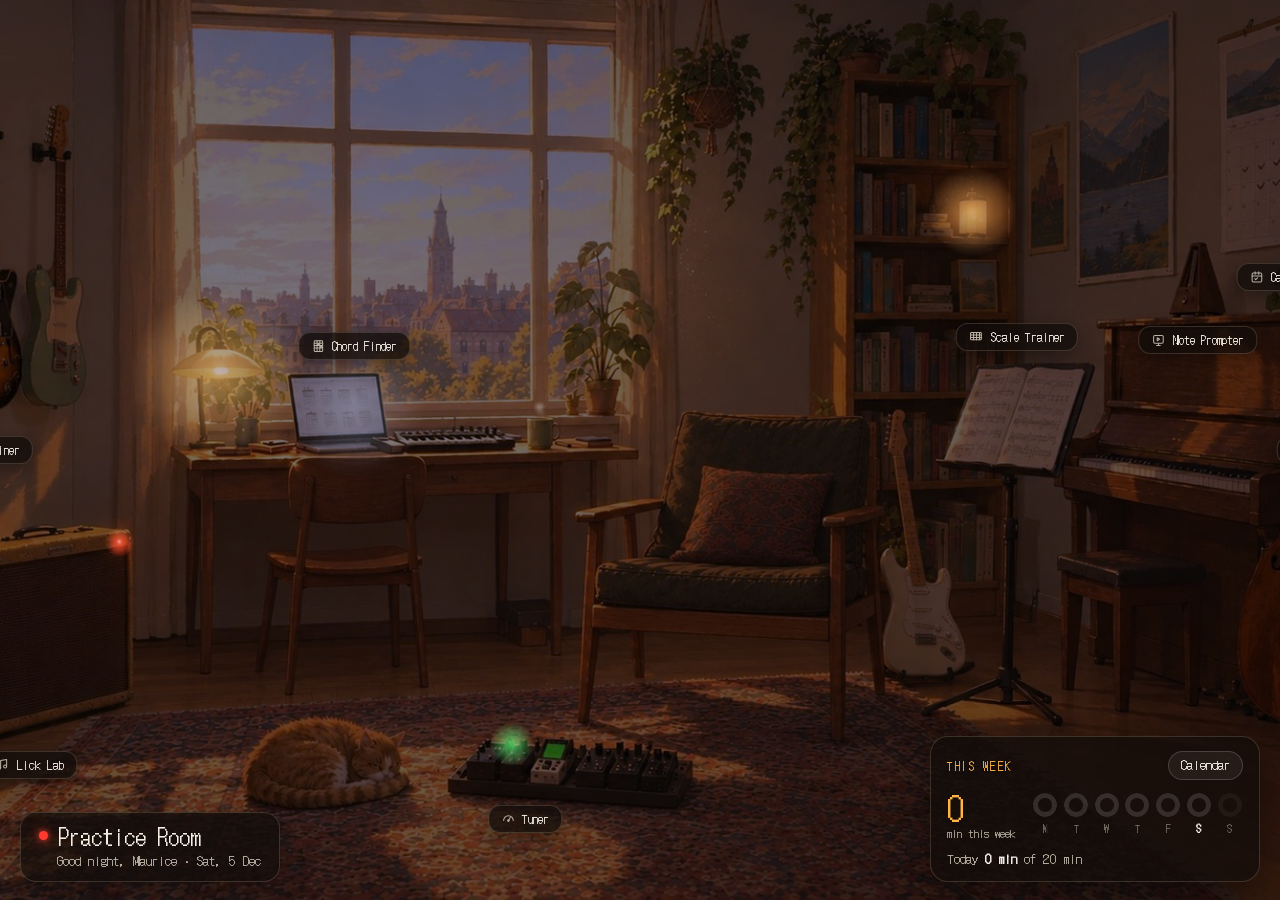
<file: index.html>
<!doctype html>
<html lang="en">
<head>
<meta charset="utf-8">
<meta name="viewport" content="width=device-width, initial-scale=1, viewport-fit=cover">
<title>Practice Room</title>
<link rel="icon" type="image/svg+xml" href="shared/favicon.svg">
<link rel="preconnect" href="https://fonts.googleapis.com">
<link rel="preconnect" href="https://fonts.gstatic.com" crossorigin>
<link href="https://fonts.googleapis.com/css2?family=Bricolage+Grotesque:opsz,wght@12..96,400;12..96,600;12..96,800&family=JetBrains+Mono:wght@400;600&family=DotGothic16&family=Pixelify+Sans:wght@400..700&family=VT323&family=Space+Mono:wght@400;700&family=Handjet:wght@300..700&display=swap" rel="stylesheet">
<style>
/* ════════════════════════════════════════════════════════════════════════════
   HOME · Practice Room (de kamer)
   Eén schermvullend beeld (home/room.jpg). Elk object in de kamer is een link naar een trainer.
   · Klikzones en labelplekken staan in "JOUW INSTELLINGEN" onderaan (TOOLS: spot + at).
   · Druk op E: bewerkmodus. Labels slepen; punten klikken rond een object en "Use zone" = nieuwe klikzone.
     Dat zijn overrides in practiceRoom.room (pos/zone, per bestandsnaam) bovenop TOOLS; "Copy as TOOLS code" maakt ze vast.
   · Druk op S: geheim menu (lettertype, labels, dag/nacht, beweging). Bewaard in deze browser (practiceRoom.room).
   · Beweging, zonder het beeld zelf te vervormen: lampjes flakkeren/pulseren, stof in de zonnestraal,
     damp uit de mok, zzz bij de kat, af en toe vogels achter het raam. Alles in SCENE (hoort bij dit beeld). Uit: motion:false.
   · Hover: alleen het label reageert (icoontje licht op en wipt even; of het rec-lampje, menu S), het beeld blijft zoals het is.
   · Dagdeel: 's avonds en 's nachts wordt de kamer donkerder en gaan de lampen meer gloeien.
     Testen: index.html?hour=22
   ════════════════════════════════════════════════════════════════════════════ */
:root{--bg:#0b0806;--tx:#f5efe6;--mut:#b8b0a3;--mut2:#7d766b;--glow:#ffb547;--teal:#4fe3d0;--violet:#b98cff;--rose:#ff8fab;--sky:#7cc4ff;--lime:#a8d672;--clay:#d9906a;
  --glass:rgba(18,13,10,.74);   /* geen backdrop-filter (live blur rekent elk beeld opnieuw boven de bewegende scène), dus iets dichter */
  --rec:#ff3b30;
  --df:"DotGothic16";--dw:400;--dfs:1;--dls:0;   /* lo-fi lettertype voor titels en labels (keuze in het menu S) */
 --line:rgba(255,231,200,.16);color-scheme:dark}
*{box-sizing:border-box}
[hidden]{display:none!important}
html,body{height:100%}
body{margin:0;overflow:hidden;background:var(--bg);color:var(--tx);font:16px/1.5 "Bricolage Grotesque",-apple-system,BlinkMacSystemFont,system-ui,sans-serif;-webkit-font-smoothing:antialiased}
a{color:var(--tx)}
button{font:inherit;color:inherit;cursor:pointer}
a:focus-visible,button:focus-visible{outline:3px solid var(--glow);outline-offset:3px;border-radius:8px}
.m{font-family:"JetBrains Mono",ui-monospace,Menlo,monospace}
/* lo-fi lettertype: titel, labels, mini-kalender, kop van de kalender */
.brand h1,.brand p,.lab,.mh span,.mh button,.big b,.big small,.wk div,.mt,.calh h2,.cst b,.setbox h3{font-family:var(--df),"Bricolage Grotesque",sans-serif;letter-spacing:var(--dls)}
.brand h1,.lab b,.big b,.calh h2,.cst b,.setbox h3{font-weight:var(--dw)}

/* ── scène: het beeld bedekt altijd het hele venster; alles erin schaalt mee (posities in % van het beeld) ── */
.scene{position:fixed;inset:0;overflow:hidden;background:#1a110a;transition:transform .3s ease}
/* overgang naar een trainer: de kamer zoomt heel licht in (geen blur: een filter over het hele scherm hapert in Firefox) en een warme sluier (zelfde kleur als --bg van shared/room.css)
   komt eroverheen; de trainer begint in diezelfde kleur en laat hem weer wegvloeien. Aankomen op Home: sluier vloeit weg
   zodra het beeld geladen is. Firefox kent geen View Transitions tussen pagina's, dus gewoon CSS. */
html{background:#8b5430}
.veil{position:fixed;inset:0;z-index:40;background:#8b5430;opacity:0;pointer-events:none;transition:opacity .3s ease-out}
body.arriving .veil{opacity:1;transition:none}
body.leave .veil{opacity:1;transition:opacity .16s ease-in}   /* weggaan kort, aankomen iets zachter */
body.leave .scene{transform:scale(1.015)}
body.leave .brand,body.leave .mini{opacity:0;transition:opacity .16s}
.room{position:absolute;left:50%;top:50%;width:max(100vw,calc(100vh * var(--ar)));aspect-ratio:var(--ar);transform:translate(-50%,-50%)}
.art{position:absolute;inset:0;width:100%;height:100%;display:block;user-select:none;-webkit-user-drag:none}
/* dagdeel */
.tod{position:absolute;inset:0;pointer-events:none;mix-blend-mode:multiply;opacity:0;transition:opacity 2s}
/* lichtjes: zacht gloeiend, sterker naarmate het donkerder is (--n = 0 overdag … 1 's nachts) */
.gl{position:absolute;transform:translate(-50%,-50%);aspect-ratio:1;pointer-events:none;mix-blend-mode:screen;opacity:calc(var(--a) + var(--n,0) * var(--b))}
.gl i{position:absolute;inset:0;border-radius:50%;background:radial-gradient(circle,var(--c) 0,transparent 68%);animation:var(--k) var(--d) ease-in-out infinite}
@keyframes kFlick{0%,100%{opacity:1}7%{opacity:.82}9%{opacity:.97}31%{opacity:.9}52%{opacity:1}64%{opacity:.86}67%{opacity:.98}88%{opacity:.92}}
@keyframes kPulse{50%{opacity:.45}}
@keyframes kSlow{50%{opacity:.7;transform:scale(1.05)}}
.room.nolights .gl i{animation:none}
canvas.fx{position:absolute;inset:0;width:100%;height:100%;pointer-events:none}
/* hover: het object licht op */
svg.hit{position:absolute;inset:0;width:100%;height:100%}
.hp{fill:transparent;cursor:pointer;outline:none}
.hbg{fill:transparent;pointer-events:none}
/* labels bij de objecten */
.lab{position:absolute;transform:translate(-50%,-50%);display:grid;justify-items:center;gap:2px;text-decoration:none;padding:5px 12px 6px;border-radius:12px;
  background:rgba(18,13,10,.76);border:1px solid var(--line);box-shadow:0 6px 18px rgba(0,0,0,.35);
  font-size:calc(clamp(12px,.78vw,15px) * var(--dfs));line-height:1.25;white-space:nowrap;transition:background .25s,border-color .25s,opacity .2s}
body.lab-hover .lab:not(.on):not(:focus-visible){opacity:0;pointer-events:none}   /* menu: labels alleen bij hover */
body.lab-idle .lab:not(.on):not(:focus-visible){opacity:0;pointer-events:none;transition:opacity 1.6s ease}   /* menu: vervagen na x s zonder muis */
body.edit .lab{opacity:1!important;pointer-events:auto!important;cursor:grab;outline:1px dashed var(--teal);outline-offset:2px}   /* bewerkmodus: slepen */
body.edit .lab.drag{cursor:grabbing;border-color:var(--teal);z-index:3}
.lab b{display:flex;align-items:center;gap:7px}
.lab b::before{content:"";width:7px;height:7px;border-radius:50%;background:#5a2723;box-shadow:inset 0 0 0 1px rgba(0,0,0,.35);transition:background .15s,box-shadow .15s}   /* rec-lampje: uit */
.lab.on b::before{background:var(--rec);box-shadow:0 0 6px var(--rec),0 0 14px rgba(255,59,48,.55)}                                                            /* … en aan bij hover */
/* standaard: het icoontje uit de icoonbalk van de trainers i.p.v. het rec-lampje (menu S: "Label mark") */
.lab .ic{width:1.2em;height:1.2em;flex:none;fill:none;stroke:currentColor;stroke-width:1.7;stroke-linecap:round;stroke-linejoin:round;color:var(--mut);
  transition:color .2s,transform .3s cubic-bezier(.3,1.7,.5,1),filter .2s}
.lab.on .ic{color:var(--glow);transform:translateY(-1px) scale(1.2) rotate(-7deg);filter:drop-shadow(0 0 4px rgba(255,181,71,.65))}
body:not(.mark-rec) .lab b::before{display:none}
body.mark-rec .lab .ic{display:none}
.lab small{position:absolute;left:50%;top:calc(100% + 6px);transform:translate(-50%,-4px);padding:4px 10px;border-radius:10px;background:rgba(20,14,10,.85);border:1px solid var(--line);
  color:#ffd79a;font-size:.86em;opacity:0;pointer-events:none;transition:opacity .25s,transform .25s}
.lab .bd{position:absolute;right:-8px;top:-8px;min-width:20px;height:20px;padding:0 6px;border-radius:999px;background:var(--teal);color:#06201c;font:600 11px/20px "JetBrains Mono",monospace;text-align:center;box-shadow:0 0 12px rgba(79,227,208,.6)}
.lab.on{background:rgba(30,20,12,.88);border-color:rgba(255,190,110,.5);z-index:2}
.lab.on small{opacity:1;transform:translate(-50%,0)}
/* bewerkmodus (toets E) */
body.edit .hp{fill:rgba(79,227,208,.12);stroke:var(--teal);stroke-width:1.5;stroke-dasharray:5 4;vector-effect:non-scaling-stroke}
body.edit .hbg{pointer-events:all;cursor:crosshair}
.draft{fill:rgba(255,181,71,.15);stroke:var(--glow);stroke-width:2;vector-effect:non-scaling-stroke;pointer-events:none}
.edbox{position:fixed;right:16px;bottom:16px;z-index:20;width:420px;padding:14px;border-radius:14px;background:#16120f;border:1px solid var(--teal);font-size:13px;box-shadow:0 18px 40px rgba(0,0,0,.6)}
.edbox p{margin:0 0 8px;color:var(--mut)}.edbox p b{color:var(--tx)}.edbox .fine{margin:10px 0 0;font-size:12px;color:var(--mut2)}
.edbox ul{margin:0 0 10px;padding-left:18px;color:var(--mut)}.edbox li{margin:2px 0}
.edbox select{background:#0d0b09;color:var(--tx);border:1px solid var(--line);border-radius:8px;padding:5px 8px;font:inherit}
.edbox .calbtn:disabled{opacity:.4;cursor:default}
.edbox textarea{width:100%;height:60px;background:#0d0b09;color:var(--tx);border:1px solid var(--line);border-radius:8px;font:12px/1.4 "JetBrains Mono",monospace;padding:8px;resize:vertical}
.edbox .row{display:flex;gap:8px;margin-top:8px;align-items:center}.edbox output{margin-left:auto;color:var(--teal)}
/* geheim menu (toets S) */
.setbox{position:fixed;right:16px;top:16px;z-index:21;width:330px;max-height:calc(100vh - 32px);overflow:auto;padding:14px 16px;border-radius:16px;background:#16120f;border:1px solid rgba(255,59,48,.45);font-size:13px;box-shadow:0 18px 40px rgba(0,0,0,.6)}
.sh{display:flex;align-items:center;justify-content:space-between}.setbox h3{margin:0;font-size:calc(20px * var(--dfs))}
.x2{width:30px;height:30px;border-radius:50%;border:1px solid rgba(255,255,255,.16);background:transparent;font-size:14px}.x2:hover{border-color:var(--glow)}
.setbox .note{margin:4px 0 6px;color:var(--mut);font-size:12px}
.sgh{margin:12px 0 2px;font-size:11px;letter-spacing:.14em;text-transform:uppercase;color:var(--glow)}
.sr{display:flex;align-items:center;justify-content:space-between;gap:10px;padding:4px 0;cursor:pointer}.sr.sub{padding-left:14px;color:var(--mut)}.sr.off{opacity:.35;pointer-events:none}
.sr select{background:#0d0b09;color:var(--tx);border:1px solid var(--line);border-radius:8px;padding:4px 8px;font:inherit;max-width:180px}
.sr input[type=checkbox]{width:16px;height:16px;accent-color:var(--rec)}.sr input[type=range]{width:110px;accent-color:var(--glow)}
.sr .rv{display:flex;align-items:center;gap:8px}.sr output{min-width:30px;text-align:right;color:var(--tx);font:12px "JetBrains Mono",monospace}
.setbox .row{display:flex;gap:8px;margin-top:12px}

/* ── vaste lagen boven de scène ── */
.brand{position:fixed;left:20px;bottom:18px;z-index:5;padding:10px 18px 11px;border-radius:16px;background:var(--glass);border:1px solid var(--line);box-shadow:0 10px 30px rgba(0,0,0,.35)}
body.brand-tr .brand{left:auto;right:20px;bottom:auto;top:18px}   /* menu S: plek van de titel */
body.brand-tl .brand{bottom:auto;top:18px}
.brand h1{margin:0;display:flex;align-items:center;gap:10px;font-size:calc(22px * var(--dfs));line-height:1.1}
.live{width:9px;height:9px;border-radius:50%;background:var(--rec);box-shadow:0 0 6px var(--rec),0 0 16px rgba(255,59,48,.6);animation:rec 2s ease-in-out infinite}   /* rec-lampje: knippert */
@keyframes rec{0%,52%{opacity:1}62%,92%{opacity:.18;box-shadow:none}}
@keyframes pulse{50%{opacity:.35}}
.brand p{margin:3px 0 0 18px;font-size:13px;color:var(--mut)}
.mini{position:fixed;right:20px;bottom:18px;z-index:5;width:330px;padding:14px 16px 13px;border-radius:18px;background:var(--glass);border:1px solid var(--line);box-shadow:0 14px 34px rgba(0,0,0,.4)}
.mh{display:flex;align-items:center;justify-content:space-between;gap:10px;margin-bottom:10px}
.mh span{font-size:12px;letter-spacing:.14em;text-transform:uppercase;color:var(--glow)}
.mh button{border:1px solid rgba(255,255,255,.16);background:rgba(255,255,255,.06);border-radius:999px;padding:4px 12px;font-size:12.5px}
.mh button:hover{border-color:var(--glow)}
.mrow{display:flex;align-items:center;gap:16px}
.big{display:grid;line-height:1}.big b{font-size:calc(34px * var(--dfs));color:var(--glow)}.big small{font-size:11.5px;color:var(--mut);margin-top:4px}
.wk{display:grid;grid-template-columns:repeat(7,1fr);gap:4px;flex:1}
.wk div{display:grid;justify-items:center;gap:4px;font-size:10.5px;color:var(--mut2)}
.dr{width:24px;height:24px;border-radius:50%;background:conic-gradient(var(--glow) calc(var(--p) * 1turn),rgba(255,255,255,.13) 0);-webkit-mask:radial-gradient(circle,transparent 6.5px,#000 7.5px);mask:radial-gradient(circle,transparent 6.5px,#000 7.5px)}
.dr.met{background:var(--glow);box-shadow:0 0 10px rgba(255,181,71,.55);-webkit-mask:none;mask:none}
.dr.rest{background:none;box-shadow:inset 0 0 0 1px rgba(255,255,255,.18);-webkit-mask:none;mask:none}
.dr.fut{opacity:.35}
.wk .td{color:var(--tx);font-weight:600}
.mt{margin-top:9px;font-size:13px;color:var(--mut)}.mt b{color:var(--tx)}

/* ── volledige kalender (venster) ── */
dialog.cdlg{width:min(1160px,94vw);max-height:92vh;padding:0;border:1px solid var(--line);border-radius:24px;background:rgba(16,12,10,.94);color:var(--tx);box-shadow:0 30px 80px rgba(0,0,0,.7)}
dialog.cdlg::backdrop{background:rgba(6,4,3,.62)}
.x{position:absolute;right:16px;top:14px;width:36px;height:36px;border-radius:50%;border:1px solid rgba(255,255,255,.16);background:transparent;font-size:18px;z-index:7}
.x:hover{border-color:var(--glow)}
.cal{position:relative;padding:28px;--cs:15px}
.calh{display:flex;flex-wrap:wrap;align-items:flex-end;justify-content:space-between;gap:16px 32px;margin-bottom:22px;padding-right:44px}
.calh h2{margin:0;font-size:36px;font-weight:800;letter-spacing:-.025em}
.cst{display:flex;flex-wrap:wrap;gap:10px 30px}.cst div{display:grid}.cst b{font-size:22px;font-weight:700;color:var(--glow)}.cst small{font-size:12px;color:var(--mut)}
.calbox{overflow-x:auto;padding-bottom:6px}
.calmo{display:grid;gap:4px;margin-left:38px;font-size:11px;color:var(--mut2);height:16px;width:max-content}
.calrow{display:flex;gap:8px;width:max-content}
.calwd{display:grid;grid-template-rows:repeat(7,var(--cs));gap:4px;width:30px;font-size:11px;color:var(--mut2)}.calwd span{line-height:var(--cs)}
.calgrid{display:grid;grid-template-rows:repeat(7,var(--cs));grid-auto-flow:column;gap:4px}
.cd{width:var(--cs);height:var(--cs);border-radius:50%;border:0;padding:0;background:rgba(255,255,255,.07);cursor:pointer;transition:transform .15s}
.cd:hover{transform:scale(1.35)}
.cd.fut{background:transparent;cursor:default}.cd.rest:not(.on){background:transparent;box-shadow:inset 0 0 0 1px rgba(255,255,255,.12)}
.cd.on{box-shadow:0 0 8px rgba(255,181,71,.25)}
.cd.met{box-shadow:0 0 0 2px #f5efe6,0 0 12px 2px rgba(255,181,71,.45);opacity:1!important}
.cd.today:not(.met){outline:2px solid var(--glow);outline-offset:2px;animation:pulse 2.4s ease-in-out infinite}
.calf{display:flex;flex-wrap:wrap;align-items:center;justify-content:space-between;gap:12px;margin-top:16px}
.callg{display:flex;flex-wrap:wrap;gap:8px 20px;font-size:13px;color:var(--mut)}
.callg i{display:inline-block;width:11px;height:11px;border-radius:50%;margin-right:7px;vertical-align:-1px}
.callg i.p{background:var(--violet)}.callg i.c{background:var(--rose)}.callg i.f{background:var(--teal)}.callg i.s{background:var(--glow)}.callg i.cf{background:var(--sky)}.callg i.l{background:var(--lime)}.callg i.e{background:var(--clay)}.callg i.m{background:#f5efe6}.callg i.r{background:transparent;box-shadow:inset 0 0 0 2px #f5efe6}
.calbtn{border:1px solid rgba(255,255,255,.14);background:rgba(255,255,255,.05);color:var(--tx);border-radius:999px;padding:7px 14px;font:inherit;font-size:13px;cursor:pointer}
.calbtn:hover,.calbtn[aria-expanded="true"]{border-color:var(--glow)}
.calgoals{margin-top:14px;padding-top:14px;border-top:1px solid rgba(255,255,255,.08)}.calgoals p{margin:0 0 10px;font-size:13px;color:var(--mut)}
.gl2{display:flex;flex-wrap:wrap;gap:10px}.gl2 label{display:grid;gap:4px;font-size:12px;color:var(--mut)}
.gl2 input{width:84px;background:rgba(255,255,255,.06);border:1px solid rgba(255,255,255,.14);border-radius:10px;color:var(--tx);padding:7px 9px;font:inherit;font-size:15px}
.gl2 small{font-size:11px;color:var(--mut2)}
.caltip{position:absolute;z-index:5;white-space:pre-line;pointer-events:none;background:#16151c;border:1px solid rgba(255,255,255,.14);border-radius:10px;padding:8px 11px;font-size:12.5px;line-height:1.45;max-width:340px;box-shadow:0 12px 30px rgba(0,0,0,.5)}
.calpop{position:absolute;z-index:6;width:250px;background:#16151c;border:1px solid rgba(255,181,71,.4);border-radius:14px;padding:14px;box-shadow:0 18px 40px rgba(0,0,0,.6)}
.calpop p{margin:4px 0 10px;font-size:13px;color:var(--mut)}
.stp{display:flex;align-items:center;justify-content:space-between;gap:8px;margin-bottom:10px}
.stp button{width:36px;height:36px;border-radius:50%;border:1px solid rgba(255,255,255,.18);background:transparent;color:var(--tx);font-size:20px;cursor:pointer}
.stp output{font-size:20px;font-weight:700;color:var(--glow)}
.qk{display:flex;flex-wrap:wrap;gap:6px}.qk button{border:0;border-radius:999px;padding:5px 10px;background:rgba(255,255,255,.08);color:var(--tx);font:inherit;font-size:12px;cursor:pointer}
.qk button:hover,.stp button:hover{background:rgba(255,181,71,.2)}
.bk{margin-top:22px;padding-top:18px;border-top:1px solid rgba(255,255,255,.08);display:grid;justify-items:center;text-align:center;color:var(--mut)}.bk .prb-row{justify-content:center}
.prb-row{display:flex;flex-wrap:wrap;gap:8px}.prb-msg{margin:8px 0 0;font-size:13px;line-height:1.45;opacity:.8}
.foot{margin:14px 0 0;font-size:13px;color:var(--mut2);text-align:center}
@media (prefers-reduced-motion:reduce){.gl i,.live{animation:none}.scene,.lab{transition:none}body.leave .scene{filter:none;transform:none}}   /* de sluier vervaagt wel (alleen doorzichtigheid) */
</style>
</head>
<body class="arriving">
<div class="scene" id="scene">
  <div class="room" id="room">
    <img class="art" id="art" alt="" draggable="false">
    <div class="tod" id="todCool"></div>
    <div class="tod" id="todNight"></div>
    <div id="gls"></div>
    <canvas class="fx" id="fx" aria-hidden="true"></canvas>
    <svg class="hit" id="hit" aria-hidden="true"></svg>
    <nav id="labs" aria-label="Trainers"></nav>
  </div>
</div>

<header class="brand"><h1><span class="live" aria-hidden="true"></span><span id="brandT"></span></h1><p id="greet"></p></header>

<aside class="mini" id="mini" aria-label="Practice this week">
  <div class="mh"><span id="miniH"></span><button type="button" id="openCal"></button></div>
  <div class="mrow"><div class="big"><b id="mWeekT">0</b><small id="mWeekL"></small></div><div class="wk" id="mWeek"></div></div>
  <div class="mt" id="mToday"></div>
</aside>

<dialog class="cdlg" id="calDlg" aria-labelledby="calH">
  <button type="button" class="x" id="calClose" aria-label="Close">✕</button>
  <!-- oefenkalender: één stip per dag; teal = Fretboard, goud = Scale, violet = Note Prompter, wit = zonder app; ring = dagdoel gehaald -->
  <section class="cal" id="cal">
    <div class="calh"><h2 id="calH"></h2><div class="cst" id="calStats"></div></div>
    <div class="calbox"><div class="calmo" id="calMonths"></div><div class="calrow"><div class="calwd" id="calWd"></div><div class="calgrid" id="calGrid" role="grid"></div></div></div>
    <div class="calf"><div class="callg" id="calLegend"></div><button type="button" class="calbtn" id="calGoalsBtn" aria-expanded="false"></button></div>
    <div class="calgoals" id="calGoals" hidden></div>
    <div class="caltip" id="calTip" role="tooltip" hidden></div>
    <div class="calpop" id="calPop" role="dialog" hidden></div>
    <div class="bk" aria-label="Backup"><div id="prBackup" data-app="Home" data-btn="calbtn"></div></div>
    <p class="foot" id="foot"></p>
  </section>
</dialog>

<div class="veil" aria-hidden="true"></div>

<div class="edbox" id="edBox" hidden>
  <p><b>Edit mode</b> · press E to leave</p>
  <ul>
    <li><b>Move a label:</b> drag it. It stays there.</li>
    <li><b>New click zone:</b> click points around an object (dashed = current zones), pick the object below and press <b>Use zone</b>.</li>
  </ul>
  <textarea id="edOut" readonly spellcheck="false" placeholder="Points of the new zone appear here"></textarea>
  <div class="row"><button type="button" class="calbtn" id="edUndo">Undo point</button><button type="button" class="calbtn" id="edClear">Clear</button><output class="m" id="edPos"></output></div>
  <div class="row"><select id="edFor" aria-label="Object for the new zone"></select><button type="button" class="calbtn" id="edUse">Use zone</button></div>
  <div class="row"><button type="button" class="calbtn" id="edReset">Reset positions</button><button type="button" class="calbtn" id="edCode">Copy as TOOLS code</button><output id="edMsg"></output></div>
  <p class="fine">Changes are saved in this browser only. To keep them for good (other browsers too), press <b>Copy as TOOLS code</b> and paste it over <span class="m">const TOOLS</span> in index.html.</p>
</div>

<div class="setbox" id="setBox" role="dialog" aria-labelledby="setH" hidden>
  <div class="sh"><h3 id="setH">Settings</h3><button type="button" class="x2" id="setClose" aria-label="Close">✕</button></div>
  <p class="note">Secret menu: press S to open or close. Saved in this browser.</p>
  <div id="setRows"></div>
  <p class="note" id="setRm" hidden>Animations are turned off in Windows, so the room stays still.</p>
  <div class="row"><button type="button" class="calbtn" id="setReset">Reset to defaults</button></div>
</div>

<script src="shared/backup.js"></script>         <!-- back-up (PRB): vóór de app, zie daar -->
<script>

/* ╔══════════════════════════════════════════════════════════════════════════╗
   ║  JOUW INSTELLINGEN — alleen hier aanpassen                                ║
   ║  Pas de tekst tussen de aanhalingstekens aan. Laat komma's en haakjes      ║
   ║  staan. Na opslaan: pagina vernieuwen.                                    ║
   ╚══════════════════════════════════════════════════════════════════════════╝ */
const CONFIG={
  name:'Maurice',
  brand:'Practice Room',
  greetings:{morning:'Good morning',afternoon:'Good afternoon',evening:'Good evening',night:'Good night'},
  image:'home/room.jpg',     /* het beeld van de kamer */
  imageSize:[1672,941],      /* breedte en hoogte in pixels; alle coördinaten hieronder gaan over dit beeld */
  dayNight:true,             /* false = altijd de kamer zoals op het beeld */
  motion:true,               /* false = de kamer staat stil (lampjes, stofjes, damp, vogels) */
                             /* dayNight en motion zijn de standaard; het geheime menu (toets S) overschrijft ze en onthoudt dat in deze browser */
  footer:'Progress is saved in this browser. Open the trainers in the same browser to keep it.'
};

/* Trainers: één blok { … } per trainer.
   spot = de klikzone: punten [x,y] rond het object, in pixels van het beeld (druk E op de pagina om ze te tekenen).
   at   = waar het label staat [x,y].
   Makkelijker: druk E op de pagina, sleep de labels en teken zones; "Copy as TOOLS code" geeft dit hele blok terug om hier te plakken.
   live = 'fretboard', 'scales', 'prompter', 'moves' of 'ear' toont je actuele voortgang in het label.
   (Chord Moves, de piano, staat hier bewust niet meer; chord-moves.html en zijn gegevens blijven bestaan.) */
const TOOLS=[
  {file:'fretboard-trainer.html', name:'Fretboard Trainer', tagline:'Find every note, on every string.', live:'fretboard',
   spot:[[0,240],[42,232],[50,92],[46,64],[64,58],[82,90],[78,232],[102,250],[136,250],[138,88],[150,82],[162,88],[166,252],[194,270],[210,268],[214,110],[222,104],[234,108],[236,268],[254,286],[254,420],[236,428],[198,420],[160,434],[120,432],[100,446],[60,450],[0,447]], at:[126,470]},
  {file:'lick-lab.html', name:'Lick Lab', tagline:'Record a lick, play it over every chord.',
   spot:[[92,568],[110,560],[180,553],[185,546],[235,545],[240,552],[300,555],[306,565],[305,738],[290,750],[150,772],[96,772]], at:[198,800]},
  {file:'chord-finder.html', name:'Chord Finder', tagline:'Every voicing of a chord, all over the neck.',
   spot:[[484,392],[589,387],[592,456],[622,463],[620,474],[498,476],[486,466]], at:[537,362]},
  {file:'tuner.html', name:'Tuner', tagline:'Strobe tuner, through your audio interface.',
   spot:[[640,778],[662,767],[700,762],[760,764],[784,768],[795,796],[792,824],[700,828],[641,826],[635,800]], at:[716,856]},
  {file:'toonladder-trainer.html', name:'Scale Trainer', tagline:'Scales, arpeggios and progressions.', live:'scales',
   spot:[[1150,381],[1311,376],[1292,497],[1226,501],[1226,700],[1286,756],[1274,763],[1220,714],[1130,754],[1122,746],[1210,700],[1210,499],[1144,491]], at:[1230,352]},
  {file:'ear-trainer.html', name:'Ear Trainer', tagline:'Hear an interval, name it.', live:'ear',
   spot:[[1632,92],[1668,96],[1672,140],[1660,230],[1618,330],[1660,345],[1672,360],[1672,770],[1600,772],[1556,800],[1536,806],[1520,770],[1478,742],[1462,690],[1470,600],[1488,520],[1478,450],[1496,390],[1540,350],[1580,330],[1612,220]], at:[1560,470]},
  {file:'note-prompter.html', name:'Note Prompter', tagline:'Random notes and chords, on your foot pedal.', live:'prompter',
   spot:[[1410,255],[1428,255],[1452,328],[1387,330]], at:[1419,356]},
];
/* De wandkalender opent je oefenkalender. */
const CALSPOT={name:'Calendar',spot:[[1440,30],[1500,12],[1572,8],[1575,250],[1444,264]],at:[1508,290]};
/* ═════════════════════════ einde van jouw instellingen ═════════════════════ */

/* SCÈNE — hoort bij home/room.jpg. Nieuw beeld? Dan deze punten opnieuw afstemmen (E toont coördinaten).
   gl = lichtje: at = plek, r = straal, c = kleur, a = sterkte overdag, b = extra 's nachts
   fx = dingen die het canvas tekent */
const SCENE={
  gl:[
    {at:[395,392],r:95,c:'rgba(255,190,110,.55)',a:.55,b:.6,k:'kFlick',d:6},                  /* bureaulamp */
    {at:[1184,222],r:48,c:'rgba(255,170,90,.7)',a:.5,b:.6,k:'kFlick',d:4.3},                  /* lantaarntje in de kast */
    {at:[292,567],r:16,c:'rgba(255,70,40,.95)',a:.7,b:.3,k:'kPulse',d:2.8},                   /* lampje versterker */
    {at:[702,778],r:24,c:'rgba(90,255,120,.75)',a:.5,b:.5,k:'kPulse',d:3.4},                  /* tuner */
    {at:[537,428],r:75,c:'rgba(190,210,255,.28)',a:.4,b:.6,k:'kSlow',d:7},                    /* laptopscherm */
  ],
  fx:{
    beam:[[380,40],[800,40],[1150,880],[420,900]],   /* zonnestraal met stofjes: hoeken boven-links, boven-rechts, onder-rechts, onder-links */
    steam:[732,437],                                   /* mok (rand, midden) */
    zzz:[590,768],                                     /* kat: hier beginnen de z'tjes */
    panes:[[371,30,515,131],[371,150,515,420],[535,35,721,136],[535,155,721,420],[741,44,803,142],[741,159,803,420]]   /* ruiten: vogels vliegen alleen daarachter */
  }
};

/* Overige teksten. Mag je ook aanpassen. */
const TEXT={
  cal:{title:'Your practice',week:'this week',month:'this month',today:'today / goal',rest:'rest day',
       fret:'Fretboard Trainer',scale:'Scale Trainer',prompt:'Note Prompter',moves:'Chord Moves',lick:'Lick Lab',finder:'Chord Finder',ear:'Ear Trainer',earT:(m,n,p)=>`Ear Trainer ${m}`+(n?` (${n} intervals, ${p}% right)`:''),manual:'Without the app',promptT:(m,n)=>`Prompter ${m}`+(n?` (${n} prompts)`:''),lickT:m=>`Lick Lab ${m}`,movesT:(m,l)=>`Chord Moves ${m}`+(l?` (${l})`:''),finderT:(m,l)=>`Chord Finder ${m}`+(l?` (${l})`:''),goalMet:'Daily goal met',none:'no practice',goal:g=>`goal ${g}`,
       fretT:(m,n,p)=>`Fretboard ${m}`+(n?` (${n} notes, ${p}% right)`:''),scaleT:(m,l)=>`Scale ${m}`+(l?` (${l})`:''),manT:m=>`Without the app ${m}`,
       popQ:'Practised without the app?',less:'5 minutes less',more:'5 minutes more',clear:'Clear',
       goalsBtn:'Daily goals',goalsHelp:'Minutes per day of the week. 0 = rest day: it just doesn’t count.',
       wd:['Mon','Tue','Wed','Thu','Fri','Sat','Sun'],wdLong:['Monday','Tuesday','Wednesday','Thursday','Friday','Saturday','Sunday']},
  mini:{title:'This week',week:'this week',open:'Calendar',today:(a,b)=>`Today <b>${a}</b> of ${b}`,rest:'Rest day today',wd:['M','T','W','T','F','S','S']},
  due:n=>n===1?'1 note due today':`${n} notes due today`,caughtUp:'All caught up for today',
  dueEar:n=>n===1?'1 interval due today':`${n} intervals due today`,
  promptToday:n=>`${n} prompts today`,movesLearned:(n,t)=>`${n} of ${t} moves learned`,calSub:t=>t?`${t} this week`:'Your practice log'
};

/* ════════════════════════════════════════════════════════════════════════════
   Vanaf hier: de werking van de pagina.
   ════════════════════════════════════════════════════════════════════════════ */
(function(){
'use strict';
const $=s=>document.querySelector(s);
const esc=s=>String(s).replace(/[&<>"]/g,c=>({'&':'&amp;','<':'&lt;','>':'&gt;','"':'&quot;'}[c]));
const reduce=matchMedia('(prefers-reduced-motion: reduce)').matches;   /* Windows: animaties uit → kamer staat stil */
const [W,H]=CONFIG.imageSize,IMG=CONFIG.image;
const px=x=>(x/W*100).toFixed(3)+'%',py=y=>(y/H*100).toFixed(3)+'%';
const read=k=>{try{return JSON.parse(localStorage.getItem(k)||'null');}catch(e){return null;}};
/* Gegevens die een trainer meegaf in de link naar Home (#pr=…): bewaren in Home's eigen cache. */
let CACHE=read('practiceRoom.cache')||{};
(function(){const m=/[#&]pr=([^&]*)/.exec(location.hash);if(!m)return;
  try{const d=JSON.parse(decodeURIComponent(m[1]));if(d&&typeof d==='object'){Object.assign(CACHE,d);localStorage.setItem('practiceRoom.cache',JSON.stringify(CACHE));}}catch(e){}
  try{history.replaceState(null,'',location.pathname+location.search);}catch(e){}})();
addEventListener('hashchange',()=>{if(/[#&]pr=/.test(location.hash))location.reload();});

/* ── gegevens uit de trainers (alleen lezen) ── */
function fretDue(){const sum=read('practiceRoom.fretSum');if(sum&&Array.isArray(sum.due))return{due:sum.due.length,practised:sum.practised};
  const s=read('fretTrainer.v1');if(!s||typeof s!=='object')return CACHE.fret&&Array.isArray(CACHE.fret.due)?{due:CACHE.fret.due.length,practised:CACHE.fret.practised}:null;
  const today=Math.floor((Date.now()-new Date().getTimezoneOffset()*6e4)/864e5)+(+s.off||0);
  const due=Object.values(s.srs||{}).filter(e=>e&&e.due<=today).length;
  return{due,practised:Object.keys(s.stats||{}).length};}
/* Ear Trainer: intervallen die vandaag aan de beurt zijn (srs in earTrainer.v1, alleen lezen; dagnummer zoals de trainer, met 'off') */
function earDue(){const s=read('earTrainer.v1');if(!s||typeof s!=='object'||!s.srs||typeof s.srs!=='object')return null;
  const today=Math.floor((Date.now()-new Date().getTimezoneOffset()*6e4)/864e5)+(+s.off||0),v=Object.values(s.srs).filter(e=>e&&typeof e==='object');
  return{due:v.filter(e=>e.due<=today).length,practised:v.length};}
function progName(){const s=read('toonladderTrainer:v1');
  if(!s||!Array.isArray(s.progs)||!s.progs.length)return CACHE.scale&&CACHE.scale.p&&CACHE.scale.p.name||null;
  const p=s.progs.find(x=>x.id===(s.view&&s.view.prog))||s.progs[0];return p&&p.name||null;}
/* label: tweede regel (bij hover) en eventueel een teller */
function summary(t){
  if(t.live==='fretboard'){const d=fretDue();if(d&&d.practised)return d.due?{line:TEXT.due(d.due),badge:d.due}:{line:TEXT.caughtUp};}
  if(t.live==='ear'){const d=earDue();if(d&&d.practised)return d.due?{line:TEXT.dueEar(d.due),badge:d.due}:{line:TEXT.caughtUp};}
  if(t.live==='scales'){const n=progName();if(n)return{line:n};}
  if(t.live==='prompter'){const L=read('notePrompter.log')||(CACHE.prompt&&CACHE.prompt.log)||{},td=L[dKey(new Date())];if(td&&td.n)return{line:TEXT.promptToday(td.n)};}
  if(t.live==='moves'){const m=read('practiceRoom.movesSum')||(CACHE.moves&&CACHE.moves.sum);if(m&&m.total)return{line:TEXT.movesLearned(+m.learned||0,+m.total)};}
  return{line:t.tagline||''};}

/* ══ SCÈNE ══════════════════════════════════════════════════════════════════════ */
/* key = vaste naam voor de overrides in practiceRoom.room (bestandsnaam; 'cal' = wandkalender), los van de volgorde in TOOLS */
const room=$('#room'),SPOTS=TOOLS.map((t,i)=>Object.assign({id:'t'+i,key:t.file},t)).concat([Object.assign({id:'cal',key:'cal',file:'#calendar'},CALSPOT)]);
/* icoontjes bij de labels: kopie van de iconen in ROOM.apps (shared/rail.js; Home laadt rail.js niet), plus de kalender */
const ICONS={
  'index.html':'<path d="M4 11 12 4l8 7v9H4z"/><path d="M9.5 20v-5h5v5"/>',
  'fretboard-trainer.html':'<path d="M3 18c3 0 3-4 6-4s3 4 6 4 3-12 6-12"/><circle cx="9" cy="14" r="1.2"/><circle cx="15" cy="18" r="1.2"/>',
  'toonladder-trainer.html':'<rect x="3" y="6" width="18" height="12" rx="1.5"/><path d="M3 10h18M3 14h18M8 6v12M13 6v12M18 6v12"/>',
  'chord-finder.html':'<rect x="5" y="3" width="14" height="18" rx="1.5"/><path d="M5 7h14M9.7 3v18M14.3 3v18M5 11h14M5 15h14"/><circle cx="12" cy="9" r="1.4" fill="currentColor"/><circle cx="16.6" cy="13" r="1.4" fill="currentColor"/>',
  'lick-lab.html':'<path d="M9 18V6l10-2v12"/><circle cx="6.5" cy="18" r="2.5"/><circle cx="16.5" cy="16" r="2.5"/>',
  'note-prompter.html':'<rect x="4" y="4" width="16" height="13" rx="2"/><path d="M9 21h6M12 17v4"/><path d="M10 13V8l4 2.5z"/>',
  'ear-trainer.html':'<path d="M7 9.5a5 5 0 0 1 10 0c0 2.6-1.8 3.6-2.6 4.9-.7 1.1-.6 2.7-1.6 3.8a2.6 2.6 0 0 1-4.3-.8"/><path d="M10 9.7a2 2 0 1 1 3.4 1.4c-.6.6-1.1 1-1.1 1.9"/>',
  'tuner.html':'<path d="M4 16a8 8 0 0 1 16 0"/><path d="M12 16l3.5-6"/><circle cx="12" cy="16" r="1.3" fill="currentColor"/>',
  'cal':'<rect x="4" y="5" width="16" height="15" rx="2"/><path d="M4 10h16M9 3v4M15 3v4"/><path d="M8.5 14.5l1.5 1.5 3-3"/>'};
const atOf=s=>S.pos[s.key]||s.at,spotOf=s=>S.zone[s.key]||s.spot;   /* versleept label / eigen zone (bewerkmodus) gaat vóór TOOLS */
function buildScene(){
  room.style.setProperty('--ar',W+' / '+H);document.documentElement.style.setProperty('--ar',W/H);
  $('#art').src=IMG;
  $('#gls').innerHTML=SCENE.gl.map(g=>'<div class="gl" style="left:'+px(g.at[0])+';top:'+py(g.at[1])+';width:'+px(2*g.r)+';--a:'+g.a+';--b:'+g.b+'"><i style="--c:'+g.c+';--k:'+g.k+';--d:'+g.d+'s"></i></div>').join('');
  const svg=$('#hit');svg.setAttribute('viewBox','0 0 '+W+' '+H);svg.setAttribute('preserveAspectRatio','none');
  renderZones();renderLabels();}
function renderZones(){const pts=s=>spotOf(s).map(p=>p.join(',')).join(' ');   /* punten van een klikzone */
  $('#hit').innerHTML='<rect class="hbg" width="'+W+'" height="'+H+'"/>'+SPOTS.map(s=>'<polygon class="hp" data-id="'+s.id+'" points="'+pts(s)+'"/>').join('')+'<polygon class="draft" id="draft" points=""/>';
  edShow();}   /* de schets van een nieuwe zone blijft staan */
function renderLabels(){
  $('#labs').innerHTML=SPOTS.map(s=>{const sm=s.id==='cal'?{line:TEXT.calSub(weekMin(calLogs())>0?fmtMin(weekMin(calLogs())):'')}:summary(s),at=atOf(s);
    return '<a class="lab" href="'+esc(s.file)+'" data-id="'+s.id+'" draggable="false" style="left:'+px(at[0])+';top:'+py(at[1])+'"><b>'+(ICONS[s.key]?'<svg class="ic" viewBox="0 0 24 24" aria-hidden="true">'+ICONS[s.key]+'</svg>':'')+esc(s.name)+'</b>'
      +(sm.line?'<small>'+esc(sm.line)+'</small>':'')+(sm.badge?'<span class="bd" aria-label="'+esc(sm.line)+'">'+sm.badge+'</span>':'')+'</a>';}).join('');
  if(active)setActive(active,1);}

/* hover: het label licht op (rec-lampje aan); het beeld blijft zoals het is. Meteen de pagina en zijn hoek alvast ophalen. */
let active=null;
function setActive(id,force){if(id===active&&!force)return;active=id;
  document.querySelectorAll('.lab').forEach(e=>e.classList.toggle('on',e.dataset.id===id));
  room.style.cursor=id?'pointer':'';if(id)prefetch(id);}
/* vooraf ophalen: de trainer, zijn hoek van de kamer (home/corners/) en de gedeelde schil. Alleen een hint aan de browser. */
const CORNER={'fretboard-trainer.html':'fretboard','toonladder-trainer.html':'scale-trainer','chord-finder.html':'chord-finder','lick-lab.html':'lick-lab','note-prompter.html':'note-prompter','tuner.html':'tuner'};
const fetched=new Set();
function prefetch(id){const s=SPOTS.find(x=>x.id===id);if(!s||s.file[0]==='#'||fetched.has(s.file))return;fetched.add(s.file);
  const hint=h=>{const l=document.createElement('link');l.rel='prefetch';l.href=h;document.head.appendChild(l);};
  hint(s.file);if(CORNER[s.file])new Image().src='home/corners/corner-'+CORNER[s.file]+'.jpg';
  if(CORNER[s.file]&&s.file!=='toonladder-trainer.html'&&!fetched.has('shared')){fetched.add('shared');['shared/room.css','shared/look.js','shared/rail.js'].forEach(hint);}}
/* weggaan: sluier erover (shared/room.css begint in dezelfde kleur), daarna pas navigeren; terugval na 300 ms */
let leaving=false;
function go(id){const s=SPOTS.find(x=>x.id===id);if(!s||leaving)return;
  if(s.file==='#calendar'){openCal();return;}
  leaving=true;prefetch(id);document.body.classList.add('leave');setActive(null);
  let done=false;const nav=()=>{if(done)return;done=true;location.href=s.file;};
  $('.veil').addEventListener('transitionend',e=>{if(e.propertyName==='opacity')nav();});setTimeout(nav,300);}
function bindScene(){
  const hit=$('#hit'),labs=$('#labs');
  hit.addEventListener('mouseover',e=>{const p=e.target.closest('.hp');if(!edit)setActive(p?p.dataset.id:null);});
  hit.addEventListener('mouseleave',()=>setActive(null));
  hit.addEventListener('click',e=>{if(edit){edClick(e);return;}const p=e.target.closest('.hp');if(p)go(p.dataset.id);});
  labs.addEventListener('mouseover',e=>{const a=e.target.closest('.lab');if(!edit)setActive(a?a.dataset.id:null);});
  labs.addEventListener('focusin',e=>{const a=e.target.closest('.lab');if(a)setActive(a.dataset.id);});
  labs.addEventListener('mouseleave',()=>setActive(null));
  labs.addEventListener('click',e=>{const a=e.target.closest('.lab');if(!a)return;if(edit){e.preventDefault();return;}
    if(e.ctrlKey||e.metaKey||e.shiftKey)return;e.preventDefault();go(a.dataset.id);});
  addEventListener('pageshow',()=>{leaving=false;document.body.classList.remove('leave');kickFx();});   /* terug met de knop Vorige */
  /* aankomen: warme sluier weg zodra het beeld er is (of na 900 ms) */
  const art=$('#art'),shown=()=>setTimeout(()=>document.body.classList.remove('arriving'),30);   /* geen rAF: die wacht in een verborgen tabblad */
  if(art.complete&&art.naturalWidth)shown();else{art.addEventListener('load',shown,{once:true});art.addEventListener('error',shown,{once:true});}
  setTimeout(shown,900);
  /* labels vervagen na S.labelFade s zonder muis (0 = nooit); bewegen, een toets of klik haalt ze terug */
  ['mousemove','pointerdown','keydown','wheel'].forEach(t=>addEventListener(t,wake,{passive:true}));}
let idleT=0;
function wake(){clearTimeout(idleT);document.body.classList.remove('lab-idle');
  if(S.labelFade>0)idleT=setTimeout(()=>{if(!edit)document.body.classList.add('lab-idle');},S.labelFade*1000);}

/* ══ GEHEIM MENU (toets S) ══════════════════════════════════════════════════════
   Opslag: practiceRoom.room (alleen Home schrijft hier). Onleesbaar → kopie naar practiceRoom.room.bad, standaard gebruiken. */
const FONTS={            /* naam, font-family, gewicht, grootte-factor, letterafstand */
  dotgothic:['DotGothic16','"DotGothic16"',400,1,'0'],
  pixelify:['Pixelify Sans','"Pixelify Sans"',500,1,'0'],
  vt323:['VT323','"VT323"',400,1.3,'.01em'],
  spacemono:['Space Mono','"Space Mono"',700,.92,'-.01em'],
  handjet:['Handjet','"Handjet"',500,1.15,'0'],
  bricolage:['Bricolage (original)','"Bricolage Grotesque"',700,1,'-.02em']};
const SKEY='practiceRoom.room';
const DEF={font:'dotgothic',labels:'always',labelFade:6,mark:'icon',brand:'bl',day:CONFIG.dayNight?'auto':'day',motion:CONFIG.motion!==false,lights:true,dust:true,dustAmount:90,steam:true,zzz:true,zzzStrength:.6,zzzEvery:3.5,birds:true};
const SETUI=[
  {k:'font',t:'select',l:'Font',o:Object.entries(FONTS).map(([k,f])=>[k,f[0]])},
  {k:'labels',t:'select',l:'Labels',o:[['always','Always visible'],['hover','Only on hover']]},
  {k:'labelFade',t:'range',l:'Fade labels after (s idle, 0 = never)',min:0,max:30,step:1},
  {k:'mark',t:'select',l:'Label mark',o:[['icon','Icon'],['rec','Rec lamp']]},
  {k:'brand',t:'select',l:'Title panel',o:[['bl','Bottom left'],['tl','Top left'],['tr','Top right']]},
  {k:'day',t:'select',l:'Day & night',o:[['auto','Follow the clock'],['day','Always day'],['night','Always night']]},
  {h:'Motion'},
  {k:'motion',t:'check',l:'Motion in the room'},
  {k:'lights',t:'check',l:'Flickering lights',sub:1},
  {k:'dust',t:'check',l:'Dust in the sunbeam',sub:1},
  {k:'dustAmount',t:'range',l:'Amount of dust',min:20,max:200,step:10,sub:1},
  {k:'steam',t:'check',l:'Steam from the mug',sub:1},
  {k:'zzz',t:'check',l:'Cat zzz',sub:1},
  {k:'zzzStrength',t:'range',l:'zzz strength',min:.2,max:1,step:.05,sub:1},
  {k:'zzzEvery',t:'range',l:'zzz every (s)',min:1.5,max:10,step:.5,sub:1},
  {k:'birds',t:'check',l:'Birds',sub:1}];
/* pos = {key: [x,y]} versleepte labels, zone = {key: [[x,y],…]} eigen klikzones (bewerkmodus); key = bestandsnaam of 'cal' */
const okPt=p=>Array.isArray(p)&&p.length===2&&p.every(n=>typeof n==='number'&&isFinite(n)),okKey=k=>/^[\w.#-]{1,60}$/.test(k);
const clampPt=p=>[Math.round(Math.max(0,Math.min(W,p[0]))),Math.round(Math.max(0,Math.min(H,p[1])))];
const isObj=o=>o&&typeof o==='object'&&!Array.isArray(o);
function loadSet(){const s=Object.assign({},DEF,{pos:{},zone:{}});let raw=null;try{raw=localStorage.getItem(SKEY);}catch(e){}
  if(raw==null)return s;let o=null;try{o=JSON.parse(raw);}catch(e){}
  if(!isObj(o)){try{localStorage.setItem(SKEY+'.bad',raw);}catch(e){}return s;}
  SETUI.forEach(u=>{if(!u.k||!(u.k in o))return;const v=o[u.k];
    if(u.t==='check'&&typeof v==='boolean')s[u.k]=v;
    else if(u.t==='select'&&u.o.some(x=>x[0]===v))s[u.k]=v;
    else if(u.t==='range'&&typeof v==='number'&&isFinite(v))s[u.k]=Math.max(u.min,Math.min(u.max,v));});
  if(isObj(o.pos))Object.keys(o.pos).forEach(k=>{if(okKey(k)&&okPt(o.pos[k]))s.pos[k]=clampPt(o.pos[k]);});
  if(isObj(o.zone))Object.keys(o.zone).forEach(k=>{const z=o.zone[k];if(okKey(k)&&Array.isArray(z)&&z.length>=3&&z.length<=300&&z.every(okPt))s.zone[k]=z.map(clampPt);});
  return s;}
let S=loadSet();
const saveSet=()=>{try{localStorage.setItem(SKEY,JSON.stringify(S));}catch(e){}};
const moving=()=>S.motion&&!reduce;
function applySet(){const f=FONTS[S.font]||FONTS.dotgothic,r=document.documentElement.style;
  r.setProperty('--df',f[1]);r.setProperty('--dw',f[2]);r.setProperty('--dfs',f[3]);r.setProperty('--dls',f[4]);
  document.body.classList.toggle('lab-hover',S.labels==='hover');
  document.body.classList.toggle('mark-rec',S.mark==='rec');
  ['bl','tl','tr'].forEach(b=>document.body.classList.toggle('brand-'+b,S.brand===b));
  room.classList.toggle('nolights',!(moving()&&S.lights));
  applyTod();kickFx();wake();}
function renderSet(){const off=!moving();
  $('#setRows').innerHTML=SETUI.map(u=>{if(u.h)return '<div class="sgh">'+esc(u.h)+'</div>';
    const cls='sr'+(u.sub?' sub':'')+(u.sub&&off?' off':''),v=S[u.k];let c='';
    if(u.t==='check')c='<input type="checkbox" data-k="'+u.k+'"'+(v?' checked':'')+(u.k==='motion'&&reduce?' disabled':'')+'>';
    if(u.t==='select')c='<select data-k="'+u.k+'">'+u.o.map(([k,n])=>'<option value="'+k+'"'+(k===v?' selected':'')+'>'+esc(n)+'</option>').join('')+'</select>';
    if(u.t==='range')c='<span class="rv"><input type="range" data-k="'+u.k+'" min="'+u.min+'" max="'+u.max+'" step="'+u.step+'" value="'+v+'"><output>'+v+'</output></span>';
    return '<label class="'+cls+'"><span>'+esc(u.l)+'</span>'+c+'</label>';}).join('');
  $('#setRm').hidden=!reduce;}
function bindSet(){const box=$('#setBox');
  const toggle=open=>{box.hidden=!open;if(open)renderSet();};
  addEventListener('keydown',e=>{if(e.key==='Escape'&&!box.hidden){toggle(false);return;}
    if(e.key!=='s'&&e.key!=='S'||e.ctrlKey||e.metaKey||e.altKey||e.target.closest('input,textarea,select')||$('#calDlg').open)return;toggle(box.hidden);});
  $('#setClose').onclick=()=>toggle(false);
  $('#setRows').addEventListener('input',e=>{const el=e.target.closest('[data-k]');if(!el)return;const k=el.dataset.k;
    S[k]=el.type==='checkbox'?el.checked:el.type==='range'?+el.value:el.value;
    if(el.type==='range')el.nextElementSibling.textContent=el.value;
    saveSet();applySet();if(k==='motion')renderSet();});
  $('#setReset').onclick=()=>{S=Object.assign({},DEF,{pos:S.pos,zone:S.zone});saveSet();applySet();renderSet();};}   /* plekken: "Reset positions" in E */

/* ── dagdeel: n = hoe donker (0…1), m = koel ochtendlicht (0…1) ── */
const lerpT=(P,h)=>{for(let i=1;i<P.length;i++)if(h<=P[i][0]){const[a,va]=P[i-1],[b,vb]=P[i];return va+(vb-va)*(h-a)/(b-a);}return P[P.length-1][1];};
const NIGHT=[[0,1],[5,1],[7,.35],[8.5,0],[18.5,0],[20.5,.55],[22,1],[24,1]],COOL=[[0,0],[5,0],[7,.7],[9.5,0],[24,0]];
let night=0;
function applyTod(){const q=new URLSearchParams(location.search).get('hour'),d=new Date(),h=q!=null&&q!==''&&!isNaN(+q)?+q:d.getHours()+d.getMinutes()/60;
  night=S.day==='night'?1:S.day==='day'?0:lerpT(NIGHT,h);const cool=S.day==='auto'?lerpT(COOL,h):0;   /* menu: volg de klok, altijd dag of altijd nacht */
  $('#todNight').style.cssText='background:radial-gradient(70% 80% at 30% 45%,rgb(70,72,130),rgb(28,30,70));opacity:'+(night*.72).toFixed(3);
  $('#todCool').style.cssText='background:rgb(175,200,255);opacity:'+(cool*.35).toFixed(3);
  room.style.setProperty('--n',night.toFixed(3));}

/* ── canvas: stof in de zonnestraal, damp, zzz bij de kat, vogels achter het raam ──
   z'tjes en vogels zijn vooraf getekende, licht vervaagde plaatjes (sprites): zacht zoals het schilderij,
   en goedkoop per frame (geen filter tijdens het afspelen, ook vlot in Firefox). */
const SPR=4;                                                                          /* sprites: 4 px per beeldpixel */
function sprite(w,h,draw){const c=document.createElement('canvas');c.width=w*SPR;c.height=h*SPR;const g=c.getContext('2d');g.scale(SPR,SPR);g.lineCap='round';g.lineJoin='round';draw(g);return c;}
const blur=(g,b)=>{g.filter=b?'blur('+(b*SPR).toFixed(1)+'px)':'none';};
/* een z als penseelstreek: zachte gloed, daarop een iets scheve kern en een warme tweede streek */
function zSprite(){return sprite(14,14,g=>{
  const path=()=>{g.beginPath();g.moveTo(4,4.4);g.quadraticCurveTo(7,3.7,10.2,4.1);g.quadraticCurveTo(7.3,7.1,4.1,10.2);g.quadraticCurveTo(7.2,9.7,10.5,10.1);};
  blur(g,1.1);g.strokeStyle='rgba(255,224,176,.45)';g.lineWidth=2.8;path();g.stroke();
  blur(g,.22);g.strokeStyle='rgba(255,246,230,.97)';g.lineWidth=1.35;path();g.stroke();
  g.translate(.35,.3);blur(g,.25);g.strokeStyle='rgba(255,206,150,.45)';g.lineWidth=.7;path();g.stroke();});}
/* vogel in 9 vleugelstanden (w = -1 omlaag … 1 omhoog): getaperde vleugels, wazig zoals verre vogels op het doek */
function birdSprites(){return Array.from({length:9},(_,i)=>{const w=i/4-1;return sprite(18,12,g=>{
  blur(g,.45);g.fillStyle='rgb(92,68,60)';
  [-1,1].forEach(sg=>{const tx=9+sg*7,ty=6-w*4;g.beginPath();g.moveTo(9,6.3);g.quadraticCurveTo(9+sg*3,6-w*1.3-1.3,tx,ty);g.quadraticCurveTo(9+sg*3.3,6-w*1.1+.3,9,7.2);g.fill();});
  g.beginPath();g.ellipse(9,6.7,1.4,.9,0,0,6.283);g.fill();});});}
let fxKick=null;
const kickFx=()=>{if(fxKick)fxKick();};
const fxWanted=()=>moving()&&(S.dust||S.steam||S.zzz||S.birds);
function startFx(){
  const cv=$('#fx'),ctx=cv.getContext('2d'),F=SCENE.fx,B=F.beam;let sc=1;
  const size=()=>{const r=Math.min(devicePixelRatio||1,1.5);cv.width=Math.round(room.offsetWidth*r);cv.height=Math.round(room.offsetHeight*r);sc=cv.width/W;};
  size();addEventListener('resize',size);
  const bil=(u,v)=>{const tx=B[0][0]+(B[1][0]-B[0][0])*u,ty=B[0][1]+(B[1][1]-B[0][1])*u,bx=B[3][0]+(B[2][0]-B[3][0])*u,by=B[3][1]+(B[2][1]-B[3][1])*u;return[tx+(bx-tx)*v,ty+(by-ty)*v];};
  const mote=()=>({u:Math.random(),v:Math.random(),s:.5+Math.random()*1.4,f:.2+Math.random()*.5,ph:Math.random()*6.28,tw:.4+Math.random()*1.2});
  const dust=[];
  const steam=[],zz=[],ZS=zSprite(),BS=birdSprites();let birds=[],nextBird=performance.now()+4000,nextSteam=0,nextZ=performance.now()+1500,last=performance.now();
  let run=false;
  function frame(now){
    if(leaving){run=false;return;}                                                  /* weggaan: niets meer tekenen tijdens de overgang */
    if(now-last<30&&fxWanted()){requestAnimationFrame(frame);return;}              /* ~30 beelden/s is genoeg voor stof en damp: halve rekentijd */
    const dt=Math.min(50,now-last)/1000,t=now/1000;last=now;
    ctx.setTransform(1,0,0,1,0,0);ctx.clearRect(0,0,cv.width,cv.height);ctx.setTransform(sc,0,0,sc,0,0);
    if(!fxWanted()){run=false;return;}                                              /* alles uit: canvas leeg, lus stopt */
    const day=1-night;
    /* stofjes */
    while(dust.length<S.dustAmount)dust.push(mote());dust.length=S.dustAmount;
    if(S.dust&&day>.05){ctx.globalCompositeOperation='lighter';
      for(const p of dust){p.v+=dt*.006*p.f;p.u+=Math.sin(t*p.f+p.ph)*dt*.004;if(p.v>1){p.v=0;p.u=Math.random();}if(p.u<0||p.u>1)p.u=Math.random();
        const[x,y]=bil(p.u,p.v),edge=Math.sin(Math.PI*p.u)*Math.sin(Math.PI*p.v),a=edge*day*(.25+.35*(.5+.5*Math.sin(t*p.tw+p.ph)));
        ctx.fillStyle='rgba(255,226,170,'+a.toFixed(3)+')';ctx.beginPath();ctx.arc(x,y,p.s,0,6.283);ctx.fill();}
      ctx.globalCompositeOperation='source-over';}
    /* damp uit de mok */
    if(S.steam&&now>nextSteam){steam.push({x:F.steam[0]+(Math.random()-.5)*12,y:F.steam[1],age:0,life:3+Math.random()*1.2,ph:Math.random()*6});nextSteam=now+180;}
    for(let i=steam.length-1;i>=0;i--){const s=steam[i];s.age+=dt;if(s.age>s.life){steam.splice(i,1);continue;}
      const k=s.age/s.life,x=s.x+Math.sin(s.age*2+s.ph)*5*k,y=s.y-s.age*14,r=3+k*10,a=.26*Math.sin(Math.PI*k);   /* iets dichter dan eerst: was .13 */
      const g=ctx.createRadialGradient(x,y,0,x,y,r);g.addColorStop(0,'rgba(255,248,235,'+a.toFixed(3)+')');g.addColorStop(1,'rgba(255,248,235,0)');ctx.fillStyle=g;ctx.beginPath();ctx.arc(x,y,r,0,6.283);ctx.fill();}
    /* zzz bij de kat: om de paar seconden een z die zacht opstijgt, groeit en vervaagt */
    if(S.zzz&&now>nextZ){zz.push({age:0,life:4.2+Math.random()*.8,tilt:(Math.random()-.5)*.25});nextZ=now+S.zzzEvery*1000*(.85+Math.random()*.3);}
    for(let i=zz.length-1;i>=0;i--){const z=zz[i];z.age+=dt;if(z.age>z.life){zz.splice(i,1);continue;}
      const k=z.age/z.life,s=14*(.62+.5*k);ctx.save();ctx.globalAlpha=S.zzzStrength*Math.sin(Math.PI*k)*Math.min(1,k*4);
      ctx.translate(F.zzz[0]+k*15+Math.sin(z.age*1.5)*2.5,F.zzz[1]-k*30);ctx.rotate(z.tilt-.12+k*.15);ctx.drawImage(ZS,-s/2,-s/2,s,s);ctx.restore();}
    /* vogels: een klein groepje, af en toe, alleen in de ruiten; klapperen en zweven afwisselend */
    if(S.birds&&now>nextBird&&day>.3){const n=2+Math.floor(Math.random()*3),y0=55+Math.random()*170,sp=22+Math.random()*10;
      birds=Array.from({length:n},(_,i)=>({x:F.panes[0][0]-20-i*(14+Math.random()*12),y:y0+(Math.random()-.5)*24,sp:sp*(.92+Math.random()*.16),ph:Math.random()*6,ph2:Math.random()*6,s:.55+Math.random()*.3}));nextBird=now+22000+Math.random()*26000;}
    if(birds.length){ctx.save();ctx.beginPath();F.panes.forEach(r=>ctx.rect(r[0],r[1],r[2]-r[0],r[3]-r[1]));ctx.clip();ctx.globalAlpha=.62*day;
      for(const b of birds){b.x+=b.sp*dt;const yy=b.y+Math.sin(t*1.1+b.ph)*2.5,env=.3+.7*Math.max(0,Math.sin(t*.7+b.ph2)),w=Math.sin(t*6.5+b.ph)*env;
        ctx.drawImage(BS[Math.round((w+1)*4)],b.x-9*b.s,yy-6*b.s,18*b.s,12*b.s);}
      ctx.restore();if(birds.every(b=>b.x>F.panes[F.panes.length-1][2]+20))birds=[];}
    requestAnimationFrame(frame);}
  fxKick=()=>{if(!run&&!leaving&&fxWanted()){run=true;last=performance.now();requestAnimationFrame(frame);}};}

/* ── bewerkmodus (toets E): klikzones tekenen ── */
let edit=false,pts=[];
const edPt=e=>{const m=$('#hit').getScreenCTM().inverse(),p=new DOMPoint(e.clientX,e.clientY).matrixTransform(m);return[Math.round(p.x),Math.round(p.y)];};
function edShow(){$('#draft').setAttribute('points',pts.map(p=>p.join(',')).join(' '));$('#edOut').value=pts.length?JSON.stringify(pts):'';}
function edClick(e){pts.push(edPt(e));edShow();$('#edUse').disabled=pts.length<3;}
const edMsg=t=>{const o=$('#edMsg');o.textContent=t;clearTimeout(edMsg.t);edMsg.t=setTimeout(()=>{o.textContent='';},3000);};
/* TOOLS + CALSPOT als code, met de huidige plekken en zones erin (om in "JOUW INSTELLINGEN" te plakken) */
function toolsCode(){const q=s=>"'"+String(s).replace(/\\/g,'\\\\').replace(/'/g,"\\'")+"'",J=v=>typeof v==='string'?q(v):JSON.stringify(v);
  const rest=(o,skip)=>Object.keys(o).filter(k=>!skip.includes(k)).map(k=>k+':'+J(o[k]));
  const tools=SPOTS.filter(s=>s.id!=='cal').map(s=>{const t=TOOLS[+s.id.slice(1)];
    return '  {'+rest(t,['spot','at']).join(', ')+',\n   spot:'+JSON.stringify(spotOf(s))+', at:'+JSON.stringify(atOf(s))+'},';});
  const c=SPOTS.find(s=>s.id==='cal');
  return 'const TOOLS=[\n'+tools.join('\n')+'\n];\n/* De wandkalender opent je oefenkalender. */\nconst CALSPOT={'+rest(CALSPOT,['spot','at']).join(',')+',spot:'+JSON.stringify(spotOf(c))+',at:'+JSON.stringify(atOf(c))+'};';}
function copyText(t){const done=()=>edMsg('Copied');
  try{navigator.clipboard.writeText(t).then(done,()=>fallback());}catch(x){fallback();}
  function fallback(){const o=$('#edOut'),v=o.value;o.value=t;o.select();try{document.execCommand('copy');done();}catch(e){edMsg('Select and copy the text above');return;}o.value=v;}}
/* label slepen (alleen in de bewerkmodus); de plek in beeldpixels gaat naar S.pos */
function edDrag(e){if(!edit||e.button!==0)return;const a=e.target.closest('.lab');if(!a)return;e.preventDefault();
  const s=SPOTS.find(x=>x.id===a.dataset.id),r=room.getBoundingClientRect(),st=atOf(s),x0=e.clientX,y0=e.clientY;let cur=null;
  a.setPointerCapture(e.pointerId);a.classList.add('drag');
  const mv=ev=>{cur=clampPt([st[0]+(ev.clientX-x0)*W/r.width,st[1]+(ev.clientY-y0)*H/r.height]);a.style.left=px(cur[0]);a.style.top=py(cur[1]);$('#edPos').textContent=cur.join(', ');};
  const up=()=>{a.removeEventListener('pointermove',mv);a.removeEventListener('pointerup',up);a.removeEventListener('pointercancel',up);a.classList.remove('drag');
    if(!cur)return;if(cur[0]===s.at[0]&&cur[1]===s.at[1])delete S.pos[s.key];else S.pos[s.key]=cur;saveSet();edMsg('Saved');};
  a.addEventListener('pointermove',mv);a.addEventListener('pointerup',up);a.addEventListener('pointercancel',up);}
function bindEdit(){
  addEventListener('keydown',e=>{if(e.key!=='e'&&e.key!=='E'||e.ctrlKey||e.metaKey||e.altKey||e.target.closest('input,textarea,select')||$('#calDlg').open)return;
    edit=!edit;document.body.classList.toggle('edit',edit);$('#edBox').hidden=!edit;setActive(null);wake();
    if(edit)$('#edFor').innerHTML=SPOTS.map(s=>'<option value="'+s.id+'">'+esc(s.name)+'</option>').join('');$('#edUse').disabled=pts.length<3;});
  $('#hit').addEventListener('mousemove',e=>{if(edit)$('#edPos').textContent=edPt(e).join(', ');});
  $('#labs').addEventListener('pointerdown',edDrag);
  $('#labs').addEventListener('dragstart',e=>{if(edit)e.preventDefault();});
  $('#edUndo').onclick=()=>{pts.pop();edShow();$('#edUse').disabled=pts.length<3;};$('#edClear').onclick=()=>{pts=[];edShow();$('#edUse').disabled=true;};
  $('#edUse').onclick=()=>{const s=SPOTS.find(x=>x.id===$('#edFor').value);if(!s||pts.length<3)return;
    S.zone[s.key]=pts.map(clampPt);saveSet();pts=[];renderZones();$('#edUse').disabled=true;edMsg('Zone saved');};
  $('#edReset').onclick=()=>{if(!Object.keys(S.pos).length&&!Object.keys(S.zone).length){edMsg('Nothing to reset');return;}
    if(!confirm('Put all labels and click zones back where TOOLS has them?'))return;
    S.pos={};S.zone={};saveSet();renderZones();renderLabels();edMsg('Reset');};
  $('#edCode').onclick=()=>copyText(toolsCode());}

/* ══ OEFENKALENDER (gelijk aan de vorige Home) ══════════════════════════════════
   Bronnen (alleen lezen): logboek van de Fretboard Trainer (fretTrainer.log), van de Scale Trainer (toonladderTrainer:log),
   van de Note Prompter (notePrompter.log), van Chord Moves (chordMoves.log), van Chord Finder (chordFinder.log), van Lick Lab (practiceRoom.lickLab.log), van de Ear Trainer (earTrainer.log),
   en wat je zelf invult (practiceRoom.manual, minuten per dag). Dagdoelen per weekdag: practiceRoom.goals (ma…zo, 0 = rustdag). */
const CAL={weeksWide:52,weeksNarrow:26,step:5};
const dKey=(d)=>d.getFullYear()+'-'+String(d.getMonth()+1).padStart(2,'0')+'-'+String(d.getDate()).padStart(2,'0');
const addDays=(d,n)=>{const x=new Date(d);x.setDate(x.getDate()+n);return x;};
const wdIdx=d=>(d.getDay()+6)%7;                                                     /* 0 = maandag */
const fmtMin=m=>{m=Math.round(m);return m<60?m+' min':Math.floor(m/60)+' h'+(m%60?' '+(m%60)+' min':'');};
function calLogs(){
  const fl=read('fretTrainer.log')||(CACHE.fret&&CACHE.fret.log)||{},sl=read('toonladderTrainer:log')||(CACHE.scale&&CACHE.scale.log)||{};
  const pl=read('notePrompter.log')||(CACHE.prompt&&CACHE.prompt.log)||{},ml=read('chordMoves.log')||(CACHE.moves&&CACHE.moves.log)||{};
  const cfl=read('chordFinder.log')||(CACHE.finder&&CACHE.finder.log)||{},ll=read('practiceRoom.lickLab.log')||{},el=read('earTrainer.log')||{};
  return{fl,sl,pl,ml,cfl,ll,el,man:read('practiceRoom.manual')||{}};}
const goals=()=>{const g=read('practiceRoom.goals');return Array.isArray(g)&&g.length===7?g.map(x=>Math.max(0,Math.min(600,+x||0))):[20,20,20,20,20,20,20];};
function dayInfo(L,k,d,G){const f=(L.fl[k]&&L.fl[k].s||0)/60,sc=(L.sl[k]&&L.sl[k].s||0)/60,p=(L.pl[k]&&L.pl[k].s||0)/60,cm=(L.ml[k]&&L.ml[k].s||0)/60,cf=(L.cfl[k]&&L.cfl[k].s||0)/60,ll=(L.ll[k]&&L.ll[k].s||0)/60,et=(L.el[k]&&L.el[k].s||0)/60,m=+L.man[k]||0,t=f+sc+p+cm+cf+ll+et+m,g=G[wdIdx(d)];
  return{f,sc,p,cm,cf,ll,et,m,t,g,met:g>0&&t>=g,rest:g===0,fe:L.fl[k],se:L.sl[k],pe:L.pl[k],me:L.ml[k],cfe:L.cfl[k],lle:L.ll[k],ete:L.el[k]};}
/* minuten van deze week (maandag t/m vandaag), over alle bronnen */
function weekMin(L){const today=new Date();today.setHours(0,0,0,0);let w=0;
  for(let d=addDays(today,-wdIdx(today));d<=today;d=addDays(d,1))w+=dayInfo(L,dKey(d),d,[0,0,0,0,0,0,0]).t;
  return w;}
function renderCal(){const T=TEXT.cal,L=calLogs(),G=goals(),today=new Date();today.setHours(0,0,0,0);
  const weeks=innerWidth>1150?CAL.weeksWide:CAL.weeksNarrow,start=addDays(today,-wdIdx(today)-7*(weeks-1));
  let cells='',months='',lastM=-1;
  for(let w=0;w<weeks;w++){const ws=addDays(start,7*w);
    if(ws.getMonth()!==lastM){lastM=ws.getMonth();months+='<span style="grid-column:'+(w+1)+'">'+ws.toLocaleDateString('en-GB',{month:'short'})+'</span>';}
    for(let r=0;r<7;r++){const d=addDays(ws,r),k=dKey(d),fut=d>today,i=dayInfo(L,k,d,G);
      if(fut){cells+='<span class="cd fut"></span>';continue;}
      let bg='';if(i.t>0){const a=i.f/i.t*360,b=a+i.sc/i.t*360,c=b+i.p/i.t*360,e=c+i.cm/i.t*360,e2=e+i.cf/i.t*360,e3=e2+i.ll/i.t*360,e4=e3+i.et/i.t*360;bg='background:conic-gradient(var(--teal) 0 '+a+'deg,var(--glow) '+a+'deg '+b+'deg,var(--violet) '+b+'deg '+c+'deg,var(--rose) '+c+'deg '+e+'deg,var(--sky) '+e+'deg '+e2+'deg,var(--lime) '+e2+'deg '+e3+'deg,var(--clay) '+e3+'deg '+e4+'deg,#f5efe6 '+e4+'deg 360deg);opacity:'+(.35+.65*Math.min(1,i.t/(i.g||20))).toFixed(2)+';';}
      cells+='<button type="button" class="cd'+(i.t>0?' on':'')+(i.met?' met':'')+(i.rest?' rest':'')+(+d===+today?' today':'')+'" data-k="'+k+'" style="'+bg+'" aria-label="'+esc(calLabel(i,d))+'"></button>';}}
  $('#calGrid').style.gridTemplateColumns='repeat('+weeks+',var(--cs))';$('#calMonths').style.gridTemplateColumns='repeat('+weeks+',var(--cs))';
  $('#calGrid').innerHTML=cells;$('#calMonths').innerHTML=months;
  const box=$('.calbox');box.scrollLeft=box.scrollWidth;
  $('#calWd').innerHTML=T.wd.map((x,j)=>'<span>'+(j%2?'':esc(x))+'</span>').join('');
  const mon=addDays(today,-wdIdx(today)),first=new Date(today.getFullYear(),today.getMonth(),1);let wk=0,mo=0;
  for(let d=new Date(Math.min(+mon,+first));d<=today;d=addDays(d,1)){const t=dayInfo(L,dKey(d),d,G).t;if(d>=mon)wk+=t;if(d>=first)mo+=t;}
  const ti=dayInfo(L,dKey(today),today,G);
  $('#calStats').innerHTML=[[fmtMin(wk),T.week],[fmtMin(mo),T.month],[ti.rest?T.rest:fmtMin(ti.t)+' / '+fmtMin(ti.g),T.today]]
    .map(([v,l])=>'<div><b>'+esc(String(v))+'</b><small>'+esc(l)+'</small></div>').join('');
  $('#calLegend').innerHTML=[['f',T.fret],['s',T.scale],['p',T.prompt],...(Object.keys(L.ml).length?[['c',T.moves]]:[]),['cf',T.finder],['l',T.lick],['e',T.ear],['m',T.manual],['r',T.goalMet]].map(([c,l])=>'<span><i class="'+c+'"></i>'+esc(l)+'</span>').join('');
  renderMini();}
function calLabel(i,d){const T=TEXT.cal,parts=[];
  if(i.f)parts.push(T.fretT(fmtMin(i.f),i.fe&&i.fe.n,i.fe&&i.fe.n?Math.round(100*i.fe.ok/i.fe.n):null));
  if(i.sc)parts.push(T.scaleT(fmtMin(i.sc),i.se&&i.se.p&&i.se.p.length?i.se.p.join(', '):''));
  if(i.p)parts.push(T.promptT(fmtMin(i.p),i.pe&&i.pe.n));
  if(i.cm)parts.push(T.movesT(fmtMin(i.cm),i.me&&Array.isArray(i.me.p)&&i.me.p.length?i.me.p.join(', '):''));
  if(i.cf)parts.push(T.finderT(fmtMin(i.cf),i.cfe&&Array.isArray(i.cfe.p)&&i.cfe.p.length?i.cfe.p.slice(0,8).join(', '):''));
  if(i.ll)parts.push(T.lickT(fmtMin(i.ll)));
  if(i.et)parts.push(T.earT(fmtMin(i.et),i.ete&&i.ete.n,i.ete&&i.ete.n?Math.round(100*i.ete.ok/i.ete.n):null));
  if(i.m)parts.push(T.manT(fmtMin(i.m)));
  return d.toLocaleDateString('en-GB',{weekday:'short',day:'numeric',month:'short'})+' · '+(i.t?fmtMin(i.t):T.none)+(i.rest?' · '+T.rest:' · '+T.goal(fmtMin(i.g)))+(parts.length?'\n'+parts.join('\n'):'');}
function calPop(btn){const T=TEXT.cal,k=btn.dataset.k,[y,mo,da]=k.split('-').map(Number),d=new Date(y,mo-1,da),man=read('practiceRoom.manual')||{},v=+man[k]||0;
  const pop=$('#calPop');pop.dataset.k=k;
  pop.innerHTML='<b>'+esc(d.toLocaleDateString('en-GB',{weekday:'long',day:'numeric',month:'long'}))+'</b><p>'+esc(T.popQ)+'</p>'
    +'<div class="stp"><button type="button" data-d="-'+CAL.step+'" aria-label="'+esc(T.less)+'">−</button><output>'+fmtMin(v)+'</output><button type="button" data-d="'+CAL.step+'" aria-label="'+esc(T.more)+'">+</button></div>'
    +'<div class="qk">'+[15,30,45,60].map(m=>'<button type="button" data-set="'+m+'">'+m+'</button>').join('')+'<button type="button" data-set="0">'+esc(T.clear)+'</button></div>';
  const r=btn.getBoundingClientRect(),box=$('#cal').getBoundingClientRect();pop.hidden=false;
  pop.style.left=Math.max(0,Math.min(box.width-pop.offsetWidth,r.left-box.left-pop.offsetWidth/2+r.width/2))+'px';pop.style.top=(r.bottom-box.top+10)+'px';}
function calSetMan(k,v){const man=read('practiceRoom.manual')||{};if(v>0)man[k]=v;else delete man[k];
  try{localStorage.setItem('practiceRoom.manual',JSON.stringify(man));}catch(e){}renderCal();
  const b=document.querySelector('#calGrid [data-k="'+k+'"]');if(b&&!$('#calPop').hidden){$('#calPop output').textContent=fmtMin(v);}}
function renderGoals(){const T=TEXT.cal,G=goals();
  $('#calGoals').innerHTML='<p>'+esc(T.goalsHelp)+'</p><div class="gl2">'+T.wdLong.map((x,j)=>'<label><span>'+esc(x)+'</span><input type="number" min="0" max="600" step="5" data-g="'+j+'" value="'+G[j]+'"><small>min</small></label>').join('')+'</div>';}
function bindCal(){const T=TEXT.cal;$('#calH').textContent=T.title;$('#calGoalsBtn').textContent=T.goalsBtn;
  const tip=$('#calTip'),pop=$('#calPop');
  $('#calGrid').addEventListener('mouseover',e=>{const b=e.target.closest('.cd[data-k]');if(!b){tip.hidden=true;return;}
    tip.textContent=b.getAttribute('aria-label');tip.hidden=false;const r=b.getBoundingClientRect(),box=$('#cal').getBoundingClientRect();
    tip.style.left=Math.max(0,Math.min(box.width-tip.offsetWidth,r.left-box.left-tip.offsetWidth/2+r.width/2))+'px';tip.style.top=(r.top-box.top-tip.offsetHeight-10)+'px';});
  $('#calGrid').addEventListener('mouseleave',()=>{tip.hidden=true;});
  $('#calGrid').addEventListener('click',e=>{const b=e.target.closest('.cd[data-k]');if(!b)return;tip.hidden=true;
    if(!pop.hidden&&pop.dataset.k===b.dataset.k){pop.hidden=true;return;}calPop(b);});
  pop.addEventListener('click',e=>{const k=pop.dataset.k,man=read('practiceRoom.manual')||{},v=+man[k]||0,b=e.target.closest('button');if(!b)return;
    if(b.dataset.d)calSetMan(k,Math.max(0,Math.min(600,v+ +b.dataset.d)));else if(b.dataset.set!=null)calSetMan(k,+b.dataset.set);});
  document.addEventListener('click',e=>{if(!pop.hidden&&!e.target.closest('#calPop,#calGrid'))pop.hidden=true;});
  $('#calGoalsBtn').addEventListener('click',()=>{const g=$('#calGoals'),open=g.hidden;g.hidden=!open;$('#calGoalsBtn').setAttribute('aria-expanded',open);if(open)renderGoals();});
  $('#calGoals').addEventListener('input',e=>{const i=e.target.closest('[data-g]');if(!i)return;const G=goals();G[+i.dataset.g]=Math.max(0,Math.min(600,+i.value||0));
    try{localStorage.setItem('practiceRoom.goals',JSON.stringify(G));}catch(x){}renderCal();});
  const dlg=$('#calDlg');
  $('#openCal').onclick=openCal;$('#calClose').onclick=()=>dlg.close();
  dlg.addEventListener('click',e=>{if(e.target===dlg)dlg.close();});                 /* klik naast het venster sluit */
  dlg.addEventListener('cancel',e=>{if(!pop.hidden){e.preventDefault();pop.hidden=true;}});   /* Escape: eerst het popupje */
  dlg.addEventListener('close',()=>{pop.hidden=true;tip.hidden=true;renderLabels();});
  let rz;addEventListener('resize',()=>{clearTimeout(rz);rz=setTimeout(renderCal,200);});
  renderCal();}
function openCal(){const dlg=$('#calDlg');if(dlg.open)return;setActive(null);renderCal();dlg.showModal();}

/* ── mini-kalender rechtsonder: reeks + deze week ── */
function renderMini(){const T=TEXT.mini,L=calLogs(),G=goals(),today=new Date();today.setHours(0,0,0,0);
  const mon=addDays(today,-wdIdx(today)),wm=Math.round(weekMin(L));
  $('#mWeekT').textContent=wm>=60?Math.floor(wm/60)+' h '+(wm%60):wm;$('#mWeekL').textContent=wm>=60?T.week:'min '+T.week;
  $('#mWeek').innerHTML=T.wd.map((w,j)=>{const d=addDays(mon,j),i=dayInfo(L,dKey(d),d,G),fut=d>today,p=i.g?Math.min(1,i.t/i.g):(i.t>0?1:0);
    return '<div title="'+esc(calLabel(i,d))+'"><span class="dr'+(i.met?' met':'')+(i.rest&&!i.t?' rest':'')+(fut?' fut':'')+'" style="--p:'+p.toFixed(3)+'"></span><span'+(+d===+today?' class="td"':'')+'>'+w+'</span></div>';}).join('');
  const ti=dayInfo(L,dKey(today),today,G);
  $('#mToday').innerHTML=ti.rest&&!ti.t?esc(T.rest):T.today(esc(fmtMin(ti.t)),esc(fmtMin(ti.g)));}

function greeting(){const h=new Date().getHours(),g=CONFIG.greetings;return(h>=5&&h<12?g.morning:h>=12&&h<18?g.afternoon:h>=18&&h<23?g.evening:g.night)+', '+CONFIG.name;}
function init(){
  document.title=CONFIG.brand;$('#brandT').textContent=CONFIG.brand;
  $('#greet').textContent=greeting()+' · '+new Date().toLocaleDateString('en-GB',{weekday:'short',day:'numeric',month:'short'});
  $('#miniH').textContent=TEXT.mini.title;$('#openCal').textContent=TEXT.mini.open;$('#foot').textContent=CONFIG.footer;
  bindCal();buildScene();bindScene();bindEdit();startFx();bindSet();applySet();setInterval(applyTod,60000);
  /* na een import van een back-up: kalender openen, zodat je de melding ziet */
  try{if(sessionStorage.getItem('prImportDone'))setTimeout(openCal,50);}catch(e){}
  addEventListener('storage',()=>{renderCal();renderLabels();});}
init();
})();
</script>
</body>
</html>
</file>
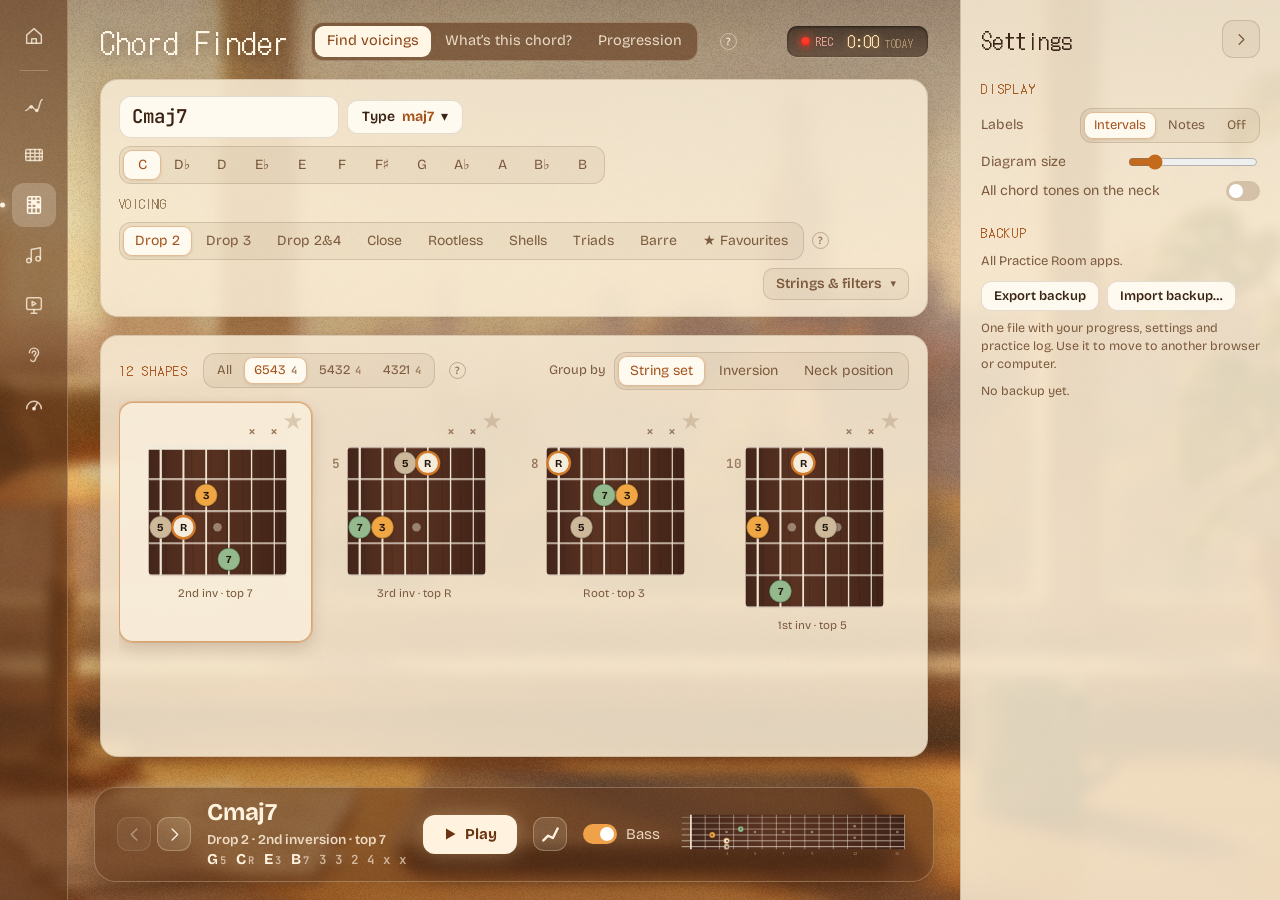
<file: chord-finder.html>
<!doctype html>
<html lang="en">
<head>
<meta charset="utf-8">
<meta name="viewport" content="width=device-width, initial-scale=1, viewport-fit=cover">
<title>Chord Finder</title>
<link rel="icon" type="image/svg+xml" href="shared/favicon.svg">
<!-- CHORD FINDER (Practice Room): alle voicings van een akkoord over de hele hals. Drop 2, drop 3, drop 2&4, close, rootless,
     shells, triads, barré; filteren op snarenset, laagste noot (omkering), topnoot en fretbereik.
     Modus "What's this chord?" (vorm → naam) en "Progression" (akkoorden → voicings met voice leading, baslijn, band).
     Schil (icoonbalk, achtergrond, kolom rechts, transportplank): shared/room.css + shared/rail.js; toets S = geheim menu (shared/look.js).
     Code in chordfinder/ (gewone scripts, één gedeelde scope, volgorde telt). Opslag: 'chordFinder.v1' en 'chordFinder.log'. -->
<link rel="preconnect" href="https://fonts.googleapis.com">
<link rel="preconnect" href="https://fonts.gstatic.com" crossorigin>
<link href="https://fonts.googleapis.com/css2?family=Bricolage+Grotesque:opsz,wght@12..96,400;12..96,600;12..96,800&family=JetBrains+Mono:wght@400;600&family=DotGothic16&family=Pixelify+Sans:wght@400..700&family=VT323&family=Space+Mono:wght@400;700&family=Handjet:wght@300..700&display=swap" rel="stylesheet">
<link rel="stylesheet" href="shared/room.css">
<link rel="stylesheet" href="chordfinder/style.css">
</head>
<body>
<div class="bgfx photo"></div><div class="bgfx tex"></div><div class="bgfx grain"></div>
<div class="shell">
  <!-- icoonbalk: alleen apps (shared/rail.js tekent hem) -->
  <nav class="rail" id="side" data-app="chord-finder"></nav>

  <main class="main">
    <div class="scroll" id="scroll">
     <div class="wrap">
      <header class="top">
        <h1 class="px" id="h1">Chord Finder</h1>
        <span class="seg glass" id="segMode" role="group" aria-label="Mode"></span>
        <span class="help dn r wide" tabindex="0" aria-label="How it works">?<i id="howTxt"></i></span>
        <div class="grow"></div>
      </header>

      <!-- Find voicings: past op één scherm. Akkoord + soort bovenaan, daaronder de uitklapbare strook "Strings & filters"
           (zelfde onderdeel als in Progression); de vormen vullen de rest (fitShapes in render.js); de gekozen vorm staat op de transportplank onderaan (#fdTray) -->
      <div id="vFind" class="view">
      <section class="paper panel filters" aria-label="Chord and voicing">
        <div class="cin">
          <label for="inChord" class="vh">Chord</label>
          <input id="inChord" type="text" autocomplete="off" spellcheck="false" autocapitalize="off">
          <div class="qpop"><button type="button" class="act" id="btnQual" aria-expanded="false" aria-controls="qualPop"></button>
            <div class="paper qpanel" id="qualPop" role="dialog" aria-label="Chord type" hidden><div id="qualRows" class="filters"></div></div></div>
          <span class="seg" id="segRoot" role="group" aria-label="Root"></span>
          <p class="err" id="chordErr" role="status"></p>
        </div>
        <div class="frow"><span class="lb px">Voicing</span><span class="seg" id="segType" role="group" aria-label="Voicing"></span><span class="help" tabindex="0" aria-label="About this voicing type">?<i id="typeHelp"></i></span>
          <button type="button" class="fbtn" data-fs="find" aria-expanded="false" aria-controls="fsFind"></button></div>
        <div class="fstrip" id="fsFind" hidden></div>
      </section>

      <!-- alle vormen: zo groot als past; groepen kiezen met de tabjes of de kopjes (Shift = meer); past het niet, dan één groep tegelijk -->
      <section class="paper panel results" aria-label="Shapes">
        <div class="rhead">
          <h3 id="resCount" class="px"></h3>
          <button type="button" class="lnk" id="btnShowAll">Show all</button>
          <span class="seg gtabs" id="gTabs" role="group" aria-label="Groups" hidden></span>
          <span class="help" tabindex="0" aria-label="Keys">?<i id="keysHint"></i></span>
          <span class="frow" id="groupRow" style="margin-left:auto"><span class="cap">Group by</span><span class="seg" id="segGroup" role="group" aria-label="Group by"></span></span>
        </div>
        <div id="groups"></div>
      </section>
      </div>

      <!-- What's this chord?: noten op de hals → namen -->
      <div id="vId" class="view" hidden>
        <section class="paper panel" aria-label="Shape">
          <div class="dhead"><h2 id="idTitle" class="px"></h2>
            <div class="tr"><button type="button" class="act pri" id="idPlay"></button><button type="button" class="act" id="idArp"></button><button type="button" class="act" id="idClear"></button></div></div>
          <p class="note" id="idHow" style="margin-top:6px"></p>
          <div class="nk inp" id="idNeck"></div>
        </section>
        <section class="paper panel idres" aria-label="Possible names">
          <div id="idShape" class="idshape"><div class="idg" id="idDg"></div><div><p class="cap">Frets <span class="mono" id="idFrets"></span></p><div class="nts" id="idNotes" style="margin-top:8px"></div></div></div>
          <div><h3 id="idNamesH" class="px"></h3><ol class="idl" id="idList"></ol></div>
        </section>
      </div>

      <!-- Progression: akkoorden → één vorm per akkoord met voice leading -->
      <div id="vProg" class="view" hidden>
        <section class="paper panel input" aria-label="Progression">
          <div class="chords">
            <label for="pgIn" class="vh" id="pgInL"></label>
            <textarea id="pgIn" rows="1" autocomplete="off" spellcheck="false" autocapitalize="off"></textarea>
            <div class="from"><select id="pgSt" hidden></select><span class="help dn l" tabindex="0" aria-label="How to type chords">?<i id="pgInHelp"></i></span></div>
          </div>
          <p class="err" id="pgErr" role="status"></p>
          <p class="note" id="pgApprox"></p>
          <!-- voicingsoort en voice leading op één regel, daaronder de strook "Strings & filters" -->
          <div class="opts">
            <div class="opt"><span class="lb px" id="pgTypeL"></span><span class="seg" id="pgType" role="group" aria-label="Voicing"></span></div>
            <div class="opt"><span class="lb px" id="pgModeL"></span><span class="seg" id="pgMode" role="group" aria-label="Voice leading"></span><span class="help" tabindex="0" aria-label="About this voice leading">?<i id="pgModeHelp"></i></span></div>
            <div class="opt" id="pgPosRow"><span class="lb px" id="pgPosL"></span><select id="pgPos" aria-label="Position"></select></div>
            <div class="opt" id="pgMelRow"><label for="pgMel" class="lb px" id="pgMelL"></label><input id="pgMel" type="text" autocomplete="off" spellcheck="false" autocapitalize="off"><p class="err" id="pgMelErr" role="status"></p></div>
            <button type="button" class="fbtn" data-fs="prog" aria-expanded="false" aria-controls="fsProg"></button>
          </div>
          <div class="fstrip" id="fsProg" hidden></div>
        </section>

        <div class="lines" id="pgRows"></div>
      </div>
     </div>
    </div>

    <!-- transportplank (Find voicings): de gekozen vorm. Naam en noten, bladeren, spelen, en waar hij op de hele hals ligt (klik = spelen) -->
    <footer class="tray glass fdtray" id="fdTray" hidden>
      <span class="fdnav"><button type="button" class="ib" id="btnPrev"></button><button type="button" class="ib" id="btnNext"></button></span>
      <div class="fdi"><h2 id="dTitle" class="sym"></h2><div id="dInfo"></div></div>
      <button type="button" class="play" id="btnPlay"></button>
      <button type="button" class="ib" id="btnArp"></button>
      <label class="tg"><input type="checkbox" role="switch" id="tgBass"><i></i>Bass</label>
      <button type="button" class="fdneck" id="dBig" aria-label="Play this shape"></button>
    </footer>

    <!-- transportplank (Progression): wat je met de gitaar op schoot nodig hebt -->
    <footer class="tray glass" id="pgTray" hidden>
      <button type="button" class="play" id="pgPlay"></button>
      <label class="tempo" for="pgTempo"><span id="pgTempoL"></span><input type="range" id="pgTempo" min="40" max="260" step="2"><b class="bpm" id="pgBpm"></b></label>
      <label class="tg"><input type="checkbox" role="switch" id="pgLoop"><i></i><span id="pgLoopL"></span></label>
      <label class="tg"><input type="checkbox" role="switch" id="pgBass"><i></i><span id="pgBassL"></span></label>
      <!-- meer akkoorden geselecteerd (Ctrl/Shift-klik): acties voor de hele selectie -->
      <span class="selbar" id="pgSelBar" hidden><b id="pgSelN"></b><button type="button" class="act sm" id="pgSLock"></button><button type="button" class="act sm" id="pgSRefit"></button>
        <select id="pgSType" aria-label="Voicing for the selection"></select></span>
      <span class="stat" id="pgSum"></span>
      <!-- uitleg van de stippelring op de kaarten -->
      <span class="pgkey"><svg viewBox="0 0 22 22" aria-hidden="true"><rect class="wd" width="22" height="22" rx="5"/><circle class="dt i3 hd" cx="11" cy="11" r="7"/></svg><span id="pgHeldL"></span><span class="help l" tabindex="0" aria-label="What the rings mean">?<i id="pgHeldHelp"></i></span></span>
      <span class="help l" tabindex="0" aria-label="Keys">?<i id="pgKeys"></i></span>
    </footer>
  </main>

  <!-- kolom rechts: instellen, niet spelen (alleen Settings, in alle modi) -->
  <aside class="col" id="col" aria-label="Side panel">
    <button type="button" class="ib reopen" data-col="open" title="Show side panel" aria-label="Show side panel"><svg viewBox="0 0 24 24"><path d="M15 6l-6 6 6 6"/></svg></button>
    <div class="colhd">
      <h2 class="px" id="colH">Settings</h2>
      <button type="button" class="ib" data-col="shut" title="Hide side panel" aria-label="Hide side panel"><svg viewBox="0 0 24 24"><path d="M9 6l6 6-6 6"/></svg></button>
    </div>

    <div id="tabSet">
      <div id="setBand">
        <h3>Band</h3>
        <div class="row"><span id="pgStyleL"></span><span class="seg" id="pgStyle" role="group" aria-label="Style"></span></div>
        <div class="row"><span id="pgDrumsL"></span><label class="tg"><input type="checkbox" role="switch" id="pgDrums" aria-label="Drums"><i></i></label></div>
        <div id="pgMix"></div>
      </div>

      <h3>Display</h3>
      <div class="row" id="labRow"><span>Labels</span><span class="seg" id="segLab" role="group" aria-label="Labels"></span></div>
      <div class="row" id="dgSizeL"><span>Diagram size</span><input type="range" id="dgSize" min="80" max="200" step="10"></div>
      <div class="row" id="tonesRow"><span>All chord tones on the neck</span><label class="tg"><input type="checkbox" role="switch" id="tgTones" aria-label="All chord tones on the neck"><i></i></label></div>
      <div id="setDisp">
        <div class="row"><span>Card details <span class="help r" tabindex="0" aria-label="What the cards show">?<i id="pgLegend"></i></span></span><span class="seg" id="segDet" role="group" aria-label="Card details"></span></div>
      </div>

      <div id="setEdit">
        <h3>Editing</h3>
        <div class="row" id="pgFitRow"><span><span id="pgFitL"></span> <span class="help r" tabindex="0" aria-label="About picking a shape">?<i id="pgFitHelp"></i></span></span><span class="seg" id="pgFit" role="group" aria-label="When I pick a shape"></span></div>
        <div class="row"><span id="pgKept"></span><button type="button" class="act sm" id="pgRefitAll"></button></div>
        <div class="row"><span id="pgLocked"></span><button type="button" class="act sm" id="pgUnlock"></button></div>
        <div class="row"><span><span id="pgSelLbl">Selection</span> <span class="help r" tabindex="0" aria-label="Selecting chords">?<i id="pgSelHelp"></i></span></span><button type="button" class="act sm" id="pgSelAll"></button></div>
      </div>

      <h3>Backup</h3>
      <p class="note" style="margin-bottom:10px">All Practice Room apps.</p>
      <div id="prBackup" data-app="Chord Finder" data-btn="act sm"></div>
    </div>
  </aside>
</div>

<!-- Progression: vorm kiezen voor één akkoord. Venster in het midden, de rest dimt; Esc of een klik ernaast sluit (progression.js: pgOpen) -->
<div class="scrim" id="pgModal" hidden>
  <section class="paper pgm" role="dialog" aria-modal="true" aria-labelledby="pgMH" tabindex="-1">
    <div class="pgmh">
      <button type="button" class="ib" id="pgMPrev"></button>
      <h2 id="pgMH"></h2>
      <button type="button" class="ib" id="pgMNext"></button>
      <p class="cap" id="pgMSub"></p>
      <div class="pgacts"><button type="button" class="act" id="pgMPlay"></button><button type="button" class="act" id="pgMLock"></button><button type="button" class="act" id="pgMRefit"></button><button type="button" class="act" id="pgMRel" hidden></button></div>
      <span class="help l" tabindex="0" aria-label="How to choose">?<i id="pgMHelp"></i></span>
      <button type="button" class="ib" id="pgMX"><svg width="16" height="16" viewBox="0 0 24 24" fill="none" stroke="currentColor" stroke-width="2.4" aria-hidden="true"><path d="M6 6l12 12M18 6L6 18"/></svg></button>
    </div>
    <div class="pgmo">
      <span class="lb px" id="pgMTypeL"></span><span class="seg" id="pgMType" role="group" aria-label="Voicing for this chord"></span>
      <span class="lb px" id="pgMStrL"></span><span class="seg" id="pgMStr" role="tablist" aria-label="String set"></span>
      <p class="note pgst" id="pgMState"></p>
    </div>
    <div class="pgmb" id="pgMBody"></div>
  </section>
</div>
<!-- volgorde telt: alle scripts delen één scope -->
<script src="shared/look.js"></script>           <!-- geheim menu S (Look), vóór rail.js -->
<script src="shared/rail.js"></script>           <!-- icoonbalk, achtergrond, korrel -->
<script src="backing-sounds.js" defer></script>  <!-- piano-, bas- en drumopnames (mag ontbreken) -->
<script src="shared/backup.js"></script>         <!-- back-up (PRB), vóór de app -->
<script src="chordfinder/text.js"></script>
<script src="chordfinder/theory.js"></script>
<script src="chordfinder/voicings.js"></script>
<script src="shared/guitar.js"></script>          <!-- zachte jazzgitaar voor de akkoorden (GTR) -->
<script src="chordfinder/sound.js"></script>
<script src="chordfinder/render.js"></script>
<script src="chordfinder/ui.js"></script>
<script src="chordfinder/identify.js"></script>
<script src="chordfinder/bass.js"></script>
<script src="chordfinder/progression.js"></script>
<script src="chordfinder/main.js"></script>
</body>
</html>
</file>
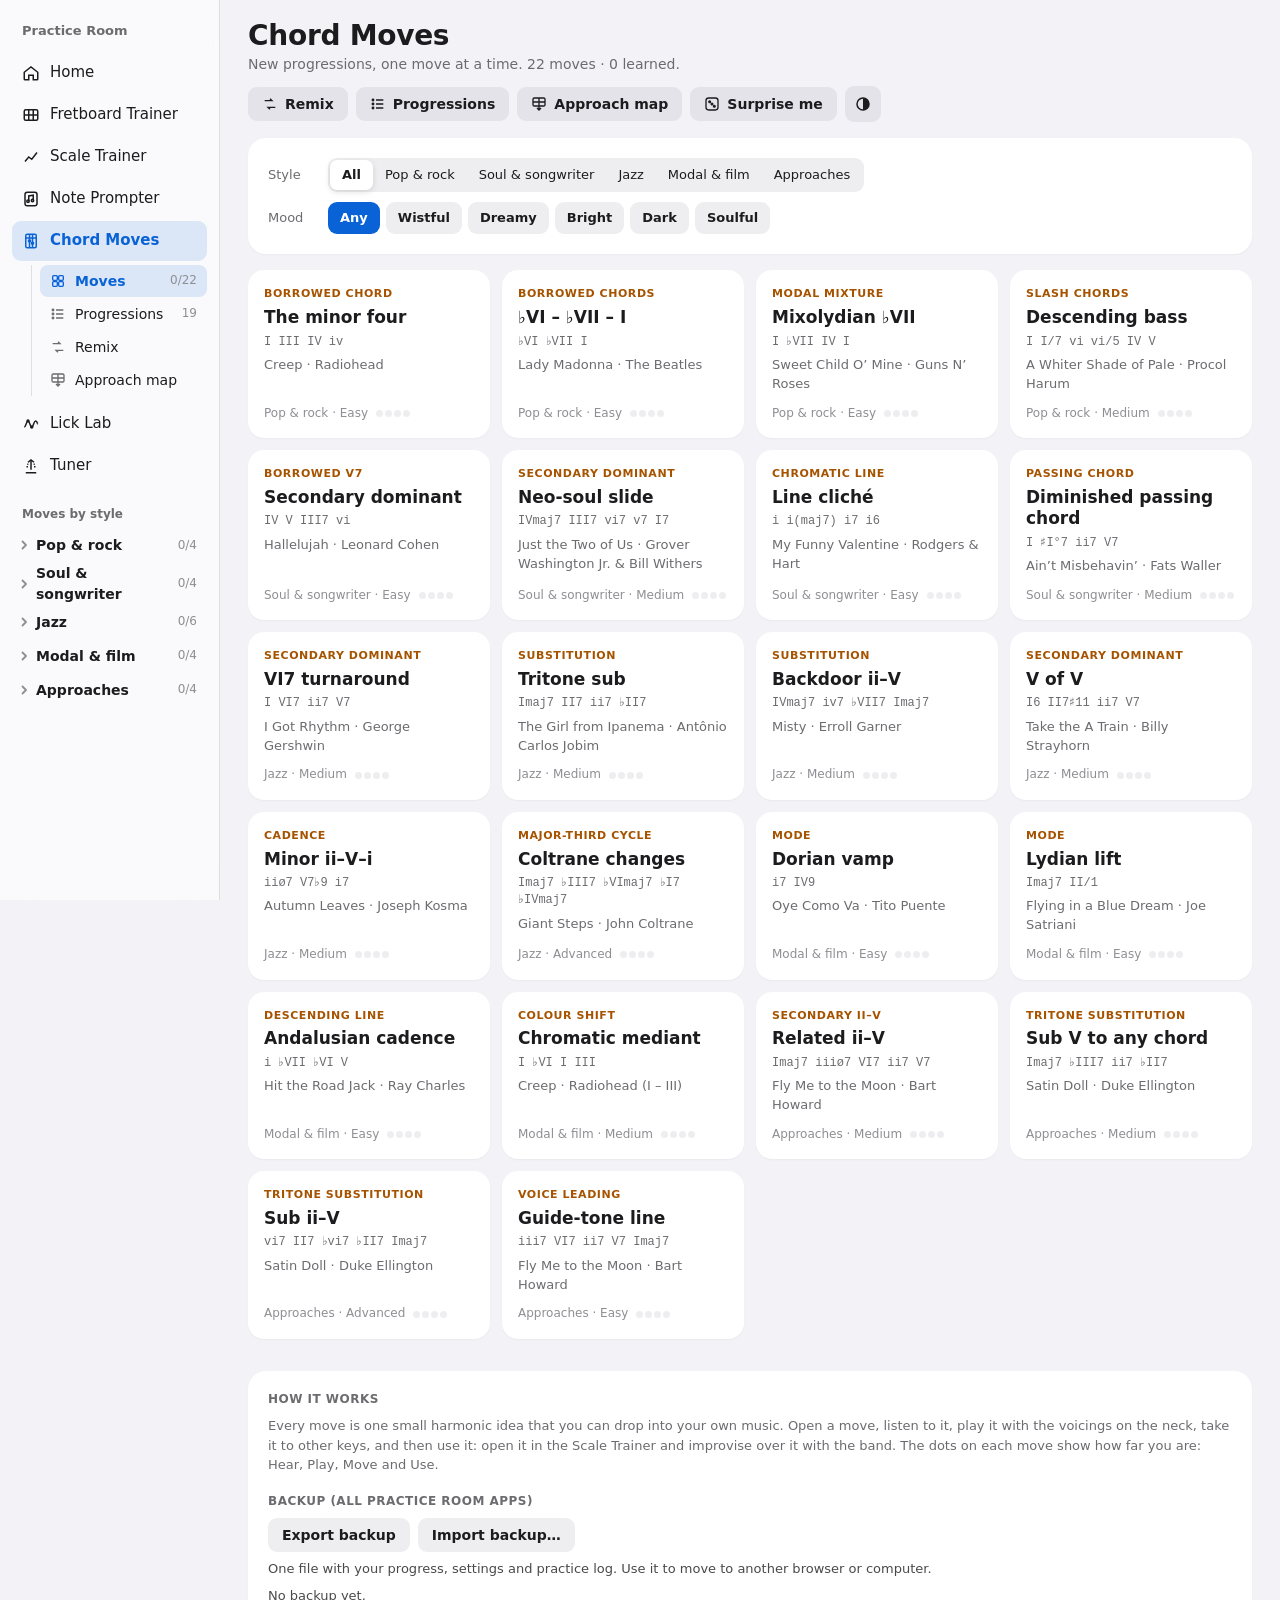
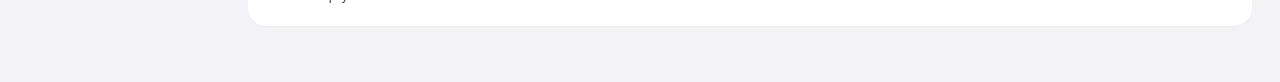
<file: chord-moves.html>
<!doctype html>
<html lang="en">
<head>
<meta charset="utf-8">
<meta name="viewport" content="width=device-width, initial-scale=1, viewport-fit=cover">
<title>Chord Moves</title>
<link rel="icon" type="image/svg+xml" href="shared/favicon.svg">
<style>
/* ════════════════════════════════════════════════════════════════════════════
   CHORD MOVES (Practice Room)
   Nieuwe akkoordprogressies leren, één zet tegelijk. Een zet is een klein harmonisch idee (de mineur-vier,
   een tritone sub, een dalende bas …) met voorbeeldnummers, voicings op de hals, afspelen en uitleg.
   Indeling: zijbalk (apps, met daaronder de onderdelen Moves · Progressions · Remix · Approach map, en de zetten per stijl
   in uitklapbare groepen) · kop · bibliotheek (Discover) of zetkaart (speler, uitleg, voortgang).
   Progressions: een database met veelvoorkomende progressies, elk in meerdere versies (basis, kleurakkoorden, baslijn).
   Zetten en progressies aanpassen of toevoegen: blokken "JOUW ZETTEN" en "JOUW PROGRESSIES" in het eerste <script>.
   Opslag: localStorage 'chordMoves.v1' (instellingen en voortgang), 'chordMoves.log' (oefentijd per dag,
   voor de kalender op Home) en 'practiceRoom.movesSum' (korte samenvatting voor Home).
   Remix: je eigen progressie (intypen, bewaren of uit de Scale Trainer halen) + ideeën uit de remix-regels van de zetten.
   Klank: piano en bas uit backing-sounds.js (zelfde opnames als de Scale Trainer); zet dat bestand in dezelfde map.
   Houtkleur: 'practiceRoom.board' (gedeeld met de andere tools). Zelfde Apple-stijl als de Scale Trainer.
   ════════════════════════════════════════════════════════════════════════════ */
:root{
  --bg:#f2f2f7;--card:#ffffff;--side:rgba(255,255,255,.6);--tx:#1c1c1e;--mut:#6c6c70;--mut2:#8e8e93;
  --sep:rgba(60,60,67,.14);--fill:rgba(118,118,128,.12);--seg-on:#ffffff;
  --ac:#0a63d6;--link:#0a63d6;--onac:#ffffff;--ok:#1e7b34;--okbg:rgba(52,199,89,.15);--err:#c4302b;--sh:0 1px 2px rgba(0,0,0,.04);
  --hi:#ff9f0a;--hitx:#a65300;--hibg:rgba(255,159,10,.15);
  /* hout (wordt door JS overschreven met de gekozen houtsoort) */
  --wd1:#3e2518;--wfret:rgba(205,198,186,.42);--wnut:#d9d3c7;--wstr:#d6cfc1;--wdot:#f5efe6;--wdtx:#1c1c1e;--wmut:rgba(245,239,230,.55);
  color-scheme:light;
}
@media (prefers-color-scheme:dark){:root:not([data-theme="light"]){
  --bg:#000000;--card:#1c1c1e;--side:rgba(28,28,30,.75);--tx:#f5f5f7;--mut:#a1a1a6;--mut2:#8e8e93;
  --sep:rgba(84,84,88,.55);--fill:rgba(118,118,128,.24);--seg-on:#636366;
  --ac:#1f6fe5;--link:#5aa2ff;--ok:#30d158;--okbg:rgba(48,209,88,.16);--err:#ff6961;--sh:none;
  --hitx:#ffb340;--hibg:rgba(255,159,10,.18);color-scheme:dark}}
:root[data-theme="dark"]{
  --bg:#000000;--card:#1c1c1e;--side:rgba(28,28,30,.75);--tx:#f5f5f7;--mut:#a1a1a6;--mut2:#8e8e93;
  --sep:rgba(84,84,88,.55);--fill:rgba(118,118,128,.24);--seg-on:#636366;
  --ac:#1f6fe5;--link:#5aa2ff;--ok:#30d158;--okbg:rgba(48,209,88,.16);--err:#ff6961;--sh:none;
  --hitx:#ffb340;--hibg:rgba(255,159,10,.18);color-scheme:dark}
*{box-sizing:border-box}
[hidden]{display:none!important}
body{margin:0;background:var(--bg);color:var(--tx);font:15px/1.45 -apple-system,BlinkMacSystemFont,"SF Pro Text","Helvetica Neue",system-ui,sans-serif;-webkit-font-smoothing:antialiased}
a{color:var(--link)}
button,select,input{font:inherit;color:var(--tx)}
button{cursor:pointer}
button:focus-visible,select:focus-visible,input:focus-visible,a:focus-visible,.tg:focus-within{outline:3px solid var(--ac);outline-offset:2px}
p{margin:0}
.mono{font-family:ui-monospace,"SF Mono",Menlo,Consolas,monospace}
/* ── app-indeling (gelijk aan de trainers) ── */
.app{display:flex;min-height:100vh}
.side{flex:0 0 220px;position:sticky;top:0;height:100vh;overflow-y:auto;padding:22px 12px;border-right:1px solid var(--sep);background:var(--side);display:flex;flex-direction:column;gap:2px;backdrop-filter:blur(20px);-webkit-backdrop-filter:blur(20px)}
.brand{font-size:13px;font-weight:600;color:var(--mut);padding:0 10px 10px}
.sh2{font-size:12px;font-weight:600;color:var(--mut);padding:18px 10px 4px}
.side nav{display:grid;gap:2px}
.side a{display:flex;align-items:center;gap:10px;min-height:40px;padding:0 10px;border-radius:9px;text-decoration:none;color:var(--tx);font-size:15px}
.side a:hover{background:var(--fill)}
.side a.cur{font-weight:600;background:rgba(10,99,214,.13);color:var(--link)}
/* onderdelen van Chord Moves, ingesprongen onder de app-link */
.subnav{display:grid;gap:1px;margin:2px 0 6px 19px;padding-left:8px;border-left:1px solid var(--sep)}
.subnav button{display:flex;align-items:center;gap:9px;width:100%;min-height:32px;padding:0 10px;border:0;border-radius:8px;background:none;text-align:left;font-size:14px}
.subnav button:hover{background:var(--fill)}
.subnav button svg{flex:none;color:var(--mut)}
.subnav button[aria-current="true"]{background:rgba(10,99,214,.13);color:var(--link);font-weight:600}
.subnav button[aria-current="true"] svg{color:currentColor}
.subnav small{margin-left:auto;font-size:12px;font-weight:500;color:var(--mut2);font-variant-numeric:tabular-nums}
/* zetten per stijl, in- en uitklapbaar */
.mvnav{gap:1px}
.mvnav summary{display:flex;align-items:center;gap:6px;min-height:32px;padding:0 10px 0 6px;border-radius:9px;cursor:pointer;list-style:none;font-size:14px;font-weight:600}
.mvnav summary::-webkit-details-marker{display:none}
.mvnav summary:hover{background:var(--fill)}
.mvnav summary:focus-visible{outline:3px solid var(--ac);outline-offset:2px}
.mvnav summary>svg{flex:none;color:var(--mut2);transition:transform .15s}
.mvnav details[open]>summary>svg{transform:rotate(90deg)}
.mvnav summary.has{color:var(--link)}
.mvnav summary small{margin-left:auto;font-size:12px;font-weight:500;color:var(--mut2);font-variant-numeric:tabular-nums}
.mvnav details>div{display:grid;gap:1px;padding:1px 0 6px 12px}
.mvnav button{display:flex;align-items:center;justify-content:space-between;gap:8px;width:100%;min-height:32px;padding:0 10px;border:0;border-radius:9px;background:none;text-align:left;font-size:14px}
.mvnav button:hover{background:var(--fill)}
.mvnav button[aria-current="true"]{background:rgba(10,99,214,.13);color:var(--link);font-weight:600}
.pd{display:inline-flex;gap:2px;flex:none}
.pd i{width:5px;height:5px;border-radius:50%;background:var(--fill)}
.pd i.on{background:var(--ok)}
main{flex:1;min-width:0;max-width:1320px;padding:20px 28px 56px;display:grid;grid-template-columns:minmax(0,1fr);gap:16px;align-content:start}
.tb{display:flex;flex-wrap:wrap;align-items:flex-end;justify-content:space-between;gap:12px}
h1{font-size:28px;font-weight:700;letter-spacing:-.01em;margin:0;line-height:1.15}
.sub{color:var(--mut);font-size:14px;margin-top:2px}
.tr{display:flex;gap:8px;align-items:center;flex-wrap:wrap}
.card{background:var(--card);border-radius:18px;padding:20px;box-shadow:var(--sh);min-width:0}
.cap{font-size:13px;color:var(--mut)}
.note{font-size:13px;color:var(--mut);line-height:1.5}
h3{font-size:12px;letter-spacing:.04em;text-transform:uppercase;color:var(--mut);font-weight:600;margin:0 0 8px}
.ib{width:36px;height:36px;padding:0;border-radius:9px;border:0;background:var(--fill);display:grid;place-items:center;flex:none}
.ib:disabled{opacity:.4;cursor:default}
.act{display:inline-flex;align-items:center;gap:7px;min-height:34px;padding:0 14px;border-radius:9px;border:0;background:var(--fill);font-size:14px;font-weight:600}
.act.pri{background:var(--ac);color:var(--onac)}
.act svg{flex:none}
.lnk{border:0;background:none;color:var(--link);font-size:14px;padding:0;margin-bottom:4px}
.seg{display:inline-flex;flex-wrap:wrap;padding:2px;border-radius:9px;background:var(--fill)}
.seg button{border:0;background:none;border-radius:7px;min-height:30px;padding:0 12px;font-size:13px}
.seg button[aria-pressed="true"]{background:var(--seg-on);box-shadow:0 2px 6px rgba(0,0,0,.12);font-weight:600}
.chips{display:flex;flex-wrap:wrap;gap:6px}
.chip{border:0;border-radius:9px;min-height:32px;padding:0 12px;background:var(--fill);font-size:13px;font-weight:600;color:var(--tx)}
.chip[aria-pressed="true"]{background:var(--ac);color:var(--onac)}
span.chip{display:inline-flex;align-items:center;font-weight:500}
.tg{position:relative;flex:none;display:inline-flex;cursor:pointer}
.tg input{position:absolute;opacity:0;width:1px;height:1px}
.tg i{width:46px;height:28px;border-radius:14px;background:var(--fill);position:relative;transition:background .15s}
.tg i::after{content:"";position:absolute;left:2px;top:2px;width:24px;height:24px;border-radius:50%;background:#fff;box-shadow:0 2px 4px rgba(0,0,0,.2);transition:transform .15s}
.tg input:checked+i{background:#34c759}.tg input:checked+i::after{transform:translateX(18px)}

/* ── bibliotheek ── */
.filters{display:grid;gap:10px}
.frow{display:flex;flex-wrap:wrap;align-items:center;gap:8px}
.frow>.lb{min-width:52px;font-size:13px;color:var(--mut)}
.grid{display:grid;grid-template-columns:repeat(auto-fill,minmax(min(100%,240px),1fr));gap:12px}
.tile{display:flex;flex-direction:column;gap:5px;text-align:left;border:0;background:var(--card);border-radius:16px;padding:16px;box-shadow:var(--sh);min-height:156px;min-width:0}
.tile:hover{box-shadow:inset 0 0 0 2px var(--ac)}
.fam{font-size:11px;letter-spacing:.05em;text-transform:uppercase;color:var(--hitx);font-weight:600}
.tile b{font-size:17px;line-height:1.25}
.tile .rn{font-size:12px;color:var(--mut);overflow-wrap:anywhere}
.tile .song{font-size:13px;color:var(--mut)}
.tile .ft{display:flex;justify-content:space-between;align-items:center;gap:8px;margin-top:auto;padding-top:6px;font-size:12px;color:var(--mut2)}
.tile .pd i{width:7px;height:7px}
.tile.done .fam::after{content:" · learned";color:var(--ok)}

/* ── zetkaart: speler ── */
.ctl{display:flex;flex-wrap:wrap;align-items:flex-end;gap:12px 18px}
.fld{display:grid;gap:4px}
.fld>span:first-child{font-size:12px;color:var(--mut)}
.krow{display:flex;gap:6px;align-items:center}
select{min-height:34px;border-radius:9px;border:1px solid var(--sep);background:var(--card);padding:0 8px;font-size:14px}
.sethelp{margin-top:10px}
.dgs{display:grid;grid-template-columns:repeat(auto-fill,minmax(118px,1fr));gap:6px;margin-top:14px}
.dg{display:grid;justify-items:center;align-content:start;gap:2px;padding:10px 4px 8px;border:0;border-radius:14px;background:none;transition:background .15s}
.dg:hover{background:var(--fill)}
.dg.on{background:var(--hibg)}
.dg .sym{font-weight:700;font-size:17px;line-height:1.2}
.dg .rn{font-size:12px;color:var(--mut)}
.dg svg{width:100%;max-width:132px;height:auto;display:block;margin-top:4px}
.dg .bs{font-size:11px;color:var(--mut);min-height:14px}
svg .wd{fill:var(--wd1)} svg .fr{stroke:var(--wfret);stroke-width:1.4} svg .nut{stroke:var(--wnut);stroke-width:5}
svg .st{stroke:var(--wstr)} svg .dt{fill:var(--wdot)} svg .rt{fill:var(--wdot);stroke:var(--wd1);stroke-width:2}
svg .hl{fill:var(--hi)} svg .halo{fill:var(--hi);opacity:.3}
svg .dl{fill:var(--wdtx);font:700 8.5px ui-monospace,"SF Mono",Menlo,monospace}
svg .fn{fill:var(--mut);font:600 10px ui-monospace,"SF Mono",Menlo,monospace} svg .mx{fill:var(--mut);font:600 11px ui-monospace,"SF Mono",Menlo,monospace}
.line{display:flex;flex-wrap:wrap;align-items:center;gap:8px 14px;margin-top:12px;padding:11px 14px;border-radius:14px;background:var(--hibg)}
.line .ll{font-size:13px;font-weight:600;color:var(--hitx)}
.line .ln{display:flex;flex-wrap:wrap;align-items:center;gap:3px;font-size:15px}
.line .ln b{min-width:30px;text-align:center;padding:2px 5px;border-radius:7px;font-weight:600;transition:background .15s,color .15s}
.line .ln b.on{background:var(--hi);color:#1a1006}
.line .ln i{font-style:normal;color:var(--mut2);font-size:12px}
.tp{display:flex;flex-wrap:wrap;align-items:center;gap:10px 18px;margin-top:16px}
.tgl{display:inline-flex;align-items:center;gap:8px;font-size:14px}
.tempo{display:inline-flex;align-items:center;gap:8px;font-size:14px}
.tempo input{width:140px}
.tempo output{min-width:58px;font-variant-numeric:tabular-nums;color:var(--mut)}
.keys{margin-top:12px}

/* ── zetkaart: uitleg en voortgang ── */
.two{display:grid;grid-template-columns:repeat(auto-fit,minmax(min(100%,380px),1fr));gap:16px;align-items:start}
.why p{max-width:66ch;line-height:1.55}
.why b{font-weight:700}
.why .chips{margin-bottom:18px}
.why h3{margin-top:4px}
.why>p{margin-bottom:18px}
.stages{margin:0;padding:0;list-style:none;display:grid;gap:4px}
.stages li{display:grid;grid-template-columns:28px minmax(0,1fr) auto;gap:10px;align-items:center;padding:10px 0;border-bottom:1px solid var(--sep)}
.stages li:last-child{border-bottom:0}
.stages .ic{width:24px;height:24px;border-radius:50%;display:grid;place-items:center;box-shadow:inset 0 0 0 2px var(--fill)}
.stages li.done .ic{background:var(--okbg);box-shadow:none;color:var(--ok)}
.stages b{display:block;font-size:15px}
.stages small{display:block;color:var(--mut);font-size:13px;margin-top:1px}
.stages .x{display:flex;align-items:center;gap:8px;flex-wrap:wrap;justify-content:flex-end}
.stmsg{margin-top:10px}
/* ── remix ── */
.rxin{display:grid;gap:10px;margin-top:16px}
.rxin textarea{width:100%;min-height:62px;resize:vertical;border-radius:12px;border:1px solid var(--sep);background:var(--bg);padding:10px 12px;font:500 17px/1.5 ui-monospace,"SF Mono",Menlo,monospace;color:var(--tx)}
.rxin textarea:focus{outline:3px solid var(--ac);outline-offset:1px}
.rxrow{display:flex;flex-wrap:wrap;gap:8px;align-items:center}
.rxrow input[type=text]{flex:1;min-width:160px;min-height:34px;border-radius:9px;border:1px solid var(--sep);background:var(--card);padding:0 10px}
.err{color:var(--err)}
.abar{display:flex;flex-wrap:wrap;align-items:center;gap:8px 12px;margin-top:14px;padding:10px 12px;border-radius:14px;background:var(--hibg)}
.abar b{font-size:14px}
.dg.chg .sym{color:var(--hitx)}
.dg.chg svg .wd{stroke:var(--hi);stroke-width:3}
.ideas{margin:0;padding:0;list-style:none;display:grid;gap:8px}
.idea{display:grid;grid-template-columns:minmax(0,1fr) auto;gap:6px 12px;align-items:center;padding:12px 14px;border-radius:14px;background:var(--bg)}
.idea.on{box-shadow:inset 0 0 0 2px var(--hi)}
.idea .ih{display:flex;flex-wrap:wrap;align-items:baseline;gap:4px 10px}
.idea .ih b{font-size:15px}
.idea .ia{grid-column:2;grid-row:1/span 2;display:flex;gap:6px}
.prog{display:flex;flex-wrap:wrap;gap:5px}
.ch{display:inline-grid;place-items:center;min-width:40px;min-height:30px;padding:0 8px;border-radius:8px;background:var(--fill);font:600 13px ui-monospace,"SF Mono",Menlo,monospace}
.ch small{font-weight:500;color:var(--mut);margin-left:2px}
.ch.new{background:var(--hibg);color:var(--hitx);box-shadow:inset 0 0 0 1.5px var(--hi)}
.only{display:inline-flex;align-items:center;gap:6px}
/* ── approach map ── */
.uwrap{overflow-x:auto;margin-top:14px;padding-bottom:4px}
.umap{display:grid;grid-template-columns:repeat(7,minmax(118px,1fr));gap:8px;min-width:860px}
.ucol{display:grid;justify-items:center;gap:6px;padding:10px 6px 12px;border-radius:14px;cursor:pointer}
.ucol:hover{background:var(--fill)}
.ucol.on{background:var(--hibg)}
.uh{font:600 12px ui-monospace,"SF Mono",Menlo,monospace;color:var(--mut)}
.ubox{position:relative;display:grid;grid-template-columns:1fr 1fr;gap:18px 6px;width:100%;padding:8px 6px;border:1.5px solid var(--sep);border-radius:12px}
.ubox svg{position:absolute;inset:0;width:100%;height:100%;pointer-events:none}
.ubox svg line{stroke:var(--mut2);stroke-width:1.2;stroke-dasharray:3 3}
.ubox button{position:relative;border:0;border-radius:7px;background:var(--card);min-height:28px;padding:0 4px;font:600 12px ui-monospace,"SF Mono",Menlo,monospace;white-space:nowrap}
.ubox button.sel{background:var(--hi);color:#1a1006}
.ubox button small{display:block;font:500 9px -apple-system,system-ui,sans-serif;color:var(--mut);margin-top:-2px}
.ubox button.sel small{color:#1a1006}
.uar{color:var(--mut2);font-size:14px;line-height:1}
.utg{border:0;border-radius:9px;background:var(--fill);min-height:34px;padding:0 10px;font-weight:700;font-size:15px}
.ucol.on .utg{background:var(--ac);color:var(--onac)}
.urn{font:12px ui-monospace,"SF Mono",Menlo,monospace;color:var(--mut)}
svg .dm{opacity:.35}
@media (max-width:520px){.idea{grid-template-columns:minmax(0,1fr)}.idea .ia{grid-column:1;grid-row:auto}}
@media (max-width:820px){.side{display:none}main{padding:16px}}
@media (max-width:520px){.dgs{grid-template-columns:repeat(2,minmax(0,1fr))}.stages li{grid-template-columns:28px minmax(0,1fr)}.stages .x{grid-column:2;justify-content:flex-start}}
@media (prefers-reduced-motion:reduce){*{transition:none!important}}
.prb-row{display:flex;flex-wrap:wrap;gap:8px}.prb-msg{margin:8px 0 0;font-size:13px;line-height:1.45;opacity:.8}
</style>
</head>
<body>
<div class="app">
  <aside class="side" id="side">
    <div class="brand">Practice Room</div>
    <nav>
      <a id="lnkHome" href="index.html"><svg width="18" height="18" viewBox="0 0 24 24" fill="none" stroke="currentColor" stroke-width="2" aria-hidden="true"><path d="M3 11l9-7 9 7v9a1 1 0 0 1-1 1h-5v-6H9v6H4a1 1 0 0 1-1-1z"/></svg><span>Home</span></a>
      <a href="fretboard-trainer.html"><svg width="18" height="18" viewBox="0 0 24 24" fill="none" stroke="currentColor" stroke-width="2" aria-hidden="true"><rect x="3" y="5" width="18" height="14" rx="2"/><path d="M9 5v14M15 5v14M3 12h18"/></svg><span>Fretboard Trainer</span></a>
      <a href="toonladder-trainer.html"><svg width="18" height="18" viewBox="0 0 24 24" fill="none" stroke="currentColor" stroke-width="2" aria-hidden="true"><path d="M4 18l5-6 4 3 7-9"/></svg><span>Scale Trainer</span></a>
      <a href="note-prompter.html"><svg width="18" height="18" viewBox="0 0 24 24" fill="none" stroke="currentColor" stroke-width="2" aria-hidden="true"><rect x="4" y="3" width="16" height="18" rx="3"/><path d="M9 15V8l6-1v7"/><circle cx="8" cy="15" r="1.6"/><circle cx="14" cy="14" r="1.6"/></svg><span>Note Prompter</span></a>
      <a class="cur" aria-current="page"><svg width="18" height="18" viewBox="0 0 24 24" fill="none" stroke="currentColor" stroke-width="2" aria-hidden="true"><rect x="5" y="3" width="14" height="18" rx="2"/><path d="M5 8h14M10 3v18M14 3v18"/><circle cx="10" cy="12" r="1.4" fill="currentColor"/><circle cx="14" cy="15" r="1.4" fill="currentColor"/></svg><span>Chord Moves</span></a>
      <div class="subnav" id="toolNav" role="group" aria-label="Chord Moves"></div>
      <a href="lick-lab.html"><svg width="18" height="18" viewBox="0 0 24 24" fill="none" stroke="currentColor" stroke-width="2" aria-hidden="true"><path d="M3 16c2.5 0 2.5-8 5-8s2.5 8 5 8 2.5-8 5-8 2.5 4 3 4"/><circle cx="8" cy="8" r="1.3" fill="currentColor"/><circle cx="13" cy="16" r="1.3" fill="currentColor"/></svg><span>Lick Lab</span></a>
      <a href="tuner.html"><svg width="18" height="18" viewBox="0 0 24 24" fill="none" stroke="currentColor" stroke-width="2" aria-hidden="true"><path d="M5 21h14"/><path d="M12 17V4"/><path d="M8 7l4-3 4 3"/><path d="M6 13h2M16 13h2M7 9.5h1.5M15.5 9.5H17"/></svg><span>Tuner</span></a>
    </nav>
    <div class="sh2">Moves by style</div>
    <nav class="mvnav" id="mvNav" aria-label="Moves"></nav>
  </aside>

  <main>
    <header class="tb">
      <div>
        <button type="button" class="lnk" id="btnBack" hidden>‹ All moves</button>
        <h1 id="h1">Chord Moves</h1><p class="sub" id="sub"></p>
      </div>
      <div class="tr">
        <button type="button" class="act" id="btnRemix"><svg width="16" height="16" viewBox="0 0 24 24" fill="none" stroke="currentColor" stroke-width="2" aria-hidden="true"><path d="M4 7h11l-3-3M20 17H9l3 3"/></svg><span>Remix</span></button>
        <button type="button" class="act" id="btnProgs"><svg width="16" height="16" viewBox="0 0 24 24" fill="none" stroke="currentColor" stroke-width="2" aria-hidden="true"><path d="M9 6h11M9 12h11M9 18h11"/><circle cx="4.5" cy="6" r="1.2" fill="currentColor"/><circle cx="4.5" cy="12" r="1.2" fill="currentColor"/><circle cx="4.5" cy="18" r="1.2" fill="currentColor"/></svg><span>Progressions</span></button>
        <button type="button" class="act" id="btnMap"><svg width="16" height="16" viewBox="0 0 24 24" fill="none" stroke="currentColor" stroke-width="2" aria-hidden="true"><rect x="3" y="3" width="18" height="12" rx="2"/><path d="M3 9h18M12 3v12M12 15v6M9 18l3 3 3-3"/></svg><span>Approach map</span></button>
        <button type="button" class="act" id="btnSurprise"><svg width="16" height="16" viewBox="0 0 24 24" fill="none" stroke="currentColor" stroke-width="2" aria-hidden="true"><rect x="3" y="3" width="18" height="18" rx="4"/><circle cx="8.5" cy="8.5" r="1.3" fill="currentColor"/><circle cx="15.5" cy="15.5" r="1.3" fill="currentColor"/><circle cx="12" cy="12" r="1.3" fill="currentColor"/></svg><span>Surprise me</span></button>
        <button type="button" class="ib" id="btnPrev" hidden><svg width="18" height="18" viewBox="0 0 24 24" fill="none" stroke="currentColor" stroke-width="2.2" aria-hidden="true"><path d="M15 5l-7 7 7 7"/></svg></button>
        <button type="button" class="ib" id="btnNext" hidden><svg width="18" height="18" viewBox="0 0 24 24" fill="none" stroke="currentColor" stroke-width="2.2" aria-hidden="true"><path d="M9 5l7 7-7 7"/></svg></button>
        <button type="button" class="ib" id="btnTheme"></button>
      </div>
    </header>

    <!-- bibliotheek -->
    <div id="vLib" style="display:grid;gap:16px">
      <section class="card filters" aria-label="Filters">
        <div class="frow"><span class="lb">Style</span><span class="seg" id="segStyle" role="group" aria-label="Style"></span></div>
        <div class="frow"><span class="lb">Mood</span><div class="chips" id="moodChips" role="group" aria-label="Mood"></div></div>
      </section>
      <section class="grid" id="grid" aria-label="Moves"></section>
      <p class="note" id="libNote" role="status"></p>
      <section class="card">
        <h3>How it works</h3>
        <p class="note" id="howTxt"></p>
        <h3 style="margin-top:18px">Backup (all Practice Room apps)</h3>
        <div id="prBackup" data-app="Chord Moves" data-btn="act"></div>
      </section>
    </div>

    <!-- remix: je eigen progressie + ideeën uit de zetten -->
    <div id="vRemix" hidden style="display:grid;gap:16px">
      <section class="card" aria-label="Your progression">
        <div class="ctl">
          <div class="fld"><span><label for="rxSrc">Progression</label></span><select id="rxSrc"></select></div>
          <div class="fld"><span><label for="rxKey">Key</label></span><select id="rxKey"></select></div>
          <div class="fld"><span>Voicings</span><span class="seg" id="rxSet" role="group" aria-label="Voicings"></span></div>
          <div class="fld"><span>Position</span><span class="seg" id="rxPos" role="group" aria-label="Position on the neck"></span></div>
        </div>
        <div class="rxin">
          <label class="cap" for="rxText">Chords: type chord symbols with spaces in between. Cm7(2) is two bars, Cm7(½) half a bar.</label>
          <textarea id="rxText" spellcheck="false" autocomplete="off" placeholder="C G Am F"></textarea>
          <p class="note" id="rxMsg" role="status"></p>
          <div class="rxrow"><input type="text" id="rxName" maxlength="60" placeholder="Name, e.g. Verse idea" aria-label="Name of the progression">
            <button type="button" class="act" id="rxSave">Save</button><button type="button" class="act" id="rxDel" hidden>Delete</button><button type="button" class="act" id="rxUndo" hidden>Undo</button></div>
        </div>
        <div class="abar" id="rxAB" hidden></div>
        <div class="dgs" id="rxDgs"></div>
        <div class="tp">
          <button type="button" class="act pri" id="rxPlay"></button>
          <label class="tgl"><span class="tg"><input type="checkbox" role="switch" id="rxLoop"><i></i></span>Loop</label>
          <label class="tgl"><span class="tg"><input type="checkbox" role="switch" id="rxBass"><i></i></span>Bass</label>
          <label class="tempo"><span>Tempo</span><input type="range" id="rxTempo" min="40" max="200" step="2" aria-label="Tempo"><output id="rxTempoV" for="rxTempo"></output></label>
          <button type="button" class="act" id="rxST">Open in Scale Trainer</button>
        </div>
      </section>
      <section class="card" aria-label="Ideas">
        <div class="rxrow" style="justify-content:space-between;margin-bottom:10px"><h3 style="margin:0">Ideas for your progression</h3><span class="rxrow"><span class="seg" id="rxKind" role="group" aria-label="Kind of ideas"></span><span id="rxOnly"></span></span></div>
        <ul class="ideas" id="rxIdeas"></ul>
      </section>
    </div>

    <!-- progressies: de database met veelvoorkomende akkoordprogressies -->
    <div id="vProgs" hidden style="display:grid;gap:16px">
      <section class="card filters" aria-label="Filters">
        <div class="frow"><span class="lb">Type</span><span class="seg" id="pgGrp" role="group" aria-label="Type"></span></div>
      </section>
      <section class="grid" id="pgGrid" aria-label="Progressions"></section>
      <p class="note" id="pgNote" role="status"></p>
    </div>

    <!-- één progressie: speler met versies -->
    <div id="vPg" hidden style="display:grid;gap:16px">
      <section class="card" aria-label="Player">
        <div class="ctl">
          <div class="fld"><span><label for="pgKey">Key</label></span>
            <div class="krow"><select id="pgKey"></select>
              <button type="button" class="ib" id="pgRand" title="Random key" aria-label="Random key"><svg width="18" height="18" viewBox="0 0 24 24" fill="none" stroke="currentColor" stroke-width="2" aria-hidden="true"><rect x="3" y="3" width="18" height="18" rx="4"/><circle cx="8.5" cy="8.5" r="1.3" fill="currentColor"/><circle cx="15.5" cy="15.5" r="1.3" fill="currentColor"/><circle cx="15.5" cy="8.5" r="1.3" fill="currentColor"/><circle cx="8.5" cy="15.5" r="1.3" fill="currentColor"/></svg></button></div></div>
          <div class="fld"><span>Version</span><span class="seg" id="pgVar" role="group" aria-label="Version"></span></div>
          <div class="fld"><span>Voicings</span><span class="seg" id="pgSet" role="group" aria-label="Voicings"></span></div>
          <div class="fld"><span>Position</span><span class="seg" id="pgPos" role="group" aria-label="Position on the neck"></span></div>
          <div class="fld"><span>Labels</span><span class="seg" id="pgLab" role="group" aria-label="Labels on the dots"></span></div>
        </div>
        <p class="sethelp" id="pgVarNote" style="max-width:72ch;line-height:1.55"></p>
        <div class="dgs" id="pgDgs"></div>
        <div class="tp">
          <button type="button" class="act pri" id="pgPlay"></button>
          <label class="tgl"><span class="tg"><input type="checkbox" role="switch" id="pgLoop"><i></i></span>Loop</label>
          <label class="tgl"><span class="tg"><input type="checkbox" role="switch" id="pgBass"><i></i></span>Bass</label>
          <label class="tempo"><span>Tempo</span><input type="range" id="pgTempo" min="40" max="200" step="2" aria-label="Tempo"><output id="pgTempoV" for="pgTempo"></output></label>
          <button type="button" class="act" id="pgRx">Try in Remix</button>
          <button type="button" class="act" id="pgST">Open in Scale Trainer</button>
        </div>
      </section>
      <div class="two">
        <section class="card why" aria-label="About this progression">
          <h3>About</h3>
          <p id="pgAbout"></p>
          <div id="pgSongsW"><h3>Known from</h3><div class="chips" id="pgSongs"></div></div>
          <div id="pgMovesW"><h3>Related moves</h3><div class="chips" id="pgMoves"></div></div>
        </section>
        <section class="card" aria-label="Versions">
          <h3>All versions</h3>
          <ul class="ideas" id="pgVars"></ul>
        </section>
      </div>
    </div>

    <!-- approach map: zeven doelen, elk met vier aanloopakkoorden -->
    <div id="vMap" hidden style="display:grid;gap:16px">
      <section class="card" aria-label="Approach map">
        <div class="ctl">
          <div class="fld"><span><label for="mapKey">Key</label></span><select id="mapKey"></select></div>
          <div class="fld"><span>ii before a minor chord</span><span class="seg" id="mapIi" role="group" aria-label="ii before a minor chord"></span></div>
          <div class="fld"><span>Dominants</span><span class="seg" id="mapDom" role="group" aria-label="Dominant colour"></span></div>
        </div>
        <p class="note sethelp" id="mapHow"></p>
        <div class="uwrap"><div class="umap" id="umap"></div></div>
      </section>
      <section class="card" aria-label="Route">
        <div class="ctl">
          <div class="fld"><span>Route</span><span class="seg" id="mapRoute" role="group" aria-label="Route"></span></div>
          <div class="fld"><span>Voicings</span><span class="seg" id="mapSet" role="group" aria-label="Voicings"></span></div>
          <div class="fld"><span>Position</span><span class="seg" id="mapPos" role="group" aria-label="Position on the neck"></span></div>
          <div class="fld"><span>Labels</span><span class="seg" id="mapLab" role="group" aria-label="Labels on the dots"></span></div>
        </div>
        <p class="sethelp" id="mapExplain" style="max-width:72ch;line-height:1.55"></p>
        <div class="dgs" id="mapDgs"></div>
        <div class="line" id="mapLine" hidden></div>
        <div class="tp">
          <button type="button" class="act pri" id="mapPlay"></button>
          <button type="button" class="act" id="mapLineBtn"></button>
          <label class="tgl"><span class="tg"><input type="checkbox" role="switch" id="mapLoop"><i></i></span>Loop</label>
          <label class="tgl"><span class="tg"><input type="checkbox" role="switch" id="mapBass"><i></i></span>Bass</label>
          <label class="tempo"><span>Tempo</span><input type="range" id="mapTempo" min="40" max="200" step="2" aria-label="Tempo"><output id="mapTempoV" for="mapTempo"></output></label>
          <button type="button" class="act" id="mapST">Open in Scale Trainer</button>
        </div>
      </section>
    </div>

    <!-- zetkaart -->
    <div id="vMove" hidden style="display:grid;gap:16px">
      <section class="card" aria-label="Player">
        <div class="ctl">
          <div class="fld"><span><label for="selKey">Key</label></span>
            <div class="krow"><select id="selKey"></select>
              <button type="button" class="ib" id="btnRandKey" title="Random key" aria-label="Random key"><svg width="18" height="18" viewBox="0 0 24 24" fill="none" stroke="currentColor" stroke-width="2" aria-hidden="true"><rect x="3" y="3" width="18" height="18" rx="4"/><circle cx="8.5" cy="8.5" r="1.3" fill="currentColor"/><circle cx="15.5" cy="15.5" r="1.3" fill="currentColor"/><circle cx="15.5" cy="8.5" r="1.3" fill="currentColor"/><circle cx="8.5" cy="15.5" r="1.3" fill="currentColor"/></svg></button></div></div>
          <div class="fld"><span>Voicings</span><span class="seg" id="segSet" role="group" aria-label="Voicings"></span></div>
          <div class="fld"><span>Position</span><span class="seg" id="segPos" role="group" aria-label="Position on the neck"></span></div>
          <div class="fld"><span>Labels</span><span class="seg" id="segLab" role="group" aria-label="Labels on the dots"></span></div>
        </div>
        <p class="note sethelp" id="setHelp"></p>
        <div class="dgs" id="dgs"></div>
        <div class="line" id="line" hidden></div>
        <div class="tp">
          <button type="button" class="act pri" id="btnPlay"></button>
          <button type="button" class="act" id="btnLine"></button>
          <label class="tgl"><span class="tg"><input type="checkbox" role="switch" id="tgLoop"><i></i></span>Loop</label>
          <label class="tgl"><span class="tg"><input type="checkbox" role="switch" id="tgBass"><i></i></span>Bass</label>
          <label class="tempo"><span>Tempo</span><input type="range" id="rgTempo" min="40" max="200" step="2" aria-label="Tempo"><output id="tempoV" for="rgTempo"></output></label>
        </div>
        <p class="cap keys" id="keysHint"></p>
      </section>
      <div class="two">
        <section class="card why" aria-label="Why it works">
          <h3>Why it works</h3>
          <p id="whyTxt"></p>
          <h3>Known from</h3>
          <div class="chips" id="songs"></div>
          <div id="mvPgW"><h3>In progressions</h3><div class="chips" id="mvPgs"></div></div>
          <h3>Try this</h3>
          <p id="tipTxt"></p>
        </section>
        <section class="card" aria-label="Your progress">
          <h3>Your progress</h3>
          <ol class="stages" id="stages"></ol>
          <p class="note stmsg" id="stMsg" role="status"></p>
        </section>
      </div>
    </div>
  </main>
</div>

<script src="backing-sounds.js"></script>  <!-- piano- en basopnames, dezelfde als de band in de Scale Trainer (mag ontbreken) -->
<script src="shared/backup.js"></script>         <!-- back-up (PRB): gedeelde kopie, vóór de app -->
<script>
/* ════════════════════════════════════════════════════════════════════════════
   JOUW ZETTEN — de bibliotheek. Een zet toevoegen: kopieer een blok { … }, plak het eronder en pas het aan.
   ════════════════════════════════════════════════════════════════════════════
   id      korte unieke naam (letters, cijfers, streepjes). Je voortgang wordt hieronder bewaard: niet meer wijzigen.
   name    naam op het scherm;  family  soort zet (klein, boven de naam)
   style   'pop' · 'soul' · 'jazz' · 'modal' · 'approach'   (de groepen in de zijbalk en het filter)
   mood    één of meer van: 'wistful' 'dreamy' 'bright' 'dark' 'soulful'
   level   1 = makkelijk, 2 = gemiddeld, 3 = pittig
   key     begintoonsoort, bijv. 'G', 'Bb', 'F#'.  minor:true = mineurtoonsoort (de trappen blijven t.o.v. de grondtoon).
   chords  trappen met spaties ertussen, zoals in de theorie:
             hoofdletter = majeur, kleine letter = mineur;  b of # ervoor (bVI, #I);  erachter het soort akkoord:
             7  maj7  6  69  9  maj9  13  7b9  7#9  7alt  7#11  maj7#11  sus2  sus4  7sus4  add9  +  °  °7  ø7
             (bij kleine letters: 7 = m7, 6 = m6, 9 = m9, 11 = m11, (maj7) = mineur-majeur 7)
             /5 = met de 5e trap van de toonsoort in de bas (slash-akkoord);  (2) = twee maten, (½) = halve maat
   line    (mag weg) de stem die het werk doet: één trap per akkoord, bijv. '5 #5 6 b6'. Die noot wordt oranje.
   tempo   BPM.  band (mag weg): stijl voor de band in de Scale Trainer: 'swing', 'bossa' of 'ballad'
   songs   nummers waarin je de zet hoort
   remix   (mag weg) regels voor Remix: waar past deze zet in jouw progressie? 'VAN > NAAR', bijv. 'IV > $1~ iv'
           (zie de uitleg bij "2b. REMIX" verderop).
   why     uitleg;  tip  een opdracht om de zet in je eigen muziek te gebruiken.
           In why en tip:  {c1} {c2} … = akkoord 1, 2 … in de gekozen toonsoort,  {n:b6} = de noot op die trap,  {key} = de toonsoort */
const MOVES=[
  /* ── Pop & rock ── */
  {id:'minor-four',name:'The minor four',family:'Borrowed chord',style:'pop',mood:['wistful'],level:1,
   key:'G',chords:'I III IV iv',line:'5 #5 6 b6',tempo:92,
   remix:['IV > $1~ iv','IV I > iv $2'],
   songs:['Creep · Radiohead','In My Life · The Beatles'],
   why:'{c4} is borrowed from {key} minor. Inside {c3} the note {n:6} drops a half step to {n:b6}, and then falls on to {n:5}, the 5th of {c1}. That falling half step is what makes the move sound bittersweet. {c2} is a bonus: a major III where your ear expects a minor chord.',
   tip:'Find a song of yours with a IV chord. Play IV for half a bar, iv for the other half, then land on I.'},
  {id:'flat-six-seven',name:'♭VI – ♭VII – I',family:'Borrowed chords',style:'pop',mood:['bright'],level:1,
   key:'C',chords:'bVI bVII I(2)',line:'b6 b7 1',tempo:100,
   remix:['IV V I > bVI bVII $3','V I > bVI bVII $2'],
   songs:['Lady Madonna · The Beatles','Super Mario Bros. · level clear'],
   why:'{c1} and {c2} are both borrowed from {key} minor. Their roots climb {n:b6} – {n:b7} – {n:1}: two whole steps straight into the home chord. Because the usual V chord is skipped, the ending sounds triumphant rather than neatly resolved.',
   tip:'Replace the last two chords before a chorus or an ending with ♭VI – ♭VII and land on I.'},
  {id:'mixolydian',name:'Mixolydian ♭VII',family:'Modal mixture',style:'pop',mood:['bright'],level:1,
   key:'D',chords:'I bVII IV I',line:'3 2 1 3',tempo:110,
   remix:['V I > bVII $2','V IV > bVII $2'],
   songs:['Sweet Child O’ Mine · Guns N’ Roses','Sympathy for the Devil · The Rolling Stones','Hey Jude (coda) · The Beatles'],
   why:'{c2} borrows the ♭7 from the Mixolydian mode: {n:b7} takes the place of the leading tone {n:7}, so nothing pulls hard back home. That is why the loop can go round forever. Listen to the line on top falling {n:3} – {n:2} – {n:1}: bluesy, open, classic rock.',
   tip:'Write a riff that only uses I, ♭VII and IV, and keep the 3 – 2 – 1 line on top.'},
  {id:'descending-bass',name:'Descending bass',family:'Slash chords',style:'pop',mood:['wistful','dreamy'],level:2,
   key:'C',chords:'I I/7 vi vi/5 IV(2) V(2)',line:'1 7 6 5 4 5',tempo:80,
   remix:['I vi > $1~ I/7 $2','vi IV > $1~ vi/5 $2'],
   songs:['A Whiter Shade of Pale · Procol Harum','Canon in D · Pachelbel'],
   why:'The chords hardly change; the bass walks down the scale one step at a time: {n:1} – {n:7} – {n:6} – {n:5} – {n:4}. Each slash chord keeps the old harmony while the bass already moves on, so the music seems to fall gently. It fits under almost any melody.',
   tip:'Take a chord you hold for two bars and let the bass walk down a step in the second bar.'},

  /* ── Soul & songwriter ── */
  {id:'secondary-dominant',name:'Secondary dominant',family:'Borrowed V7',style:'soul',mood:['wistful'],level:1,
   key:'C',chords:'IV V III7 vi',line:'6 7 #5 6',tempo:84,
   remix:['V vi > D$2 $2','* vi > $1~ D$2 $2','bVII i > D$2 $2'],
   songs:['Hallelujah · Leonard Cohen'],
   why:'{c3} is the V7 of {c4}, borrowed from the key of {c4}. Its 3rd, {n:#5}, is not in {key} major: it works as a leading tone and pulls up into {n:6}. That one chord makes {c4} sound like a small arrival instead of just the next chord.',
   tip:'Put a III7 right before a vi in one of your songs, and hum the {n:#5} as it rises.'},
  {id:'neo-soul-slide',name:'Neo-soul slide',family:'Secondary dominant',style:'soul',mood:['soulful'],level:2,
   key:'Ab',chords:'IVmaj7 III7 vi7 v7(½) I7(½)',line:'6 #5 5 4 3',tempo:84,
   remix:['IV vi > IVmaj7 III7 vi7','IV V vi > IVmaj7 III7 vi7'],
   songs:['Just the Two of Us · Grover Washington Jr. & Bill Withers'],
   why:'{c2} is the V7 of {c3}, so it pulls straight there. {c4} – {c5} is a ii – V that leads back to {c1}. Through all of it one voice slides down: {n:6} – {n:#5} – {n:5} – {n:4} – {n:3}. That smooth, sliding line is the neo-soul sound.',
   tip:'Play only the sliding line first, then add the chords around it.'},
  {id:'line-cliche',name:'Line cliché',family:'Chromatic line',style:'soul',mood:['wistful','dark'],level:1,
   key:'A',minor:true,chords:'i i(maj7) i7 i6',line:'1 7 b7 6',tempo:80,
   remix:['i > i i(maj7) i7 i6','I > I Imaj7 I7 IV'],
   songs:['My Funny Valentine · Rodgers & Hart','Michelle (intro) · The Beatles'],
   why:'One chord, four colours. The root of {c1} slides down a half step at a time, {n:1} – {n:7} – {n:b7} – {n:6}, while the rest of the chord stays put. A static minor chord becomes a small melody. It works in major too: I – Imaj7 – I7 – IV, as in Something by The Beatles.',
   tip:'Hold a minor chord for four bars in one of your songs and let one voice fall a half step each bar.'},
  {id:'dim-passing',name:'Diminished passing chord',family:'Passing chord',style:'soul',mood:['bright'],level:2,
   key:'C',chords:'I #I°7 ii7 V7',line:'1 #1 2 5',tempo:100,
   remix:['I ii > $1~ #I°7 $2','IV V > $1~ #IV°7 $2'],
   songs:['Ain’t Misbehavin’ · Fats Waller'],
   why:'{c2} sits between {c1} and {c3}, so the bass can climb {n:1} – {n:#1} – {n:2}. A diminished 7th chord is a V7♭9 without its root: here it acts as the dominant of {c3}, which is why it pulls so strongly into it.',
   tip:'Between I and ii7 in one of your progressions, slip in a diminished chord a half step above I.'},

  /* ── Jazz ── */
  {id:'vi7-turnaround',name:'VI7 turnaround',family:'Secondary dominant',style:'jazz',mood:['bright'],level:2,
   key:'Bb',chords:'I VI7 ii7 V7',line:'1 #1 2 2',tempo:140,band:'swing',
   remix:['vi ii > VI7 $2','vi V > VI7 ii7 $2'],
   songs:['I Got Rhythm · George Gershwin','Oleo · Sonny Rollins'],
   why:'The plain I – vi – ii – V gets a twist: {c2} is a dominant 7th instead of a minor chord. Its 3rd, {n:#1}, is the leading tone of {c3}: listen to {n:1} – {n:#1} – {n:2}. Turning a chord into the V7 of the next one is called a secondary dominant.',
   tip:'In any I – vi – ii – V of yours, change vi into VI7 and listen to the new leading tone.'},
  {id:'tritone-sub',name:'Tritone sub',family:'Substitution',style:'jazz',mood:['dreamy'],level:2,
   key:'F',chords:'Imaj7(2) II7(2) ii7 bII7',line:'1 2 2 b2',tempo:120,band:'bossa',
   remix:['V I > bII7 $2','ii V > $1 bII7'],
   songs:['The Girl from Ipanema · Antônio Carlos Jobim'],
   why:'{c4} replaces the usual {n:5}7. Both chords share the same 3rd and 7th, the tritone that wants to resolve, so it does the same job. But the bass now slides down by half steps: {n:2} – {n:b2} – {n:1}.',
   tip:'In a ii – V – I, swap the V7 for the dominant a half step above I.'},
  {id:'backdoor',name:'Backdoor ii–V',family:'Substitution',style:'jazz',mood:['wistful'],level:2,
   key:'Eb',chords:'IVmaj7 iv7 bVII7 Imaj7',line:'6 b6 b6 5',tempo:72,band:'ballad',
   remix:['ii V I > iv7 bVII7 $3','V I > bVII7 $2'],
   songs:['Misty · Erroll Garner','Lady Bird · Tadd Dameron'],
   why:'Instead of the usual ii – V ({n:2}m7 – {n:5}7), the music comes in through the back door: {c3} is a dominant a whole step below {c4}. Listen to the line {n:6} – {n:b6} – {n:5}: it is the falling half step of the minor four, dressed up in jazz chords.',
   tip:'The next time you play a ii – V – I, try iv7 – ♭VII7 – I instead.'},
  {id:'five-of-five',name:'V of V',family:'Secondary dominant',style:'jazz',mood:['bright'],level:2,
   key:'C',chords:'I6(2) II7#11(2) ii7 V7',line:'3 #4 4 4',tempo:140,band:'swing',
   remix:['ii V > II7 $2','IV V > II7 $2'],
   songs:['Take the A Train · Billy Strayhorn'],
   why:'{c2} is a major chord on the 2nd degree, where the key gives you a minor one. Its 3rd, {n:#4}, is not in {key} major: that bright, lifting note is the whole effect. In the ii – V that follows, the line falls back to {n:4} and resolves to {n:3} on {c1}.',
   tip:'Play {c1}, then {c2} in the same position: only a few notes move.'},
  {id:'minor-two-five',name:'Minor ii–V–i',family:'Cadence',style:'jazz',mood:['dark'],level:2,
   key:'A',minor:true,chords:'iiø7 V7b9 i7(2)',line:'1 7 b7',tempo:110,band:'bossa',
   remix:['iv V > iiø7 V7b9','V i > iiø7 V7b9 $2','bVII i > iiø7 V7b9 $2'],
   songs:['Autumn Leaves · Joseph Kosma','Blue Bossa · Kenny Dorham'],
   why:'The minor key’s version of ii – V – I. {c1} is half-diminished and {c2} gets a ♭9; both come from {key} harmonic minor. Listen to the voice that falls {n:1} – {n:7} – {n:b7}: the 7th of {c1} becomes the 3rd of {c2}, which falls to the 7th of {c3}.',
   tip:'Play it in three keys with drop 2 voicings and keep your hand in one position.'},
  {id:'coltrane',name:'Coltrane changes',family:'Major-third cycle',style:'jazz',mood:['bright'],level:3,
   key:'B',chords:'Imaj7 bIII7 bVImaj7 bI7 bIVmaj7(2)',tempo:80,band:'swing',
   songs:['Giant Steps · John Coltrane','Countdown · John Coltrane'],
   why:'Three key centres a major third apart, {c1}, {c3} and {c5}, each reached through its own V7. They split the octave into three equal parts, so the harmony keeps moving without ever settling. Learn it slowly: it is a workout for your ears and your hands.',
   tip:'Loop only {c1} – {c2} – {c3} until the jump of a major third feels natural.'},

  /* ── Modal & film ── */
  {id:'dorian-vamp',name:'Dorian vamp',family:'Mode',style:'modal',mood:['soulful'],level:1,
   key:'A',minor:true,chords:'i7 IV9',line:'5 6',tempo:110,band:'bossa',
   remix:['iv > IV9','bVI i > IV9 $2','i bVI > $1 IV9'],
   songs:['Oye Como Va · Tito Puente','Evil Ways · Santana'],
   why:'In natural minor the IV chord is minor. In Dorian it is major, because the 6th of the scale is raised: {n:6}. That one note, the 3rd of {c2}, turns a dark minor groove into something warm and funky.',
   tip:'Vamp the two chords and improvise with only the notes of {key} Dorian.'},
  {id:'lydian-lift',name:'Lydian lift',family:'Mode',style:'modal',mood:['dreamy'],level:1,
   key:'C',chords:'Imaj7(2) II/1(2)',line:'5 #4',tempo:84,
   remix:['I > $1~ II/1'],
   songs:['Flying in a Blue Dream · Joe Satriani','Dreams · Fleetwood Mac'],
   why:'A major chord on the 2nd degree, over the root of the key. The 3rd of {c2}, {n:#4}, is the raised 4th of Lydian: the note that makes the sound float instead of land. Keep the bass on {n:1} and let the chords rock back and forth.',
   tip:'Keep the bass on {n:1}, alternate the two chords and hum the {n:#4}.'},
  {id:'andalusian',name:'Andalusian cadence',family:'Descending line',style:'modal',mood:['dark'],level:1,
   key:'A',minor:true,chords:'i bVII bVI V',line:'b3 2 1 7',tempo:100,
   remix:['i V > i bVII bVI V','i iv V > i bVII bVI V','i bVI > i bVII bVI V'],
   songs:['Hit the Road Jack · Ray Charles','Walk Don’t Run · The Ventures'],
   why:'Four chords walking down to {c4}, the major V of {key} minor. The bass falls {n:1} – {n:b7} – {n:b6} – {n:5} and a voice on top follows it: {n:b3} – {n:2} – {n:1} – {n:7}. That last note comes from harmonic minor and makes the loop start again with tension.',
   tip:'Try it slowly with triads on the top strings, then speed up.'},
  {id:'chromatic-mediant',name:'Chromatic mediant',family:'Colour shift',style:'modal',mood:['dreamy','dark'],level:2,
   key:'C',chords:'I bVI I III',line:'5 b6 5 #5',tempo:72,
   remix:['IV > bVI','I vi > $1 III','i bVI > $1 bVI III'],
   songs:['Creep · Radiohead (I – III)','John Williams film scores'],
   why:'Major chords whose roots are a major third apart, and not in the same key. One note stays and the others move by a half step: listen to {n:5} – {n:b6} – {n:5} – {n:#5}. The effect is big and cinematic, like a sudden change of light.',
   tip:'At the end of a verse, move from I to ♭VI and back, and listen to what it does to your melody.'},

  /* ── Approaches (naar "Harmonic Jazz Universe": secundaire dominanten, hun subs en de bijbehorende ii's) ── */
  {id:'related-two-five',name:'Related ii–V',family:'Secondary ii–V',style:'approach',mood:['bright'],level:2,
   key:'C',chords:'Imaj7(2) iiiø7 VI7 ii7 V7',line:'3 2 #1 1 7',tempo:120,band:'swing',
   remix:['* * > $1~ ii/$2 V/$2 $2'],
   songs:['Fly Me to the Moon · Bart Howard','All the Things You Are · Jerome Kern'],
   why:'Any chord of the key can get its own ii–V. Here {c3} is the V7 of {c4} (a secondary dominant) and {c2} is its related ii: a small cadence into {c4}, as if the music visits another key for a moment. The guide tones fall step by step: {n:3} – {n:2} – {n:#1} – {n:1} – {n:7}.',
   tip:'Open the Approach map, pick any target chord and play its ii – V. Then try the same in Remix on one of your own progressions.'},
  {id:'sub-five',name:'Sub V to any chord',family:'Tritone substitution',style:'approach',mood:['dreamy'],level:2,
   key:'C',chords:'Imaj7 bIII7 ii7 bII7',line:'1 b3 2 b2',tempo:110,band:'swing',
   remix:['* * > $1~ subV/$2 $2'],
   songs:['Satin Doll · Duke Ellington','The Girl from Ipanema · Antônio Carlos Jobim'],
   why:'Every dominant can be swapped for the dominant a tritone away. Both share the same 3rd and 7th, so it does the same job. Put a sub V in front of any chord and the bass slides into it from a half step above: {c2} into {c3}, {c4} into {c1}.',
   tip:'Before each chord of a slow progression, play the dominant a half step above it.'},
  {id:'sub-two-five',name:'Sub ii–V',family:'Tritone substitution',style:'approach',mood:['dreamy'],level:3,
   key:'C',chords:'vi7 II7 bvi7 bII7 Imaj7(2)',line:'5 #4 b5 4 3',tempo:120,band:'swing',
   remix:['ii V > bvi7 bII7','V > bvi7 bII7','* I > $1~ subii/$2 subV/$2 $2'],
   songs:['Satin Doll · Duke Ellington'],
   why:'A ii–V can move as one block. {c3} – {c4} replaces the usual {n:2}m7 – {n:5}7: it is the same ii–V a tritone away, so it lands on {c5} from a half step above. Listen to the guide tones: {n:5} – {n:#4} – {n:b5} – {n:4} – {n:3}, one half step at a time.',
   tip:'Play a ii – V – I, then the same with the sub ii – sub V. Compare both with A/B in Remix.'},
  {id:'guide-tones',name:'Guide-tone line',family:'Voice leading',style:'approach',mood:['soulful'],level:1,
   key:'C',chords:'iii7 VI7 ii7 V7 Imaj7(2)',line:'2 #1 1 7 7',tempo:110,band:'swing',
   songs:['Fly Me to the Moon · Bart Howard','Autumn Leaves · Joseph Kosma'],
   why:'The 3rd and the 7th tell you what a chord is. In a chain of dominants and ii–Vs they move by a half step or stay put: the 7th of one chord becomes the 3rd of the next. Follow one line, {n:2} – {n:#1} – {n:1} – {n:7}, and you can play through the changes with two notes per chord. Set Labels to Guide tones to see both lines on the neck.',
   tip:'Comp with Shells and let only the 3rd and 7th move. Then sing or play the orange line while the band plays.'}
];

/* ════════════════════════════════════════════════════════════════════════════
   JOUW PROGRESSIES — de database met veelvoorkomende akkoordprogressies (knop "Progressions").
   Een progressie toevoegen: kopieer een blok { … }, plak het eronder en pas het aan.
   ════════════════════════════════════════════════════════════════════════════
   id      korte unieke naam, anders dan de zetten (je gekozen toonsoort en versie worden hieronder bewaard)
   name    naam op het scherm
   group   'loops' · 'classic' · 'blues' · 'minor' · 'jazz'   (het filter bovenaan)
   key     begintoonsoort;  minor:true = mineurtoonsoort
   vars    versies: ['Naam', 'trappen', 'korte uitleg', 'zet-id']. De eerste is de basis. Het zet-id (mag weg) zegt welke
           zet deze versie gebruikt: dan staat er "Uses the move …" bij, en de zet toont omgekeerd "In progressions". Trappen schrijf je zoals bij de zetten
           (sus2, sus4, add9, 7, maj7, 9, 13, slash-akkoorden zoals V/7 = V met de 7e trap in de bas, (2) = twee maten …).
           Akkoorden die anders zijn dan in de basis worden oranje gemarkeerd.
   tempo   BPM;  band (mag weg) 'swing' · 'bossa' · 'ballad' voor de Scale Trainer
   songs   nummers waarin je hem hoort;  moves (mag weg) id's van zetten die erbij horen maar in geen enkele versie zitten
   about   uitleg. {c1} {c2} … {n:3} {key} werken hier ook, voor de versie die open staat. */
const PROGRESSIONS=[
  /* ── vier-akkoordloops ── */
  {id:'pg-axis',name:'Pop axis',group:'loops',key:'C',tempo:84,
   vars:[['Basic','I V vi IV','Four plain triads.'],
     ['Colour','Iadd9 Vsus4 vi7 IVmaj7','add9, sus4, m7 and maj7: the same loop, more open and shimmering.'],
     ['Bass line','I V/7 vi IV','{c2} with its 3rd in the bass, so the bass walks down {n:1} – {n:7} – {n:6}.','descending-bass']],
   songs:['Let It Be · The Beatles','With or Without You · U2','No Woman, No Cry · Bob Marley','Someone Like You · Adele'],
   about:'Probably the most used loop in pop. Home, away to V, a minor shade on vi, and IV leads back home. Start the same four chords on vi and you get the “sensitive” version.'},
  {id:'pg-sensitive',name:'Sensitive loop',group:'loops',key:'C',tempo:88,
   vars:[['Basic','vi IV I V','Four plain triads.'],
     ['Colour','vi7 IVmaj7 Iadd9 Vsus4','Softer and more open: m7, maj7, add9 and a sus4 that never quite resolves.'],
     ['Bass line','vi IV I V/7','{c4} with its 3rd in the bass: {n:7} falls a half step back to {n:6} when the loop starts again.','descending-bass']],
   songs:['Zombie · The Cranberries','Save Tonight · Eagle-Eye Cherry'],
   about:'The pop axis started on the minor chord. Same four chords, but beginning on vi makes the loop sound darker and more urgent.'},
  {id:'pg-one-four-six-five',name:'I – IV – vi – V',group:'loops',key:'C',tempo:92,
   vars:[['Basic','I IV vi V','Four plain triads.'],
     ['Colour','I IVmaj9 vi7 Vsus4','The alternate shapes: a maj9 on IV, m7 on vi and a sus4 on V.'],
     ['Sus','I IVsus2 vi Vsus2','sus2 chords on IV and V: no 3rd, so they ring open and neutral.'],
     ['Bass line','I IV vi V/7','{c4} with its 3rd in the bass: {n:7} leads up a half step into {n:1}.']],
   songs:[],
   about:'The axis chords in another order. IV comes straight after home, and ending the loop on V makes it want to start again.'},
  {id:'pg-royal-road',name:'Royal road',group:'loops',key:'C',tempo:92,
   vars:[['Basic','IV V iii vi','Four plain triads.'],
     ['Colour','IVmaj7 V7 iii7 vi7','The way it is usually played: with 7th chords.'],
     ['Bass line','IV V iii vi/5','{c4} over {n:5}, so the bass climbs back towards {n:4}.']],
   songs:[],
   about:'The “royal road” of J-pop and anime. It never touches the home chord: it climbs IV – V and then slips into minor with iii – vi. That is why it sounds yearning instead of settled.'},

  /* ── klassiekers ── */
  {id:'pg-fifties',name:'Fifties progression',group:'classic',key:'C',tempo:76,
   vars:[['Basic','I vi IV V','Four plain triads.'],
     ['Colour','Imaj7 vi7 IVmaj7 V7','7th chords: smoother and a little jazzy.'],
     ['Bass line','I vi/3 IV V','{c2} over {n:3}: the bass climbs {n:1} – {n:3} – {n:4} – {n:5}.'],
     ['Jazz turnaround','I vi ii7 V7','IV becomes ii7: the same function, but now it is a ii – V back home. Try making vi a VI7 next.','vi7-turnaround']],
   songs:['Stand by Me · Ben E. King','Every Breath You Take · The Police','Earth Angel · The Penguins'],
   moves:['vi7-turnaround'],
   about:'The doo-wop progression. It is the pop axis with the chords in a rounder order: home, its relative minor, then IV – V to lead back.'},
  {id:'pg-canon',name:'Canon',group:'classic',key:'D',tempo:72,
   vars:[['Basic','I V vi iii IV I IV V','Eight plain triads.'],
     ['Bass line','I V/7 vi iii/5 IV I/3 IV V','The famous version: slash chords let the bass walk down {n:1} – {n:7} – {n:6} – {n:5} – {n:4} – {n:3}.','descending-bass'],
     ['Colour','Iadd9 V vi7 iii7 IVmaj7 Iadd9 IVmaj7 Vsus4','add9, m7 and maj7 for a modern, open sound.']],
   songs:['Canon in D · Pachelbel','Basket Case · Green Day'],
   moves:['descending-bass'],
   about:'Pachelbel’s eight chords. Every pair is a 4th apart, and the bass falls step by step. Countless pop songs borrow the first half: I – V – vi – iii.'},
  {id:'pg-three-chord',name:'Three-chord trick',group:'classic',key:'A',tempo:120,
   vars:[['Basic','I IV V IV','Three plain triads.'],
     ['Rock ’n’ roll','I7 IV7 V7 IV7','Dominant 7ths everywhere: the bluesy rock ’n’ roll sound.'],
     ['Sus','Iadd9 IVsus2 Vsus4 IVsus2','Open, ringing versions for strumming.'],
     ['Pedal','I IV/1 V/1 IV/1','Everything over {n:1}: a pedal point. The bass stays home while the chords move.']],
   songs:['Wild Thing · The Troggs','La Bamba · Ritchie Valens','Twist and Shout · The Beatles'],
   about:'The three main chords of a key: home (I), away (IV) and tension (V). With these three you can play thousands of songs.'},

  /* ── blues & rock ── */
  {id:'pg-twelve-bar',name:'12-bar blues',group:'blues',key:'A',tempo:96,band:'swing',
   vars:[['Basic','I7(4) IV7(2) I7(2) V7 IV7 I7 V7','Four bars of I, two of IV, two of I, then V – IV – I and a turnaround on V.'],
     ['Quick change','I7 IV7 I7(2) IV7(2) I7(2) V7 IV7 I7 V7','Bar 2 already visits IV and comes back.'],
     ['Colour','I9(4) IV9(2) I9(2) V9 IV9 I13 V7#9','9ths and 13ths for a jazzy blues, and a 7♯9 (the Hendrix chord) in the turnaround.']],
   songs:['Johnny B. Goode · Chuck Berry','Sweet Home Chicago · Robert Johnson','Pride and Joy · Stevie Ray Vaughan'],
   about:'Twelve bars, three chords, all dominant 7ths. In the blues even the home chord is a 7th chord: that bluesy tension never fully resolves.'},
  {id:'pg-minor-blues',name:'Minor blues',group:'blues',key:'B',minor:true,tempo:84,
   vars:[['Basic','i7(4) iv7(2) i7(2) bVI7 V7 i7(2)','The 12-bar form in minor. Bar 9 goes to ♭VI7, a half step above V7.'],
     ['Colour','i9(4) iv9(2) i9(2) bVI9 V7#9 i9(2)','m9 chords and a 7♯9 on V for more bite.']],
   songs:['The Thrill Is Gone · B.B. King'],
   about:'The blues in a minor key. {c4} slides down a half step into {c5}, and that tension pulls back to {c6}.'},
  {id:'pg-rock-flat-seven',name:'Rock ♭VII',group:'blues',key:'D',tempo:100,
   vars:[['Basic','I bVII IV I','Three major triads.','mixolydian'],
     ['Colour','Iadd9 bVIIadd9 IVadd9 I','add9 on every chord: big, open and ringing.'],
     ['Bass line','I bVII IV/6 I','{c3} over {n:6}: the bass walks down {n:1} – {n:b7} – {n:6}.']],
   songs:['Sweet Home Alabama · Lynyrd Skynyrd','Sympathy for the Devil · The Rolling Stones'],
   moves:['mixolydian'],
   about:'The ♭VII chord comes from the Mixolydian mode. There is no leading tone pulling home, so the loop rolls on forever: classic rock.'},

  /* ── mineur ── */
  {id:'pg-aeolian',name:'Aeolian rock',group:'minor',key:'A',minor:true,tempo:100,
   vars:[['Basic','i bVII bVI bVII','Four plain triads, all from natural minor.'],
     ['Colour','i7 bVIIadd9 bVImaj7 bVIIsus4','m7, add9, maj7 and sus4: darker and more spacious.'],
     ['Bass line','i bVII bVI bVII/2','The last chord over {n:2}, so the bass climbs a step back into {n:1}.']],
   songs:['All Along the Watchtower · Bob Dylan / Jimi Hendrix','Stairway to Heaven (solo) · Led Zeppelin'],
   about:'Rocking between minor home and the two major chords below it. No V chord, no leading tone: it sounds modal and heavy.'},
  {id:'pg-andalusian',name:'Andalusian cadence',group:'minor',key:'A',minor:true,tempo:100,
   vars:[['Basic','i bVII bVI V','Four triads walking down.','andalusian'],
     ['Colour','i bVII bVImaj7 V7','A maj7 on ♭VI and a dominant 7th on V for more pull back to i.','andalusian']],
   songs:['Hit the Road Jack · Ray Charles','Runaway · Del Shannon'],
   moves:['andalusian'],
   about:'The bass falls {n:1} – {n:b7} – {n:b6} – {n:5}. The major V at the end (from harmonic minor) makes the loop start again with tension.'},
  {id:'pg-minor-cadence',name:'Minor i – iv – V',group:'minor',key:'E',minor:true,tempo:80,
   vars:[['Basic','i iv V i','Harmonic minor: a major V with a leading tone.'],
     ['Natural','i iv v i','Natural minor: v is minor, so there is no leading tone. Softer and more folky.'],
     ['Colour','i9 iv7 V7b9 i','m9, m7 and a V7♭9: the jazz way of saying the same thing.'],
     ['Bass line','i iv V/7 i','{c3} with its 3rd in the bass: {n:7} rises a half step into {n:1}.']],
   songs:[],moves:['minor-two-five'],
   about:'The basic cadence in minor. Compare V and v: the raised 7th, {n:7}, is what makes the ending sound final.'},
  {id:'pg-epic-minor',name:'Epic minor',group:'minor',key:'D',minor:true,tempo:84,
   vars:[['Basic','i bVI bVII i','Three triads, all from natural minor.','flat-six-seven'],
     ['Colour','iadd9 bVImaj7 bVIIsus4 i','add9, maj7 and sus4: a film-score sound.'],
     ['Pedal','i bVI/1 bVII/1 i','Everything over {n:1}: the chords climb while the bass stays put. Big tension.']],
   songs:[],
   about:'Minor home, then two major chords that climb {n:b6} – {n:b7} back to {n:1}: the minor version of the ♭VI – ♭VII – I move. Heroic and dark at the same time.'},

  /* ── jazz & soul ── */
  {id:'pg-two-five-one',name:'ii – V – I',group:'jazz',key:'C',tempo:120,band:'swing',
   vars:[['Basic','ii7 V7 Imaj7(2)','The three 7th chords of the jazz cadence.'],
     ['Colour','ii9 V13 Imaj9(2)','9ths and 13ths: the extensions a jazz pianist would add.'],
     ['Altered','ii7 V7alt Imaj7(2)','An altered dominant: maximum tension right before home.'],
     ['Soul','ii7 IV/5 Imaj7(2)','{c2} is the “soul V”: a IV chord over {n:5}. Softer than a dominant, very gospel and neo-soul.']],
   songs:['Autumn Leaves · Joseph Kosma','Honeysuckle Rose · Fats Waller'],
   moves:['tritone-sub','backdoor','related-two-five'],
   about:'The most important progression in jazz. Roots fall in 5ths, {n:2} – {n:5} – {n:1}, and the 7th of each chord falls a half step to the 3rd of the next.'},
  {id:'pg-rhythm',name:'I – vi – ii – V',group:'jazz',key:'Bb',tempo:132,band:'swing',
   vars:[['Basic','I vi ii V','Four plain triads.'],
     ['Colour','Imaj7 vi7 ii7 V7','7th chords: the jazz turnaround.'],
     ['Secondary','I6 VI7 ii7 V7','vi becomes VI7, a secondary dominant that pulls into ii.','vi7-turnaround'],
     ['Passing °7','I #I°7 ii7 V7','A diminished chord a half step above I: the bass climbs {n:1} – {n:#1} – {n:2}.','dim-passing']],
   songs:['Heart and Soul · Hoagy Carmichael','Blue Moon · Rodgers & Hart','I Got Rhythm · George Gershwin'],
   moves:['vi7-turnaround','dim-passing'],
   about:'The turnaround: two bars that lead home and loop forever. Every chord is a 5th above the next, so the roots fall in 5ths back to I.'},
  {id:'pg-cycle',name:'Circle of fifths',group:'jazz',key:'A',minor:true,tempo:120,band:'swing',
   vars:[['Basic','i iv bVII bIII bVI ii° V i','All chords of the key, each a 5th below the previous one.'],
     ['Colour','i7 iv7 bVII7 bIIImaj7 bVImaj7 iiø7 V7 i7','The jazz version: 7th chords on every step. It ends with a minor ii – V – i.','minor-two-five']],
   songs:['Fly Me to the Moon · Bart Howard','Autumn Leaves · Joseph Kosma','I Will Survive · Gloria Gaynor'],
   moves:['minor-two-five'],
   about:'The roots walk down in 5ths through every chord of the key. Halfway it passes the relative major ({c4}), and it ends with a minor ii – V – i.'},
  {id:'pg-ragtime',name:'Ragtime cycle',group:'jazz',key:'C',tempo:132,band:'swing',
   vars:[['Basic','III7 VI7 II7 V7 I(2)','A chain of dominants, each the V of the next.','secondary-dominant'],
     ['Colour','III7b9 VI7b9 II9 V13 I6(2)','♭9s, 9ths and 13ths for a richer, swinging sound.'],
     ['Tritone subs','III7 bIII7 II7 bII7 I6(2)','Every other dominant swapped for its tritone sub: the bass slides down by half steps.','sub-five']],
   songs:['Sweet Georgia Brown · Ben Bernie','Alice’s Restaurant · Arlo Guthrie'],
   moves:['secondary-dominant','sub-five'],
   about:'Secondary dominants, one after another: {c1} is the V of {c2}, which is the V of {c3}, and so on until the music lands on {c5}.'},
  {id:'pg-stepping-down',name:'Stepping down',group:'jazz',key:'Eb',tempo:80,band:'ballad',
   vars:[['Basic','IV iii ii I','Four triads stepping down the scale.'],
     ['Colour','IVmaj7 iii7 ii7 Imaj7','7th chords: the neo-soul version.'],
     ['Lush','IVmaj9 iii7 ii9 Imaj9','9ths on top for a lush, smooth sound.'],
     ['Bass line','IVmaj7 I/3 ii7 IV/5','{c2} and {c4} are slash chords: the bass goes {n:4} – {n:3} – {n:2} – {n:5}.']],
   songs:[],moves:['neo-soul-slide'],
   about:'Every chord a step lower: {n:4} – {n:3} – {n:2} – {n:1}. Parallel 7th chords sliding down are a neo-soul and R&B favourite.'}
];
</script>
<script>
/* ════════════════════════════════════════════════════════════════════════════
   Vanaf hier: de werking.
   0. TEKST  1. THEORIE (spelling, trappen, akkoordsoorten)  2. VOICINGS (vormen + stemvoering)
   3. OPSLAG (instellingen, voortgang, logboek)  4. KLANK  5. SCHERM  6. START
   ════════════════════════════════════════════════════════════════════════════ */
(function(){
'use strict';
const $=s=>document.querySelector(s);
const esc=s=>String(s).replace(/[&<>"]/g,c=>({'&':'&amp;','<':'&lt;','>':'&gt;','"':'&quot;'}[c]));
const mod=(n,m)=>((n%m)+m)%m;

/* ═══════════ 0. TEKST (alle schermtekst) ═══════════ */
const T={
  title:'Chord Moves',sub:'New progressions, one move at a time.',
  styles:{all:'All',pop:'Pop & rock',soul:'Soul & songwriter',jazz:'Jazz',modal:'Modal & film',approach:'Approaches'},
  moods:{any:'Any',wistful:'Wistful',dreamy:'Dreamy',bright:'Bright',dark:'Dark',soulful:'Soulful'},
  level:['','Easy','Medium','Advanced'],
  allMoves:'All moves',none:'No moves match these filters.',
  count:(n,l)=>`${n} moves · ${l} learned`,
  how:'Every move is one small harmonic idea that you can drop into your own music. Open a move, listen to it, play it with the voicings on the neck, take it to other keys, and then use it: open it in the Scale Trainer and improvise over it with the band. The dots on each move show how far you are: Hear, Play, Move and Use.',
  sets:{barre:'Barre',drop2:'Drop 2',shell:'Shells',triad:'Triads'},
  setHelp:{barre:'Barre chords in E-, A- and D-shape, moved along the neck.',
    drop2:'Drop 2: four notes on four strings next to each other. Take a close chord, drop its second-highest note an octave. Smooth lines, full jazz sound.',
    shell:'Shells: root, 3rd and 7th, plus one colour note where the chord needs it. The core of jazz comping.',
    triad:'Triads on the top strings, without the root: the bass plays that. Great for neo-soul, funk and pop.'},
  fallback:s=>`No ${s} voicing for this chord; showing another shape.`,
  pos:{low:'Low',mid:'Middle',high:'High'},lab:{int:'Intervals',note:'Notes',guide:'Guide tones',off:'Off'},
  major:'major',minor:'minor',
  play:'Play',stop:'Stop',line:'Just the line',bpm:n=>`${n} BPM`,
  lineL:'Moving voice',bassOf:n=>`bass ${n}`,
  chordBtn:(s,f)=>`${s}: frets ${f}. Click to hear it.`,
  stages:{h:['Hear','Play the move and listen to the moving voice.'],p:['Play','Play it yourself with the voicings, slowly at first.'],
    m:['Move','Play it in three different keys.'],u:['Use','Put it in a progression of your own with Remix, or improvise over it in the Scale Trainer.']},
  canPlay:'I can play it',keysDone:n=>`${Math.min(n,3)} of 3 keys`,randKey:'Random key',openST:'Open in Scale Trainer',
  done:'Done',learnedMsg:'You have learned this move. It stays in your library; come back to it in a new key.',
  keysHint:'Space plays or stops · ← → previous / next move · click a chord to hear it',
  bad:(n,t)=>`${n}: “${t}” isn’t a chord I know, so this move is left out.`,
  badRule:(n,r)=>`${n}: the remix rule “${r}” doesn’t work, so it is skipped.`,
  theme:{auto:'automatic',light:'light',dark:'dark'},
  rx:{title:'Remix',sub:'Put a move into your own progression, one change at a time.',draft:'Draft',savedL:'Saved',fromST:'From the Scale Trainer',
    auto:k=>`Auto (${k})`,empty:'Type a progression above, for example C G Am F, and ideas from the moves appear here.',
    none:'No move fits this progression yet. Try longer chords (2 bars), another key, or a progression with a IV, V or vi.',
    bad:l=>`Not recognised (left out): ${l}.`,saved:n=>`Saved as “${n}”.`,deleted:'Deleted.',kept:n=>`Kept: ${n}. Undo brings back your progression.`,
    orig:'Your progression',idea:'Idea',keep:'Keep this idea',close:'Back to my progression',trying:'Trying',try:'Try',about:'About this move',
    only:n=>`Only ideas from ${n}`,kinds:{all:'All',moves:'Moves',ap:'Approaches'},apName:(r,t)=>`${r} → ${t}`,apAll:r=>`${r} into every chord`,apFam:'Approach',
    apAllNote:'The same approach before every chord of your progression. Each chord gives up some of its time.',apOpts:'ii and dominant colour: set in the Approach map.',inMap:'Approach map',showAll:'Show all',count:n=>`${n} idea${n===1?'':'s'}`,stHint:'Your progressions from the Scale Trainer are not visible here; in Safari or Firefox, open the files from the same folder or type the chords.',
    untitled:'My progression'},
  tryRemix:'Try in Remix',
  nav:{lib:'Moves',progs:'Progressions',remix:'Remix',map:'Approach map'},backMoves:'‹ All moves',
  pg:{title:'Progressions',sub:'Common chord progressions, each in several versions: plain, with colour chords, and with a moving bass.',
    groups:{all:'All',loops:'Four-chord loops',classic:'Classics',blues:'Blues & rock',minor:'Minor',jazz:'Jazz & soul'},
    uses:n=>`Uses the move: ${n} ›`,usesShort:n=>`Move: ${n}`,inProgs:'In progressions',
    count:n=>`${n} progressions`,none:'No progressions in this group.',back:'‹ All progressions',use:'Play this',using:'Playing',
    bad:(n,v,t)=>`${n} (${v}): “${t}” isn’t a chord I know, so this version is left out.`},
  map:{title:'Approach map',sub:'Every chord of the key, and four ways to lead into it.',
    how:'Each column is a chord of the key (bottom). Above it: four chords that lead into it. Bottom row of the box: the related ii and the secondary dominant V7. Top row: their tritone substitutes, a tritone away. Any ii can go to any V (the dashed lines). Click a chord to choose a route, then press Play. The orange line follows the guide tones: the 3rds and 7ths that move by the smallest steps.',
    ii:{hd:'m7♭5',m7:'m7'},dom:{plain:'7',colour:'Coloured'},
    routes:{'ii-V':'ii – V','ii-subV':'ii – subV','subii-V':'sub ii – V','subii-subV':'sub ii – subV','V':'V7','subV':'subV','dim':'Passing °7'},
    col:t=>['V7/I','V7/ii','V7/iii','V7/IV','V7/V','V7/vi','V7/viiø'][t],
    explain:{'ii-V':'{ii} – {V} is the ii–V of {X}. {V} is the secondary dominant (the V7 of {X}), {ii} is its related ii.',
      'ii-subV':'{ii} moves to {sV} instead of {V}. Both dominants share the same 3rd and 7th, but now the bass slides down a half step into {X}.',
      'subii-V':'{sii} is the ii of the sub V. It still moves to the normal {V}, a tritone away, and lands on {X}.',
      'subii-subV':'Everything substituted: {sii} – {sV} is the ii–V a tritone away from {ii} – {V}. The bass slides down a half step into {X}.',
      'V':'{V} on its own: the secondary dominant of {X}. Its 3rd is the leading tone into the root of {X}.',
      'subV':'{sV} on its own: the tritone sub of {V}. Same 3rd and 7th, with the root a half step above {X}.',
      'dim':'{dim} is a passing diminished chord a half step below {X}. It sounds like {V}♭9 without its root, so it pulls straight into {X}.'},
    guideL:'Guide tones',stName:(x,r,k)=>`Approach to ${x} · ${r} · ${k}`}
};

/* ═══════════ 1. THEORIE ═══════════ */
const LET='CDEFGAB',LPC=[0,2,4,5,7,9,11];
const accOf=s=>[...(s||'')].reduce((a,c)=>a+(c==='#'||c==='♯'?1:c==='b'||c==='♭'?-1:0),0);
const accStr=a=>a>0?'♯'.repeat(a):'♭'.repeat(-a);
const accAscii=a=>a>0?'#'.repeat(a):'b'.repeat(-a);
const spellPc=(l,pc)=>({l,a:mod(pc-LPC[l]+6,12)-6});
const nPc=n=>mod(LPC[n.l]+n.a,12);
const nName=n=>LET[n.l]+accStr(n.a),nAscii=n=>LET[n.l]+accAscii(n.a);
/* dubbele kruizen/mollen vermijden: dan de buurletter (F𝄪 → G) */
function nice(n){if(Math.abs(n.a)<=1)return n;const pc=nPc(n);
  for(const d of [1,-1]){const s=spellPc(mod(n.l+d,7),pc);if(Math.abs(s.a)<=1)return s;}return n;}
/* grondtonen: C♭, F♭, E♯ en B♯ als B, E, F en C schrijven */
function plain(n){const pc=nPc(n);return n.a&&LPC.includes(pc)?{l:LPC.indexOf(pc),a:0}:n;}
function parseNote(s){const m=/^([A-G])([#♯b♭]?)$/.exec(String(s||'').trim());return m?{l:LET.indexOf(m[1]),a:accOf(m[2])}:null;}
const KEYS_MAJ=['C','Db','D','Eb','E','F','F#','G','Ab','A','Bb','B'],KEYS_MIN=['C','C#','D','Eb','E','F','F#','G','G#','A','Bb','B'];
const keyList=mv=>mv.minor?KEYS_MIN:KEYS_MAJ;
const keyPretty=k=>k.replace('b','♭').replace('#','♯');

/* akkoordsoorten: sym = achter de grondtoon op het scherm, st = zoals de Scale Trainer het leest,
   iv = intervallen (halve tonen), d2 = vier noten voor drop 2, tri = drie noten voor Triads (zonder grondtoon waar dat mooier is),
   sh = [terts, septiem, kleurnoot] voor Shells, bar = barrévormen (frets t.o.v. de grondtoon; null = snaar niet spelen)
   op de lage E (E), de A (A) en de D-snaar (D). Een vorm toevoegen: zes getallen van lage E naar hoge e. */
const n=null;
const QUAL={
 maj:   {sym:'',      st:'',        iv:[0,4,7],          d2:[0,4,7,0],  tri:[0,4,7],  sh:[4,7],     bar:{E:[0,2,2,1,0,0],A:[n,0,2,2,2,0],D:[n,n,0,2,3,2]}},
 m:     {sym:'m',     st:'m',       iv:[0,3,7],          d2:[0,3,7,0],  tri:[0,3,7],  sh:[3,7],     bar:{E:[0,2,2,0,0,0],A:[n,0,2,2,1,0],D:[n,n,0,2,3,1]}},
 dim:   {sym:'°',     st:'dim',     iv:[0,3,6],          d2:[0,3,6,0],  tri:[0,3,6],  sh:[3,6],     bar:{E:[0,1,2,0,n,n],A:[n,0,1,2,1,n],D:[n,n,0,1,3,1]}},
 aug:   {sym:'+',     st:'aug',     iv:[0,4,8],          d2:[0,4,8,0],  tri:[0,4,8],  sh:[4,8],     bar:{E:[0,n,2,1,1,n],A:[n,0,3,2,2,n],D:[n,n,0,3,3,2]}},
 sus2:  {sym:'sus2',  st:'sus2',    iv:[0,2,7],          d2:[0,2,7,0],  tri:[0,2,7],  sh:[2,7],     bar:{A:[n,0,2,2,0,0],D:[n,n,0,2,3,0]}},
 sus4:  {sym:'sus4',  st:'sus4',    iv:[0,5,7],          d2:[0,5,7,0],  tri:[0,5,7],  sh:[5,7],     bar:{E:[0,2,2,2,0,0],A:[n,0,2,2,3,0],D:[n,n,0,2,3,3]}},
 '6':   {sym:'6',     st:'6',       iv:[0,4,7,9],        d2:[0,4,7,9],  tri:[4,7,9],  sh:[4,9],     bar:{E:[0,n,-1,1,0,n],A:[n,0,2,2,2,2],D:[n,n,0,2,0,2]}},
 m6:    {sym:'m6',    st:'m6',      iv:[0,3,7,9],        d2:[0,3,7,9],  tri:[3,7,9],  sh:[3,9],     bar:{E:[0,n,-1,0,0,n],A:[n,0,n,-1,1,0],D:[n,n,0,2,0,1]}},
 '69':  {sym:'6/9',   st:'6/9',     iv:[0,4,7,9,14],     d2:[0,4,9,2],  tri:[4,9,2],  sh:[4,9,2],   bar:{A:[n,0,-1,-1,0,0]}},
 add9:  {sym:'add9',  st:'add9',    iv:[0,4,7,14],       d2:[0,4,7,2],  tri:[4,7,2],  sh:[4,7,2],   bar:{A:[n,0,2,4,2,n]}},
 madd9: {sym:'m(add9)',st:'m(add9)',iv:[0,3,7,14],       d2:[0,3,7,2],  tri:[3,7,2],  sh:[3,7,2],   bar:{A:[n,0,2,4,1,n]}},
 maj7:  {sym:'maj7',  st:'maj7',    iv:[0,4,7,11],       d2:[0,4,7,11], tri:[4,7,11], sh:[4,11],    bar:{E:[0,n,1,1,0,n],A:[n,0,2,1,2,0],D:[n,n,0,2,2,2]}},
 m7:    {sym:'m7',    st:'m7',      iv:[0,3,7,10],       d2:[0,3,7,10], tri:[3,7,10], sh:[3,10],    bar:{E:[0,2,0,0,0,0],A:[n,0,2,0,1,0],D:[n,n,0,2,1,1]}},
 '7':   {sym:'7',     st:'7',       iv:[0,4,7,10],       d2:[0,4,7,10], tri:[4,7,10], sh:[4,10],    bar:{E:[0,2,0,1,0,0],A:[n,0,2,0,2,0],D:[n,n,0,2,1,2]}},
 m7b5:  {sym:'m7♭5',  st:'m7b5',    iv:[0,3,6,10],       d2:[0,3,6,10], tri:[3,6,10], sh:[3,10,6],  bar:{E:[0,n,0,0,-1,n],A:[n,0,1,0,1,n],D:[n,n,0,1,1,1]}},
 dim7:  {sym:'°7',    st:'dim7',    iv:[0,3,6,9],        d2:[0,3,6,9],  tri:[3,6,9],  sh:[3,9,6],   bar:{E:[0,n,-1,0,-1,n],A:[n,0,1,-1,1,n],D:[n,n,0,1,0,1]}},
 mMaj7: {sym:'m(maj7)',st:'m(maj7)',iv:[0,3,7,11],       d2:[0,3,7,11], tri:[3,7,11], sh:[3,11],    bar:{E:[0,n,1,0,0,n],A:[n,0,2,1,1,0],D:[n,n,0,2,2,1]}},
 '7sus4':{sym:'7sus4',st:'7sus4',   iv:[0,5,7,10],       d2:[0,5,7,10], tri:[5,7,10], sh:[5,10],    bar:{E:[0,2,0,2,0,0],A:[n,0,2,0,3,0],D:[n,n,0,2,1,3]}},
 maj9:  {sym:'maj9',  st:'maj9',    iv:[0,4,7,11,14],    d2:[0,4,11,2], tri:[7,11,2], sh:[4,11,2],  bar:{A:[n,0,-1,1,0,n]}},
 m9:    {sym:'m9',    st:'m9',      iv:[0,3,7,10,14],    d2:[0,3,10,2], tri:[3,10,2], sh:[3,10,2],  bar:{E:[0,n,0,0,0,2],A:[n,0,-2,0,0,n]}},
 '9':   {sym:'9',     st:'9',       iv:[0,4,7,10,14],    d2:[0,4,10,2], tri:[4,10,2], sh:[4,10,2],  bar:{A:[n,0,-1,0,0,0]}},
 '13':  {sym:'13',    st:'13',      iv:[0,4,7,10,14,21], d2:[0,4,10,9], tri:[4,10,9], sh:[4,10,9],  bar:{E:[0,n,0,1,2,n],A:[n,0,n,0,2,2]}},
 '7b9': {sym:'7♭9',   st:'7b9',     iv:[0,4,7,10,13],    d2:[0,4,10,1], tri:[4,10,1], sh:[4,10,1],  bar:{E:[0,n,0,1,0,1],A:[n,0,-1,0,-1,n]}},
 '7s9': {sym:'7♯9',   st:'7#9',     iv:[0,4,7,10,15],    d2:[0,4,10,3], tri:[4,10,3], sh:[4,10,3],  bar:{A:[n,0,-1,0,1,n]}},
 '7alt':{sym:'7alt',  st:'7alt',    iv:[0,4,10,15,20],   d2:[4,10,3,8], tri:[4,10,8], sh:[4,10,3],  bar:{A:[n,0,-1,0,1,1]}},
 maj7s11:{sym:'maj7♯11',st:'maj7#11',iv:[0,4,7,11,18],   d2:[0,4,11,6], tri:[4,6,11], sh:[4,11,6],  bar:{A:[n,0,1,1,2,n]}},
 '7s11':{sym:'7♯11',  st:'7#11',    iv:[0,4,7,10,18],    d2:[0,4,10,6], tri:[4,10,6], sh:[4,10,6],  bar:{A:[n,0,1,0,2,n]}},
 m11:   {sym:'m11',   st:'m11',     iv:[0,3,7,10,17],    d2:[0,3,10,5], tri:[10,3,5], sh:[3,10,5],  bar:{A:[n,0,0,0,1,n]}},
 '7b5': {sym:'7♭5',   st:'7b5',     iv:[0,4,6,10],       d2:[0,4,6,10], tri:[4,6,10], sh:[4,10,6],  bar:{E:[0,n,0,1,-1,n],A:[n,0,1,0,2,n]}},
 '7s5': {sym:'7♯5',   st:'7#5',     iv:[0,4,8,10],       d2:[0,4,8,10], tri:[4,8,10], sh:[4,10,8],  bar:{E:[0,n,0,1,1,n],A:[n,0,n,0,2,1]}},
 '9sus4':{sym:'9sus4',st:'9sus4',   iv:[0,5,7,10,14],    d2:[0,5,10,2], tri:[10,2,5], sh:[5,10,2],  bar:{A:[n,0,0,0,0,n]}},
 maj7s5:{sym:'maj7♯5',st:'maj7#5',  iv:[0,4,8,11],       d2:[0,4,8,11], tri:[4,8,11], sh:[4,11,8],  bar:{E:[0,n,1,1,1,n]}}
};
/* wat er achter een trap mag staan → akkoordsoort (hoofdletter- en kleineletter-trappen apart) */
const SUF_U={'':'maj','7':'7','maj7':'maj7','6':'6','69':'69','6/9':'69','add9':'add9','9':'9','maj9':'maj9','13':'13','7b9':'7b9','7#9':'7s9',
  'alt':'7alt','7alt':'7alt','sus2':'sus2','sus4':'sus4','sus':'sus4','7sus4':'7sus4','7sus':'7sus4','9sus4':'9sus4','+':'aug','aug':'aug',
  '7#5':'7s5','+7':'7s5','7b5':'7b5','maj7#11':'maj7s11','7#11':'7s11','maj7#5':'maj7s5','°':'dim','dim':'dim','°7':'dim7','dim7':'dim7',
  'ø7':'m7b5','ø':'m7b5','m':'m','m7':'m7','m6':'m6','m9':'m9','m11':'m11','m7b5':'m7b5'};
const SUF_L={'':'m','7':'m7','6':'m6','9':'m9','11':'m11','(maj7)':'mMaj7','maj7':'mMaj7','add9':'madd9',
  '°':'dim','dim':'dim','°7':'dim7','dim7':'dim7','ø7':'m7b5','ø':'m7b5','7b5':'m7b5'};
const RN=['I','II','III','IV','V','VI','VII'];
const prettySuf=s=>s.replace(/b(?=\d)/g,'♭').replace(/#/g,'♯');
/* één trap lezen, bijv. "bVII7", "iiø7", "I/7", "v7(½)" */
function parseRoman(tok){
  let t=String(tok).trim().replace(/♯/g,'#').replace(/♭/g,'b'),bars=1;
  const bm=/\((½|1\/2|\d)\)$/.exec(t);
  if(bm){bars=/½|1\/2/.test(bm[1])?.5:Math.min(4,Math.max(1,+bm[1]));t=t.slice(0,bm.index);}
  let bass=null,bassTxt='';const sl=/\/([b#]?)([1-7])$/.exec(t);
  if(sl){bass={deg:+sl[2]-1,acc:accOf(sl[1])};bassTxt='/'+accStr(bass.acc)+sl[2];t=t.slice(0,sl.index);}
  const m=/^([b#]?)(VII|VI|V|IV|III|II|I|vii|vi|v|iv|iii|ii|i)(.*)$/.exec(t);if(!m)return null;
  const up=m[2]===m[2].toUpperCase(),q=(up?SUF_U:SUF_L)[m[3]];if(!q||!QUAL[q])return null;
  return{deg:RN.indexOf(m[2].toUpperCase()),acc:accOf(m[1]),q,bass,bars,rn:accStr(accOf(m[1]))+m[2]+prettySuf(m[3])+bassTxt};}
/* een zet één keer inlezen: trappen + bewegende stem */
function compile(mv){
  const toks=String(mv.chords||'').trim().split(/\s+/).filter(Boolean),ch=[],bad=[];
  toks.forEach(t=>{const c=parseRoman(t);if(c)ch.push(c);else bad.push(t);});
  let line=null;
  if(mv.line){const l=String(mv.line).trim().split(/\s+/).map(t=>{const m=/^([b#♭♯]*)([1-7])$/.exec(t);return m?{deg:+m[2]-1,acc:accOf(m[1])}:null;});
    if(l.length===ch.length&&l.every(Boolean))line=l;}
  return{ch,bad,line};}
/* een zet in een toonsoort: akkoorden met namen, en de bewegende stem */
function realize(mv,keyName){
  const C=mv._c,tonic=parseNote(keyName)||parseNote(mv.key)||{l:0,a:0},tpc=nPc(tonic);
  const deg=(d,a)=>nice(spellPc(mod(tonic.l+d,7),tpc+LPC[d]+a));
  const chords=C.ch.map(c=>{const r=plain(deg(c.deg,c.acc)),q=QUAL[c.q],b=c.bass?plain(deg(c.bass.deg,c.bass.acc)):null;
    return{rn:c.rn,q:c.q,bars:c.bars,root:r,rootPc:nPc(r),bass:b,bassPc:b?nPc(b):null,
      sym:nName(r)+q.sym+(b?'/'+nName(b):''),st:nAscii(r)+q.st+(b?'/'+nAscii(b):'')};});
  const line=C.line?C.line.map(x=>{const nt=deg(x.deg,x.acc);return{pc:nPc(nt),name:nName(nt)};}):null;
  return{tonic,chords,line,deg};}
/* intervallabel van een akkoordtoon (halve tonen boven de grondtoon), passend bij de akkoordsoort */
function ivLab(s,id){const iv=QUAL[id].iv.map(x=>mod(x,12)),has=x=>iv.includes(x),sev=has(10)||has(11);
  switch(s){case 0:return'R';case 1:return'♭9';case 2:return id==='sus2'?'2':'9';case 3:return has(4)?'♯9':'♭3';case 4:return'3';
    case 5:return sev&&(has(3)||has(4))?'11':'4';case 6:return has(7)||/s11/.test(id)?'♯11':'♭5';case 7:return'5';
    case 8:return has(7)||id==='7alt'?'♭13':'♯5';case 9:return id==='13'?'13':'6';case 10:return'♭7';default:return'7';}}
const LABDEG={'R':1,'♭9':2,'9':2,'2':2,'♯9':2,'♭3':3,'3':3,'4':4,'11':4,'♯11':4,'♭5':5,'5':5,'♯5':5,'♭13':6,'13':6,'6':6,'♭7':7,'7':7};
const toneName=(c,pc)=>nName(nice(spellPc(mod(c.root.l+LABDEG[ivLab(mod(pc-c.rootPc,12),c.q)]-1,7),pc)));

/* ═══════════ 2. VOICINGS ═══════════
   Per akkoord: alle bruikbare vormen in de gekozen set (frets 1–15, hooguit 5 frets breed, geen losse snaren).
   Daarna kiest voiceLead() per akkoord één vorm, zo dat de hand zo weinig mogelijk verschuift, de stemmen kleine
   stappen maken en de bewegende stem (line) erin zit, liefst op dezelfde snaar als bij het vorige akkoord. */
const OPEN=[40,45,50,55,59,64],MAXF=15,TARGET={low:3,mid:7,high:11};
function mk(f,src,pen){const notes=[];f.forEach((x,s)=>{if(x>=0)notes.push({s,f:x,midi:OPEN[s]+x,pc:mod(OPEN[s]+x,12)});});
  const fr=notes.map(x=>x.f);return{f,src,pen:pen||0,notes,center:fr.reduce((a,b)=>a+b,0)/fr.length,lo:Math.min(...fr),hi:Math.max(...fr)};}
/* toonklassen pcs (van laag naar hoog) op snaren strs leggen; elke stem hoger dan de vorige, minder dan een octaaf erboven */
function place(pcs,strs,o){o=o||{};const out=[];
  (function rec(i,fr,prev,mn,mx){
    if(i===pcs.length){if(o.close&&OPEN[strs[strs.length-1]]+fr[fr.length-1]-OPEN[strs[0]]-fr[0]>=12)return;
      const f=[-1,-1,-1,-1,-1,-1];strs.forEach((s,k)=>{f[s]=fr[k];});out.push(f);return;}
    const s=strs[i];
    for(let x=1;x<=MAXF;x++){if(mod(OPEN[s]+x,12)!==pcs[i])continue;const m=OPEN[s]+x;
      if(i>0){const g=m-prev;if(g<=0||g>=(i===1&&o.gap0?o.gap0:12))continue;}
      const a=Math.min(mn,x),b=Math.max(mx,x);if(b-a>4)continue;
      rec(i+1,fr.concat(x),m,a,b);}})(0,[],0,99,-1);
  return out;}
/* drop 2: neem een gesloten akkoord (alle omkeringen) en laat de op één na hoogste noot een octaaf zakken */
function drop2Orders(set){const u=[...new Set(set.map(x=>mod(x,12)))].sort((a,b)=>a-b),out=[];
  if(u.length===3)for(let k=0;k<3;k++){const r=[u[k],u[(k+1)%3],u[(k+2)%3]];out.push([r[2],r[0],r[1],r[0]]);}   /* drieklank + verdubbelde onderste noot */
  else if(u.length===4)for(let k=0;k<4;k++){const c=[0,1,2,3].map(j=>u[(k+j)%4]);out.push([c[2],c[0],c[1],c[3]]);}
  return out;}
/* shells: [volgorde van laag naar hoog, snaren] (R = grondtoon, 3, 7 = septiem/sext/kwint, c = kleurnoot) */
const SH3=[[['R','3','7'],[0,1,2]],[['R','3','7'],[1,2,3]],[['R','7','3'],[0,2,3]],[['R','7','3'],[1,3,4]],[['R','7','3'],[0,1,3]],[['R','7','3'],[1,2,4]],[['R','3','7'],[2,3,4]]];
const SH4=[[['R','3','7','c'],[0,1,2,3]],[['R','3','7','c'],[1,2,3,4]],[['R','7','3','c'],[0,2,3,4]],[['R','7','3','c'],[1,3,4,5]],[['R','c','7','3'],[0,1,2,3]],[['R','c','7','3'],[1,2,3,4]]];
function setCands(c,set){const q=QUAL[c.q],P=x=>mod(c.rootPc+x,12),out=[];
  if(set==='barre'){[['E',0],['A',1],['D',2]].forEach(([fm,rs])=>{const t=q.bar&&q.bar[fm];if(!t)return;
      for(let r=1;r<=MAXF;r++){if(mod(OPEN[rs]+r,12)!==c.rootPc)continue;const f=t.map(o=>o==null?-1:r+o);
        if(f.some(x=>x!==-1&&(x<1||x>MAXF)))continue;out.push(mk(f,'bar'+fm,fm==='D'?.6:0));}});}
  else if(set==='drop2'){drop2Orders(q.d2).forEach(o=>[[0,1,2,3],[1,2,3,4],[2,3,4,5]].forEach(st=>
      place(o.map(P),st).forEach(f=>out.push(mk(f,'d2-'+st[0],st[0]===0?.5:0)))));}
  else if(set==='shell'){const[g3,g7,col]=q.sh,map={R:0,'3':g3,'7':g7,c:col};
    const run=pats=>pats.forEach(([o,st])=>place(o.map(t=>P(map[t])),st).forEach(f=>out.push(mk(f,'sh-'+st.join('')))));
    run(col!=null?SH4:SH3);if(!out.length&&col!=null)run(SH3);}
  else if(set==='triad'){const u=[...new Set(q.tri.map(x=>mod(x,12)))].sort((a,b)=>a-b);
    for(let k=0;k<u.length;k++){const o=[0,1,2].map(j=>u[(k+j)%u.length]);
      [[3,4,5],[2,3,4]].forEach(st=>place(o.map(P),st,{close:true}).forEach(f=>out.push(mk(f,'tr-'+st[0],st[0]===2?.3:0))));}}
  return out;}
/* slash-akkoord: de basnoot op een vrije lagere snaar erbij */
function addBass(v,b){const low=v.notes[0];if(low.pc===b)return[v];const out=[];
  for(let s=0;s<low.s;s++)for(let x=1;x<=MAXF;x++){const m=OPEN[s]+x;if(mod(m,12)!==b||m>=low.midi||low.midi-m>=24)continue;
    if(Math.max(v.hi,x)-Math.min(v.lo,x)>4)continue;const f=v.f.slice();f[s]=x;out.push(mk(f,v.src+'/',v.pen+Math.abs(x-v.center)*.25));}
  return out;}
/* slash-akkoord als barrévorm: basnoot op de E- of A-snaar met een drieklank erboven (zoals 7 x 5 5 5 x voor C/B) */
function slashCands(c){const q=QUAL[c.q],u=[...new Set(q.tri.map(x=>mod(x,12)))].sort((a,b)=>a-b),P=x=>mod(c.rootPc+x,12),out=[];
  for(let k=0;k<u.length;k++){const o=[0,1,2].map(j=>P(u[(k+j)%u.length]));
    [[0,[2,3,4]],[0,[1,2,3]],[1,[3,4,5]],[1,[2,3,4]]].forEach(([b,st])=>place([c.bassPc,...o],[b,...st],{gap0:24}).forEach(f=>out.push(mk(f,'sl'))));}
  return out;}
function candidates(c,set){let out=setCands(c,set),fb=null;
  if(!out.length)for(const s of ['barre','drop2','shell','triad']){if(s===set)continue;out=setCands(c,s);if(out.length){fb=s;break;}}
  if(c.bassPc!=null&&c.bassPc!==c.rootPc){const wb=out.flatMap(v=>addBass(v,c.bassPc)),ex=set==='barre'?slashCands(c):[];
    if(wb.length||ex.length)out=wb.concat(ex);}
  const seen=new Set();out=out.filter(v=>{const k=v.f.join();if(seen.has(k))return false;seen.add(k);return true;});
  out.forEach(v=>{v.fb=fb;});return out;}
/* per akkoord één vorm kiezen (Viterbi): kosten = afstand tot de gekozen positie + verschuiven + stemstappen − bewegende stem erin */
function voiceLead(R,set,pos){
  const ch=R.chords,N=ch.length;if(!N)return[];
  const C=ch.map(c=>candidates(c,set)),tg=TARGET[pos]||7,L=R.line;
  const lineNotes=(v,i)=>L?v.notes.filter(x=>x.pc===L[i].pc):[];
  /* valt de stem steeds samen met de bas (zoals bij Descending bass), dan is het een baslijn: de laagste noot telt */
  const bassLine=!!L&&L.every((x,i)=>x.pc===(ch[i].bassPc!=null?ch[i].bassPc:ch[i].rootPc));
  const edge=v=>bassLine?v.notes[0]:v.notes[v.notes.length-1];
  const un=(v,i)=>{let k=Math.abs(v.center-tg)*.5+v.pen;const b=ch[i].bassPc!=null?ch[i].bassPc:ch[i].rootPc;
    if(v.notes[0].pc!==b)k+=set==='triad'||set==='drop2'?.2:1.2;
    if(L){const ln=lineNotes(v,i);if(ln.length){k-=2.5;if(ln.includes(edge(v)))k-=.5;}else k+=1.5;}
    return k;};
  const pr=(a,b,i)=>{let k=Math.abs(a.center-b.center)*.9;const A=a.notes.map(x=>x.midi),B=b.notes.map(x=>x.midi),m=Math.min(A.length,B.length);let d=0;
    for(let j=1;j<=m;j++)d+=Math.abs(A[A.length-j]-B[B.length-j]);k+=d/m*.18;if(a.src!==b.src)k+=.35;
    if(L){const x=lineNotes(a,i-1),y=lineNotes(b,i);if(x.some(p=>y.some(r=>r.s===p.s)))k-=.8;}
    return k;};
  let cost=C[0].map(v=>un(v,0));const back=[];
  for(let i=1;i<N;i++){const nc=[],bk=[];
    C[i].forEach(v=>{let best=1e9,bi=0;C[i-1].forEach((u,j)=>{const k=cost[j]+pr(u,v,i);if(k<best){best=k;bi=j;}});nc.push(best+un(v,i));bk.push(bi);});
    cost=nc;back.push(bk);}
  let j=cost.indexOf(Math.min(...cost));const res=[C[N-1][j]];
  for(let i=N-2;i>=0;i--){j=back[i][j];res.unshift(C[i][j]);}
  let prevS=null;
  return res.map((v,i)=>{const ln=lineNotes(v,i);let h=null;if(ln.length){h=bassLine?ln[0]:ln.find(x=>x.s===prevS)||ln[ln.length-1];prevS=h.s;}return{v,hl:h};});}

/* ═══════════ 2b. REMIX ═══════════
   Je eigen progressie (akkoordsymbolen) → toonsoort bepalen → elk akkoord als trap → de remix-regels van de zetten toepassen.
   Een regel: "VAN > NAAR", bijv. "IV > $1~ iv" of "V I > bII7 $2".
     VAN   trappen zoals in de zetten; hoofdletter = majeur of dominant, kleine letter = mineur; 7 = alleen dominant 7,
           maj7 = alleen maj7, ø = halfverminderd, ° = verminderd, * = elk akkoord.
     NAAR  nieuwe trappen (met akkoordsoort, zoals bij chords), of $1 $2 … = het gevonden akkoord 1, 2 … ongewijzigd;
           $1~ = hetzelfde akkoord, maar het deelt zijn tijd met de nieuwe akkoorden; D$2 = de V7 van akkoord 2;
           ii/$2  V/$2  subV/$2  subii/$2  dim/$2 = de aanloopakkoorden uit de Approach map naar akkoord 2;
           T$1 = de tritone sub (dominant een tritonus verder) van akkoord 1.
     Duur: $n houdt zijn maten; nieuwe akkoorden (en $n~) verdelen de rest in halve maten. Past dat niet, dan geen idee. */
const QSYM={'':'maj','maj':'maj','M':'maj','m':'m','min':'m','mi':'m','-':'m','dim':'dim','°':'dim','o':'dim','aug':'aug','+':'aug',
  'sus2':'sus2','sus4':'sus4','sus':'sus4','6':'6','m6':'m6','-6':'m6','69':'69','6/9':'69','add9':'add9','madd9':'madd9',
  'maj7':'maj7','M7':'maj7','Δ':'maj7','Δ7':'maj7','ma7':'maj7','m7':'m7','-7':'m7','min7':'m7','mi7':'m7','7':'7',
  'm7b5':'m7b5','ø':'m7b5','ø7':'m7b5','-7b5':'m7b5','mi7b5':'m7b5','dim7':'dim7','°7':'dim7','o7':'dim7',
  'mmaj7':'mMaj7','mM7':'mMaj7','-Δ7':'mMaj7','mΔ7':'mMaj7','-maj7':'mMaj7','7sus4':'7sus4','7sus':'7sus4',
  'maj9':'maj9','M9':'maj9','Δ9':'maj9','m9':'m9','-9':'m9','9':'9','13':'13','7b9':'7b9','7#9':'7s9','7alt':'7alt','alt':'7alt',
  'maj7#11':'maj7s11','Δ7#11':'maj7s11','Δ#11':'maj7s11','7#11':'7s11','m11':'m11','-11':'m11','7b5':'7b5','7#5':'7s5','+7':'7s5','aug7':'7s5',
  '9sus4':'9sus4','9sus':'9sus4','maj7#5':'maj7s5','+maj7':'maj7s5','Δ7#5':'maj7s5'};
const FAM={maj:'maj',maj7:'maj','6':'maj','69':'maj',add9:'maj',maj9:'maj',maj7s11:'maj',maj7s5:'aug',aug:'aug',
  '7':'dom','9':'dom','13':'dom','7b9':'dom','7s9':'dom','7alt':'dom','7s11':'dom','7b5':'dom','7s5':'dom','7sus4':'dom','9sus4':'dom',
  m:'min',m7:'min',m6:'min',m9:'min',m11:'min',madd9:'min',mMaj7:'min',m7b5:'hd',dim:'dim',dim7:'dim',sus2:'sus',sus4:'sus'};
const BARS=[.5,1,2,3,4];
const parseBarsTok=x=>/½|1\/2/.test(x)?.5:Math.min(4,Math.max(1,+x));
/* één akkoordsymbool, bijv. "Bbmaj7", "F#m7b5", "C/B", "Am7(2)" */
function parseSym(tok){let t=String(tok).trim().replace(/♯/g,'#').replace(/♭/g,'b'),bars=1;if(!t)return null;
  const bm=/\((½|1\/2|\d)\)$/.exec(t);if(bm){bars=parseBarsTok(bm[1]);t=t.slice(0,bm.index);}
  let bass=null;const sl=/\/([A-G][#b]?)$/.exec(t);if(sl){bass=parseNote(sl[1]);t=t.slice(0,sl.index);}
  const m=/^([A-G])([#b]?)(.*)$/.exec(t);if(!m)return{bad:tok};
  const q=QSYM[m[3]]||QSYM[m[3].replace(/[()]/g,'')];if(!q)return{bad:tok};
  return{root:{l:LET.indexOf(m[1]),a:accOf(m[2])},q,bass,bars};}
function parseProg(text){const chords=[],bad=[];
  String(text||'').split(/[\s|,]+/).filter(Boolean).forEach(t=>{const c=parseSym(t);if(!c)return;if(c.bad)bad.push(c.bad);else chords.push(c);});
  return{chords,bad};}
const chordText=list=>list.map(c=>nAscii(c.root)+QUAL[c.q].st+(c.bass?'/'+nAscii(c.bass):'')+(c.bars===1?'':'('+(c.bars===.5?'½':c.bars)+')')).join(' ');
/* toonsoort: {tonic:{l,a}, minor}; als tekst "C" of "Am" */
const keyName=k=>nAscii(k.tonic)+(k.minor?'m':'');
const keyLabel=k=>nName(k.tonic)+' '+(k.minor?T.minor:T.major);
function parseKey(s){const m=/^([A-G][#b]?)(m?)$/.exec(String(s||''));if(!m)return null;return{tonic:parseNote(m[1]),minor:!!m[2]};}
const ALLKEYS=[...KEYS_MAJ.map(k=>k),...KEYS_MIN.map(k=>k+'m')];
/* toonsoort raden: welke van de 24 toonsoorten verklaart de akkoorden het best (trap in de toonladder + passende akkoordsoort, tonica aan begin/eind) */
const DIA={maj:{0:['maj'],2:['min'],4:['min'],5:['maj'],7:['maj','dom','sus'],9:['min'],11:['hd','dim']},
           min:{0:['min'],2:['hd','dim'],3:['maj'],5:['min'],7:['maj','dom','min','sus'],8:['maj'],10:['maj','dom'],11:['dim']}};
function detectKey(chords){let best=null,bs=-1e9;
  ALLKEYS.forEach(name=>{const k=parseKey(name),tp=nPc(k.tonic),D=DIA[k.minor?'min':'maj'];let sc=k.minor?-.3:0;
    chords.forEach((c,i)=>{const iv=mod(nPc(c.root)-tp,12),f=FAM[c.q],w=Math.min(2,c.bars);
      if(D[iv]){sc+=w;if(D[iv].includes(f))sc+=w;}else sc-=w*.5;
      if((i===0||i===chords.length-1)&&iv===0&&D[0].includes(f))sc+=1.5;});
    if(sc>bs){bs=sc;best=k;}});
  if(!best)return parseKey('C');
  /* schrijf de grondtoon zoals jij hem schrijft (G♭ of F♯) */
  const same=chords.find(c=>nPc(c.root)===nPc(best.tonic));if(same)best={tonic:same.root,minor:best.minor};
  return best;}
/* trap van een noot t.o.v. de toonsoort: via de letter; lukt dat niet netjes (𝄫/𝄪), dan via de toonhoogte */
const PCDEG=[[0,0],[1,-1],[1,0],[2,-1],[2,0],[3,0],[4,-1],[4,0],[5,-1],[5,0],[6,-1],[6,0]];
function degOf(note,key){const d=mod(note.l-key.tonic.l,7),a=mod(nPc(note)-nPc(key.tonic)-LPC[d]+6,12)-6;
  const [dd,aa]=PCDEG[mod(nPc(note)-nPc(key.tonic),12)];
  return Math.abs(a)>1||a&&!aa?{deg:dd,acc:aa}:{deg:d,acc:a};}   /* B in G♭ is IV (C♭), niet ♯III */
const ROMSUF={maj:'',m:'','7':'7',m7:'7',maj7:'maj7',m7b5:'ø7',dim:'°',dim7:'°7',aug:'+',m6:'6','6':'6',mMaj7:'(maj7)',m9:'9',m11:'11',madd9:'add9'};
function chordObj(c,key){const q=QUAL[c.q],d=degOf(c.root,key),low=['min','hd','dim'].includes(FAM[c.q]),R=RN[d.deg];
  let rn=accStr(d.acc)+(low?R.toLowerCase():R)+(ROMSUF[c.q]!=null?ROMSUF[c.q]:q.sym);
  if(c.bass){const b=degOf(c.bass,key);rn+='/'+accStr(b.acc)+(b.deg+1);}
  return{q:c.q,bars:c.bars,root:c.root,rootPc:nPc(c.root),bass:c.bass||null,bassPc:c.bass?nPc(c.bass):null,chg:!!c.chg,deg:d.deg,acc:d.acc,fam:FAM[c.q],
    sym:nName(c.root)+q.sym+(c.bass?'/'+nName(c.bass):''),st:nAscii(c.root)+q.st+(c.bass?'/'+nAscii(c.bass):''),rn};}
function progR(list,key){const tp=nPc(key.tonic);
  return{tonic:key.tonic,line:null,chords:list.map(c=>chordObj(c,key)),deg:(d,a)=>nice(spellPc(mod(key.tonic.l+d,7),tp+LPC[d]+a))};}
/* regels inlezen */
const FROMRX=/^([b#]?)(VII|VI|V|IV|III|II|I|vii|vi|v|iv|iii|ii|i)(7|maj7|ø|°)?$/;
function fromTok(t){if(t==='*')return{any:true};const m=FROMRX.exec(t.replace(/♯/g,'#').replace(/♭/g,'b'));if(!m)return null;
  const up=m[2]===m[2].toUpperCase(),s=m[3]||'';
  return{deg:RN.indexOf(m[2].toUpperCase()),acc:accOf(m[1]),fams:up?(s==='7'?['dom']:s==='maj7'?['maj']:['maj','dom','sus']):(s==='ø'?['hd']:s==='°'?['dim','hd']:['min'])};}
function parseRule(str){const p=String(str).split('>');if(p.length!==2)return null;
  const F=p[0].trim().split(/\s+/).map(fromTok);if(!F.length||F.some(x=>!x))return null;
  const TO=p[1].trim().split(/\s+/).filter(Boolean).map(t=>{let m=/^\$(\d)(~?)$/.exec(t);if(m)return{ref:+m[1]-1,flex:!!m[2]};
    m=/^([DT])\$(\d)(?:\((½|1\/2|\d)\))?$/.exec(t);if(m)return{kind:m[1],ref:+m[2]-1,bars:m[3]?parseBarsTok(m[3]):null};
    m=/^(ii|V|subV|subii|dim)\/\$(\d)(?:\((½|1\/2|\d)\))?$/.exec(t);if(m)return{kind:'ap',part:{ii:'ii',V:'V',subV:'sV',subii:'sii',dim:'dim'}[m[1]],ref:+m[2]-1,bars:m[3]?parseBarsTok(m[3]):null};
    const c=parseRoman(t);if(!c)return null;return{rom:c,bars:/\((½|1\/2|\d)\)$/.test(t)?c.bars:null};});
  if(!TO.length||TO.some(x=>!x)||TO.some(x=>x.ref!=null&&(x.ref<0||x.ref>=F.length)))return null;
  return{F,TO,src:str};}
/* alle plekken waar een regel past → nieuwe akkoordenlijsten */
function applyRule(rule,list,key,o){const an=list.map(c=>Object.assign(degOf(c.root,key),{fam:FAM[c.q]})),L=rule.F.length,out=[],tp=nPc(key.tonic);
  const deg=(d,a)=>plain(nice(spellPc(mod(key.tonic.l+d,7),tp+LPC[d]+a)));
  for(let i=0;i+L<=list.length;i++){
    if(!rule.F.every((f,j)=>f.any||an[i+j].deg===f.deg&&an[i+j].acc===f.acc&&f.fams.includes(an[i+j].fam)))continue;
    const span=list.slice(i,i+L),total=span.reduce((x,c)=>x+c.bars,0),keep=t=>t.ref!=null&&!t.kind&&!t.flex;
    let fixed=0;const flex=[];
    rule.TO.forEach((t,k)=>{if(keep(t))fixed+=span[t.ref].bars;else if(t.bars)fixed+=t.bars;else flex.push(k);});
    const units=Math.round((total-fixed)*2);if(flex.length?units<flex.length:units!==0)continue;
    const bars=rule.TO.map(t=>keep(t)?span[t.ref].bars:t.bars);
    if(flex.length){const per=Math.floor(units/flex.length);let rem=units-per*flex.length;flex.forEach(k=>{bars[k]=(per+(rem>0?1:0))/2;if(rem>0)rem--;});}
    if(bars.some(b=>!BARS.includes(b)))continue;
    const neu=rule.TO.map((t,k)=>{
      if(t.ref!=null&&!t.kind)return Object.assign({},span[t.ref],{bars:bars[k],chg:false});
      if(t.kind==='ap'){const a=approachChords(span[t.ref],{ii:'ii-V',V:'V',sV:'subV',sii:'subii-subV',dim:'dim'}[t.part],o).find(x=>x.part===t.part);return Object.assign({},a,{bars:bars[k],chg:true});}
      if(t.kind){const r=span[t.ref].root,up=t.kind==='D'?7:6;return{root:plain(nice(spellPc(mod(r.l+4,7),nPc(r)+up))),q:'7',bass:null,bars:bars[k],chg:true};}
      const c=t.rom;return{root:deg(c.deg,c.acc),q:c.q,bass:c.bass?deg(c.bass.deg,c.bass.acc):null,bars:bars[k],chg:true};});
    const all=list.slice(0,i).concat(neu,list.slice(i+L)),same=(x,y)=>x&&y&&chordText([Object.assign({},x,{bars:1})])===chordText([Object.assign({},y,{bars:1})]);
    if(all.some((c,k)=>c.chg&&(same(c,all[k-1])||same(c,all[k+1]))))continue;   /* geen akkoord dat naast zichzelf komt te staan */
    out.push({at:i,len:L,chords:all});}
  return out;}
/* ideeën voor een progressie: elke regel van elke zet, dubbele en ongewijzigde eruit */
function ideasFor(list,key,only,o){const seen=new Set([chordText(list)]),out=[];
  LIB.forEach(mv=>{if(only&&mv.id!==only)return;(mv._rules||[]).forEach(r=>applyRule(r,list,key,o).forEach(x=>{const t=chordText(x.chords);
    if(seen.has(t))return;seen.add(t);out.push(Object.assign(x,{mv,text:t}));}));});
  return out.sort((a,b)=>a.mv.level-b.mv.level||a.at-b.at);}

/* ═══════════ 2c. APPROACH MAP ═══════════
   Naar elk akkoord van de toonsoort (het doel X) kun je toewerken via vier akkoorden (naar "Harmonic Jazz Universe"):
     V7     = secundaire dominant: een kwint boven X           subV  = tritone sub van die V7: een halve toon boven X
     ii     = de "related ii" van V7: een hele toon boven X    sub ii = de ii van subV: een kleine sext boven X
   Elke ii mag naar elke V (de gestippelde kruislijnen): ii–V, ii–subV, sub ii–V, sub ii–subV. Daarnaast: alleen V7,
   alleen subV, of een verminderd doorgangsakkoord een halve toon onder X.
   Naar een mineur doel (iii, vi, viiø) is de ii standaard halfverminderd (m7♭5); de m7 uit de video kan ook. */
const DIATONIC=[[0,'maj7','Imaj7'],[1,'m7','ii7'],[2,'m7','iii7'],[3,'maj7','IVmaj7'],[4,'7','V7'],[5,'m7','vi7'],[6,'m7b5','viiø7']];
const ROUTES=['ii-V','ii-subV','subii-V','subii-subV','V','subV','dim'];
const upN=(n,letters,semis)=>plain(nice(spellPc(mod(n.l+letters,7),nPc(n)+semis)));
/* de vier (+1) aanloopakkoorden naar doel t (0–6) in toonsoort keyName; o = {ii:'hd'|'m7', dom:'plain'|'colour'} */
function approachBox(keyName,t,o){o=o||{};const key=parseKey(keyName)||parseKey('C'),[d,q,rn]=DIATONIC[t];
  const X=plain(nice(spellPc(mod(key.tonic.l+d,7),nPc(key.tonic)+LPC[d]))),minorT=['min','hd'].includes(FAM[q]),col=o.dom==='colour',iiQ=minorT&&o.ii!=='m7'?'m7b5':'m7';
  return{key,X:{root:X,q,role:rn},
    ii:{root:upN(X,1,2),q:iiQ,role:'ii'},sii:{root:upN(X,5,8),q:iiQ,role:'sub ii'},
    V:{root:upN(X,4,7),q:col?(minorT?'7b9':'13'):'7',role:'V7'},sV:{root:upN(X,1,1),q:col?'7s11':'7',role:'subV'},
    dim:{root:upN(X,6,11),q:'dim7',role:'°7'}};}
const ROUTE_PARTS={'ii-V':['ii','V'],'ii-subV':['ii','sV'],'subii-V':['sii','V'],'subii-subV':['sii','sV'],'V':['V'],'subV':['sV'],'dim':['dim']};
function approachList(keyName,t,route,o){const B=approachBox(keyName,t,o),parts=ROUTE_PARTS[route]||ROUTE_PARTS['ii-V'];
  return{key:B.key,box:B,list:parts.map(p=>Object.assign({bass:null,bars:1},B[p])).concat([Object.assign({bass:null,bars:2},B.X)])};}
/* ── approach-routes als Remix-ideeën: dezelfde vier aanloopakkoorden, maar naar elk akkoord van JOUW progressie ──
   De aanloop krijgt de tijd van het akkoord ervoor: duurt dat 2 maten of meer, dan houdt het 1 maat minder;
   duurt het 1 maat, dan deelt het (één aanloopakkoord: ½ + ½) of wordt het vervangen (ii–V: twee halve maten).
   Het eerste akkoord krijgt zijn aanloop van het laatste (de terugweg naar het begin). */
function approachChords(target,route,o){o=o||{};const X=target.root,minorT=['min','hd'].includes(FAM[target.q]),col=o.dom==='colour',iiQ=minorT&&o.ii!=='m7'?'m7b5':'m7';
  const C={ii:{root:upN(X,1,2),q:iiQ},sii:{root:upN(X,5,8),q:iiQ},V:{root:upN(X,4,7),q:col?(minorT?'7b9':'13'):'7'},sV:{root:upN(X,1,1),q:col?'7s11':'7'},dim:{root:upN(X,6,11),q:'dim7'}};
  return(ROUTE_PARTS[route]||[]).map(p=>Object.assign({bass:null,chg:true,part:p},C[p]));}
function withApproaches(list,targets,route,o){const n=list.length;if(n<2)return null;
  const give=new Map();   /* donor-index → aanloopakkoorden met hun duur, en wat de donor overhoudt */
  for(const t of targets){const di=mod(t-1,n),d=list[di],ap=approachChords(list[t],route,o),b=d.bars;let keep,each;
    if(ap.length===2){if(b>=2){keep=b-1;each=.5;}else if(b===1){keep=0;each=.5;}else continue;}
    else{if(b>=2){keep=b-1;each=1;}else if(b===1){keep=.5;each=.5;}else{keep=0;each=.5;}}
    if(keep===0&&targets.size>1&&targets.has(di))continue;   /* bij "elk akkoord": geen doel wegvervangen */
    if(!BARS.includes(keep)&&keep!==0)continue;
    give.set(di,{keep,ap:ap.map(a=>Object.assign(a,{bars:each}))});}
  if(!give.size)return null;
  const out=[];let lead=null;
  list.forEach((c,i)=>{const g=give.get(i);
    if(!g){out.push(Object.assign({},c,{chg:false}));return;}
    if(g.keep)out.push(Object.assign({},c,{bars:g.keep,chg:false}));
    if(i===n-1&&mod(i+1,n)===0&&targets.has(0))lead=g.ap;else out.push(...g.ap);});
  if(lead)out.push(...lead);   /* aanloop naar het eerste akkoord staat aan het eind (de lus begint weer) */
  return out;}
function approachIdeas(list,key,o){const out=[],n=list.length,same=(x,y)=>x&&y&&nPc(x.root)===nPc(y.root);   /* geen aanloop naast een akkoord met dezelfde grondtoon (Dm → Dm7) */
  if(n<2)return out;
  const ok=r=>r&&!r.some((c,k)=>c.chg&&(same(c,r[k-1])||same(c,r[k+1])||k===r.length-1&&same(c,r[0])));
  ROUTES.forEach(route=>{
    for(let t=0;t<n;t++){const r=withApproaches(list,new Set([t]),route,o);if(ok(r))out.push({kind:'ap',route,target:t,tsym:nName(list[t].root)+QUAL[list[t].q].sym,chords:r,text:chordText(r),
      parts:Object.fromEntries(['ii-V','subii-subV','dim'].flatMap(x=>approachChords(list[t],x,o)).map(a=>[a.part,nName(a.root)+QUAL[a.q].sym]))});}
    if(n>=3){const r=withApproaches(list,new Set(list.map((c,i)=>i)),route,o);if(ok(r)&&r.filter(c=>c.chg).length>ROUTE_PARTS[route].length)out.push({kind:'ap',route,all:true,chords:r,text:chordText(r)});}});
  return out;}
/* guide tones: terts en septiem (of sext / sus-noot / kwint als er geen septiem is) */
function guideIv(q){const iv=QUAL[q].iv.map(x=>mod(x,12)),pick=(...l)=>l.find(x=>iv.includes(x));
  return[pick(4,3,5,2),pick(10,11,9,7)].filter(x=>x!=null);}
/* de vloeiendste lijn door de guide tones: per akkoord terts óf septiem, met zo klein mogelijke stappen */
function guideLine(R){const ch=R.chords;if(!ch.length)return null;
  const opts=ch.map(c=>guideIv(c.q).map(x=>mod(c.rootPc+x,12))),dist=(a,b)=>{const d=mod(a-b,12);return Math.min(d,12-d);};
  let cost=opts[0].map((p,k)=>k===0?.1:0);const back=[];
  for(let i=1;i<ch.length;i++){const nc=[],bk=[];opts[i].forEach(p=>{let best=1e9,bi=0;opts[i-1].forEach((u,j)=>{const k=cost[j]+dist(u,p);if(k<best){best=k;bi=j;}});nc.push(best);bk.push(bi);});cost=nc;back.push(bk);}
  let j=cost.indexOf(Math.min(...cost));const pick=[j];for(let i=ch.length-2;i>=0;i--){j=back[i][j];pick.unshift(j);}
  return pick.map((k,i)=>{const pc=opts[i][k];return{pc,name:toneName(ch[i],pc)};});}

/* ═══════════ bibliotheek inlezen ═══════════ */
const PROBLEMS=[];
const LIB=(typeof MOVES!=='undefined'&&Array.isArray(MOVES)?MOVES:[]).filter((mv,i,all)=>{
  if(!mv||typeof mv.id!=='string'||!mv.id||all.findIndex(x=>x&&x.id===mv.id)!==i)return false;
  mv._c=compile(mv);
  if(mv._c.bad.length){PROBLEMS.push(T.bad(mv.name||mv.id,mv._c.bad[0]));return false;}
  if(!mv._c.ch.length)return false;
  mv.style=T.styles[mv.style]&&mv.style!=='all'?mv.style:'pop';
  mv.mood=Array.isArray(mv.mood)?mv.mood.filter(x=>T.moods[x]&&x!=='any'):[];
  mv.level=[1,2,3].includes(mv.level)?mv.level:1;
  mv.tempo=Math.min(200,Math.max(40,+mv.tempo||100));
  if(!keyList(mv).includes(String(mv.key).replace('♭','b').replace('♯','#')))mv.key=mv.minor?'A':'C';else mv.key=String(mv.key).replace('♭','b').replace('♯','#');
  mv.songs=Array.isArray(mv.songs)?mv.songs:[];
  mv._rules=(Array.isArray(mv.remix)?mv.remix:[]).map(r=>{const x=parseRule(r);if(!x)PROBLEMS.push(T.badRule(mv.name,r));return x;}).filter(Boolean);
  return true;});
const STYLES=['pop','soul','jazz','modal','approach'];
/* progressies inlezen: elke versie wordt een kleine "zet" ({key, minor, _c}), zodat realize() en de voicings gewoon werken */
const PGRPS=['loops','classic','blues','minor','jazz'];
const PROGS=(typeof PROGRESSIONS!=='undefined'&&Array.isArray(PROGRESSIONS)?PROGRESSIONS:[]).filter((p,i,all)=>{
  if(!p||typeof p.id!=='string'||!p.id||all.findIndex(x=>x&&x.id===p.id)!==i||LIB.some(m=>m.id===p.id))return false;
  p.name=String(p.name||p.id);p.minor=!!p.minor;
  const k=String(p.key||'').replace('♭','b').replace('♯','#');p.key=keyList(p).includes(k)?k:p.minor?'A':'C';
  p.vars=(Array.isArray(p.vars)?p.vars:[]).map(v=>{if(!Array.isArray(v))return null;const c=compile({chords:v[1]});
    if(c.bad.length){PROBLEMS.push(T.pg.bad(p.name,v[0],c.bad[0]));return null;}
    return c.ch.length?{name:String(v[0]||''),note:String(v[2]||''),move:LIB.some(m=>m.id===v[3])?v[3]:null,key:p.key,minor:p.minor,_c:c}:null;}).filter(Boolean);
  if(!p.vars.length)return false;
  p.group=PGRPS.includes(p.group)?p.group:'loops';p.tempo=Math.min(200,Math.max(40,+p.tempo||100));
  /* gerelateerde zetten: eerst die uit de versies, dan de losse */
  p.songs=Array.isArray(p.songs)?p.songs:[];
  p.moves=[...new Set([...p.vars.map(v=>v.move),...(Array.isArray(p.moves)?p.moves:[])])].filter(id=>LIB.some(m=>m.id===id));
  return true;});

const API={QUAL,parseRoman,compile,realize,candidates,voiceLead,LIB,PROGS,PROBLEMS,ivLab,toneName,nName,KEYS_MAJ,KEYS_MIN,keyList,
  parseSym,parseProg,detectKey,parseKey,keyName,progR,parseRule,applyRule,ideasFor,chordText,approachBox,approachList,guideLine,guideIv,ROUTES,approachIdeas,withApproaches};
if(typeof module!=='undefined'&&module.exports){module.exports=API;}
if(typeof document==='undefined'||!document.getElementById('vMove'))return;

/* ═══════════ 3. OPSLAG ═══════════ */
const KEY='chordMoves.v1',LOGKEY='chordMoves.log',SUMKEY='practiceRoom.movesSum',SHARED='practiceRoom.board';
const read=k=>{try{return JSON.parse(localStorage.getItem(k)||'null');}catch(e){return null;}};
const DEF={theme:'auto',view:'lib',cur:null,style:'all',mood:'any',set:'barre',pos:'mid',labels:'int',loop:true,bass:true,keys:{},tempo:{},prog:{},
  mine:[],rx:{src:'draft',text:'C G Am F',name:'',key:'auto',tempo:96,undo:null,only:null,kind:'all'},
  map:{key:'C',t:1,route:'ii-V',ii:'hd',dom:'plain',tempo:100},   /* map = Approach map */   /* mine = je bewaarde progressies voor Remix */
  pg:{cur:null,grp:'all',v:{},keys:{},tempo:{}},navOpen:[]};   /* pg = de progressie-database (versie, toonsoort en tempo per progressie); navOpen = open groepen in de zijbalk */
function load(){const s=Object.assign(JSON.parse(JSON.stringify(DEF)),read(KEY)||{});
  s.theme=['auto','light','dark'].includes(s.theme)?s.theme:'auto';s.view=['move','remix','map','progs','pg'].includes(s.view)?s.view:'lib';
  const pg=s.pg&&typeof s.pg==='object'?s.pg:{},obj=x=>x&&typeof x==='object'&&!Array.isArray(x)?x:{};
  s.pg={cur:PROGS.some(p=>p.id===pg.cur)?pg.cur:null,grp:['all',...PGRPS].includes(pg.grp)?pg.grp:'all',v:obj(pg.v),keys:obj(pg.keys),tempo:obj(pg.tempo)};
  if(s.view==='pg'&&!s.pg.cur)s.view='progs';
  s.navOpen=Array.isArray(s.navOpen)?s.navOpen.filter(x=>STYLES.includes(x)):[];
  const mp=s.map&&typeof s.map==='object'?s.map:{};s.map={key:KEYS_MAJ.includes(mp.key)?mp.key:'C',t:[0,1,2,3,4,5,6].includes(mp.t)?mp.t:1,route:ROUTES.includes(mp.route)?mp.route:'ii-V',
    ii:mp.ii==='m7'?'m7':'hd',dom:mp.dom==='colour'?'colour':'plain',tempo:Math.min(200,Math.max(40,+mp.tempo||100))};
  s.mine=Array.isArray(s.mine)?s.mine.filter(x=>x&&typeof x.id==='string'&&typeof x.text==='string').map(x=>({id:x.id,name:String(x.name||'').slice(0,60),text:x.text.slice(0,600),key:typeof x.key==='string'?x.key:'auto'})):[];
  const rx=s.rx&&typeof s.rx==='object'?s.rx:{};s.rx={src:typeof rx.src==='string'?rx.src:'draft',text:typeof rx.text==='string'?rx.text.slice(0,600):DEF.rx.text,name:typeof rx.name==='string'?rx.name.slice(0,60):'',
    key:rx.key==='auto'||parseKey(rx.key)?rx.key:'auto',tempo:Math.min(200,Math.max(40,+rx.tempo||96)),undo:typeof rx.undo==='string'?rx.undo:null,only:LIB.some(m=>m.id===rx.only)?rx.only:null,kind:['all','moves','ap'].includes(rx.kind)?rx.kind:'all'};
  s.style=['all',...STYLES].includes(s.style)?s.style:'all';s.mood=Object.keys(T.moods).includes(s.mood)?s.mood:'any';
  s.set=Object.keys(T.sets).includes(s.set)?s.set:'barre';s.pos=Object.keys(T.pos).includes(s.pos)?s.pos:'mid';
  s.labels=Object.keys(T.lab).includes(s.labels)?s.labels:'int';s.loop=s.loop!==false;s.bass=s.bass!==false;
  ['keys','tempo','prog'].forEach(k=>{if(!s[k]||typeof s[k]!=='object'||Array.isArray(s[k]))s[k]={};});
  Object.keys(s.prog).forEach(id=>{const p=s.prog[id];if(!p||typeof p!=='object'){delete s.prog[id];return;}
    s.prog[id]={h:p.h?1:0,p:p.p?1:0,u:p.u?1:0,k:Array.isArray(p.k)?p.k.filter(x=>typeof x==='string').slice(0,12):[]};});
  if(!LIB.some(m=>m.id===s.cur)){s.cur=null;if(s.view==='move')s.view='lib';}
  return s;}
let S=load();
/* thema gedeeld met alle Practice Room-apps ('practiceRoom.theme': auto, light of dark) */
const THEMEKEY='practiceRoom.theme';
(function(){const t=read(THEMEKEY);if(['auto','light','dark'].includes(t))S.theme=t;else try{localStorage.setItem(THEMEKEY,JSON.stringify(S.theme));}catch(e){}})();
function save(){try{localStorage.setItem(KEY,JSON.stringify(S));}catch(e){}summary();}
const prog=id=>S.prog[id]||(S.prog[id]={h:0,p:0,u:0,k:[]});
const stagesOf=id=>{const p=S.prog[id]||{};return{h:!!p.h,p:!!p.p,m:(p.k||[]).length>=3,u:!!p.u};};
const isLearned=id=>{const s=stagesOf(id);return s.h&&s.p&&s.m&&s.u;};
const moveById=id=>LIB.find(m=>m.id===id);
const keyOf=mv=>keyList(mv).includes(S.keys[mv.id])?S.keys[mv.id]:mv.key;
const tempoOf=mv=>Math.min(200,Math.max(40,+S.tempo[mv.id]||mv.tempo));

/* oefenlogboek (voor de kalender op Home): {"2026-10-09":{s:seconden,p:[zetten]}}; tijd telt tussen twee acties (max 60 s) en tijdens afspelen */
/* logboek veilig lezen: onleesbaar → kopie naar '.bad' (als die er nog niet is), dan leeg verder */
function logRead(k){let raw=null;try{raw=localStorage.getItem(k);}catch(e){return{};}if(raw==null)return{};
  try{const o=JSON.parse(raw);if(o&&typeof o==='object'&&!Array.isArray(o))return o;}catch(e){}
  try{if(localStorage.getItem(k+'.bad')==null)localStorage.setItem(k+'.bad',raw);}catch(e){}return{};}
/* vóór het wegschrijven de opgeslagen versie erbij (ander tabblad): per dag blijft de grootste tijd */
function logMerge(k,L){const o=logRead(k),sz=v=>v&&typeof v==='object'?+v.s||0:0;
  Object.keys(o).forEach(d=>{if(!(d in L)||sz(o[d])>sz(L[d]))L[d]=o[d];});return L;}
let LOG=logRead(LOGKEY),lastAct=0,logDirty=false;
const dayKey=(d=new Date())=>d.getFullYear()+'-'+String(d.getMonth()+1).padStart(2,'0')+'-'+String(d.getDate()).padStart(2,'0');
const today=()=>{const k=dayKey(),e=LOG[k];if(!e||typeof e!=='object')LOG[k]={s:0,p:[]};if(!Array.isArray(LOG[k].p))LOG[k].p=[];return LOG[k];};
function act(){const now=Date.now();if(lastAct&&now-lastAct<=60000){const e=today();e.s=Math.round((e.s+(now-lastAct)/1000)*10)/10;logDirty=true;}lastAct=now;}
function logMove(name){const e=today();if(!e.p.includes(name)){e.p.push(name);logDirty=true;}}
function logSave(){if(!logDirty)return;logDirty=false;logMerge(LOGKEY,LOG);
  const ks=Object.keys(LOG).sort();ks.slice(0,Math.max(0,ks.length-400)).forEach(k=>delete LOG[k]);
  try{localStorage.setItem(LOGKEY,JSON.stringify(LOG));}catch(e){}summary();}
/* samenvatting voor Home, ook meegegeven in de Home-link (#pr=…) voor browsers die de opslag per bestand scheiden */
function summary(){const last=moveById(S.cur),sum={last:last?{id:last.id,name:last.name}:null,learned:LIB.filter(m=>isLearned(m.id)).length,
    started:LIB.filter(m=>S.prog[m.id]&&S.prog[m.id].h).length,total:LIB.length};
  try{localStorage.setItem(SUMKEY,JSON.stringify(sum));}catch(e){}
  try{const log=Object.fromEntries(Object.entries(LOG).sort().slice(-200).map(([k,v])=>[k,{s:Math.round(v.s||0),p:(v.p||[]).slice(0,8)}]));
    $('#lnkHome').href='index.html#pr='+encodeURIComponent(JSON.stringify({moves:{log,sum}}));}catch(e){}}
setInterval(()=>{if(PL)act();logSave();},5000);
addEventListener('pagehide',()=>{logSave();});

/* ═══════════ 4. KLANK ═══════════
   Dezelfde opnames als de band in de Scale Trainer (backing-sounds.js: piano en contrabas uit de MuseScore-soundfont),
   met dezelfde afstelling: velocity → volume, helderdere piano, galm en een milde compressor.
   Ontbreekt backing-sounds.js, dan klinkt een eenvoudige synth. De opnames worden bij de eerste klik ingelezen. */
let actx=null,IR=null,SND=null,sndPromise=null;
const VEL={piano:80,bass:105},MIX={piano:1,bass:1,reverb:.16};
const midiF=m=>440*Math.pow(2,(m-69)/12);
function audio(){if(!actx){const AC=window.AudioContext||window.webkitAudioContext;if(!AC)return null;actx=new AC();}
  if(actx.state==='suspended')actx.resume();return actx;}
function b64buf(s){const bin=atob(s),u=new Uint8Array(bin.length);for(let i=0;i<bin.length;i++)u[i]=bin.charCodeAt(i);return u.buffer;}
function decode(s){return new Promise((res,rej)=>actx.decodeAudioData(b64buf(s),res,rej)).then(buf=>{
  /* MP3 begint met een korte stilte: zoek de inzet, zodat alles precies op de tel valt */
  const d=buf.getChannelData(0);let pk=0;for(let i=0;i<d.length;i++)pk=Math.max(pk,Math.abs(d[i]));
  let i=0;while(i<d.length&&Math.abs(d[i])<pk*.002)i++;return{buf,off:Math.max(0,i-8)/buf.sampleRate};});}
function loadSounds(){const B=window.BACKING_SOUNDS;if(!B||!audio())return Promise.resolve(null);if(sndPromise)return sndPromise;
  const job=grp=>Promise.all(Object.keys(B[grp]).map(k=>decode(B[grp][k]).then(r=>Object.assign(r,{key:+k}))));
  sndPromise=Promise.all([job('piano'),job('bass')]).then(([p,b])=>{SND={piano:p.sort((x,y)=>x.key-y.key),bass:b.sort((x,y)=>x.key-y.key),scale:B.scale};return SND;})
    .catch(()=>{SND=null;return null;});
  return sndPromise;}
function makeIR(){const sr=actx.sampleRate,n=Math.floor(sr*1.4),ir=actx.createBuffer(2,n,sr);
  for(let c=0;c<2;c++){const d=ir.getChannelData(c);let lp=0;for(let i=0;i<n;i++){lp=lp*.6+(Math.random()*2-1)*.4;d[i]=lp*Math.pow(1-i/n,3);}}return ir;}
/* mengpaneel per keer afspelen (zo kan stoppen alles tegelijk laten wegsterven): piano- en basbus → galm → compressor */
function chain(){const out=actx.createGain();out.gain.value=1;out.connect(actx.destination);
  const comp=actx.createDynamicsCompressor();comp.threshold.value=-14;comp.ratio.value=2.5;comp.attack.value=.01;comp.release.value=.2;comp.knee.value=10;comp.connect(out);
  if(!IR)IR=makeIR();const verb=actx.createConvolver();verb.buffer=IR;const wet=actx.createGain();wet.gain.value=MIX.reverb;verb.connect(wet).connect(comp);
  const sc=SND?SND.scale:{piano:1,bass:1},db=x=>Math.pow(10,x/20);
  const pg=actx.createGain();pg.gain.value=(SND?.5*db(4.5)/sc.piano:.5)*MIX.piano;
  const pk=actx.createBiquadFilter();pk.type='peaking';pk.frequency.value=1600;pk.Q.value=.8;pk.gain.value=4;pg.connect(pk).connect(comp);   /* iets helderdere piano */
  const ps=actx.createGain();ps.gain.value=.22;pg.connect(ps).connect(verb);
  const bg=actx.createGain();bg.gain.value=(SND?.5*db(2.7)/sc.bass:.35)*MIX.bass;bg.connect(comp);
  const bs=actx.createGain();bs.gain.value=.04;bg.connect(bs).connect(verb);
  return{out,piano:pg,bass:bg};}
/* één sample: toonhoogte via playbackRate, lengte via een dempende envelope */
function playSample(s,t,gain,out,rate,len,rel){const src=actx.createBufferSource(),g=actx.createGain();src.buffer=s.buf;src.playbackRate.value=rate||1;
  g.gain.value=gain;src.connect(g).connect(out);src.start(Math.max(t,actx.currentTime),s.off);
  if(len){const end=Math.min(t+len,t+(s.buf.duration-s.off)/(rate||1)-.05);g.gain.setValueAtTime(gain,end);g.gain.setTargetAtTime(0,end,rel||.05);src.stop(end+(rel||.05)*6);}}
const nearestS=(list,m)=>list.reduce((a,b)=>Math.abs(b.key-m)<Math.abs(a.key-m)?b:a);
const velG=(v,ref)=>Math.pow(v/ref,2);
/* reserveklanken als backing-sounds.js ontbreekt */
function pluck(f,t,d,out){const o=actx.createOscillator(),o2=actx.createOscillator(),g=actx.createGain(),lp=actx.createBiquadFilter(),g2=actx.createGain();
  o.type='sawtooth';o2.type='triangle';o.frequency.value=f;o2.frequency.value=f*2;g2.gain.value=.5;
  lp.type='lowpass';lp.frequency.setValueAtTime(Math.min(f*9,9000),t);lp.frequency.exponentialRampToValueAtTime(f*1.6,t+d);
  g.gain.setValueAtTime(.0001,t);g.gain.exponentialRampToValueAtTime(.12,t+.006);g.gain.exponentialRampToValueAtTime(.0001,t+d);
  o.connect(lp);o2.connect(g2);g2.connect(lp);lp.connect(g);g.connect(out);o.start(t);o2.start(t);o.stop(t+d+.05);o2.stop(t+d+.05);}
function bassSynth(m,t,dur,out){const o=actx.createOscillator(),g=actx.createGain();o.type='triangle';o.frequency.value=midiF(m);
  g.gain.setValueAtTime(.0001,t);g.gain.exponentialRampToValueAtTime(.5,t+.01);g.gain.exponentialRampToValueAtTime(.0001,t+dur+.05);
  o.connect(g).connect(out);o.start(t);o.stop(t+dur+.1);}
function pianoNote(m,t,len,v,bus){if(!SND){pluck(midiF(m),t,Math.max(.25,len),bus);return;}
  const s=nearestS(SND.piano,m);playSample(s,t,velG(v,VEL.piano),bus,Math.pow(2,(m-s.key)/12),len,.07);}
function bassPlay(m,t,len,v,bus){if(!SND){bassSynth(m,t,len,bus);return;}
  const s=nearestS(SND.bass,m);playSample(s,t,velG(v,VEL.bass),bus,Math.pow(2,(m-s.key)/12),len,.035);}
/* akkoord op de piano: de noten van de gitaarvoicing, licht gebroken van laag naar hoog; de bewegende stem iets harder */
function pianoChord(V,t,len,vel,mix){V.v.notes.forEach((x,k)=>pianoNote(x.midi,t+k*.012,len,vel+(V.hl===x?10:0),mix.piano));}
const bassPcOf=c=>c.bassPc!=null?c.bassPc:c.rootPc;
function near(pc,ref){let best=null;for(let m=28;m<=40;m++)if(mod(m,12)===pc&&(best==null||Math.abs(m-ref)<Math.abs(best-ref)))best=m;return best;}

/* speler: plant steeds een stukje vooruit, zodat tempo, toonsoort, voicings (en origineel ↔ idee in Remix) meteen meeveranderen.
   CUR = wat er nu op het scherm staat: {R (akkoorden), V (voicings), box (waar de diagrammen staan), tempo(), onPlay()} */
let PL=null,CUR=null;
function playStart(mode){stopPlay();if(!audio()||!CUR)return;const go=()=>{
    if(!CUR)return;if(mode==='full'&&CUR.onPlay)CUR.onPlay();
    act();PL={mode,mix:chain(),i:0,t:actx.currentTime+.08,timers:[],iv:null,bass:null,box:CUR.box};sched();PL.iv=setInterval(sched,40);syncTransport();};
  if(SND||!window.BACKING_SOUNDS)go();else{PL={loading:true,mode,timers:[],box:CUR.box};syncTransport();loadSounds().then(()=>{if(PL&&PL.loading){PL=null;go();}});}}
function sched(){const p=PL;if(!p||p.loading||!CUR)return;
  while(p.t<actx.currentTime+.3){const R=CUR.R,V=CUR.V,N=R.chords.length;if(p.i>=N)p.i=0;
    const i=p.i,c=R.chords[i],v=V[i],spb=60/CUR.tempo(),beats=c.bars*4,dur=beats*spb;
    if(p.mode==='line'){if(v.hl)pianoNote(v.hl.midi,p.t,dur*.95,84,p.mix.piano);}
    else{for(let b=0;b<beats;b+=2)pianoChord(v,p.t+b*spb,Math.min(2,beats-b)*spb*.92,b%4===0?72:62,p.mix);
      if(S.bass){const q=QUAL[c.q],slash=c.bassPc!=null,fifth=!slash&&q.iv.includes(7);
        for(let b=0;b<beats;b+=2){const pc=b%4===2&&fifth?mod(c.rootPc+7,12):bassPcOf(c),m=near(pc,p.bass==null?34:p.bass);p.bass=m;
          bassPlay(m,p.t+b*spb,Math.min(2,beats-b)*spb*.95,b%4===0?110:98,p.mix.bass);}}}
    const at=p.t;p.timers.push(setTimeout(()=>{if(PL===p)mark(i);},Math.max(0,(at-actx.currentTime)*1000)));
    p.t+=dur;p.i++;
    if(p.i>=N&&!S.loop){clearInterval(p.iv);p.iv=null;const end=p.t;p.timers.push(setTimeout(()=>{if(PL===p)stopPlay(true);},(end-actx.currentTime)*1000+150));break;}}}
function stopPlay(soft){const p=PL;if(!p)return;PL=null;clearInterval(p.iv);p.timers.forEach(clearTimeout);
  if(p.mix)try{const g=p.mix.out.gain;g.cancelScheduledValues(actx.currentTime);g.setValueAtTime(g.value,actx.currentTime);g.setTargetAtTime(0,actx.currentTime,soft?.5:.03);
    setTimeout(()=>{try{p.mix.out.disconnect();}catch(e){}},soft?3000:400);}catch(e){}
  mark(-1,p.box);syncTransport();}
function playChord(i){if(!audio()||!CUR)return;act();
  const go=()=>{if(!CUR||!CUR.R.chords[i])return;const mix=chain(),c=CUR.R.chords[i],t=actx.currentTime+.03;
    pianoChord(CUR.V[i],t,1.8,74,mix);if(S.bass)bassPlay(near(bassPcOf(c),34),t,1.8,108,mix.bass);
    if(!PL){mark(i);setTimeout(()=>{if(!PL)mark(-1);},900);}
    setTimeout(()=>{try{mix.out.disconnect();}catch(e){}},4500);};
  if(SND||!window.BACKING_SOUNDS)go();else loadSounds().then(go);}
/* opnames alvast inlezen bij de eerste klik ergens op de pagina */
addEventListener('pointerdown',()=>{if(window.BACKING_SOUNDS&&audio())loadSounds();},{once:true});

/* ═══════════ 5. SCHERM ═══════════ */
const ICON={auto:'<svg viewBox="0 0 24 24" width="18" height="18" aria-hidden="true"><circle cx="12" cy="12" r="8" fill="none" stroke="currentColor" stroke-width="2"/><path d="M12 4a8 8 0 0 1 0 16z" fill="currentColor"/></svg>',
  light:'<svg viewBox="0 0 24 24" width="18" height="18" aria-hidden="true"><circle cx="12" cy="12" r="4" fill="currentColor"/><path d="M12 2v3M12 19v3M2 12h3M19 12h3M4.9 4.9l2.1 2.1M17 17l2.1 2.1M4.9 19.1L7 17M17 7l2.1-2.1" stroke="currentColor" stroke-width="2" stroke-linecap="round"/></svg>',
  dark:'<svg viewBox="0 0 24 24" width="18" height="18" aria-hidden="true"><path d="M20 14.5A8 8 0 1 1 9.5 4a6.5 6.5 0 0 0 10.5 10.5z" fill="currentColor"/></svg>',
  play:'<svg width="14" height="14" viewBox="0 0 14 14" aria-hidden="true"><path d="M3 1.5l9.5 5.5L3 12.5z" fill="currentColor"/></svg>',
  stop:'<svg width="14" height="14" viewBox="0 0 14 14" aria-hidden="true"><rect x="2.5" y="2.5" width="9" height="9" rx="1.5" fill="currentColor"/></svg>',
  check:'<svg width="14" height="14" viewBox="0 0 14 14" aria-hidden="true"><path d="M3 7.2l2.6 2.6L11 4.4" fill="none" stroke="currentColor" stroke-width="2.2" stroke-linecap="round" stroke-linejoin="round"/></svg>'};
function applyTheme(){const r=document.documentElement;if(S.theme==='auto')r.removeAttribute('data-theme');else r.setAttribute('data-theme',S.theme);
  const b=$('#btnTheme'),l='Theme: '+T.theme[S.theme];b.innerHTML=ICON[S.theme];b.title=l;b.setAttribute('aria-label',l);}
/* houtsoort, gedeeld met de andere tools */
const WOODS={rosewood:'#3e2518',ebony:'#25201d',pauferro:'#6e432a',maple:'#ecd6aa'};
function applyWood(){const b=read(SHARED)||{},c=WOODS[b.wood]||(b.wood==='custom'&&/^#[0-9a-f]{6}$/i.test(b.custom||'')?b.custom:WOODS.rosewood);
  const v=parseInt(c.slice(1),16),l=(.2126*(v>>16&255)+.7152*(v>>8&255)+.0722*(v&255))/255,r=document.documentElement.style;
  r.setProperty('--wd1',c);
  if(l>.55){r.setProperty('--wfret','rgba(110,92,64,.45)');r.setProperty('--wnut','#7d7a73');r.setProperty('--wstr','#6f675b');r.setProperty('--wdot','#2b2620');r.setProperty('--wdtx','#f5efe6');}
  else['--wfret','--wnut','--wstr','--wdot','--wdtx'].forEach(k=>r.removeProperty(k));}
const dots=id=>{const s=stagesOf(id);return'<span class="pd" aria-hidden="true">'+['h','p','m','u'].map(k=>'<i'+(s[k]?' class="on"':'')+'></i>').join('')+'</span>';};
const rnLine=mv=>mv._c.ch.map(c=>c.rn).join('  ');
function seg(host,items,cur,key){host.innerHTML=items.map(([v,l])=>'<button type="button" data-'+key+'="'+esc(v)+'" aria-pressed="'+(v===cur)+'">'+esc(l)+'</button>').join('');}

/* ── zijbalk ── */
/* bovenaan: de onderdelen van Chord Moves (ingesprongen onder de app-link); daaronder de zetten per stijl, in- en uitklapbaar */
const NAVIC={lib:'<rect x="4" y="4" width="7" height="7" rx="1.5"/><rect x="13" y="4" width="7" height="7" rx="1.5"/><rect x="4" y="13" width="7" height="7" rx="1.5"/><rect x="13" y="13" width="7" height="7" rx="1.5"/>',
  progs:'<path d="M9 6h11M9 12h11M9 18h11"/><circle cx="4.5" cy="6" r="1.2" fill="currentColor"/><circle cx="4.5" cy="12" r="1.2" fill="currentColor"/><circle cx="4.5" cy="18" r="1.2" fill="currentColor"/>',
  remix:'<path d="M4 7h11l-3-3M20 17H9l3 3"/>',map:'<rect x="3" y="3" width="18" height="12" rx="2"/><path d="M3 9h18M12 3v12M12 15v6M9 18l3 3 3-3"/>'};
const CHEV='<svg width="12" height="12" viewBox="0 0 12 12" aria-hidden="true"><path d="M4.5 2.5L8 6l-3.5 3.5" fill="none" stroke="currentColor" stroke-width="1.8" stroke-linecap="round" stroke-linejoin="round"/></svg>';
function renderNav(){const v=S.view,on=k=>k==='lib'?v==='lib'||v==='move':k==='progs'?v==='progs'||v==='pg':v===k;
  const learned=LIB.filter(m=>isLearned(m.id)).length,cnt={lib:learned+'/'+LIB.length,progs:String(PROGS.length)};
  $('#toolNav').innerHTML=['lib','progs','remix','map'].map(k=>'<button type="button" data-nav="'+k+'"'+(on(k)?' aria-current="true"':'')+'>'
    +'<svg width="16" height="16" viewBox="0 0 24 24" fill="none" stroke="currentColor" stroke-width="2" aria-hidden="true">'+NAVIC[k]+'</svg><span>'+esc(T.nav[k])+'</span>'+(cnt[k]?'<small>'+cnt[k]+'</small>':'')+'</button>').join('');
  $('#mvNav').innerHTML=STYLES.map(st=>{const ms=LIB.filter(m=>m.style===st);if(!ms.length)return'';
    const has=v==='move'&&ms.some(m=>m.id===S.cur),l=ms.filter(m=>isLearned(m.id)).length;
    return'<details data-st="'+st+'"'+(S.navOpen.includes(st)?' open':'')+'><summary'+(has?' class="has"':'')+'>'+CHEV+'<span>'+esc(T.styles[st])+'</span><small>'+l+'/'+ms.length+'</small></summary><div>'
      +ms.map(m=>'<button type="button" data-id="'+esc(m.id)+'"'+(v==='move'&&S.cur===m.id?' aria-current="true"':'')+'><span>'+esc(m.name)+'</span>'+dots(m.id)+'</button>').join('')+'</div></details>';}).join('');}

/* ── bibliotheek ── */
function filtered(){return LIB.filter(m=>(S.style==='all'||m.style===S.style)&&(S.mood==='any'||m.mood.includes(S.mood)));}
function renderLib(){
  seg($('#segStyle'),[['all',T.styles.all],...STYLES.map(s=>[s,T.styles[s]])],S.style,'style');
  $('#moodChips').innerHTML=Object.keys(T.moods).map(k=>'<button type="button" class="chip" data-mood="'+k+'" aria-pressed="'+(S.mood===k)+'">'+esc(T.moods[k])+'</button>').join('');
  const L=filtered();
  $('#grid').innerHTML=L.map(m=>'<button type="button" class="tile'+(isLearned(m.id)?' done':'')+'" data-id="'+esc(m.id)+'">'
    +'<span class="fam">'+esc(m.family||'')+'</span><b>'+esc(m.name)+'</b><span class="rn mono">'+esc(rnLine(m))+'</span>'
    +(m.songs[0]?'<span class="song">'+esc(m.songs[0])+'</span>':'')
    +'<span class="ft"><span>'+esc(T.styles[m.style])+' · '+esc(T.level[m.level])+'</span>'+dots(m.id)+'</span></button>').join('');
  $('#libNote').textContent=(L.length?'':T.none+' ')+PROBLEMS.join(' ');
  $('#howTxt').textContent=T.how;}

/* ── zetkaart ── */
function compute(){const mv=moveById(S.cur);if(!mv){CUR=null;return;}
  const R=realize(mv,keyOf(mv));
  CUR={R,V:voiceLead(R,S.set,S.pos),box:'#dgs',mv,tempo:()=>tempoOf(mv),
    onPlay(){const p=prog(mv.id),k=keyOf(mv);p.h=1;if(!p.k.includes(k))p.k.push(k);logMove(mv.name);save();renderStages();renderNav();}};}
function fill(s,R){return esc(s||'').replace(/\{c(\d+)\}/g,(m,i)=>{const c=R.chords[+i-1];return c?'<b>'+esc(c.sym)+'</b>':m;})
  .replace(/\{n:([b#♭♯]*)([1-7])\}/g,(m,a,d)=>'<b>'+esc(nName(R.deg(+d-1,accOf(a))))+'</b>')
  .replace(/\{key\}/g,'<b>'+esc(nName(R.tonic))+'</b>');}
function diagram(c,V){
  const v=V.v,start=v.lo<=2&&v.hi<=4?1:v.lo,rows=Math.max(4,v.hi-start+1);
  const X=s=>26+s*17,top=24,step=24,bot=top+rows*step,Y=f=>top+(f-start+.5)*step,W=134;
  let h='<svg viewBox="0 0 '+W+' '+(bot+6)+'" aria-hidden="true"><rect class="wd" x="'+(X(0)-9)+'" y="'+top+'" width="'+(X(5)-X(0)+18)+'" height="'+(rows*step)+'" rx="3"/>';
  for(let r=0;r<=rows;r++)h+='<line class="'+(r===0&&start===1?'nut':'fr')+'" x1="'+(X(0)-9)+'" x2="'+(X(5)+9)+'" y1="'+(top+r*step)+'" y2="'+(top+r*step)+'"/>';
  for(let s=0;s<6;s++)h+='<line class="st" x1="'+X(s)+'" x2="'+X(s)+'" y1="'+top+'" y2="'+bot+'" stroke-width="'+(2.1-s*.25).toFixed(2)+'"/>';
  if(start>1)h+='<text class="fn" x="8" y="'+(Y(start)+3.5)+'" text-anchor="middle">'+start+'</text>';
  v.f.forEach((x,s)=>{if(x<0)h+='<text class="mx" x="'+X(s)+'" y="'+(top-8)+'" text-anchor="middle">×</text>';});
  /* barré-streep: alleen bij barrévormen, als de laagste fret op de buitenste gespeelde snaren ligt en ertussen niets gedempt is */
  if(/^bar/.test(v.src)){const us=v.notes.map(x=>x.s),a=us[0],b=us[us.length-1];
    if(b>a&&v.f[a]===v.lo&&v.f[b]===v.lo&&v.f.slice(a,b+1).every(x=>x>=v.lo))h+='<rect class="dt" x="'+(X(a)-7)+'" y="'+(Y(v.lo)-7)+'" width="'+(X(b)-X(a)+14)+'" height="14" rx="7"/>';}
  v.notes.forEach(x=>{const cx=X(x.s),cy=Y(x.f),isH=V.hl===x,iv=mod(x.pc-c.rootPc,12);
    if(isH)h+='<circle class="halo" cx="'+cx+'" cy="'+cy+'" r="12"/>';
    const gt=S.labels==='guide',isG=gt&&guideIv(c.q).includes(iv);
    h+='<circle class="'+(isH?'hl':iv===0?'rt':'dt')+(gt&&!isG&&!isH?' dm':'')+'" cx="'+cx+'" cy="'+cy+'" r="8.4"/>';
    const lab=S.labels==='int'||isG||gt&&isH?ivLab(iv,c.q):S.labels==='note'?toneName(c,x.pc):'';
    if(lab)h+='<text class="dl" x="'+cx+'" y="'+(cy+3)+'" text-anchor="middle"'+(isH?' style="fill:#1a1006"':'')+'>'+esc(lab)+'</text>';});
  return h+'</svg>';}
function lineStrip(el,line,label){
  if(line){el.hidden=false;el.innerHTML='<span class="ll">'+esc(label)+'</span><span class="ln mono">'+line.map((x,i)=>(i?'<i>→</i>':'')+'<b data-k="'+i+'">'+esc(x.name)+'</b>').join('')+'<i>↺</i></span>';}
  else{el.hidden=true;el.innerHTML='';}}
/* de rij akkoorddiagrammen (zetkaart, Remix en Approach map) */
function diagrams(R,VV){return R.chords.map((c,i)=>{const V=VV[i],b=c.bassPc!=null?c.bassPc:c.rootPc,miss=V.v.notes[0].pc!==b,frets=V.v.f.map(x=>x<0?'x':x).join(' ');
  return'<button type="button" class="dg'+(c.chg?' chg':'')+'" data-i="'+i+'" aria-label="'+esc(T.chordBtn(c.sym,frets))+'" title="'+esc(frets)+'"><span class="sym">'+esc(c.sym)+'</span><span class="rn mono">'+esc(c.rn)+(c.bars!==1?' · '+(c.bars===.5?'½':c.bars):'')+'</span>'
    +diagram(c,V)+'<span class="bs">'+(miss?esc(T.bassOf(nName(c.bass||c.root))):'')+'</span></button>';}).join('');}
function renderMove(){
  const mv=CUR.mv,R=CUR.R,k=keyOf(mv);
  $('#h1').textContent=mv.name;
  $('#sub').textContent=[mv.family,T.styles[mv.style],T.level[mv.level]].filter(Boolean).join(' · ');
  $('#selKey').innerHTML=keyList(mv).map(x=>'<option value="'+x+'"'+(x===k?' selected':'')+'>'+esc(keyPretty(x)+' '+(mv.minor?T.minor:T.major))+'</option>').join('');
  seg($('#segSet'),Object.entries(T.sets),S.set,'set');
  seg($('#segPos'),Object.entries(T.pos),S.pos,'pos');
  seg($('#segLab'),Object.entries(T.lab),S.labels,'lab');
  const fbs=CUR.V.some(x=>x.v.fb);
  $('#setHelp').textContent=T.setHelp[S.set]+(fbs?' '+T.fallback(T.sets[S.set]):'');
  $('#dgs').innerHTML=diagrams(R,CUR.V);
  lineStrip($('#line'),R.line,T.lineL);
  $('#btnLine').hidden=!R.line;
  $('#tgLoop').checked=S.loop;$('#tgBass').checked=S.bass;
  $('#rgTempo').value=tempoOf(mv);$('#tempoV').textContent=T.bpm(tempoOf(mv));
  $('#whyTxt').innerHTML=fill(mv.why,R);
  $('#songs').innerHTML=mv.songs.map(s=>'<span class="chip">'+esc(s)+'</span>').join('');
  /* progressies (en welke versie) waarin deze zet zit */
  const uses=PROGS.flatMap(p=>p.vars.map((v,i)=>({p,v,i})).filter(x=>x.v.move===mv.id));
  $('#mvPgW').hidden=!uses.length;
  $('#mvPgs').innerHTML=uses.map(x=>'<button type="button" class="chip" data-pg="'+esc(x.p.id)+'" data-v="'+x.i+'">'+esc(x.p.name+(x.i?' · '+x.v.name:''))+'</button>').join('');
  $('#tipTxt').innerHTML=fill(mv.tip,R);
  renderStages();syncTransport();}
function renderStages(){if(!CUR||!CUR.mv)return;const mv=CUR.mv,s=stagesOf(mv.id),p=prog(mv.id);
  const row=(k,extra)=>'<li class="'+(s[k]?'done':'')+'"><span class="ic">'+(s[k]?ICON.check:'')+'</span><div><b>'+esc(T.stages[k][0])+'</b><small>'+esc(T.stages[k][1])+'</small></div><div class="x">'+(extra||'')+'</div></li>';
  $('#stages').innerHTML=row('h',s.h?'<span class="cap">'+esc(T.done)+'</span>':'')
    +row('p','<label class="tgl"><span class="tg"><input type="checkbox" role="switch" id="tgCan"'+(p.p?' checked':'')+'><i></i></span>'+esc(T.canPlay)+'</label>')
    +row('m','<span class="cap">'+esc(T.keysDone(p.k.length))+'</span><button type="button" class="act" data-randkey="1">'+esc(T.randKey)+'</button>')
    +row('u',(mv._rules.length?'<button type="button" class="act'+(s.u?'':' pri')+'" data-remix="1">'+esc(T.tryRemix)+'</button>':'')+'<button type="button" class="act" id="btnST">'+esc(T.openST)+'</button>');
  $('#stMsg').textContent=isLearned(mv.id)?T.learnedMsg:'';}
const loadingTxt='Loading sounds…';
function syncTransport(){const full=PL&&PL.mode==='full',line=PL&&PL.mode==='line',ld=PL&&PL.loading;
  const set=(b,on,lab)=>{if(!b)return;b.innerHTML=(on?ICON.stop:ICON.play)+'<span>'+esc(on&&ld?loadingTxt:on?T.stop:lab)+'</span>';b.setAttribute('aria-pressed',!!on);};
  set($('#btnPlay'),full,T.play);set($('#btnLine'),line,T.line);set($('#rxPlay'),full,T.play);set($('#pgPlay'),full,T.play);set($('#mapPlay'),full,T.play);set($('#mapLineBtn'),line,T.line);}
function mark(i,box){box=box||(CUR&&CUR.box)||'#dgs';document.querySelectorAll(box+' .dg').forEach(e=>e.classList.toggle('on',+e.dataset.i===i));
  const ln={'#dgs':'#line','#mapDgs':'#mapLine'}[box];if(ln)document.querySelectorAll(ln+' b').forEach(e=>e.classList.toggle('on',+e.dataset.k===i));}

/* ── remix ── */
let RX={key:null,list:[],ideas:[],prev:-1,ab:'b'};
function stProgs(){const s=read('toonladderTrainer:v1');return s&&Array.isArray(s.progs)?s.progs.filter(p=>p&&Array.isArray(p.sections)):[];}
function stText(p){return p.sections.map(sec=>(sec.chords||[]).map(c=>String(c.sym||'')+(+c.bars===1||!c.bars?'':'('+(+c.bars===.5?'½':c.bars)+')')).join(' ')).join(' | ');}
function rxCompute(){const P=parseProg(S.rx.text);RX.list=P.chords;RX.bad=P.bad;
  RX.key=S.rx.key==='auto'?(P.chords.length?detectKey(P.chords):parseKey('C')):parseKey(S.rx.key);
  RX.auto=P.chords.length?detectKey(P.chords):null;
  const K=S.rx.only?'moves':S.rx.kind,mv=P.chords.length&&K!=='ap'?ideasFor(P.chords,RX.key,S.rx.only,{ii:S.map.ii,dom:S.map.dom}):[],seen=new Set([chordText(P.chords),...mv.map(x=>x.text)]);
  const ap=P.chords.length&&K!=='moves'?approachIdeas(P.chords,RX.key,{ii:S.map.ii,dom:S.map.dom}).filter(x=>!seen.has(x.text)&&(seen.add(x.text),true)):[];
  RX.ideas=mv.concat(ap);
  if(RX.prev>=RX.ideas.length)RX.prev=-1;rxCur();}
function rxCur(){const show=RX.prev>=0&&RX.ab==='b'?RX.ideas[RX.prev].chords:RX.list;
  if(!show.length){CUR=null;return;}
  const R=progR(show,RX.key);CUR={R,V:voiceLead(R,S.set,S.pos),box:'#rxDgs',tempo:()=>S.rx.tempo,onPlay(){logMove(T.rx.title);}};}
const chip=c=>'<span class="ch'+(c.chg?' new':'')+'">'+esc(nName(c.root)+QUAL[c.q].sym+(c.bass?'/'+nName(c.bass):''))+(c.bars!==1?'<small>'+(c.bars===.5?'½':c.bars)+'</small>':'')+'</span>';
function renderRemix(){
  $('#h1').textContent=T.rx.title;$('#sub').textContent=T.rx.sub;
  const st=stProgs(),src=S.rx.src;
  $('#rxSrc').innerHTML='<option value="draft">'+esc(T.rx.draft)+'</option>'
    +(S.mine.length?'<optgroup label="'+esc(T.rx.savedL)+'">'+S.mine.map(m=>'<option value="mine:'+esc(m.id)+'">'+esc(m.name||T.rx.untitled)+'</option>').join('')+'</optgroup>':'')
    +(st.length?'<optgroup label="'+esc(T.rx.fromST)+'">'+st.map(p=>'<option value="st:'+esc(p.id)+'">'+esc(p.name||T.rx.untitled)+'</option>').join('')+'</optgroup>':'');
  $('#rxSrc').value=[...$('#rxSrc').options].some(o=>o.value===src)?src:'draft';
  if(document.activeElement!==$('#rxText'))$('#rxText').value=S.rx.text;
  if(document.activeElement!==$('#rxName'))$('#rxName').value=S.rx.name;
  $('#rxKey').innerHTML='<option value="auto">'+esc(T.rx.auto(RX.auto?keyLabel(RX.auto):'–'))+'</option>'
    +ALLKEYS.map(k=>'<option value="'+k+'">'+esc(keyLabel(parseKey(k)))+'</option>').join('');
  $('#rxKey').value=S.rx.key;
  seg($('#rxSet'),Object.entries(T.sets),S.set,'set');seg($('#rxPos'),Object.entries(T.pos),S.pos,'pos');
  $('#rxDel').hidden=!/^mine:/.test(src);$('#rxUndo').hidden=S.rx.undo==null;
  rxMsg(RX.bad.length?T.rx.bad(RX.bad.join(', ')):'',RX.bad.length>0);
  $('#rxLoop').checked=S.loop;$('#rxBass').checked=S.bass;$('#rxTempo').value=S.rx.tempo;$('#rxTempoV').textContent=T.bpm(S.rx.tempo);
  renderRxBoard();renderIdeas();syncTransport();}
function rxMsg(t,err){const m=$('#rxMsg');m.textContent=t||'';m.classList.toggle('err',!!err);}
function renderRxBoard(){
  const ab=$('#rxAB'),I=RX.prev>=0?RX.ideas[RX.prev]:null;
  if(I){ab.hidden=false;ab.innerHTML='<b>'+esc(ideaName(I))+'</b><span class="seg" role="group" aria-label="Compare"><button type="button" data-ab="a" aria-pressed="'+(RX.ab==='a')+'">'+esc(T.rx.orig)+'</button><button type="button" data-ab="b" aria-pressed="'+(RX.ab==='b')+'">'+esc(T.rx.idea)+'</button></span>'
    +'<button type="button" class="act pri" data-keep="1">'+esc(T.rx.keep)+'</button><button type="button" class="act" data-close="1">'+esc(T.rx.close)+'</button>';}
  else{ab.hidden=true;ab.innerHTML='';}
  $('#rxDgs').innerHTML=CUR&&CUR.box==='#rxDgs'?diagrams(CUR.R,CUR.V):'';}
/* naam en soort van een idee (zet of approach-route) */
const ideaName=x=>x.kind==='ap'?(x.all?T.rx.apAll(T.map.routes[x.route]):T.rx.apName(T.map.routes[x.route],x.tsym)):x.mv.name;
const ideaFam=x=>x.kind==='ap'?T.rx.apFam:(x.mv.family||'');
const ideaNote=x=>x.kind!=='ap'?'':x.all?esc(T.rx.apAllNote):esc(T.map.explain[x.route]).replace(/\{(ii|sii|V|sV|dim)\}/g,(m,k)=>'<b>'+esc(x.parts[k]||'')+'</b>').replace(/\{X\}/g,'<b>'+esc(x.tsym)+'</b>');
function renderIdeas(){
  const mv=moveById(S.rx.only);
  seg($('#rxKind'),Object.entries(T.rx.kinds),mv?'moves':S.rx.kind,'kind');
  $('#rxOnly').innerHTML=mv?'<span class="only"><span class="chip">'+esc(T.rx.only(mv.name))+'</span><button type="button" class="lnk" data-all="1">'+esc(T.rx.showAll)+'</button></span>':'<span class="cap">'+esc(RX.ideas.length?T.rx.count(RX.ideas.length):'')+'</span>';
  if(!RX.list.length){$('#rxIdeas').innerHTML='<li class="note">'+esc(T.rx.empty)+'</li>';return;}
  if(!RX.ideas.length){$('#rxIdeas').innerHTML='<li class="note">'+esc(T.rx.none)+'</li>';return;}
  $('#rxIdeas').innerHTML=RX.ideas.map((x,k)=>'<li class="idea'+(k===RX.prev?' on':'')+'"><div class="ih"><b>'+esc(ideaName(x))+'</b><span class="fam">'+esc(ideaFam(x))+'</span>'
    +(x.kind==='ap'?'<button type="button" class="lnk" data-map="1">'+esc(T.rx.inMap)+'</button>':'<button type="button" class="lnk" data-open="'+esc(x.mv.id)+'">'+esc(T.rx.about)+'</button>')+'</div>'
    +'<div class="prog">'+x.chords.map(chip).join('')+'</div>'+(x.kind==='ap'&&k===RX.prev?'<p class="note" style="grid-column:1">'+ideaNote(x)+'</p>':'')+'<div class="ia"><button type="button" class="act'+(k===RX.prev?' pri':'')+'" data-try="'+k+'">'+esc(k===RX.prev?T.rx.trying:T.rx.try)+'</button></div></li>').join('');}
function rxUpdate(keepPrev){if(!keepPrev)RX.prev=-1;RX.ab='b';rxCompute();renderRemix();}
function rxTry(k){RX.prev=k===RX.prev?-1:k;RX.ab='b';rxCur();act();renderRxBoard();renderIdeas();}
function rxKeep(){const I=RX.ideas[RX.prev];if(!I)return;S.rx.undo=S.rx.text;S.rx.text=chordText(I.chords);S.rx.src='draft';
  if(I.mv)prog(I.mv.id).u=1;logMove(I.mv?I.mv.name:T.map.title);act();save();rxUpdate();renderNav();rxMsg(T.rx.kept(ideaName(I)));}
function rxLoadSrc(v){const[kind,id]=v.split(':');
  if(kind==='mine'){const m=S.mine.find(x=>x.id===id);if(m){S.rx.text=m.text;S.rx.name=m.name;S.rx.key=m.key||'auto';}}
  else if(kind==='st'){const p=stProgs().find(x=>x.id===id);if(p){S.rx.text=stText(p);S.rx.name=p.name||'';S.rx.key='auto';S.rx.tempo=Math.min(200,Math.max(40,+p.tempo||S.rx.tempo));}}
  S.rx.src=v;S.rx.undo=null;save();rxUpdate();}
function rxSave(){const name=$('#rxName').value.trim().slice(0,60)||T.rx.untitled;S.rx.name=name;
  let m=/^mine:/.test(S.rx.src)?S.mine.find(x=>'mine:'+x.id===S.rx.src):null;
  if(!m){m={id:'m'+Date.now().toString(36),name,text:S.rx.text,key:S.rx.key};S.mine.push(m);}else Object.assign(m,{name,text:S.rx.text,key:S.rx.key});
  S.rx.src='mine:'+m.id;save();renderRemix();rxMsg(T.rx.saved(name));}
function rxDelete(){const id=S.rx.src.slice(5);S.mine=S.mine.filter(x=>x.id!==id);S.rx.src='draft';save();renderRemix();rxMsg(T.rx.deleted);}
function rxToScale(){if(!CUR||CUR.box!=='#rxDgs')return;stopPlay();const list=RX.prev>=0&&RX.ab==='b'?RX.ideas[RX.prev].chords:RX.list;
  const name=(S.rx.name||T.rx.untitled)+(RX.prev>=0&&RX.ab==='b'?' · '+ideaName(RX.ideas[RX.prev]):'');
  act();save();logDirty=true;logSave();
  location.href='toonladder-trainer.html#add='+encodeURIComponent(JSON.stringify({name,chords:chordText(list),tempo:S.rx.tempo}));}
function openRemix(only){stopPlay();S.view='remix';if(only!==undefined)S.rx.only=only;save();act();render();window.scrollTo&&window.scrollTo({top:0});}

/* ── approach map ── */
const mapOpts=()=>({ii:S.map.ii,dom:S.map.dom});
const symOf=c=>nName(c.root)+QUAL[c.q].sym;
function mapCur(){const A=approachList(S.map.key,S.map.t,S.map.route,mapOpts()),R=progR(A.list,A.key);
  R.chords.forEach((c,i)=>{c.rn=A.list[i].role;});R.line=guideLine(R);
  CUR={R,V:voiceLead(R,S.set,S.pos),box:'#mapDgs',tempo:()=>S.map.tempo,onPlay(){logMove(T.map.title);}};}
function renderMap(){const M=S.map,o=mapOpts();
  $('#h1').textContent=T.map.title;$('#sub').textContent=T.map.sub;
  $('#mapKey').innerHTML=KEYS_MAJ.map(k=>'<option value="'+k+'">'+esc(keyPretty(k)+' '+T.major)+'</option>').join('');$('#mapKey').value=M.key;
  seg($('#mapIi'),Object.entries(T.map.ii),M.ii,'ii');seg($('#mapDom'),Object.entries(T.map.dom),M.dom,'dom');
  $('#mapHow').textContent=T.map.how;
  const parts=ROUTE_PARTS[M.route];
  $('#umap').innerHTML=DIATONIC.map((d,t)=>{const B=approachBox(M.key,t,o),on=t===M.t,cell=(k,lab)=>'<button type="button" data-t="'+t+'" data-c="'+k+'" class="'+(on&&parts.includes(k)?'sel':'')+'">'+esc(symOf(B[k]))+'<small>'+esc(lab)+'</small></button>';
    return'<div class="ucol'+(on?' on':'')+'" data-t="'+t+'"><div class="uh">'+esc(T.map.col(t))+'</div>'
      +'<div class="ubox"><svg viewBox="0 0 100 100" preserveAspectRatio="none" aria-hidden="true"><line x1="30" y1="30" x2="70" y2="70"/><line x1="70" y1="30" x2="30" y2="70"/></svg>'
      +cell('sii','sub ii')+cell('sV','subV')+cell('ii','ii')+cell('V','V7')+'</div>'
      +'<div class="uar" aria-hidden="true">'+(on&&M.route==='dim'?esc(symOf(B.dim))+' ↓':'↓')+'</div>'
      +'<button type="button" class="utg" data-t="'+t+'" data-c="X">'+esc(symOf(B.X))+'</button><div class="urn">'+esc(d[2])+'</div></div>';}).join('');
  seg($('#mapRoute'),ROUTES.map(r=>[r,T.map.routes[r]]),M.route,'route');
  seg($('#mapSet'),Object.entries(T.sets),S.set,'set');seg($('#mapPos'),Object.entries(T.pos),S.pos,'pos');seg($('#mapLab'),Object.entries(T.lab),S.labels,'lab');
  const B=approachBox(M.key,M.t,o),nm=k=>'<b>'+esc(symOf(B[k]))+'</b>';
  $('#mapExplain').innerHTML=esc(T.map.explain[M.route]).replace(/\{(ii|sii|V|sV|X|dim)\}/g,(m,k)=>nm(k));
  $('#mapDgs').innerHTML=CUR&&CUR.box==='#mapDgs'?diagrams(CUR.R,CUR.V):'';
  lineStrip($('#mapLine'),CUR&&CUR.R.line,T.map.guideL);
  $('#mapLoop').checked=S.loop;$('#mapBass').checked=S.bass;$('#mapTempo').value=M.tempo;$('#mapTempoV').textContent=T.bpm(M.tempo);
  syncTransport();}
function mapUpdate(){act();save();mapCur();renderMap();}
/* een vakje aanklikken: doel kiezen en de route aanpassen (ii-kant en V-kant los te kiezen) */
function mapCell(t,c){const M=S.map;let p=M.t===t?ROUTE_PARTS[M.route].slice():['ii','V'];
  if(M.route==='dim'&&M.t===t)p=['V'];
  let ii=p.find(x=>x==='ii'||x==='sii')||null,v=p.find(x=>x==='V'||x==='sV')||null;
  if(c==='ii'||c==='sii'){ii=ii===c&&M.t===t?null:c;if(!v)v='V';}
  else if(c==='V'||c==='sV')v=c;
  else if(c==='X'&&M.t!==t){ii='ii';v='V';}
  const name=(ii?(ii==='ii'?'ii':'subii')+'-':'')+(v==='V'?'V':'subV');
  if(M.t!==t||M.route!==name){stopPlay();}M.t=t;M.route=ROUTES.includes(name)?name:'ii-V';mapUpdate();}
function mapToScale(){if(!CUR||CUR.box!=='#mapDgs')return;stopPlay();const R=CUR.R,B=approachBox(S.map.key,S.map.t,mapOpts());
  act();save();logDirty=true;logSave();
  location.href='toonladder-trainer.html#add='+encodeURIComponent(JSON.stringify({name:T.map.stName(symOf(B.X),T.map.routes[S.map.route],keyPretty(S.map.key)),
    chords:R.chords.map(c=>c.st+(c.bars===1?'':'('+c.bars+')')).join(' '),tempo:S.map.tempo,style:'swing'}));}
function openMap(){stopPlay();S.view='map';save();act();render();window.scrollTo&&window.scrollTo({top:0});}

/* ── progressies ── */
const pgById=id=>PROGS.find(p=>p.id===id);
const pgKeyOf=p=>keyList(p).includes(S.pg.keys[p.id])?S.pg.keys[p.id]:p.key;
const pgVarOf=p=>{const i=+S.pg.v[p.id]||0;return i>0&&i<p.vars.length?i:0;};
const pgTempoOf=p=>Math.min(200,Math.max(40,+S.pg.tempo[p.id]||p.tempo));
const pgRn=p=>p.vars[0]._c.ch.map(c=>c.rn).join('  ');
function renderProgs(){
  $('#h1').textContent=T.pg.title;$('#sub').textContent=T.pg.sub;
  seg($('#pgGrp'),[['all',T.pg.groups.all],...PGRPS.map(g=>[g,T.pg.groups[g]])],S.pg.grp,'grp');
  const L=PROGS.filter(p=>S.pg.grp==='all'||p.group===S.pg.grp);
  $('#pgGrid').innerHTML=L.map(p=>'<button type="button" class="tile" data-pg="'+esc(p.id)+'">'
    +'<span class="fam">'+esc(T.pg.groups[p.group])+'</span><b>'+esc(p.name)+'</b><span class="rn mono">'+esc(pgRn(p))+'</span>'
    +(p.songs[0]?'<span class="song">'+esc(p.songs[0])+'</span>':'')
    +'<span class="ft"><span>'+esc(p.vars.map(x=>x.name).join(' · '))+'</span></span></button>').join('');
  $('#pgNote').textContent=(L.length?T.pg.count(L.length)+'.':T.pg.none)+(PROBLEMS.length?' '+PROBLEMS.join(' '):'');}
function pgCur(){const p=pgById(S.pg.cur);if(!p){CUR=null;return;}
  const R=realize(p.vars[pgVarOf(p)],pgKeyOf(p));
  CUR={R,V:voiceLead(R,S.set,S.pos),box:'#pgDgs',pg:p,tempo:()=>pgTempoOf(p),onPlay(){logMove(p.name);}};}
/* akkoorden van een versie als chips; wat anders is dan de basis wordt oranje */
function pgChips(R,base){const same=base&&base.chords.length===R.chords.length;
  return R.chords.map((c,i)=>chip(Object.assign({},c,{chg:!!(same&&base!==R&&base.chords[i].sym!==c.sym)}))).join('');}
function renderPg(){const p=CUR.pg,R=CUR.R,k=pgKeyOf(p),vi=pgVarOf(p),v=p.vars[vi];
  $('#h1').textContent=p.name;$('#sub').textContent=pgRn(p).replace(/  /g,' – ')+' · '+T.pg.groups[p.group];
  $('#pgKey').innerHTML=keyList(p).map(x=>'<option value="'+x+'"'+(x===k?' selected':'')+'>'+esc(keyPretty(x)+' '+(p.minor?T.minor:T.major))+'</option>').join('');
  seg($('#pgVar'),p.vars.map((x,i)=>[String(i),x.name]),String(vi),'var');
  seg($('#pgSet'),Object.entries(T.sets),S.set,'set');seg($('#pgPos'),Object.entries(T.pos),S.pos,'pos');seg($('#pgLab'),Object.entries(T.lab),S.labels,'lab');
  $('#pgVarNote').innerHTML=fill(v.note,R)+(CUR.V.some(x=>x.v.fb)?' '+esc(T.fallback(T.sets[S.set])):'')
    +(v.move?' <button type="button" class="lnk" style="margin:0" data-open="'+esc(v.move)+'">'+esc(T.pg.uses(moveById(v.move).name))+'</button>':'');
  $('#pgDgs').innerHTML=diagrams(R,CUR.V);
  $('#pgLoop').checked=S.loop;$('#pgBass').checked=S.bass;$('#pgTempo').value=pgTempoOf(p);$('#pgTempoV').textContent=T.bpm(pgTempoOf(p));
  $('#pgAbout').innerHTML=fill(p.about,R);
  $('#pgSongsW').hidden=!p.songs.length;$('#pgSongs').innerHTML=p.songs.map(s=>'<span class="chip">'+esc(s)+'</span>').join('');
  $('#pgMovesW').hidden=!p.moves.length;$('#pgMoves').innerHTML=p.moves.map(id=>'<button type="button" class="chip" data-open="'+esc(id)+'">'+esc(moveById(id).name)+'</button>').join('');
  const base=vi===0?R:realize(p.vars[0],k);
  $('#pgVars').innerHTML=p.vars.map((x,i)=>{const Rx=i===vi?R:i===0?base:realize(x,k);
    return'<li class="idea'+(i===vi?' on':'')+'"><div class="ih"><b>'+esc(x.name)+'</b>'
      +(x.move?'<button type="button" class="lnk" data-open="'+esc(x.move)+'">'+esc(T.pg.usesShort(moveById(x.move).name))+'</button>':'')+'</div><div class="prog">'+pgChips(Rx,base)+'</div>'
      +(x.note?'<p class="note" style="grid-column:1">'+fill(x.note,Rx)+'</p>':'')
      +'<div class="ia"><button type="button" class="act'+(i===vi?' pri':'')+'" data-var="'+i+'">'+esc(i===vi?T.pg.using:T.pg.use)+'</button></div></li>';}).join('');
  syncTransport();}
function openProgs(){stopPlay();S.view='progs';save();act();render();window.scrollTo&&window.scrollTo({top:0});}
function openPg(id){if(!pgById(id))return;stopPlay();S.pg.cur=id;S.view='pg';save();act();render();window.scrollTo&&window.scrollTo({top:0});}
/* versie of toonsoort wisselen mag tijdens het spelen: de speler leest CUR steeds opnieuw */
function pgUpdate(){act();save();pgCur();renderPg();}
function pgSetVar(i){const p=CUR&&CUR.pg;if(!p||!p.vars[i])return;S.pg.v[p.id]=i;pgUpdate();}
function pgSetKey(k){const p=CUR&&CUR.pg;if(!p||!keyList(p).includes(k))return;S.pg.keys[p.id]=k;pgUpdate();}
function pgRandKey(){const p=CUR&&CUR.pg;if(!p)return;const all=keyList(p).filter(x=>x!==pgKeyOf(p));pgSetKey(all[Math.floor(Math.random()*all.length)]);}
/* naar Remix: de progressie (in deze toonsoort en versie) wordt je concept; Undo brengt het vorige concept terug */
function pgToRemix(){const p=CUR&&CUR.pg;if(!p)return;const txt=chordText(CUR.R.chords);
  if(S.rx.text!==txt)S.rx.undo=S.rx.text;S.rx.text=txt;S.rx.src='draft';S.rx.name=(p.name+' · '+p.vars[pgVarOf(p)].name).slice(0,60);
  S.rx.key=pgKeyOf(p)+(p.minor?'m':'');S.rx.tempo=pgTempoOf(p);logMove(p.name);openRemix(null);}
function pgToScale(){const p=CUR&&CUR.pg;if(!p)return;const R=CUR.R;stopPlay();
  const d={name:p.name+' · '+p.vars[pgVarOf(p)].name+' · '+nName(R.tonic)+(p.minor?' minor':''),
    chords:R.chords.map(c=>c.st+(c.bars===1?'':'('+(c.bars===.5?'½':c.bars)+')')).join(' '),tempo:pgTempoOf(p)};if(p.band)d.style=p.band;
  logMove(p.name);act();save();logDirty=true;logSave();
  location.href='toonladder-trainer.html#add='+encodeURIComponent(JSON.stringify(d));}

/* ── weergave wisselen ── */
function render(){
  const v=S.view==='move'&&moveById(S.cur)?'move':S.view==='pg'&&pgById(S.pg.cur)?'pg':['remix','map','progs'].includes(S.view)?S.view:'lib';
  S.view=v;
  $('#vLib').hidden=v!=='lib';$('#vMove').hidden=v!=='move';$('#vRemix').hidden=v!=='remix';$('#vMap').hidden=v!=='map';$('#btnMap').hidden=v==='map';
  $('#vProgs').hidden=v!=='progs';$('#vPg').hidden=v!=='pg';$('#btnProgs').hidden=v==='progs';
  $('#btnBack').hidden=v==='lib';$('#btnBack').textContent=v==='pg'?T.pg.back:T.backMoves;
  $('#btnPrev').hidden=$('#btnNext').hidden=v!=='move'&&v!=='pg';$('#btnRemix').hidden=v==='remix';
  if(v==='lib'){CUR=null;$('#h1').textContent=T.title;const n=LIB.filter(m=>isLearned(m.id)).length;$('#sub').textContent=T.sub+' '+T.count(LIB.length,n)+'.';renderLib();}
  else if(v==='move'){compute();renderMove();}
  else if(v==='progs'){CUR=null;renderProgs();}
  else if(v==='pg'){pgCur();renderPg();}
  else if(v==='map'){mapCur();renderMap();}
  else{RX.prev=-1;rxCompute();renderRemix();}
  renderNav();applyTheme();}
function openMove(id){const mv=moveById(id);if(!mv)return;stopPlay();S.cur=id;S.view='move';
  if(!S.navOpen.includes(mv.style))S.navOpen.push(mv.style);   /* de groep van deze zet openklappen in de zijbalk */
  save();act();render();window.scrollTo&&window.scrollTo({top:0});}
function openLib(){stopPlay();S.view='lib';save();render();}
function step(d){if(S.view==='pg'){const i=PROGS.findIndex(p=>p.id===S.pg.cur);openPg(PROGS[mod(i+d,PROGS.length)].id);return;}
  const L=LIB,i=L.findIndex(m=>m.id===S.cur);openMove(L[mod(i+d,L.length)].id);}
function surprise(){const pool=LIB.filter(m=>!isLearned(m.id)&&m.id!==S.cur),P=pool.length?pool:LIB.filter(m=>m.id!==S.cur);
  if(P.length)openMove(P[Math.floor(Math.random()*P.length)].id);}
function setKey(k){const mv=CUR&&CUR.mv;if(!mv||!keyList(mv).includes(k))return;S.keys[mv.id]=k;save();compute();renderMove();}
function randKey(){const mv=CUR&&CUR.mv;if(!mv)return;const done=prog(mv.id).k,cur=keyOf(mv),all=keyList(mv).filter(x=>x!==cur),fresh=all.filter(x=>!done.includes(x)),P=fresh.length?fresh:all;
  setKey(P[Math.floor(Math.random()*P.length)]);}
/* naar de Scale Trainer: als nieuwe progressie (#add=…), met de band en toonladders per akkoord */
function toScale(){const mv=CUR.mv,R=CUR.R;stopPlay();
  const chords=R.chords.map(c=>c.st+(c.bars===1?'':'('+(c.bars===.5?'½':c.bars)+')')).join(' ');
  const d={name:mv.name+' · '+nName(R.tonic)+(mv.minor?' minor':''),chords,tempo:tempoOf(mv)};if(mv.band)d.style=mv.band;
  prog(mv.id).u=1;logMove(mv.name);act();save();logDirty=true;logSave();
  location.href='toonladder-trainer.html#add='+encodeURIComponent(JSON.stringify(d));}
/* voicings of positie gewijzigd: opnieuw rekenen in de weergave die open staat */
function reVoice(){act();save();if(S.view==='remix'){rxCur();renderRemix();}else if(S.view==='map'){mapCur();renderMap();}else if(S.view==='pg'){pgCur();renderPg();}else{compute();renderMove();}}
function reLabel(){save();if(S.view==='remix')renderRxBoard();else if(S.view==='map')renderMap();else if(S.view==='pg')renderPg();else renderMove();}

/* ═══════════ 6. START ═══════════ */
function bind(){
  $('#btnTheme').addEventListener('click',()=>{S.theme=S.theme==='auto'?'light':S.theme==='light'?'dark':'auto';save();try{localStorage.setItem(THEMEKEY,JSON.stringify(S.theme));}catch(e){}applyTheme();});
  $('#btnBack').addEventListener('click',()=>{if(S.view==='pg')openProgs();else openLib();});
  $('#btnProgs').addEventListener('click',openProgs);
  /* progressies */
  $('#pgGrp').addEventListener('click',e=>{const b=e.target.closest('[data-grp]');if(!b)return;S.pg.grp=b.dataset.grp;save();renderProgs();});
  $('#pgGrid').addEventListener('click',e=>{const b=e.target.closest('[data-pg]');if(b)openPg(b.dataset.pg);});
  $('#pgKey').addEventListener('change',e=>pgSetKey(e.target.value));
  $('#pgRand').addEventListener('click',pgRandKey);
  $('#pgVar').addEventListener('click',e=>{const b=e.target.closest('[data-var]');if(b)pgSetVar(+b.dataset.var);});
  $('#pgVars').addEventListener('click',e=>{const o=e.target.closest('[data-open]'),b=e.target.closest('[data-var]');if(o)openMove(o.dataset.open);else if(b)pgSetVar(+b.dataset.var);});
  ['#pgMoves','#pgVarNote'].forEach(id=>$(id).addEventListener('click',e=>{const b=e.target.closest('[data-open]');if(b)openMove(b.dataset.open);}));
  $('#mvPgs').addEventListener('click',e=>{const b=e.target.closest('[data-pg]');if(!b)return;S.pg.v[b.dataset.pg]=+b.dataset.v||0;openPg(b.dataset.pg);});
  $('#pgTempo').addEventListener('input',e=>{const p=CUR&&CUR.pg;if(!p)return;S.pg.tempo[p.id]=+e.target.value;$('#pgTempoV').textContent=T.bpm(+e.target.value);});
  $('#pgTempo').addEventListener('change',save);
  $('#pgRx').addEventListener('click',pgToRemix);$('#pgST').addEventListener('click',pgToScale);
  /* zijbalk: onderdelen, en welke stijlgroepen open staan */
  $('#toolNav').addEventListener('click',e=>{const b=e.target.closest('[data-nav]');if(!b)return;const k=b.dataset.nav;
    if(k==='lib')openLib();else if(k==='progs')openProgs();else if(k==='remix')openRemix();else openMap();});
  $('#mvNav').addEventListener('toggle',e=>{const d=e.target,st=d&&d.dataset&&d.dataset.st;if(!st)return;const i=S.navOpen.indexOf(st);
    if(d.open&&i<0)S.navOpen.push(st);else if(!d.open&&i>=0)S.navOpen.splice(i,1);else return;save();},true);
  $('#btnPrev').addEventListener('click',()=>step(-1));$('#btnNext').addEventListener('click',()=>step(1));
  $('#btnSurprise').addEventListener('click',surprise);
  $('#btnRemix').addEventListener('click',()=>openRemix());$('#btnMap').addEventListener('click',openMap);
  /* approach map */
  $('#mapKey').addEventListener('change',e=>{S.map.key=e.target.value;mapUpdate();});
  $('#mapIi').addEventListener('click',e=>{const b=e.target.closest('[data-ii]');if(!b)return;S.map.ii=b.dataset.ii;mapUpdate();});
  $('#mapDom').addEventListener('click',e=>{const b=e.target.closest('[data-dom]');if(!b)return;S.map.dom=b.dataset.dom;mapUpdate();});
  $('#mapRoute').addEventListener('click',e=>{const b=e.target.closest('[data-route]');if(!b)return;S.map.route=b.dataset.route;mapUpdate();});
  $('#umap').addEventListener('click',e=>{const b=e.target.closest('[data-c]'),col=e.target.closest('.ucol');
    if(b)mapCell(+b.dataset.t,b.dataset.c);else if(col)mapCell(+col.dataset.t,'X');});
  $('#mapTempo').addEventListener('input',e=>{S.map.tempo=+e.target.value;$('#mapTempoV').textContent=T.bpm(S.map.tempo);});
  $('#mapTempo').addEventListener('change',save);
  $('#mapST').addEventListener('click',mapToScale);
  $('#mvNav').addEventListener('click',e=>{const b=e.target.closest('button[data-id]');if(b)openMove(b.dataset.id);});
  $('#grid').addEventListener('click',e=>{const b=e.target.closest('[data-id]');if(b)openMove(b.dataset.id);});
  $('#segStyle').addEventListener('click',e=>{const b=e.target.closest('[data-style]');if(!b)return;S.style=b.dataset.style;save();renderLib();});
  $('#moodChips').addEventListener('click',e=>{const b=e.target.closest('[data-mood]');if(!b)return;S.mood=b.dataset.mood;save();renderLib();});
  /* zetkaart */
  $('#selKey').addEventListener('change',e=>setKey(e.target.value));
  $('#btnRandKey').addEventListener('click',randKey);
  ['#segSet','#rxSet','#mapSet','#pgSet'].forEach(id=>$(id).addEventListener('click',e=>{const b=e.target.closest('[data-set]');if(!b)return;S.set=b.dataset.set;reVoice();}));
  ['#segPos','#rxPos','#mapPos','#pgPos'].forEach(id=>$(id).addEventListener('click',e=>{const b=e.target.closest('[data-pos]');if(!b)return;S.pos=b.dataset.pos;reVoice();}));
  ['#segLab','#mapLab','#pgLab'].forEach(id=>$(id).addEventListener('click',e=>{const b=e.target.closest('[data-lab]');if(!b)return;S.labels=b.dataset.lab;reLabel();}));
  ['#dgs','#rxDgs','#mapDgs','#pgDgs'].forEach(id=>$(id).addEventListener('click',e=>{const b=e.target.closest('.dg');if(b)playChord(+b.dataset.i);}));
  const playBtn=()=>{if(PL&&PL.mode==='full')stopPlay();else playStart('full');};
  $('#btnPlay').addEventListener('click',playBtn);$('#rxPlay').addEventListener('click',playBtn);$('#mapPlay').addEventListener('click',playBtn);$('#pgPlay').addEventListener('click',playBtn);
  $('#mapLineBtn').addEventListener('click',()=>{if(PL&&PL.mode==='line')stopPlay();else playStart('line');});
  $('#btnLine').addEventListener('click',()=>{if(PL&&PL.mode==='line')stopPlay();else playStart('line');});
  ['#tgLoop','#rxLoop','#mapLoop','#pgLoop'].forEach(id=>$(id).addEventListener('change',e=>{S.loop=e.target.checked;save();}));
  ['#tgBass','#rxBass','#mapBass','#pgBass'].forEach(id=>$(id).addEventListener('change',e=>{S.bass=e.target.checked;save();}));
  $('#rgTempo').addEventListener('input',e=>{const mv=CUR&&CUR.mv;if(!mv)return;S.tempo[mv.id]=+e.target.value;$('#tempoV').textContent=T.bpm(+e.target.value);});
  $('#rxTempo').addEventListener('input',e=>{S.rx.tempo=+e.target.value;$('#rxTempoV').textContent=T.bpm(S.rx.tempo);});
  ['#rgTempo','#rxTempo'].forEach(id=>$(id).addEventListener('change',save));
  $('#stages').addEventListener('change',e=>{if(e.target.id!=='tgCan'||!CUR||!CUR.mv)return;prog(CUR.mv.id).p=e.target.checked?1:0;act();save();renderStages();renderNav();});
  $('#stages').addEventListener('click',e=>{if(e.target.closest('[data-randkey]'))randKey();else if(e.target.closest('[data-remix]'))openRemix(CUR.mv.id);else if(e.target.closest('#btnST'))toScale();});
  /* remix */
  let tm=null;
  $('#rxText').addEventListener('input',e=>{clearTimeout(tm);tm=setTimeout(()=>{S.rx.text=e.target.value.slice(0,600);S.rx.undo=null;
    if(/^st:/.test(S.rx.src))S.rx.src='draft';save();act();rxUpdate();},300);});
  $('#rxName').addEventListener('input',e=>{S.rx.name=e.target.value.slice(0,60);save();});
  $('#rxSrc').addEventListener('change',e=>rxLoadSrc(e.target.value));
  $('#rxKey').addEventListener('change',e=>{S.rx.key=e.target.value;save();rxUpdate();});
  $('#rxSave').addEventListener('click',rxSave);$('#rxDel').addEventListener('click',rxDelete);
  $('#rxUndo').addEventListener('click',()=>{if(S.rx.undo==null)return;S.rx.text=S.rx.undo;S.rx.undo=null;save();rxUpdate();});
  $('#rxST').addEventListener('click',rxToScale);
  $('#rxIdeas').addEventListener('click',e=>{const t=e.target.closest('[data-try]'),o=e.target.closest('[data-open]');
    if(t)rxTry(+t.dataset.try);else if(o)openMove(o.dataset.open);else if(e.target.closest('[data-map]'))openMap();});
  $('#rxKind').addEventListener('click',e=>{const b=e.target.closest('[data-kind]');if(!b)return;S.rx.kind=b.dataset.kind;S.rx.only=null;save();rxUpdate();});
  $('#rxOnly').addEventListener('click',e=>{if(e.target.closest('[data-all]')){S.rx.only=null;save();rxUpdate();}});
  $('#rxAB').addEventListener('click',e=>{const a=e.target.closest('[data-ab]');
    if(a){RX.ab=a.dataset.ab;rxCur();renderRxBoard();return;}
    if(e.target.closest('[data-keep]'))rxKeep();else if(e.target.closest('[data-close]'))rxTry(RX.prev);});
  document.addEventListener('keydown',e=>{
    if(S.view==='lib'||S.view==='progs'||e.metaKey||e.ctrlKey||e.altKey)return;const tg=e.target,tag=tg&&tg.tagName,nav=S.view==='move'||S.view==='pg';
    if(e.key==='Escape'){stopPlay();return;}
    if(tag==='INPUT'||tag==='SELECT'||tag==='TEXTAREA'||tag==='SUMMARY')return;
    if(e.key===' '&&tag!=='BUTTON'){e.preventDefault();if(PL)stopPlay();else playStart('full');}
    else if(nav&&e.key==='ArrowRight'){e.preventDefault();step(1);}else if(nav&&e.key==='ArrowLeft'){e.preventDefault();step(-1);}});
  /* een link naar een zet (#minor-four), een progressie (#pg-axis), #progressions, #remix of #map terwijl de pagina al open is */
  addEventListener('hashchange',()=>{const h=decodeURIComponent((location.hash||'').slice(1));if(moveById(h))openMove(h);else if(pgById(h))openPg(h);
    else if(h==='progressions')openProgs();else if(h==='remix')openRemix();else if(h==='map')openMap();});
  addEventListener('storage',e=>{if(e.key===SHARED)applyWood();if(e.key===THEMEKEY){const t=read(THEMEKEY);if(['auto','light','dark'].includes(t)){S.theme=t;save();applyTheme();}}});
  $('#keysHint').textContent=T.keysHint;}
function init(){applyWood();bind();
  /* direct naar een zet: chord-moves.html#minor-four, of naar Remix: chord-moves.html#remix */
  const h=decodeURIComponent((location.hash||'').slice(1));if(moveById(h)){S.cur=h;S.view='move';}else if(pgById(h)){S.pg.cur=h;S.view='pg';}
  else if(h==='progressions')S.view='progs';else if(h==='remix'||h==='map')S.view=h;
  {const mv=S.view==='move'&&moveById(S.cur);if(mv&&!S.navOpen.includes(mv.style))S.navOpen.push(mv.style);}
  try{if(window.top!==window.self)$('#side').hidden=true;}catch(e){}   /* in een ingesloten weergave leidt de zijbalk nergens heen */
  render();summary();}
init();
})();
</script>
</body>
</html>
</file>
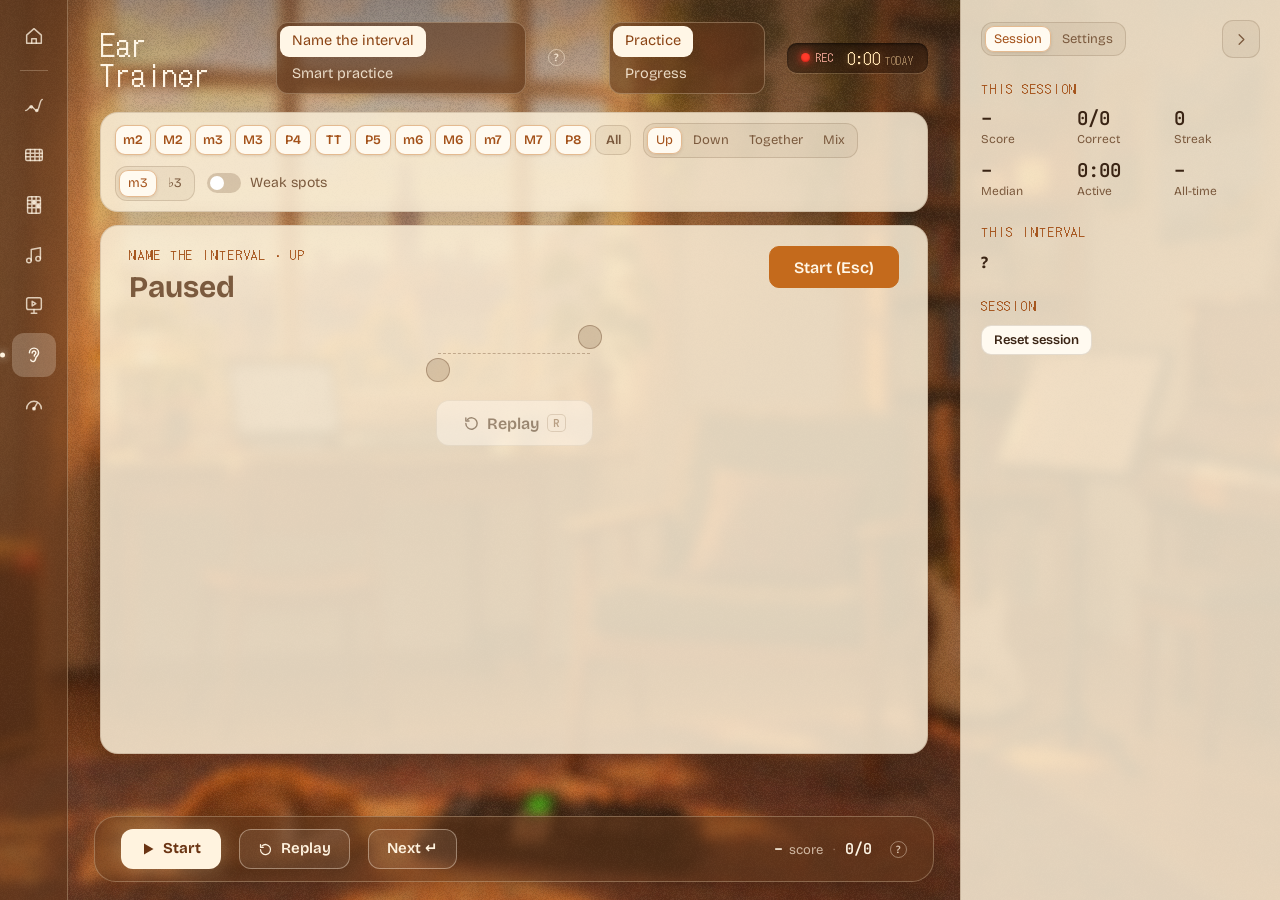
<file: ear-trainer.html>
<!DOCTYPE html>
<html lang="en">
<head>
<meta charset="utf-8">
<meta name="viewport" content="width=device-width, initial-scale=1, viewport-fit=cover">
<title>Ear Trainer</title>
<link rel="icon" type="image/svg+xml" href="shared/favicon.svg">
<link rel="preconnect" href="https://fonts.googleapis.com">
<link rel="preconnect" href="https://fonts.gstatic.com" crossorigin>
<link href="https://fonts.googleapis.com/css2?family=Bricolage+Grotesque:opsz,wght@12..96,400;12..96,600;12..96,800&family=JetBrains+Mono:wght@400;600&family=DotGothic16&family=Pixelify+Sans:wght@400..700&family=VT323&family=Space+Mono:wght@400;700&family=Handjet:wght@300..700&display=swap" rel="stylesheet">
<link rel="stylesheet" href="shared/room.css">
<style>
/* ════════════════════════════════════════════════════════════════════════════
   EAR TRAINER · intervallen op gehoor (Practice Room-schil: shared/room.css + look.js + rail.js + guitar.js + backup.js)
   Opgezet als de Fretboard Trainer: kop met modus (Name the interval · Smart practice) + weergave Practice · Progress,
   één smalle balk met de vragen, oefenvak, transportplank, kolom rechts (Session · Settings).
   Opbouw van dit bestand:
   CSS   1. tokens  2. balk + oefenvak  3. antwoordkaartjes  4. na het antwoord (halsje)  5. plank  6. kolom  7. voortgang
   HTML  icoonbalk · kop · balk met de vragen · oefenvak (luistervak, kaartjes, uitslag + halsje) of voortgang · plank · kolom
   JS    0. TEXT  1. DATA  2. STORE  3. ENGINE  3b. SLIM OEFENEN  4. SPELLING + HALSJE  5. AUDIO  6. PAUZE + LOGBOEK
         7. TRAINER  8. LEERPAD  9. UI
   Opslag: localStorage 'earTrainer.v1' (settings, stats, conf, srs, day, maxSt, off) en 'earTrainer.log' (oefentijd per dag).
   Toets S = geheim menu (shared/look.js); het halsje volgt daar "Card style" (rosewood / paper).
   ════════════════════════════════════════════════════════════════════════════ */

/* ===== 1. TOKENS ===== */
:root{--colw:1240px}
/* op body (niet :root): dan volgen ze de kaartstijl uit menu S */
body{--dok:var(--c7);--dbad:var(--cx);--due:#4d8fd6;--ok:#3f7a35;--okbg:rgba(111,152,104,.2);--badbg:rgba(179,54,31,.12)}

/* ===== 2. BALK + OEFENVAK ===== */
.panel{padding:16px 18px;min-width:0}
.bar{display:flex;flex-wrap:wrap;gap:8px;align-items:center}
.bar .grow{flex:1}
.wrap{min-height:100%;display:flex;flex-direction:column}
.qbar{padding:10px 14px;margin-bottom:14px;container-type:inline-size}
@container (max-width:1150px){.qbar .lb.opt{display:none}}
.qbar .bar{gap:8px 12px}
.lb{font-size:calc(12px * var(--dfs));color:var(--mut2);text-transform:uppercase;white-space:nowrap}
.f{display:inline-flex;align-items:center;gap:7px}
.qbar .seg button{padding:5px 9px;font-size:13px}
.qbar .tg{font-size:14px}
.chip{border:1px solid var(--line);border-radius:10px;min-height:30px;padding:0 7px;min-width:36px;background:var(--fill);font-size:13px;font-weight:600;color:var(--mut)}
.ints{display:inline-flex;flex-wrap:wrap;gap:4px}
#smStep,#drPair,#drN{font:600 15px "JetBrains Mono",monospace;color:var(--tx)}
kbd{font:600 11px "JetBrains Mono",monospace;padding:1px 5px;border-radius:5px;border:1px solid var(--line2);color:var(--mut);background:var(--field)}
.stage{display:flex;flex-direction:column;padding-bottom:6px}
.play{position:relative;padding:20px 28px 18px}
.qhead{display:flex;justify-content:space-between;align-items:flex-start;gap:12px;min-height:70px}
#cap{font-size:calc(12.5px * var(--dfs));letter-spacing:.14em;text-transform:uppercase;color:var(--onx)}
#prompt{font-size:30px;font-weight:700;letter-spacing:-.01em;margin:4px 0 0;line-height:1.2}
.sum{font-size:14px;color:var(--mut);margin:4px 0 0}
.sum:empty{display:none}
/* luistervak: twee rustige stippen die oplichten als de noot klinkt (stand = richting), Replay altijd in beeld */
.listen{display:flex;flex-direction:column;align-items:center;gap:16px;padding:6px 0 22px}
.ear{position:relative;width:200px;height:62px}
.ear::before{content:"";position:absolute;left:24px;right:24px;top:50%;border-top:1px dashed var(--line2)}
.ear i{position:absolute;width:24px;height:24px;margin:-12px 0 0 -12px;border-radius:50%;background:rgba(90,55,25,.18);box-shadow:inset 0 0 0 1px var(--line2);transition:background .25s,box-shadow .25s}
.ear i.on{background:var(--glow2);box-shadow:0 0 20px rgba(240,167,67,.75),inset 0 0 0 1px rgba(255,246,230,.6)}
.ear[data-d="u"] #n1{left:24px;top:76%}.ear[data-d="u"] #n2{left:176px;top:24%}
.ear[data-d="d"] #n1{left:24px;top:24%}.ear[data-d="d"] #n2{left:176px;top:76%}
.ear[data-d="t"] #n1{left:100px;top:78%}.ear[data-d="t"] #n2{left:100px;top:22%}
.ear[data-d="t"]::before{display:none}
.replay{min-height:46px;padding:0 26px;border-radius:13px;font-size:16px}
.replay svg{width:17px;height:17px;fill:none;stroke:currentColor;stroke-width:2;stroke-linecap:round;stroke-linejoin:round}
/* pauze: niets vervaagt; vraag, kaartjes en uitslag zijn weg tot je start. Start staat rechts in de kop */
#btnStart{display:none;min-height:42px;padding:0 24px;font-size:16px}
#play.paused #btnStart{display:inline-flex;align-items:center}
.pz{display:none;margin:4px 0 0;font-size:30px;font-weight:700;line-height:1.2;color:var(--mut)}
#play.paused .pz{display:block}
#play.paused #prompt,#play.paused .sum{display:none}
#play.paused .answers,#play.paused .kh,#play.paused .after{visibility:hidden}
#play.paused .replay{opacity:.45;pointer-events:none}

/* ===== 3. ANTWOORDKAARTJES: 12 op één rij, toetsen 1–9 0 - = ===== */
.answers{display:grid;grid-template-columns:repeat(12,minmax(0,1fr));gap:8px}
.ans{display:flex;flex-direction:column;align-items:center;justify-content:center;gap:4px;min-height:76px;padding:6px 2px;border-radius:13px;border:1px solid var(--line);background:var(--field);color:var(--tx);transition:border-color .15s,background .15s,opacity .2s}
.ans b{font-size:21px;font-weight:700;line-height:1}
.ans small{font:600 11px "JetBrains Mono",monospace;color:var(--mut2)}
.ans:hover{border-color:rgba(196,106,28,.55)}
.ans.off{opacity:.3;cursor:default}
.ans.off:hover{border-color:var(--line)}
.answers.wait .ans:not(.off){opacity:.72}
.ans.ok{background:var(--dok);border-color:transparent;color:var(--dtx)}
.ans.bad{background:var(--dbad);border-color:transparent;color:var(--dtx)}
.ans.ok small,.ans.bad small{color:var(--dtx);opacity:.7}
.ans:disabled{cursor:default}
.kh{text-align:center;min-height:1.3em;margin-top:8px;font-size:13px;color:var(--mut)}

/* ===== 4. NA HET ANTWOORD: uitslag links, halsje rechts (vaste hoogte, verborgen tot het antwoord) ===== */
.after{display:grid;grid-template-columns:minmax(0,1fr) auto;gap:24px;align-items:center;min-height:150px;margin-top:14px;padding-top:14px;border-top:1px solid var(--line)}
.after.ghost{visibility:hidden}
.res{display:flex;flex-direction:column;gap:10px;align-items:flex-start;min-width:0}
.pill{display:inline-flex;align-items:center;gap:8px;min-height:34px;padding:0 14px;border-radius:999px;font-weight:600;font-size:15px;white-space:nowrap}
.pill.ok{background:var(--okbg);color:var(--ok)}.pill.bad{background:var(--badbg);color:var(--err)}
.nn{font-size:20px;font-weight:600;line-height:1.3}
.nn .ar{color:var(--mut2);margin:0 6px;font-weight:400}
.nn .iv{font-size:15px;color:var(--mut);font-weight:500;margin-left:8px}
#bothTxt{font-size:14px;color:var(--mut)}
#bothTxt b{color:var(--tx)}
#bothTxt .on{color:var(--onx)}
.minibox{display:flex;flex-direction:column;align-items:center;gap:4px}
svg.mini{display:block;width:340px;height:auto}
svg.mini .wd{fill:var(--nbgh)}
svg.mini .mk{fill:var(--ninl)}
svg.mini .fr{stroke:var(--nline);stroke-width:1.6}
svg.mini .nut{stroke:var(--nnut);stroke-width:4}
svg.mini .st{stroke:var(--nstr)}
svg.mini .sl{fill:var(--mut2);font:600 9px "JetBrains Mono",monospace}
svg.mini .fn{fill:var(--nnum);font:600 8.5px "JetBrains Mono",monospace}
svg.mini circle.rt{fill:var(--cR);stroke:var(--glow2);stroke-width:1.8}
svg.mini circle.up{fill:var(--c3);stroke:rgba(0,0,0,.25);stroke-width:1}
svg.mini .ml{fill:var(--dtx);font:700 7px "Bricolage Grotesque",sans-serif}

/* ===== 5. TRANSPORTPLANK: Start/Pauze, Replay, Next, voortgang vandaag (Smart), score als klein getal ===== */
.tray .play svg{width:14px;height:14px}
.tray .next{display:flex;align-items:center;gap:8px;border:1px solid rgba(255,240,220,.4);border-radius:12px;padding:8px 18px;background:rgba(255,243,225,.08);color:#fff3df;font-weight:600}
.tray .next:hover{background:rgba(255,243,225,.16)}
.tray .next svg{width:15px;height:15px;fill:none;stroke:currentColor;stroke-width:2;stroke-linecap:round;stroke-linejoin:round}
.tray .pgw{display:flex;align-items:center;gap:10px;color:var(--gmut);font-size:13px;white-space:nowrap}
.tray .pg{width:170px;height:6px;border-radius:3px;background:rgba(255,240,220,.22);overflow:hidden}
.tray .pg i{display:block;height:100%;width:0;background:#f0a24a;transition:width .3s}
.tray .stat{display:flex;align-items:baseline;gap:6px}
.tray .stat b{font:600 15px "JetBrains Mono",monospace;color:#fff6e6}
.tray .stat .sep{opacity:.45;margin:0 4px}

/* ===== 6. KOLOM RECHTS ===== */
.col .colhd .seg{flex-wrap:nowrap}
.col .colhd .seg button{padding:5px 9px;font-size:13px}
.colf{display:grid;gap:7px;margin:12px 0;color:var(--mut);font-size:14px}
.colf>.lh{display:flex;justify-content:space-between;align-items:center;gap:8px}
.colf>.lh b{font:600 13px "JetBrains Mono",monospace;color:var(--tx)}
.colf input[type=range]{width:100%}
.colf .seg{justify-self:start}
.colf .seg button{padding:5px 10px;font-size:13px}
.reg{display:flex;align-items:center;gap:8px}
.kv{display:grid;grid-template-columns:1fr 1fr 1fr;gap:12px 10px;margin-top:4px}
.kv div{display:flex;flex-direction:column;min-width:0}
.kv b{font:600 19px/1.2 "JetBrains Mono",monospace;color:var(--tx)}
.kv span{font-size:12px;color:var(--mut)}
.ncn{font-size:17px;font-weight:700;margin:2px 0 8px}
.dots{display:inline-flex;flex-wrap:wrap;gap:4px;vertical-align:middle}
.dt{display:inline-block;width:11px;height:11px;border-radius:50%;background:#6f9868;vertical-align:middle}
.dt.slow{background:#e0a02b}.dt.bad{background:var(--err)}

/* ===== 7. VOORTGANG: raster intervallen × richting, leerpad, vaak verwisseld ===== */
.prog{padding:20px 28px 22px}
.phd{display:flex;flex-wrap:wrap;align-items:center;gap:8px 16px;margin:0 0 12px}
.phd h2{margin:0;font-size:calc(12.5px * var(--dfs));letter-spacing:.14em;text-transform:uppercase;color:var(--onx);font-family:var(--df),sans-serif;font-weight:400;display:flex;align-items:center;gap:8px}
.pathtop{display:flex;flex-wrap:wrap;gap:8px 12px;align-items:center}
.pathtop .act[aria-pressed="true"]{background:var(--glow);border-color:var(--glow);color:#fff6e6}
.path{display:grid;grid-template-columns:repeat(6,minmax(0,1fr));gap:10px}
.stg{display:flex;flex-direction:column;gap:6px;padding:10px 12px;border-radius:12px;background:var(--fill);border:1px solid var(--line);font-size:13px;color:var(--tx);min-width:0}
.stg.ac{border-color:rgba(196,106,28,.55);box-shadow:0 0 0 1px rgba(196,106,28,.25)}
.stg.lk{opacity:.55}
.stg .t{display:flex;align-items:center;gap:8px}
.stg .ic{font-weight:700;color:var(--mut)}.stg.dn .ic{color:var(--ok)}.stg.ac .ic{color:var(--onx)}
.stg .nn2{margin-left:auto;font:600 11px "JetBrains Mono",monospace;color:var(--mut)}
.stg .d{color:var(--mut);line-height:1.35}
.stg .act{align-self:flex-start}
.pb{position:relative;height:5px;border-radius:3px;background:var(--line);overflow:hidden}
.pb i{display:block;height:100%;background:var(--glow2)}.stg.dn .pb i{background:#6f9868}
.pb u{position:absolute;left:80%;top:0;bottom:0;width:2px;background:var(--mut);opacity:.6}
/* raster: 12 intervallen × Up/Down/Together, kleur = score zoals de heatmap van de Fretboard Trainer (rood → geel bij de zwakke-grens → groen) */
.phd .grow{flex:1}
.phd.gap{margin-top:22px}
.legend{display:flex;flex-wrap:wrap;gap:4px 8px;align-items:center;font-size:12px;color:var(--mut)}
.legend>i{display:inline-block;width:12px;height:12px;border-radius:50%}
.legend>i.ring{background:var(--fill);box-shadow:0 0 0 2px var(--due)}
.legend>i.dash{background:var(--fill);outline:2px dashed var(--mut);outline-offset:-1px}
.heat{display:grid;grid-template-columns:86px repeat(12,minmax(0,1fr));gap:6px}
.heat .hh{text-align:center;font-size:14px;font-weight:700;color:var(--mut);align-self:end;padding-bottom:1px}
.heat .rl{display:flex;align-items:center;font-size:13px;font-weight:600;color:var(--mut)}
.hc{display:flex;align-items:center;justify-content:center;height:44px;border-radius:10px;font:600 14px "JetBrains Mono",monospace;cursor:default}
.hc.few{opacity:.72}.hc.out{opacity:.45}.hc.lk{opacity:.3}
.hc.weak{outline:2px dashed var(--mut);outline-offset:1px}
.hc.due{box-shadow:0 0 0 2.5px var(--due)}
#tip{position:fixed;z-index:50;pointer-events:none;display:none;max-width:260px;background:var(--field);color:var(--tx);border:1px solid var(--line2);border-radius:10px;padding:8px 11px;font-size:13px;line-height:1.45;box-shadow:0 8px 24px rgba(60,30,10,.25)}
#tip .cap{font-size:12px}
/* vaak verwisseld: drie kaartjes, klik = korte A/B-oefening */
.conf{display:grid;grid-template-columns:repeat(3,minmax(0,1fr));gap:10px}
.cf{display:flex;flex-direction:column;gap:3px;align-items:stretch;text-align:left;padding:10px 14px;border-radius:12px;background:var(--fill);border:1px solid var(--line);color:var(--tx);min-width:0;transition:border-color .15s,background .15s}
.cf:hover{border-color:rgba(196,106,28,.55)}
.cf .l1{display:flex;align-items:baseline;gap:10px}
.cf .l1 b{font-size:20px;font-weight:700}
.cf .l1 .ar{color:var(--mut2);font-weight:400}
.cf .l1 .cn{margin-left:auto;font:600 15px "JetBrains Mono",monospace}
.cf .l2{font-size:13px;color:var(--mut)}
.cf .l3{font-size:12.5px;color:var(--onx);font-weight:600}
.cf.none{grid-column:1/-1;cursor:default;padding:12px 14px;color:var(--mut);font-size:13px}
.cf.none:hover{border-color:var(--line)}
@media (prefers-reduced-motion:reduce){.tray .pg i,.ear i{transition:none}}
</style>
</head>
<body>
<div class="bgfx photo"></div><div class="bgfx tex"></div><div class="bgfx grain"></div>
<div class="shell">
  <!-- icoonbalk: alleen apps (shared/rail.js tekent hem) -->
  <nav class="rail" id="side" data-app="ear-trainer"></nav>

  <main class="main">
    <div class="scroll" id="scroll">
     <div class="wrap">
      <header class="top">
        <h1 class="px">Ear Trainer</h1>
        <span class="seg glass" id="uMode" role="group" aria-label="Practice mode"></span>
        <span class="help dn r wide" tabindex="0" aria-label="How it works">?<i id="howTxt"></i></span>
        <div class="grow"></div>
        <span class="seg glass" id="uView" role="group" aria-label="View"><button type="button" data-v="play">Practice</button><button type="button" data-v="prog">Progress</button></span>
      </header>

      <!-- balk: welke vragen (intervallen, richting, labels, zwakke plekken); in Smart practice de stap van het leerpad -->
      <section class="paper panel qbar" id="qbar" aria-label="Questions">
        <div class="bar" id="setQ">
          <span id="uInts" class="ints" role="group" aria-label="Intervals"></span>
          <div class="f"><span class="lb px opt">Direction</span><span id="uDir" class="seg" role="group" aria-label="Direction"></span></div>
          <div class="f"><span class="lb px opt">Labels</span><span id="uLab" class="seg" role="group" aria-label="Labels"></span></div>
          <div class="f"><label class="tg" title="Only intervals you often get wrong or answer slowly"><input type="checkbox" role="switch" id="uWeak"><i></i><span>Weak spots</span></label></div>
        </div>
        <div class="bar" id="drBar" hidden>
          <div class="f"><span class="lb px">Drill</span><b id="drPair" class="mus"></b><b id="drN"></b></div>
          <span class="cap" id="drTxt"></span>
          <span class="grow"></span>
          <button type="button" class="act sm" id="drEnd"></button>
        </div>
        <div class="bar" id="smBar" hidden>
          <div class="f"><span class="lb px">Step</span><b id="smStep"></b></div>
          <span class="cap" id="smTxt"></span>
          <span class="grow"></span>
          <button type="button" class="lnk" id="smPath">Learning path ›</button>
        </div>
      </section>

      <!-- oefenvak: luisteren, antwoorden, uitslag met halsje -->
      <div class="stage" id="vPlay">
      <section class="paper play paused" id="play" aria-label="Practice">
        <div class="qhead">
          <div><div class="cap px" id="cap"></div><p id="prompt"></p><p class="pz" id="pz"></p><div id="sum" class="sum"></div></div>
          <button type="button" class="act pri" id="btnStart"></button>
        </div>
        <div class="listen">
          <div class="ear" id="ear" data-d="u" aria-hidden="true"><i id="n1"></i><i id="n2"></i></div>
          <button type="button" class="act replay" id="btnReplay"></button>
        </div>
        <div id="answers" class="answers" role="group" aria-label="Answers"></div>
        <div id="kh" class="kh"></div>
        <div class="after ghost" id="after" aria-live="polite">
          <div class="res">
            <div id="fb" class="pill"></div>
            <p id="notes" class="nn"></p>
            <div class="bar" id="bothBar"><button type="button" class="act sm" id="btnBoth"></button><span id="bothTxt"></span></div>
          </div>
          <div class="minibox"><div id="mini"></div><span class="cap" id="miniCap"></span></div>
        </div>
      </section>
      </div>

      <!-- voortgang: raster (interval × richting), leerpad als zes tegels, vaak verwisselde paren (klik = A/B-oefening) -->
      <div class="stage" id="vProg" hidden>
      <section class="paper prog" aria-label="Progress">
        <div class="phd">
          <h2>Intervals <span class="help r" tabindex="0" aria-label="How is the score calculated?">?<i id="heatHelp"></i></span></h2>
          <div class="legend" id="legend"></div>
        </div>
        <div id="heat" class="heat"></div>
        <div class="phd gap">
          <h2>Learning path <span class="help r" tabindex="0" aria-label="About the learning path">?<i id="pathHelp"></i></span></h2>
          <div class="pathtop" id="pathTop"></div>
        </div>
        <div id="path" class="path"></div>
        <div class="phd gap">
          <h2>Often confused <span class="help r" tabindex="0" aria-label="About often confused">?<i id="confHelp"></i></span></h2>
        </div>
        <div id="conf" class="conf"></div>
      </section>
      </div>
     </div>
    </div>

    <!-- transportplank: wat je met de gitaar op schoot nodig hebt -->
    <footer class="tray glass" id="tray">
      <button type="button" class="play" id="btnPause" title="Esc"></button>
      <button type="button" class="next" id="btnReplay2" title="R or Space"></button>
      <button type="button" class="next" id="btnNext" title="Enter"></button>
      <span id="pgw" class="pgw"><span class="pg"><i id="pgb"></i></span><span id="pgt"></span></span>
      <span class="stat" id="tStat"><b id="tPct">–</b><span>score</span><span class="sep">·</span><b id="tN">0/0</b><span id="tDueWrap"><span class="sep">·</span><b id="tDue">0</b> <span>due today</span></span></span>
      <span class="help l" tabindex="0" aria-label="Keys">?<i id="keysTxt"></i></span>
    </footer>
  </main>

  <!-- kolom rechts: sessie en instellingen (inklapbaar) -->
  <aside class="col" id="col" aria-label="Side panel">
    <button type="button" class="ib reopen" data-col="open" title="Show side panel" aria-label="Show side panel"><svg viewBox="0 0 24 24"><path d="M15 6l-6 6 6 6"/></svg></button>
    <div class="colhd">
      <span class="seg" id="colTabs" role="tablist" aria-label="Side panel"><button type="button" data-tab="sess">Session</button><button type="button" data-tab="set">Settings</button></span>
      <button type="button" class="ib" data-col="shut" title="Hide side panel" aria-label="Hide side panel"><svg viewBox="0 0 24 24"><path d="M9 6l6 6-6 6"/></svg></button>
    </div>

    <div id="tabSess">
      <h3>This session</h3>
      <div class="kv" aria-live="polite">
        <div><b id="sPct">–</b><span>Score</span></div>
        <div><b id="sN">0/0</b><span>Correct</span></div>
        <div><b id="sStreak">0</b><span>Streak</span></div>
        <div><b id="sMed">–</b><span>Median</span></div>
        <div><b id="sAct">0:00</b><span>Active</span></div>
        <div><b id="sLife">–</b><span>All-time</span></div>
        <div id="dueWrap"><b id="sDue">0</b><span>due today</span></div>
      </div>
      <h3>This interval</h3>
      <div id="nc"></div>
      <h3>Session</h3>
      <div class="bar"><button type="button" class="act sm" id="btnSess">Reset session</button></div>
    </div>

    <div id="tabSet" hidden>
      <h3>Smart practice</h3>
      <div class="colf"><span class="lh"><span>New per day</span></span><span id="uNew" class="seg" role="group" aria-label="New per day"></span></div>
      <div class="colf"><label class="lh" for="fSec"><span>Fluent time <span class="help r" tabindex="0" aria-label="About fluent time">?<i>Correct within this time = Good (within 60% of it = Easy). Slower but correct = Hard. Wrong = Again.</i></span></span><b id="fVal"></b></label><input type="range" id="fSec" min="1" max="5" step="0.5"></div>

      <h3>Sound</h3>
      <div class="colf"><span class="lh"><span>Tone</span></span><span id="uTone" class="seg" role="group" aria-label="Tone"></span></div>
      <div class="colf"><label class="lh" for="uGap"><span>Time between the notes</span><b id="gapV"></b></label><input type="range" id="uGap" min="0.3" max="1.5" step="0.1"></div>
      <div class="colf"><span class="lh"><span>Register <span class="help r" tabindex="0" aria-label="About the register">?<i>Lowest and highest note that can sound (concert pitch). E2–E5 is the guitar from the low E to the high e at fret 12.</i></span></span></span>
        <span class="reg"><select id="uLo" aria-label="Lowest note"></select><span class="cap">–</span><select id="uHi" aria-label="Highest note"></select></span></div>

      <h3>Behaviour</h3>
      <div class="colf"><span class="lh"><span>Auto-next <span class="cap">after a correct answer</span></span></span><span id="uAuto" class="seg" role="group" aria-label="Auto-next"></span></div>

      <h3>Backup</h3>
      <p class="note" style="margin-bottom:10px">All Practice Room apps.</p>
      <div id="prBackup" data-app="Ear Trainer" data-btn="act sm"></div>
    </div>
  </aside>
</div>

<div id="tip"></div>

<script src="shared/look.js"></script>     <!-- geheim menu S (Look), vóór rail.js -->
<script src="shared/rail.js"></script>     <!-- icoonbalk, achtergrond, korrel -->
<script src="shared/guitar.js"></script>   <!-- zachte jazzgitaar (GTR) -->
<script src="shared/backup.js"></script>   <!-- back-up (PRB): vóór de app, zie daar -->
<script>

/* ════════════════════════════════════════════════════════════════════════════
   0. TEXT — alle schermtekst. Pas gerust aan (alleen de tekst tussen de aanhalingstekens).
   ════════════════════════════════════════════════════════════════════════════ */
const TEXT={
  appName:'Ear Trainer',
  modes:{name:'Name the interval',smart:'Smart practice'},
  how:'<b>Name the interval</b>: listen to two notes and pick the interval between them (click a card or press its key). Choose which intervals and which direction in the bar: <b>Up</b>, <b>Down</b>, <b>Together</b> (both at once) or <b>Mix</b>.<br><br><b>Smart practice</b>: spaced repetition. Intervals due today come first, then weak spots, then a few new ones each day; the learning path adds more intervals, then down, then together.<br><br><b>Replay</b> plays the interval again, as often as you like. After a wrong answer, <b>Hear both</b> plays the right interval and then the one you picked. The small neck shows where the two notes lie.',
  keysHelp:'<b>1–9 0 - =</b> answer (m2 … P8) · <b>R</b> or <b>Space</b> replay · <b>H</b> hear both · <b>Enter</b> next · <b>Esc</b> start or pause',
  pathHelp:'Smart practice follows these steps. The next step unlocks once 80% of its items are known. Pick a step to set it by hand; the step you reached never goes back.',
  heatHelp:'Each square is one interval in one direction. Colour = score from your last 10 answers (recent ones count more; accuracy and speed): red = weak, yellow = the weak limit, green = strong. Grey = not practised yet.',
  confHelp:'The pairs of intervals you mix up most, both ways and in all directions (at least twice). A → B means you heard A and answered B. Click a pair for a short drill: 10 questions with only those two intervals. A drill does not count for smart practice, but it is saved in your scores and practice time.',
  confEmpty:'No pairs yet. A pair shows up here once you have mixed it up twice.',
  heat:{nw:'new',scale:'weak {g} strong',foot:'dashed ring = weak · faded = little data · blue ring = due · hover a square for details',
        tip:(n,d,f)=>`<b>${n}</b> · ${d}<br><span class="cap">${f}</span><br>`,score:(p,l)=>`Score: <b>${p}%</b> (${l})<br>`,ok:(p,a,b)=>`Correct: ${p} (${a}/${b})<br>`,
        time:(b,m)=>`Best: ${b} s`+(m?` · median ${m} s`:'')+'<br>',never:'Not practised yet',due:'<b>Due today</b>',locked:i=>`Locked (step ${i})`},
  conf:{say:(a,b,n)=>`${a} → ${b} ${n}×`,go:ds=>`Start drill · ${ds}`},
  drill:{bar:'Only these two intervals · does not count for smart practice',end:'End drill',cap:(i,n,d)=>`A/B drill · Question ${i} of ${n} · ${d}`,
         done:'Drill done',back:'Back to practice  ↵',sum:(ok,n,a,b)=>`<b>${ok}</b> of ${n} correct · ${a} ↔ ${b} · Enter = back to practice`},
  playIco:'<svg viewBox="0 0 14 14" aria-hidden="true"><path d="M3 1.5l9.5 5.5L3 12.5z" fill="currentColor"/></svg>',
  pauseIco:'<svg viewBox="0 0 14 14" aria-hidden="true"><path d="M3 1.5h3v11H3zM8 1.5h3v11H8z" fill="currentColor"/></svg>',
  replayIco:'<svg viewBox="0 0 24 24" aria-hidden="true"><path d="M4 12a8 8 0 1 0 2.4-5.7"/><path d="M4 4v4.5h4.5"/></svg>',
  start:'Start  (Esc)', pauseBtn:p=>(p?TEXT.playIco:TEXT.pauseIco)+(p?'Start':'Pause'),
  replay:'Replay <kbd>R</kbd>', replayTray:'Replay',
  next:'Next  ↵', nextDay:'Next day  ↵',
  paused:'Paused', listen:'Listen…', which:'Which interval?',
  dirs:{u:'Up',d:'Down',t:'Together',mix:'Mix'},
  capName:d=>`Name the interval · ${d}`,
  capSmart:(why,step,d)=>`Smart practice${why?' · '+why:''} · Step ${step} · ${d}`,
  why:{relearn:'Again',due:'Due',weak:'Weak spot',new:'New'},
  noItems:'No intervals to practise. Pick some intervals in the bar (or turn off Weak spots).',
  correct:ms=>'Correct'+(ms!=null?' · '+(ms/1000).toFixed(1)+' s':''),
  wrong:p=>`Not quite · you picked ${p}`,
  hearBoth:'Hear both <kbd>H</kbd>', bothWas:'right', bothYou:'your answer',
  miniCap:(n,s,f)=>`${n} on the ${s} string, fret ${f}`, miniNone:'Not on the neck in one position',
  doneToday:'Done for today ✓',
  summary:o=>`Answered <b>${o.n}</b> (${o.pct} correct) · Again ${o.g[0]} · Hard ${o.g[1]} · Good ${o.g[2]} · Easy ${o.g[3]} · newly learned <b>${o.nw}</b> · due tomorrow <b>${o.m}</b> · Enter = next day`,
  todayProg:(d,t)=>`${d} of ${t} today`,
  stepOf:(i,n)=>`${i} of ${n}`, setByPath:'set by the learning path',
  all:'All', off:'Off', guitar:'Guitar', synth:'Synth',
  noNote:'Start a session to see the history of each interval here.', firstTime:'First time',
  noteScore:(p,l)=>`Score ${p}% · ${l}`, levels:['new','learning','known','fluent'],
  nextReview:d=>d<=0?'Review due today':d===1?'Next review tomorrow':`Next review in ${d} days`, notInSrs:'Not in smart practice yet',
  path:{auto:'Automatic',manual:(c,a)=>`Manual: step ${c} (automatic would be step ${a}).`,rule:'The next step unlocks once 80% of its items are known.',
        step:i=>`Step ${i}`,here:'here',upTo:'up to here',title:i=>`Set to step ${i} (manual)`},
  trayStat:(p,n,d)=>`Score ${p} · correct ${n}`+(d!=null?` · ${d} due today`:''),
};
const T=TEXT;

/* ===== 1. DATA ===== */
/* interval in halve tonen 1–12: [naam, trap, voluit] */
const IV=[null,['m2','♭2','minor second'],['M2','2','major second'],['m3','♭3','minor third'],['M3','3','major third'],['P4','4','perfect fourth'],['TT','♭5','tritone'],
  ['P5','5','perfect fifth'],['m6','♭6','minor sixth'],['M6','6','major sixth'],['m7','♭7','minor seventh'],['M7','7','major seventh'],['P8','8','octave']];
const KEYS=['1','2','3','4','5','6','7','8','9','0','-','='];   // toets voor 1…12 halve tonen
const ALL12=[1,2,3,4,5,6,7,8,9,10,11,12];
const ARROW={u:'↑',d:'↓',t:'Together'};
const OPENM=[40,45,50,55,59,64],SNAME=['E','A','D','G','B','e'],SLONG=['low E','A','D','G','B','high e'];
const FL=['C','D♭','D','E♭','E','F','G♭','G','A♭','A','B♭','B'];
const REG_LO=40,REG_HI=79;   // keuze voor het register: E2 … G5 (wat op de hals past, fret 15)
const WEAK=.85;              // score onder deze grens = zwakke plek (nauwkeurigheid + snelheid)
const IDLE_SEC=90;           // zonder invoer na zoveel seconden vanzelf pauze (logboek blijft eerlijk)
const NOTE_LEN=1.8;          // hoe lang de tweede noot (of de samenklank) klinkt, in s
const $=s=>document.querySelector(s);
const esc=s=>String(s).replace(/[&<>"]/g,c=>({'&':'&amp;','<':'&lt;','>':'&gt;','"':'&quot;'}[c]));
const mus=s=>'<span class="mus">'+esc(s)+'</span>';
const nm=m=>FL[((m%12)+12)%12]+(Math.floor(m/12)-1);   // MIDI → D♭3

/* ===== 2. STORE (localStorage, veilig met try/catch) ===== */
const KEY='earTrainer.v1',LOGK='earTrainer.log';
/* logboek veilig lezen: onleesbaar → kopie naar '.bad' (als die er nog niet is), dan leeg verder */
function logRead(k){let raw=null;try{raw=localStorage.getItem(k);}catch(e){return{};}if(raw==null)return{};
  try{const o=JSON.parse(raw);if(o&&typeof o==='object'&&!Array.isArray(o))return o;}catch(e){}
  try{if(localStorage.getItem(k+'.bad')==null)localStorage.setItem(k+'.bad',raw);}catch(e){}return{};}
/* vóór het wegschrijven de opgeslagen versie erbij (ander tabblad): per dag blijft de grootste tijd */
function logMerge(k,L){const o=logRead(k),sz=v=>v&&typeof v==='object'?+v.s||0:0;
  Object.keys(o).forEach(d=>{if(!(d in L)||sz(o[d])>sz(L[d]))L[d]=o[d];});return L;}
var ELOG=logRead(LOGK);
const dayKey=(d=new Date())=>d.getFullYear()+'-'+String(d.getMonth()+1).padStart(2,'0')+'-'+String(d.getDate()).padStart(2,'0');
/* settings: mode name|smart, ints = 12× 0/1 (m2…P8), dir u|d|t|mix, labels int|deg, lo/hi = register (MIDI), tone guitar|synth,
   gap = tijd tussen de noten (s), auto = vanzelf door na goed (s, 0 = uit), weak = alleen zwakke plekken, newPerDay, fluentSec,
   stageSet = handmatige stap (null = automatisch), colOpen/colTab = kolom rechts */
const DEF={mode:'name',ints:[1,1,1,1,1,1,1,1,1,1,1,1],dir:'u',labels:'int',lo:40,hi:76,tone:'guitar',gap:.7,auto:1.5,weak:false,newPerDay:6,fluentSec:2.5,stageSet:null,colOpen:true,colTab:'sess'};
const STAGES=[{iv:[5,7,12,4],d:'u'},{iv:[3,9,10],d:'u'},{iv:[2,11,8],d:'u'},{iv:[1,6],d:'u'},{iv:ALL12,d:'d'},{iv:ALL12,d:'t'}];
const IK=/^([1-9]|1[0-2]):[udt]$/;   // item = interval:richting, bv. "3:u"
const obj=x=>x&&typeof x==='object'&&!Array.isArray(x)?x:{};
const one=(v,list,d)=>list.includes(v)?v:d;
const num=(v,a,b,d)=>typeof v==='number'&&isFinite(v)?Math.min(b,Math.max(a,v)):d;
const int=(v,a,b,d)=>Number.isInteger(v)?Math.min(b,Math.max(a,v)):d;
/* alles controleren; onbekende velden in settings blijven staan (een latere versie kan ze nodig hebben) */
function hydrate(r){r=obj(r);const s=obj(r.settings),c={};
  c.mode=one(s.mode,['name','smart'],DEF.mode);
  c.ints=Array.isArray(s.ints)&&s.ints.length===12?s.ints.map(x=>x?1:0):[...DEF.ints];if(!c.ints.some(Boolean))c.ints=[...DEF.ints];
  c.dir=one(s.dir,['u','d','t','mix'],DEF.dir);c.labels=one(s.labels,['int','deg'],DEF.labels);
  c.lo=int(s.lo,REG_LO,REG_HI-12,DEF.lo);c.hi=int(s.hi,REG_LO+12,REG_HI,DEF.hi);if(c.hi-c.lo<12){c.lo=DEF.lo;c.hi=DEF.hi;}
  c.tone=one(s.tone,['guitar','synth'],DEF.tone);c.gap=num(s.gap,.3,1.5,DEF.gap);c.auto=one(s.auto,[0,1,1.5,3],DEF.auto);
  c.weak=s.weak===true;c.newPerDay=one(s.newPerDay,[3,6,10,20],DEF.newPerDay);c.fluentSec=num(s.fluentSec,1,5,DEF.fluentSec);
  c.stageSet=Number.isInteger(s.stageSet)&&s.stageSet>=0&&s.stageSet<STAGES.length?s.stageSet:null;
  c.colOpen=s.colOpen!==false;c.colTab=one(s.colTab,['sess','set'],'sess');
  /* stats per item: n, ok, h = laatste 10 als [goed 0/1, ms of null], best = snelste goede antwoord (ms) */
  const stats={};Object.entries(obj(r.stats)).forEach(([k,v])=>{if(!IK.test(k))return;v=obj(v);const n=int(v.n,0,1e7,0);
    const t={n,ok:int(v.ok,0,n,0),h:(Array.isArray(v.h)?v.h:[]).filter(x=>Array.isArray(x)).map(x=>[x[0]?1:0,typeof x[1]==='number'&&isFinite(x[1])&&x[1]>=0?Math.round(x[1]):null]).slice(-10)};
    if(typeof v.best==='number'&&isFinite(v.best)&&v.best>0)t.best=Math.round(v.best);stats[k]=t;});
  /* conf: welk antwoord bij welk item (aantallen), voor Often confused in Progress */
  const conf={};Object.entries(obj(r.conf)).forEach(([k,v])=>{if(!IK.test(k))return;const o={};
    Object.entries(obj(v)).forEach(([a,n])=>{if(/^([1-9]|1[0-2])$/.test(a)&&Number.isInteger(n)&&n>0)o[a]=n;});conf[k]=o;});
  /* srs: box (−1 … 4), due (dagnummer), lapses, g = laatste beoordeling 0–3 */
  const srs={};Object.entries(obj(r.srs)).forEach(([k,v])=>{if(!IK.test(k))return;v=obj(v);if(!Number.isInteger(v.due))return;
    srs[k]={box:int(v.box,-1,4,0),due:v.due,lapses:int(v.lapses,0,1e6,0),g:int(v.g,0,3,0)};});
  const day=obj(r.day);
  return{settings:Object.assign({},s,c),stats,conf,srs,day:Number.isInteger(day.d)?{d:day.d,newN:int(day.newN,0,1e4,0)}:{d:0,newN:0},
    maxSt:int(r.maxSt,0,STAGES.length-1,0),off:int(r.off,0,1e5,0)};}
let store=hydrate({});
/* onleesbaar → kopie naar earTrainer.v1.bad (als die er nog niet is), dan met de standaard verder */
try{const raw=localStorage.getItem(KEY);if(raw!=null){let o=null;try{o=JSON.parse(raw);}catch(e){}
  if(o&&typeof o==='object'&&!Array.isArray(o))store=hydrate(o);
  else if(localStorage.getItem(KEY+'.bad')==null)localStorage.setItem(KEY+'.bad',raw);}}catch(e){}
const save=()=>{try{localStorage.setItem(KEY,JSON.stringify(store));}catch(e){}};
const cfg=()=>store.settings;
const st=k=>store.stats[k]||{n:0,ok:0,h:[]};
const lab=s=>IV[s][cfg().labels==='deg'?1:0];

/* ===== 3. ENGINE ===== */
const med=a=>{if(!a||!a.length)return null;const b=[...a].sort((x,y)=>x-y),m=b.length>>1;return b.length%2?b[m]:(b[m-1]+b[m])/2;};
const DECAY=.8;
/* SCORE 0..1 (zelfde als Fretboard): recentste poging weegt 1, elke oudere ×DECAY. Fout = 0; goed = snelheidsfactor
   (1 tot de vloeiend-grens, lineair naar 0.35 bij 3×). */
function score(t){const h=t.h||[];if(!h.length)return null;const fl=cfg().fluentSec*1000;let a=0,b=0;
  h.forEach(([ok,ms],i)=>{const w=Math.pow(DECAY,h.length-1-i),sp=ms==null?1:Math.max(.35,Math.min(1,1-.65*(ms-fl)/(2*fl)));a+=w*(ok?sp:0);b+=w;});
  return a/b;}
function lvl(t){const sc=score(t);if(!t.n||sc==null)return 0;return sc<WEAK?1:(t.h.length>=3&&sc>=.9?3:2);}
const shuffle=a=>{for(let i=a.length-1;i>0;i--){const j=Math.floor(Math.random()*(i+1));[a[i],a[j]]=[a[j],a[i]];}return a;};
let lastKey='',recent=[];
const firstFresh=l=>l.find(x=>!recent.slice(-2).includes(x.k))||l[0];
const dirsOf=d=>d==='mix'?['u','d','t']:[d];
/* vragen in Name the interval: gekozen intervallen × richting(en) */
function pool(){const c=cfg(),p=[];c.ints.forEach((on,i)=>{if(on)dirsOf(c.dir).forEach(d=>p.push({s:i+1,d,k:(i+1)+':'+d}));});return p;}
/* schud-zak (zoals Fretboard): elke ronde elk item ≥1×, nieuw/zwak 2×, heel zwak 3× */
let bag=[],bagSig='';
function pick(){let p=pool();if(!p.length)return null;
  if(cfg().weak){p=p.filter(i=>lvl(st(i.k))===1);if(!p.length)return null;}
  const by=new Map(p.map(i=>[i.k,i])),c=cfg(),sig=[c.weak,c.dir,c.ints.join('')].join('|');
  if(sig!==bagSig){bag=[];bagSig=sig;}
  bag=bag.filter(k=>by.has(k));
  if(!bag.length){p.forEach(i=>{const t=st(i.k),sc=score(t);let n=1;if(lvl(t)!==3&&(sc==null||sc<WEAK))n++;if(sc!=null&&sc<.5)n++;
      for(let j=0;j<n;j++)bag.push(i.k);});shuffle(bag);}
  let ix=bag.findIndex(k=>k!==lastKey&&!recent.slice(-2).includes(k));if(ix<0)ix=bag.findIndex(k=>k!==lastKey);if(ix<0)ix=0;
  return by.get(bag.splice(ix,1)[0]);}

/* ===== 3b. SLIM OEFENEN (spaced repetition, zoals de Fretboard Trainer) =====
   Item = interval × richting (12 × up/down/together = 36), store.srs["s:d"] = {box, due, lapses, g}.
   Beoordeling: fout = Again, goed maar trager dan Fluent time = Hard, goed = Good, snel (≤ 60%) = Easy.
   Sessie: fout → terug na 2–4 vragen, daarna na ~10. Dagen: Leitner 1/3/7/16/35. */
const LADDER=[1,3,7,16,35];
const EASY=.6;
const today=()=>Math.floor((Date.now()-new Date().getTimezoneOffset()*6e4)/864e5)+(store.off||0);
const ORDER=STAGES.flatMap((g,i)=>g.iv.map(s=>({s,d:g.d,k:s+':'+g.d,st:i})));
const STG=new Map(ORDER.map(x=>[x.k,x.st]));
let rl={};
function dayCheck(){if(store.day.d!==today())store.day={d:today(),newN:0};}
const isKnown=k=>{const e=store.srs[k];return !!e&&e.g>=1;};   // Hard (goed maar traag) telt ook als gekend
/* stap zakt nooit terug: hoogst bereikte stap staat in store.maxSt */
function autoStage(){let i=0;for(;i<STAGES.length-1;i++){const it=ORDER.filter(x=>x.st===i);if(it.filter(x=>isKnown(x.k)).length<.8*it.length)break;}
  if(i>store.maxSt){store.maxSt=i;save();}return Math.max(i,store.maxSt);}
const curStage=()=>cfg().stageSet!=null?cfg().stageSet:autoStage();
const smartItems=()=>{const cur=curStage();return ORDER.filter(x=>x.st<=cur);};
/* intervallen die in Smart practice al meedoen (de andere kaartjes zijn vaag) */
const smartInts=()=>new Set(smartItems().map(x=>x.s));
const dueKeys=()=>{const cs=curStage();return Object.keys(store.srs).filter(k=>store.srs[k].due<=today()&&!sess.seen[k]&&STG.get(k)<=cs);};
function dueUI(){dayCheck();const dk=dueKeys().length,sm=cfg().mode==='smart';$('#sDue').textContent=$('#tDue').textContent=dk;
  $('#dueWrap').hidden=$('#tDueWrap').hidden=!sm&&!Object.keys(store.srs).length;$('#pgw').hidden=!sm;if(!sm)return;
  const done=Object.keys(sess.seen).length,nw=Math.min(Math.max(0,cfg().newPerDay-store.day.newN),smartItems().filter(x=>!store.srs[x.k]).length),tot=done+dk+nw+Object.keys(rl).length;
  $('#pgt').textContent=T.todayProg(done,tot);$('#pgb').style.width=(tot?100*done/tot:0)+'%';}
function nextDay(){store.off=(store.off||0)+1;dayCheck();sess.seen={};sess.gr=[0,0,0,0];sess.nw=0;rl={};save();newQ();}
/* volgorde: 1 sessie-herhaling · 2 due (oudste eerst) · 3 zwakke plekken · 4 nieuw (tot New per day) · 5 rest van de herhalingen */
function pickSmart(){dayCheck();const all=smartItems(),n=sess.n,TD=today(),byK=k=>all.find(x=>x.k===k),ok=x=>x.k!==lastKey;
  const rdy=Object.entries(rl).filter(([k,r])=>r.at<=n&&k!==lastKey&&byK(k)).sort((a,b)=>a[1].at-b[1].at).map(([k])=>byK(k));
  if(rdy.length)return{...firstFresh(rdy),why:'relearn'};
  const due=shuffle(all.filter(x=>{const e=store.srs[x.k];return e&&e.due<=TD&&!sess.seen[x.k]&&ok(x);})).sort((a,b)=>store.srs[a.k].due-store.srs[b.k].due);
  if(due.length)return{...firstFresh(due),why:'due'};
  const sc=x=>score(st(x.k));
  const weak=shuffle(all.filter(x=>store.srs[x.k]&&store.stats[x.k]&&!sess.seen[x.k]&&ok(x)&&sc(x)!=null&&sc(x)<WEAK)).sort((a,b)=>sc(a)-sc(b));
  if(weak.length)return{...firstFresh(weak),why:'weak'};
  if(store.day.newN<cfg().newPerDay){const nw=all.filter(x=>!store.srs[x.k]&&ok(x));
    if(nw.length){const s0=Math.min(...nw.map(x=>x.st));return{...firstFresh(shuffle(nw.filter(x=>x.st===s0))),why:'new'};}}
  const left=Object.entries(rl).sort((a,b)=>a[1].at-b[1].at).map(([k])=>byK(k)).filter(Boolean);return left.length?{...firstFresh(left),why:'relearn'}:null;}
function srsAfter(q,ok,ms){const k=q.k;
  if(!sess.seen[k]){sess.seen[k]=1;const fl=cfg().fluentSec*1000;
    const g=!ok?0:ms==null?2:ms>fl?1:ms<=fl*EASY?3:2;
    let e=store.srs[k];const nieuw=!e;if(nieuw){e={box:-1,due:0,lapses:0,g:0};store.day.newN++;sess.nw++;}
    const b=e.box,early=!nieuw&&e.due>today();
    if(early&&g>0){e.g=g;store.srs[k]=e;sess.gr[g]++;}   // vóór de due-datum goed: planning blijft staan
    else{e.box=g===0?0:g===1?Math.max(0,b):Math.min(LADDER.length-1,b+(g===3?2:1));
      if(g===0&&!nieuw)e.lapses++;
      e.g=g;e.due=today()+LADDER[e.box];store.srs[k]=e;sess.gr[g]++;}}
  if(!ok)rl[k]={at:sess.n+2+Math.floor(Math.random()*3),step:1};
  else if(rl[k]){if(rl[k].step===1)rl[k]={at:sess.n+10,step:2};else delete rl[k];}
  save();}
function showSum(){const TD=today(),m=Object.values(store.srs).filter(e=>e.due===TD+1).length;
  $('#cap').textContent='';$('#prompt').textContent=T.doneToday;$('#btnNext').textContent=T.nextDay;
  $('#sum').innerHTML=T.summary({n:sess.n,pct:pct(sess.ok,sess.n),g:sess.gr,nw:sess.nw,m});}

/* ===== 4. SPELLING + HALSJE ===== */
/* naam van de bovenste noot volgens het interval (C + m3 = E♭, niet D♯); grondtoon met ♭ voor de zwarte toetsen.
   Zou het een dubbele ♯/♭ worden, dan gewoon de ♭-naam. Geeft [onder met octaaf, boven met octaaf, onder, boven]. */
const LET='CDEFGAB',LPC=[0,2,4,5,7,9,11],STEP=[0,1,1,2,2,3,4,4,5,5,6,6,7];
function spell(lo,s){const rn=FL[lo%12],li=LET.indexOf(rn[0]),up=lo+s,ul=(li+STEP[s])%7,diff=((up%12-LPC[ul])%12+18)%12-6;
  const un=Math.abs(diff)>1?FL[up%12]:LET[ul]+(diff===1?'♯':diff===-1?'♭':'');let uo=Math.floor(up/12)-1;
  if(un==='C♭')uo++;if(un==='B♯')uo--;   // C♭4 klinkt als B3
  return[rn+(Math.floor(lo/12)-1),un+uo,rn,un];}
/* greep: grondtoon op een snaar (fret 0–14), de bovenste noot op dezelfde of een hogere snaar binnen 4 frets; de kleinste greep wint */
function shape(lo,hi){let best=null;
  for(let s=0;s<6;s++){const f=lo-OPENM[s];if(f<0||f>14)continue;
    for(let s2=s;s2<6;s2++){const f2=hi-OPENM[s2];if(f2<0||f2>15||(s2===s&&f2<=f))continue;const sp=Math.abs(f2-f);if(sp>4)continue;
      const c=sp*1.2+(s2===s?1.5:0)+(s2-s)*.2+Math.max(0,f-7)*.3;if(!best||c<best.c)best={c,s,f,s2,f2};}}
  return best;}
/* liggend halsje van 5–6 frets rond de greep; hoge e boven, palissander (of de kaartstijl uit menu S) */
function neckMini(g,n1,n2){const fs=[g.f,g.f2],lo=Math.max(0,Math.min(...fs)-1),F=Math.max(5,Math.max(...fs)-lo),W=42,L=30,top=10,G=15,bot=top+5*G,
    X=f=>f===0?L-13:L+(f-lo-.5)*W,Y=s=>top+(5-s)*G;
  let h='<svg class="mini" viewBox="0 0 '+(L+F*W+8)+' '+(bot+24)+'" aria-hidden="true"><rect class="wd" x="'+L+'" y="'+(top-6)+'" width="'+(F*W)+'" height="'+(5*G+12)+'" rx="3"/>';
  for(let f=lo+1;f<=lo+F;f++){if([3,5,7,9,15].includes(f))h+='<circle class="mk" cx="'+X(f)+'" cy="'+(top+G*2.5)+'" r="3.4"/>';
    if(f===12)[1.5,3.5].forEach(k=>{h+='<circle class="mk" cx="'+X(12)+'" cy="'+(top+G*k)+'" r="3.4"/>';});
    h+='<text class="fn" x="'+X(f)+'" y="'+(bot+20)+'" text-anchor="middle">'+f+'</text>';}
  for(let k=0;k<=F;k++)h+='<line class="'+(k===0&&lo===0?'nut':'fr')+'" x1="'+(L+k*W)+'" x2="'+(L+k*W)+'" y1="'+(top-6)+'" y2="'+(bot+6)+'"/>';
  for(let s=0;s<6;s++)h+='<line class="st" x1="'+(L-(lo===0?24:4))+'" x2="'+(L+F*W)+'" y1="'+Y(s)+'" y2="'+Y(s)+'" stroke-width="'+(1.7-s*.2).toFixed(2)+'"/>'+
    (lo===0?'':'<text class="sl" x="'+(L-8)+'" y="'+(Y(s)+3)+'" text-anchor="end">'+SNAME[s]+'</text>');
  [[g.s,g.f,'rt',n1],[g.s2,g.f2,'up',n2]].forEach(([s,f,c,l])=>{h+='<circle class="'+c+'" cx="'+X(f)+'" cy="'+Y(s)+'" r="7.4"/><text class="ml" x="'+X(f)+'" y="'+(Y(s)+2.5)+'" text-anchor="middle">'+esc(l)+'</text>';});
  return h+'</svg>';}

/* ===== 5. AUDIO: gitaar uit shared/guitar.js (GTR), anders een eenvoudige synth. AudioContext pas bij de eerste klik (Firefox). ===== */
let AC=null,MASTER=null,BUS=null,gtrOK=false,SYN=[],LT=[];
function audio(){
  if(!AC){try{AC=new (window.AudioContext||window.webkitAudioContext)();}catch(e){return null;}
    MASTER=AC.createGain();MASTER.gain.value=.9;MASTER.connect(AC.destination);
    try{gtrOK=typeof GTR!=='undefined'&&GTR.ok(AC);if(gtrOK){BUS=GTR.bus(AC,MASTER,{gain:1.1});GTR.warm(AC,Math.max(28,cfg().lo-12),Math.min(100,cfg().hi+12));}}catch(e){gtrOK=false;}}
  if(AC.state!=='running')AC.resume().catch(()=>{});
  return AC;}
const useGtr=()=>gtrOK&&cfg().tone==='guitar';
function synth(m,t,len){const f=440*Math.pow(2,(m-69)/12),o=AC.createOscillator(),o2=AC.createOscillator(),g=AC.createGain(),g2=AC.createGain(),lp=AC.createBiquadFilter();
  o.type='triangle';o.frequency.value=f;o2.type='sine';o2.frequency.value=f*2;g2.gain.value=.12;lp.type='lowpass';lp.frequency.value=2600;
  g.gain.setValueAtTime(.0001,t);g.gain.exponentialRampToValueAtTime(.3,t+.015);g.gain.exponentialRampToValueAtTime(.11,t+.35);g.gain.exponentialRampToValueAtTime(.0001,t+len);
  o.connect(lp);o2.connect(g2).connect(lp);lp.connect(g).connect(MASTER);o.start(t);o2.start(t);o.stop(t+len+.05);o2.stop(t+len+.05);SYN.push({g,o,o2});}
/* twee noten: a dan b (melodisch, met cfg().gap ertussen) of samen; geeft de tijd (AudioContext) van de tweede aanslag terug */
function pair(a,b,tog,t){const gap=cfg().gap;
  if(useGtr()){if(tog)GTR.chord(AC,BUS,[a,b],t,{strum:.012,len:NOTE_LEN,vel:80});
    else{GTR.note(AC,BUS,a,t,{vel:82,len:gap});GTR.note(AC,BUS,b,t+gap,{vel:82,len:NOTE_LEN});}}
  else if(tog){synth(a,t,NOTE_LEN);synth(b,t,NOTE_LEN);}
  else{synth(a,t,gap+.04);synth(b,t+gap,NOTE_LEN);}
  return tog?t:t+gap;}
/* stil: alles wat klinkt kort dempen, geplande lampjes en tijden weg */
function hush(){LT.forEach(clearTimeout);LT=[];document.querySelectorAll('.ear i').forEach(i=>i.classList.remove('on'));
  if(!AC)return;const t=AC.currentTime;if(gtrOK)try{GTR.damp(AC,t);}catch(e){}
  SYN.forEach(v=>{try{v.g.gain.cancelScheduledValues(t);v.g.gain.setTargetAtTime(.0001,t,.02);v.o.stop(t+.15);v.o2.stop(t+.15);}catch(e){}});SYN=[];}
const later=(fn,sec)=>{LT.push(setTimeout(fn,Math.max(0,sec*1000)));};
/* stip in het luistervak laten oplichten zolang de noot klinkt */
function glow(id,at,len){later(()=>$(id).classList.add('on'),at);later(()=>$(id).classList.remove('on'),at+len);}
/* de vraag laten horen; de reactietijd telt vanaf de aanslag van de tweede noot (bij Together vanaf de samenklank) */
function playQ(){if(!q||paused)return;const A=audio();
  if(!A){q.ready=true;if(!q.t0)q.t0=performance.now();return;}   // geen geluid mogelijk: niet blijven hangen
  if(A.state!=='running'){const mine=q;A.resume().then(()=>{if(q===mine&&!paused)playQ();}).catch(()=>{});return;}
  hush();const now=AC.currentTime,t=now+.08,tog=q.d==='t',t2=pair(q.a,q.b,tog,t),gap=cfg().gap;
  glow('#n1',t-now,tog?NOTE_LEN*.7:gap);glow('#n2',t2-now,NOTE_LEN*.7);
  if(!q.done&&!q.ready){const mine=q;later(()=>{if(q!==mine||paused||q.done)return;q.ready=true;q.t0=performance.now();
    $('#answers').classList.remove('wait');$('#prompt').textContent=T.which;},t2-now);}}
/* fout geantwoord: eerst het echte interval, dan het gekozen interval (zelfde eerste noot) */
function hearBoth(){if(!q||!q.done||q.ok||q.pick==null||paused)return;const A=audio();if(!A)return;
  if(A.state!=='running'){A.resume().then(hearBoth).catch(()=>{});return;}
  hush();const now=AC.currentTime,t=now+.08,tog=q.d==='t',gap=cfg().gap,[c,d]=notesOf(q,q.pick);
  pair(q.a,q.b,tog,t);const t3=t+(tog?0:gap)+NOTE_LEN*.85+.25;pair(c,d,tog,t3);
  const box=$('#bothTxt'),txt=(on)=>'<span'+(on===1?' class="on"':'')+'>1 · <b>'+mus(lab(q.s))+'</b> '+T.bothWas+'</span> &nbsp; <span'+(on===2?' class="on"':'')+'>2 · <b>'+mus(lab(q.pick))+'</b> '+T.bothYou+'</span>';
  box.innerHTML=txt(1);later(()=>{box.innerHTML=txt(2);},t3-now);later(()=>{box.innerHTML=txt(0);},t3-now+NOTE_LEN);}
function replay(){if(!q||paused||view!=='play')return;playQ();}   // ook na het antwoord
/* één keer per klik/toets: een AudioContext die nog wacht, mag nu starten */
['pointerdown','keydown'].forEach(ev=>addEventListener(ev,e=>{if(AC&&AC.state!=='running'&&e.key!=='Escape')AC.resume().catch(()=>{});},true));

/* ===== 6. PAUZE + LOGBOEK: tijd telt alleen mee zolang de sessie loopt ===== */
let logMark=0;
function logAdd(sec,n,ok){const e=ELOG[dayKey()]||(ELOG[dayKey()]={s:0,n:0,ok:0});e.s+=sec;e.n+=n||0;e.ok+=ok||0;}
function logFlush(){if(!paused&&logMark){const now=performance.now();logAdd((now-logMark)/1000);logMark=now;}
  logMerge(LOGK,ELOG);const ks=Object.keys(ELOG).sort();ks.slice(0,Math.max(0,ks.length-400)).forEach(k=>delete ELOG[k]);
  try{localStorage.setItem(LOGK,JSON.stringify(ELOG));}catch(e){}}
setInterval(()=>{if(!paused)logFlush();},15000);
let paused=true,runStart=0,activeMs=0,idleT=null,q=null,autoT=null;
const fmtT=ms=>{const t=Math.round(ms/1000);return Math.floor(t/60)+':'+String(t%60).padStart(2,'0');};
const tick=()=>{$('#sAct').textContent=fmtT(activeMs+(paused?0:performance.now()-runStart));};
function armIdle(){clearTimeout(idleT);if(!paused)idleT=setTimeout(()=>setPaused(true),IDLE_SEC*1000);}
function setPaused(p){if(p===paused)return;if(!p&&view!=='play')setView('play');if(p)logFlush();paused=p;if(!p)logMark=performance.now();
  $('#play').classList.toggle('paused',p);$('#btnPause').innerHTML=T.pauseBtn(p);
  if(p){activeMs+=performance.now()-runStart;clearTimeout(idleT);clearTimeout(autoT);hush();
    if(q&&!q.done){q.ready=false;q.t0=null;$('#answers').classList.add('wait');$('#prompt').textContent=T.listen;}}
  else{runStart=performance.now();armIdle();if(!q)newQ();else if(!q.done)playQ();}
  noteCard();tick();}
['mousemove','mousedown','keydown'].forEach(ev=>addEventListener(ev,()=>{if(!paused)armIdle();},{passive:true}));
document.addEventListener('visibilitychange',()=>{if(document.hidden)setPaused(true);});
setInterval(tick,1000);

/* ===== 7. TRAINER ===== */
/* A/B-oefening (uit Often confused): 10 vragen, alleen twee intervallen, 5× elk in willekeurige volgorde (nooit drie dezelfde achter elkaar).
   Telt niet mee in de spaced repetition (geen srsAfter), wel in stats, conf en het logboek (record). Niet bewaard. */
let drill=null;
const DRILL_N=10;
function drillSeq(a,b){for(let t=0;t<60;t++){const l=shuffle([...Array(DRILL_N/2).fill(a),...Array(DRILL_N/2).fill(b)]);
    if(!l.some((x,i)=>i>1&&x===l[i-1]&&x===l[i-2]))return l;}
  return Array.from({length:DRILL_N},(_,i)=>i%2?b:a);}
function drillNext(){if(!drill||drill.i>=drill.seq.length)return null;const s=drill.seq[drill.i++],d=drill.dirs[Math.floor(Math.random()*drill.dirs.length)];return{s,d,k:s+':'+d};}
function startDrill(p){const ds=['u','d','t'].filter(d=>p.d[d]);
  drill={a:p.a,b:p.b,dirs:ds.length?ds:['u'],seq:drillSeq(p.a,p.b),i:0,ok:0};
  q=null;filUI();setView('play');setPaused(false);}
function endDrill(){drill=null;filUI();newQ();}
function showDrillSum(){$('#cap').textContent='';$('#prompt').textContent=T.drill.done;$('#btnNext').textContent=T.drill.back;
  $('#sum').innerHTML=T.drill.sum(drill.ok,drill.seq.length,mus(lab(drill.a)),mus(lab(drill.b)));$('#drN').textContent=drill.seq.length+' / '+drill.seq.length;}
const newSess=()=>({n:0,ok:0,streak:0,times:[],seen:{},gr:[0,0,0,0],nw:0});
let sess=newSess();
const pct=(a,b)=>b?Math.round(100*a/b)+'%':'–';
/* noten bij een gekozen interval: zelfde eerste noot, zelfde richting */
const notesOf=(q,s)=>[q.a,q.d==='d'?q.a-s:q.a+s];
function record(k,ok,ms,c){const t=store.stats[k]||(store.stats[k]={n:0,ok:0,h:[]});
  t.n++;if(ok)t.ok++;t.h=(t.h||[]).concat([[ok?1:0,ok&&ms!=null?Math.round(ms):null]]).slice(-10);
  if(ok&&ms!=null){sess.times.push(ms);t.best=Math.min(t.best||1e9,Math.round(ms));}
  const cf=store.conf[k]||(store.conf[k]={});cf[c]=(cf[c]||0)+1;
  sess.n++;if(ok){sess.ok++;sess.streak++;}else sess.streak=0;logAdd(0,1,ok?1:0);logFlush();save();}
function scoreboard(){let n=0,ok=0;Object.values(store.stats).forEach(t=>{n+=t.n;ok+=t.ok;});
  $('#sPct').textContent=$('#tPct').textContent=pct(sess.ok,sess.n);$('#sN').textContent=$('#tN').textContent=sess.ok+'/'+sess.n;
  $('#sStreak').textContent=sess.streak;dueUI();
  $('#tStat').title=T.trayStat(pct(sess.ok,sess.n),sess.ok+'/'+sess.n,$('#tDueWrap').hidden?null:$('#tDue').textContent);
  $('#sMed').textContent=sess.times.length?(med(sess.times)/1000).toFixed(1)+' s':'–';$('#sLife').textContent=pct(ok,n);noteCard();}
/* kaartje "This interval": historie van de huidige vraag (naam pas na het antwoord, anders verklapt het iets) */
function noteCard(){const box=$('#nc');if(!q){box.innerHTML='<p class="cap">'+T.noNote+'</p>';return;}
  const t=st(q.k),h=t.h||[],fl=cfg().fluentSec*1000,sc=score(t),show=q.done;
  let html='<div class="ncn">'+(show?mus(lab(q.s))+' '+esc(ARROW[q.d]):'?')+'</div>';
  if(show&&h.length)html+='<div class="dots">'+h.map(([ok,ms])=>`<i class="dt ${!ok?'bad':ms!=null&&ms>fl?'slow':''}"></i>`).join('')+'</div>';
  if(show)html+='<p class="cap" style="margin:8px 0 0">'+(sc!=null&&h.length?T.noteScore(Math.round(100*sc),T.levels[lvl(t)]):T.firstTime)+'</p>';
  if(show&&cfg().mode==='smart'){const e=store.srs[q.k];html+='<p class="cap" style="margin:4px 0 0">'+(e?T.nextReview(e.due-today()):T.notInSrs)+'</p>';}
  box.innerHTML=html;}
/* welke kaartjes meedoen: in Name the interval de gekozen intervallen, in Smart practice wat het leerpad al vraagt */
const enabled=s=>drill?s===drill.a||s===drill.b:cfg().mode==='smart'?smartInts().has(s):!!cfg().ints[s-1];
function buildAnswers(){const box=$('#answers');box.innerHTML='';
  ALL12.forEach((s,i)=>{const b=document.createElement('button');b.type='button';b.className='ans'+(enabled(s)?'':' off');b.dataset.s=s;b.title=IV[s][2];
    b.innerHTML='<b class="mus">'+esc(lab(s))+'</b><small>'+KEYS[i]+'</small>';b.onclick=()=>answer(s);box.append(b);});}
let lastRoot=-1;
function newQ(){clearTimeout(autoT);hush();const c=cfg(),sm=c.mode==='smart'&&!drill,it=drill?drillNext():sm?pickSmart():pick();
  $('#sum').textContent='';$('#btnNext').textContent=T.next;$('#after').classList.add('ghost');$('#bothTxt').innerHTML='';
  buildAnswers();$('#answers').classList.add('wait');
  if(!it){q=null;$('#ear').dataset.d='u';if(drill)showDrillSum();else if(sm)showSum();else{$('#cap').textContent=T.capName(T.dirs[c.dir]);$('#prompt').textContent=T.noItems;}scoreboard();return;}
  lastKey=it.k;recent.push(it.k);if(recent.length>6)recent.shift();
  /* grondtoon (onderste noot) zo dat beide noten in het register vallen; niet twee keer dezelfde */
  let r=c.lo;for(let i=0;i<6;i++){r=c.lo+Math.floor(Math.random()*(c.hi-it.s-c.lo+1));if(r!==lastRoot)break;}lastRoot=r;
  q={...it,root:r,a:it.d==='d'?r+it.s:r,b:it.d==='d'?r:r+it.s,ready:false,done:false,t0:null,pick:null,ok:null};
  $('#ear').dataset.d=it.d;
  $('#cap').textContent=drill?T.drill.cap(drill.i,drill.seq.length,T.dirs[it.d]):sm?T.capSmart(T.why[it.why]||'',curStage()+1,T.dirs[it.d]):T.capName(T.dirs[it.d]);
  if(drill)$('#drN').textContent=drill.i+' / '+drill.seq.length;
  $('#prompt').textContent=T.listen;
  scoreboard();if(!paused)playQ();}
function answer(s){if(!q||q.done||paused||view!=='play'||!enabled(s))return;
  if(!q.ready)return;   // pas antwoorden als het interval helemaal geklonken heeft
  q.done=true;q.pick=s;clearTimeout(autoT);
  const ms=q.t0?Math.min(performance.now()-q.t0,15000):null,ok=s===q.s;q.ok=ok;
  record(q.k,ok,ms,s);if(drill){if(ok)drill.ok++;}else if(cfg().mode==='smart')srsAfter(q,ok,ms);
  document.querySelectorAll('#answers .ans').forEach(b=>{b.disabled=true;const v=+b.dataset.s;if(v===q.s)b.classList.add('ok');else if(v===s)b.classList.add('bad');});
  $('#answers').classList.remove('wait');
  const fb=$('#fb');fb.className='pill '+(ok?'ok':'bad');
  fb.innerHTML=(ok?'<svg width="15" height="15" viewBox="0 0 24 24" fill="none" stroke="currentColor" stroke-width="3" aria-hidden="true"><path d="M5 12l5 5 9-10"/></svg>'+esc(T.correct(ms)):T.wrong(mus(lab(s))));
  /* beide noten met naam, in de volgorde waarin ze klonken; daaronder de greep op het halsje */
  const lo=q.root,[l1,l2,n1,n2]=spell(lo,q.s),sep=q.d==='t'?' + ':' → ',first=q.d==='d'?[l2,l1]:[l1,l2];
  $('#notes').innerHTML=mus(first[0])+'<span class="ar">'+sep.trim()+'</span>'+mus(first[1])+'<span class="iv">'+esc(IV[q.s][2])+' · '+mus(lab(q.s))+'</span>';
  const g=shape(lo,lo+q.s);
  $('#mini').innerHTML=g?neckMini(g,n1,n2):'';$('#miniCap').innerHTML=g?T.miniCap(mus(n1),SLONG[g.s],g.f):T.miniNone;
  $('#bothBar').hidden=ok;$('#prompt').textContent=ok?IV[q.s][2][0].toUpperCase()+IV[q.s][2].slice(1):T.which;
  $('#after').classList.remove('ghost');
  scoreboard();
  if(ok&&cfg().auto)autoT=setTimeout(()=>{if(q&&q.done&&!paused&&view==='play')newQ();},cfg().auto*1000);}

/* ===== 8. LEERPAD: automatisch of handmatig ===== */
function stageWhat(i){const g=STAGES[i],prev=new Set(STAGES.slice(0,i).filter(x=>x.d===g.d).flatMap(x=>x.iv));
  if(new Set([...prev,...g.iv]).size===12)return ARROW[g.d]+' all 12'+(prev.size?' (+ '+g.iv.filter(s=>!prev.has(s)).map(lab).join(' · ')+')':'');
  return ARROW[g.d]+' '+(prev.size?'+ ':'')+g.iv.map(lab).join(' · ');}
function stageStat(i){const it=ORDER.filter(x=>x.st===i);return{n:it.filter(x=>isKnown(x.k)).length,t:it.length};}
const pathChanged=()=>{save();if(cfg().mode==='smart'){newQ();filUI();}renderProg();};
/* raster: score zoals Fretboard (recent weegt zwaarder); x 0 … .5 loopt tot de zwakke-grens, daarna naar 1 → hsl rood · geel · groen */
const heatX=sc=>sc<WEAK?.5*sc/WEAK:.5+.5*(sc-WEAK)/(1-WEAK);
const sec1=ms=>(ms/1000).toFixed(1);
function renderHeat(){const box=$('#heat'),H=T.heat,cs=curStage(),sm=cfg().mode==='smart',c=cfg(),dd=dirsOf(c.dir);box.innerHTML='';
  const hd=document.createElement('div');box.append(hd);
  ALL12.forEach(s=>{const h=document.createElement('div');h.className='hh mus';h.textContent=lab(s);h.title=IV[s][2];box.append(h);});
  ['u','d','t'].forEach(d=>{const rl=document.createElement('div');rl.className='rl';rl.textContent=(d==='t'?'':ARROW[d]+' ')+T.dirs[d];box.append(rl);
    ALL12.forEach(s=>{const k=s+':'+d,t=st(k),sc=score(t),e=store.srs[k],x=sc==null?null:heatX(sc),lk=sm&&STG.get(k)>cs,
        due=sm&&!lk&&!!e&&e.due<=today(),el=document.createElement('div');
      el.className='hc'+(t.n&&t.n<3?' few':'')+(lk?' lk':'')+(!sm&&(!c.ints[s-1]||!dd.includes(d))?' out':'')+(lvl(t)===1?' weak':'')+(due?' due':'');
      el.style.background=x==null||lk?'#6f6a60':`hsl(${Math.round(120*Math.max(0,Math.min(1,x)))} 68% 42%)`;
      el.style.color=x!=null&&!lk&&x>=.25?'#14130f':'#fff';el.textContent=sc==null?'–':Math.round(100*sc);
      const ms=(t.h||[]).filter(([ok,m])=>ok&&m!=null).map(y=>y[1]),m=med(ms),b=t.best;
      el._tip=H.tip(mus(lab(s)),T.dirs[d],IV[s][2])+(t.n?(sc!=null?H.score(Math.round(100*sc),T.levels[lvl(t)]):'')+H.ok(pct(t.ok,t.n),t.ok,t.n)+(b?H.time(sec1(b),m!=null?sec1(m):null):''):H.never)+
        (lk?H.locked(STG.get(k)+1):e&&sm?(due?H.due:T.nextReview(e.due-today())):sm?T.notInSrs:'');
      box.append(el);});});
  const gr='<i style="width:90px;border-radius:7px;background:linear-gradient(90deg,hsl(0 68% 42%),hsl(60 68% 42%),hsl(120 68% 42%))"></i>';
  $('#legend').innerHTML='<i style="background:#6f6a60"></i>'+H.nw+' '+H.scale.replace('{g}',gr)+' <i class="dash"></i>weak <i class="ring"></i>due';}
/* vaak verwisseld: antwoorden uit conf, per paar (beide kanten, alle richtingen) opgeteld; minstens 2×, top 3 */
function confPairs(){const m=new Map();
  Object.entries(store.conf).forEach(([k,o])=>{const[s0,d]=k.split(':'),s=+s0;
    Object.entries(o).forEach(([a0,n])=>{const a=+a0;if(a===s)return;const lo=Math.min(s,a),hi=Math.max(s,a),pk=lo+'-'+hi,
        p=m.get(pk)||{a:lo,b:hi,n:0,ab:0,ba:0,d:{}};
      p.n+=n;if(s===lo)p.ab+=n;else p.ba+=n;p.d[d]=(p.d[d]||0)+n;m.set(pk,p);});});
  return[...m.values()].filter(p=>p.n>=2).sort((x,y)=>y.n-x.n||x.a-y.a||x.b-y.b).slice(0,3);}
function renderConf(){const box=$('#conf'),ps=confPairs();box.innerHTML='';
  if(!ps.length){const e=document.createElement('div');e.className='cf none';e.textContent=T.confEmpty;box.append(e);return;}
  ps.forEach(p=>{const ds=['u','d','t'].filter(d=>p.d[d]),b=document.createElement('button'),A=mus(lab(p.a)),B=mus(lab(p.b));b.type='button';b.className='cf';
    const say=[p.ab&&T.conf.say(A,B,p.ab),p.ba&&T.conf.say(B,A,p.ba)].filter(Boolean).join(' &nbsp;·&nbsp; ');
    b.innerHTML=`<span class="l1"><b>${A}</b><span class="ar">↔</span><b>${B}</b><span class="cn">${p.n}×</span></span><span class="l2">${say}</span><span class="l3">${T.conf.go(ds.map(d=>T.dirs[d]).join(' · '))}</span>`;
    b.title=IV[p.a][2]+' ↔ '+IV[p.b][2];b.onclick=()=>startDrill(p);box.append(b);});}
function renderProg(){renderHeat();renderPath();renderConf();}
function renderPath(){const cur=curStage(),man=cfg().stageSet!=null,box=$('#path'),top=$('#pathTop');box.innerHTML='';top.innerHTML='';
  const a=document.createElement('button');a.className='act sm';a.type='button';a.textContent=T.path.auto;a.setAttribute('aria-pressed',!man);
  a.onclick=()=>{cfg().stageSet=null;pathChanged();};
  const nt=document.createElement('span');nt.className='note';nt.textContent=man?T.path.manual(cur+1,autoStage()+1):T.path.rule;top.append(a,nt);
  STAGES.forEach((g,i)=>{const{n,t}=stageStat(i),lk=i>cur,dn=!lk&&n>=.8*t;
    const r=document.createElement('div');r.className='stg'+(lk?' lk':dn?' dn':' ac');
    r.innerHTML=`<div class="t"><span class="ic">${lk?'<svg width="13" height="13" viewBox="0 0 24 24" fill="none" stroke="currentColor" stroke-width="2.4" aria-label="locked"><rect x="5" y="11" width="14" height="10" rx="2"/><path d="M8 11V8a4 4 0 0 1 8 0v3"/></svg>':dn?'✓':'●'}</span><b>${T.path.step(i+1)}</b><span class="nn2">${n}/${t}</span></div>`+
      `<div class="d">${esc(stageWhat(i))}</div><div class="pb"><i style="width:${Math.round(100*n/t)}%"></i><u></u></div>`;
    const b=document.createElement('button');b.className='act sm';b.type='button';b.textContent=i===cur?T.path.here:T.path.upTo;b.disabled=i===cur;
    b.title=T.path.title(i+1);b.onclick=()=>{cfg().stageSet=i;pathChanged();};r.append(b);box.append(r);});}

/* ===== 9. UI ===== */
/* knoppenrij (één keuze) in een .seg */
function seg(id,key,opts,after){const box=$(id);box.innerHTML='';
  opts.forEach(([v,l])=>{const b=document.createElement('button');b.type='button';b.innerHTML=l;b.setAttribute('aria-pressed',cfg()[key]===v);
    b.onclick=()=>{cfg()[key]=v;save();seg(id,key,opts,after);(after||restart)();};box.append(b);});}
function intChips(){const box=$('#uInts');box.innerHTML='';
  ALL12.forEach(s=>{const b=document.createElement('button');b.type='button';b.className='chip';b.innerHTML=mus(lab(s));b.title=IV[s][2];
    b.setAttribute('aria-pressed',!!cfg().ints[s-1]);
    b.onclick=()=>{const v=cfg().ints;v[s-1]=v[s-1]?0:1;if(!v.some(Boolean))v[s-1]=1;save();intChips();restart();};box.append(b);});
  const a=document.createElement('button');a.type='button';a.className='chip';a.textContent=T.all;
  a.onclick=()=>{cfg().ints=[...DEF.ints];save();intChips();restart();};box.append(a);}
/* register: twee keuzelijsten, altijd minstens een octaaf ertussen */
function regSel(){const a=$('#uLo'),b=$('#uHi'),c=cfg();a.innerHTML=b.innerHTML='';
  for(let m=REG_LO;m<=REG_HI-12;m++)a.add(new Option(nm(m),m));for(let m=REG_LO+12;m<=REG_HI;m++)b.add(new Option(nm(m),m));
  a.value=c.lo;b.value=c.hi;
  a.onchange=()=>{c.lo=+a.value;if(c.hi-c.lo<12){c.hi=c.lo+12;b.value=c.hi;}save();restart();};
  b.onchange=()=>{c.hi=+b.value;if(c.hi-c.lo<12){c.lo=c.hi-12;a.value=c.lo;}save();restart();};}
function rangeSel(id,vid,key,fmt,after){const r=$(id),show=()=>{$(vid).textContent=fmt(+r.value);};
  r.value=cfg()[key];show();r.oninput=show;r.onchange=()=>{cfg()[key]=+r.value;save();if(after)after();};}
/* balk bovenaan: de vragen; in Smart practice de stap van het leerpad */
function filUI(){const sm=cfg().mode==='smart',dr=!!drill;$('#setQ').hidden=sm||dr;$('#smBar').hidden=!sm||dr;$('#drBar').hidden=!dr;
  if(dr){$('#drPair').innerHTML=mus(lab(drill.a))+' ↔ '+mus(lab(drill.b));$('#drN').textContent=drill.i+' / '+drill.seq.length;}
  if(sm&&!dr){const cur=curStage();$('#smStep').textContent=T.stepOf(cur+1,STAGES.length);$('#smTxt').textContent=stageWhat(cur)+' · '+T.setByPath;}}
function restart(){drill=null;newQ();filUI();if(view==='prog')renderProg();}
/* weergave in het midden: Practice of Progress (pauzeert; Start gaat terug naar Practice). Niet bewaard. */
let view='play';
function setView(v){view=v;$('#vPlay').hidden=v!=='play';$('#vProg').hidden=v!=='prog';
  $('#uView').querySelectorAll('[data-v]').forEach(b=>b.setAttribute('aria-pressed',b.dataset.v===v));
  if(v==='prog'){setPaused(true);renderProg();}$('#scroll').scrollTop=0;}
$('#uView').addEventListener('click',e=>{const b=e.target.closest('[data-v]');if(b)setView(b.dataset.v);});
$('#smPath').onclick=()=>setView('prog');
/* tooltip van het raster */
const tip=$('#tip');
$('#heat').addEventListener('mousemove',e=>{const c=e.target.closest('.hc');
  if(!c||!c._tip){tip.style.display='none';return;}
  tip.innerHTML=c._tip;tip.style.display='block';const w=tip.offsetWidth,h=tip.offsetHeight;
  tip.style.left=Math.max(6,Math.min(innerWidth-w-6,e.clientX+14))+'px';
  tip.style.top=(e.clientY+h+22>innerHeight?e.clientY-h-12:e.clientY+16)+'px';});
$('#heat').addEventListener('mouseleave',()=>{tip.style.display='none';});
function drawSettings(){
  seg('#uMode','mode',[['name',T.modes.name],['smart',T.modes.smart]]);
  intChips();
  seg('#uDir','dir',['u','d','t','mix'].map(d=>[d,T.dirs[d]]));
  seg('#uLab','labels',[['int',mus('m3')],['deg',mus('♭3')]],()=>{intChips();filUI();if(q&&q.done)answerRedraw();else buildAnswers();if(view==='prog')renderProg();});
  const wk=$('#uWeak');wk.checked=!!cfg().weak;wk.onchange=()=>{cfg().weak=wk.checked;save();restart();};
  seg('#uNew','newPerDay',[[3,'3'],[6,'6'],[10,'10'],[20,'20']]);
  rangeSel('#fSec','#fVal','fluentSec',v=>v.toFixed(1)+' s',()=>noteCard());
  seg('#uTone','tone',[['guitar',T.guitar],['synth',T.synth]],()=>{if(q&&!paused)playQ();});
  rangeSel('#uGap','#gapV','gap',v=>v.toFixed(1)+' s');
  regSel();
  seg('#uAuto','auto',[[0,T.off],[1,'1 s'],[1.5,'1.5 s'],[3,'3 s']],()=>{});
  filUI();}
/* labels wisselen terwijl de uitslag in beeld is: kaartjes en tekst opnieuw, keuze blijft zichtbaar */
function answerRedraw(){const s=q.pick,ok=q.ok;buildAnswers();document.querySelectorAll('#answers .ans').forEach(b=>{b.disabled=true;const v=+b.dataset.s;if(v===q.s)b.classList.add('ok');else if(v===s)b.classList.add('bad');});
  $('#answers').classList.remove('wait');if(!ok)$('#fb').innerHTML=T.wrong(mus(lab(s)));}
function applyText(){$('#btnStart').textContent=T.start;$('#btnPause').innerHTML=T.pauseBtn(paused);$('#pz').textContent=T.paused;
  $('#btnReplay').innerHTML=T.replayIco+T.replay;$('#btnReplay2').innerHTML=T.replayIco+T.replayTray;$('#btnBoth').innerHTML=T.hearBoth;
  $('#howTxt').innerHTML=T.how;$('#keysTxt').innerHTML=T.keysHelp;$('#pathHelp').textContent=T.pathHelp;$('#heatHelp').textContent=T.heatHelp;$('#confHelp').textContent=T.confHelp;$('#drEnd').textContent=T.drill.end;$('#drTxt').textContent=T.drill.bar;
  $('#kh').innerHTML='Keys: <span class="mus">1–9 0 - =</span> · <span class="mus">R</span> or Space replay';document.title=T.appName;}

function goNext(){if(paused){setPaused(false);return;}
  if(drill&&!q){endDrill();return;}   // uitslag van de A/B-oefening: terug naar gewoon oefenen
  if(!q&&cfg().mode==='smart')nextDay();else if(!q||q.done)newQ();}
$('#btnNext').onclick=goNext;
$('#drEnd').onclick=endDrill;
$('#btnPause').onclick=$('#btnStart').onclick=()=>setPaused(!paused);
$('#btnReplay').onclick=$('#btnReplay2').onclick=()=>{if(paused){setPaused(false);return;}replay();};
$('#btnBoth').onclick=hearBoth;
$('#btnSess').onclick=()=>{sess=newSess();rl={};activeMs=0;runStart=performance.now();tick();scoreboard();};
const typing=e=>{const t=e.target;return !!(t&&t.closest&&t.closest('input,textarea,select,[contenteditable="true"]'))||!!document.querySelector('dialog[open]');};
const lookOpen=()=>{const lb=document.querySelector('.lookbox');return !!lb&&!lb.hidden;};
/* toetsen: 1–9 0 - = antwoord, R/spatie = nog eens, H = hear both, Enter = volgende, Esc = start/pauze.
   Op document, dus vóór LOOK (window): Esc sluit eerst het menu S als dat open is */
document.addEventListener('keydown',e=>{if(e.ctrlKey||e.metaKey||e.altKey||typing(e))return;
  if(e.key==='Escape'){if(lookOpen())return;e.preventDefault();setPaused(!paused);return;}
  if(lookOpen())return;
  const k=e.key,i=KEYS.indexOf(k);
  if(i>=0&&!e.repeat){if(view==='play'&&q&&!q.done&&!paused){e.preventDefault();answer(i+1);}return;}
  if(k==='r'||k==='R'||k===' '){e.preventDefault();if(e.repeat)return;
    const f=document.activeElement;if(f&&f.tagName==='BUTTON')f.blur();   // spatie mag geen knop indrukken
    if(paused)setPaused(false);else replay();return;}
  if(k==='h'||k==='H'){e.preventDefault();hearBoth();return;}
  if(k==='Enter'){e.preventDefault();if(e.repeat)return;if(q&&!q.done&&!paused)return;goNext();}});
/* kolom rechts (shared/rail.js: ROOM.column): open/dicht = colOpen, tabblad = colTab (Session · Settings) */
function colShow(t){cfg().colTab=t;$('#tabSess').hidden=t!=='sess';$('#tabSet').hidden=t!=='set';
  $('#colTabs').querySelectorAll('[data-tab]').forEach(b=>b.setAttribute('aria-pressed',b.dataset.tab===t));}
function colInit(){if(typeof ROOM!=='undefined')ROOM.open(cfg().colOpen,true);colShow(cfg().colTab);}
if(typeof ROOM!=='undefined')ROOM.column($('#col'),cfg().colOpen,o=>{cfg().colOpen=o;save();});
$('#colTabs').addEventListener('click',e=>{const b=e.target.closest('[data-tab]');if(b){colShow(b.dataset.tab);save();}});
/* ander tabblad heeft opgeslagen: overnemen */
addEventListener('storage',e=>{if(e.key!==KEY||!e.newValue)return;let o=null;try{o=JSON.parse(e.newValue);}catch(x){return;}
  if(!o||typeof o!=='object')return;store=hydrate(o);dayCheck();drawSettings();colInit();restart();});
if(typeof GTR!=='undefined')GTR.look();   // regels "Guitar sound" in menu S

/* ===== START ===== */
dayCheck();applyText();colInit();drawSettings();restart();setView('play');
/* rec-lampje (shared/rail.js): rec = sessie loopt, tijd = logboek van vandaag + het lopende stuk */
ROOM.status({log:LOGK,rec:()=>!paused,time:()=>{const e=ELOG[dayKey()];return(e&&e.s||0)+(!paused&&logMark?(performance.now()-logMark)/1000:0);}});
</script>
</body>
</html>
</file>
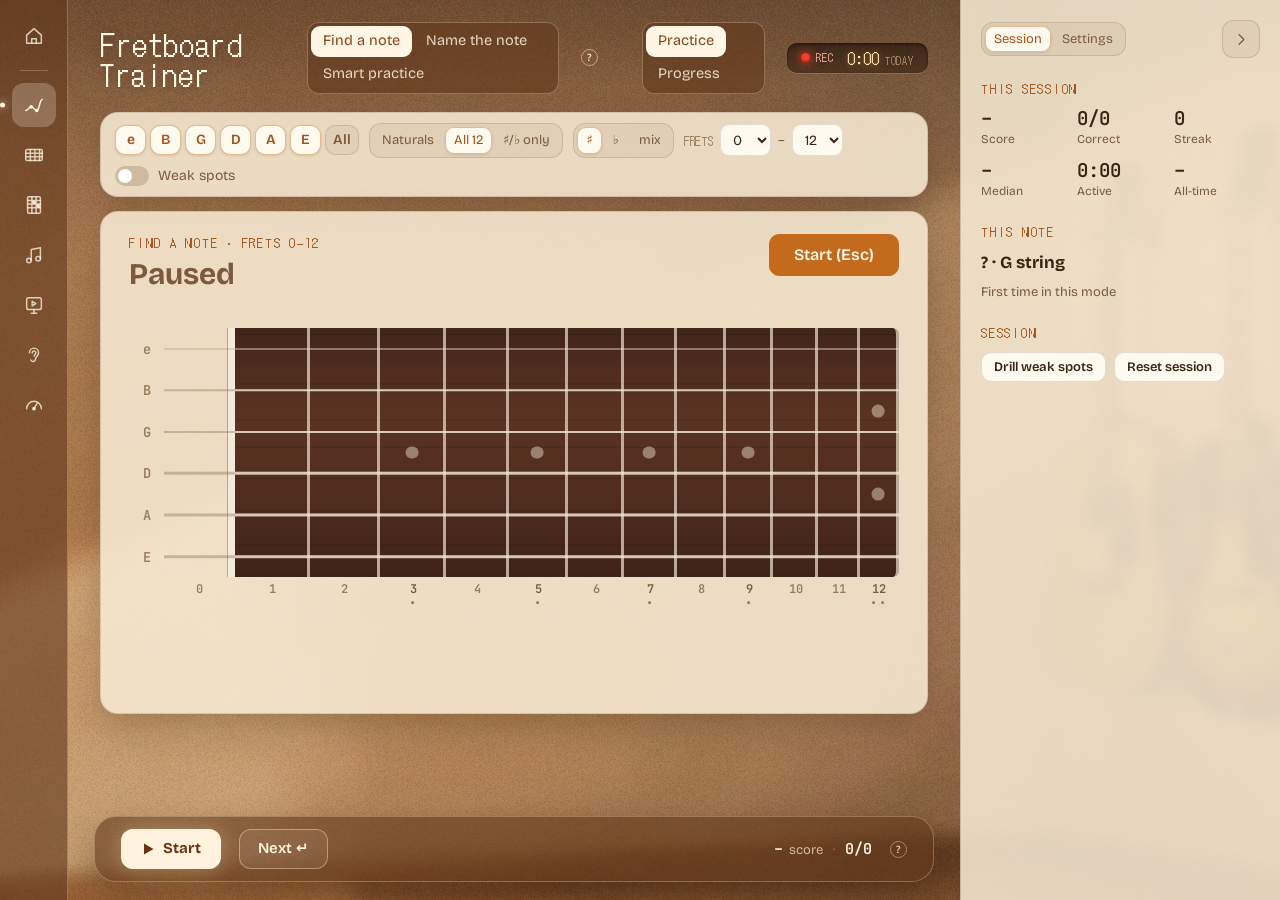
<file: fretboard-trainer.html>
<!DOCTYPE html>
<html lang="en">
<head>
<meta charset="utf-8">
<meta name="viewport" content="width=device-width, initial-scale=1, viewport-fit=cover">
<title>Fretboard Trainer</title>
<link rel="icon" type="image/svg+xml" href="shared/favicon.svg">
<link rel="preconnect" href="https://fonts.googleapis.com">
<link rel="preconnect" href="https://fonts.gstatic.com" crossorigin>
<link href="https://fonts.googleapis.com/css2?family=Bricolage+Grotesque:opsz,wght@12..96,400;12..96,600;12..96,800&family=JetBrains+Mono:wght@400;600&family=DotGothic16&family=Pixelify+Sans:wght@400..700&family=VT323&family=Space+Mono:wght@400;700&family=Handjet:wght@300..700&display=swap" rel="stylesheet">
<link rel="stylesheet" href="shared/room.css">
<style>
/* ════════════════════════════════════════════════════════════════════════════
   FRETBOARD TRAINER · v5 (Practice Room-schil: shared/room.css + shared/look.js + shared/rail.js)
   Opbouw van dit bestand:
   CSS   1. tokens (palissander hals)  2. balk + oefenvak  3. bord  4. transportplank  5. kolom rechts (sessie, instellingen)  6. voortgang
   HTML  icoonbalk · kop (modus, weergave Practice/Progress) · balk met de vragen · oefenvak (vraag, hals) of voortgang · transportplank · kolom rechts
   JS    0. TEXT (alle schermtekst)  1. DATA  2. STORE  3. ENGINE  3b. SLIM OEFENEN  4. BORD  5. MATEN
         6. AUDIO  7. PAUZE  8. TRAINER  9. LEERPAD  10. STATS  11. UI  · daarna GITAARINGANG
   Opslag: localStorage 'fretTrainer.v1' (ongewijzigd, plus colOpen/colTab/heatH) en 'fretTrainer.log'.
   Daglicht, geen thema-knop meer: 'theme' blijft in de opslag staan maar wordt genegeerd. Houtkeuze idem ('wood').
   Toets S = geheim menu (shared/look.js); de hals volgt daar "Card style" (rosewood / paper).
   ════════════════════════════════════════════════════════════════════════════ */

/* ===== 1. TOKENS ===== */
:root{--colw:1240px;--rowh:2.6rem;
  /* fretbreedtes volgens de echte verhouding 2^(-n/12) */
  --fr:.9fr .944fr .891fr .841fr .794fr .749fr .707fr .667fr .63fr .595fr .561fr .53fr .5fr}
/* op body (niet :root): dan volgen ze de kaartstijl uit menu S (room.css zet --ngr, --c7 enz. op body[data-card]) */
body{
  /* palissander: zelfde verloop als #rwh/#rw in shared/rail.js, plus een vage nerf in de lengte van de hals */
  --fwd:linear-gradient(180deg,#43251a 0,#5a3322 35%,#4f2c1d 70%,#3f2217 100%);
  --fwdv:linear-gradient(90deg,#43251a 0,#5a3322 35%,#4f2c1d 70%,#3f2217 100%);
  --fgr:linear-gradient(180deg,transparent 2.5%,var(--ngr) 2.5% 2.9%,transparent 2.9% 22.5%,var(--ngr) 22.5% 22.9%,transparent 22.9% 36.7%,var(--ngr) 36.7% 37.1%,transparent 37.1% 47.5%,var(--ngr) 47.5% 47.9%,transparent 47.9% 60%,var(--ngr) 60% 60.4%,transparent 60.4% 73.3%,var(--ngr) 73.3% 73.7%,transparent 73.7% 86.7%,var(--ngr) 86.7% 87.1%,transparent 87.1%);
  --fgrv:linear-gradient(90deg,transparent 6%,var(--ngr) 6% 6.6%,transparent 6.6% 26%,var(--ngr) 26% 26.6%,transparent 26.6% 44%,var(--ngr) 44% 44.6%,transparent 44.6% 57%,var(--ngr) 57% 57.6%,transparent 57.6% 72%,var(--ngr) 72% 72.6%,transparent 72.6% 88%,var(--ngr) 88% 88.6%,transparent 88.6%);
  /* stippen: gevraagd = amber, goed = groen, fout = rood (zelfde tinten als de intervalkleuren in Chord Finder) */
  --dask:var(--c3);--dok:var(--c7);--dbad:var(--cx);--hring:#fff6e6;--hstr:#fff8ea;--hglow:0 0 6px rgba(255,236,200,.7);
  --due:#4d8fd6;--ok:#3f7a35;--okbg:rgba(111,152,104,.2);--badbg:rgba(179,54,31,.12)}
body[data-card="paper"],body[data-card="staff"]{--fwd:none;--fwdv:none;--hring:#3a2818;--hstr:#2b1e13;--hglow:none}

/* ===== 2. OEFENVAK ===== */
.panel{padding:16px 18px;min-width:0}
.act.big{min-height:52px;padding:0 32px;border-radius:14px;font-size:17px;box-shadow:0 0 28px rgba(255,200,130,.45)}
.bar{display:flex;flex-wrap:wrap;gap:8px;align-items:center;margin-top:12px}
/* keuzechips (snaren, antwoorden) */
.chip{border:1px solid var(--line);border-radius:10px;min-height:32px;padding:0 12px;background:var(--fill);font-size:14px;font-weight:600;color:var(--mut)}
.chip:disabled{cursor:default}

/* bovenaan: kop met modus + weergave (Practice · Progress), daaronder één smalle balk met de vragen; dan de hals over de hele breedte */
.wrap{min-height:100%;display:flex;flex-direction:column}
.qbar{padding:10px 14px;margin-bottom:14px;container-type:inline-size}
/* smal (kolom rechts open op 1440): de knoppen spreken voor zich, dan kunnen de labels Notes/Notation weg en blijft het één regel */
@container (max-width:1010px){.qbar .lb.opt{display:none}}
.lb{font-size:calc(12px * var(--dfs));color:var(--mut2);text-transform:uppercase;white-space:nowrap}
.qbar .bar{margin:0;gap:8px 10px}
.bar .grow{flex:1}
.f{display:inline-flex;align-items:center;gap:7px}
.qbar .seg button{padding:5px 9px;font-size:13px}
.qbar .tg{font-size:14px}
#smStep{font:600 15px "JetBrains Mono",monospace;color:var(--tx)}
.stage{display:flex;flex-direction:column;padding-bottom:6px}
.stage[hidden]{display:none}
.play{position:relative;padding:22px 28px 16px}
.qhead{display:flex;justify-content:space-between;align-items:flex-start;gap:12px;margin-bottom:18px;min-height:76px}
#cap{font-size:calc(12.5px * var(--dfs));letter-spacing:.14em;text-transform:uppercase;color:var(--onx)}
#prompt{font-size:30px;font-weight:700;letter-spacing:-.01em;margin:4px 0 0;line-height:1.2}
#prompt b{color:var(--onx)}
#prompt .sub{display:block;font-size:15px;font-weight:500;color:var(--mut);margin-top:4px}
.pill{display:inline-flex;align-items:center;gap:8px;min-height:36px;padding:0 14px;border-radius:999px;font-weight:600;font-size:15px;white-space:nowrap}
.pill.ok{background:var(--okbg);color:var(--ok)}.pill.bad{background:var(--badbg);color:var(--err)}
.sum{font-size:14px;color:var(--mut);margin:-6px 0 14px}
.sum:empty{display:none}
#answers{display:flex;flex-wrap:wrap;justify-content:center;gap:6px;margin:18px 0 4px}
#answers .chip{min-width:52px;min-height:44px;padding:0 10px;font-size:16px;border-radius:12px;color:var(--tx)}
#answers .chip.ok{background:var(--dok);border-color:transparent;color:var(--dtx)}
#answers .chip.bad{background:var(--dbad);border-color:transparent;color:var(--dtx)}
#answers.ghost,.kh.ghost{visibility:hidden;pointer-events:none}
.kh{text-align:center;min-height:1.3em;font-size:13px;color:var(--mut)}
/* pauze: niets vervaagt. De vraag (tekst, stip, oplichtende snaar, knoppen) is weg tot je start; de hals blijft gewoon staan.
   Start staat rechts in de kop van het oefenvak en op de plank */
#btnStart{display:none;min-height:42px;padding:0 24px;font-size:16px}
#play.paused #btnStart{display:inline-flex;align-items:center}
.pz{display:none;margin:4px 0 0;font-size:30px;font-weight:700;line-height:1.2;color:var(--mut)}
#play.paused .pz{display:block}
#play.paused #prompt,#play.paused #fb,#play.paused .sum{display:none}
#play.paused #answers,#play.paused .kh{visibility:hidden}
#play.paused .cell.on i{visibility:hidden}
#play.paused .row.hl .cell::before{background:var(--nstr);opacity:.85;box-shadow:none}
#play.paused .row.dim .cell::before{opacity:.85}
#play.paused .row.hl .cell.open::before,#play.paused .row.dim .cell.open::before{background:var(--mut2);opacity:.45}
#play.paused .row .lab{opacity:1;color:var(--mut2);font-weight:600}
#play.paused .board{pointer-events:none}
.strs{display:inline-flex;flex-wrap:wrap;gap:4px}
.strs .chip{min-width:31px;min-height:30px;padding:0 7px}

/* ===== 3. BORD: palissander zoals de diagrammen in Chord Finder (verloop, vage nerf, lichte fretten, inlegstippen) =====
   Hoge e boven. Elk vakje tekent zijn stuk van één doorlopend verloop over de hele hals (--ri = rij van boven, 0–5). */
.bwrap{overflow-x:auto;padding-bottom:2px}
.board{min-width:660px}
.neck{position:relative}   /* hout begint pas bij de kam: label- en open kolom blijven perkament */
.row{display:grid;grid-template-columns:2.2rem var(--fr);height:var(--rowh);position:relative}
.lab{display:grid;place-items:center;font:600 .85rem "JetBrains Mono",monospace;color:var(--mut2)}
.row.hl .lab{color:var(--onx);font-weight:700}
.row.dim .lab{opacity:.5}
.cell{position:relative;background-image:var(--fgr),var(--fwd);background-size:100% calc(6 * var(--rowh));background-position:0 calc(var(--ri,0) * var(--rowh) * -1);border-right:3px solid var(--nline)}
.cell.open{background:none;border-right:7px solid var(--nnut);box-shadow:inset -1px 0 0 rgba(60,35,15,.3)}
.row[data-s="5"] .cell:last-child{border-top-right-radius:6px}
.row[data-s="0"] .cell:last-child{border-bottom-right-radius:6px}
.cell.off{background-image:linear-gradient(rgba(25,12,5,.42),rgba(25,12,5,.42)),var(--fgr),var(--fwd)}
body[data-card="paper"] .cell.off,body[data-card="staff"] .cell.off{background-image:linear-gradient(rgba(90,55,25,.1),rgba(90,55,25,.1))}
.cell.open.off{background:none}
/* snaar per vak, loopt over de fretdraad heen; lage snaren dikker (--t) */
.cell::before{content:"";position:absolute;left:0;right:-3px;top:50%;height:var(--t);transform:translateY(-50%);background:var(--nstr);opacity:.85;z-index:2;pointer-events:none}
.cell.open::before{right:-7px;background:var(--mut2);opacity:.45}
.row.dim .cell::before{opacity:.3}.row.dim .cell.open::before{opacity:.18}
.row.hl .cell::before{background:var(--hstr);opacity:1;box-shadow:var(--hglow)}
.row.hl .cell.open::before{background:var(--glow);opacity:.85;box-shadow:none}
.cell i{position:absolute;left:50%;top:50%;width:min(2.05rem,calc(var(--rowh) * .8));height:min(2.05rem,calc(var(--rowh) * .8));border-radius:50%;transform:translate(-50%,-50%);display:none;place-items:center;font:700 .8rem/1 "Bricolage Grotesque",sans-serif;font-style:normal;color:var(--dtx);z-index:3;background:var(--cR)}
.cell.on i{display:grid}
.cell.ok i{background:var(--dok);box-shadow:0 0 0 2px rgba(255,246,230,.85)}
.cell.bad i{background:var(--dbad)}
.cell.ask i{background:var(--dask);box-shadow:0 0 0 3px var(--hring),0 0 18px rgba(240,167,67,.75)}
.cell.ans i{background:var(--dok);box-shadow:0 0 0 3px var(--hring)}
.board[data-m="find"] .row.hl .cell{cursor:pointer}
.board[data-m="find"] .row.hl .cell:not(.on):hover i{display:block;background:rgba(255,240,220,.26)}
.inlays{position:absolute;left:2.2rem;right:0;top:0;bottom:0;display:grid;grid-template-columns:var(--fr);pointer-events:none;z-index:1}
.inlays span{position:relative}
.inlays b{position:absolute;left:calc(50% - 1.5px);width:.8rem;height:.8rem;border-radius:50%;background:var(--ninl);transform:translate(-50%,-50%)}
.inlays b.m{top:50%}.inlays b.u{top:33.333%}.inlays b.d{top:66.667%}
.nums{display:grid;grid-template-columns:2.2rem var(--fr)}
.nums span{text-align:center;font:600 .75rem "JetBrains Mono",monospace;color:var(--mut2);padding-top:6px;line-height:1.1}
.nums span.k{color:var(--mut)}
.nums span.k::after{content:attr(data-d);display:block;letter-spacing:2px;color:var(--mut2)}

/* ===== 4. TRANSPORTPLANK: Start/Pauze, Next, voortgang vandaag (Smart), score als klein getal ===== */
.tray .play svg{width:14px;height:14px}
.tray .next{display:flex;align-items:center;gap:8px;border:1px solid rgba(255,240,220,.4);border-radius:12px;padding:8px 18px;background:rgba(255,243,225,.08);color:#fff3df;font-weight:600}
.tray .next:hover{background:rgba(255,243,225,.16)}
.tray .pgw{display:flex;align-items:center;gap:10px;color:var(--gmut);font-size:13px;white-space:nowrap}
.tray .pg{width:170px;height:6px;border-radius:3px;background:rgba(255,240,220,.22);overflow:hidden}
.tray .pg i{display:block;height:100%;width:0;background:#f0a24a;transition:width .3s}
.tray .stat{display:flex;align-items:baseline;gap:6px}
.tray .stat b{font:600 15px "JetBrains Mono",monospace;color:#fff6e6}
.tray .stat .sep{opacity:.45;margin:0 4px}

/* ===== 5. KOLOM RECHTS ===== */
.col .colhd .seg{flex-wrap:nowrap}
.col .colhd .seg button{padding:5px 9px;font-size:13px}
.col .row{flex-wrap:wrap}
.colf{display:grid;gap:7px;margin:12px 0;color:var(--mut);font-size:14px}
.colf>.lh{display:flex;justify-content:space-between;align-items:center;gap:8px}
.colf>.lh b{font:600 13px "JetBrains Mono",monospace;color:var(--tx)}
.colf input[type=range]{width:100%}
.colf .seg{justify-self:start}
.colf .seg button{padding:5px 10px;font-size:13px}
.col .row>span:first-child{display:inline-flex;align-items:center;gap:7px}
/* sessie */
.kv{display:grid;grid-template-columns:1fr 1fr 1fr;gap:12px 10px;margin-top:4px}
.kv div{display:flex;flex-direction:column;min-width:0}
.kv b{font:600 19px/1.2 "JetBrains Mono",monospace;color:var(--tx)}
.kv span{font-size:12px;color:var(--mut)}
.ncn{font-size:17px;font-weight:700;margin:2px 0 8px}
.dots{display:inline-flex;flex-wrap:wrap;gap:4px;vertical-align:middle}
.dt{display:inline-block;width:11px;height:11px;border-radius:50%;background:#6f9868;vertical-align:middle}
.dt.slow{background:#e0a02b}.dt.bad{background:var(--err)}
.legend .dt,.nlist .dt{width:9px;height:9px}
/* ===== 6. VOORTGANG (weergave in het midden, zelfde breedte als de oefenhals) ===== */
.prog{padding:20px 28px 22px}
.phd{display:flex;flex-wrap:wrap;align-items:center;gap:8px 16px;margin:0 0 12px}
.phd h2{margin:0;font-size:calc(12.5px * var(--dfs));letter-spacing:.14em;text-transform:uppercase;color:var(--onx);font-family:var(--df),sans-serif;font-weight:400;display:flex;align-items:center;gap:8px}
.phd .seg button{padding:5px 10px;font-size:13px}
.phd .grow{flex:1}
.phd.gap{margin-top:26px}
/* leerpad: zes stappen naast elkaar, van links (begin) naar rechts */
.pathtop{display:flex;flex-wrap:wrap;gap:8px 12px;align-items:center}
.pathtop .act[aria-pressed="true"]{background:var(--glow);border-color:var(--glow);color:#fff6e6}
.path{display:grid;grid-template-columns:repeat(6,minmax(0,1fr));gap:10px}
.stg{display:flex;flex-direction:column;gap:6px;padding:10px 12px;border-radius:12px;background:var(--fill);border:1px solid var(--line);font-size:13px;color:var(--tx);min-width:0}
.stg.ac{border-color:rgba(196,106,28,.55);box-shadow:0 0 0 1px rgba(196,106,28,.25)}
.stg.lk{opacity:.55}
.stg .t{display:flex;align-items:center;gap:8px}
.stg .ic{font-weight:700;color:var(--mut)}.stg.dn .ic{color:var(--ok)}.stg.ac .ic{color:var(--onx)}
.stg .nn{margin-left:auto;font:600 11px "JetBrains Mono",monospace;color:var(--mut)}
.stg .d{color:var(--mut);line-height:1.35}
.stg .act{align-self:flex-start}
.pb{position:relative;height:5px;border-radius:3px;background:var(--line);overflow:hidden}
.pb i{display:block;height:100%;background:var(--glow2)}.stg.dn .pb i{background:#6f9868}
.pb u{position:absolute;left:80%;top:0;bottom:0;width:2px;background:var(--mut);opacity:.6}
/* heatmap: dezelfde liggende hals als het oefenvak (hoge e boven, kam links); stippen gekleurd naar score.
   Snaarafstand eigen (menu S "Heatmap string spacing", heatH), zodat leerpad en noten eronder op het scherm passen */
.legend{display:flex;flex-wrap:wrap;gap:5px 6px;align-items:center;font-size:12px;color:var(--mut)}
.legend>i{display:inline-block;width:12px;height:12px;border-radius:50%}
.heat{--rowh:var(--hrh,2.3rem)}
.heat .cell i{cursor:default;font-size:.72rem}
.heat .row.dim .lab{opacity:.4}
/* noten-lijst (Weakest / Strongest / Fastest): kaartjes in rijen van vier */
.kpis{display:flex;gap:22px}.kpis div{display:flex;flex-direction:column;min-width:0}
.kpis b{font:600 16px/1.2 "JetBrains Mono",monospace;color:var(--tx)}.kpis span{font-size:11.5px;color:var(--mut);line-height:1.3}
#wHelp{margin:0 0 8px}
.nlist{list-style:none;margin:0;padding:0;display:grid;grid-template-columns:repeat(4,minmax(0,1fr));gap:8px}
.nlist li{padding:8px 11px;border-radius:10px;background:var(--fill);border:1px solid var(--line);font-size:13px;min-width:0}
.nlist .l1{display:flex;align-items:baseline;gap:8px}
.nlist .l1 b:first-child{font-size:15px;min-width:2.4ch}
.nlist .l1 span{color:var(--mut)}
.nlist .l1 .sc{margin-left:auto;font:600 13px "JetBrains Mono",monospace}
.nlist .l2{display:flex;flex-wrap:wrap;align-items:center;gap:4px 12px;margin-top:4px;color:var(--mut);font:12px "JetBrains Mono",monospace}
/* gitaaringang */
.gmeter{position:relative;height:12px;width:100%;border-radius:6px;background:var(--fill);overflow:hidden}
.gmeter i{position:absolute;left:0;top:0;bottom:0;width:0;background:#6f9868;transition:width .05s linear}
.gmeter i.hot{background:#e0a02b}.gmeter i.clip{background:var(--err)}
.gmeter u{position:absolute;top:0;bottom:0;width:2px;background:var(--tx);opacity:.55}
.gstage{display:grid;justify-items:center;align-content:center;gap:6px;min-height:170px;margin-top:12px;padding:14px;border-radius:14px;background:var(--fill);border:1px solid var(--line);text-align:center}
.gnote{font-size:60px;font-weight:800;line-height:1;letter-spacing:-.02em;color:var(--mut2);transition:color .1s}
.gnote sub{font-size:.38em;font-weight:600;vertical-align:baseline;margin-left:2px}
.gnote.on{color:var(--tx)}.gnote.hit{color:var(--ok)}
.gtune{position:relative;width:200px;max-width:100%;height:10px;border-radius:5px;background:linear-gradient(90deg,rgba(179,54,31,.3),rgba(111,152,104,.5) 45%,rgba(111,152,104,.5) 55%,rgba(179,54,31,.3))}
.gtune b{position:absolute;top:-4px;width:3px;height:18px;border-radius:2px;background:var(--tx);left:50%;transform:translateX(-50%);transition:left .08s}
.gtune::after{content:"";position:absolute;left:50%;top:-6px;bottom:-6px;width:1px;background:var(--mut)}
.gpos{font-size:13px;color:var(--mut);min-height:1.4em}
.ghist{display:flex;flex-wrap:wrap;gap:5px;justify-content:center;min-height:28px}
.ghist span{min-width:34px;padding:3px 7px;border-radius:8px;background:var(--field);font-weight:600;font-size:13px}
.ghist span:first-child{background:var(--okbg);color:var(--ok)}
.gstat{font-size:13px;color:var(--mut);margin-top:6px}
.gstat:empty{display:none}
.gstat.err{color:var(--err)}
#gDev{width:100%}
/* tooltip van de heatmap */
#tip{position:fixed;z-index:50;pointer-events:none;display:none;max-width:260px;background:var(--field);color:var(--tx);border:1px solid var(--line2);border-radius:10px;padding:8px 11px;font-size:13px;line-height:1.45;box-shadow:0 8px 24px rgba(60,30,10,.25)}
#tip .cap{font-size:12px}
@media (prefers-reduced-motion:reduce){.tray .pg i{transition:none}}
</style>
</head>
<body>
<div class="bgfx photo"></div><div class="bgfx tex"></div><div class="bgfx grain"></div>
<div class="shell">
  <!-- icoonbalk: alleen apps (shared/rail.js tekent hem) -->
  <nav class="rail" id="side" data-app="fretboard"></nav>

  <main class="main">
    <div class="scroll" id="scroll">
     <div class="wrap">
      <header class="top">
        <h1 class="px">Fretboard Trainer</h1>
        <span class="seg glass" id="uMode" role="group" aria-label="Practice mode"></span>
        <span class="help dn r wide" tabindex="0" aria-label="How it works">?<i id="howTxt"></i></span>
        <div class="grow"></div>
        <span class="seg glass" id="uView" role="group" aria-label="View"><button type="button" data-v="play">Practice</button><button type="button" data-v="prog" data-t="ui.progress">Progress</button></span>
      </header>

      <!-- balk: welke vragen (snaren, noten, notatie, frets, focus); in Smart practice de stap van het leerpad -->
      <section class="paper panel qbar" id="qbar" aria-label="Questions">
        <div class="bar" id="setQ">
          <span id="uStr" class="strs" role="group" aria-label="Strings"></span>
          <div class="f"><span class="lb px opt" data-t="ui.notes">Notes</span><span id="uNotes" class="seg" role="group" aria-label="Notes"></span></div>
          <div class="f"><span class="lb px opt" data-t="ui.notation">Notation</span><span id="uAcc" class="seg" role="group" aria-label="Notation"></span></div>
          <div class="f"><span class="lb px" data-t="ui.frets">Frets</span><select id="fMin" aria-label="From fret"></select><span class="cap">–</span><select id="fMax" aria-label="To fret"></select></div>
          <div class="f"><label class="tg" title="Only notes below the weak threshold"><input type="checkbox" role="switch" id="uWeak"><i></i><span data-t="opt.weakOnly">Weak spots</span></label></div>
        </div>
        <div class="bar" id="smBar" hidden>
          <div class="f"><span class="lb px">Step</span><b id="smStep"></b></div>
          <span class="cap" id="smTxt"></span>
          <span class="grow"></span>
          <button type="button" class="lnk" id="smPath">Learning path ›</button>
        </div>
      </section>

      <!-- oefenvak: vraag en de hals over de hele breedte -->
      <div class="stage" id="vPlay">
      <section class="paper play paused" id="play" aria-label="Practice">
        <div class="qhead">
          <div><div class="cap px" id="cap"></div><p id="prompt"></p><p class="pz" id="pz"></p></div>
          <div id="fb" class="pill" aria-live="polite" hidden></div>
          <button type="button" class="act pri" id="btnStart"></button>
        </div>
        <div id="sum" class="sum"></div>
        <div class="bwrap"><div id="board" class="board"></div></div>
        <div id="answers" class="ghost" aria-hidden="true"></div>
        <div id="kh" class="kh ghost" aria-hidden="true"></div>
      </section>
      </div>

      <!-- voortgang: heatmap als liggende hals (zelfde stand als de oefenhals), leerpad als rij stappen, noten -->
      <div class="stage" id="vProg" hidden>
      <section class="paper prog" id="progV" aria-label="Progress">
        <div class="phd">
          <h2 data-t="ui.heatmap">Heatmap</h2>
          <span id="uMap" class="seg" role="group" aria-label="Heatmap view"></span>
          <div class="legend" id="legend"></div>
        </div>
        <div class="bwrap"><div id="heat" class="board heat"></div></div>
        <div class="phd gap" id="pathHd">
          <h2><span data-t="ui.path">Learning path</span> <span class="help r" tabindex="0" aria-label="About the learning path">?<i id="pathHelp"></i></span></h2>
          <div class="pathtop" id="pathTop"></div>
        </div>
        <div id="path" class="path"></div>
        <div class="phd gap">
          <h2><span data-t="ui.notesH">Notes</span> <span class="help r" tabindex="0" aria-label="How is the score calculated?">?<i id="sxBody"></i></span></h2>
          <span id="uWt" class="seg" role="group" aria-label="Notes"></span>
          <div class="kpis" id="wRec"></div>
          <span class="grow"></span>
          <button type="button" class="act sm" id="btnAll"></button>
        </div>
        <p class="note" id="wHelp"></p>
        <div id="worst"></div>
      </section>
      </div>
     </div>
    </div>

    <!-- transportplank: wat je met de gitaar op schoot nodig hebt -->
    <footer class="tray glass" id="tray">
      <button type="button" class="play" id="btnPause" title="Esc"></button>
      <button type="button" class="next" id="btnNext"></button>
      <span id="pgw" class="pgw"><span class="pg"><i id="pgb"></i></span><span id="pgt"></span></span>
      <span class="stat" id="tStat"><b id="tPct">–</b><span>score</span><span class="sep">·</span><b id="tN">0/0</b><span id="tDueWrap"><span class="sep">·</span><b id="tDue">0</b> <span data-t="ui.dueToday">due today</span></span></span>
      <span class="help l" tabindex="0" aria-label="Keys">?<i id="keysTxt"></i></span>
    </footer>
  </main>

  <!-- kolom rechts: sessie en instellingen (inklapbaar); voortgang is een eigen weergave in het midden -->
  <aside class="col" id="col" aria-label="Side panel">
    <button type="button" class="ib reopen" data-col="open" title="Show side panel" aria-label="Show side panel"><svg viewBox="0 0 24 24"><path d="M15 6l-6 6 6 6"/></svg></button>
    <div class="colhd">
      <span class="seg" id="colTabs" role="tablist" aria-label="Side panel"><button type="button" data-tab="sess">Session</button><button type="button" data-tab="set" data-t="ui.settings">Settings</button></span>
      <button type="button" class="ib" data-col="shut" title="Hide side panel" aria-label="Hide side panel"><svg viewBox="0 0 24 24"><path d="M9 6l6 6-6 6"/></svg></button>
    </div>

    <!-- sessie: de cijfers achter het getal op de plank, en de huidige noot -->
    <div id="tabSess">
      <h3>This session</h3>
      <div class="kv" aria-live="polite">
        <div><b id="sPct">–</b><span data-t="stats.score">Score</span></div>
        <div><b id="sN">0/0</b><span data-t="stats.correct">Correct</span></div>
        <div><b id="sStreak">0</b><span data-t="stats.streak">Streak</span></div>
        <div><b id="sMed">–</b><span data-t="stats.median">Median</span></div>
        <div><b id="sAct">0:00</b><span data-t="stats.active">Active</span></div>
        <div><b id="sLife">–</b><span data-t="stats.life">All-time</span></div>
        <div id="dueWrap"><b id="sDue">0</b><span data-t="ui.dueToday">due today</span></div>
      </div>
      <h3 data-t="ui.thisNote">This note</h3>
      <div id="nc"></div>
      <h3>Session</h3>
      <div class="bar" style="margin-top:0">
        <button type="button" class="act sm" id="btnDrill" data-t="ui.drill">Drill weak spots</button>
        <button type="button" class="act sm" id="btnSess" data-t="ui.resetSess">Reset session</button>
      </div>
    </div>

    <!-- instellen, niet spelen -->
    <div id="tabSet" hidden>
      <h3 data-t="ui.gSmart">Smart practice</h3>
      <div class="colf"><span class="lh"><span><span data-t="ui.newPerDay">New per day</span></span></span><span id="uNew" class="seg" role="group" aria-label="New per day"></span></div>
      <div class="row"><span><span data-t="ui.dueMark">Mark due notes</span> <span class="help r" tabindex="0" aria-label="About due notes">?<i data-t="ui.dueMarkSub"></i></span></span><span id="uDue" class="seg" role="group" aria-label="Mark due notes"></span></div>
      <div class="colf"><span class="lh"><span>Questions <span class="help r" tabindex="0" aria-label="About Find only">?<i>Find only: every question is Find a note, so you can answer everything with your guitar.</i></span></span></span><span id="uDirs" class="seg" role="group" aria-label="Questions"></span></div>

      <h3 data-t="ui.gGrading">Grading</h3>
      <div class="colf"><label class="lh" for="wPct"><span data-t="ui.weakLimit">Weak threshold</span><b id="wVal"></b></label><input type="range" id="wPct" min="50" max="100" step="5" aria-describedby="wNote"><span class="note" id="wNote"></span></div>
      <div class="colf"><label class="lh" for="fSec"><span><span data-t="ui.fluentUnder">Fluent under</span> <span class="help r" tabindex="0" aria-label="About fluent">?<i data-t="ui.fluentSub"></i></span></span><b id="fVal"></b></label><input type="range" id="fSec" min="1" max="5" step="0.5"></div>
      <div class="row"><span><span data-t="ui.fluentAfter">Fluent after</span> <span class="cap" data-t="ui.correctTries"></span></span><span id="uMinN" class="seg" role="group" aria-label="Fluent after"></span></div>

      <h3 data-t="ui.gBehaviour">Behaviour</h3>
      <div class="colf"><span class="lh"><span><span data-t="ui.autoPause">Auto-pause</span> <span class="cap" data-t="ui.autoPauseSub"></span></span></span><span id="uIdle" class="seg" role="group" aria-label="Auto-pause"></span></div>
      <div class="row"><span><span data-t="ui.tabPause">Tab switch</span> <span class="help r" tabindex="0" aria-label="About tab switch">?<i data-t="ui.tabPauseSub"></i></span></span><span id="uTab" class="seg" role="group" aria-label="Tab switch"></span></div>
      <div class="row"><span data-t="ui.sound">Sound</span><span id="uSnd" class="seg" role="group" aria-label="Sound"></span></div>
      <div class="row"><span data-t="ui.onCorrect">On correct</span><span id="uTone" class="seg" role="group" aria-label="On correct"></span></div>

      <h3>Display</h3>
      <div class="colf"><label class="lh" for="uPageW"><span data-t="ui.pageW">Neck width</span><b id="uPageWv"></b></label><input type="range" id="uPageW" min="1000" max="2600" step="50"></div>
      <div class="colf"><label class="lh" for="uRowH"><span data-t="ui.rowH">String spacing</span><b id="uRowHv"></b></label><input type="range" id="uRowH" min="2" max="4.4" step="0.1"></div>

      <h3 id="gH">Guitar input <span class="help r" tabindex="0" aria-label="About guitar input">?<i>Plug your guitar into the instrument input of your audio interface and press Connect. Your browser asks for permission to use the “microphone”: that is how browsers name every audio input. Play single notes; the app shows which note it hears and where it lies on the neck.<br><br>Tip: turn the gain knob up until the halo around it flashes green or amber when you play hard, never red. Then move Sensitivity so the mark on the meter sits just above the level when you don’t play.</i></span></h3>
      <p class="note" id="gSum">Play your answers into your audio interface</p>
      <div class="row"><span>Input</span><button type="button" class="act sm pri" id="gConn">Connect</button></div>
      <select id="gDev" aria-label="Audio input" hidden></select>
      <div class="colf"><span class="lh"><span>Channel <span class="help r" tabindex="0" aria-label="About the channel">?<i>Scarlett Solo: the guitar jack is input 2. Auto picks the loudest.</i></span></span></span><span class="seg" id="gCh" role="group" aria-label="Channel"></span></div>
      <div class="colf"><span class="lh"><span>Level</span><b id="gDb">–</b></span><span class="gmeter" id="gMeter" aria-hidden="true"><i></i><u></u></span></div>
      <div class="colf"><label class="lh" for="gGate"><span>Sensitivity</span><b id="gGateV"></b></label><input type="range" id="gGate" min="-72" max="-20" step="1"></div>
      <div class="colf"><label class="lh" for="gStab"><span>Note must hold</span><b id="gStabV"></b></label><input type="range" id="gStab" min="40" max="300" step="10"></div>
      <div class="colf"><label class="lh" for="gA4"><span>Tuning (A4)</span><b id="gA4V"></b></label><input type="range" id="gA4" min="430" max="450" step="1"></div>
      <div class="row"><span>Answer with guitar <span class="help r" tabindex="0" aria-label="About answering with guitar">?<i>In Find a note, the note you play counts as clicking that fret. A wrong answer moves on by itself after a moment. Playing keeps the trainer from pausing; while it is paused, playing does nothing.</i></span></span><label class="tg"><input type="checkbox" role="switch" id="gAns" aria-label="Answer with guitar"><i></i></label></div>
      <p class="gstat" id="gStat" role="status"></p>
      <div class="gstage" aria-live="polite">
        <div class="gnote" id="gNote">–</div>
        <div class="gtune" aria-hidden="true"><b id="gNeedle"></b></div>
        <div class="cap" id="gHz">&nbsp;</div>
        <div class="gpos" id="gPos"></div>
        <div class="ghist" id="gHist" aria-label="Last notes"></div>
      </div>

      <h3>Backup</h3>
      <p class="note" style="margin-bottom:10px">All Practice Room apps.</p>
      <div id="prBackup" data-app="Fretboard Trainer" data-btn="act sm"></div>
    </div>
  </aside>
</div>

<div id="tip"></div>

<script src="shared/look.js"></script>   <!-- geheim menu S (Look), vóór rail.js -->
<script src="shared/rail.js"></script>   <!-- icoonbalk, achtergrond, korrel -->
<script src="shared/backup.js"></script>         <!-- back-up (PRB): vóór de app, zie daar -->
<script>

/* ════════════════════════════════════════════════════════════════════════════
   0. TEXT — alle schermtekst staat hier. Pas gerust aan (alleen de tekst tussen de aanhalingstekens).
      Regels als  x=>`... ${x} ...`  zijn sjablonen: laat het deel met ${...} staan, dat vult de app in.
   ════════════════════════════════════════════════════════════════════════════ */
const TEXT={
  appName:'Fretboard Trainer',
  links:{home:'index.html'},   // bestandsnaam van Home in dezelfde map
  modes:{find:'Find a note',name:'Name the note',smart:'Smart practice'},
  how:'<b>Find a note</b>: click the note on the lit string (or play it, see Settings → Guitar input). <b>Name the note</b>: name the marked note: click a button or type its letter. <b>Smart practice</b>: spaced repetition. Notes due today come first, then weak spots, then a few new notes each day; the learning path unlocks more strings and frets.<br><br>Score, streak and the history of the current note are in the side panel (Session). <b>Progress</b> (top right) shows the heatmap, the learning path and your weakest and strongest notes.',
  keysHelp:'<b>Esc</b> start or pause · <b>Enter</b> or <b>Space</b> next question · <b>C D E F G A B</b> name a note (Shift = ♯ or ♭)',
  pathHelp:'Smart practice follows these steps. The next step unlocks once 80% of its items are correct. Pick a step to unlock up to there by hand.',
  paused:'Paused',
  trayStat:(p,n,d)=>`Score ${p} · correct ${n}`+(d!=null?` · ${d} due today`:''),
  playIco:'<svg viewBox="0 0 14 14" aria-hidden="true"><path d="M3 1.5l9.5 5.5L3 12.5z" fill="currentColor"/></svg>',
  pauseIco:'<svg viewBox="0 0 14 14" aria-hidden="true"><path d="M3 1.5h3v11H3zM8 1.5h3v11H8z" fill="currentColor"/></svg>',
  strings:['low E','A','D','G','B','high e'],
  levels:['new','learning','known','fluent'],
  why:{relearn:'Relearn',due:'Due',weak:'Weak spot',new:'New'},
  start:'Start  (Esc)', pauseBtn:p=>(p?TEXT.playIco:TEXT.pauseIco)+(p?'Start':'Pause'),
  next:'Next  ↵', nextDay:'Next day  ↵',
  capSmart:(why,step)=>`Smart practice${why?' · '+why:''} · Step ${step}`,
  capClassic:(mode,lo,hi)=>`${mode} · frets ${lo}–${hi}`,
  findPrompt:(n,s)=>`Find <b>${n}</b> on the <b>${s}</b> string`,
  namePrompt:(s,f)=>`Which note is marked?<span class="sub">${s} string, fret ${f}</span>`,
  noNotes:'No notes to practise. Pick a string, other notes or a different fret range.',
  keys:acc=>'Keys: C D E F G A B'+(acc?' · Shift = '+acc:''),
  correct:ms=>'Correct'+(ms!=null?' · '+(ms/1000).toFixed(1)+' s':''),
  wrong:'Not quite · the right spot is green',
  doneToday:'Done for today ✓',
  summary:o=>`Answered <b>${o.n}</b> (${o.pct} correct) · Again ${o.g[0]} · Hard ${o.g[1]} · Good ${o.g[2]} · Easy ${o.g[3]} · newly learned <b>${o.nw}</b> · due tomorrow <b>${o.m}</b> · Enter = next day`,
  todayProg:(d,t)=>`${d} of ${t} today`,
  filtersFollow:'Smart practice follows the learning path; strings, notes and frets come from the step you are on.',
  stepOf:(i,n)=>`${i} of ${n}`, setByPath:'set by the learning path',
  filNotes:{nat:'Naturals',both:'Naturals + ♯/♭',acc:'♯/♭ only'}, filAcc:{sharp:'♯',flat:'♭',both:'♯ or ♭ (random)'},
  filFrets:(a,b)=>`frets ${a}–${b}`, filWeak:'weak spots only', all:'All',
  stringTitle:s=>`${s} string`,
  noNote:'Start a session to see the history of each note here.',
  noteName:(n,s)=>`${n} · ${s} string`,
  noteScore:(p,l)=>`Score ${p}% · ${l}`, firstTime:'First time in this mode',
  nextReview:d=>d<=0?'Review due today':d===1?'Next review tomorrow':`Next review in ${d} days`,
  notInSrs:'Not in smart practice yet',
  stats:{score:'Score',correct:'Correct',streak:'Streak',median:'Median',active:'Active',life:'All-time'},
  ui:{settings:'Settings',settingsSub:'Fretboard · smart practice · grading · behaviour',dueToday:'due today',
      notes:'Notes',notation:'Notation',frets:'Frets',focus:'Focus',thisNote:'This note',
      progress:'Progress',progressSub:'Learning path · heatmap · notes',path:'Learning path',pathSub:'Smart practice',
      heatmap:'Heatmap',view:'View',notesH:'Notes',howScore:'How is the score calculated?',
      drill:'Drill weak spots',resetSess:'Reset session',
      gBoard:'Fretboard',wood:'Wood',pageW:'Neck width',rowH:'String spacing',full:'full width',custom:'Custom',gSmart:'Smart practice',newPerDay:'New per day',newItems:'new items',
      dueMark:'Mark due notes',dueMarkSub:'blue ring in the heatmap',gGrading:'Grading',weakLimit:'Weak threshold',
      fluentUnder:'Fluent under',fluentSub:'Faster = full score; at 3× slower, 35% remains.',fluentAfter:'Fluent after',correctTries:'correct attempts',
      gBehaviour:'Behaviour',autoPause:'Auto-pause',autoPauseSub:'when idle',tabPause:'Tab switch',tabPauseSub:'pause when the tab is hidden',
      sound:'Sound',onCorrect:'On correct'},
  woods:{rosewood:'Rosewood',ebony:'Ebony',pauferro:'Pau ferro',maple:'Maple',custom:'Custom'},
  opt:{on:'On',off:'Off',nat:'Naturals',both:'All 12',acc:'♯/♭ only',sharp:'♯',flat:'♭',bothAcc:'mix',
       weakOnly:'Weak spots',guitar:'Guitar tone',ping:'Chime',weakest:'Weakest',strongest:'Strongest',fastest:'Fastest',
       mast:'Mastery',speed:'Speed',accuracy:'Accuracy'},
  weakNote:v=>`Weak = score below ${v}% (accuracy + speed; recent attempts count more).`,
  path:{auto:'Automatic',manual:(c,a)=>`Manual: unlocked up to step ${c} (automatic would be step ${a}).`,
        rule:'The next step unlocks once 80% of its items are correct.',
        step:i=>`Step ${i}`, what:(str,nat,f)=>`${str} · ${nat?'naturals':'all notes'} · frets 0–${f}`,
        here:'here',upTo:'up to here',title:i=>`Unlock up to step ${i} (manual)`},
  heat:{nw:'new',mast:'weak {g} strong · yellow = weak threshold',speed:'slow {g} fast',acc:'often wrong {g} right',
        foot:'dashed ring = weak · faded = little data · blue ring = due · hover a dot for details',
        tip:(n,s,f)=>`<b>${n}</b> · ${s} string, fret ${f}<br>`, score:(p,l)=>`Score: <b>${p}%</b> (${l})<br>`,
        notMode:'Not practised in this mode yet<br>', ok:(p,a,b)=>`Correct: ${p} (${a}/${b})<br>`,
        med:(m,l)=>`Median: ${m} s<br><span class="cap">Last: ${l} s</span>`, noMed:'Median: –', never:'Not practised yet',
        due:'<br><b>Due today</b>', locked:i=>`<br>Locked (step ${i})`},
  notes:{weakHelp:'Score = accuracy and speed of your last 10 attempts (recent ones count more).',
         weakEmpty:'No weak spots in your current selection (needs at least 2 attempts in this mode).',
         strongHelp:n=>`Your best notes: highest score over the last 10 attempts (at least ${n}), fastest first on a tie.`,
         strongEmpty:'No strong notes yet: answer a note correctly and quickly a few times and it shows up here.',
         fastHelp:'Your fastest correct answer ever per note (record), next to your recent median.',
         fastEmpty:'No times yet: give a few correct answers and your records appear here.',
         streak:'longest streak',fastest:'fastest answer',fastestOn:(n,s)=>`fastest · ${n} on ${s} string`,fluent:'fluent notes (of 72)',
         legend:f=>`Oldest attempt on the left · <span class="dt"></span> correct and quick (within ${f} s) · <span class="dt slow"></span> correct but slower · <span class="dt bad"></span> wrong`,
         thNote:'Note',thString:'String',thScore:'Score',thLast:'Last attempts',thCorrect:'Correct',thMedian:'Median',thRecord:'Record',
         wrong:'wrong',correct:'correct'},
  scoreHelp:(f,w)=>[`For each note on a string, the trainer looks at your last 10 attempts in this mode. The newest counts most; each older one 20% less.`,
                    `Wrong counts as 0. Correct within the fluent limit (now <b>${f}</b>) counts as 100%; slower counts less, down to 35% at three times the limit.`,
                    `Below the weak threshold (now <b>${w}</b>) a note is a weak spot. One miss makes a strong note weak for a moment; after two correct answers it is known again.`],
  clearAll:'Clear all statistics', clearSure:'Sure? Click again',
};
const T=TEXT;

/* ===== 1. DATA ===== */
const OPEN=[4,9,2,7,11,4];                 // pitch class open snaar: laag E → hoog e
const SNAME=['E','A','D','G','B','e'];
const SLONG=T.strings;
const SH=['C','C♯','D','D♯','E','F','F♯','G','G♯','A','A♯','B'];
const FL=['C','D♭','D','E♭','E','F','G♭','G','A♭','A','B♭','B'];
const NAT=[0,2,4,5,7,9,11], isNat=pc=>NAT.includes(pc);
const $=s=>document.querySelector(s);
let qAcc=null;   // per vraag willekeurig 'sharp' of 'flat' (Smart practice, of notatie 'random'); anders de instelling
const accOf=()=>qAcc||cfg().acc;
const full=pc=>isNat(pc)?SH[pc]:accOf()==='flat'?FL[pc]:accOf()==='both'?SH[pc]+' / '+FL[pc]:SH[pc];
const short=pc=>accOf()==='flat'?FL[pc]:SH[pc];

/* ===== 2. STORE (localStorage, veilig met try/catch) ===== */
const KEY='fretTrainer.v1';
/* Oefenlogboek per dag (voor de kalender op Home): {"2026-10-08":{s:seconden,n:antwoorden,ok:goed}}. Eigen opslagsleutel. */
/* logboek veilig lezen: onleesbaar → kopie naar '.bad' (als die er nog niet is), dan leeg verder */
function logRead(k){let raw=null;try{raw=localStorage.getItem(k);}catch(e){return{};}if(raw==null)return{};
  try{const o=JSON.parse(raw);if(o&&typeof o==='object'&&!Array.isArray(o))return o;}catch(e){}
  try{if(localStorage.getItem(k+'.bad')==null)localStorage.setItem(k+'.bad',raw);}catch(e){}return{};}
/* vóór het wegschrijven de opgeslagen versie erbij (ander tabblad): per dag blijft de grootste tijd */
function logMerge(k,L){const o=logRead(k),sz=v=>v&&typeof v==='object'?+v.s||0:0;
  Object.keys(o).forEach(d=>{if(!(d in L)||sz(o[d])>sz(L[d]))L[d]=o[d];});return L;}
var FLOG=logRead('fretTrainer.log');
const dayKey=(d=new Date())=>d.getFullYear()+'-'+String(d.getMonth()+1).padStart(2,'0')+'-'+String(d.getDate()).padStart(2,'0');   /* lokale datum JJJJ-MM-DD */
const DEF={strings:[1,1,1,1,1,1],notes:'both',acc:'sharp',min:0,max:12,mode:'find',weak:false,weakPct:85,sound:true,idleSec:20,tabPause:true,fluentSec:2.5,minN:3,map:'mast',theme:null,findOnly:false,newPerDay:6,dueMark:true,stageSet:null,tone:'guitar',wtab:'weak',wood:'rosewood',woodCustom:'#7a4a2a',pageW:2600,rowH:2.6,colOpen:true,colTab:'sess',heatH:2.3};
/* theme en wood blijven bewaard (oude versies), maar de schil is altijd daglicht met een palissander hals.
   colOpen = kolom rechts open/dicht, colTab = tabblad in de kolom (sess | set; oud 'prog' → sess, voortgang is nu een weergave in het midden)
   heatH = snaarafstand van de heatmap in rem (1.6–3.2, menu S). 'fade'/vervagen bij pauze bestaat niet meer. */
const obj=x=>x&&typeof x==='object'&&!Array.isArray(x)?x:{};
function hydrate(r){r=obj(r);const set={...DEF,...obj(r.settings)};
  if(!Array.isArray(set.strings)||set.strings.length!==6)set.strings=[...DEF.strings];
  set.colOpen=set.colOpen!==false;if(!['sess','set'].includes(set.colTab))set.colTab='sess';
  set.heatH=Math.min(3.2,Math.max(1.6,+set.heatH||DEF.heatH));
  ['mood','petPos','petStage'].forEach(k=>delete set[k]);   // maatje bestaat niet meer
  return{settings:set,stats:obj(r.stats),srs:obj(r.srs),day:r.day&&typeof r.day.d==='number'?r.day:{d:0,newN:0},off:+r.off||0,maxSt:Math.max(0,+r.maxSt||0),rec:{streak:0,...obj(r.rec)}};}
let store=hydrate({});
try{const raw=localStorage.getItem(KEY);if(raw){try{store=hydrate(JSON.parse(raw));}
  catch(e){localStorage.setItem(KEY+'.bad',raw);}}}catch(e){}   // onleesbare data niet stil overschrijven
const save=()=>{try{localStorage.setItem(KEY,JSON.stringify(store));}catch(e){}homeSum();};
/* Samenvatting voor Home: los bewaard én meegegeven in de Home-link (#pr=…). Zo klopt Home met wat de trainer
   telt, en werkt het ook in browsers die de opslag per bestand scheiden (bijv. Firefox bij lokale bestanden). */
function homeSum(){try{
  const due=[...new Map(dueKeys().map(k=>{const[a,b]=k.split(':').map(Number);return[a+':'+b,[a,b]];})).values()];
  let n=0,ok=0;Object.values(store.stats).forEach(t=>{n+=t.n||0;ok+=t.ok||0;});
  const weak=Object.entries(store.stats).filter(([,t])=>(t.n||0)>=2&&t.ok<t.n).sort((x,y)=>x[1].ok/x[1].n-y[1].ok/y[1].n).slice(0,6).map(([k])=>k.split(':').map(Number));
  const dk=new Set(due.map(x=>x.join(':'))),mastered=Object.entries(store.stats).filter(([k,t])=>!dk.has(k)&&(t.n||0)>=cfg().minN&&Math.max(...dirs.map(d=>score(t,d)??0))>=.9).map(([k])=>k.split(':').map(Number));   /* "fluent" */
  const log=Object.fromEntries(Object.entries(FLOG).sort().slice(-200).map(([k,e])=>[k,{s:Math.round(e.s),n:e.n,ok:e.ok}]));
  const sum={due,acc:n?Math.round(100*ok/n):null,streak:(store.rec&&store.rec.streak)||0,practised:Object.keys(store.stats).length,weak,mastered,log};
  localStorage.setItem('practiceRoom.fretSum',JSON.stringify(sum));
  const a=document.getElementById('lnkHome');if(a)a.href=T.links.home+'#pr='+encodeURIComponent(JSON.stringify({fret:sum}));}catch(e){}}
const cfg=()=>store.settings;
const st=(s,pc)=>store.stats[s+':'+pc]||{n:0,ok:0};

/* ===== 3. ENGINE ===== */
const fretsFor=(s,pc,lo=cfg().min,hi=cfg().max)=>{const r=[];for(let f=lo;f<=hi;f++)if((OPEN[s]+f)%12===pc)r.push(f);return r;};
function pool(){const c=cfg(),p=[];
  c.strings.forEach((on,s)=>{if(!on)return;
    for(let pc=0;pc<12;pc++){
      if(c.notes==='nat'&&!isNat(pc))continue;
      if(c.notes==='acc'&&isNat(pc))continue;
      if(fretsFor(s,pc).length)p.push({s,pc});}});
  return p;}
const weakLimit=()=>Math.min(100,Math.max(50,+cfg().weakPct||85))/100;
const med=a=>{if(!a||!a.length)return null;const b=[...a].sort((x,y)=>x-y),m=b.length>>1;return b.length%2?b[m]:(b[m-1]+b[m])/2;};
const tk=()=>'h'+(cfg().mode==='smart'?'f':cfg().mode[0]);   // historie per oefenvorm: hf (vinden) / hn (benoemen)
const hist=(t,d)=>t[d?'h'+d[0]:tk()]||[];                    // laatste ≤10 pogingen als [goed 0/1, ms of null]
const LN=T.levels;
const DECAY=.8;
/* SCORE 0..1: recentste poging weegt 1, elke oudere ×DECAY. Fout = 0; goed = snelheidsfactor (1 tot de vloeiend-grens, lineair naar 0.35 bij 3×). */
function score(t,d){const h=hist(t,d);if(!h.length)return t.n&&!t.hf&&!t.hn?t.ok/t.n:null;
  const fl=cfg().fluentSec*1000;let a=0,b=0;
  h.forEach(([ok,ms],i)=>{const w=Math.pow(DECAY,h.length-1-i),sp=ms==null?1:Math.max(.35,Math.min(1,1-.65*(ms-fl)/(2*fl)));a+=w*(ok?sp:0);b+=w;});
  return a/b;}
const medT=t=>med(hist(t).filter(x=>x[0]&&x[1]!=null).map(x=>x[1]));
function lvl(t){const sc=score(t);if(!t.n||sc==null)return 0;return sc<weakLimit()?1:((hist(t).length||t.n)>=cfg().minN&&sc>=.9?3:2);}
const inPool=(s,pc)=>pool().some(i=>i.s===s&&i.pc===pc);
let lastKey='';
const shuffle=a=>{for(let i=a.length-1;i>0;i--){const j=Math.floor(Math.random()*(i+1));[a[i],a[j]]=[a[j],a[i]];}return a;};
const noteOf=x=>x.s+':'+x.pc;
let recentN=[];
const isRecent=x=>recentN.slice(-2).includes(noteOf(x));
const firstFresh=l=>l.find(x=>!isRecent(x))||l[0];
/* Klassieke modi: schud-zak — elke ronde elke noot ≥1×, nieuw/zwak 2×, heel zwak 3×, willekeurige volgorde */
let bag=[],bagSig='';
function pick(){let p=pool();if(!p.length)return null;
  if(cfg().weak){const w=p.filter(i=>lvl(st(i.s,i.pc))===1);if(w.length)p=w;}
  const by=new Map(p.map(i=>[noteOf(i),i])),c=cfg(),sig=[c.weak,c.mode,c.strings.join(''),c.notes,c.min,c.max].join('|');
  if(sig!==bagSig){bag=[];bagSig=sig;}
  bag=bag.filter(k=>by.has(k));
  if(!bag.length){p.forEach(i=>{const t=st(i.s,i.pc),sc=score(t);let n=1;
      if(lvl(t)!==3&&(sc==null||sc<weakLimit()))n++;
      if(sc!=null&&sc<.5)n++;
      for(let k=0;k<n;k++)bag.push(noteOf(i));});
    shuffle(bag);}
  let ix=bag.findIndex(k=>k!==lastKey&&!recentN.slice(-2).includes(k));
  if(ix<0)ix=bag.findIndex(k=>k!==lastKey);if(ix<0)ix=0;
  return by.get(bag.splice(ix,1)[0]);}
function record(s,pc,ok,ms,d=cfg().mode){const k=s+':'+pc,t=store.stats[k]||(store.stats[k]={n:0,ok:0});
  t.n++;if(ok)t.ok++;t['h'+d[0]]=(t['h'+d[0]]||[]).concat([[ok?1:0,ok?ms:null]]).slice(-10);
  if(ok&&ms!=null){sess.times.push(ms);t.best=Math.min(t.best||1e9,ms);}
  sess.n++;if(ok){sess.ok++;sess.streak++;if(sess.streak>store.rec.streak)store.rec.streak=sess.streak;}else sess.streak=0;logAdd(0,1,ok?1:0);logFlush();save();}

/* ===== 3b. SLIM OEFENEN (spaced repetition) =====
   Item = (snaar, noot, richting find|name), opslag in store.srs["s:pc:d"] = {box, due, lapses, g}.
   Beoordeling: fout=Again, goed maar trager dan vloeiend=Hard, goed=Good, snel (≤60% grens)=Easy.
   Sessie: fout → terug na 2-4 vragen, daarna na ~10. Dagen: Leitner 1/3/7/16/35. */
const LADDER=[1,3,7,16,35];
const EASY=.6;
/* richtingen in Slim oefenen: Find en Name, of alleen Find (instelling 'Questions', handig als je met de gitaar antwoordt) */
const ALLDIRS=['find','name'];let dirs=ALLDIRS;
function setDirs(){dirs=cfg().findOnly?['find']:ALLDIRS;}
const STAGES=[{s:[0,1],f:5,nat:1},{s:[0,1],f:12,nat:1},{s:[0,1,2,3],f:5,nat:1},{s:[0,1,2,3],f:12,nat:1},{s:[0,1,2,3,4,5],f:12,nat:1},{s:[0,1,2,3,4,5],f:12,nat:0}];
const today=()=>Math.floor((Date.now()-new Date().getTimezoneOffset()*6e4)/864e5)+(store.off||0);
const ORDER=(()=>{const o=[];STAGES.forEach((g,i)=>g.s.forEach(s=>{for(let pc=0;pc<12;pc++){
  if(o.some(x=>x.s===s&&x.pc===pc)||(g.nat&&!isNat(pc))||!fretsFor(s,pc,0,g.f).length)continue;o.push({s,pc,st:i});}}));return o;})();
const STG=new Map(ORDER.map(x=>[x.s+':'+x.pc,x.st]));
const fmax=(s,cur)=>STAGES.slice(0,cur+1).filter(g=>g.s.includes(s)).reduce((m,g)=>Math.max(m,g.f),0);
let rl={};
function dayCheck(){if(store.day.d!==today())store.day={d:today(),newN:0};}
function migrateSrs(){Object.entries(store.stats).forEach(([k,t])=>ALLDIRS.forEach(d=>{const h=t['h'+d[0]],key=k+':'+d;
  if(h&&h.length&&!store.srs[key])store.srs[key]={box:h.length>=3&&h.slice(-3).every(x=>x[0])?1:0,due:today(),lapses:0,g:h[h.length-1][0]?2:0};}));}
dayCheck();migrateSrs();save();setDirs();
const isKnown=(s,pc,d)=>{const e=store.srs[s+':'+pc+':'+d];return !!e&&e.g>=1;};   // Hard (goed maar traag) telt ook als gekend
/* Stage zakt nooit terug: hoogst bereikte stap wordt onthouden in store.maxSt */
function autoStage(){let i=0;for(;i<STAGES.length-1;i++){const it=ORDER.filter(x=>x.st===i);let n=0;
  it.forEach(x=>dirs.forEach(d=>{if(isKnown(x.s,x.pc,d))n++;}));if(n<.8*it.length*dirs.length)break;}
  if(i>store.maxSt){store.maxSt=i;save();}return Math.max(i,store.maxSt);}
const curStage=()=>cfg().stageSet!=null?Math.min(cfg().stageSet,STAGES.length-1):autoStage();
function smartItems(){const cur=curStage();return ORDER.filter(x=>x.st<=cur).flatMap(x=>dirs.map(d=>({...x,d,k:x.s+':'+x.pc+':'+d,fm:fmax(x.s,cur)})));}
const dueKeys=()=>{const cs=curStage();return Object.keys(store.srs).filter(k=>{const[s,pc,d]=k.split(':');return dirs.includes(d)&&store.srs[k].due<=today()&&!sess.seen[k]&&STG.get(s+':'+pc)<=cs;});};
const isDue=(s,pc)=>dirs.some(d=>{const e=store.srs[s+':'+pc+':'+d];return e&&e.due<=today();});
function dueUI(){dayCheck();const dk=dueKeys().length,sm=cfg().mode==='smart';$('#sDue').textContent=$('#tDue').textContent=dk;$('#dueWrap').hidden=$('#tDueWrap').hidden=!sm&&!Object.keys(store.srs).length;$('#pgw').hidden=!sm;if(!sm)return;
  const done=Object.keys(sess.seen).length,nw=Math.min(Math.max(0,cfg().newPerDay-store.day.newN),smartItems().filter(x=>!store.srs[x.k]).length),tot=done+dk+nw+Object.keys(rl).length;
  $('#pgt').textContent=T.todayProg(done,tot);$('#pgb').style.width=(tot?100*done/tot:0)+'%';}
function nextDay(){store.off=(store.off||0)+1;dayCheck();sess.seen={};sess.gr=[0,0,0,0];sess.nw=0;rl={};save();newQ();}
const sc2=x=>score(store.stats[x.s+':'+x.pc],x.d);
/* Volgorde: 1 sessie-herhaling · 2 due (oudste eerst) · 3 zwakke plekken · 4 nieuw (tot dagmaximum) · 5 rest van de herhalingen */
function pickSmart(){dayCheck();const all=smartItems(),n=sess.n,TD=today(),byK=k=>all.find(x=>x.k===k),ok=x=>x.k!==lastKey;
  const rdy=Object.entries(rl).filter(([k,r])=>r.at<=n&&k!==lastKey&&byK(k)).sort((a,b)=>a[1].at-b[1].at).map(([k])=>byK(k));
  if(rdy.length)return{...firstFresh(rdy),why:'relearn'};
  const due=shuffle(all.filter(x=>{const e=store.srs[x.k];return e&&e.due<=TD&&!sess.seen[x.k]&&ok(x);})).sort((a,b)=>store.srs[a.k].due-store.srs[b.k].due);
  if(due.length)return{...firstFresh(due),why:'due'};
  const weak=shuffle(all.filter(x=>store.srs[x.k]&&store.stats[x.s+':'+x.pc]&&!sess.seen[x.k]&&ok(x)&&sc2(x)<weakLimit())).sort((a,b)=>sc2(a)-sc2(b));
  if(weak.length)return{...firstFresh(weak),why:'weak'};
  if(store.day.newN<cfg().newPerDay){const nw=all.filter(x=>!store.srs[x.k]&&ok(x));
    if(nw.length){const s0=Math.min(...nw.map(x=>x.st)),c=nw.filter(x=>x.st===s0),cnt={};
      Object.keys(store.srs).forEach(k=>{cnt[k[0]]=(cnt[k[0]]||0)+1;});
      const m=Math.min(...c.map(x=>cnt[x.s]||0));
      return{...firstFresh(shuffle(c.filter(x=>(cnt[x.s]||0)===m))),why:'new'};}}
  const left=Object.entries(rl).sort((a,b)=>a[1].at-b[1].at).map(([k])=>byK(k)).filter(Boolean);return left.length?{...firstFresh(left),why:'relearn'}:null;}
function srsAfter(q,ok,ms){const k=q.s+':'+q.pc+':'+q.d;
  if(!sess.seen[k]){sess.seen[k]=1;const fl=cfg().fluentSec*1000;
    const g=!ok?0:ms==null?2:ms>fl?1:ms<=fl*EASY?3:2;
    let e=store.srs[k];const nieuw=!e;if(nieuw){e={box:-1,due:0,lapses:0,g:0};store.day.newN++;sess.nw++;}
    const b=e.box,early=!nieuw&&e.due>today();
    if(early&&g>0){e.g=g;store.srs[k]=e;sess.gr[g]++;}   // vóór de due-datum goed: planning blijft staan
    else{e.box=g===0?0:g===1?Math.max(0,b):Math.min(LADDER.length-1,b+(g===3?2:1));
    if(g===0&&!nieuw)e.lapses++;
    e.g=g;e.due=today()+LADDER[e.box];store.srs[k]=e;sess.gr[g]++;}}
  if(!ok)rl[k]={at:sess.n+2+Math.floor(Math.random()*3),step:1};
  else if(rl[k]){if(rl[k].step===1)rl[k]={at:sess.n+10,step:2};else delete rl[k];}
  save();}
function showSum(){const TD=today(),m=Object.values(store.srs).filter(e=>e.due===TD+1).length;
  $('#cap').textContent='';$('#prompt').textContent=T.doneToday;$('#btnNext').textContent=T.nextDay;
  $('#sum').innerHTML=T.summary({n:sess.n,pct:pct(sess.ok,sess.n),g:sess.gr,nw:sess.nw,m});}

/* ===== 4. BORD =====
   Hoge e boven, lage E onder, fret 0 t/m 12. Geeft cells[snaar][fret] terug. */
function buildBoard(el,onClick,inlays){el.innerHTML='';const cells=[];
  const neck=document.createElement('div');neck.className='neck';
  if(inlays){const o=document.createElement('div');o.className='inlays';o.setAttribute('aria-hidden','true');
    [3,5,7,9,12].forEach(f=>{const sp=document.createElement('span');sp.style.gridColumn=String(f+1);
      sp.innerHTML=f===12?'<b class="u"></b><b class="d"></b>':'<b class="m"></b>';o.append(sp);});
    neck.append(o);}
  for(let s=5;s>=0;s--){
    const row=document.createElement('div');row.className='row';row.dataset.s=s;row.style.setProperty('--t',(1+(1-s/5)*2.6).toFixed(1)+'px');row.style.setProperty('--ri',5-s);   // --ri: welk stuk van het houtverloop
    const lab=document.createElement('div');lab.className='lab';lab.textContent=SNAME[s];row.append(lab);
    cells[s]=[];
    for(let f=0;f<=12;f++){
      const c=document.createElement('div');c.className='cell'+(f?'':' open');
      c.innerHTML='<i></i>';
      if(onClick)c.onclick=()=>onClick(s,f);
      row.append(c);cells[s][f]=c;}
    neck.append(row);}
  el.append(neck);
  const n=document.createElement('div');n.className='nums';n.setAttribute('aria-hidden','true');n.append(document.createElement('span'));
  for(let f=0;f<=12;f++){const c=document.createElement('span');c.textContent=f;
    if([3,5,7,9,12].includes(f)){c.className='k';c.dataset.d=f===12?'••':'•';}n.append(c);}
  el.append(n);return cells;}
const mark=(c,cls,txt)=>{c.classList.add('on',cls);c.firstChild.textContent=txt||'';};

/* Heatmap (weergave Progress): dezelfde liggende hals als het oefenvak via buildBoard(el,null,true); de stip <i> per vakje krijgt de kleur. */

/* ===== 5. MATEN: breedte van de hals (= middenkolom), snaarafstand en die van de heatmap, zie applySize() in 11. UI ===== */

/* ===== 6. AUDIO: zachte feedback via WebAudio (geen bestanden) ===== */
let AC=null;
function tone(f,t,d,v){const o=AC.createOscillator(),g=AC.createGain();o.type='sine';o.frequency.value=f;
  g.gain.setValueAtTime(0.0001,t);g.gain.exponentialRampToValueAtTime(v,t+.02);g.gain.exponentialRampToValueAtTime(0.0001,t+d);
  o.connect(g).connect(AC.destination);o.start(t);o.stop(t+d+.05);}
/* Gitaartoon: Karplus-Strong (gezupte snaar) voor de echte noot van snaar + fret. */
const GMIDI=[40,45,50,55,59,64],PLK=new Map();
function pluck(m){if(PLK.has(m))return PLK.get(m);
  const sr=AC.sampleRate,f=440*Math.pow(2,(m-69)/12),N=Math.max(2,Math.round(sr/f)),len=Math.floor(sr*1.8),buf=AC.createBuffer(1,len,sr),y=buf.getChannelData(0);
  let p=0;for(let i=0;i<N;i++){p=y[i]=.65*(Math.random()*2-1)+.35*p;}
  for(let i=N;i<len;i++)y[i]=.5*(y[i-N]+y[i-N+(i>N?-1:0)])*.997;
  let mx=0,e=0;const W=Math.floor(sr*.4);for(let i=0;i<len;i++){mx=Math.max(mx,Math.abs(y[i]));if(i<W)e+=y[i]*y[i];}
  const k=Math.min(1/(mx||1),.13/(Math.sqrt(e/W)||1));for(let i=0;i<len;i++)y[i]*=k;   // gelijke luidheid over alle snaren
  const r={buf,rate:f*(N+.5)/sr};PLK.set(m,r);return r;}                               // rate corrigeert afronding van N
let voice=null;
function playNote(s,f){const r=pluck(GMIDI[s]+f),t=AC.currentTime+.01,src=AC.createBufferSource(),g=AC.createGain(),lp=AC.createBiquadFilter();
  if(voice){try{voice.g.gain.cancelScheduledValues(t);voice.g.gain.setValueAtTime(voice.g.gain.value,t);voice.g.gain.linearRampToValueAtTime(0,t+.08);voice.src.stop(t+.1);}catch(e){}}
  voice={src,g};
  src.buffer=r.buf;src.playbackRate.value=r.rate;lp.type='lowpass';lp.frequency.value=3200;
  g.gain.setValueAtTime(.42,t);g.gain.setValueAtTime(.42,t+1.2);g.gain.linearRampToValueAtTime(0,t+1.7);
  src.connect(lp).connect(g).connect(AC.destination);src.start(t);}
function playSound(ok,s,f){if(!cfg().sound)return;
  try{AC=AC||new (window.AudioContext||window.webkitAudioContext)();if(AC.state!=='running')AC.resume();
    const t=AC.currentTime+.01;
    if(ok&&cfg().tone!=='ping'&&s!=null&&f!=null)playNote(s,f);
    else if(ok){tone(587.33,t,.28,.09);tone(880,t+.09,.4,.08);}
    else{tone(349.23,t,.3,.1);tone(293.66,t+.14,.42,.09);}
  }catch(e){}}

/* ===== 7. PAUZE: tijd telt alleen mee zolang de sessie loopt ===== */
/* logboek: actieve tijd (niet gepauzeerd) per dag, elke 15 s en bij pauze/antwoord weggeschreven */
let logMark=0;
function logAdd(sec,n,ok){const e=FLOG[dayKey()]||(FLOG[dayKey()]={s:0,n:0,ok:0});e.s+=sec;e.n+=n||0;e.ok+=ok||0;}
function logFlush(){if(!paused&&logMark){const now=performance.now();logAdd((now-logMark)/1000);logMark=now;}
  logMerge('fretTrainer.log',FLOG);const ks=Object.keys(FLOG).sort();ks.slice(0,Math.max(0,ks.length-400)).forEach(k=>delete FLOG[k]);
  try{localStorage.setItem('fretTrainer.log',JSON.stringify(FLOG));}catch(e){}}
setInterval(()=>{if(!paused){logFlush();homeSum();}},15000);
let paused=true,runStart=0,activeMs=0,idleT=null,q=null;
const fmtT=ms=>{const t=Math.round(ms/1000);return Math.floor(t/60)+':'+String(t%60).padStart(2,'0');};
const tick=()=>{$('#sAct').textContent=fmtT(activeMs+(paused?0:performance.now()-runStart));};
function armIdle(){clearTimeout(idleT);const n=cfg().idleSec;if(!paused&&n)idleT=setTimeout(()=>setPaused(true),n*1000);}
function setPaused(p){if(p===paused)return;if(!p&&view==='prog')setView('play');if(p)logFlush();paused=p;if(!p)logMark=performance.now();$('#play').classList.toggle('paused',p);
  $('#btnPause').innerHTML=T.pauseBtn(p);
  if(p){activeMs+=performance.now()-runStart;if(q)q.t0=null;clearTimeout(idleT);}
  else{runStart=performance.now();if(q&&!q.done)q.t0=performance.now();armIdle();}
  noteCard();tick();}
['mousemove','mousedown','keydown','touchstart'].forEach(ev=>addEventListener(ev,()=>{if(!paused)armIdle();},{passive:true}));
document.addEventListener('visibilitychange',()=>{if(document.hidden&&cfg().tabPause)setPaused(true);});
setInterval(tick,1000);

/* ===== 8. TRAINER ===== */
const newSess=()=>({n:0,ok:0,streak:0,times:[],seen:{},gr:[0,0,0,0],nw:0});
let timer=null,MB=[],sess=newSess();
const pct=(a,b)=>b?Math.round(100*a/b)+'%':'–';
function scoreboard(){let n=0,ok=0;Object.values(store.stats).forEach(t=>{n+=t.n;ok+=t.ok;});
  $('#sPct').textContent=$('#tPct').textContent=pct(sess.ok,sess.n);$('#sN').textContent=$('#tN').textContent=sess.ok+'/'+sess.n;
  $('#sStreak').textContent=sess.streak;dueUI();
  $('#tStat').title=T.trayStat(pct(sess.ok,sess.n),sess.ok+'/'+sess.n,$('#tDueWrap').hidden?null:$('#tDue').textContent);   /* plank: klein getal, details in de kolom (Session) */
  $('#sMed').textContent=sess.times.length?(med(sess.times)/1000).toFixed(1)+' s':'–';$('#sLife').textContent=pct(ok,n);
  noteCard();homeSum();}
/* Kaartje "This note": historie van de huidige vraag */
function noteCard(){const box=$('#nc');if(!q){box.innerHTML='<p class="cap">'+T.noNote+'</p>';return;}
  const t=st(q.s,q.pc),h=hist(t,q.dir),fl=cfg().fluentSec*1000,sc=score(t,q.dir);
  /* bij "benoem de noot" pas na het antwoord de naam tonen, anders verklapt deze kaart het antwoord; tijdens pauze is de vraag verborgen, dus de naam ook */
  const hide=(q.dir==='name'||paused)&&!q.done;
  let html='<div class="ncn">'+T.noteName(hide?'?':full(q.pc),SLONG[q.s])+'</div>';
  if(h.length)html+='<div class="dots">'+h.map(([ok,ms])=>`<i class="dt ${!ok?'bad':ms!=null&&ms>fl?'slow':''}"></i>`).join('')+'</div>';
  html+='<p class="cap" style="margin:8px 0 0">'+(sc!=null&&h.length?T.noteScore(Math.round(100*sc),LN[sc<weakLimit()?1:h.length>=cfg().minN&&sc>=.9?3:2]):T.firstTime)+'</p>';
  if(cfg().mode==='smart'){const e=store.srs[q.s+':'+q.pc+':'+q.dir];html+='<p class="cap" style="margin:4px 0 0">'+(e?T.nextReview(e.due-today()):T.notInSrs)+'</p>';}
  box.innerHTML=html;}
/* Antwoordknoppen: altijd opgebouwd (vaste hoogte); buiten "benoemen" onzichtbaar (.ghost) */
function buildAnswers(sm){const c=cfg(),ans=$('#answers');ans.innerHTML='';
  for(let pc=0;pc<12;pc++){
    if(sm?(STAGES[curStage()].nat&&!isNat(pc)):(c.notes==='nat'&&!isNat(pc)||c.notes==='acc'&&isNat(pc)))continue;
    const b=document.createElement('button');b.className='chip';b.textContent=full(pc);b.dataset.pc=pc;
    b.onclick=()=>{if(q&&q.dir==='name')answer(pc);};ans.append(b);}}
function newQ(){clearTimeout(timer);setDirs();const c=cfg(),sm=c.mode==='smart',it=sm?pickSmart():pick(),dir=sm?(it&&it.d):c.mode;
  qAcc=sm||c.acc==='both'?(Math.random()<.5?'sharp':'flat'):null;   // 'both' = per vraag willekeurig ♯ of ♭, nooit beide tegelijk
  $('#sum').textContent='';$('#btnNext').textContent=T.next;$('#fb').hidden=true;
  MB=buildBoard($('#board'),onCell,true);$('#board').dataset.m=dir||'find';
  buildAnswers(sm);const ans=$('#answers');ans.classList.toggle('ghost',dir!=='name');$('#kh').classList.toggle('ghost',dir!=='name');ans.setAttribute('aria-hidden',dir!=='name');
  $('#kh').textContent=T.keys((sm?!STAGES[curStage()].nat:c.notes!=='nat')?(accOf()==='flat'?'♭':'♯'):'');
  if(!it){q=null;if(sm)showSum();else{$('#cap').textContent='';$('#prompt').textContent=T.noNotes;}scoreboard();return;}
  lastKey=sm?it.k:noteOf(it);recentN.push(noteOf(it));if(recentN.length>6)recentN.shift();
  q={...it,dir,fr:sm?fretsFor(it.s,it.pc,0,12):fretsFor(it.s,it.pc),done:false,t0:paused?null:performance.now()};
  $('#cap').textContent=sm?T.capSmart(T.why[it.why]||'',curStage()+1):T.capClassic(T.modes[dir],c.min,c.max);
  if(dir==='find'){
    document.querySelectorAll('#board .row').forEach(r=>r.classList.add(+r.dataset.s===q.s?'hl':'dim'));
    if(!sm)MB[q.s].forEach((cl,f)=>{if(f<c.min||f>c.max)cl.classList.add('off');});
    $('#prompt').innerHTML=T.findPrompt(full(q.pc),SLONG[q.s]);
  }else{
    const cand=sm?fretsFor(q.s,q.pc,0,it.fm):q.fr;q.f=cand[Math.floor(Math.random()*cand.length)];   // Slim: alleen frets binnen ontgrendeld bereik
    mark(MB[q.s][q.f],'ask','?');
    $('#prompt').innerHTML=T.namePrompt(SLONG[q.s],q.f);
  }
  scoreboard();}
function onCell(s,f){if(!q||q.dir!=='find'||q.done||s!==q.s)return;answer(null,s,f);}
function answer(pcChosen,s,f){if(!q||q.done||paused)return;q.done=true;
  const ms=q.t0?Math.min(performance.now()-q.t0,15000):null;
  const find=q.dir==='find',ok=find?(OPEN[s]+f)%12===q.pc:pcChosen===q.pc;   // de juiste noot telt op elke plek
  record(q.s,q.pc,ok,ms,q.dir);if(cfg().mode==='smart')srsAfter(q,ok,ms);
  if(find){
    if(ok)mark(MB[s][f],'ok',short(q.pc));
    else{mark(MB[s][f],'bad',short((OPEN[s]+f)%12));q.fr.forEach(x=>mark(MB[q.s][x],'ans',short(q.pc)));}
  }else{
    const cell=MB[q.s][q.f];cell.classList.remove('ask');mark(cell,ok?'ok':'ans',short(q.pc));
    document.querySelectorAll('#answers .chip').forEach(b=>{b.disabled=true;
      if(+b.dataset.pc===q.pc)b.classList.add('ok');else if(+b.dataset.pc===pcChosen)b.classList.add('bad');});
  }
  playSound(ok,q.s,find?f:q.f);
  const fb=$('#fb');fb.hidden=false;fb.className='pill '+(ok?'ok':'bad');
  fb.innerHTML=(ok?'<svg width="15" height="15" viewBox="0 0 24 24" fill="none" stroke="currentColor" stroke-width="3" aria-hidden="true"><path d="M5 12l5 5 9-10"/></svg>':'')+(ok?T.correct(ms):T.wrong);
  scoreboard();renderStats();
  if(ok)timer=setTimeout(newQ,650);}

/* ===== 9. LEERPAD: ontgrendeld/vergrendeld + handmatig bijsturen ===== */
function stageStat(i){const it=ORDER.filter(x=>x.st===i);let n=0;it.forEach(x=>dirs.forEach(d=>{if(isKnown(x.s,x.pc,d))n++;}));return{n,t:it.length*dirs.length};}
const pathChanged=()=>{cfg().mode==='smart'?restart():renderStats();};
function renderPath(){const cur=curStage(),man=cfg().stageSet!=null,box=$('#path'),top=$('#pathTop');box.innerHTML='';top.innerHTML='';
  const a=document.createElement('button');a.className='act sm';a.type='button';a.textContent=T.path.auto;a.setAttribute('aria-pressed',!man);
  a.onclick=()=>{cfg().stageSet=null;save();pathChanged();};
  const nt=document.createElement('span');nt.className='note';
  nt.textContent=man?T.path.manual(cur+1,autoStage()+1):T.path.rule;
  top.append(a,nt);
  /* zes tegels van links naar rechts: kop (✓ / ● / slot, stap, n/t), wat erin zit, voortgangsbalk (streep = 80%), knop */
  STAGES.forEach((g,i)=>{const{n,t}=stageStat(i),lk=i>cur,dn=!lk&&n>=.8*t;
    const r=document.createElement('div');r.className='stg'+(lk?' lk':dn?' dn':' ac');
    r.innerHTML=`<div class="t"><span class="ic">${lk?'<svg width="13" height="13" viewBox="0 0 24 24" fill="none" stroke="currentColor" stroke-width="2.4" aria-label="locked"><rect x="5" y="11" width="14" height="10" rx="2"/><path d="M8 11V8a4 4 0 0 1 8 0v3"/></svg>':dn?'✓':'●'}</span><b>${T.path.step(i+1)}</b><span class="nn">${n}/${t}</span></div>`+
      `<div class="d">${T.path.what(g.s.map(x=>SNAME[x]).join(' '),g.nat,g.f)}</div><div class="pb"><i style="width:${Math.round(100*n/t)}%"></i><u></u></div>`;
    const b=document.createElement('button');b.className='act sm';b.type='button';b.textContent=i===cur?T.path.here:T.path.upTo;b.disabled=i===cur;
    b.title=T.path.title(i+1);b.onclick=()=>{cfg().stageSet=i;save();pathChanged();};
    r.append(b);box.append(r);});}

/* ===== 10. STATS ===== */
function renderStats(){const cs=curStage(),H=T.heat,wl=weakLimit();
  const cells=buildBoard($('#heat'),null,true);
  document.querySelectorAll('#heat .row').forEach(r=>r.classList.toggle('dim',cfg().mode!=='smart'&&!cfg().strings[+r.dataset.s]));   /* snaren die niet gevraagd worden */
  const ring='var(--hring)';   /* licht op palissander, donker bij kaartstijl Paper (menu S) */
  for(let s=0;s<6;s++)for(let f=0;f<=12;f++){
    const pc=(OPEN[s]+f)%12,t=st(s,pc),c=cells[s][f];c.classList.add('on');
    const i=c.firstChild,m=medT(t),sc=score(t),fl=cfg().fluentSec*1000,mp=cfg().map;let bg='#6f6a60';
    const g=x=>`hsl(${Math.round(120*Math.max(0,Math.min(1,x)))} 68% 42%)`;
    let x=null;if(t.n){if(mp==='acc')x=t.ok/t.n;else if(mp==='speed'){if(m)x=1-(m-fl)/(2*fl);}else if(sc!=null){x=sc<wl?.5*sc/wl:.5+.5*(sc-wl)/(1-wl||1);}}
    if(x!=null)bg=g(x);
    i.textContent=short(pc);i.style.background=bg;i.style.color=x!=null&&x>=.25?'#14130f':'#fff';
    i.style.outline=lvl(t)===1?'2px dashed '+ring:'';i.style.outlineOffset='1px';
    i.style.opacity=t.n&&t.n<3?.7:1;
    const lk=cfg().mode==='smart'&&STG.get(s+':'+pc)>cs,due=cfg().dueMark&&!lk&&isDue(s,pc);
    i.style.boxShadow=due?'0 0 0 2.5px var(--due)':'';
    if(lk){i.style.background='#6f6a60';i.style.outline='';i.style.opacity=.3;i.style.color='#fff';}
    const tt=hist(t).filter(y=>y[0]&&y[1]!=null).slice(-6).map(y=>(y[1]/1000).toFixed(1));
    c._tip=H.tip(full(pc),SLONG[s],f)+(t.n?(sc!=null?H.score(Math.round(100*sc),LN[lvl(t)]):H.notMode)+H.ok(pct(t.ok,t.n),t.ok,t.n)+
      (m?H.med((m/1000).toFixed(1),tt.join(', ')):H.noMed):H.never)+(due?H.due:'')+(lk?H.locked(STG.get(s+':'+pc)+1):'');}
  const dot=(cl,l)=>`<i style="background:${cl}"></i>${l} `,gr='<i style="width:90px;border-radius:7px;background:linear-gradient(90deg,hsl(0 68% 42%),hsl(60 68% 42%),hsl(120 68% 42%))"></i>';
  $('#legend').innerHTML=dot('#6f6a60',H.nw)+H[cfg().map].replace('{g}',gr)+'<span style="flex-basis:100%">'+H.foot+'</span>';
  const sx=T.scoreHelp(cfg().fluentSec.toFixed(1)+' s',Math.round(wl*100)+'%');$('#sxBody').innerHTML=sx.join('<br><br>');
  renderNotes();renderPath();}

/* Noten-tabel met tabs: Weakest (binnen huidige selectie) · Strongest · Fastest (records) */
const bestMs=t=>{const a=[...(t.hf||[]),...(t.hn||[])].filter(x=>x[0]&&x[1]!=null).map(x=>x[1]);if(t.best)a.push(t.best);return a.length?Math.min(...a):null;};
function renderNotes(){const tab=cfg().wtab||'weak',flm=cfg().fluentSec*1000,X=T.notes;
  const all=Object.entries(store.stats).map(([k,t])=>{const[s,pc]=k.split(':').map(Number);return{s,pc,...t,sc:score(t),m:medT(t),L:lvl(t),h:hist(t),bm:bestMs(t)};});
  const dots=h=>'<span class="dots">'+h.map(([ok,ms])=>`<i class="dt ${!ok?'bad':ms!=null&&ms>flm?'slow':''}" title="${ok?(ms!=null?(ms/1000).toFixed(1)+' s':X.correct):X.wrong}"></i>`).join('')+'</span>';
  const goed=r=>r.h.length?r.h.filter(x=>x[0]).length+'/'+r.h.length:pct(r.ok,r.n),sec=x=>x?(x/1000).toFixed(1)+' s':'–';
  let rows,help,empty;
  if(tab==='weak'){
    rows=all.filter(r=>(r.h.length||r.n)>=2&&r.L===1&&inPool(r.s,r.pc)).sort((a,b)=>a.sc-b.sc||(b.m||0)-(a.m||0)).slice(0,8);
    help=X.weakHelp;empty=X.weakEmpty;
  }else if(tab==='strong'){
    rows=all.filter(r=>r.h.length>=cfg().minN&&r.L>=2).sort((a,b)=>b.sc-a.sc||(a.m||9e9)-(b.m||9e9)).slice(0,8);
    help=X.strongHelp(cfg().minN);empty=X.strongEmpty;
  }else{
    rows=all.filter(r=>r.bm).sort((a,b)=>a.bm-b.bm).slice(0,8);
    help=X.fastHelp;empty=X.fastEmpty;
  }
  const fastest=all.filter(r=>r.bm).sort((a,b)=>a.bm-b.bm)[0],flu=all.filter(r=>r.L===3).length;
  $('#wRec').innerHTML=tab==='weak'?'':`<div><b>${store.rec.streak||'–'}</b><span>${X.streak}</span></div>`+
    `<div><b>${fastest?sec(fastest.bm):'–'}</b><span>${fastest?X.fastestOn(full(fastest.pc),SLONG[fastest.s]):X.fastest}</span></div>`+
    `<div><b>${flu}</b><span>${X.fluent}</span></div>`;
  $('#wHelp').textContent=help;
  if(!rows.length){$('#worst').innerHTML='<p class="note" style="margin-top:8px">'+empty+'</p>';return;}
  /* kaartjes (vier per rij): regel 1 = noot, snaar, score (of record); regel 2 = laatste pogingen, goed, mediaan */
  const li=r=>tab==='fast'
    ?`<li><div class="l1"><b>${full(r.pc)}</b><span>${SLONG[r.s]}</span><b class="sc" title="${X.thRecord}">${sec(r.bm)}</b></div><div class="l2"><span title="${X.thMedian}">${X.thMedian} ${sec(r.m)}</span><span title="${X.thCorrect}">${goed(r)}</span></div></li>`
    :`<li><div class="l1"><b>${full(r.pc)}</b><span>${SLONG[r.s]}</span><b class="sc" title="${X.thScore}">${Math.round(100*r.sc)}%</b></div><div class="l2">${r.h.length?dots(r.h):''}<span title="${X.thCorrect}">${goed(r)}</span><span title="${X.thMedian}">${sec(r.m)}</span></div></li>`;
  $('#worst').innerHTML='<ol class="nlist">'+rows.map(li).join('')+'</ol>'+(tab==='fast'?'':'<p class="note" style="margin-top:8px">'+X.legend(cfg().fluentSec.toFixed(1))+'</p>');}

/* ===== 11. UI ===== */
/* Generieke knoppenrij (één keuze) in een .seg (opmaak uit shared/room.css) */
function seg(id,key,opts,after){const box=$(id);box.innerHTML='';
  opts.forEach(([v,l])=>{const b=document.createElement('button');b.type='button';b.textContent=l;
    b.setAttribute('aria-pressed',cfg()[key]===v);
    b.onclick=()=>{cfg()[key]=v;save();seg(id,key,opts,after);(after||restart)();};box.append(b);});}
function strChips(){const box=$('#uStr');box.innerHTML='';
  for(let s=5;s>=0;s--){const b=document.createElement('button');b.className='chip';b.type='button';b.textContent=SNAME[s];b.title=T.stringTitle(SLONG[s]);
    b.setAttribute('aria-pressed',!!cfg().strings[s]);
    b.onclick=()=>{cfg().strings[s]=cfg().strings[s]?0:1;save();strChips();restart();};box.append(b);}
  const a=document.createElement('button');a.className='chip';a.type='button';a.textContent=T.all;
  a.onclick=()=>{cfg().strings=[1,1,1,1,1,1];save();strChips();restart();};box.append(a);}
function fretSel(){const a=$('#fMin'),b=$('#fMax');a.innerHTML=b.innerHTML='';
  for(let f=0;f<=12;f++){a.add(new Option(f,f));b.add(new Option(f,f));}
  a.value=cfg().min;b.value=cfg().max;
  a.onchange=()=>{cfg().min=+a.value;if(cfg().max<cfg().min){cfg().max=cfg().min;b.value=cfg().max;}save();restart();};
  b.onchange=()=>{cfg().max=+b.value;if(cfg().min>cfg().max){cfg().min=cfg().max;a.value=cfg().min;}save();restart();};}
function weakSel(){const r=$('#wPct'),show=()=>{const v=Math.round(weakLimit()*100);$('#wVal').textContent=v+'%';$('#wNote').textContent=T.weakNote(v);};
  r.value=Math.round(weakLimit()*100);show();
  r.oninput=()=>{cfg().weakPct=+r.value;show();};
  r.onchange=()=>{cfg().weakPct=+r.value;save();cfg().weak?restart():renderStats();};}
function fluSel(){const r=$('#fSec'),show=()=>{$('#fVal').textContent=(+r.value).toFixed(1)+' s';};
  r.value=cfg().fluentSec;show();r.oninput=show;r.onchange=()=>{cfg().fluentSec=+r.value;save();renderStats();};}
/* Balk bovenaan: de vragen (snaren, noten, notatie, frets, focus). In Smart practice in plaats daarvan de stap van het leerpad */
function filUI(){const c=cfg(),sm=c.mode==='smart';$('#setQ').hidden=sm;$('#smBar').hidden=!sm;
  if(sm){const cur=curStage(),g=STAGES[cur];$('#smStep').textContent=T.stepOf(cur+1,STAGES.length);
    $('#smTxt').textContent=T.path.what(g.s.map(x=>SNAME[x]).join(' '),g.nat,g.f)+' · '+T.setByPath;$('#smBar').title=T.filtersFollow;}}
function restart(){newQ();renderStats();filUI();}
/* Weergave in het midden: Practice (oefenvak) of Progress (heatmap, leerpad, noten). Progress pauzeert; Start gaat terug naar Practice.
   Niet bewaard: de trainer opent altijd op Practice */
let view='play';
function setView(v){view=v;$('#vPlay').hidden=v!=='play';$('#vProg').hidden=v!=='prog';
  $('#uView').querySelectorAll('[data-v]').forEach(b=>b.setAttribute('aria-pressed',b.dataset.v===v));
  if(v==='prog'){setPaused(true);renderStats();}
  $('#scroll').scrollTop=0;}
$('#uView').addEventListener('click',e=>{const b=e.target.closest('[data-v]');if(b)setView(b.dataset.v);});
$('#smPath').onclick=()=>{setView('prog');$('#pathHd').scrollIntoView({block:'start',behavior:'smooth'});};
/* breedte van de hals = breedte van de middenkolom en de plank (2600 = zo breed als past) en snaarafstand */
function applySize(){const s=cfg(),r=document.documentElement.style,w=Math.min(2600,Math.max(1000,+s.pageW||2600)),h=Math.min(4.4,Math.max(2,+s.rowH||2.6));
  r.setProperty('--colw',w>=2600?'100%':w+'px');r.setProperty('--rowh',h+'rem');r.setProperty('--hrh',s.heatH+'rem');
  const pv=$('#uPageWv'),hv=$('#uRowHv');if(pv)pv.textContent=w>=2600?T.ui.full:w+' px';if(hv)hv.textContent=h.toFixed(1)+' rem';}
function drawSettings(){const O=T.opt;
  const pw=$('#uPageW'),rh=$('#uRowH');pw.value=cfg().pageW;rh.value=cfg().rowH;
  pw.oninput=()=>{cfg().pageW=+pw.value;save();applySize();};rh.oninput=()=>{cfg().rowH=+rh.value;save();applySize();};
  seg('#uMode','mode',[['find',T.modes.find],['name',T.modes.name],['smart',T.modes.smart]],()=>{filUI();restart();});
  strChips();
  seg('#uNotes','notes',[['nat',O.nat],['both',O.both],['acc',O.acc]]);
  seg('#uAcc','acc',[['sharp',O.sharp],['flat',O.flat],['both',O.bothAcc]]);
  const wk=$('#uWeak');wk.checked=!!cfg().weak;wk.onchange=()=>{cfg().weak=wk.checked;save();restart();};
  weakSel();
  seg('#uSnd','sound',[[true,O.on],[false,O.off]],()=>{if(cfg().sound)playSound(true,1,5);});
  seg('#uTone','tone',[['guitar',O.guitar],['ping',O.ping]],()=>playSound(true,1,5));
  seg('#uWt','wtab',[['weak',O.weakest],['strong',O.strongest],['fast',O.fastest]],renderNotes);
  fluSel();
  seg('#uMinN','minN',[[2,'2'],[3,'3'],[5,'5']],renderStats);
  seg('#uIdle','idleSec',[[0,O.off],[10,'10 s'],[20,'20 s'],[30,'30 s'],[60,'60 s']],armIdle);
  seg('#uTab','tabPause',[[true,O.on],[false,O.off]],()=>{});
  seg('#uMap','map',[['mast',O.mast],['speed',O.speed],['acc',O.accuracy]],renderStats);
  seg('#uNew','newPerDay',[[3,'3'],[6,'6'],[10,'10'],[20,'20']],restart);
  seg('#uDue','dueMark',[[true,O.on],[false,O.off]],renderStats);
  seg('#uDirs','findOnly',[[false,'Find and Name'],[true,'Find only']],()=>{setDirs();renderStats();if(cfg().mode==='smart'&&(!q||q.dir==='name'))newQ();});
  fretSel();filUI();}
/* Statische teksten uit TEXT invullen (elementen met data-t / data-ta) */
const pathGet=p=>p.split('.').reduce((o,k)=>o&&o[k],TEXT);
function applyText(){document.querySelectorAll('[data-t]').forEach(el=>{const v=pathGet(el.dataset.t);if(typeof v==='string')el.textContent=v;});
  document.querySelectorAll('[data-ta]').forEach(el=>{const v=pathGet(el.dataset.ta);if(typeof v==='string'){el.setAttribute('aria-label',v);el.title=v;}});
  const h=$('#lnkHome');if(h)h.href=T.links.home;
  $('#btnStart').textContent=T.start;$('#btnPause').innerHTML=T.pauseBtn(paused);$('#btnAll').textContent=T.clearAll;
  $('#pz').textContent=T.paused;$('#howTxt').innerHTML=T.how;$('#keysTxt').innerHTML=T.keysHelp;$('#pathHelp').textContent=T.pathHelp;
  document.title=T.appName;}

$('#btnNext').onclick=()=>{if(paused)return;if(!q&&cfg().mode==='smart')nextDay();else if(!q||q.done)newQ();};
const typing=e=>/INPUT|SELECT|TEXTAREA/.test(e.target.tagName)||!!document.querySelector('dialog[open]');
document.addEventListener('keydown',e=>{if((e.key==='Enter'||e.key===' ')&&!q&&cfg().mode==='smart'&&!paused&&!typing(e)){e.preventDefault();nextDay();}});
$('#btnPause').onclick=$('#btnStart').onclick=()=>setPaused(!paused);
/* Benoemen met het toetsenbord: letter = natuurlijke noot, Shift+letter = ♯ (of ♭ bij notatie ♭) */
document.addEventListener('keydown',e=>{if(!q||q.done||paused||q.dir!=='name'||e.ctrlKey||e.metaKey||e.altKey||e.key.length!==1||typing(e))return;
  const L='CDEFGAB'.indexOf(e.key.toUpperCase());if(L<0)return;
  const pc=(NAT[L]+(e.shiftKey?(accOf()==='flat'?11:1):0))%12;
  if(!document.querySelector(`#answers .chip[data-pc="${pc}"]`))return;
  e.preventDefault();answer(pc);});
/* Esc = pauze/start, behalve als Esc het geheime menu (S) sluit: dit luistert op document en komt dus vóór LOOK (window) */
document.addEventListener('keydown',e=>{if(e.key!=='Escape')return;const lb=document.querySelector('.lookbox');if(lb&&!lb.hidden)return;
  if(!document.querySelector('dialog[open]')){e.preventDefault();setPaused(!paused);}});
document.addEventListener('keydown',e=>{if((e.key==='Enter'||e.key===' ')&&q&&q.done&&!paused&&!typing(e)){e.preventDefault();newQ();}});
$('#btnDrill').onclick=()=>{cfg().weak=true;if(cfg().mode==='smart')cfg().mode='find';save();drawSettings();restart();};
function resetSess(){sess=newSess();rl={};activeMs=0;runStart=performance.now();tick();scoreboard();}
$('#btnSess').onclick=resetSess;
/* confirm() werkt niet overal → eigen bevestiging met tweede klik */
let armAll=null;
$('#btnAll').onclick=function(){const b=this;
  if(!armAll){b.textContent=T.clearSure;armAll=setTimeout(()=>{armAll=null;b.textContent=T.clearAll;},4000);return;}
  clearTimeout(armAll);armAll=null;b.textContent=T.clearAll;store.stats={};store.srs={};store.day={d:0,newN:0};store.off=0;store.maxSt=0;store.rec={streak:0};save();resetSess();restart();};
const tip=$('#tip');
$('#heat').addEventListener('mousemove',e=>{const c=e.target.closest('.cell');
  if(!c||!c._tip){tip.style.display='none';return;}
  tip.innerHTML=c._tip;tip.style.display='block';const w=tip.offsetWidth,h=tip.offsetHeight;
  tip.style.left=Math.max(6,Math.min(innerWidth-w-6,e.clientX+14))+'px';
  tip.style.top=(e.clientY+h+22>innerHeight?e.clientY-h-12:e.clientY+16)+'px';});
$('#heat').addEventListener('mouseleave',()=>{tip.style.display='none';});
/* kolom rechts (shared/rail.js: ROOM.column): open/dicht = colOpen, tabblad = colTab (Session · Settings) */
function colShow(t){cfg().colTab=t;['sess','set'].forEach(k=>{$('#tab'+{sess:'Sess',set:'Set'}[k]).hidden=k!==t;});
  $('#colTabs').querySelectorAll('[data-tab]').forEach(b=>b.setAttribute('aria-pressed',b.dataset.tab===t));}
function colInit(){if(typeof ROOM!=='undefined')ROOM.open(cfg().colOpen,true);colShow(cfg().colTab);}   /* stand opnieuw zetten (na import/ander tabblad), niet opnieuw bewaren */
if(typeof ROOM!=='undefined')ROOM.column($('#col'),cfg().colOpen,o=>{cfg().colOpen=o;save();});
$('#colTabs').addEventListener('click',e=>{const b=e.target.closest('[data-tab]');if(b){colShow(b.dataset.tab);save();}});
/* menu S: snaarafstand van de heatmap (bewaard als heatH in fretTrainer.v1) */
if(typeof LOOK!=='undefined')LOOK.add([{k:'heatH',t:'range',l:'Heatmap string spacing (Fretboard, rem)',min:1.6,max:3.2,step:.1,def:DEF.heatH,get:()=>cfg().heatH,set:v=>{cfg().heatH=Math.min(3.2,Math.max(1.6,+v||DEF.heatH));save();applySize();}}]);
/* Meerdere tabbladen: neem opgeslagen data van een ander tabblad over */
addEventListener('storage',e=>{
  if(e.key!==KEY||!e.newValue)return;try{store=hydrate(JSON.parse(e.newValue));}catch(x){return;}
  dayCheck();drawSettings();applySize();colInit();restart();});
/* In een ingesloten weergave (zoals een artifact) leidt de zijbalk nergens heen */
try{if(window.top!==window.self)$('#side').hidden=true;}catch(e){}

/* ===== START ===== */
applyText();applySize();colInit();drawSettings();restart();setView('play');
/* rec-lampje (cassettedeck, shared/rail.js): rec = sessie loopt, tijd = logboek van vandaag + het lopende stuk */
ROOM.status({log:'fretTrainer.log',rec:()=>!paused,time:()=>{const e=FLOG[dayKey()];return(e&&e.s||0)+(!paused&&logMark?(performance.now()-logMark)/1000:0);}});
</script>
<script>
/* ══ GITAARINGANG (test) ═══════════════════════════════════════════════════════════════════════
   Je gitaar via je audio-interface (bijv. Focusrite Scarlett Solo, instrumentingang = input 2) → toonhoogte → noot.
   Werkt met elke audio-ingang die je computer kent; de browser vraagt één keer toestemming ("microfoon").
   Echo-/ruisonderdrukking en automatische versterking staan uit: die vervormen een gitaarsignaal.
   Herkenning: YIN-toonhoogtedetectie (op halve samplefrequentie, ruim genoeg tot 1500 Hz). Een noot telt pas als
   hij een instelbare tijd stabiel is ("Note must hold"); dezelfde noot telt opnieuw na een nieuwe aanslag.
   Springt de herkenning tijdens het uitklinken naar een boventoon (octaaf hoger), dan blijft het dezelfde noot.
   Instellingen: localStorage 'practiceRoom.guitarIn' (gedeeld, zodat andere tools dezelfde ingang kunnen gebruiken).
   Voor later: GTR.onNote(fn) → fn({midi, pc, cents, freq}) bij elke herkende noot. */
const GTR=(function(){'use strict';
  const KEY='practiceRoom.guitarIn',OPENM=[40,45,50,55,59,64],SN=['low E','A','D','G','B','high e'];
  const SHN=['C','C♯','D','D♯','E','F','F♯','G','G♯','A','A♯','B'],FLN=['C','D♭','D','E♭','E','F','G♭','G','A♭','A','B♭','B'];
  const $=s=>document.querySelector(s);
  const load=()=>{try{return JSON.parse(localStorage.getItem(KEY)||'null')||{};}catch(e){return{};}};
  const G=Object.assign({dev:'',ch:'auto',gate:-48,stable:90,a4:440,answer:false},load());
  const save=()=>{try{localStorage.setItem(KEY,JSON.stringify(G));}catch(e){}};
  const name=pc=>{try{if(typeof short==='function')return short(pc);}catch(e){}return SHN[pc];};
  let ctx=null,stream=null,src=null,an=[],bufs=[],raf=0,on=false,listeners=[];
  let cand=null,armed=true,last=null,prevDb=-120,hist=[],peakHold=0,floor=1;

  /* ── YIN: x = signaal, sr = samplefrequentie → {f, conf} of null ── */
  let D=null,C=null;
  function yin(x,sr){const N=x.length,maxT=Math.min(Math.floor(sr/62),N>>1),minT=Math.max(2,Math.floor(sr/1500)),W=N-maxT;
    if(!D||D.length<maxT+2){D=new Float32Array(maxT+2);C=new Float32Array(maxT+2);}
    for(let t=1;t<=maxT;t++){let s=0;for(let i=0;i<W;i++){const d=x[i]-x[i+t];s+=d*d;}D[t]=s;}
    C[0]=1;let run=0;for(let t=1;t<=maxT;t++){run+=D[t];C[t]=run?D[t]*t/run:1;}
    let t=-1;for(let k=minT;k<maxT;k++){if(C[k]<.15){while(k+1<maxT&&C[k+1]<C[k])k++;t=k;break;}}
    if(t<0){let b=minT;for(let k=minT;k<maxT;k++)if(C[k]<C[b])b=k;if(C[b]>.3)return null;t=b;}
    const a=C[t-1],b=C[t],c=C[t+1]||b,den=a-2*b+c,sh=den?(a-c)/(2*den):0;
    return{f:sr/(t+Math.max(-1,Math.min(1,sh))),conf:1-b};}

  /* ── luisteren ── */
  async function connect(){
    if(!navigator.mediaDevices||!navigator.mediaDevices.getUserMedia){status('This browser can’t open audio inputs here. Use Chrome or Edge, or open the app via https (GitHub Pages).',true);return;}
    stop(true);status('Asking for permission…');
    const want={echoCancellation:false,noiseSuppression:false,autoGainControl:false,channelCount:{ideal:2}};
    if(G.dev)want.deviceId={exact:G.dev};
    try{stream=await navigator.mediaDevices.getUserMedia({audio:want});}
    catch(e){if(G.dev&&(e.name==='OverconstrainedError'||e.name==='NotFoundError')){G.dev='';save();return connect();}
      status(e.name==='NotAllowedError'?'Permission was refused. Allow the microphone for this page in the address bar, then press Connect again.':'Could not open the input: '+e.message,true);return;}
    ctx=ctx||new (window.AudioContext||window.webkitAudioContext)();if(ctx.state==='suspended')await ctx.resume();
    src=ctx.createMediaStreamSource(stream);
    const n=Math.max(1,Math.min(2,src.channelCount||2)),sp=ctx.createChannelSplitter(2);src.connect(sp);an=[];bufs=[];
    for(let i=0;i<2;i++){const a=ctx.createAnalyser();a.fftSize=4096;a.smoothingTimeConstant=0;sp.connect(a,i);an.push(a);bufs.push(new Float32Array(a.fftSize));}
    on=true;cand=null;armed=true;last=null;
    const tr=stream.getAudioTracks()[0],st=tr&&tr.getSettings?tr.getSettings():{};
    await fillDevices(st.deviceId);
    status('Listening to '+(tr?tr.label:'audio input')+' · '+(st.channelCount||n)+' channel'+((st.channelCount||n)===1?'':'s')+' · '+Math.round(ctx.sampleRate/1000)+' kHz');
    $('#gConn').textContent='Stop';syncUI();loop();}
  function stop(quiet){on=false;cancelAnimationFrame(raf);if(stream)stream.getTracks().forEach(t=>t.stop());stream=null;
    if(src)try{src.disconnect();}catch(e){}src=null;$('#gConn').textContent='Connect';syncUI();
    if(!quiet){status('Stopped.');show(null);}}
  async function fillDevices(cur){try{const list=(await navigator.mediaDevices.enumerateDevices()).filter(d=>d.kind==='audioinput');
    const sel=$('#gDev');sel.innerHTML=list.map((d,i)=>'<option value="'+d.deviceId+'">'+(d.label||'Input '+(i+1)).replace(/</g,'&lt;')+'</option>').join('');
    sel.hidden=!list.length;if(cur)sel.value=cur;}catch(e){}}

  /* ── elke schermverversing: niveau meten, toonhoogte bepalen, stabiele noten doorgeven ── */
  let tick=0;
  function loop(){if(!on)return;raf=requestAnimationFrame(loop);
    const lv=an.map((a,i)=>{a.getFloatTimeDomainData(bufs[i]);let s=0,p=0;const b=bufs[i];for(let k=0;k<b.length;k++){const v=b[k];s+=v*v;const q=v<0?-v:v;if(q>p)p=q;}return{rms:Math.sqrt(s/b.length),peak:p};});
    const ci=G.ch==='1'?0:G.ch==='2'?1:(lv[1]&&lv[1].rms>lv[0].rms?1:0),L=lv[ci]||lv[0],db=20*Math.log10(L.rms||1e-9);
    meter(db,L.peak);
    /* aanslag herkennen op een kort venster (~20 ms): duidelijk luider dan het niveau vlak ervoor = nieuwe aanslag,
       ook als de vorige noot nog klinkt */
    {const x=bufs[ci],n=Math.min(1024,x.length);let s=0;for(let k=x.length-n;k<x.length;k++)s+=x[k]*x[k];const sh=Math.sqrt(s/n);
      if(sh>floor*1.6&&20*Math.log10(sh||1e-9)>G.gate){armed=true;cand=null;}
      floor=sh<floor?sh:floor+(sh-floor)*.04;}
    if(++tick%2)return;   /* toonhoogte om de andere keer (~30× per seconde) */
    const now=performance.now();
    if(db-prevDb>6)armed=true;prevDb=db;   /* nieuwe aanslag (grof) */
    if(db<G.gate){armed=true;cand=null;show(null,true);return;}
    const x=bufs[ci],h=new Float32Array(x.length>>1);for(let k=0;k<h.length;k++)h[k]=(x[2*k]+x[2*k+1])/2;   /* halve samplefrequentie */
    const r=yin(h,ctx.sampleRate/2);
    if(!r||r.conf<.8||r.f<62||r.f>1500){show(null,true);return;}
    let mf=69+12*Math.log2(r.f/G.a4),m=Math.round(mf);
    /* boventoon van de noot die nog klinkt (grondtoon sterft vaak eerder uit dan het octaaf erboven):
       zonder nieuwe aanslag telt een sprong van een octaaf, octaaf + kwint of twee octaven niet als nieuwe noot */
    if(last&&!armed&&[12,19,24,-12].includes(m-last.m)){const d=m-last.m;mf-=d;m=last.m;}
    const cents=Math.round((mf-m)*100);
    if(!cand||cand.m!==m)cand={m,t0:now,fired:last&&last.m===m&&!armed};
    const stable=now-cand.t0>=G.stable;
    const fq=G.a4*Math.pow(2,(mf-69)/12);show({m,cents,f:fq},false,stable);
    if(stable&&!cand.fired&&(armed||!last||last.m!==m)){cand.fired=true;armed=false;last={m,t:now};fire(m,cents,fq);}}
  function fire(m,cents,f){const pc=((m%12)+12)%12;hist.unshift(name(pc)+(Math.floor(m/12)-1));hist=hist.slice(0,12);
    $('#gHist').innerHTML=hist.map(x=>'<span>'+x+'</span>').join('');
    const el=$('#gNote');el.classList.add('hit');setTimeout(()=>el.classList.remove('hit'),350);
    listeners.forEach(fn=>{try{fn({midi:m,pc,cents,freq:f});}catch(e){}});
    if(G.answer)toTrainer(m);}
  /* gespeelde noot → antwoord in de trainer (alleen Find a note): de noot bepaalt de fret op de gevraagde snaar */
  function toTrainer(m){try{
    if(paused)return;                                                      /* gepauzeerd: spelen doet niets, de pauze blijft staan */
    if(typeof armIdle==='function')armIdle();                              /* spelen telt als activiteit */
    if(!q||q.done||q.dir!=='find')return;
    const f=m-OPENM[q.s],cells=MB[q.s]||[];
    if(f<0||f>=cells.length){status('That note is not on the '+SN[q.s]+' string (frets 0–'+(cells.length-1)+').');return;}
    const ok=(OPEN[q.s]+f)%12===q.pc;answer(null,q.s,f);
    if(!ok){clearTimeout(timer);timer=setTimeout(()=>{if(q&&q.done)newQ();},1800);}   /* fout: even het goede antwoord tonen, dan door */
  }catch(e){}}

  /* ── scherm ── */
  function meter(db,peak){const i=$('#gMeter i'),pct=Math.max(0,Math.min(100,(db+72)/72*100));
    peakHold=Math.max(peak,peakHold*.96);i.style.width=pct+'%';i.className=peakHold>.98?'clip':peakHold>.7?'hot':'';
    $('#gDb').textContent=peakHold>.98?'Too loud: turn the gain down':(db>-100?Math.round(db)+' dB':'–');}
  let lastShow='';
  function show(n,quiet,stable){const el=$('#gNote');
    if(!n){if(!quiet){el.textContent='–';el.className='gnote';$('#gHz').innerHTML='&nbsp;';$('#gPos').textContent='';}else el.classList.remove('on');return;}
    const pc=((n.m%12)+12)%12,key=n.m+'|'+stable;
    if(key!==lastShow){lastShow=key;el.innerHTML=name(pc)+'<sub>'+(Math.floor(n.m/12)-1)+'</sub>';
      const pos=OPENM.map((o,s)=>[s,n.m-o]).filter(([,f])=>f>=0&&f<=15).map(([s,f])=>SN[s]+' '+f);
      $('#gPos').textContent=pos.length?'On the neck: '+pos.join(' · '):'Outside the neck (frets 0–15)';}
    el.classList.toggle('on',!!stable);
    $('#gNeedle').style.left=(50+Math.max(-50,Math.min(50,n.cents)))+'%';
    $('#gHz').textContent=n.f.toFixed(1)+' Hz · '+(n.cents>0?'+':'')+n.cents+' cents';}
  function status(t,err){const s=$('#gStat');s.textContent=t;s.classList.toggle('err',!!err);}
  function syncUI(){
    $('#gCh').innerHTML=[['auto','Auto'],['1','Input 1'],['2','Input 2']].map(([v,l])=>'<button type="button" class="chip" data-ch="'+v+'" aria-pressed="'+(G.ch===v)+'">'+l+'</button>').join('');
    $('#gGate').value=G.gate;$('#gGateV').textContent=G.gate+' dB';$('#gStab').value=G.stable;$('#gStabV').textContent=G.stable+' ms';
    $('#gA4').value=G.a4;$('#gA4V').textContent=G.a4+' Hz';$('#gAns').checked=!!G.answer;
    $('#gSum').textContent=on?(G.answer?'Listening · answers Find a note':'Listening'):'Play your answers into your audio interface';$('#gMeter u').style.left=Math.max(0,Math.min(100,(G.gate+72)/72*100))+'%';}
  function bind(){syncUI();
    $('#gConn').addEventListener('click',()=>{if(on)stop();else connect();});
    $('#gDev').addEventListener('change',e=>{G.dev=e.target.value;save();connect();});
    $('#gCh').addEventListener('click',e=>{const b=e.target.closest('[data-ch]');if(!b)return;G.ch=b.dataset.ch;save();syncUI();});
    $('#gAns').addEventListener('change',e=>{G.answer=e.target.checked;save();syncUI();if(G.answer&&!on)connect();});
    /* stond Answer with guitar aan: bij de eerste klik op de pagina weer verbinden (de browser wil een klik voordat er geluid mag) */
    if(G.answer)addEventListener('pointerdown',function once(e){removeEventListener('pointerdown',once,true);if(!on&&!e.target.closest('#gConn'))connect();},true);
    [['#gGate','gate'],['#gStab','stable'],['#gA4','a4']].forEach(([id,k])=>$(id).addEventListener('input',e=>{G[k]=+e.target.value;save();syncUI();}));
    if(!window.isSecureContext&&location.protocol!=='file:')status('Audio inputs only work on https or from a file on your computer.',true);}
  if(document.readyState==='loading')document.addEventListener('DOMContentLoaded',bind);else bind();
  return{onNote(fn){listeners.push(fn);},get on(){return on;},yin,connect,stop,_play:toTrainer};   /* _play(midi): alleen voor testen */
})();
</script>
</body>
</html>
</file>
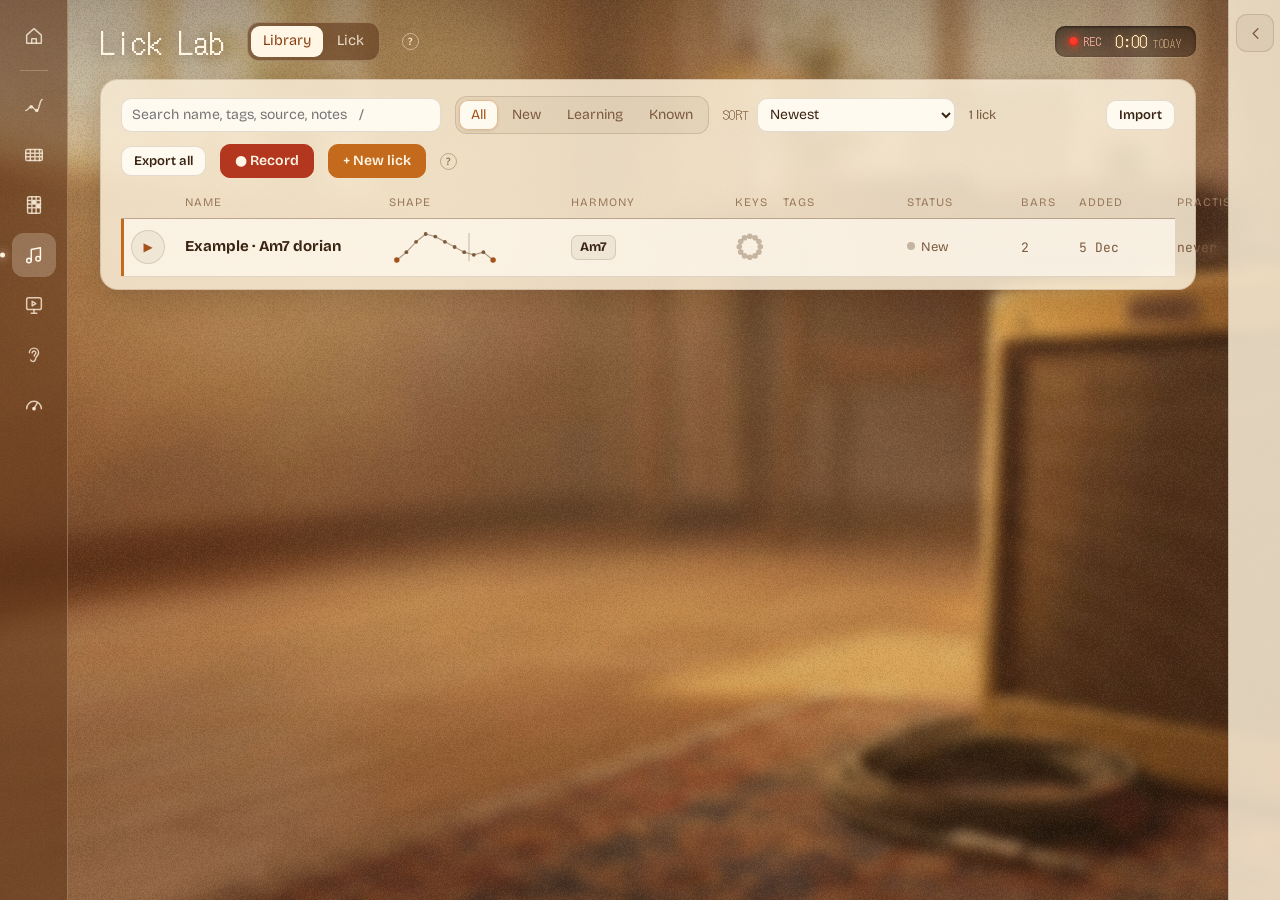
<file: lick-lab.html>
<!doctype html>
<html lang="en">
<head>
<meta charset="utf-8">
<meta name="viewport" content="width=device-width, initial-scale=1, viewport-fit=cover">
<title>Lick Lab</title>
<link rel="icon" type="image/svg+xml" href="shared/favicon.svg">
<!-- ════════════════════════════════════════════════════════════════════════════
   LICK LAB (Practice Room) · een lick één keer inspelen, daarna met dezelfde vingerzetting over elk akkoord
   1. Opnemen: metronoom met één maat aftellen; je gitaar via de audio-interface (YIN-toonhoogte, zoals de Fretboard
      Trainer). Elke noot krijgt het tijdstip van zijn aanslag (of van de toonhoogtewissel bij hammer-on/slide), min de
      gemeten vertraging (Calibrate timing), en wordt op het ritmeraster gezet (8sten, triolen of 16den).
   2. Vingerzetting: je kiest vooraf een positie (wijsvinger op fret x, vak van 4 frets). Per noot zoekt de app snaar en
      fret binnen dat vak met zo min mogelijk handbeweging (Viterbi over alle plekken); jij kunt elke noot naar een
      andere snaar zetten (vast).
   3. Transponeren: de hele vorm schuift een aantal frets op, dus de vingerzetting blijft gelijk. Welke afstand:
      Pat Martino's mineurconversie (m7 → zelf, 7 → vanaf de 5, maj7 → vanaf de 6, m7♭5 → vanaf de ♭3), of per akkoord
      zelf gekozen ("Play from"). Het octaaf: zo dicht mogelijk bij de opgenomen positie, of een octaaf hoger/lager.
   4. Oefenen: de lick over een progressie, met gitaarakkoorden, bas en klik (backing-sounds.js, mag ontbreken), in een loop en
      eventueel elke ronde een paar BPM sneller.
   Fase 2: elke lick heeft eigen akkoorden (harm, bv. "Dm7 G7 | Cmaj7"). Twee soorten harmonie in de weergave Lick (set.hmode):
   Own chords = de lick met zijn eigen akkoorden in een gekozen toonsoort (dezelfde vorm verschoven, niets bewaard tot "Save in this
   key"), met "12 keys" = per toonsoort luisteren (lick + band) en dan zelf spelen (alleen de band), geoefende toonsoorten in keys;
   Over a progression = de oude Martino-weergave hierboven, alleen voor licks over één akkoord.
   Fase 3: opnemen bewaart ook de audio (take, droog, het gekozen kanaal) in IndexedDB ('practiceRoom.lickAudio'); op de lick alleen
   een verwijzing (take). Afspelen: Notes · Take · Both (de take alleen in de opgenomen toonsoort en het opnametempo), eigen bus
   voor de take (fase 4: versterker), golfvorm onder de tab, Export/Import audio apart van de gewone back-up.
   Schil (icoonbalk, achtergrond = de versterker, kolom rechts, transportplank): shared/room.css + shared/rail.js;
   toets S = geheim menu (shared/look.js). Daglicht: geen thema-knop meer.
   Twee weergaven (knoppen in de kop, bewaard in set.view): Library = de lijst van al je licks (zoeken, tags, status,
   sorteren, ▶ = even beluisteren in het eigen tempo, zonder band) en Lick = één lick: naam, status, ‹ ›, ⋯ (New/Duplicate/
   Delete/Undo/Export/Import), Record + "over" akkoord, positie, tempo, de akkoordrij, de lick (tab + hals) en de
   transportplank. Details (tags, bron, notities), raster, lengte, timing, ingang en oefenopties: kolom rechts.
   Opslag: 'practiceRoom.lickLab' (licks en instellingen). Gedeeld: 'practiceRoom.guitarIn' (ingang, kanaal, gevoeligheid + auto).
   'practiceRoom.theme' en 'practiceRoom.board' worden niet meer gelezen (blijven staan); de hals is altijd palissander
   (of de kaartstijl uit menu S).
   ════════════════════════════════════════════════════════════════════════════ -->
<link rel="preconnect" href="https://fonts.googleapis.com">
<link rel="preconnect" href="https://fonts.gstatic.com" crossorigin>
<link href="https://fonts.googleapis.com/css2?family=Bricolage+Grotesque:opsz,wght@12..96,400;12..96,600;12..96,800&family=JetBrains+Mono:wght@400;600&family=DotGothic16&family=Pixelify+Sans:wght@400..700&family=VT323&family=Space+Mono:wght@400;700&family=Handjet:wght@300..700&display=swap" rel="stylesheet">
<link rel="stylesheet" href="shared/room.css">
<style>
/* Lick Lab · eigen CSS bovenop shared/room.css (schil, kleuren, materialen, knoppen, schakelaars, "?"-uitleg) */
:root{--colw:1240px;--llneck:100%;--cn:rgba(239,228,210,.62)}   /* --llneck = breedte van de hals (menu S → Neck size) */
body[data-card="paper"],body[data-card="staff"]{--cn:rgba(60,38,20,.16)}
.view{display:grid;gap:16px}
.panel{padding:14px 18px;min-width:0}
.lb{font-size:calc(13px * var(--dfs));color:var(--mut2);text-transform:uppercase;white-space:nowrap}
select{min-height:34px;border-radius:10px}   /* rest uit shared/room.css */
input[type=text],input[type=number]{min-height:34px;border-radius:10px;border:1px solid var(--line);background:var(--field);padding:0 10px;font-size:14px;color:var(--tx);outline:none;min-width:0}
input[type=text]:focus,input[type=number]:focus{border-color:rgba(196,106,28,.55)}
input[type=number]{width:72px;font:600 15px "JetBrains Mono",monospace}
.help.xwide i{width:640px}
.help i .hl{display:block;margin:0 0 6px}
.help i .hl:last-child{margin:0}
.act.rec{background:#b3361f;border-color:#b3361f;color:#fff6e6}
.act.rec.on{animation:pulse 1.1s ease-in-out infinite}
.act.sure{background:var(--err);border-color:var(--err);color:#fff6e6}
@keyframes pulse{50%{opacity:.6}}
.seg button:disabled{opacity:.45;cursor:default}
.kbd{font:12px "JetBrains Mono",monospace;padding:1px 5px;border-radius:5px;background:var(--fill);border:1px solid var(--line)}

/* ── bovenste paneel: lick, akkoord, positie, tempo; daaronder Record en wat je speelt ── */
.bar{display:flex;flex-wrap:wrap;align-items:center;gap:10px 18px}
.bar .div{width:1px;height:28px;background:var(--line2)}
.f{display:inline-flex;align-items:center;gap:8px}
#rPos{width:150px}
/* kop van de lick: terug naar de lijst, vorige/volgende, naam, status, menu ⋯ */
.lkhd{display:flex;align-items:center;gap:10px;margin:-2px 0 12px;padding-bottom:12px;border-bottom:1px solid var(--line)}
.ib.sm{width:32px;height:32px;border-radius:9px}
.ib.sm svg{width:17px;height:17px}
#lkName{font:700 20px "Bricolage Grotesque",system-ui,sans-serif;width:360px;min-height:38px;border-color:transparent;background:transparent;padding:0 8px}
#lkName:hover{border-color:var(--line)}
#lkName:focus{background:var(--field);border-color:rgba(196,106,28,.55)}
#lkPar{font-size:13px;color:var(--mut);white-space:nowrap;overflow:hidden;text-overflow:ellipsis;min-width:0}
.lkhd .grow{flex:1}
.lkhd .mpanel{left:auto;right:0}
.stseg button i,.lst i{display:inline-block;width:8px;height:8px;border-radius:50%;margin-right:6px;background:var(--line2);vertical-align:1px}
[data-s="learning"] i,.stseg [data-v="learning"] i{background:#d27a2a}
[data-s="known"] i,.stseg [data-v="known"] i{background:#6f9868}
#rPosV{min-width:76px}
/* eigen akkoorden van de lick (tekstveld in plaats van grondtoon + soort) */
#hText{width:300px;font:600 15px "JetBrains Mono",monospace}
#hText.bad{border-color:var(--err);box-shadow:0 0 0 2px rgba(179,54,31,.18)}
/* menu ⋯ naast de lick */
.menu{position:relative}
.mpanel{position:absolute;left:0;top:calc(100% + 8px);z-index:40;width:300px;padding:14px;background:#f9efdc;display:grid;gap:12px}
.mpanel .mname{display:grid;gap:5px}
.mpanel .mgrid{display:grid;grid-template-columns:1fr 1fr;gap:6px}
.mpanel .mgrid .act{justify-content:center}
.live{display:flex;align-items:center;gap:10px 16px;margin-top:12px;padding:8px 12px;border-radius:14px;background:var(--fill);border:1px solid var(--line);min-height:56px}
.beats{display:flex;gap:7px}
.beats i{width:13px;height:13px;border-radius:50%;background:var(--line2);transition:background .05s}
.beats i.cnt{background:var(--glow2)}.beats i.on{background:#b3361f}
.recl{font-weight:600;font-size:14px;min-width:120px}
.stream{display:flex;flex-wrap:wrap;gap:4px;flex:1;min-width:120px;max-height:52px;overflow:hidden}
.stream span{font:600 12px "JetBrains Mono",monospace;padding:2px 6px;border-radius:6px;background:var(--field);border:1px solid var(--line)}
.insum{font-size:13px;white-space:nowrap}
.gnote{font-size:28px;font-weight:800;min-width:2.6ch;text-align:right;color:var(--mut2);line-height:1}
.gnote.on{color:var(--tx)}
.gnote sub{font-size:.45em;font-weight:600}

/* ── tweede paneel: eigen akkoorden in een toonsoort, of over een progressie; tab, hals, bewerken ── */
.hrow{display:flex;flex-wrap:wrap;align-items:center;gap:10px 16px;margin-bottom:10px}
.hrow .grow{flex:1}
.kseg button{min-width:38px;padding:5px 8px;font-size:13.5px;font-weight:700}
.kseg button.now{box-shadow:0 0 0 2px var(--glow2),0 0 12px rgba(255,200,120,.5)}
.kseg button.nx{outline:2px dashed rgba(196,106,28,.55);outline-offset:-3px}
.kseg button{position:relative}
.kseg button.dn::after{content:"";position:absolute;left:50%;bottom:2px;width:5px;height:5px;margin-left:-2.5px;border-radius:50%;background:#6f9868}
#keyDone{white-space:nowrap}
.col .kring{justify-content:flex-start;gap:16px}
.krt{display:grid;gap:8px;justify-items:start;font-size:14px}
.kring svg{display:block}
.kd{cursor:pointer}
.kd circle{fill:var(--field);stroke:var(--line2);stroke-width:1}
.kd text{fill:var(--mut);font:700 9.5px "Bricolage Grotesque",system-ui,sans-serif;pointer-events:none}
.kd.done circle{fill:#6f9868;stroke:#6f9868}.kd.done text{fill:#fff6e6}
.kd.cur circle{stroke:var(--tx);stroke-width:2}
.kd.now circle{stroke:var(--glow);stroke-width:3}
.kd.nx circle{stroke:var(--glow);stroke-width:1.6;stroke-dasharray:3 2}
.kd:hover circle{stroke:var(--onx);stroke-width:2}
.kring .rc{font:700 14px "JetBrains Mono",monospace;fill:var(--tx)}
.kring .rs{font-size:8px;fill:var(--mut);text-transform:uppercase;letter-spacing:.06em}
.tch{fill:var(--onx);font-size:13px;font-weight:800}
.tchl{stroke:var(--onx);stroke-width:1.2;opacity:.45}
.prog{display:flex;align-items:center;gap:10px}
#pText{flex:1;font:500 15px "JetBrains Mono",monospace}
#pPre{max-width:230px;color:var(--mut)}
.crow{display:flex;flex-wrap:wrap;align-items:center;gap:8px 18px;margin-top:10px}
.crow .chips{flex:1}
.chip{border:1px solid var(--line);border-radius:10px;min-height:32px;padding:0 12px;background:var(--fill);font-size:14px;font-weight:700;color:var(--mut)}
.chip small{font-weight:500;font-size:12px;margin-left:5px;opacity:.8}
.chip[aria-pressed="true"]{background:var(--field);color:var(--onx);border-color:rgba(196,106,28,.55);box-shadow:0 1px 3px rgba(90,55,25,.15)}
.chip.now{box-shadow:0 0 0 2px var(--glow2),0 0 14px rgba(255,200,120,.55)}
.chip.bad{text-decoration:line-through;color:var(--err);cursor:default}
.from{display:flex;align-items:center;gap:8px}
.info{margin-top:10px;font-size:14px;line-height:1.5;color:var(--tx)}
.info b{font-weight:700}
.info .warn{color:var(--err)}
.hsc{overflow-x:auto;margin-top:10px;scrollbar-width:thin;scrollbar-color:rgba(90,55,25,.3) transparent}
#tab svg{display:block}
#board svg{display:block;width:100%;max-width:var(--llneck);min-width:760px;height:auto;margin:0 auto}
/* tab op perkament */
svg text{font-family:"Bricolage Grotesque",system-ui,sans-serif}
.tl{stroke:var(--line2);stroke-width:1}
.tbar{stroke:var(--tx);stroke-width:1.2;opacity:.5}
.tbeat{stroke:var(--line);stroke-width:1}
.tsn{fill:var(--mut2);font-size:11px;font-weight:600}
.tbn{fill:var(--mut);font-size:11px;font-weight:600}
.nt{cursor:pointer}
.nt rect{fill:var(--field);stroke:var(--line);stroke-width:1}
.nt text{fill:var(--tx);font:700 13px "JetBrains Mono",monospace}
.nt.sel rect{fill:var(--glow);stroke:var(--glow)}.nt.sel text{fill:#fff6e6}
.nt.pl rect{fill:#f0a743;stroke:#f0a743}.nt.pl text{fill:#21160e}
.dg{fill:var(--mut);font-size:11px;font-weight:600}
.dg.ct{fill:var(--onx)}
.dg.rt{fill:var(--onx);font-weight:800}
.stem{stroke:var(--tx);stroke-width:1.4}
.beam{stroke:var(--tx);stroke-width:3.2}
.tup{fill:var(--mut);font-size:10px;font-weight:700}
/* hals: palissander (#rwh uit shared/rail.js) of de kaartstijl uit menu S; stippen in intervalkleuren */
#board .wd{fill:var(--nbgh)}
#board .mk{fill:var(--ninl)}
#board .fr{stroke:var(--nline);stroke-width:2}
#board .nutr{fill:var(--nnut)}
#board .st{stroke:var(--nstr)}
#board .gr{stroke:var(--ngr);stroke-width:.6}
#board .box{fill:rgba(240,167,67,.16);stroke:#f0a743;stroke-width:1.5;stroke-dasharray:5 4}
.fnum{fill:var(--mut2);font-size:11px;font-weight:600}
.fnum.inbox{fill:var(--onx);font-weight:800}
.cell{fill:transparent}
.board-add .cell{cursor:copy}
.board-add .cell:hover{fill:rgba(255,240,220,.16)}
.dot{cursor:pointer}
.dot circle{stroke:rgba(0,0,0,.28);stroke-width:1}
.dot circle.rt{fill:var(--cR);stroke:var(--glow2);stroke-width:2}
.dot circle.i3{fill:var(--c3)}.dot circle.i5{fill:var(--c5)}.dot circle.i7{fill:var(--c7)}.dot circle.nc{fill:var(--cn)}
.dot text{fill:var(--dtx);font-weight:700;pointer-events:none}
.dot.sel circle{stroke:var(--hd);stroke-width:3.5}
.dot.pl circle{fill:#ffd27a}
.dot.pl text{fill:#21160e}
.editbar{display:flex;flex-wrap:wrap;align-items:center;gap:8px 10px;margin-top:10px;min-height:34px}
.editbar .what{font-size:14px;min-width:250px;color:var(--mut)}
.editbar .what b{font-weight:700;color:var(--tx)}
.editbar .grow{flex:1}
.editbar .seg button{padding:5px 10px;font-size:13px}

/* ── Library: de lijst van alle licks, over de hele breedte (geen transportplank, kolom dicht) ── */
body[data-view="lib"]{--colw:1560px}
.lib{padding:16px 20px 12px}
.lbar{display:flex;flex-wrap:wrap;align-items:center;gap:10px 14px}
#lq{width:320px}
#lSort{min-height:34px}
.lcount{font-size:13px;color:var(--mut);white-space:nowrap}
.lbar .grow{flex:1}
.ltags{margin-top:12px}
.chip.ltag{min-height:27px;padding:0 11px;border-radius:999px;font-size:13px;font-weight:600}
.lgrid{--lcols:40px minmax(190px,1.5fr) 168px minmax(150px,1.2fr) 34px minmax(110px,1fr) 100px 44px 84px 104px 34px;margin-top:10px;outline:none}
.lhd,.lr{display:grid;grid-template-columns:var(--lcols);align-items:center;gap:0 14px;padding:0 10px}
.lhd{padding-top:6px;padding-bottom:7px;border-bottom:1px solid var(--line2);font-size:11.5px;letter-spacing:.08em;text-transform:uppercase;color:var(--mut2);white-space:nowrap}
.lr{min-height:58px;border-bottom:1px solid var(--line);cursor:pointer}
.lr:hover{background:var(--fill)}
.lr.on{background:rgba(255,250,240,.72);box-shadow:inset 3px 0 0 var(--glow)}
.lgrid:focus-visible .lr.on{box-shadow:inset 3px 0 0 var(--glow),inset 0 0 0 2px rgba(196,106,28,.45)}
.lname{min-width:0}
.lname b{display:block;font-size:15px;font-weight:700;color:var(--tx);white-space:nowrap;overflow:hidden;text-overflow:ellipsis}
.lname small{display:block;margin-top:2px;font-size:12.5px;color:var(--mut);white-space:nowrap;overflow:hidden;text-overflow:ellipsis}
.lmini svg{display:block}
.mcl{fill:none;stroke:var(--mut2);stroke-width:1.2;stroke-linejoin:round;opacity:.7}
.mcd{fill:var(--mut)}.mcd.rt{fill:var(--onx)}
.mbl{stroke:var(--line2);stroke-width:1}
.lhar,.ltg{display:flex;flex-wrap:wrap;gap:4px;min-width:0}
.hc{padding:2px 8px;border-radius:7px;background:var(--fill);border:1px solid var(--line);font-size:13px;font-weight:700;color:var(--tx);white-space:nowrap}
.lhar .hm{font-size:12px;color:var(--mut2);align-self:center}
.lring svg{display:block}
.lring .kd circle{stroke:none;fill:var(--line2)}.lring .kd.done circle{fill:#6f9868}
.ltg button{border:1px solid var(--line);border-radius:999px;background:transparent;padding:1px 8px;font-size:12px;color:var(--mut);white-space:nowrap}
.ltg button:hover{color:var(--tx);border-color:var(--line2)}
.lst{border:0;background:none;padding:3px 0;font-size:13px;color:var(--mut);white-space:nowrap}
.lst:hover{color:var(--tx)}
.ln{font:13px "JetBrains Mono",monospace;color:var(--mut);white-space:nowrap}
.lplay{width:34px;height:34px;border-radius:50%;font-size:12px;color:var(--onx)}
.lplay.on{background:var(--glow);border-color:var(--glow);color:#fff6e6}
.lmore{width:30px;height:30px;opacity:0}
.lr:hover .lmore,.lr.on .lmore,.lmore:focus-visible{opacity:1}
.lempty{margin:0;padding:34px 10px;text-align:center;color:var(--mut);font-size:14px}
/* menu ⋯ van een rij (vast op het scherm, naast de knop) */
.rmenu{position:fixed;z-index:50;display:grid;gap:2px;min-width:180px;padding:6px;background:#f9efdc}
.rmenu button{border:0;background:none;text-align:left;padding:7px 11px;border-radius:8px;font-size:14px;color:var(--tx)}
.rmenu button:hover,.rmenu button:focus-visible{background:var(--fill)}
.rmenu .dang{color:var(--err)}

/* ── Details van de lick (kolom rechts): tags, bron, notities ── */
.col .row.stk>input,.col .row.stk>textarea{width:100%}
textarea{border-radius:10px;border:1px solid var(--line);background:var(--field);padding:7px 10px;font:14px/1.45 "Bricolage Grotesque",system-ui,sans-serif;color:var(--tx);outline:none;resize:vertical;min-height:64px}
textarea:focus{border-color:rgba(196,106,28,.55)}
.tagbox{display:flex;flex-wrap:wrap;align-items:center;gap:5px;width:100%;min-height:38px;padding:5px;border:1px solid var(--line);border-radius:10px;background:var(--field);cursor:text}
.tagbox:focus-within{border-color:rgba(196,106,28,.55)}
.tagbox input[type=text]{flex:1;min-width:110px;min-height:26px;border:0;background:transparent;padding:0 4px}
.tagx{display:inline-flex;align-items:center;gap:3px;padding:1px 3px 1px 9px;border-radius:999px;background:var(--fill);border:1px solid var(--line);font-size:13px;color:var(--tx)}
.tagx button{display:grid;place-items:center;width:18px;height:18px;padding:0;border:0;border-radius:50%;background:none;color:var(--mut);font-size:14px;line-height:1}
.tagx button:hover{background:var(--line);color:var(--tx)}

/* ── transportplank: tweede knop op glas ── */
.tray .gb{border:1px solid rgba(255,240,220,.4);background:transparent;color:#fff3df;border-radius:12px;padding:8px 16px;font-weight:600}
.tray .gb:hover{background:rgba(255,243,225,.12)}
.tray .gb:disabled,.tray .play:disabled{opacity:.45;cursor:default}
/* 12 toonsoorten: welke nu, welke straks (op het glas) */
.knx{display:flex;align-items:center;gap:14px;color:var(--gmut);white-space:nowrap}
.knx[hidden]{display:none}
.knx span{display:flex;align-items:baseline;gap:7px}
.knx small{font-size:11px;text-transform:uppercase;letter-spacing:.08em;opacity:.8}
.knx b{font:800 24px "Bricolage Grotesque",system-ui,sans-serif;color:#fff6e6;line-height:1}
.knx .knext b{font-size:17px;color:rgba(255,243,225,.8)}
.knx em{font-style:normal;font-weight:700;font-size:13px;padding:2px 9px;border-radius:999px;background:rgba(255,243,225,.16);color:#fff3df}
.knx em.you{background:#f0a24a;color:#3a1c08}
.knx .kc{font:600 12px "JetBrains Mono",monospace;opacity:.75}

/* ── kolom rechts ── */
.col .row>:first-child{white-space:nowrap}
.col .row.stk{flex-direction:column;align-items:flex-start;gap:6px}
.col .vals{display:flex;align-items:center;gap:8px}
.col .vals input[type=range]{width:110px}
.col .vals .cap{min-width:52px;text-align:right;white-space:nowrap}
#ampSl.off{opacity:.55}   /* amp uit: schuiven blijven bruikbaar (bewegen = weer aan) */
.col .row .act.sm{flex:none}
.col #gDev{max-width:170px;font-size:13px}
.meter{position:relative;display:inline-block;height:10px;width:150px;border-radius:5px;background:rgba(90,55,25,.14);overflow:hidden;vertical-align:middle}
.meter i{position:absolute;left:0;top:0;bottom:0;width:0;background:#6f9868}
.meter i.hot{background:#e08a2a}.meter i.clip{background:#b3361f}
.meter u{position:absolute;top:0;bottom:0;width:2px;background:var(--tx);opacity:.55}
.stat{font-size:13px;color:var(--mut)}.stat.err{color:var(--err)}
.col .note{margin:4px 0 8px}

/* ── meldingen: boven de transportplank ── */
.toast{position:fixed;left:50%;bottom:104px;transform:translateX(-50%) translateY(14px);opacity:0;pointer-events:none;background:#fbf3e3;color:var(--tx);border:1px solid var(--line2);box-shadow:0 10px 28px rgba(60,30,10,.3);padding:10px 16px;border-radius:12px;font-size:14px;max-width:min(620px,calc(100vw - 32px));transition:opacity .2s,transform .2s;z-index:60}
.toast.on{opacity:1;transform:translateX(-50%) translateY(0)}
.toast.err{background:#b3361f;border-color:#b3361f;color:#fff6e6}
.toast.act{pointer-events:auto}   /* met knop (Undo) */
.toast .tact{margin-left:12px;font-weight:700}

/* ── fase 3: de opname (take) van een lick: golfvorm onder de tab, speelkop, icoontje in de lijst, bron op de plank ── */
.wv{fill:none;stroke:var(--mut2);stroke-width:1.4;stroke-linecap:round;opacity:.7}
.wv.off{opacity:.28}
.tph{stroke:#b3361f;stroke-width:1.6;pointer-events:none}
.ltk{display:inline-block;width:15px;height:11px;margin-right:6px;vertical-align:-1px;fill:none;stroke:var(--onx);stroke-width:1.6;stroke-linecap:round}
.ltk.miss{stroke:var(--mut2);opacity:.6}
.tray .seg.glass button{padding:5px 10px;font-size:13px}
.tray .seg.glass button:disabled{opacity:.4;cursor:default}
.swhy{font-size:12.5px;color:var(--gmut);white-space:nowrap}
.col .prow{display:flex;flex-wrap:wrap;gap:8px;margin:2px 0 8px}
@media (prefers-reduced-motion:reduce){.act.rec.on{animation:none}.toast{transition:none}}
</style>
</head>
<body>
<div class="bgfx photo"></div><div class="bgfx tex"></div><div class="bgfx grain"></div>
<div class="shell">
  <!-- icoonbalk: alleen apps (shared/rail.js tekent hem) -->
  <nav class="rail" id="side" data-app="lick-lab"></nav>

  <main class="main">
    <div class="scroll" id="scroll">
     <div class="wrap">
      <header class="top">
        <h1 class="px">Lick Lab</h1>
        <span class="seg glass" id="uView" role="group" aria-label="View"><button type="button" data-v="lib">Library</button><button type="button" data-v="lick">Lick</button></span>
        <span class="help dn r xwide" tabindex="0" aria-label="How it works">?<i>
          <span class="hl"><b>Library</b> lists all your licks. Click one to open it; <span class="kbd">Esc</span> in a lick brings you back.</span>
          <span class="hl">Record a lick once, then play it with the same fingering over every chord.</span>
          <span class="hl"><b>1 · Set up first:</b> the lick’s chords (<b>Harmony</b>, e.g. <span class="kbd">Dm7 G7 | Cmaj7</span> or one chord), the position (where your index finger sits) and a slow tempo; grid and length are in the side panel. Press <b>Record</b>: one bar of clicks, then play (the band plays your chords along if <b>Band while recording</b> is on). Notes in the count-in bar become pickups.</span>
          <span class="hl"><b>2 · Check the fingering.</b> Every note goes on the string that fits your position best. Click a note and press <b>Other string</b> to move it; it stays there. Notes can also move earlier or later, be deleted, or be added by clicking the neck. <b>String ↓ / ↑</b> moves the whole shape one string lower or higher; <b>Octave ↓ / ↑</b> moves it 12 frets (in another key or over another chord only there).</span>
          <span class="hl"><b>3 · Own chords:</b> pick a <b>Key</b>. The whole shape slides along the neck with the same fingering, the chords follow. <b>Save in this key</b> makes it the recorded key. <b>▶ 12 keys</b>: per key the band plays it with the lick (listen), then without (your turn); finished keys light up in the ring.</span>
          <span class="hl"><b>Over a progression</b> (one-chord licks): the shape slides to each chord. <b>Auto</b> uses Pat Martino’s minor conversion: a minor lick over a 7 chord starts from its 5 (Am over D7 = D9), over maj7 from its 6 (Am over Cmaj7), over m7♭5 from its ♭3 (Dm over Bm7♭5). <b>Play from</b> picks any other degree.</span>
          <span class="hl"><b>4 · Practise</b> with guitar chords, bass and click. In the side panel you can add a few BPM per round (in 12 keys: per key).</span>
          <span class="hl"><b>Take:</b> Record also keeps the audio of what you played (dry, the chosen input channel). In the play bar pick <b>Notes</b> (guitar sound), <b>Take</b> (your audio) or <b>Both</b>. The take fits only the key and tempo you recorded it in; anywhere else the notes play. The audio stays in this browser: use <b>Export audio</b> (side panel, Audio) to keep a copy.</span>
          <span class="hl">First time? Press <b>Calibrate timing</b> (side panel) and play a short muted note on each of the last eight clicks, so your notes land on the grid.</span>
        </i></span>
        <div class="grow"></div>
      </header>

      <!-- Library: alle licks, zoeken, filteren, sorteren; klik = openen -->
      <div class="view" id="vLib">
      <section class="paper panel lib" aria-label="Lick library">
        <div class="lbar">
          <label for="lq" class="vh">Search licks</label><input type="text" id="lq" placeholder="Search name, tags, source, notes   /" spellcheck="false" autocomplete="off">
          <span class="seg" id="lStat" role="group" aria-label="Status"></span>
          <label class="f"><span class="lb px">Sort</span><select id="lSort"></select></label>
          <span class="lcount" id="lCount" aria-live="polite"></span>
          <span class="grow"></span>
          <button type="button" class="act sm" id="lImp" title="Add licks from a .json file">Import</button>
          <button type="button" class="act sm" id="lExp" title="All licks as one .json file">Export all</button>
          <button type="button" class="act rec" id="lRec" title="New lick: record straight away (one bar count-in)">● Record</button>
          <button type="button" class="act pri" id="lNew">+ New lick</button>
          <span class="help l wide" tabindex="0" aria-label="Library keys">?<i>Click a lick (or <span class="kbd">Enter</span>) to open it. <span class="kbd">▶</span> listens to it at its own tempo, without the band. The status dot (new · learning · known) changes with a click; a tag filters the list.<br>Keys: <span class="kbd">/</span> search · <span class="kbd">↑ ↓</span> choose · <span class="kbd">Enter</span> open · <span class="kbd">Space</span> listen · <span class="kbd">Delete</span> delete (Undo brings it back) · <span class="kbd">Ctrl Z</span> undo.</i></span>
        </div>
        <div class="chips ltags" id="lTags" role="group" aria-label="Filter by tag"></div>
        <div class="lgrid" id="lGrid" role="listbox" tabindex="0" aria-label="Licks">
          <div class="lhd" aria-hidden="true"><span></span><span>Name</span><span>Shape</span><span>Harmony</span><span title="Keys practised">Keys</span><span>Tags</span><span>Status</span><span>Bars</span><span>Added</span><span>Practised</span><span></span></div>
          <div id="lRows"></div>
        </div>
      </section>
      </div>

      <div class="view" id="vLick">
      <!-- de lick: naam, status, ⋯ = beheer; opnemen over welk akkoord, positie, tempo -->
      <section class="paper panel" aria-label="Lick and recording">
        <div class="lkhd">
          <button type="button" class="act sm" id="toLib" title="Esc">← Library</button>
          <button type="button" class="ib sm" id="lkPrev" title="Previous lick in the library" aria-label="Previous lick"><svg viewBox="0 0 24 24"><path d="M15 6l-6 6 6 6"/></svg></button>
          <button type="button" class="ib sm" id="lkNext" title="Next lick in the library" aria-label="Next lick"><svg viewBox="0 0 24 24"><path d="M9 6l6 6-6 6"/></svg></button>
          <label for="lkName" class="vh">Lick name</label><input type="text" id="lkName" maxlength="60" spellcheck="false" autocomplete="off" title="Click to rename">
          <span id="lkPar"></span>
          <span class="grow"></span>
          <span class="seg stseg" id="lkStat" role="group" aria-label="Status"></span>
          <div class="menu">
            <button type="button" class="ib" id="libMenuB" aria-expanded="false" aria-controls="libMenu" title="Lick: new, duplicate, delete, undo, export, import" aria-label="Lick actions"><svg viewBox="0 0 24 24" aria-hidden="true"><circle cx="5.5" cy="12" r="1.3" fill="currentColor"/><circle cx="12" cy="12" r="1.3" fill="currentColor"/><circle cx="18.5" cy="12" r="1.3" fill="currentColor"/></svg></button>
            <div class="paper mpanel" id="libMenu" role="dialog" aria-label="Lick actions" hidden>
              <div class="mgrid">
                <button type="button" class="act sm" id="libNew">New</button>
                <button type="button" class="act sm" id="libDup" title="A variant of this lick">Duplicate</button>
                <button type="button" class="act sm" id="libDel">Delete</button>
                <button type="button" class="act sm" id="libUndo" title="Ctrl+Z">Undo</button>
                <button type="button" class="act sm" id="libExp" title="This lick as a .json file">Export</button>
                <button type="button" class="act sm" id="libImp">Import</button>
                <button type="button" class="act sm" id="libTake" title="The audio of this lick as a plain sound file">Download take</button>
                <button type="button" class="act sm" id="libTakeA" title="The take through the amp settings, as a .wav file">Download with amp</button>
              </div>
            </div>
          </div>
        </div>
        <div class="bar">
          <div class="f"><label class="lb px" for="hText">Harmony</label><input type="text" id="hText" spellcheck="false" autocomplete="off" placeholder="Dm7 G7 | Cmaj7" title="The lick’s own chords"><span class="help l" tabindex="0" aria-label="How to write the harmony">?<i>The chords the lick goes over, at most 16. <span class="kbd">|</span> is a bar line: chords in one bar share it (two = 2 beats each, four = a beat each); a lone chord fills its bar. Without <span class="kbd">|</span> every chord gets a bar. The last chord lasts until the lick ends.<br>Examples: <span class="kbd">Am7</span> · <span class="kbd">Dm7 G7 | Cmaj7</span> · <span class="kbd">Bm7b5 E7 | Am6</span></i></span></div>
          <div class="f"><label class="lb px" for="rPos">Position</label><input type="range" id="rPos" min="0" max="14" step="1"><span class="cap" id="rPosV"></span></div>
          <div class="f"><label class="lb px" for="rBpm">Tempo</label><input type="number" id="rBpm" min="30" max="240" step="1"><span class="cap">BPM</span><span class="help l" tabindex="0" aria-label="About the tempo">?<i>The recording tempo. Play slowly: the app keeps the rhythm, and you practise faster with the tempo in the play bar.</i></span></div>
        </div>
        <div class="live" aria-live="polite">
          <button type="button" class="act rec" id="btnRec" title="R">● Record</button>
          <button type="button" class="act" id="btnReRec" title="Records over this lick (Undo brings it back)">Re-record</button>
          <div class="beats" id="beats" aria-hidden="true"><i></i><i></i><i></i><i></i></div>
          <span class="recl" id="recL">Ready</span>
          <div class="stream" id="stream"></div>
          <button type="button" class="lnk insum" id="gSum" title="Input settings (side panel). Record connects by itself."></button>
          <div class="gnote" id="gNote" aria-label="Note you play">–</div>
        </div>
      </section>

      <!-- over welke akkoorden (de progressie), de lick als tab en op de hals, bewerken -->
      <section class="paper panel" aria-label="Lick in a key or over a chord">
        <div class="hrow">
          <span class="seg" id="hMode" role="group" aria-label="Harmony"><button type="button" data-v="own">Own chords</button><button type="button" data-v="prog">Over a progression</button></span>
          <span class="f" id="keyBox"><span class="lb px">Key</span><span class="seg kseg" id="keySeg" role="group" aria-label="Key"></span></span>
          <button type="button" class="act sm" id="keySave" title="Stores the notes and chords in this key (Undo brings the old key back)">Save in this key</button>
          <span class="cap" id="keyDone"></span>
        </div>
        <div id="progBox">
        <div class="prog">
          <label class="lb px" for="pText">Chords</label>
          <input type="text" id="pText" spellcheck="false" autocomplete="off" placeholder="Dm7 G7 Cmaj7 Cmaj7">
          <select id="pPre" aria-label="Example progressions"></select>
          <span class="help l" tabindex="0" aria-label="How to write chords">?<i>One chord per lick (a two-bar lick gets two bars per chord). Write chords like <span class="kbd">Bm7b5</span> <span class="kbd">E7</span> <span class="kbd">Am7</span> <span class="kbd">Fmaj7</span> <span class="kbd">C6</span> <span class="kbd">G7sus4</span> <span class="kbd">D°7</span>, separated by spaces.</i></span>
        </div>
        <div class="crow">
          <div class="chips" id="chips" role="group" aria-label="Chord"></div>
          <div class="from" id="fromRow"><label class="cap" for="fromSel">Play from</label><select id="fromSel"></select></div>
        </div>
        </div>
        <p class="info" id="viewInfo"></p>
        <div class="hsc"><div id="tab"></div></div>
        <div class="hsc"><div id="board"></div></div>
        <div class="editbar" id="editBar">
          <span class="what" id="selWhat"></span>
          <button type="button" class="act sm" id="eLeft" title="Shift + ←">◀ Earlier</button>
          <button type="button" class="act sm" id="eRight" title="Shift + →">Later ▶</button>
          <button type="button" class="act sm" id="eStr" title="S (with a note selected)">Other string</button>
          <button type="button" class="act sm" id="eDel" title="Delete">Delete note</button>
          <label class="tg" title="A"><input type="checkbox" role="switch" id="eAdd"><i></i>Add notes</label>
          <span class="grow"></span>
          <span class="cap">Whole lick</span><span class="seg" role="group" aria-label="Move the whole lick">
            <button type="button" id="mvDn" title="Same shape, one string lower (toward low E)">String ↓</button><button type="button" id="mvUp" title="Same shape, one string higher (toward high e)">String ↑</button><button type="button" id="mvOctDn" title="Same strings, an octave lower">Octave ↓</button><button type="button" id="mvOctUp" title="Same strings, an octave higher">Octave ↑</button></span>
        </div>
      </section>
      </div>
     </div>
    </div>

    <!-- transportplank: afspelen met de gitaar op schoot -->
    <footer class="tray glass" id="tray">
      <button type="button" class="play" id="btnProg" title="Space">▶ Play progression</button>
      <button type="button" class="gb" id="btnOne">▶ This chord</button>
      <label class="tempo" for="pBpm"><span>Tempo</span><input type="range" id="pBpm" min="30" max="240" step="1"><b class="bpm" id="pBpmV"></b></label>
      <label class="tg"><input type="checkbox" role="switch" id="pLoop"><i></i><span>Loop</span></label>
      <span class="seg glass" id="srcSeg" role="group" aria-label="What plays the lick" hidden><button type="button" data-v="notes" title="The notes, on the guitar sound">Notes</button><button type="button" data-v="take">Take</button><button type="button" data-v="both" title="Your take and the notes together">Both</button></span>
      <label class="tg" id="ampTg" title="Amp on the take (off = the dry DI recording)" hidden><input type="checkbox" role="switch" id="ampQ"><i></i><span>Amp</span></label>
      <span class="swhy" id="srcWhy" aria-live="polite"></span>
      <div class="knx" id="kNx" aria-live="polite" hidden></div>
      <span class="stat" id="pNow" aria-live="polite"></span>
      <span class="help l" tabindex="0" aria-label="Keys">?<i>Keys: <span class="kbd">R</span> record · <span class="kbd">Space</span> play (Own chords: 12 keys) ·<span class="kbd">Esc</span> stop · <span class="kbd">← →</span> select a note · <span class="kbd">Shift ← →</span> move it · <span class="kbd">S</span> other string (with a note selected; otherwise the Look menu) · <span class="kbd">Delete</span> · <span class="kbd">A</span> add notes · <span class="kbd">Ctrl Z</span> undo.</i></span>
    </footer>
  </main>

  <!-- kolom rechts: instellen, niet spelen -->
  <aside class="col" id="col" aria-label="Settings">
    <button type="button" class="ib reopen" data-col="open" title="Show settings" aria-label="Show settings"><svg viewBox="0 0 24 24"><path d="M15 6l-6 6 6 6"/></svg></button>
    <div class="colhd">
      <h2 class="px">Settings</h2>
      <button type="button" class="ib" data-col="shut" title="Hide settings" aria-label="Hide settings"><svg viewBox="0 0 24 24"><path d="M9 6l6 6-6 6"/></svg></button>
    </div>

    <div id="detBox">
    <h3>Details</h3>
    <div class="row stk"><label for="dTag">Tags</label><div class="tagbox" id="dTagBox"><span class="chips" id="dTags"></span><input type="text" id="dTag" list="dTagList" maxlength="24" placeholder="Add a tag, Enter" spellcheck="false" autocomplete="off"></div><datalist id="dTagList"></datalist></div>
    <div class="row stk"><label for="dSrc">Source</label><input type="text" id="dSrc" maxlength="120" placeholder="Wes Montgomery – Four on Six, 1:23" spellcheck="false"></div>
    <div class="row stk"><label for="dNote">Notes</label><textarea id="dNote" maxlength="1000" rows="3" placeholder="Fingering tips, where it fits, what to watch…"></textarea></div>
    </div>

    <h3>Practice</h3>
    <div class="row"><label for="pLad">Each round</label><select id="pLad"></select></div>
    <div class="row"><span>Swing the eighths</span><label class="tg"><input type="checkbox" role="switch" id="pSwing" aria-label="Swing the eighths"><i></i></label></div>
    <div class="row"><span>Neck follows the chord</span><label class="tg"><input type="checkbox" role="switch" id="pFollow" aria-label="Neck follows the chord"><i></i></label></div>
    <div id="pSnd"></div>

    <h3>12 keys</h3>
    <div class="row kring" id="kRingBox"><span id="kRing"></span><span class="krt"><span id="kRingT"></span><button type="button" class="act sm" id="kReset">Reset keys</button></span></div>
    <p class="note">Keys of this lick you practised: a key turns green when its <b>your turn</b> round is finished. Click one to switch it on or off. The ring goes round in fourths.</p>
    <div class="row"><label for="kOrd">Order</label><select id="kOrd"></select></div>
    <div class="row"><span>Each key</span><span class="seg" id="kPh" role="group" aria-label="Each key"></span></div>
    <div class="row"><span>Rounds per key</span><span class="seg" id="kRep" role="group" aria-label="Rounds per key"></span></div>
    <p class="note">Listen: the band plays the lick. Your turn: the same chords without it. Starts from the key you see.</p>

    <h3>Recording</h3>
    <div class="row"><span>Band while recording</span><label class="tg"><input type="checkbox" role="switch" id="rBand" aria-label="Band while recording"><i></i></label></div>
    <p class="note">Plays the lick’s chords with the Chords and Bass switches above. With a microphone: use headphones.</p>
    <div class="row"><span>Grid</span><span class="seg" id="rSub" role="group" aria-label="Rhythm grid"></span></div>
    <div class="row stk"><span>Length</span><span class="seg" id="rBars" role="group" aria-label="Length in bars"></span></div>
    <div class="row"><span>Timing</span><button type="button" class="act sm" id="btnCal">Calibrate timing</button></div>
    <p class="note" id="latV"></p>

    <h3 id="audH">Audio</h3>
    <div id="audBox"></div>
    <input type="file" id="audFile" accept=".json,application/json" hidden>

    <h3 id="ampH">Amp</h3>
    <div class="row stk"><span>Preset</span><span class="seg" id="ampPre" role="group" aria-label="Amp preset"><button type="button" data-p="off" title="The dry DI recording, as it was recorded">Off</button><button type="button" data-p="clean" title="Clean jazz: round, a touch of mid scoop, 12-inch speaker">Clean</button><button type="button" data-p="warm" title="Warm: darker, more low-mids, 15-inch speaker">Warm</button><button type="button" data-p="bright" title="Bright clean: more sparkle, less drive">Bright</button></span></div>
    <div id="ampSl"></div>
    <div class="row"><span>Speaker</span><span class="seg" id="ampCab" role="group" aria-label="Speaker"><button type="button" data-c="12">12″</button><button type="button" data-c="15" title="Darker, rounder">15″</button></span></div>
    <p class="note" id="ampNote"></p>
    <div class="row"><span>Monitor through amp</span><label class="tg"><input type="checkbox" role="switch" id="ampMon" aria-label="Monitor through amp"><i></i></label></div>
    <p class="note" id="ampMonN">Hear your input through the amp. The browser adds a noticeable delay, so the Scarlett’s Direct Monitor is better for playing. With a microphone: headphones (feedback). Switches off when you leave the page.</p>

    <h3 id="inpH">Input</h3>
    <div class="row"><button type="button" class="act pri sm" id="gConn">Connect</button><select id="gDev" aria-label="Audio input" hidden></select></div>
    <div class="row"><span>Channel</span><span class="seg" id="gCh" role="group" aria-label="Channel"></span></div>
    <p class="note">Scarlett Solo: guitar = input 2.</p>
    <div class="row"><span>Level</span><span class="meter" id="gMeter" aria-hidden="true"><i></i><u></u></span></div>
    <p class="note" id="gDb">–</p>
    <div class="row"><span>Sensitivity</span><span class="seg" id="gGateMode" role="group" aria-label="Sensitivity mode"></span></div>
    <div class="row"><span></span><span class="vals"><input type="range" id="gGate" min="-72" max="-20" step="1" aria-label="Sensitivity"><span class="cap" id="gGateV"></span></span></div>
    <div class="row"><label for="gStab">Note must hold</label><span class="vals"><input type="range" id="gStab" min="20" max="150" step="5"><span class="cap" id="gStabV"></span></span></div>
    <p class="stat" id="gStat" role="status"></p>

    <h3>Display</h3>
    <div class="row"><span>Labels</span><span class="seg" id="vLab" role="group" aria-label="Labels on the neck"></span></div>
    <h3>Backup</h3>
    <p class="note" style="margin-bottom:10px">All Practice Room apps.</p>
    <div id="prBackup" data-app="Lick Lab" data-btn="act sm"></div>
    <p class="prb-msg" id="audBk"></p>
  </aside>
</div>
<div class="toast" id="toast" role="status" aria-live="polite"></div>
<!-- menu ⋯ van een rij in de Library -->
<div class="paper rmenu" id="rowMenu" role="menu" aria-label="Lick actions" hidden>
  <button type="button" role="menuitem" data-m="open">Open</button>
  <button type="button" role="menuitem" data-m="dup">Duplicate (variant)</button>
  <button type="button" role="menuitem" data-m="exp">Export this lick</button>
  <button type="button" role="menuitem" data-m="take">Download take</button>
  <button type="button" role="menuitem" data-m="takeA">Download with amp</button>
  <button type="button" role="menuitem" data-m="del" class="dang">Delete</button>
</div>
<input type="file" id="libFile" accept=".json,application/json" hidden>

<!-- volgorde telt -->
<script src="shared/look.js"></script>           <!-- geheim menu S (Look), vóór rail.js -->
<script src="shared/rail.js"></script>           <!-- icoonbalk, achtergrond, korrel -->
<script src="shared/backup.js"></script>         <!-- back-up (PRB), vóór de app -->
<script src="shared/guitar.js"></script>       <!-- zachte jazzgitaar (GTR) voor lick en comping -->
<script src="backing-sounds.js" defer></script>  <!-- piano- en basopnames, dezelfde als in de Scale Trainer (mag ontbreken) -->
<script>
(function(){
'use strict';
const $=s=>document.querySelector(s),$$=s=>[...document.querySelectorAll(s)];
const mod=(n,m)=>((n%m)+m)%m,clamp=(v,a,b)=>Math.max(a,Math.min(b,v));
const esc=s=>String(s).replace(/[&<>"']/g,c=>({'&':'&amp;','<':'&lt;','>':'&gt;','"':'&quot;',"'":'&#39;'}[c]));
const read=k=>{try{return JSON.parse(localStorage.getItem(k)||'null');}catch(e){return null;}};
const write=(k,v)=>{try{localStorage.setItem(k,JSON.stringify(v));}catch(e){}};
const KEY='practiceRoom.lickLab',GKEY='practiceRoom.guitarIn';   /* practiceRoom.theme/.board: niet meer gelezen, blijven staan */

/* ═══════════ 1. MUZIEK ═══════════ */
const OPEN=[40,45,50,55,59,64],SNAME=['E','A','D','G','B','e'],SLONG=['low E','A','D','G','B','high e'],MAXF=20;
const SH=['C','C♯','D','D♯','E','F','F♯','G','G♯','A','A♯','B'],FL=['C','D♭','D','E♭','E','F','G♭','G','A♭','A','B♭','B'];
const ROOTN=['C','D♭','D','E♭','E','F','F♯','G','A♭','A','B♭','B'];
/* akkoordsoorten: fam = familie voor de mineurconversie, iv = akkoordtonen, v = pianovoicing (intervallen) */
const QUAL={
  m7:{lbl:'m7',fam:'min',iv:[0,3,7,10],v:[3,10,14]},
  m6:{lbl:'m6',fam:'min',iv:[0,3,7,9],v:[3,9,14]},
  mmaj7:{lbl:'m(maj7)',fam:'min',iv:[0,3,7,11],v:[3,11,14]},
  '7':{lbl:'7',fam:'dom',iv:[0,4,7,10],v:[4,10,14]},
  '7sus4':{lbl:'7sus4',fam:'sus',iv:[0,5,7,10],v:[5,10,14]},
  maj7:{lbl:'maj7',fam:'maj',iv:[0,4,7,11],v:[4,11,14]},
  '6':{lbl:'6',fam:'maj',iv:[0,4,7,9],v:[4,9,14]},
  m7b5:{lbl:'m7♭5',fam:'hd',iv:[0,3,6,10],v:[3,6,10]},
  dim7:{lbl:'°7',fam:'dim',iv:[0,3,6,9],v:[3,6,9]}};
const QORDER=['m7','m6','mmaj7','7','7sus4','maj7','6','m7b5','dim7'];
/* Pat Martino: welke mineur speel je over dit akkoord (afstand vanaf de grondtoon) */
const RULE={min:0,dom:7,sus:7,maj:9,hd:3,dim:3};
const DEGB=['1','♭9','9','♭3','3','11','♯11','5','♭13','13','♭7','7'];
const DEGF={min:{6:'♭5',8:'♭6',9:'6'},dom:{3:'♯9'},sus:{5:'4'},maj:{9:'6'},hd:{6:'♭5',9:'6'},dim:{6:'♭5',9:'°7'}};
const deg=(iv,fam)=>(DEGF[fam]||{})[mod(iv,12)]||DEGB[mod(iv,12)];
const DEGWORD={'1':'root','5':'5','♭3':'♭3','6':'6','13':'13','♭7':'♭7','7':'7','9':'9','11':'11','3':'3'};
/* mollen of kruisen: volgens de toonsoort waar het akkoord in thuishoort */
function flatFor(c){const f=QUAL[c.q].fam,k=mod(c.root+(f==='min'?3:f==='hd'?1:f==='dom'||f==='sus'?5:f==='dim'?1:0),12);return[5,10,3,8,1].includes(k);}
const nn=(pc,flat)=>(flat?FL:SH)[mod(pc,12)];
const nOct=(m,flat)=>nn(m,flat)+(Math.floor(m/12)-1);
const pretty=t=>String(t).replace(/^([A-Ga-g])b/,'$1♭').replace(/^([A-Ga-g])#/,'$1♯').replace(/b(?=\d)/g,'♭').replace(/#(?=\d)/g,'♯');
/* akkoordnaam lezen: "Bm7b5", "E7", "F♯m7", "Cmaj7", "C6", "G7sus4", "D°7", "Bø" … */
function parseChord(tok){const t=String(tok).replace(/♯/g,'#').replace(/♭/g,'b').replace(/[–−]/g,'-').trim();
  const m=/^([A-Ga-g])([#b]?)(.*)$/.exec(t);if(!m)return null;
  const root=mod('C D EF G A B'.indexOf(m[1].toUpperCase())+(m[2]==='#'?1:m[2]==='b'?-1:0),12),r=m[3].replace(/\s/g,'');
  const T=[[/^(m7b5|-7b5|min7b5|mi7b5|ø7?|h7?)$/i,'m7b5'],[/^(dim7?|°7?|o7?)$/,'dim7'],
    [/^(mmaj7|m\(maj7\)|-maj7|-Δ7?|mΔ7?|mM7|minmaj7|m\^7)$/,'mmaj7'],[/^(m6|-6|min6|m69|-69|mi6)$/,'m6'],
    [/^(m|-|min|mi|m7|-7|min7|mi7|m9|-9|m11|-11|m13|min9)$/,'m7'],[/^(7?sus4?|9sus4?|13sus4?|7sus2|11)$/,'7sus4'],
    [/^(7|9|13|alt|7alt|aug7|\+7|7\+|7[#b+](5|9|11|13)([#b](5|9|11|13))*|9[#b](5|11|13)|13[#b](9|11))$/,'7'],
    [/^(|maj7?|maj9|maj13|M7|M9|ma7|ma9|j7|Δ7?|Δ9|\^7?|\^9|maj7#11|Δ7?#11)$/,'maj7'],[/^(6|69|6\/9|M6|maj6|add9|2)$/,'6']];
  for(const[re,q]of T)if(re.test(r))return{root,q};return null;}
const chordName=c=>ROOTN[c.root]+QUAL[c.q].lbl;

/* ═══════════ 2. OPSLAG ═══════════ */
/* fase 4: versterker-presets (drive 0–100, bass/mid/treble in dB, verb 0–100, lvl in dB, cab = speaker 12"|15");
   'custom' = een schuif veranderd; uit = amp.on false (preset blijft staan) */
const AMP_PRE={clean:{drive:15,bass:2,mid:-2,treble:0,verb:25,lvl:0,cab:'12'},warm:{drive:30,bass:3,mid:2.5,treble:-5,verb:20,lvl:0,cab:'15'},
  bright:{drive:8,bass:-1.5,mid:-1,treble:4,verb:30,lvl:0,cab:'12'}},
  AMP_NM={clean:'Clean jazz',warm:'Warm',bright:'Bright clean',custom:'Custom'},
  AMP_RNG=[['drive',0,100,1],['bass',-12,12,.5],['mid',-12,12,.5],['treble',-12,12,.5],['verb',0,100,1],['lvl',-12,6,.5]];
function fixAmp(a){const o=Object.assign({on:true,preset:'clean'},AMP_PRE.clean);if(!a||typeof a!=='object')return o;
  if(typeof a.on==='boolean')o.on=a.on;if(AMP_NM[a.preset])o.preset=a.preset;if(['12','15'].includes(a.cab))o.cab=a.cab;
  AMP_RNG.forEach(([k,lo,hi,st])=>{if(a[k]!==null&&a[k]!==''&&Number.isFinite(+a[k]))o[k]=clamp(Math.round(+a[k]/st)*st,lo,hi);});return o;}
const DEF_SET={lat:.04,latCal:false,ptempo:80,ladder:0,loop:true,swing:true,follow:true,labels:'deg',
  hold:50,snd:{lick:true,piano:true,bass:true,click:true},prog:'Dm7 G7 Cmaj7 Cmaj7',over:[],sel:-1,add:false,
  colOpen:true,neckW:100,   /* schil: kolom rechts open; breedte van de hals in % (menu S → Neck size) */
  view:'lib',lsort:'new',lstat:'',ltag:'',   /* weergave lib|lick; Library: sortering, filter op status en op één tag ('' = alle) */
  hmode:'own',korder:'fourths',kplay:'lp',kreps:1,recBand:true,   /* own = eigen akkoorden in een toonsoort | prog = over de progressie (Martino);
                                                                      12 toonsoorten: volgorde, lp = luisteren + zelf | p = alleen zelf, rondes per toonsoort; band tijdens opnemen */
  src:'take',pAsk:false,   /* fase 3: wat de lick speelt notes|take|both; pAsk = al eens gevraagd om de opslag te beschermen (navigator.storage.persist) */
  amp:Object.assign({on:true,preset:'clean'},AMP_PRE.clean)};   /* fase 4: versterker op de take (zie fixAmp) */
const STATS=['new','learning','known'],STATN={new:'New',learning:'Learning',known:'Known'};
const SORTS=[['new','Newest'],['name','Name A–Z'],['last','Recently practised'],['least','Least recently practised'],['keys','Fewest keys done']];
const KORD=[['fourths','Cycle of fourths'],['chrom','Chromatic, up'],['random','Random'],['todo','Keys not done yet']];
const newId=()=>'l'+Date.now().toString(36)+Math.random().toString(36).slice(2,6);
const isInt=(v,a,b)=>Number.isInteger(v)&&v>=a&&v<=b;
/* tags: ingekorte tekst, ≤ 24 tekens, ≤ 12 per lick, dubbele (hoofdletters tellen niet) vallen weg */
function fixTags(a){const out=[],seen=new Set();(Array.isArray(a)?a:[]).forEach(t=>{if(typeof t!=='string')return;t=t.replace(/\s+/g,' ').trim().slice(0,24).trim();
  const k=t.toLowerCase();if(t&&!seen.has(k)&&out.length<12){seen.add(k);out.push(t);}});return out;}
/* een lick. Bibliotheekvelden (alle met standaard, dus oude licks laden ongewijzigd): tags, src = bron, note = notities,
   status new|learning|known, last = laatst geoefend (ms, 0 = nooit: gezet bij afspelen met de band of opnemen in de
   weergave Lick, niet bij ▶ in de lijst), keys = bitmasker 0–4095 (voor later: welke toonsoorten), parent = id van de lick
   waar deze een variant van is ('' = geen).
   Fase 2: harm = eigen akkoorden [{root, q, b = tellen}] (≤ 16 akkoorden, ≤ 64 tellen; zonder → één akkoord root/q, dus oude licks
   blijven gelijk; root/q = altijd het eerste akkoord, voor de Martino-weergave en oudere versies), keys = bit per grondtoon van de
   toonsoort (0 = C) die geoefend is, ko = per toonsoort (zelfde index) een octaafkeuze −2…2 t.o.v. de plek die het dichtst bij de opname ligt */
function fixHarm(h,root,q){let tot=0;
  const out=(Array.isArray(h)?h:[]).filter(c=>c&&isInt(c.root,0,11)&&QUAL[c.q]&&isInt(c.b,1,16)).slice(0,16)
    .filter(c=>(tot+=c.b)<=64).map(c=>({root:c.root,q:c.q,b:c.b}));
  return out.length?out:[{root,q,b:4}];}
/* fase 3: de take (opname) van de lick; de audio zelf staat in IndexedDB (TK), hier alleen de verwijzing (ontbreekt = null, oude licks).
   id, mime, dur = lengte (s), at = waar tel 1 van maat 1 in de opname valt (s), bpm = opnametempo, made, ch = welk kanaal van een
   stereo-opname (−1 = mono), sh = halve tonen dat de noten sindsdien verschoven zijn (Save in this key, octaaf): de take past als sh + d ≡ 0 */
const TAKE_ID=/^t[a-z0-9]{4,40}$/,TAKE_MIME=/^audio\/[\w.+-]{1,40}(\s*;[\w\s=.,+"-]{0,60})?$/;
function fixTake(t){if(!t||typeof t!=='object'||typeof t.id!=='string'||!TAKE_ID.test(t.id))return null;
  return{id:t.id,mime:typeof t.mime==='string'&&TAKE_MIME.test(t.mime)?t.mime:'audio/ogg',dur:Number.isFinite(+t.dur)?clamp(+t.dur,0,3600):0,
    at:Number.isFinite(+t.at)?clamp(+t.at,-5,600):0,bpm:isInt(t.bpm,30,240)?t.bpm:70,made:Number.isFinite(+t.made)&&+t.made>0?+t.made:Date.now(),
    ch:isInt(t.ch,-1,1)?t.ch:-1,sh:isInt(t.sh,-48,48)?t.sh:0};}
function fixLick(l){if(!l||typeof l!=='object')return null;
  const L={id:typeof l.id==='string'&&l.id?l.id:newId(),name:typeof l.name==='string'&&l.name.trim()?l.name.slice(0,60):'Lick',
    root:isInt(l.root,0,11)?l.root:9,q:QUAL[l.q]?l.q:'m7',pos:isInt(l.pos,0,14)?l.pos:5,bpm:isInt(l.bpm,30,240)?l.bpm:70,
    sub:[2,3,4].includes(l.sub)?l.sub:2,bars:[0,1,2,4].includes(l.bars)?l.bars:2,notes:[],raw:null,made:+l.made||Date.now(),
    tags:fixTags(l.tags),src:typeof l.src==='string'?l.src.slice(0,120):'',note:typeof l.note==='string'?l.note.slice(0,1000):'',
    status:STATS.includes(l.status)?l.status:'new',last:Number.isFinite(+l.last)&&+l.last>0?+l.last:0,keys:isInt(l.keys,0,4095)?l.keys:0,
    parent:typeof l.parent==='string'?l.parent.slice(0,40):''};
  L.harm=fixHarm(l.harm,L.root,L.q);L.root=L.harm[0].root;L.q=L.harm[0].q;
  L.ko=Array.isArray(l.ko)&&l.ko.length===12&&l.ko.every(v=>isInt(v,-2,2))?l.ko.slice():Array(12).fill(0);
  L.take=fixTake(l.take);
  if(Array.isArray(l.notes))L.notes=l.notes.filter(n=>n&&isInt(n.t,-16,999)&&isInt(n.s,0,5)&&isInt(n.f,0,MAXF))
    .map(n=>({t:n.t,d:isInt(n.d,1,64)?n.d:1,s:n.s,f:n.f,lock:!!n.lock})).sort((a,b)=>a.t-b.t)
    .filter((n,i,a)=>!i||a[i-1].t!==n.t);
  if(Array.isArray(l.raw))L.raw=l.raw.filter(r=>r&&Number.isFinite(r.x)&&isInt(r.m,30,100)).map(r=>({m:r.m,x:r.x,e:Number.isFinite(r.e)?r.e:null}));
  return L;}
/* voorbeeld: Am7-arpeggio omhoog, Dorisch omlaag, omspeling naar A (5e positie) */
function example(){return fixLick({name:'Example · Am7 dorian',root:9,q:'m7',pos:5,bpm:70,sub:2,bars:2,notes:[
  [0,2,7],[1,3,5],[2,4,5],[3,4,8],[4,4,7],[5,4,5],[6,3,7],[7,3,5],[8,3,4],[9,3,5],[10,2,7,6]].map(([t,s,f,d])=>({t,s,f,d:d||1}))});}
function hydrate(o){const st={v:1,licks:[],cur:'',set:JSON.parse(JSON.stringify(DEF_SET))};
  if(!o||typeof o!=='object')return st;
  if(Array.isArray(o.licks))st.licks=o.licks.map(fixLick).filter(Boolean);
  if(o.set&&typeof o.set==='object'){Object.keys(DEF_SET).forEach(k=>{const v=o.set[k];if(v!==undefined&&v!==null&&typeof v===typeof DEF_SET[k])st.set[k]=v;});
    st.set.snd=Object.assign({},DEF_SET.snd,o.set.snd&&typeof o.set.snd==='object'?o.set.snd:{});
    if(!Array.isArray(st.set.over))st.set.over=[];if(!['deg','ord','note'].includes(st.set.labels))st.set.labels='deg';
    st.set.ptempo=clamp(Math.round(st.set.ptempo)||80,30,240);st.set.lat=clamp(+st.set.lat||0,-.1,.5);
    st.set.neckW=clamp(Math.round(st.set.neckW)||100,60,100);
    if(!['lib','lick'].includes(st.set.view))st.set.view='lib';if(!SORTS.some(s=>s[0]===st.set.lsort))st.set.lsort='new';
    if(!STATS.includes(st.set.lstat))st.set.lstat='';st.set.ltag=st.set.ltag.slice(0,24);
    if(!['own','prog'].includes(st.set.hmode))st.set.hmode='own';if(!KORD.some(o=>o[0]===st.set.korder))st.set.korder='fourths';
    if(!['lp','p'].includes(st.set.kplay))st.set.kplay='lp';st.set.kreps=clamp(Math.round(st.set.kreps)||1,1,4);
    if(!['notes','take','both'].includes(st.set.src))st.set.src='take';st.set.amp=fixAmp(o.set.amp);}
  st.cur=typeof o.cur==='string'?o.cur:'';return st;}
let ST;{const raw=(()=>{try{return localStorage.getItem(KEY);}catch(e){return null;}})();
  try{ST=hydrate(raw?JSON.parse(raw):null);}catch(e){try{localStorage.setItem(KEY+'.bad',raw);}catch(x){}ST=hydrate(null);}}   /* onleesbare data niet stil overschrijven */
if(!ST.licks.length)ST.licks.push(example());
if(!ST.licks.some(l=>l.id===ST.cur))ST.cur=ST.licks[0].id;
const S=ST.set;
const save=()=>write(KEY,ST);
const lick=()=>ST.licks.find(l=>l.id===ST.cur)||ST.licks[0];

/* ongedaan maken: een kopie van de lick vóór elke wijziging */
const UNDO=[];
function pushUndo(L,extra){UNDO.push(Object.assign({id:L.id,data:JSON.stringify(L)},extra||{}));if(UNDO.length>60)UNDO.shift();syncUndo();}
function undo(){const u=UNDO.pop();if(!u){toast('Nothing to undo.');return;}stopAll();
  const L=fixLick(JSON.parse(u.data)),i=ST.licks.findIndex(l=>l.id===u.id);
  if(i>=0)ST.licks[i]=L;else ST.licks.splice(clamp(u.idx??ST.licks.length,0,ST.licks.length),0,L);
  ST.cur=L.id;
  if(u.added){const j=ST.licks.findIndex(l=>l.id===u.added);if(j>=0)ST.licks.splice(j,1);if(!ST.licks.length)ST.licks.push(example());
    ST.cur=ST.licks.some(l=>l.id===u.prev)?u.prev:ST.licks[Math.max(0,j-1)].id;}lsel=ST.cur;sel=null;save();renderAll();markSel(true);toast('Undone.');}
const syncUndo=()=>{$('#libUndo').disabled=!UNDO.length;};

/* ═══════════ 2b. OPNAMES (IndexedDB) ═══════════
   Audio is te groot voor localStorage: database 'practiceRoom.lickAudio', store 'takes' = {id, blob} en store 'meta' = {id, mime,
   size, dur, at, bpm, made, ch, pk = hoogste piek (0–1), peaks = Uint8Array (PPS per seconde, 0–255 t.o.v. pk, voor de golfvorm),
   lick = id van de lick bij het opnemen, gone = sinds wanneer geen lick er meer naar verwijst (0 = in gebruik)}. Twee stores, zodat
   opruimen alleen de kleine meta herschrijft. Zonder IndexedDB (Firefox via file://, privévenster) werkt alles zoals vroeger, zonder audio. */
const PPS=100,GONE_MS=14*864e5,AEKEY='practiceRoom.lastAudioExport';   /* AEKEY: datum laatste Export audio (gaat mee in de gewone back-up) */
const TK=(function(){
  const meta=new Map();let db=null,ok=false,done=false;
  const ready=new Promise(res=>{let r;const fail=()=>{done=true;res(false);};
    try{if(!window.indexedDB){fail();return;}r=indexedDB.open('practiceRoom.lickAudio',1);}catch(e){fail();return;}
    r.onupgradeneeded=()=>{const d=r.result;['takes','meta'].forEach(n=>{if(!d.objectStoreNames.contains(n))d.createObjectStore(n,{keyPath:'id'});});};
    r.onerror=e=>{if(e&&e.preventDefault)e.preventDefault();fail();};
    r.onsuccess=()=>{db=r.result;db.onversionchange=()=>db.close();
      try{const q=db.transaction('meta','readonly').objectStore('meta').getAll();
        q.onsuccess=()=>{(q.result||[]).forEach(m=>{if(m&&typeof m.id==='string')meta.set(m.id,m);});ok=true;done=true;res(true);};q.onerror=fail;}catch(e){fail();}};});
  /* één transactie; fn krijgt hem en geeft eventueel een request terug, waarvan het resultaat na afloop telt */
  const tx=(stores,mode,fn)=>new Promise((res,rej)=>{try{const t=db.transaction(stores,mode),q=fn(t);
    t.oncomplete=()=>res(q&&'result'in q?q.result:undefined);t.onerror=()=>rej(t.error);t.onabort=()=>rej(t.error||new Error('aborted'));}catch(e){rej(e);}});
  async function put(m,blob){if(!ok)throw new Error('no store');await tx(['takes','meta'],'readwrite',t=>{t.objectStore('takes').put({id:m.id,blob});t.objectStore('meta').put(m);});meta.set(m.id,m);}
  async function blob(id){if(!ok||!meta.has(id))return null;const r=await tx(['takes'],'readonly',t=>t.objectStore('takes').get(id));return r&&r.blob instanceof Blob?r.blob:null;}
  /* opruimen: een take waar geen lick naar verwijst (dit tabblad, de opslag op schijf, Undo) krijgt een datum (gone); pas na 14 dagen
     zonder verwijzing gaat hij weg. Een verwijzing (later, bv. na een import) haalt de datum weer weg. refs = null: niets doen. */
  async function sweep(refs){if(!ok||!refs)return;const now=Date.now(),upd=[],del=[];
    meta.forEach(m=>{const used=refs.has(m.id);if(used&&m.gone)upd.push(Object.assign({},m,{gone:0}));else if(!used&&!m.gone)upd.push(Object.assign({},m,{gone:now}));
      else if(!used&&now-m.gone>GONE_MS)del.push(m.id);});
    if(!upd.length&&!del.length)return;
    await tx(['takes','meta'],'readwrite',t=>{upd.forEach(m=>t.objectStore('meta').put(m));del.forEach(id=>{t.objectStore('meta').delete(id);t.objectStore('takes').delete(id);});});
    upd.forEach(m=>meta.set(m.id,m));del.forEach(id=>meta.delete(id));}
  return{ready,put,blob,sweep,meta,get ok(){return ok;},get done(){return done;}};})();
/* alle take-id's waar nog iets naar verwijst: de licks hier, de Undo-stapel, en wat er nu op schijf staat (een tweede tabblad);
   is de opslag onleesbaar, dan null (dan ruimen we niets op). Ook wat in KEY+'.bad' staat telt mee. */
function takeRefs(){const s=new Set(),add=l=>{if(l&&l.take&&typeof l.take.id==='string')s.add(l.take.id);},grab=t=>(String(t).match(/"id":"t[a-z0-9]{4,40}"/g)||[]).forEach(x=>s.add(x.slice(6,-1)));
  ST.licks.forEach(add);UNDO.forEach(u=>grab(u.data));
  try{const raw=localStorage.getItem(KEY);if(raw){const o=JSON.parse(raw);if(!o||!Array.isArray(o.licks))return null;o.licks.forEach(add);}
    const bad=localStorage.getItem(KEY+'.bad');if(bad)grab(bad);}catch(e){return null;}
  return s;}
const hasTake=L=>!!(L&&L.take&&TK.ok&&TK.meta.has(L.take.id));            /* de audio is er */
const takeMiss=L=>!!(L&&L.take&&TK.done&&!hasTake(L));                     /* verwijzing zonder audio (andere browser, nog niet geïmporteerd) */
/* lengte van een lick zonder noten (alleen een take): de maten van de opname */
const takeBars=L=>L.take&&L.take.dur?clamp(Math.ceil((L.take.dur-L.take.at-.4)/(240/L.take.bpm)),1,16):0;

/* ═══════════ 3. RITME EN VINGERZETTING ═══════════ */
const SWING=.64;   /* swing: de tweede achtste valt op 64% van de tel */
function tOf(i,sub,spb){if(sub===2&&S.swing){const b=Math.floor(i/2);return spb*(b+(i-b*2?SWING:0));}return i*spb/sub;}
function lickBars(L){const bar=4*L.sub;if(!L.notes.length)return L.bars||takeBars(L)||1;
  return Math.max(L.bars||1,Math.ceil(Math.max(...L.notes.map(n=>n.t+1))/bar));}
const minT=L=>L.notes.length?Math.min(0,L.notes[0].t):0;
/* hoe goed past fret f in de positie (wijsvinger op fret lo, vak van 4 frets; 0 = open positie) */
function boxCost(f,lo){if(f===0)return lo<=2?0:6;const a=Math.max(1,lo),b=a+3;if(f>=a&&f<=b)return 0;const d=f<a?a-f:f-b;return d===1?1.5:3+3*d;}
function boxRange(lo){const a=Math.max(1,lo);return lo===0?[0,4]:[a,a+3];}
function cands(m,lo){return OPEN.map((o,s)=>({s,f:m-o})).filter(c=>c.f>=0&&c.f<=MAXF).sort((a,b)=>boxCost(a.f,lo)-boxCost(b.f,lo)||a.s-b.s);}
const hop=(p,c)=>(p.f&&c.f?.4*Math.abs(c.f-p.f):0)+.3*Math.abs(c.s-p.s);
/* Viterbi: per noot de plek (snaar, fret) zodat het geheel het minst kost: binnen de positie blijven en weinig bewegen.
   Vaste noten (lock) houden hun plek. notes: [{m, lock, s, f}] op volgorde → zet s en f. */
function finger(notes,lo){const C=notes.map(n=>n.lock&&n.s!=null?[{s:n.s,f:n.f}]:cands(n.m,lo));if(!C.length)return;
  let cost=C[0].map(c=>boxCost(c.f,lo));const back=[];
  for(let i=1;i<C.length;i++){const nc=[],bk=[];
    C[i].forEach(c=>{let best=Infinity,bj=0;C[i-1].forEach((p,j)=>{const v=cost[j]+hop(p,c);if(v<best){best=v;bj=j;}});nc.push(best+boxCost(c.f,lo));bk.push(bj);});
    cost=nc;back.push(bk);}
  let j=cost.indexOf(Math.min(...cost));
  for(let i=C.length-1;i>=0;i--){const c=C[i][j];notes[i].s=c.s;notes[i].f=c.f;if(i>0)j=back[i-1][j];}}
const midiOf=n=>OPEN[n.s]+n.f;
function refinger(L){const ns=L.notes.map(n=>Object.assign({m:midiOf(n)},n));finger(ns,L.pos);L.notes=ns.map(n=>({t:n.t,d:n.d,s:n.s,f:n.f,lock:!!n.lock}));}
/* opgenomen noten (x in tellen vanaf tel 1 van maat 1, e = einde) → rasterstappen; botsingen schuiven een stap op */
/* bij 8sten met swing ligt de tweede achtste op 64% van de tel: we kiezen de dichtstbijzijnde van tel / swing-achtste / volgende tel */
function snap(x,sub){if(sub!==2||!S.swing)return Math.round(x*sub);const b=Math.floor(x),fr=x-b,c=[0,SWING,1];
  let k=0;c.forEach((v,j)=>{if(Math.abs(fr-v)<Math.abs(fr-c[k]))k=j;});return 2*b+k;}
function quantizeRaw(raw,sub,bars){const tot=bars?bars*4*sub:Infinity,lo=-4*sub;
  const q=raw.map(r=>({m:r.m,bx:r.x,x:r.x*sub,e:r.e!=null?r.e*sub:null})).sort((a,b)=>a.x-b.x),out=[];let prev=-Infinity;
  q.forEach(n=>{let i=snap(n.bx,sub);if(i<=prev)i=prev+1;if(i<lo||i>=tot)return;out.push({t:i,m:n.m,e:n.e});prev=i;});
  out.forEach((n,k)=>{const nx=k+1<out.length?out[k+1].t:(tot<Infinity?tot:n.t+sub);let d=nx-n.t;
    if(n.e!=null)d=Math.min(d,Math.max(1,Math.round(n.e-n.t)));n.d=clamp(d,1,4*sub);delete n.e;});
  return out;}
/* na het bewerken: elke noot klinkt door tot de volgende (hoogstens een halve noot) */
function fixDur(L){const ns=L.notes.sort((a,b)=>a.t-b.t),cap=2*L.sub;
  ns.forEach((n,k)=>{n.d=k+1<ns.length?Math.min(ns[k+1].t-n.t,cap):clamp(n.d||L.sub,1,cap);});}
/* ander raster: uit de opname opnieuw (als die er is), anders de stappen omrekenen */
function regrid(L,sub){if(L.raw&&L.raw.length){const q=quantizeRaw(L.raw,sub,L.bars);finger(q,L.pos);L.sub=sub;L.notes=q.map(n=>({t:n.t,d:n.d,s:n.s,f:n.f,lock:false}));return 'raw';}
  const old=L.sub;let prev=-Infinity;L.notes.forEach(n=>{let t=Math.round(n.t*sub/old);if(t<=prev)t=prev+1;n.t=t;prev=t;});L.sub=sub;fixDur(L);return 'map';}

/* ═══════════ 4. TRANSPONEREN ═══════════ */
function progChords(){const toks=S.prog.split(/[\s|,]+/).filter(Boolean).slice(0,48);
  return toks.map((tok,i)=>{const c=parseChord(tok),o=S.over[i]&&S.over[i].tok===tok?S.over[i]:null;
    return c?{i,tok,label:pretty(tok),root:c.root,q:c.q,from:o&&isInt(o.from,0,11)?o.from:null,oct:o&&Number.isInteger(o.oct)?o.oct:0}:{i,tok,label:pretty(tok),bad:true};});}
function setOver(i,patch){const c=progChords()[i];if(!c||c.bad)return;
  const cur=S.over[i]&&S.over[i].tok===c.tok?S.over[i]:{tok:c.tok,from:null,oct:0};S.over[i]=Object.assign({},cur,patch);save();}
const refChord=L=>({i:-1,label:chordName(L),root:L.root,q:L.q,from:null,oct:0,ref:true});
function chordAt(i){const L=lick();if(i<0)return refChord(L);const c=progChords()[i];return c&&!c.bad?c:refChord(L);}
/* waar komt de grondtoon van de lick op dit akkoord (x = afstand vanaf de grondtoon van het akkoord), en hoeveel frets
   schuift de vorm (d): zo dicht mogelijk bij de opgenomen plek, of per akkoord een octaaf hoger/lager */
function place(L,c){const fam=QUAL[c.q].fam,auto=mod(RULE[fam]-RULE[QUAL[L.q].fam],12);
  if(c.ref)return{d:0,x:0,auto,fit:true,canDn:false,canUp:false};
  const x=c.from!=null?c.from:auto,r=mod(c.root+x-L.root,12),fs=L.notes.map(n=>n.f);
  const br=boxRange(L.pos),lo=fs.length?Math.min(...fs):br[0],hi=fs.length?Math.max(...fs):br[1];
  let ok=[];for(let k=-2;k<=2;k++){const d=r+12*k;if(lo+d>=0&&hi+d<=MAXF)ok.push(d);}
  const fit=ok.length>0;if(!fit)ok=[r-12,r];
  ok.sort((a,b)=>a-b);let bi=0;ok.forEach((d,j)=>{const a=Math.abs(d),b=Math.abs(ok[bi]);if(a<b||(a===b&&d>ok[bi]))bi=j;});
  const j=clamp(bi+(c.oct||0),0,ok.length-1);
  return{d:ok[j],x,auto,fit,canDn:j>0,canUp:j<ok.length-1};}

/* ── eigen akkoorden (harm) en toonsoorten ──
   Akkoordrij lezen: "Dm7 G7 | Cmaj7" → [{root,q,b}] (b = tellen). | = maatstreep: akkoorden in één maat delen hem (2 = 2+2,
   3 = 2+1+1, 4 = elk een tel, meer past niet); zonder | krijgt elk akkoord een maat. bad = woorden die geen akkoord zijn. */
function parseHarm(txt){const out=[],bad=[],t=String(txt).trim(),bars=/\|/.test(t)?t.split('|'):t.split(/[\s,]+/);
  bars.forEach(bt=>{const toks=bt.split(/[\s,]+/).filter(Boolean),cs=[];
    toks.forEach(k=>{const c=parseChord(k);if(!c)bad.push(k);else if(cs.length>=4)bad.push(k);else cs.push(c);});
    const B=[[4],[2,2],[2,1,1],[1,1,1,1]][cs.length-1];if(B)cs.forEach((c,i)=>out.push({root:c.root,q:c.q,b:B[i]}));});
  if(out.length>16)bad.push('(more than 16 chords)');return{harm:out.slice(0,16),bad};}
const trC=(c,n)=>({root:mod(c.root+n,12),q:c.q,b:c.b});
const cName=(c,flat)=>nn(c.root,flat)+QUAL[c.q].lbl;
/* de toonsoort van de akkoordrij: t = grondtoon (0–11), min = mineur, form = ii–V–I enz., one = het ene akkoord als er maar één is.
   Eindigt de rij op I (of i) met de V ervoor (en eventueel de ii), dan is dat de toonsoort; eindigt hij op ii–V, dan die van de V;
   anders het laatste akkoord. */
function keyOf(L){const h=L.harm,cs=h.filter((c,i)=>!i||c.root!==h[i-1].root||c.q!==h[i-1].q),k=cs.length,Z=cs[k-1],fz=QUAL[Z.q].fam;
  if(cs.every(c=>c.root===Z.root&&c.q===Z.q))return{t:Z.root,min:['min','hd','dim'].includes(fz),one:Z};
  const V=cs[k-2],fv=QUAL[V.q].fam,II=cs[k-3],fii=II&&QUAL[II.q].fam;
  if((fz==='maj'||fz==='min')&&fv==='dom'&&mod(V.root-Z.root,12)===7){const min=fz==='min',ii=!!II&&mod(II.root-Z.root,12)===2&&(fii==='min'||fii==='hd');
    return{t:Z.root,min,form:ii?(min?'ii–V–i':'ii–V–I'):(min?'V–i':'V–I')};}
  if((fz==='dom'||fz==='sus')&&(fv==='min'||fv==='hd')&&mod(Z.root-V.root,12)===5)return{t:mod(Z.root+5,12),min:fv==='hd',form:'ii–V'};
  return{t:Z.root,min:['min','hd'].includes(fz)};}
/* mollen of kruisen in de toonsoort n halve tonen hoger (één akkoord: zoals dat akkoord, anders zoals de toonsoort); anders dan
   flatFor hoort G♭ hier bij de mollen (D♭7, E♭m, ii–V–I in G♭: zo schrijven jazzboeken het) */
function keyFlat(L,n){const k=keyOf(L),c=k.one?trC(k.one,n):{root:mod(k.t+n,12),q:k.min?'m7':'maj7'};
  return flatFor(c)||isGb(c);}
/* hoort dit akkoord bij G♭ majeur (dezelfde rekensom als flatFor) */
const isGb=c=>{const f=QUAL[c.q].fam;return mod(c.root+(f==='min'?3:f==='hd'?1:f==='dom'||f==='sus'?5:f==='dim'?1:0),12)===6;};
const keyPc=(L,n)=>mod(keyOf(L).t+n,12);
/* naam van de toonsoort: "ii–V–I in F", "ii–V–i in A minor", "over A♭7", "in E♭" */
function keyName(L,n){const k=keyOf(L),f=keyFlat(L,n);if(k.one)return 'over '+cName(trC(k.one,n),f);
  const t=nn(k.t+n,f)+(k.min?' minor':'');return k.form?k.form+' in '+t:'in '+t;}
/* knopje van de toonsoort met grondtoon pc: "F", "B♭m" */
function keyLabel(L,pc){const k=keyOf(L),n=mod(pc-k.t,12);return nn(pc,keyFlat(L,n))+(k.min&&!k.one?'m':'');}
/* akkoordrij als tekst, per maat: "Dm7 G7 | Cmaj7" (één akkoord zonder |) */
function harmText(h,flat){if(h.length<2)return h.length?cName(h[0],flat):'';const bars=[];let cur=[],o=0;
  h.forEach(c=>{cur.push(cName(c,flat));o+=c.b;if(o%4===0){bars.push(cur.join(' '));cur=[];}});if(cur.length)bars.push(cur.join(' '));
  return bars.join(' | ');}
/* een lick met één akkoord (ook "Am7 | Am7") kan over een progressie; met eigen akkoorden alleen in een toonsoort */
const oneChord=L=>L.harm.every(c=>c.root===L.harm[0].root&&c.q===L.harm[0].q);
const hmode=L=>S.hmode==='prog'&&oneChord(L)?'prog':'own';
const harmBeats=L=>L.harm.reduce((a,c)=>a+c.b,0);
/* lengte in maten met de eigen akkoorden: de lick, of de akkoordrij als die langer is */
const segBars=L=>Math.max(lickBars(L),Math.ceil(harmBeats(L)/4));
/* akkoorden op de tijdlijn (o = begin in tellen vanaf tel 1), n halve tonen hoger; het laatste akkoord loopt door tot het eind */
function timeline(L,n){const tot=segBars(L)*4;let o=0;const tl=L.harm.map(c=>{const x=Object.assign(trC(c,n),{o});o+=c.b;return x;});
  const z=tl[tl.length-1];z.b=Math.max(z.b,tot-z.o);return tl;}
const chordOn=(tl,beat)=>tl.find(c=>beat<c.o+c.b)||tl[tl.length-1];   /* opmaat (beat < 0) = het eerste akkoord */
/* toonsoort die nu te zien is: n halve tonen boven de opgenomen toonsoort (per lick, niet bewaard) */
const KV={};
const keyN=L=>KV[L.id]||0;
/* waar ligt de lick in toonsoort n: dezelfde vorm, zo dicht mogelijk bij de opgenomen plek, of de bewaarde octaafkeuze (ko) */
function placeKey(L,n){n=mod(n,12);if(!n)return{d:0,x:0,auto:0,fit:true,canDn:false,canUp:false,ref:true};
  return place(L,{root:mod(L.root+n,12),q:L.q,from:null,oct:L.ko[keyPc(L,n)]});}
/* wat de weergave Lick nu laat zien: own = eigen akkoorden in toonsoort n; anders de lick over akkoord S.sel (Martino).
   d = verschuiving in frets, at(t) = het akkoord bij rasterstap t, flat = spelling, bars = lengte */
function viewOf(L){if(hmode(L)==='prog'){const c=chordAt(S.sel),P=place(L,c);return{own:false,c,P,d:P.d,at:()=>c,flat:flatFor(c),bars:lickBars(L)};}
  const n=keyN(L),P=placeKey(L,n),tl=timeline(L,n);return{own:true,n,P,d:P.d,tl,at:t=>chordOn(tl,t/L.sub),flat:keyFlat(L,n),bars:segBars(L)};}

/* ═══════════ 5. SCHIL (shared/rail.js + shared/look.js) ═══════════
   Daglicht, geen thema-knop; de hals is palissander (of de kaartstijl uit menu S), niet meer de houtsoort van Home. */
try{if(window.top!==window.self)$('#side').hidden=true;}catch(e){}   /* in een ingesloten weergave leidt de icoonbalk nergens heen */
const hasROOM=typeof ROOM!=='undefined',hasLOOK=typeof LOOK!=='undefined';
/* kolom rechts openen (bv. bij een probleem met de ingang) en naar een kopje scrollen */
function openCol(sel){if(hasROOM)ROOM.open();
  const h=sel&&$(sel);if(h)h.scrollIntoView({block:'start',behavior:'smooth'});}
const applyNeck=()=>document.documentElement.style.setProperty('--llneck',S.neckW+'%');

/* ═══════════ 6. KLANK ═══════════
   Lick en comping als zachte jazzgitaar (shared/guitar.js), bas uit backing-sounds.js (zelfde opnames en afstelling als
   Chord Moves); zonder GTR de piano en een eenvoudige gezupte snaar. De klik als korte sinus. Eén AudioContext voor in- én uitgang,
   zodat opname en metronoom dezelfde klok delen. */
let actx=null,IR=null,SND=null,sndPromise=null;
const VEL={piano:80,bass:105},midiF=m=>440*Math.pow(2,(m-69)/12);
function audio(){if(!actx){const AC=window.AudioContext||window.webkitAudioContext;if(!AC)return null;actx=new AC({latencyHint:'interactive'});}
  if(actx.state==='suspended')actx.resume();return actx;}
function b64buf(s){const bin=atob(s),u=new Uint8Array(bin.length);for(let i=0;i<bin.length;i++)u[i]=bin.charCodeAt(i);return u.buffer;}
function decode(s){return new Promise((res,rej)=>actx.decodeAudioData(b64buf(s),res,rej)).then(buf=>{
  const d=buf.getChannelData(0);let pk=0;for(let i=0;i<d.length;i++)pk=Math.max(pk,Math.abs(d[i]));
  let i=0;while(i<d.length&&Math.abs(d[i])<pk*.002)i++;return{buf,off:Math.max(0,i-8)/buf.sampleRate};});}
function loadSounds(){const B=window.BACKING_SOUNDS;if(!B||!audio())return Promise.resolve(null);if(sndPromise)return sndPromise;
  const job=grp=>Promise.all(Object.keys(B[grp]).map(k=>decode(B[grp][k]).then(r=>Object.assign(r,{key:+k}))));
  sndPromise=Promise.all([job('piano'),job('bass')]).then(([p,b])=>{SND={piano:p.sort((x,y)=>x.key-y.key),bass:b.sort((x,y)=>x.key-y.key),scale:B.scale};return SND;})
    .catch(()=>{SND=null;return null;});
  return sndPromise;}
function makeIR(){const sr=actx.sampleRate,n=Math.floor(sr*1.4),ir=actx.createBuffer(2,n,sr);
  for(let c=0;c<2;c++){const d=ir.getChannelData(c);let lp=0;for(let i=0;i<n;i++){lp=lp*.6+(Math.random()*2-1)*.4;d[i]=lp*Math.pow(1-i/n,3);}}return ir;}
/* mengpaneel per keer afspelen (zo kan stoppen alles tegelijk laten wegsterven) */
function chain(){const out=actx.createGain();out.gain.value=1;out.connect(actx.destination);
  const comp=actx.createDynamicsCompressor();comp.threshold.value=-14;comp.ratio.value=2.5;comp.attack.value=.01;comp.release.value=.2;comp.knee.value=10;comp.connect(out);
  if(!IR)IR=makeIR();const verb=actx.createConvolver();verb.buffer=IR;const wet=actx.createGain();wet.gain.value=.16;verb.connect(wet).connect(comp);
  const sc=SND?SND.scale:{piano:1,bass:1},db=x=>Math.pow(10,x/20);
  let pg=actx.createGain();pg.gain.value=(SND?.5*db(4.5)/sc.piano:.5)*.8;
  const pk=actx.createBiquadFilter();pk.type='peaking';pk.frequency.value=1600;pk.Q.value=.8;pk.gain.value=4;pg.connect(pk).connect(comp);
  const ps=actx.createGain();ps.gain.value=.22;pg.connect(ps).connect(verb);
  const bg=actx.createGain();bg.gain.value=(SND?.5*db(2.7)/sc.bass:.35);bg.connect(comp);
  let gt;
  if(gtrOn()){gt=GTR.bus(actx,comp,{verb,wetScale:1/.16,gain:GTR_LICK}).vol;         /* lick: eigen gitaarbus (comping dempt hem niet) */
    pg=GTR.bus(actx,comp,{verb,wetScale:1/.16,gain:GTR_COMP}).vol;}                   /* comping: tweede gitaarbus in plaats van de piano */
  else{gt=actx.createGain();gt.gain.value=1;gt.connect(comp);const gs=actx.createGain();gs.gain.value=.12;gt.connect(gs).connect(verb);}
  const ck=actx.createGain();ck.gain.value=1;ck.connect(out);
  /* fase 3: eigen bus voor de take (de droge DI-opname); fase 4: take → versterker → comp (uit = droog, met het vleugje galm van fase 3) */
  const tk=actx.createGain();tk.gain.value=1;const amp=ampBuild(actx,comp,verb);tk.connect(amp.in);amp.set(S.amp,true);
  return{out,piano:pg,bass:bg,gtr:gt,click:ck,take:tk,amp};}
/* ═══════════ fase 4: VERSTERKER voor de take (re-amping bij afspelen; de opname zelf blijft droog) ═══════════
   in ─ droog ─────────────────────────────────────────────────────────────────────────────────→ uit (+ vleugje galm, zoals fase 3)
      ─ nat → drive → hoogdoorlaat 90 Hz → WaveShaper (buis-curve, 4× oversampling) → DC-blok → bass (laagschap 120 Hz) · mid (piek 550 Hz)
        · treble (hoogschap 2,6 kHz) → speakerkast 12" of 15" (Convolver, berekende impulsrespons) → + kamergalm (GTR.ir) → niveau → uit
   Aan/uit = kruisfade droog/nat; alle regelaars met setTargetAtTime (geen tikken). De natte tak wordt even luid gemaakt als de droge:
   ampMakeup() rekent de frequentiekarakteristiek van klankregeling + kast uit, gewogen met een gitaarspectrum en LUFS-achtige weging,
   plus de compressie van de drive en de energie van de galm. Alleen gewone nodes (ook in Firefox en in een OfflineAudioContext). */
const AK=4,AMP_F=Array.from({length:48},(_,i)=>50*Math.pow(160,i/47));   /* AK = bereik van de curve (±4); 48 frequenties 50 Hz–8 kHz */
const AMP_W=AMP_F.map(f=>{const r=(f/38)**4,k=r/(1+r)*(1+2.5*(f/1500)**2)/(1+(f/1500)**2),g=(f/80)**2/(1+(f/80)**2)/(1+(f/700)**2);return k*g;});
/* buis-achtig: lineair tot de knik, daarboven zacht afgerond (tanh); de positieve kant knikt later en gaat hoger dan de negatieve
   (asymmetrisch = even boventonen als je hem opendraait). Pieken van de take liggen bij drive 0 op 0,27 en bij 15 op 0,46: nog lineair */
const ampSat=u=>{const s=u<0?-1:1,a=s>0?.55:.45,m=s>0?1:.85,x=Math.abs(u);return s*(x<=a?x:a+(m-a)*Math.tanh((x-a)/(m-a)));};
let ACURVE=null;
function ampCurve(){if(!ACURVE){const n=4097;ACURVE=new Float32Array(n);for(let i=0;i<n;i++)ACURVE[i]=ampSat((i/(n-1)*2-1)*AK)/AK;}return ACURVE;}
const ampDrive=v=>.6*Math.pow(20,v/100);   /* drive 0–100 → versterking vóór de curve (0,6–12) */
/* biquad-coëfficiënten zoals de Web Audio-spec (Audio EQ Cookbook; shelves met S = 1, Q hier lineair); |H| op frequentie f */
function rbj(t,f,Q,g,sr){const A=Math.pow(10,g/40),w=2*Math.PI*f/sr,c=Math.cos(w),sn=Math.sin(w),al=t[1]==='s'?sn/Math.SQRT2:sn/(2*Q),sa=2*Math.sqrt(A)*al;
  const k={lp:[(1-c)/2,1-c,(1-c)/2,1+al,-2*c,1-al],hp:[(1+c)/2,-(1+c),(1+c)/2,1+al,-2*c,1-al],pk:[1+al*A,-2*c,1-al*A,1+al/A,-2*c,1-al/A],
    ls:[A*((A+1)-(A-1)*c+sa),2*A*((A-1)-(A+1)*c),A*((A+1)-(A-1)*c-sa),(A+1)+(A-1)*c+sa,-2*((A-1)+(A+1)*c),(A+1)+(A-1)*c-sa],
    hs:[A*((A+1)+(A-1)*c+sa),-2*A*((A-1)+(A+1)*c),A*((A+1)+(A-1)*c-sa),(A+1)-(A-1)*c+sa,2*((A-1)-(A+1)*c),(A+1)-(A-1)*c-sa]}[t];
  const a0=k[3];return[k[0]/a0,k[1]/a0,k[2]/a0,k[4]/a0,k[5]/a0];}
function rbjMag(co,f,sr){const w=2*Math.PI*f/sr,c1=Math.cos(w),s1=Math.sin(w),c2=Math.cos(2*w),s2=Math.sin(2*w);
  const nr=co[0]+co[1]*c1+co[2]*c2,ni=-(co[1]*s1+co[2]*s2),dr=1+co[3]*c1+co[4]*c2,di=-(co[3]*s1+co[4]*s2);return Math.sqrt((nr*nr+ni*ni)/(dr*dr+di*di));}
function rbjRun(co,x){let x1=0,x2=0,y1=0,y2=0;for(let i=0;i<x.length;i++){const v=x[i],y=co[0]*v+co[1]*x1+co[2]*x2-co[3]*y1-co[4]*y2;x2=x1;x1=v;y2=y1;y1=y;x[i]=y;}}
/* speakerkast: een korte impulsrespons (40 ms) = impuls + een vleugje kastruis (vaste toevalsreeks, dus elke keer dezelfde kast),
   gefilterd als een gesloten 12" (resonantie 105 Hz, dip 1,9 kHz, weg boven ±5 kHz) of een donkerdere 15" (90 Hz, dip 1,6 kHz, weg boven ±4,2 kHz);
   genormaliseerd op 1 kHz. CABM = |H| op AMP_F (voor de luidheid) */
const CAB={'12':{tau:.0025,f:[['hp',70,.7,0],['pk',105,1.4,2.5],['pk',1900,1.2,-3],['pk',3000,1.6,1.5],['lp',5000,.9,0],['lp',5000,.55,0]]},
  '15':{tau:.0035,f:[['hp',55,.7,0],['pk',90,1.3,3],['pk',1600,1.1,-3.5],['pk',2600,1.6,1],['lp',4200,.9,0],['lp',4200,.55,0]]}};
const CABB=new Map(),CABM=new Map();
function cabIR(c,k){const key=c.sampleRate+'|'+k;if(CABB.has(key))return CABB.get(key);
  const sr=c.sampleRate,n=Math.round(sr*.04),h=new Float32Array(n),C=CAB[k];let s=12345;const rnd=()=>(s=(s*1664525+1013904223)>>>0)/2147483648-1;
  h[0]=1;for(let i=1;i<n;i++)h[i]=rnd()*.03*Math.exp(-i/(sr*C.tau));
  C.f.forEach(([t,f,Q,g])=>rbjRun(rbj(t,f,Q,g,sr),h));
  const mag=f=>{let re=0,im=0;const w=2*Math.PI*f/sr;for(let i=0;i<n;i++){re+=h[i]*Math.cos(w*i);im-=h[i]*Math.sin(w*i);}return Math.hypot(re,im);};
  const g1=mag(1000);for(let i=0;i<n;i++)h[i]/=g1;CABM.set(key,AMP_F.map(f=>mag(f)/g1));
  const b=c.createBuffer(1,n,sr);b.getChannelData(0).set(h);CABB.set(key,b);return b;}
/* kamergalm: dezelfde korte kamer als de gitaar (GTR.ir), anders een eenvoudige; RE = energie van de impulsrespons (galm-aandeel gelijk houden) */
const ROOMS=new WeakMap();
function roomIR(c){if(ROOMS.has(c))return ROOMS.get(c);let b=null;try{if(typeof GTR!=='undefined')b=GTR.ir(c);}catch(e){}
  if(!b){const sr=c.sampleRate,n=Math.floor(sr*1),lp=[0,0];b=c.createBuffer(2,n,sr);
    for(let ch=0;ch<2;ch++){const d=b.getChannelData(ch);for(let i=0;i<n;i++){lp[ch]=lp[ch]*.6+(Math.random()*2-1)*.4;d[i]=lp[ch]*Math.exp(-8*i/sr);}}}
  let e=0;const d=b.getChannelData(0);for(let i=0;i<d.length;i++)e+=d[i]*d[i];const r={b,e:Math.max(1e-6,e)};ROOMS.set(c,r);return r;}
/* luidheid: nat (klank + kast, gewogen) ÷ droog; drive: de curve drukt de luide stukken samen (geschat op ±9 dB onder de piek van de take) */
function ampMakeup(a,sr){const cm=CABM.get(sr+'|'+a.cab)||AMP_F.map(()=>1),F=[rbj('hp',90,.707,0,sr),rbj('ls',120,0,a.bass,sr),rbj('pk',550,.7,a.mid,sr),rbj('hs',2600,0,a.treble,sr)];
  let num=0,den=0;AMP_F.forEach((f,i)=>{let h=cm[i];F.forEach(co=>h*=rbjMag(co,f,sr));num+=AMP_W[i]*h*h;den+=AMP_W[i];});
  const d=ampDrive(a.drive),x=TAKE_LVL*d*.35,cs=ampSat(x)/x;return 1/(Math.sqrt(num/den)*cs);}
function ampBuild(c,dest,dverb){const G=v=>{const g=c.createGain();g.gain.value=v;return g;},B=(t,f,q)=>{const b=c.createBiquadFilter();b.type=t;b.frequency.value=f;if(q!=null)b.Q.value=q;return b;};
  const inp=G(1),dry=G(1),wet=G(0),pre=G(1),hp=B('highpass',90,-3),sh=c.createWaveShaper(),dc=B('highpass',22,-3),post=G(1),
    ls=B('lowshelf',120),pk=B('peaking',550,.7),hs=B('highshelf',2600),sum=G(1),room=c.createConvolver(),rw=G(0),lv=G(1),R=roomIR(c);
  sh.curve=ampCurve();sh.oversample='4x';room.buffer=R.b;
  inp.connect(dry).connect(dest);if(dverb){const s=G(.1);dry.connect(s).connect(dverb);}
  inp.connect(wet).connect(pre).connect(hp).connect(sh).connect(dc).connect(post).connect(ls).connect(pk).connect(hs);
  const cab=['12','15'].map(k=>{const v=c.createConvolver();v.normalize=false;v.buffer=cabIR(c,k);const x=G(0);hs.connect(v);v.connect(x).connect(sum);return x;});
  sum.connect(lv);sum.connect(room).connect(rw).connect(lv);lv.connect(dest);
  return{in:inp,out:lv,set(a,now){const t=c.currentTime,P=(p,v)=>{if(now){p.cancelScheduledValues(0);p.setValueAtTime(v,t);}else{p.cancelScheduledValues(t);p.setTargetAtTime(v,t,.03);}};
    const d=ampDrive(a.drive),wr=a.verb/100*Math.sqrt(.8/R.e),mk=ampMakeup(a,c.sampleRate)/Math.sqrt(1+.5*wr*wr*R.e);   /* galm telt half: zijn staart is donker en zachter dan de directe klank */
    P(dry.gain,a.on?0:1);P(wet.gain,a.on?1:0);P(pre.gain,d/AK);P(post.gain,AK/d);P(ls.gain,a.bass);P(pk.gain,a.mid);P(hs.gain,a.treble);
    cab.forEach((x,i)=>P(x.gain,a.cab===(i?'15':'12')?1:0));P(rw.gain,wr);P(lv.gain,mk*Math.pow(10,a.lvl/20));}};}
/* regelaar veranderd: meteen (glad) in wat nu speelt en in de monitor (AMON = live meeluisteren door de amp, zie Amp) */
let AMON=null;
function ampLive(){if(PL&&PL.mix&&PL.mix.amp)PL.mix.amp.set(S.amp);if(AMON)AMON.amp.set(Object.assign({},S.amp,{on:true}));}
/* takes: blob → AudioBuffer (op de samplerate van de AudioContext); de laatste paar blijven bewaard voor afspelen en Detect notes */
const TAKE_LVL=.45,TBUF=new Map();
function decodeBlob(b){return b.arrayBuffer().then(ab=>new Promise((res,rej)=>actx.decodeAudioData(ab,res,rej)));}
function takeBuf(id){if(!audio())return Promise.resolve(null);
  if(!TBUF.has(id)){TBUF.set(id,TK.blob(id).then(b=>b?decodeBlob(b):null).catch(()=>null).then(b=>{if(!b)TBUF.delete(id);return b;}));
    while(TBUF.size>6)TBUF.delete(TBUF.keys().next().value);}
  return TBUF.get(id);}
function playSample(s,t,gain,out,rate,len,rel){const src=actx.createBufferSource(),g=actx.createGain();src.buffer=s.buf;src.playbackRate.value=rate||1;
  g.gain.value=gain;src.connect(g).connect(out);src.start(Math.max(t,actx.currentTime),s.off);
  if(len){const end=Math.min(t+len,t+(s.buf.duration-s.off)/(rate||1)-.05);g.gain.setValueAtTime(gain,end);g.gain.setTargetAtTime(0,end,rel||.05);src.stop(end+(rel||.05)*6);}}
const nearestS=(list,m)=>list.reduce((a,b)=>Math.abs(b.key-m)<Math.abs(a.key-m)?b:a);
const velG=(v,ref)=>Math.pow(v/ref,2);
function synth(f,t,d,out,type,vol){const o=actx.createOscillator(),g=actx.createGain(),lp=actx.createBiquadFilter();o.type=type;o.frequency.value=f;
  lp.type='lowpass';lp.frequency.value=Math.min(f*6,6000);g.gain.setValueAtTime(.0001,t);g.gain.exponentialRampToValueAtTime(vol,t+.008);g.gain.exponentialRampToValueAtTime(.0001,t+d+.05);
  o.connect(lp).connect(g).connect(out);o.start(t);o.stop(t+d+.1);}
function pianoNote(m,t,len,v,bus){if(!SND){synth(midiF(m),t,Math.max(.25,len),bus,'triangle',.08);return;}
  const s=nearestS(SND.piano,m);playSample(s,t,velG(v,VEL.piano),bus,Math.pow(2,(m-s.key)/12),len,.07);}
function bassPlay(m,t,len,v,bus){if(!SND){synth(midiF(m),t,len,bus,'triangle',.4);return;}
  const s=nearestS(SND.bass,m);playSample(s,t,velG(v,VEL.bass),bus,Math.pow(2,(m-s.key)/12),len,.035);}
function click(t,accent,count,out){const o=actx.createOscillator(),g=actx.createGain();o.type='sine';o.frequency.value=accent?1760:1320;
  const v=count?.45:accent?.3:.2;g.gain.setValueAtTime(.0001,t);g.gain.exponentialRampToValueAtTime(v,t+.002);g.gain.exponentialRampToValueAtTime(.0001,t+.045);
  o.connect(g).connect(out||actx.destination);o.start(t);o.stop(t+.06);}
/* reserve voor de lick als GTR ontbreekt: gezupte snaar (Karplus-Strong), één buffer per toonhoogte */
const PLK=new Map();
function ks(m){if(PLK.has(m))return PLK.get(m);
  const sr=actx.sampleRate,f=midiF(m),N=Math.max(2,Math.round(sr/f)),len=Math.floor(sr*1.8),buf=actx.createBuffer(1,len,sr),y=buf.getChannelData(0);
  let p=0;for(let i=0;i<N;i++){p=y[i]=.65*(Math.random()*2-1)+.35*p;}
  for(let i=N;i<len;i++)y[i]=.5*(y[i-N]+y[i-N+(i>N?-1:0)])*.997;
  let mx=0,e=0;const W=Math.floor(sr*.4);for(let i=0;i<len;i++){mx=Math.max(mx,Math.abs(y[i]));if(i<W)e+=y[i]*y[i];}
  const k=Math.min(1/(mx||1),.13/(Math.sqrt(e/W)||1));for(let i=0;i<len;i++)y[i]*=k;
  const r={buf,rate:f*(N+.5)/sr};PLK.set(m,r);return r;}
function ksNote(m,t,len,out){const r=ks(m),src=actx.createBufferSource(),g=actx.createGain(),lp=actx.createBiquadFilter();
  src.buffer=r.buf;src.playbackRate.value=r.rate;lp.type='lowpass';lp.frequency.value=3400;
  const end=t+Math.max(.1,len);g.gain.setValueAtTime(.55,t);g.gain.setValueAtTime(.55,end);g.gain.linearRampToValueAtTime(0,end+.07);
  src.connect(lp).connect(g).connect(out||actx.destination);src.start(Math.max(t,actx.currentTime));src.stop(end+.1);}
function previewNote(m){if(!audio()||PL||REC)return;guitarNote(m,actx.currentTime+.01,.6);}
/* Lick en comping klinken als zachte jazzgitaar (shared/guitar.js, GTR); lukt dat niet, dan de oude gezupte snaar en de piano.
   GTR_LICK/GTR_COMP = niveau van de gitaarbussen (afgesteld op de luidheid van de oude snaar en piano). */
const GTR_LICK=1,GTR_COMP=.4,GTR_BUS=b=>typeof GTR!=='undefined'&&!!GTR.busOf(b);let gtrState=null,gtrPrev=null;
function gtrOn(){if(gtrState==null)gtrState=!!(typeof GTR!=='undefined'&&actx&&GTR.ok(actx));return gtrState;}
if(typeof GTR!=='undefined')GTR.look();                                       /* regels "Guitar sound" in het menu S */
/* gezupte snaar van de lick: gitaar op een gitaarbus, anders Karplus-Strong zoals vroeger */
function guitarNote(m,t,len,out){if(typeof GTR!=='undefined'&&GTR.busOf(out)){GTR.note(actx,out,m,t,{len,vel:84});return;}
  if(!out&&gtrOn()){if(!gtrPrev)gtrPrev=GTR.bus(actx,actx.destination,{gain:GTR_LICK});GTR.note(actx,gtrPrev,m,t,{len,vel:84});return;}
  ksNote(m,t,len,out);}
/* gitaarnoten alvast uitrekenen bij de eerste klik ergens op de pagina */
addEventListener('pointerdown',()=>{if(audio()&&gtrOn())GTR.warm(actx);},{once:true});
/* pianovoicing: de laagste stem tussen D3 en C♯4, de rest erboven */
function voicing(c){const v=QUAL[c.q].v,low=50+mod(c.root+v[0]-50,12);return v.map(x=>low+x-v[0]);}
function nearBass(pc,ref){let best=null;for(let m=28;m<=43;m++)if(mod(m,12)===pc&&(best==null||Math.abs(m-ref)<Math.abs(best-ref)))best=m;return best;}

/* ═══════════ 7. GITAARINGANG ═══════════
   Zoals de Fretboard Trainer: YIN-toonhoogte, een noot telt als hij "Note must hold" stabiel is, dezelfde noot telt
   opnieuw na een nieuwe aanslag, boventoonsprongen tijdens het uitklinken tellen niet. Nieuw hier: elke noot krijgt het
   tijdstip van zijn aanslag op de klok van de AudioContext (gezocht in blokjes van 128 samples), of bij legato
   (hammer-on, pull-off, slide) het moment dat de toonhoogte wisselde. */
const IN=(function(){
  const G=Object.assign({dev:'',ch:'auto',gate:-48,gauto:true,stable:90,a4:440},read(GKEY)||{});
  const saveG=()=>{const cur=read(GKEY)||{};write(GKEY,Object.assign(cur,{dev:G.dev,ch:G.ch,gate:G.gate,gauto:G.gauto}));};
  let ctx=null,stream=null,src=null,split=null,an=[],bufs=[],on=false,raf=0,peakHold=0,loud=0;
  const noteL=new Set(),onsetL=new Set();
  let D=null,C=null;
  function yin(x,sr){const N=x.length,maxT=Math.min(Math.floor(sr/62),N>>1),minT=Math.max(2,Math.floor(sr/1500)),W=N-maxT;
    if(!D||D.length<maxT+2){D=new Float32Array(maxT+2);C=new Float32Array(maxT+2);}
    for(let t=1;t<=maxT;t++){let s=0;for(let i=0;i<W;i++){const d=x[i]-x[i+t];s+=d*d;}D[t]=s;}
    C[0]=1;let run=0;for(let t=1;t<=maxT;t++){run+=D[t];C[t]=run?D[t]*t/run:1;}
    let t=-1;for(let k=minT;k<maxT;k++){if(C[k]<.15){while(k+1<maxT&&C[k+1]<C[k])k++;t=k;break;}}
    if(t<0){let b=minT;for(let k=minT;k<maxT;k++)if(C[k]<C[b])b=k;if(C[b]>.3)return null;t=b;}
    const a=C[t-1],b=C[t],c=C[t+1]||b,den=a-2*b+c,sh=den?(a-c)/(2*den):0;
    return{f:sr/(t+Math.max(-1,Math.min(1,sh))),conf:1-b};}
  function status(t,err){const s=$('#gStat');s.textContent=t;s.classList.toggle('err',!!err);if(err)openCol('#inpH');}
  async function connect(){
    if(!navigator.mediaDevices||!navigator.mediaDevices.getUserMedia){status('This browser can’t open audio inputs here. Use Chrome or Edge, or open the app via https (GitHub Pages).',true);return false;}
    stop(true);status('Asking for permission…');
    const want={echoCancellation:false,noiseSuppression:false,autoGainControl:false,channelCount:{ideal:2}};if(G.dev)want.deviceId={exact:G.dev};
    try{stream=await navigator.mediaDevices.getUserMedia({audio:want});}
    catch(e){if(G.dev&&(e.name==='OverconstrainedError'||e.name==='NotFoundError')){G.dev='';saveG();return connect();}
      status(e.name==='NotAllowedError'?'Permission was refused. Allow the microphone for this page in the address bar, then press Connect again.':'Could not open the input: '+e.message,true);return false;}
    ctx=audio();if(ctx.state==='suspended')await ctx.resume();
    src=ctx.createMediaStreamSource(stream);const sp=split=ctx.createChannelSplitter(2);src.connect(sp);an=[];bufs=[];
    for(let i=0;i<2;i++){const a=ctx.createAnalyser();a.fftSize=4096;a.smoothingTimeConstant=0;sp.connect(a,i);an.push(a);bufs.push(new Float32Array(a.fftSize));}
    on=true;LIVE.reset();loud=0;
    const tr=stream.getAudioTracks()[0],st=tr&&tr.getSettings?tr.getSettings():{};await fillDevices(st.deviceId);
    status('Listening to '+(tr?tr.label:'audio input')+' · '+Math.round(ctx.sampleRate/1000)+' kHz');
    $('#gConn').textContent='Stop';syncUI();loop();return true;}
  function stop(quiet){on=false;cancelAnimationFrame(raf);if(stream)stream.getTracks().forEach(t=>t.stop());stream=null;
    if(src)try{src.disconnect();}catch(e){}src=null;split=null;$('#gConn').textContent='Connect';LIVE.end(ctx?ctx.currentTime:0);syncUI();
    if(!quiet){status('Stopped.');show(null);}}
  async function fillDevices(cur){try{const list=(await navigator.mediaDevices.enumerateDevices()).filter(d=>d.kind==='audioinput');
    const sel=$('#gDev');sel.innerHTML=list.map((d,i)=>'<option value="'+esc(d.deviceId)+'">'+esc(d.label||'Input '+(i+1))+'</option>').join('');
    sel.hidden=!list.length;if(cur)sel.value=cur;}catch(e){}}
  /* het tijdstip van de aanslag: het eerste blokje van 128 samples (in de laatste 2048) dat boven de drempel komt */
  function onsetTime(x,thr,now,sr){const B=128,n=x.length,nb=16;let k=-1;
    for(let b=nb-1;b>=0;b--){const st=n-(nb-b)*B;let s=0;for(let i=st;i<st+B;i++)s+=x[i]*x[i];if(Math.sqrt(s/B)>=thr)k=b;else if(k>=0)break;}
    if(k<0)k=nb-4;return now-((nb-k)*B)/sr;}
  const rmsOf=(x,a,b)=>{let s=0;for(let i=a;i<b;i++)s+=x[i]*x[i];return Math.sqrt(s/(b-a));};
  /* de herkenning zelf, los van de ingang: live (ui = meter en noot tonen) of offline op een opname (Detect notes from take).
     step() krijgt per beeld de nieuwste 4096 samples van één kanaal, de tijd t (s) en een klok in ms voor "Note must hold". */
  function det(ui,emitNote,emitOnset){
    let cand=null,armed=true,last=null,lastOn=-9,attackAt=null,sounding=null,pend=null,missed=0;
    /* automatische gevoeligheid: de ruisvloer is het zachtste niveau dat we zien (stijgt langzaam, ~0,25 dB/s, zodat hij
       een hardere brom volgt); de drempel ligt 18 dB daarboven, tussen -66 dB (lager telt het loslaten van een snaar mee)
       en -36 dB. Een vaste -48 dB lag maar 2-10 dB onder een zacht
       gespeelde noot, waardoor uitklinkende noten en zachte aanslagen wegvielen. */
    let nf=1e-3,nfT=0,autoGate=-48;
    const gate=()=>G.gauto?autoGate:G.gate;
    function endNote(t){if(sounding&&sounding.end==null)sounding.end=t;sounding=null;}
    function fire(m,at,rescued){endNote(at);const ev={m,at,end:null,rescued:!!rescued};sounding=ev;emitNote(ev);}
    /* een aanslag zonder herkende noot (te kort, of de toonhoogte bleef wankelen): neem de toonhoogte die na de aanslag
       het vaakst gemeten werd, op het tijdstip van de aanslag */
    function rescue(ms){const P=pend;pend=null;if(!P||P.fired)return;let best=null,bn=0;P.votes.forEach((n,m)=>{if(n>bn){bn=n;best=m;}});
      if(best!=null&&bn>=2){armed=false;last={m:best};cand={m:best,t0:ms,at:P.at,fired:true};fire(best,P.at,true);}else missed++;}
    function step(x,rms,peak,now,ms,sr){const N=x.length,db=20*Math.log10(rms||1e-9);
      nf=Math.min(Math.max(rms,1e-6),nf*(1+.03*Math.min(1,now-nfT)));nfT=now;
      const ag=Math.round(Math.max(-66,Math.min(-36,20*Math.log10(nf)+18)));if(ag!==autoGate){autoGate=ag;if(ui&&G.gauto)showGate();}
      const gdb=gate(),gl=Math.pow(10,gdb/20);
      if(ui)meter(db,peak,gdb);
      /* aanslag: de nieuwste ~10 ms zijn duidelijk luider dan ~45 ms eerder (zelfde buffer, dus geen geheugen dat
         achterloopt); één keer per aanslag, ook als de vorige noot nog klinkt */
      const eNew=rmsOf(x,N-512,N),eOld=rmsOf(x,N-2560,N-2048);
      if(eNew>gl&&eNew>eOld*1.7&&now-lastOn>.07){rescue(ms);const t=onsetTime(x,Math.max(eOld*1.7,gl),now,sr);
        lastOn=now;attackAt=t;armed=true;cand=null;pend={at:t,t:now,votes:new Map(),fired:false};emitOnset(t);}
      if(pend&&now-pend.t>.32)rescue(ms);
      /* toonhoogte elk frame (niet om het andere): bij snelle 16den haalt een noot zo vaker "Note must hold" */
      if(db<gdb){rescue(ms);armed=true;cand=null;endNote(now);if(ui)show(null,true);return;}
      if(now-lastOn<.025)return;   /* vlak na de aanslag: het venster bevat nog de vorige noot */
      /* toonhoogte op de laatste 2048 samples (~45 ms): reageert snel op een nieuwe noot, ook bij legato */
      const h=new Float32Array(1024);for(let k=0;k<1024;k++)h[k]=(x[N-2048+2*k]+x[N-2047+2*k])/2;
      const r=yin(h,sr/2);
      if(!r||r.f<62||r.f>1500){if(ui)show(null,true);return;}
      let mf=69+12*Math.log2(r.f/G.a4),m=Math.round(mf);
      if(last&&!armed&&[12,19,24,-12].includes(m-last.m)){mf-=m-last.m;m=last.m;}
      if(pend&&!pend.fired&&r.conf>.6)pend.votes.set(m,(pend.votes.get(m)||0)+1);
      if(r.conf<.8){if(ui)show(null,true);return;}
      const cents=Math.round((mf-m)*100);
      if(!cand||cand.m!==m)cand={m,t0:ms,at:armed&&attackAt!=null&&now-attackAt<.35?attackAt:now-.03,fired:last&&last.m===m&&!armed};
      const stable=ms-cand.t0>=S.hold;if(ui)show({m,cents},false,stable);
      if(stable&&!cand.fired&&(armed||!last||last.m!==m)){cand.fired=true;armed=false;last={m};attackAt=null;if(pend)pend.fired=true;fire(m,cand.at);}}
    return{step,end:endNote,fire,gate,reset(){cand=null;armed=true;last=null;nf=1e-3;nfT=0;},get missed(){return missed;},resetMissed(){missed=0;}};}
  const LIVE=det(true,ev=>noteL.forEach(fn=>{try{fn(ev);}catch(e){}}),t=>onsetL.forEach(fn=>{try{fn(t);}catch(e){}}));
  const gate=()=>LIVE.gate();
  function loop(){if(!on)return;raf=requestAnimationFrame(loop);
    const lv=an.map((a,i)=>{a.getFloatTimeDomainData(bufs[i]);const b=bufs[i];let p=0;for(let k=0;k<b.length;k++){const q=b[k]<0?-b[k]:b[k];if(q>p)p=q;}return{rms:rmsOf(b,b.length-2048,b.length),peak:p};});
    const ci=G.ch==='1'?0:G.ch==='2'?1:(lv[1]&&lv[1].rms>lv[0].rms?1:0),L=lv[ci]||lv[0];
    LIVE.step(bufs[ci],L.rms,L.peak,ctx.currentTime,performance.now(),ctx.sampleRate);}
  /* offline: dezelfde herkenning over een uitgepakte opname (kanaal ch), in beelden van 1/60 s zoals live; in stukjes van 2 s
     zodat de pagina blijft reageren. Geeft de noten {m, at, end} met tijden in seconden in de opname. */
  function detect(buf,ch){const d=buf.getChannelData(ch>=0&&ch<buf.numberOfChannels?ch:0),sr=buf.sampleRate,hop=Math.round(sr/60),out=[],W=4096;
    const D2=det(false,ev=>out.push(ev),()=>{});let pos=W;
    return new Promise(res=>{const run=()=>{const stop=Math.min(d.length,pos+2*sr);
      for(;pos<=stop;pos+=hop){const x=d.subarray(pos-W,pos);let p=0;for(let k=0;k<W;k++){const q=x[k]<0?-x[k]:x[k];if(q>p)p=q;}D2.step(x,rmsOf(x,W-2048,W),p,pos/sr,pos/sr*1000,sr);}
      if(pos>d.length||stop>=d.length){D2.end(d.length/sr);res(out);}else setTimeout(run,0);};
      if(d.length<W)res(out);else run();});}
  /* aftakking voor de take: het gekozen kanaal mono, of bij Auto beide kanalen (stereo; na het opnemen kiezen we het luidste) */
  function tap(){if(!on||!split)return null;const ch=G.ch==='1'?0:G.ch==='2'?1:-1;
    const node=ch>=0?ctx.createGain():ctx.createChannelMerger(2);
    if(ch>=0)split.connect(node,ch);else{split.connect(node,0,0);split.connect(node,1,1);}
    const sp=split;return{node,n:ch>=0?1:2,off(){try{sp.disconnect(node);}catch(e){}try{node.disconnect();}catch(e){}}};}
  /* te zacht: de hardste piek van de laatste paar seconden blijft onder -20 dBFS terwijl je speelt */
  function meter(db,peak,gdb){const i=$('#gMeter i'),pct=Math.max(0,Math.min(100,(db+72)/72*100));peakHold=Math.max(peak,peakHold*.96);loud=Math.max(peak,loud*.999);
    i.style.width=pct+'%';i.className=peakHold>.98?'clip':peakHold>.7?'hot':'';
    $('#gDb').textContent=peakHold>.98?'Too loud: turn the gain down':db>-100?Math.round(db)+' dB'+(db>gdb&&loud<.1?' · quiet: turn the gain up':''):'–';}
  function showGate(){const g=gate();$('#gGate').value=g;$('#gGateV').textContent=(G.gauto?'auto · ':'')+g+' dB';
    $('#gMeter u').style.left=Math.max(0,Math.min(100,(g+72)/72*100))+'%';}
  let lastShow='';
  function show(n,quiet,stable){const el=$('#gNote');
    if(!n){if(!quiet){el.textContent='–';el.className='gnote';lastShow='';}else el.classList.remove('on');return;}
    const key=n.m+'|'+stable;if(key!==lastShow){lastShow=key;el.innerHTML=nn(n.m,false)+'<sub>'+(Math.floor(n.m/12)-1)+'</sub>';}
    el.classList.toggle('on',!!stable);}
  function syncUI(){
    $('#gCh').innerHTML=[['auto','Auto'],['1','Input 1'],['2','Input 2']].map(([v,l])=>'<button type="button" data-ch="'+v+'" aria-pressed="'+(G.ch===v)+'">'+l+'</button>').join('');
    $('#gGateMode').innerHTML=[[true,'Auto'],[false,'Manual']].map(([v,l])=>'<button type="button" data-auto="'+v+'" aria-pressed="'+(G.gauto===v)+'">'+l+'</button>').join('');
    showGate();$('#gStab').value=S.hold;$('#gStabV').textContent=S.hold+' ms';
    $('#gSum').textContent=on?'Input: listening':'Input: not connected';}
  $('#gConn').addEventListener('click',()=>{if(on)stop();else connect();});
  $('#gSum').addEventListener('click',()=>openCol('#inpH'));
  $('#gDev').addEventListener('change',e=>{G.dev=e.target.value;saveG();connect();});
  $('#gCh').addEventListener('click',e=>{const b=e.target.closest('[data-ch]');if(!b)return;G.ch=b.dataset.ch;saveG();syncUI();});
  $('#gGateMode').addEventListener('click',e=>{const b=e.target.closest('[data-auto]');if(!b)return;G.gauto=b.dataset.auto==='true';saveG();syncUI();});
  $('#gGate').addEventListener('input',e=>{G.gate=+e.target.value;G.gauto=false;saveG();syncUI();});
  $('#gStab').addEventListener('input',e=>{S.hold=+e.target.value;save();syncUI();});
  syncUI();
  if(!window.isSecureContext&&location.protocol!=='file:')status('Audio inputs only work on https or from a file on your computer.',true);
  return{connect,stop,get on(){return on;},
    onNote(fn){noteL.add(fn);return()=>noteL.delete(fn);},onOnset(fn){onsetL.add(fn);return()=>onsetL.delete(fn);},
    get missed(){return LIVE.missed;},resetMissed(){LIVE.resetMissed();},tap,detect,
    _fire:(m,at)=>LIVE.fire(m,at),_onset:t=>onsetL.forEach(fn=>fn(t))};   /* _fire/_onset: alleen voor testen */
})();

/* ═══════════ 8. OPNEMEN ═══════════ */
let REC=null;
/* fresh = altijd een nieuwe lick (Record in de Library); anders een nieuwe als deze al noten of een take heeft, into = over deze heen */
async function recStart(into,fresh){if(REC){recStop();return;}stopPlay();if(CAL)return;
  if(!IN.on&&!(await IN.connect()))return;
  /* band tijdens het opnemen: de eigen akkoorden van de lick (opgenomen toonsoort), met de schakelaars Chords en Bass */
  const withBand=S.recBand&&(S.snd.piano||S.snd.bass);
  if(withBand&&!SND&&window.BACKING_SOUNDS&&audio()){$('#recL').textContent='Loading sounds…';await loadSounds();if(REC||PL||CAL)return;}
  let L=lick(),created=null;
  if(!into&&(fresh||L.notes.length||L.take)){const N=fixLick(Object.assign({},L,{id:newId(),name:nextName(),notes:[],raw:null,made:Date.now(),tags:[],src:'',note:'',status:'new',last:0,keys:0,ko:null,parent:'',take:null}));
    created={id:N.id,prev:L.id};ST.licks.push(N);ST.cur=N.id;L=N;}
  const a=audio(),spb=60/L.bpm,t0=a.currentTime+.15+4*spb;
  REC={id:L.id,into:!!into,created,t0,spb,end:L.bars?t0+L.bars*4*spb:t0+16*4*spb,beat:-4,ev:[],raf:0,mix:withBand?chain():null,hb:t0,
    off:IN.onNote(ev=>{if(REC&&ev.at>REC.t0-4*REC.spb-.05){REC.ev.push(ev);streamAdd(ev.m);}}),tr:takeRec()};
  IN.resetMissed();REC.iv=setInterval(recTick,25);recTick();$('#stream').innerHTML='';sel=null;S.sel=-1;renderAll();recUI();}
/* ── de take: tegelijk met de noten de droge audio van het gekozen kanaal opnemen (MediaRecorder op een aftakking in de
   AudioContext). Formaat: ogg/opus (Firefox), anders webm/opus, ~128 kbps. Zonder IndexedDB of MediaRecorder: null, en alles
   werkt zoals vroeger. c0 = ruwe schatting van de klok (AudioContext) bij het begin van de opname; ons = de aanslagen die de
   herkenning live zag, om de opname daarna precies op de klok te leggen. ── */
const MR_MIME=(()=>{if(typeof MediaRecorder==='undefined'||!MediaRecorder.isTypeSupported)return '';
  return['audio/ogg;codecs=opus','audio/webm;codecs=opus','audio/ogg','audio/webm'].find(t=>{try{return MediaRecorder.isTypeSupported(t);}catch(e){return false;}})||'';})();
function takeRec(){if(!TK.ok||!MR_MIME||!audio())return null;const tap=IN.tap();if(!tap)return null;
  let mr,dest;try{dest=actx.createMediaStreamDestination();try{dest.channelCount=tap.n;}catch(e){}tap.node.connect(dest);
    mr=new MediaRecorder(dest.stream,{mimeType:MR_MIME,audioBitsPerSecond:128000});}catch(e){tap.off();return null;}
  const chunks=[],o={c0:actx.currentTime,ons:[],n:tap.n,mime:MR_MIME,fin:false},offOn=IN.onOnset(t=>o.ons.push(t));
  const end=()=>{offOn();tap.off();try{dest.disconnect();}catch(e){}};
  mr.ondataavailable=e=>{if(e.data&&e.data.size)chunks.push(e.data);};
  mr.onstart=()=>{o.mime=mr.mimeType||MR_MIME;};   /* c0 blijft de tijd van start(): 'start' komt pas ~70 ms later binnen */
  /* klaar: de blob (of null); annuleren = weggooien */
  o.finish=()=>new Promise(res=>{o.fin=true;if(mr.state==='inactive'){end();res(null);return;}
    mr.onstop=()=>{end();const b=new Blob(chunks,{type:o.mime});res(b.size?b:null);};mr.onerror=()=>{end();res(null);};try{mr.stop();}catch(e){end();res(null);}});
  o.cancel=()=>{if(o.fin)return;o.fin=true;mr.onstop=null;try{if(mr.state!=='inactive')mr.stop();}catch(e){}end();};
  try{mr.start(1000);}catch(e){end();return null;}return o;}
/* een uitgepakte opname: hoogste piek en de pieken voor de golfvorm (PPS per seconde, 0–255) */
function peaksOf(d,sr){const W=Math.max(1,Math.round(sr/PPS));let pk=0;for(let i=0;i<d.length;i++){const a=d[i]<0?-d[i]:d[i];if(a>pk)pk=a;}
  const peaks=new Uint8Array(Math.ceil(d.length/W));
  for(let k=0;k<peaks.length;k++){let m=0;for(let i=k*W,z=Math.min(d.length,i+W);i<z;i++){const a=d[i]<0?-d[i]:d[i];if(a>m)m=a;}peaks[k]=pk?Math.round(255*m/pk):0;}
  return{pk,peaks};}
/* de opname op de klok leggen: zoek de verschuiving c (rond de schatting, ±0,5 s, in blokjes van 128 samples) waarbij de aanslagen die
   de herkenning live zag (klok van de AudioContext) het best samenvallen met waar de energie in de opname sterk stijgt */
function alignTake(d,sr,ons,c0){const B=128,nb=Math.floor(d.length/B);if(!ons.length||nb<8)return c0;
  const lg=new Float32Array(nb),on=new Float32Array(nb);
  for(let b=0;b<nb;b++){let s=0;for(let i=b*B;i<b*B+B;i++)s+=d[i]*d[i];lg[b]=Math.log10(Math.sqrt(s/B)+1e-5);}
  for(let b=3;b<nb;b++)on[b]=Math.max(0,lg[b]-lg[b-3]);
  const k=sr/B,span=Math.round(.5*k);let best=0,bc=c0;
  for(let j=-span;j<=span;j++){const c=c0+j/k;let sc=0;
    ons.forEach(t=>{const i=Math.round((t-c)*k);let m=0;for(let q=Math.max(3,i-1);q<=Math.min(nb-1,i+2);q++)if(on[q]>m)m=on[q];sc+=m;});
    if(sc>best){best=sc;bc=c;}}
  return best>.15*ons.length?bc:c0;}
/* na het opnemen: uitpakken voor lengte, kanaal (stereo bij Auto: het luidste), pieken en de plek van tel 1 (at) in de opname.
   Een noot op invoertijd τ hoort bij muziektijd τ − S.lat (zoals bij de noten); in de opname ligt τ op τ − c0, dus tel 1 op t0 + S.lat − c0 */
async function makeTake(blob,o,R){const id='t'+Date.now().toString(36)+Math.random().toString(36).slice(2,6);
  let buf=null;try{buf=await decodeBlob(blob);}catch(e){}
  let ch=-1,pk=0,peaks=null,c0=o.c0;const dur=buf?buf.duration:Math.max(0,R.end+.35-o.c0);
  if(buf){let d=buf.getChannelData(0);
    if(o.n===2&&buf.numberOfChannels>1){const d1=buf.getChannelData(1),e=x=>{let s=0;for(let i=0;i<x.length;i+=4)s+=x[i]*x[i];return s;};if(e(d1)>e(d)){d=d1;ch=1;}else ch=0;}
    ({pk,peaks}=peaksOf(d,buf.sampleRate));c0=alignTake(d,buf.sampleRate,o.ons,o.c0);}
  const m={id,mime:o.mime,size:blob.size,dur,at:R.t0+S.lat-c0,bpm:Math.round(60/R.spb),made:Date.now(),ch,pk,peaks,lick:R.id,gone:0};
  if(buf&&pk<.003)return Object.assign(m,{quiet:true});   /* stil (niets aangesloten): niet bewaren */
  await TK.put(m,blob);if(buf)TBUF.set(id,Promise.resolve(buf));return m;}
/* de take aan de lick hangen, maar alleen als het nog dezelfde lick is (na Undo niet: de take blijft dan ongebruikt en wordt opgeruimd) */
function attachTake(L,m){if(!m||m.quiet||ST.licks.find(l=>l.id===L.id)!==L)return false;
  L.take=fixTake({id:m.id,mime:m.mime,dur:m.dur,at:m.at,bpm:m.bpm,made:m.made,ch:m.ch,sh:0});save();return true;}
function takeErr(e){const full=e&&(e.name==='QuotaExceededError'||/quota/i.test(e.message||''));
  toast('The take could not be saved'+(full?': the browser storage is full. Export audio and remove old licks':'')+'. The notes are kept.',true);}
function recTick(){const R=REC;if(!R)return;const now=actx.currentTime;
  while(R.t0+R.beat*R.spb<Math.min(now+.15,R.end-.01)){click(R.t0+R.beat*R.spb,mod(R.beat,4)===0,R.beat<0);R.beat++;}
  const L=R.mix&&ST.licks.find(l=>l.id===R.id);
  while(L&&R.hb<Math.min(now+.4,R.end-.01)){const bars=segBars(L);band(R.mix,timeline(L,0),R.hb,R.spb,bars,false);R.hb+=bars*4*R.spb;}
  if(now>R.end+.35)recFinish();}
/* een mengpaneel laten wegsterven en loskoppelen (stoppen) */
function fadeMix(mix){try{const g=mix.out.gain;g.cancelScheduledValues(actx.currentTime);g.setTargetAtTime(0,actx.currentTime,.03);setTimeout(()=>{try{mix.out.disconnect();}catch(e){}},300);}catch(e){}}
/* stoppen: tijdens het aftellen = annuleren, daarna = houden wat er is (de laatste noot krijgt nog even de tijd) */
function recStop(){const R=REC;if(!R)return;const now=actx.currentTime;
  if(now<R.t0-.05){recEnd(R);toast('Recording cancelled.');return;}R.end=Math.min(R.end,now);setTimeout(()=>{if(REC===R)recFinish();},350);}
function recEnd(R){REC=null;clearInterval(R.iv);R.off();cancelAnimationFrame(R.raf);if(R.mix)fadeMix(R.mix);if(R.tr)R.tr.cancel();
  if(R.created)dropEmpty(R.created);recUI();save();renderAll();}
/* een net gemaakte lick zonder noten en zonder take weer weghalen */
function dropEmpty(c){const L=ST.licks.find(l=>l.id===c.id);if(L&&!L.notes.length&&!L.take){ST.licks.splice(ST.licks.indexOf(L),1);if(ST.cur===c.id)ST.cur=c.prev;}}
function recFinish(){const R=REC;if(!R)return;
  const L=ST.licks.find(l=>l.id===R.id);if(!L){recEnd(R);return;}
  const tp=R.tr?R.tr.finish().then(b=>b?makeTake(b,R.tr,R):null):null;   /* de take komt pas even later binnen */
  const raw=R.ev.filter(e=>e.at-S.lat<R.end+.05).map(e=>({m:e.m,x:(e.at-S.lat-R.t0)/R.spb,e:e.end!=null?(Math.min(e.end,R.end)-S.lat-R.t0)/R.spb:null}))
    .filter(r=>r.x>=-4.3&&r.m>=40&&r.m<=OPEN[5]+MAXF);
  const q=raw.length?quantizeRaw(raw,L.sub,L.bars):[];
  const none=()=>{$('#recL').textContent='No notes heard';toast('No notes heard. Check the input level (Input below) and play a little louder.',true);};
  if(!q.length){
    if(!tp){recEnd(R);none();return;}
    /* geen noten herkend, maar misschien wel een take: "nu opnemen, later uitzoeken" */
    const made=R.created;R.created=null;recEnd(R);$('#recL').textContent='Saving the take…';
    tp.then(m=>{if(!m||m.quiet||ST.licks.find(l=>l.id===L.id)!==L){if(made){dropEmpty(made);save();renderAll();}none();return;}
      if(R.into)pushUndo(L);else if(made)pushUndo(L,{added:L.id,prev:made.prev});
      if(R.into){L.notes=[];L.raw=null;}   /* opnieuw opgenomen: de oude noten horen bij de oude take (Undo brengt ze terug) */
      attachTake(L,m);L.last=Date.now();sel=null;save();renderAll();$('#recL').textContent='Take saved';
      toast('No notes recognised, but the take is saved. Listen to it, or try Detect notes (side panel, Audio).');takeSaved();})
     .catch(e=>{if(made){dropEmpty(made);save();renderAll();}takeErr(e);});
    return;}
  if(R.into)pushUndo(L);else if(R.created)pushUndo(L,{added:L.id,prev:R.created.prev});
  finger(q,L.pos);L.raw=raw;L.notes=q.map(n=>({t:n.t,d:n.d,s:n.s,f:n.f,lock:false}));L.last=Date.now();R.created=null;   /* opnemen telt als oefenen */
  if(R.into)L.take=null;   /* de oude take hoort bij de oude noten (Undo brengt beide terug); de nieuwe komt zo */
  recEnd(R);$('#recL').textContent=q.length+' notes';
  const miss=IN.missed;
  toast('Recorded '+q.length+' notes'+(miss?'. '+miss+' attack'+(miss===1?'':'s')+' had no clear pitch: let the notes ring a little longer, or turn the input up.':R.into?'. Undo brings back the previous version.':'. Check the fingering below.'),miss>0);
  if(tp)tp.then(m=>{if(attachTake(L,m)){renderAll();takeSaved();}}).catch(takeErr);}
function recUI(){const R=REC,bs=$$('#beats i');if(!R){bs.forEach(b=>b.className='');$('#btnRec').classList.remove('on');$('#btnRec').textContent='● Record';return;}
  R.raf=requestAnimationFrame(recUI);const now=actx.currentTime-(actx.outputLatency||0),b=Math.floor((now-R.t0)/R.spb),bi=mod(b,4);
  bs.forEach((el,i)=>el.className=now>=R.t0-4*R.spb&&i===bi?(b<0?'cnt':'on'):'');
  const L=lick(),bars=L.bars;
  $('#recL').textContent=now<R.t0-4*R.spb?'Get ready…':b<0?'Count-in '+(bi+1):'Bar '+(Math.floor(b/4)+1)+(bars?' of '+bars:'')+' · beat '+(bi+1);
  $('#btnRec').classList.add('on');$('#btnRec').textContent='■ Stop';}
function streamAdd(m){const el=document.createElement('span');el.textContent=nOct(m,flatFor(lick()));$('#stream').append(el);}
function nextName(){const used=new Set(ST.licks.map(l=>l.name));let i=ST.licks.length+1;while(used.has('Lick '+i))i++;return 'Lick '+i;}

/* tijd meten: 4 tellen aftellen, dan 8 klikken waarop je een gedempte noot speelt; de mediaan van (aanslag − klik)
   is de vertraging van klik → luidspreker → gitaar → interface → herkenning */
let CAL=null;
async function calibrate(){if(CAL||REC)return;stopPlay();if(!IN.on&&!(await IN.connect()))return;
  const a=audio(),spb=60/90,t0=a.currentTime+.25,clicks=[];
  for(let k=0;k<12;k++){const t=t0+k*spb;click(t,k%4===0,k<4);if(k>=4)clicks.push(t);}
  const hits=[];CAL={off:IN.onOnset(t=>hits.push(t))};$('#btnCal').disabled=true;
  $('#latV').textContent='Count 4, then play a short muted note on each of the 8 clicks…';
  setTimeout(()=>{CAL.off();CAL=null;$('#btnCal').disabled=false;
    const d=clicks.map(c=>{let best=null;hits.forEach(h=>{const v=h-c;if(v>-.12&&v<.35&&(best==null||Math.abs(v)<Math.abs(best)))best=v;});return best;}).filter(v=>v!=null).sort((x,y)=>x-y);
    if(d.length<5){toast('Heard only '+d.length+' of 8 notes. Connect your guitar (Input), then try again.',true);renderSetup();return;}
    const med=d[d.length>>1],spread=d[d.length-1-(d.length>>2)]-d[d.length>>2];
    S.lat=clamp(med,-.1,.5);S.latCal=true;save();renderSetup();
    toast('Timing offset: '+Math.round(S.lat*1000)+' ms'+(spread>.04?' (your hits varied: calibrate again for a steadier result)':'')+'.');},(12*spb+.6)*1000);}

/* ═══════════ 9. AFSPELEN EN OEFENEN ═══════════ */
let PL=null;
/* mode: 'prog' = de progressie, 'one' = het gekozen akkoord (Martino; beide met band, tellen als oefenen: L.last),
   'key' = eigen akkoorden in de toonsoort die te zien is, 'k12' = 12 toonsoorten (per toonsoort luisteren, dan zelf),
   'pre' = ▶ in de Library: lick L één keer in zijn eigen tempo, alleen de gitaar, zonder aftellen */
function playStart(mode,L){L=L||lick();const pre=mode==='pre',own=mode==='key'||mode==='k12';
  if(PL){const same=PL.mode===mode&&(!pre||PL.L===L);stopPlay();if(same)return;}if(REC||CAL)return;if(!audio())return;
  if(!L.notes.length&&!hasTake(L)){toast(pre?'“'+L.name+'” has no notes yet.':'This lick has no notes yet. Record one first.');return;}
  if(mode==='k12'&&!k12List(L).length){toast('All 12 keys are done. Pick another order, or Reset keys (side panel, 12 keys).');return;}
  /* tb = de uitgepakte take (fase 3): in de Library altijd als die er is, in de weergave Lick bij Take of Both */
  const go=tb=>{const cs=progChords().filter(c=>!c.bad).map(c=>c.i);
    if(!L.notes.length&&!tb){toast('The take of “'+L.name+'” could not be played.',true);return;}
    const list=pre?[-1]:mode==='one'?[S.sel]:mode==='key'?[{live:true}]:mode==='k12'?k12List(L):cs.length?cs:[-1];
    const bpm=pre?(tb&&!mod(L.take.sh,12)?L.take.bpm:L.bpm):clamp(S.ptempo,30,240),spb=60/bpm,t0=actx.currentTime+.12,mix=chain();
    if(!pre){for(let b=0;b<4;b++)click(t0+b*spb,b===0,true,mix.click);L.last=Date.now();save();}
    PL={mode,own,L:pre?L:null,mix,list,k:0,t:pre?t0-tOf(minT(L),L.sub,spb):t0+4*spb,bpm,round:1,vis:[{at:t0,kind:'count'}],iv:0,raf:0,cur:null,done:false,tb:tb||null,ph:null};
    if(mode==='k12')showKNx(PL,list[0],true);
    sched();PL.iv=setInterval(sched,40);PL.raf=requestAnimationFrame(visLoop);syncTransport();syncPre();};
  const needSnd=!pre&&!SND&&!!window.BACKING_SOUNDS,want=hasTake(L)&&(pre||S.src!=='notes');
  if(!needSnd&&!want)go(null);
  else{PL={loading:true,mode,L:pre?L:null};syncTransport();syncPre();
    Promise.all([needSnd?loadSounds():null,want?takeBuf(L.take.id):null]).then(([,tb])=>{if(PL&&PL.loading&&PL.mode===mode&&PL.L===(pre?L:null)){PL=null;go(tb);}});}}
/* speelt de take in dit stuk: hij is er, Take/Both (of de Library), dezelfde toonhoogte (sh + d ≡ 0) en hetzelfde tempo als de opname */
const takeFits=(L,d,bpm)=>hasTake(L)&&!mod(L.take.sh+d,12)&&bpm===L.take.bpm;
const useTake=(p,L,d)=>!!p.tb&&(p.mode==='pre'||S.src!=='notes')&&takeFits(L,d,p.bpm);
/* de take op zijn plek: tel 1 van de opname (take.at) valt op T, de opmaat begint iets eerder; aan het eind van de ronde kort wegsterven.
   Via de eigen bus mix.take (fase 4: versterker); luidheid gelijkgetrokken op de hoogste piek van de opname */
function playTake(p,L,T,spb,dur){const tk=L.take,b=p.tb,m=TK.meta.get(tk.id),lead=-tOf(minT(L),L.sub,spb)+.05,now=actx.currentTime,end=T+dur;
  let when=T-lead,off=tk.at-lead;if(off<0){when-=off;off=0;}if(when<now){off+=now-when;when=now;}
  if(off>=b.duration||when>=end)return;
  const src=actx.createBufferSource(),g=actx.createGain(),lv=TAKE_LVL/Math.max(.05,m&&m.pk||.5);src.buffer=b;
  if(tk.ch>=0&&b.numberOfChannels>1){const sp=actx.createChannelSplitter(b.numberOfChannels);src.connect(sp);sp.connect(g,Math.min(tk.ch,b.numberOfChannels-1));}else src.connect(g);
  g.gain.setValueAtTime(lv,when);g.gain.setValueAtTime(lv,end);g.gain.setTargetAtTime(0,end,.05);g.connect(p.mix.take);
  src.start(when,off);src.stop(end+.4);p.vis.push({at:when,kind:'tk',T,spb,end,id:L.id});}
/* 12 toonsoorten: de grondtonen in de gekozen volgorde, beginnend bij de toonsoort die nu te zien is ("not done yet" = in kwarten,
   zonder de toonsoorten die al aan staan); per toonsoort S.kreps rondes van luisteren (lick + band) en zelf spelen (alleen de band) */
function keyOrder(L,start){const cur=start??keyPc(L,keyN(L));let ks=Array.from({length:12},(_,i)=>mod(cur+(S.korder==='chrom'?i:5*i),12));
  if(S.korder==='random')for(let i=11;i>0;i--){const j=Math.floor(Math.random()*(i+1));[ks[i],ks[j]]=[ks[j],ks[i]];}
  if(S.korder==='todo')ks=ks.filter(pc=>!(L.keys>>pc&1));return ks;}
function k12List(L,start){const t=keyOf(L).t,out=[],ks=keyOrder(L,start);
  ks.forEach((pc,ki)=>{const n=mod(pc-t,12);for(let r=0;r<S.kreps;r++){const o={n,key:pc,r,ki,kn:ks.length};
    if(S.kplay==='lp')out.push(Object.assign({lick:true,ph:'listen'},o));out.push(Object.assign({lick:false,ph:'play',done:r===S.kreps-1},o));}});
  return out;}
function sched(){const p=PL;if(!p||p.loading)return;const L=p.L||lick();
  while(!p.done){const spb=60/p.bpm,dur=(p.own?segBars(L):lickBars(L))*4*spb,lead=-tOf(minT(L),L.sub,spb)+.05;
    if(p.t-lead>actx.currentTime+.4)break;
    if(p.own)segOwn(p,L,p.list[p.k],p.t,spb);else segment(p,L,p.list[p.k],p.t,spb);p.t+=dur;p.k++;
    /* 12 toonsoorten: elke nieuwe toonsoort een paar BPM sneller (Each round) */
    if(p.mode==='k12'&&p.k<p.list.length&&p.list[p.k].key!==p.list[p.k-1].key&&S.ladder){p.bpm=Math.min(240,p.bpm+S.ladder);p.vis.push({at:p.t,kind:'round',round:p.round,bpm:p.bpm});}
    /* einde van de rij; 12 toonsoorten met Loop: opnieuw vanaf dezelfde toonsoort (random: nieuwe volgorde; "not done yet": klaar) */
    if(p.k>=p.list.length){const nx=p.mode==='k12'&&S.loop&&S.korder!=='todo'?k12List(L,p.list[0].key):null;
      if(!S.loop||p.mode==='pre'||(p.mode==='k12'&&!nx)){p.done=true;p.vis.push({at:p.t+(p.mode==='pre'?.5:.2),kind:'end'});break;}
      if(nx)p.list=nx;p.k=0;p.round++;if(S.ladder){p.bpm=Math.min(240,p.bpm+S.ladder);}p.vis.push({at:p.t,kind:'round',round:p.round,bpm:p.bpm});}}}
/* Martino: de lick over akkoord ci van de progressie (of het opgenomen akkoord), met band */
function segment(p,L,ci,T,spb){const pre=p.mode==='pre',c=ci<0?refChord(L):chordAt(ci),P=place(L,c),mx=p.mix,bars=lickBars(L);
  p.vis.push({at:T,kind:'seg',ci});
  const lk=S.snd.lick||pre,tk=lk&&useTake(p,L,P.d),nt=lk&&(!tk||(!pre&&S.src==='both'));
  if(tk)playTake(p,L,T,spb,bars*4*spb);
  L.notes.forEach((n,j)=>{const at=T+tOf(n.t,L.sub,spb),len=tOf(n.t+n.d,L.sub,spb)-tOf(n.t,L.sub,spb),f=n.f+P.d;
    if(nt&&f>=0&&f<=MAXF)guitarNote(OPEN[n.s]+f,at,len*.92,mx.gtr);p.vis.push({at,kind:'note',ci,j});});
  if(pre)return;   /* beluisteren: geen band */
  band(mx,[Object.assign({o:0,b:bars*4},c)],T,spb,bars,true);}
/* eigen akkoorden: één keer de lick (of alleen de band) in toonsoort it.n; it.live = de toonsoort die nu te zien is (▶ This key) */
function segOwn(p,L,it,T,spb){if(it.live)it={n:keyN(L),lick:S.snd.lick,ph:'key',live:true};
  const P=placeKey(L,it.n),bars=segBars(L);p.vis.push({at:T,kind:'seg',it,bpm:p.bpm});
  const tk=it.lick&&useTake(p,L,P.d),nt=!tk||S.src==='both';   /* take in de opgenomen toonsoort en het opnametempo, anders de noten */
  if(tk)playTake(p,L,T,spb,bars*4*spb);
  if(it.lick)L.notes.forEach((n,j)=>{const at=T+tOf(n.t,L.sub,spb),len=tOf(n.t+n.d,L.sub,spb)-tOf(n.t,L.sub,spb),f=n.f+P.d;
    if(nt&&f>=0&&f<=MAXF)guitarNote(OPEN[n.s]+f,at,len*.92,p.mix.gtr);p.vis.push({at,kind:'note',it,j});});
  band(p.mix,timeline(L,it.n),T,spb,bars,true);
  if(it.done)p.vis.push({at:T+bars*4*spb-.05,kind:'kdone',key:it.key});}
/* de band over akkoorden op een tijdlijn ({root,q,o,b} in tellen): per stuk akkoord binnen een maat een aanslag op zijn eerste tel en,
   vanaf 2 tellen, een op de "en" daarna (swing); bas: de grondtoon, bij een hele maat op tel 3 de kwint; klik op elke tel (clk) */
function band(mx,tl,T,spb,bars,clk){const sw=S.swing?SWING:.5;let bassRef=36;
  tl.forEach(c=>{const V=voicing(c),end=c.o+c.b;let o=c.o;
    while(o<end-1e-6){const b=Math.min(end,(Math.floor(o/4)+1)*4)-o,B=T+o*spb;
      if(S.snd.piano){const hit=(at,len,vel)=>{if(GTR_BUS(mx.piano))GTR.chord(actx,mx.piano,V,at,{strum:.012,len,vel});else V.forEach((m,k)=>pianoNote(m,at+k*.012,len,vel,mx.piano));};
        hit(B,Math.min(1.4,b)*spb,72);if(b>=2)hit(B+(1+sw)*spb,1.1*spb,62);}
      if(S.snd.bass){const r=nearBass(c.root,bassRef);bassRef=r;
        if(b>=4){bassPlay(r,B,2*spb*.95,110,mx.bass);bassPlay(nearBass(mod(c.root+QUAL[c.q].iv[2],12),r),B+2*spb,2*spb*.95,98,mx.bass);}
        else bassPlay(r,B,b*spb*.95,110,mx.bass);}
      o+=b;}});
  if(clk&&S.snd.click)for(let q=0;q<bars*4;q++)click(T+q*spb,q%4===0,false,mx.click);}
function visLoop(){const p=PL;if(!p||p.loading)return;p.raf=requestAnimationFrame(visLoop);
  const now=actx.currentTime-(actx.outputLatency||0);p.vis.sort((a,b)=>a.at-b.at);phDraw(p,now);
  while(p.vis.length&&p.vis[0].at<=now){const e=p.vis.shift();
    if(e.kind==='tk'){p.ph=e;continue;}
    if(p.mode==='pre'){if(e.kind==='end'){stopPlay();return;}continue;}   /* beluisteren in de lijst: niets op de hals tonen */
    if(e.kind==='count')$('#pNow').textContent='Count-in…';
    else if(e.kind==='seg'&&e.it){p.cur=e.it;p.shown=e.bpm;followKey(e.it);showKNx(p,e.it);if(!e.it.lick)$$('.pl').forEach(x=>x.classList.remove('pl'));}
    else if(e.kind==='seg'){p.cur=e.ci;follow(e.ci);markNow(e.ci);$('#pNow').textContent=chordAt(e.ci).label+' · round '+p.round+' · '+p.bpm+' BPM';}
    else if(e.kind==='note'&&e.it){if(keyN(lick())===e.it.n)hiNote(e.j);}
    else if(e.kind==='note'){follow(e.ci);if(S.sel===e.ci)hiNote(e.j);}
    else if(e.kind==='kdone'){const L=lick();L.keys|=1<<e.key;L.last=Date.now();save();renderKeys();}
    else if(e.kind==='round'){p.round=e.round;}
    else if(e.kind==='end'){stopPlay();return;}}}
/* speelkop over de golfvorm van de take (de tab draagt zijn maten in data-*), alleen terwijl de take van deze lick klinkt */
function phDraw(p,now){const el=$('#tabPh'),h=p&&p.ph,svg=el&&el.ownerSVGElement;if(!el)return;
  if(!h||h.id!==lick().id||now>h.end+.05||now<h.T-2){el.style.visibility='hidden';return;}
  const s=svg.dataset,x=+s.x0+((now-h.T)/h.spb*+s.sub-+s.t0)*+s.cw;
  el.setAttribute('x1',x.toFixed(1));el.setAttribute('x2',x.toFixed(1));el.style.visibility=x<+s.x0||x>+s.x1?'hidden':'visible';}
/* eigen akkoorden: de hals volgt de toonsoort die speelt (Neck follows the chord) */
function followKey(it){const L=lick();if(!S.follow||keyN(L)===it.n)return;KV[L.id]=it.n;sel=null;renderKeys();renderView();}
/* op de transportplank: welke toonsoort nu (luisteren of jij), welke daarna, hoever */
function showKNx(p,it,count){const L=lick(),el=$('#kNx');
  if(p.mode!=='k12'){el.hidden=true;$('#pNow').textContent=keyName(L,it.n)+' · round '+p.round+' · '+(p.shown||p.bpm)+' BPM';return;}
  const i=p.list.indexOf(it),nx=p.list.slice(i+1).find(x=>x.key!==it.key);   /* na een nieuwe ronde (Loop) is it niet meer in de lijst: dan de eerste */
  const ph=count?'<em>get ready</em>':it.ph==='listen'?'<em>listen</em>':'<em class="you">your turn</em>';
  el.innerHTML='<span><small>Now</small><b class="mus">'+esc(keyLabel(L,it.key))+'</b>'+ph+(S.kreps>1?'<span class="kc">'+(it.r+1)+'/'+S.kreps+'</span>':'')+'</span>'
    +'<span class="knext"><small>Next</small><b class="mus">'+(nx?esc(keyLabel(L,nx.key)):'–')+'</b></span><span class="kc">key '+(it.ki+1)+' of '+it.kn+'</span>';
  el.hidden=false;$('#pNow').textContent='round '+p.round+' · '+(p.shown||p.bpm)+' BPM';
  $$('#keySeg [data-k]').forEach(b=>{b.classList.toggle('now',+b.dataset.k===it.key);b.classList.toggle('nx',!!nx&&+b.dataset.k===nx.key);});
  $$('#kRing .kd').forEach(g=>{g.classList.toggle('now',+g.dataset.k===it.key);g.classList.toggle('nx',!!nx&&+g.dataset.k===nx.key);});}
function follow(ci){if(S.follow&&PL&&PL.mode==='prog'&&S.sel!==ci){S.sel=ci;sel=null;renderChips();renderView();}}
function stopPlay(){const p=PL;PL=null;if(p&&!p.loading){clearInterval(p.iv);cancelAnimationFrame(p.raf);fadeMix(p.mix);}
  $$('.pl').forEach(e=>e.classList.remove('pl'));markNow(null);$('#pNow').textContent='';$('#kNx').hidden=true;phDraw(null);
  $$('#keySeg .now,#keySeg .nx,#kRing .now,#kRing .nx').forEach(e=>e.classList.remove('now','nx'));syncTransport();syncPre();}
function stopAll(){stopPlay();if(REC)recStop();}
/* knoppen op de plank: Own chords = ▶ 12 keys (spatie) en ▶ This key; over een progressie = ▶ Play progression en ▶ This chord */
function syncTransport(){const m=PL&&PL.mode,own=hmode(lick())==='own',lab=(k,t)=>m===k?(PL.loading?'Loading sounds…':'■ Stop'):t;
  $('#btnProg').textContent=own?lab('k12','▶ 12 keys'):lab('prog','▶ Play progression');
  $('#btnOne').textContent=own?lab('key','▶ This key'):lab('one','▶ This chord');
  $('#btnProg').title=own?'Space · every key: listen, then your turn':'Space';$('#keySave').disabled=!!(REC||PL);syncSrc();}
/* Notes · Take · Both op de plank (alleen als de lick een take heeft), met de reden als de take hier niet past */
function syncSrc(){const L=lick(),ok=hasTake(L);$('#srcSeg').hidden=!L.take;$('#ampTg').hidden=!ok;$('#ampQ').checked=S.amp.on;
  $$('#srcSeg [data-v]').forEach(b=>{b.setAttribute('aria-pressed',S.src===b.dataset.v);if(b.dataset.v==='notes')return;b.disabled=!ok;
    b.title=ok?(b.dataset.v==='take'?'Your recorded audio (only in the recorded key and tempo)':'Your take and the notes together'):'The audio of this take is not in this browser';});
  let w='';
  if(L.take&&!ok)w=TK.ok?'Take missing: Import audio (side panel)':TK.done?'No audio storage here':'';
  else if(ok&&S.src!=='notes'){const V=viewOf(L),bpm=L.take.bpm;
    if(mod(L.take.sh+V.d,12))w='Take only '+(V.own?'in':'over')+' <span class="mus">'+esc(V.own?keyLabel(L,keyPc(L,mod(-L.take.sh,12))):chordName({root:mod(L.root-L.take.sh,12),q:L.q}))+'</span> · notes here';
    else if(S.ptempo!==bpm&&!(PL&&PL.mode==='pre'))w='Take only at '+bpm+' BPM · notes now';}
  $('#srcWhy').innerHTML=w;}
const playMain=()=>playStart(hmode(lick())==='own'?'k12':'prog'),playOne=()=>playStart(hmode(lick())==='own'?'key':'one');
function hiNote(j){$$('.pl').forEach(e=>e.classList.remove('pl'));
  const t=$('#tab .nt[data-i="'+j+'"]');if(t)t.classList.add('pl');$$('#board .dot').forEach(d=>{if((' '+d.dataset.js+' ').includes(' '+j+' '))d.classList.add('pl');});}
function markNow(ci){$$('#chips .chip').forEach(b=>b.classList.toggle('now',ci!=null&&+b.dataset.ci===ci));}

/* ═══════════ 10. SCHERM ═══════════ */
let sel=null;   /* index van de geselecteerde noot */
let toastT=0;
/* melding; act = {l: knoptekst, fn} voor een knop erin (Undo na verwijderen) */
function toast(t,err,act){const el=$('#toast');el.textContent=t;
  if(act){const b=document.createElement('button');b.type='button';b.className='lnk tact';b.textContent=act.l;b.onclick=()=>{el.className='toast';act.fn();};el.append(b);}
  el.className='toast on'+(err?' err':'')+(act?' act':'');clearTimeout(toastT);toastT=setTimeout(()=>el.className='toast',act?7000:err?5200:3400);}
function renderAll(){renderHead();if(S.view==='lib')renderList();renderSetup();renderKeys();renderChips();renderView();renderPractice();renderAudio();renderAmp();syncUndo();}
/* kop van de weergave Lick: naam, "variant of …", status, vorige/volgende; daarna de details in de kolom */
function renderHead(){const L=lick(),par=L.parent&&ST.licks.find(x=>x.id===L.parent);
  if(document.activeElement!==$('#lkName'))$('#lkName').value=L.name;
  $('#lkPar').innerHTML=par?'variant of <button type="button" class="lnk" data-open="'+esc(par.id)+'">'+esc(par.name)+'</button>':'';
  $('#lkStat').innerHTML=STATS.map(v=>'<button type="button" data-v="'+v+'" aria-pressed="'+(L.status===v)+'"><i></i>'+STATN[v]+'</button>').join('');
  const a=navList(),i=a.indexOf(L);$('#lkPrev').disabled=i<=0;$('#lkNext').disabled=i<0||i>=a.length-1;
  $('#libDel').disabled=ST.licks.length<2;$('#libTake').disabled=$('#libTakeA').disabled=!hasTake(L);renderDet();}
function renderDet(){const L=lick(),has=t=>L.tags.some(x=>x.toLowerCase()===t.toLowerCase());
  $('#dTags').innerHTML=L.tags.map((t,i)=>'<span class="tagx">'+esc(t)+'<button type="button" data-i="'+i+'" aria-label="Remove tag '+esc(t)+'" title="Remove">×</button></span>').join('');
  $('#dTagList').innerHTML=allTags().filter(x=>!has(x.t)).map(x=>'<option value="'+esc(x.t)+'"></option>').join('');
  $('#dTag').disabled=L.tags.length>=12;$('#dTag').placeholder=L.tags.length>=12?'12 tags at most':'Add a tag, Enter';
  if(document.activeElement!==$('#dSrc'))$('#dSrc').value=L.src;
  if(document.activeElement!==$('#dNote'))$('#dNote').value=L.note;}

/* ── Library: zoeken (naam, tags, bron, notities, akkoord), filter op status en tag, sorteren ── */
let LQ='',lsel='';   /* zoektekst (niet bewaard) en de gekozen rij */
const MON=['Jan','Feb','Mar','Apr','May','Jun','Jul','Aug','Sep','Oct','Nov','Dec'];
const dShort=ts=>{const d=new Date(ts);return d.getDate()+' '+MON[d.getMonth()]+(d.getFullYear()!==new Date().getFullYear()?' '+d.getFullYear():'');};
function ago(ts){if(!ts)return 'never';const a=new Date(),b=new Date(ts);a.setHours(0,0,0,0);b.setHours(0,0,0,0);const n=Math.round((a-b)/864e5);
  return n<=0?'today':n===1?'yesterday':n<14?n+' days ago':n<60?Math.round(n/7)+' weeks ago':dShort(ts);}
function allTags(){const m=new Map();ST.licks.forEach(l=>l.tags.forEach(t=>{const k=t.toLowerCase();if(!m.has(k))m.set(k,{t,n:0});m.get(k).n++;}));
  return[...m.values()].sort((a,b)=>b.n-a.n||a.t.localeCompare(b.t));}
/* zoeken in naam, tags, bron, notities, de akkoorden (ook als Bb/F#, °/dim) en de naam van de toonsoort ("ii–V–I in F") */
const hay=l=>{const h=harmText(l.harm,keyFlat(l,0))+' '+keyName(l,0)+' '+chordName(l);
  return(l.name+' '+l.tags.join(' ')+' '+l.src+' '+l.note+' '+h+' '+h.replace(/♭/g,'b').replace(/♯/g,'#').replace(/°/g,'dim').replace(/–/g,'-')).toLowerCase();};
const nKeys=l=>{let n=0;for(let k=0;k<12;k++)n+=l.keys>>k&1;return n;};
function libList(){const q=LQ.toLowerCase().split(/\s+/).filter(Boolean),tg=S.ltag.toLowerCase();
  const by={new:(x,y)=>y.made-x.made,name:(x,y)=>x.name.localeCompare(y.name,undefined,{numeric:true,sensitivity:'base'}),
    last:(x,y)=>y.last-x.last||y.made-x.made,least:(x,y)=>x.last-y.last||x.made-y.made,keys:(x,y)=>nKeys(x)-nKeys(y)||x.last-y.last||x.made-y.made}[S.lsort];
  return ST.licks.filter(l=>(!S.lstat||l.status===S.lstat)&&(!tg||l.tags.some(t=>t.toLowerCase()===tg))&&(!q.length||q.every(w=>hay(l).includes(w)))).sort(by);}
/* vorige/volgende lick: in de volgorde van de lijst zoals je hem laatst zag (anders alle licks) */
function navList(){const a=libList();return a.includes(lick())?a:ST.licks;}
/* klein lijntje van de lick voor de lijst: toonhoogte over de tijd, maatstrepen, grondtonen van het akkoord in amber */
function miniSVG(L){if(!L.notes.length)return '<span class="cap">empty</span>';
  const W=160,H=36,sub=L.sub,bar=4*sub,t0=Math.min(0,Math.floor(L.notes[0].t/sub)*sub),t1=lickBars(L)*bar,ms=L.notes.map(midiOf),tl=timeline(L,0);
  const lo=Math.min(...ms),hi=Math.max(...ms),sp=Math.max(hi-lo,7),pad=(sp-(hi-lo))/2;
  const x=t=>(3+(t-t0)/(t1-t0)*(W-6)).toFixed(1),y=m=>(H-5-(m-lo+pad)/sp*(H-10)).toFixed(1);
  let o='<svg width="'+W+'" height="'+H+'" viewBox="0 0 '+W+' '+H+'" aria-hidden="true">';
  for(let t=Math.floor(t0/bar)*bar+bar;t<t1;t+=bar)o+='<line class="mbl" x1="'+x(t)+'" y1="4" x2="'+x(t)+'" y2="'+(H-4)+'"/>';
  o+='<polyline class="mcl" points="'+L.notes.map((n,i)=>x(n.t+.5)+','+y(ms[i])).join(' ')+'"/>';
  L.notes.forEach((n,i)=>{const r=mod(ms[i]-chordOn(tl,n.t/sub).root,12)===0;o+='<circle class="mcd'+(r?' rt':'')+'" cx="'+x(n.t+.5)+'" cy="'+y(ms[i])+'" r="'+(r?2.7:1.9)+'"/>';});
  return o+'</svg>';}
/* kring van de 12 toonsoorten in kwarten (C bovenaan, dan F, B♭ …): groen = geoefend. Groot (Lick, klikbaar, met letters,
   cur = de toonsoort die te zien is) of klein (Library, alleen stippen) */
const FOURTHS=Array.from({length:12},(_,i)=>mod(5*i,12));
function ringSVG(L,big,cur){const R=big?38:10.5,r=big?10:2.8,C=R+r+1.5,W=2*C;
  let o='<svg width="'+W+'" height="'+W+'" viewBox="0 0 '+W+' '+W+'" role="'+(big?'group':'img')+'" aria-label="'+nKeys(L)+' of 12 keys practised">';
  FOURTHS.forEach((pc,i)=>{const a=i/12*2*Math.PI,x=(C+R*Math.sin(a)).toFixed(1),y=(C-R*Math.cos(a)).toFixed(1),dn=L.keys>>pc&1;
    o+='<g class="kd'+(dn?' done':'')+(big&&pc===cur?' cur':'')+'" data-k="'+pc+'"'+(big?' role="button" tabindex="0" aria-pressed="'+!!dn+'" aria-label="'+esc(keyLabel(L,pc))+'"':'')+'>'
      +(big?'<title>'+esc(keyLabel(L,pc))+(dn?' · done (click: not done)':' · click: done')+'</title>':'')+'<circle cx="'+x+'" cy="'+y+'" r="'+r+'"/>'
      +(big?'<text x="'+x+'" y="'+(+y+3)+'" text-anchor="middle">'+esc(keyLabel(L,pc).replace('m',''))+'</text>':'')+'</g>';});
  if(big)o+='<text class="rc" x="'+C+'" y="'+(C+3)+'" text-anchor="middle">'+nKeys(L)+'</text><text class="rs" x="'+C+'" y="'+(C+13)+'" text-anchor="middle">of 12</text>';
  return o+'</svg>';}
/* de akkoordrij in de lijst: één blokje per maat (hoogstens 4, daarna …), titel = de toonsoort */
function harmHTML(l){const f=keyFlat(l,0),bars=harmText(l.harm,f).split(' | ');
  return bars.slice(0,4).map(b=>'<span class="hc mus">'+esc(b)+'</span>').join('')+(bars.length>4?'<span class="hm">…</span>':'');}
/* klein golfje voor de naam: deze lick heeft een take (vaag = de audio staat niet in deze browser) */
function takeIcon(l){if(!l.take)return '';const ok=hasTake(l),t=ok?'Has a take (audio)':TK.ok?'Take missing: import your audio export':'Take (no audio storage here)';
  return '<svg class="ltk'+(ok?'':' miss')+'" viewBox="0 0 16 12" role="img" aria-label="'+t+'"><title>'+t+'</title><path d="M1.5 6h0M4.5 3.5v5M7.5 1v10M10.5 3v6M13.5 5v2"/></svg>';}
/* één rij */
function rowHTML(l){const par=l.parent&&ST.licks.find(x=>x.id===l.parent),on=l.id===lsel;
  const sub=[l.src?esc(l.src):'',par?'variant of '+esc(par.name):''].filter(Boolean).join(' · ');
  return '<div class="lr'+(on?' on':'')+'" role="option" id="lr-'+esc(l.id)+'" data-id="'+esc(l.id)+'" aria-selected="'+on+'">'
    +'<button type="button" class="ib lplay" data-act="play" title="Listen (Space)" aria-label="Listen to '+esc(l.name)+'">▶</button>'
    +'<div class="lname"><b>'+takeIcon(l)+esc(l.name)+'</b>'+(sub?'<small>'+sub+'</small>':'')+'</div>'
    +'<div class="lmini">'+miniSVG(l)+'</div>'
    +'<div class="lhar" title="'+esc(keyName(l,0))+'">'+harmHTML(l)+'</div>'
    +'<div class="lring" title="'+nKeys(l)+' of 12 keys practised">'+ringSVG(l,false)+'</div>'
    +'<div class="ltg">'+l.tags.map(t=>'<button type="button" data-tag="'+esc(t)+'" title="Show only this tag">'+esc(t)+'</button>').join('')+'</div>'
    +'<div><button type="button" class="lst" data-act="stat" data-s="'+l.status+'" title="Click to change the status"><i></i>'+STATN[l.status]+'</button></div>'
    +'<div class="ln">'+(l.notes.length||l.take?lickBars(l):'–')+'</div>'
    +'<div class="ln" title="'+esc(new Date(l.made).toLocaleString())+'">'+dShort(l.made)+'</div>'
    +'<div class="ln"'+(l.last?' title="'+esc(new Date(l.last).toLocaleString())+'"':'')+'>'+ago(l.last)+'</div>'
    +'<button type="button" class="ib lmore" data-act="more" aria-label="More for '+esc(l.name)+'" aria-haspopup="menu"><svg viewBox="0 0 24 24" aria-hidden="true"><circle cx="5.5" cy="12" r="1.3" fill="currentColor"/><circle cx="12" cy="12" r="1.3" fill="currentColor"/><circle cx="18.5" cy="12" r="1.3" fill="currentColor"/></svg></button></div>';}
function renderList(){const tags=allTags();if(S.ltag&&!tags.some(x=>x.t.toLowerCase()===S.ltag.toLowerCase()))S.ltag='';
  const list=libList(),n=ST.licks.length;
  if(!list.some(l=>l.id===lsel))lsel=list.some(l=>l.id===ST.cur)?ST.cur:list.length?list[0].id:'';
  $('#lStat').innerHTML=[['','All']].concat(STATS.map(v=>[v,STATN[v]])).map(([v,l])=>'<button type="button" data-v="'+v+'" aria-pressed="'+(S.lstat===v)+'">'+l+'</button>').join('');
  $('#lSort').value=S.lsort;
  $('#lTags').innerHTML=tags.map(x=>'<button type="button" class="chip ltag" data-tag="'+esc(x.t)+'" aria-pressed="'+(x.t.toLowerCase()===S.ltag.toLowerCase())+'">'+esc(x.t)+'<small>'+x.n+'</small></button>').join('');
  $('#lTags').hidden=!tags.length;
  $('#lCount').textContent=(list.length===n?'':list.length+' of ')+n+' lick'+(n===1?'':'s');
  $('#lRows').innerHTML=list.length?list.map(rowHTML).join(''):'<p class="lempty">No licks match. <button type="button" class="lnk" id="lClear">Show all licks</button></p>';
  $('#lGrid').setAttribute('aria-activedescendant',lsel?'lr-'+lsel:'');syncPre();}
/* gekozen rij aangeven zonder alles opnieuw te tekenen */
function markSel(scroll){if(S.view!=='lib')return;$$('#lRows .lr').forEach(r=>{const on=r.dataset.id===lsel;r.classList.toggle('on',on);r.setAttribute('aria-selected',on);
    if(on&&scroll)r.scrollIntoView({block:'nearest'});});
  $('#lGrid').setAttribute('aria-activedescendant',lsel?'lr-'+lsel:'');}
function moveSel(d){const a=libList();if(!a.length)return;const i=a.findIndex(l=>l.id===lsel);lsel=a[clamp(i<0?0:i+d,0,a.length-1)].id;markSel(true);}
/* ▶ in de lijst: speelt deze rij? */
function syncPre(){$$('#lRows .lplay').forEach(b=>{const id=b.closest('.lr').dataset.id,on=!!(PL&&PL.mode==='pre'&&PL.L&&PL.L.id===id);
  b.classList.toggle('on',on);b.textContent=on?'■':'▶';b.title=on?'Stop (Space)':hasTake(ST.licks.find(l=>l.id===id))?'Listen to the take (Space)':'Listen (Space)';});}

/* ── weergave wisselen: Library ↔ Lick. Stopt afspelen en opnemen; in de Library geen transportplank en de kolom dicht
   (alleen getoond, niet bewaard: terug in Lick staat hij weer zoals jij hem liet) ── */
function setView(v,init){v=v==='lick'?'lick':'lib';if(!init)stopAll();
  S.view=v;save();document.body.dataset.view=v;$('#vLib').hidden=v!=='lib';$('#vLick').hidden=v!=='lick';$('#tray').hidden=v!=='lick';
  $$('#uView [data-v]').forEach(b=>b.setAttribute('aria-pressed',b.dataset.v===v));
  libMenu(false);rowMenu(null);if(hasROOM)ROOM.open(v==='lick'&&S.colOpen,true);
  if(v==='lib')lsel=ST.cur;renderAll();$('#scroll').scrollTop=0;if(v==='lib')markSel(true);}
function openLick(id){if(!ST.licks.some(l=>l.id===id))return;stopAll();if(ST.cur!==id){ST.cur=id;sel=null;S.sel=-1;}lsel=id;setView('lick');}
function newLick(){stopAll();const L=lick(),N=fixLick({name:nextName(),root:L.root,q:L.q,harm:L.harm,pos:L.pos,bpm:L.bpm,sub:L.sub,bars:L.bars,notes:[]});
  pushUndo(N,{added:N.id,prev:L.id});ST.licks.push(N);ST.cur=N.id;lsel=N.id;sel=null;S.sel=-1;save();setView('lick');
  $('#btnRec').focus();toast('New empty lick. Name it at the top, set up the harmony and position, then press Record.');}
/* variant: kopie met parent = de bron, eigen datum, status new, nog nooit geoefend */
function dupLick(id,open){stopAll();const L=ST.licks.find(l=>l.id===id);if(!L)return;
  const N=fixLick(Object.assign(JSON.parse(JSON.stringify(L)),{id:newId(),name:(L.name+' (variant)').slice(0,60),parent:L.id,made:Date.now(),last:0,status:'new',keys:0}));
  pushUndo(N,{added:N.id,prev:ST.cur});ST.licks.splice(ST.licks.indexOf(L)+1,0,N);lsel=N.id;
  if(open){ST.cur=N.id;sel=null;}save();renderAll();markSel(true);toast('Variant of “'+L.name+'” added. Undo removes it.');}
/* verwijderen zonder te vragen; de melding heeft een knop Undo (ook Ctrl+Z). Minstens één lick blijft er. */
function delLick(id){const i=ST.licks.findIndex(l=>l.id===id);if(i<0)return;
  if(ST.licks.length<2){toast('Keep at least one lick: make a new one first.',true);return;}
  stopAll();const L=ST.licks[i],vis=libList(),vi=vis.indexOf(L),nb=vis[vi+1]||vis[vi-1];
  UNDO.push({id:L.id,data:JSON.stringify(L),idx:i});syncUndo();ST.licks.splice(i,1);
  if(ST.cur===id){ST.cur=(nb||ST.licks[Math.max(0,i-1)]).id;sel=null;S.sel=-1;}
  lsel=nb?nb.id:ST.cur;save();if(S.view==='lick')setView('lib');else{renderAll();markSel(true);}
  toast('“'+L.name+'” deleted.',false,{l:'Undo',fn:undo});}
function expLicks(list,file){const blob=new Blob([JSON.stringify({app:'lickLab',v:1,exported:new Date().toISOString(),licks:list},null,1)],{type:'application/json'});
  const a=document.createElement('a');a.href=URL.createObjectURL(blob);a.download=file;document.body.appendChild(a);a.click();
  setTimeout(()=>{URL.revokeObjectURL(a.href);a.remove();},500);toast('Exported '+list.length+' lick'+(list.length===1?'':'s')+'.');}
const expOne=L=>expLicks([L],'lick-'+(L.name.toLowerCase().replace(/[^a-z0-9]+/g,'-').replace(/^-+|-+$/g,'').slice(0,40)||'lick')+'.json');
/* menu ⋯ van een rij: vast op het scherm onder de knop; rowMenu(null) = dicht */
let rmL=null;
function rowMenu(L,btn){const m=$('#rowMenu');rmL=L;if(!L||!btn){m.hidden=true;return;}m.hidden=false;m.querySelector('[data-m="take"]').hidden=m.querySelector('[data-m="takeA"]').hidden=!hasTake(L);
  const r=btn.getBoundingClientRect(),w=m.offsetWidth,h=m.offsetHeight;
  m.style.left=clamp(r.right-w,8,innerWidth-w-8)+'px';m.style.top=(r.bottom+6+h>innerHeight-8?r.top-h-6:r.bottom+6)+'px';m.querySelector('button').focus();}
function renderSetup(){const L=lick(),busy=!!(REC||CAL);
  if(document.activeElement!==$('#hText')){$('#hText').value=harmText(L.harm,keyFlat(L,0));$('#hText').classList.remove('bad');$('#hText').title='The lick’s own chords · '+keyName(L,0);}
  $('#rPos').value=L.pos;const br=boxRange(L.pos);$('#rPosV').textContent=L.pos===0?'Open · 0–4':'Frets '+br[0]+'–'+br[1];
  $('#rPosV').title=L.pos===0?'Open position, frets 0–4':'Index finger on fret '+br[0]+', frets '+br[0]+'–'+br[1];
  $('#rBpm').value=L.bpm;
  $('#rSub').innerHTML=[[2,'8ths'],[3,'Triplets'],[4,'16ths']].map(([v,l])=>'<button type="button" data-v="'+v+'" aria-pressed="'+(L.sub===v)+'">'+l+'</button>').join('');
  $('#rBars').innerHTML=[[1,'1 bar'],[2,'2 bars'],[4,'4 bars'],[0,'Until I stop']].map(([v,l])=>'<button type="button" data-v="'+v+'" aria-pressed="'+(L.bars===v)+'">'+l+'</button>').join('');
  if(!CAL)$('#latV').textContent=S.latCal?'Offset '+Math.round(S.lat*1000)+' ms (measured)':'Offset '+Math.round(S.lat*1000)+' ms (estimate: calibrate once)';
  ['#hText','#rPos','#rBpm','#btnCal'].forEach(s=>$(s).disabled=busy);$$('#rSub button,#rBars button').forEach(b=>b.disabled=busy);
  $('#btnReRec').hidden=!(L.notes.length||L.take)||!!REC;$('#btnReRec').disabled=busy;
  if(!REC){$('#btnRec').textContent=L.notes.length||L.take?'● Record new lick':'● Record';$('#btnRec').classList.remove('on');}}
/* soort harmonie (Own chords · Over a progression), toonsoortkeuze, Save in this key, kring van geoefende toonsoorten */
function renderKeys(){const L=lick(),own=hmode(L)==='own',one=oneChord(L),n=keyN(L),cur=keyPc(L,n),k=keyOf(L);
  $$('#hMode [data-v]').forEach(b=>{b.setAttribute('aria-pressed',(b.dataset.v==='own')===own);
    if(b.dataset.v==='prog'){b.disabled=!one;b.title=one?'Play the lick over the chords of a progression (Pat Martino’s minor conversion)':'Only for licks over one chord. This lick has its own chords: practise it in other keys.';}});
  $('#keyBox').hidden=!own;$('#progBox').hidden=own;
  $('#keySeg').innerHTML=[...Array(12).keys()].map(pc=>{const dn=L.keys>>pc&1;return '<button type="button" class="mus'+(dn?' dn':'')+'" data-k="'+pc+'" aria-pressed="'+(pc===cur)+'" title="'
    +esc(keyName(L,mod(pc-k.t,12)))+(pc===k.t?' (recorded)':'')+(dn?' · practised':'')+'">'+esc(keyLabel(L,pc))+'</button>';}).join('');
  $('#keySave').hidden=!own||!n;
  const nk=nKeys(L);$('#keyDone').textContent=own?nk+' of 12 keys done':'';$('#keyDone').hidden=!own;
  $('#kRing').innerHTML=ringSVG(L,true,cur);$('#kRingT').textContent=nk===12?'All 12 keys done':(12-nk)+' key'+(nk===11?'':'s')+' to go';
  if(PL&&PL.mode==='k12'&&PL.cur&&PL.cur.key!=null)showKNx(PL,PL.cur);
  syncTransport();}
function renderChips(){const L=lick(),cs=progChords();if(S.sel>=cs.length||(S.sel>=0&&cs[S.sel].bad))S.sel=-1;
  const one=(c,lab,sm)=>'<button type="button" class="chip'+(c.bad?' bad':'')+'" data-ci="'+c.i+'" aria-pressed="'+(S.sel===c.i)+'"'+(c.bad?' disabled title="Unknown chord"':'')+'>'+esc(lab)+(sm?'<small>'+esc(sm)+'</small>':'')+'</button>';
  $('#chips').innerHTML=one({i:-1},chordName(L),'recorded')+cs.map(c=>one(c,c.label,c.bad?'?':c.from!=null?'from '+deg(c.from,QUAL[c.q].fam):'')).join('');
  if(PL&&PL.cur!=null)markNow(PL.cur);}
function renderView(){const L=lick(),V=viewOf(L),P=V.P,flat=V.flat,br=boxRange(L.pos);
  if(sel!=null&&!L.notes[sel])sel=null;
  let info;
  const where=(L.pos?'position '+br[0]+' (frets '+br[0]+'–'+br[1]+')':'open position')+' · '+L.notes.length+' notes · '+lickBars(L)+' bar'+(lickBars(L)===1?'':'s')+(L.sub===2&&S.swing?' · swing':'');
  if(V.own){const nm='<b class="mus">'+esc(keyName(L,V.n))+'</b>';
    if(!L.notes.length)info=nm+'. No notes yet. '+(L.take?'There is a take: try <b>Detect notes</b> (side panel, Audio), or':'Set up the harmony and position above and press <b>Record</b>, or')+' switch on <b>Add notes</b> and click the neck.';
    else if(!V.n)info=nm+' (as recorded) · '+where+'.';
    else{info=nm+' · recorded '+esc(keyOf(L).one?keyName(L,0):'in '+keyName(L,0).split(' in ')[1])+' · same fingering, '+(P.d>0?'+':'−')+Math.abs(P.d)+' fret'+(Math.abs(P.d)===1?'':'s')+'.';
      if(!P.fit)info+=' <span class="warn">It doesn’t fit on the neck (frets 0–'+MAXF+') in this key; notes off the neck are left out.</span>';}}
  else{const c=V.c,fam=QUAL[c.q].fam,lr=mod(c.root+P.x,12);
  /* akkoordinstellingen */
  const fr=$('#fromRow');fr.hidden=!!c.ref;
  if(!c.ref){$('#fromSel').innerHTML='<option value="auto">Auto · the '+deg(P.auto,fam)+' ('+nn(c.root+P.auto,flat)+')</option>'
      +Array.from({length:12},(_,o)=>'<option value="'+o+'">the '+deg(o,fam)+' ('+nn(c.root+o,flat)+')</option>').join('');
    $('#fromSel').value=c.from==null?'auto':String(c.from);}
  /* uitleg */
  const lickName=chordName(L),dTxt=P.d===0?'same frets':(P.d>0?'+':'−')+Math.abs(P.d)+' fret'+(Math.abs(P.d)===1?'':'s');
  if(!L.notes.length)info='No notes yet. Set up the harmony and position above and press <b>Record</b>, or switch on <b>Add notes</b> and click the neck.';
  else if(c.ref)info='Recorded over <b>'+esc(lickName)+'</b> · '+where+'.';
  else{const w=deg(P.x,fam),as=L.q==='m7'||QUAL[L.q].fam==='min'?nn(lr,flat)+'m':nn(lr,flat)+QUAL[L.q].lbl;
    info='Over <b>'+esc(c.label)+'</b>: play your '+esc(lickName)+' lick as <b>'+esc(as)+'</b>, starting from '+esc(nn(lr,flat))+(P.x===0?', the root':', the '+esc(w))+' of '+esc(c.label)+'. Same fingering, '+dTxt+'.';
    if(!P.fit)info+=' <span class="warn">It doesn’t fit on the neck (frets 0–'+MAXF+') here; notes off the neck are left out.</span>';}}
  if(takeMiss(L))info+=' <span class="warn">'+(TK.ok?'The take of this lick is not in this browser: Import audio (side panel) brings it back.':'Takes can’t be stored here, so the take of this lick can’t play.')+'</span>';
  $('#viewInfo').innerHTML=info;
  $('#tab').innerHTML=tabSVG(L,V);$('#board').innerHTML=boardSVG(L,V);
  /* smal scherm: het fretbord naar de vorm scrollen */
  {const sc=$('#board').parentNode,svg=$('#board svg');if(sc.scrollWidth>sc.clientWidth+4&&svg){const fs=L.notes.map(n=>n.f+P.d),br=boxRange(L.pos),
    a=fs.length?Math.min(...fs):br[0]+P.d,z=fs.length?Math.max(...fs):br[1]+P.d,k=svg.clientWidth/(28+MAXF*44+8),mid=(28+((a+z)/2-.5)*44)*k;
    sc.scrollLeft=clamp(mid-sc.clientWidth/2,0,sc.scrollWidth);}}
  /* bewerkbalk */
  const n=sel!=null?L.notes[sel]:null;
  $('#selWhat').innerHTML=n?'<b>Note '+(sel+1)+' of '+L.notes.length+'</b> · '+esc(nOct(midiOf(n)+P.d,flat))+' · '+SLONG[n.s]+' string, fret '+(n.f+P.d)+(n.lock?' · fixed':''):(L.notes.length?'Click a note to edit it.':'');
  ['#eLeft','#eRight','#eStr','#eDel'].forEach(s=>$(s).disabled=!n||!!REC);
  [['#mvDn',-1,0],['#mvUp',1,0]].forEach(([s,ds])=>$(s).disabled=!!REC||!shapeMove(L,ds,0));
  /* octaaf: bij de opname schuift de lick zelf, in een andere toonsoort of over een akkoord alleen de plek van de lick daar */
  const atRec=P.ref||(!V.own&&V.c.ref);
  $('#mvOctDn').disabled=!!REC||(atRec?!shapeMove(L,0,-1):!P.canDn);$('#mvOctUp').disabled=!!REC||(atRec?!shapeMove(L,0,1):!P.canUp);
  $('#eAdd').checked=!!S.add;$('#board').classList.toggle('board-add',!!S.add);
  $('#vLab').innerHTML=[['deg','Degree'],['ord','Order'],['note','Note']].map(([v,l])=>'<button type="button" data-v="'+v+'" aria-pressed="'+(S.labels===v)+'">'+l+'</button>').join('');
  $('#btnOne').disabled=!L.notes.length;}
function renderPractice(){if(document.activeElement!==$('#pText'))$('#pText').value=S.prog;
  $('#pBpm').value=S.ptempo;$('#pBpmV').textContent=S.ptempo+' BPM';
  $('#pLad').value=String(S.ladder);
  $('#pSwing').checked=!!S.swing;$('#pLoop').checked=!!S.loop;$('#pFollow').checked=!!S.follow;
  $('#pSnd').innerHTML=[['lick','Lick (guitar)'],['piano','Chords'],['bass','Bass'],['click','Click']].map(([k,l])=>'<div class="row"><span>'+l+'</span><label class="tg"><input type="checkbox" role="switch" data-k="'+k+'" aria-label="'+l+'"'+(S.snd[k]?' checked':'')+'><i></i></label></div>').join('');
  $('#kOrd').value=S.korder;$('#rBand').checked=!!S.recBand;
  $('#kPh').innerHTML=[['lp','Listen + play'],['p','Play only']].map(([v,l])=>'<button type="button" data-v="'+v+'" aria-pressed="'+(S.kplay===v)+'">'+l+'</button>').join('');
  $('#kRep').innerHTML=[1,2,3,4].map(v=>'<button type="button" data-v="'+v+'" aria-pressed="'+(S.kreps===v)+'">'+v+'</button>').join('');
  syncTransport();}
const PRESETS=[
  ['ii–V–I in C','Dm7 G7 Cmaj7 Cmaj7'],
  ['Minor ii–V–i in A','Bm7b5 E7 Am7 Am7'],
  ['Minor ii–V–i in D','Em7b5 A7 Dm7 Dm7'],
  ['Minor blues in A','Am7 Am7 Am7 Am7 Dm7 Dm7 Am7 Am7 F7 E7 Am7 E7'],
  ['Autumn Leaves (A section, G minor)','Cm7 F7 Bbmaj7 Ebmaj7 Am7b5 D7 Gm7 Gm7'],
  ['m7 chords, cycle of 4ths','Am7 Dm7 Gm7 Cm7 Fm7 Bbm7 Ebm7 Abm7 Dbm7 F#m7 Bm7 Em7'],
  ['7 chords, cycle of 4ths','E7 A7 D7 G7 C7 F7 Bb7 Eb7 Ab7 Db7 F#7 B7'],
  ['One minor lick, four chords (Am)','Am7 D7 Fmaj7 F#m7b5'],
  ['ii–V–I in all keys (down in whole steps)','Dm7 G7 Cmaj7 Cm7 F7 Bbmaj7 Bbm7 Eb7 Abmaj7 Abm7 Db7 Gbmaj7 F#m7 B7 Emaj7 Em7 A7 Dmaj7']];

/* progressies uit de Scale Trainer (toonladderTrainer:v1, alleen lezen, nooit schrijven): {name, text}.
   Eén akkoord per symbool (de duur in maten telt hier niet: één akkoord = één lick), de bas na de schuine streep valt weg,
   en een soort die Lick Lab niet kent wordt het dichtstbijzijnde akkoord dat het wel kent. Bestaat de opslag niet, dan is de lijst leeg. */
const ST_NEAR=[[/^m6\/9$/,'m6'],[/^m\(add9\)$/,'m7'],[/^m\(maj9\)$/,'m(maj7)'],[/^m9b5$/,'m7b5'],[/^m7b9$/,'m7'],[/^maj[79]#5$/,'maj7'],[/^aug$/,'aug7'],[/^sus2$/,'sus4']];
function stTok(sym){const t=String(sym).replace(/\s+/g,'').replace(/\/[A-Ga-g][#b♯♭]?$/,'');
  if(parseChord(t))return t;
  const m=/^([A-Ga-g][#b♯♭]?)(.*)$/.exec(t);if(!m)return t;
  const q=m[2].replace(/♭/g,'b').replace(/♯/g,'#');
  for(const[re,to]of ST_NEAR)if(re.test(q)&&parseChord(m[1]+to))return m[1]+to;
  return t;}
function stProgs(){const s=read('toonladderTrainer:v1'),ps=s&&Array.isArray(s.progs)?s.progs:[];
  return ps.filter(p=>p&&typeof p==='object'&&Array.isArray(p.sections)).map(p=>({
    name:typeof p.name==='string'&&p.name.trim()?p.name.slice(0,60):'Untitled',
    toks:p.sections.flatMap(sec=>sec&&Array.isArray(sec.chords)?sec.chords:[]).filter(c=>c&&typeof c.sym==='string'&&c.sym).map(c=>stTok(c.sym))}))
    .filter(p=>p.toks.length);}
let STP=[];
/* één keuzelijst: voorbeelden, en (als de Scale Trainer er heeft) zijn progressies; opnieuw opgebouwd bij elke keer openen */
function fillPre(){STP=stProgs();
  $('#pPre').innerHTML='<option value="">'+(STP.length?'Examples / Scale Trainer…':'Examples…')+'</option>'
    +'<optgroup label="Examples">'+PRESETS.map((p,i)=>'<option value="e'+i+'">'+esc(p[0])+'</option>').join('')+'</optgroup>'
    +(STP.length?'<optgroup label="From Scale Trainer">'+STP.map((p,i)=>'<option value="s'+i+'">'+esc(p.name)+' · '+p.toks.length+'</option>').join('')+'</optgroup>':'');}

/* ── tab met ritmestreepjes en de trappen boven de noten; met eigen akkoorden de akkoordnamen erboven, op hun tel ── */
function tabSVG(L,V){const sub=L.sub,bar=4*sub,ns=L.notes,flat=V.flat,P=V;
  const t0=Math.min(0,ns.length?Math.floor(ns[0].t/sub)*sub:0),t1=V.bars*bar,cw=sub===4?22:sub===3?27:32,X0=30;
  const yC=14,yD=V.own?32:14,y0=yD+20,gs=15,yS=y0+5*gs,st0=yS+12,st1=st0+22,H=st1+22,W=X0+(t1-t0)*cw+10;
  const wm=L.take&&TK.meta.get(L.take.id),wh=wm&&wm.peaks&&wm.peaks.length?34:0,HT=H+(wh?wh+8:0),x1=X0+(t1-t0)*cw;   /* golfvorm van de take eronder */
  const xs=t=>X0+(t-t0+.5)*cw,ys=s=>y0+(5-s)*gs;
  let o='<svg class="tabsvg" width="'+W+'" height="'+HT+'" viewBox="0 0 '+W+' '+HT+'" role="img" aria-label="Tab of the lick '+esc(V.own?keyName(L,V.n):'over '+V.c.label)+'"'
    +' data-x0="'+X0+'" data-x1="'+x1+'" data-t0="'+t0+'" data-cw="'+cw+'" data-sub="'+sub+'">';
  /* de take, lineair in de tijd op de tellen van de tab (opnametempo): tel b ligt op X0 + (b·sub − t0)·cw, net als de aanslag van een noot */
  if(wh){const pk=wm.peaks,spbT=60/L.take.bpm,at=L.take.at,yc=H+4+wh/2,fit=!mod(L.take.sh+V.d,12),tt=x=>((x-X0)/cw+t0)/sub*spbT+at;let d='';
    for(let x=X0+1;x<x1;x+=2){let m=0;for(let k=Math.max(0,Math.floor(tt(x-1)*PPS)),z=Math.min(pk.length,Math.ceil(tt(x+1)*PPS));k<z;k++)if(pk[k]>m)m=pk[k];
      const h=Math.max(.4,Math.sqrt(m/255)*wh/2);d+='M'+x+' '+(yc-h).toFixed(1)+'V'+(yc+h).toFixed(1);}
    o+='<text class="tsn" x="12" y="'+(yc+4)+'" text-anchor="middle">♪</text><path class="wv'+(fit?'':' off')+'" d="'+d+'"><title>'+(fit?'Your take':'Your take (recorded in another key: the notes play here)')+'</title></path>';}
  if(V.own)V.tl.forEach(c=>{const x=X0+(c.o*sub-t0)*cw;o+='<line class="tchl" x1="'+x+'" y1="'+(yC+4)+'" x2="'+x+'" y2="'+(yC-10)+'"/><text class="tch" x="'+(x+4)+'" y="'+yC+'">'+esc(cName(c,flat))+'</text>';});
  for(let t=t0;t<t1;t++)if(mod(t,sub)===0&&mod(t,bar)!==0)o+='<line class="tbeat" x1="'+(X0+(t-t0)*cw)+'" y1="'+y0+'" x2="'+(X0+(t-t0)*cw)+'" y2="'+yS+'"/>';
  for(let s=0;s<6;s++)o+='<line class="tl" x1="'+X0+'" y1="'+ys(s)+'" x2="'+(X0+(t1-t0)*cw)+'" y2="'+ys(s)+'"/><text class="tsn" x="12" y="'+(ys(s)+4)+'" text-anchor="middle">'+SNAME[s]+'</text>';
  for(let t=Math.ceil(t0/bar)*bar;t<=t1;t+=bar){const x=X0+(t-t0)*cw;o+='<line class="tbar" x1="'+x+'" y1="'+y0+'" x2="'+x+'" y2="'+yS+'"/>';
    if(t<t1)o+='<text class="tbn" x="'+(x+3)+'" y="'+(y0-6)+'">'+(t/bar+1)+'</text>';}
  if(t0<0)o+='<line class="tbar" x1="'+X0+'" y1="'+y0+'" x2="'+X0+'" y2="'+yS+'" style="opacity:.25"/>';
  o+='<line class="tbar" x1="'+(X0+(t1-t0)*cw-3)+'" y1="'+y0+'" x2="'+(X0+(t1-t0)*cw-3)+'" y2="'+yS+'"/>';
  ns.forEach((n,j)=>{const c=V.at(n.t),fam=QUAL[c.q].fam,x=xs(n.t),y=ys(n.s),f=n.f+P.d,iv=mod(midiOf(n)+P.d-c.root,12),dg=deg(iv,fam),off=f<0||f>MAXF;
    const lab=S.labels==='note'?nn(midiOf(n)+P.d,flat):S.labels==='ord'?String(j+1):dg;
    o+='<text class="dg'+(iv===0?' rt':QUAL[c.q].iv.includes(iv)?' ct':'')+'" x="'+x+'" y="'+yD+'" text-anchor="middle">'+esc(lab)+'</text>';
    o+='<g class="nt'+(sel===j?' sel':'')+'" data-i="'+j+'"><rect x="'+(x-cw/2+1)+'" y="'+(y-8)+'" width="'+(cw-2)+'" height="16" rx="4"/><text x="'+x+'" y="'+(y+4.5)+'" text-anchor="middle">'+(off?'×':f)+'</text></g>';});
  /* ritme: per tel de streepjes, verbonden met een balk; 16den met een tweede balk, triolen met een 3 */
  const groups=new Map();ns.forEach(n=>{const b=Math.floor(n.t/sub);if(!groups.has(b))groups.set(b,[]);groups.get(b).push(n);});
  groups.forEach((g,b)=>{const xsg=g.map(n=>xs(n.t));xsg.forEach(x=>{o+='<line class="stem" x1="'+x+'" y1="'+st0+'" x2="'+x+'" y2="'+st1+'"/>';});
    if(g.length>1){o+='<line class="beam" x1="'+(xsg[0]-.7)+'" y1="'+st1+'" x2="'+(xsg[g.length-1]+.7)+'" y2="'+st1+'"/>';
      if(sub===4)g.forEach((n,k)=>{const nx=g[k+1],pv=g[k-1];
        if(nx&&nx.t-n.t===1&&!(pv&&n.t-pv.t===1&&mod(n.t,2)===1))o+='<line class="beam" x1="'+(xs(n.t)-.7)+'" y1="'+(st1-5)+'" x2="'+(xs(nx.t)+.7)+'" y2="'+(st1-5)+'"/>';
        else if(mod(n.t,2)===1&&!(pv&&n.t-pv.t===1)&&!(nx&&nx.t-n.t===1))o+='<line class="beam" x1="'+(xs(n.t)-7)+'" y1="'+(st1-5)+'" x2="'+(xs(n.t)+.7)+'" y2="'+(st1-5)+'"/>';});
      if(sub===3)o+='<text class="tup" x="'+((xsg[0]+xsg[g.length-1])/2)+'" y="'+(st1+13)+'" text-anchor="middle">3</text>';}
    else{const n=g[0],x=xsg[0],onBeat=mod(n.t,sub)===0;
      if(!(onBeat&&n.d>=sub)){const fl=sub===4&&(mod(n.t,2)===1||n.d<2)?2:1;for(let k=0;k<fl;k++)o+='<path class="stem" fill="none" d="M'+x+' '+(st1-k*5)+' l7 -6"/>';}}});
  if(wh)o+='<line id="tabPh" class="tph" x1="0" y1="'+(y0-4)+'" x2="0" y2="'+(HT-2)+'" style="visibility:hidden"/>';   /* speelkop (phDraw) */
  return o+'</svg>';}

/* ── fretbord: de vorm op de hals, het vak van je positie, klikbare vakjes ── */
function boardSVG(L,V){const FW=44,NUT=28,SHh=26,TOP=6,W=NUT+MAXF*FW+8,yB=TOP+6*SHh,H=yB+20,flat=V.flat,P=V;
  const fx=f=>f===0?NUT/2:NUT+(f-.5)*FW,sy=s=>TOP+(5-s)*SHh+SHh/2;
  let o='<svg class="nkb" viewBox="0 0 '+W+' '+H+'" role="img" aria-label="The lick on the neck">';
  o+='<rect class="wd" x="'+NUT+'" y="'+TOP+'" width="'+(MAXF*FW)+'" height="'+(6*SHh)+'" rx="3"/>';
  for(let k=1;k<9;k++)o+='<line class="gr" x1="'+NUT+'" y1="'+(TOP+k*6*SHh/9)+'" x2="'+(NUT+MAXF*FW)+'" y2="'+(TOP+k*6*SHh/9+(k%2?1.5:-1))+'"/>';   /* nerf */
  [3,5,7,9,15,17,19].forEach(f=>{if(f<=MAXF)o+='<circle class="mk" cx="'+fx(f)+'" cy="'+(TOP+3*SHh)+'" r="5"/>';});
  o+='<circle class="mk" cx="'+fx(12)+'" cy="'+(TOP+1.5*SHh)+'" r="5"/><circle class="mk" cx="'+fx(12)+'" cy="'+(TOP+4.5*SHh)+'" r="5"/>';
  for(let f=1;f<=MAXF;f++)o+='<line class="fr" x1="'+(NUT+f*FW)+'" y1="'+TOP+'" x2="'+(NUT+f*FW)+'" y2="'+yB+'"/>';
  o+='<rect class="nutr" x="'+(NUT-4)+'" y="'+TOP+'" width="5" height="'+(6*SHh)+'"/>';
  for(let s=0;s<6;s++)o+='<line class="st" x1="2" y1="'+sy(s)+'" x2="'+(W-8)+'" y2="'+sy(s)+'" stroke-width="'+(.8+(5-s)*.28)+'"/>';
  /* vak van de positie, meegeschoven met de vorm */
  const br=boxRange(L.pos),b0=br[0]+P.d,b1=br[1]+P.d;
  if(b1>=0&&b0<=MAXF){const x0=b0<=0?2:NUT+(b0-1)*FW,x1=NUT+Math.min(MAXF,b1)*FW;
    o+='<rect class="box" x="'+x0+'" y="'+(TOP+1)+'" width="'+(x1-x0)+'" height="'+(6*SHh-2)+'" rx="6"/>';}
  for(let f=0;f<=MAXF;f++)if([0,3,5,7,9,12,15,17,19].includes(f))o+='<text class="fnum'+(f>=b0&&f<=b1?' inbox':'')+'" x="'+fx(f)+'" y="'+(yB+15)+'" text-anchor="middle">'+f+'</text>';
  for(let s=0;s<6;s++)for(let f=0;f<=MAXF;f++)o+='<rect class="cell" data-s="'+s+'" data-f="'+f+'" x="'+(f===0?0:NUT+(f-1)*FW)+'" y="'+(TOP+(5-s)*SHh)+'" width="'+(f===0?NUT:FW)+'" height="'+SHh+'"/>';
  /* noten: één stip per plek, met alle noten die daar vallen; kleur = functie in het akkoord (grondtoon, terts, kwint, septiem/sext, rest);
     met eigen akkoorden het akkoord bij de eerste noot op die plek */
  const spots=new Map();L.notes.forEach((n,j)=>{const f=n.f+P.d;if(f<0||f>MAXF)return;const k=n.s+':'+f;if(!spots.has(k))spots.set(k,{s:n.s,f,js:[],c:V.at(n.t)});spots.get(k).js.push(j);});
  spots.forEach(sp=>{const c=sp.c,fam=QUAL[c.q].fam,m=OPEN[sp.s]+sp.f,iv=mod(m-c.root,12),k=QUAL[c.q].iv.indexOf(iv),cls=['rt','i3','i5','i7'][k]||'nc';
    const lab=S.labels==='note'?nn(m,flat):S.labels==='ord'?sp.js.map(j=>j+1).join(' '):deg(iv,fam),r=lab.length>3?13:11;
    o+='<g class="dot'+(sp.js.includes(sel)?' sel':'')+'" data-js="'+sp.js.join(' ')+'" data-s="'+sp.s+'" data-f="'+sp.f+'"><circle class="'+cls+'" cx="'+fx(sp.f)+'" cy="'+sy(sp.s)+'" r="'+r+'"/>'
      +'<text x="'+fx(sp.f)+'" y="'+(sy(sp.s)+4)+'" text-anchor="middle" style="font-size:'+(lab.length>3?9:11)+'px">'+esc(lab)+'</text></g>';});
  return o+'</svg>';}

/* ═══════════ 11. BEWERKEN ═══════════ */
function edit(fn){const L=lick();pushUndo(L);fn(L);save();renderAll();}
function selectNote(j,play){const L=lick();if(!L.notes[j])return;sel=j;renderView();
  if(play){const P=viewOf(L);previewNote(midiOf(L.notes[j])+P.d);}}
function moveNote(dir){const L=lick();if(sel==null)return;const n=L.notes[sel],t=n.t+dir;if(t<-4*L.sub)return;
  edit(L=>{const nb=L.notes.find(x=>x.t===t);if(nb)nb.t=n.t;n.t=t;fixDur(L);sel=L.notes.indexOf(n);});}
function otherString(){const L=lick();if(sel==null)return;const n=L.notes[sel],cs=cands(midiOf(n),L.pos);if(cs.length<2){toast('This note fits on only one string.');return;}
  const i=cs.findIndex(c=>c.s===n.s),nx=cs[(i+1)%cs.length];edit(()=>{n.s=nx.s;n.f=nx.f;n.lock=true;});
  const P=viewOf(L);toast(SLONG[nx.s]+' string, fret '+(nx.f+P.d)+(boxCost(nx.f,L.pos)?' (outside your position)':''));}
/* de hele vorm een snaar opschuiven (ds = ±1) of een octaaf (ds = 0, ko = ±1). Bij een andere snaar blijven de noten
   gelijk of gaan ze allemaal een octaaf omhoog/omlaag: we nemen de variant die op de hals past en het dichtst bij de
   huidige plek ligt, maar liever geen losse snaren als de lick die nu niet heeft (dan is het niet meer dezelfde vorm).
   A5 A8 D7 G5 → een snaar lager: E10 E13 A12 D10 (zelfde noten); een snaar hoger: D12 D15 G14 B13 (octaaf hoger). */
function shapeMove(L,ds,ko){if(!L.notes.length||L.notes.some(n=>n.s+ds<0||n.s+ds>5))return null;
  const avg=a=>a.reduce((x,y)=>x+y,0)/a.length,f0=L.notes.map(n=>n.f),m0=avg(f0),open=f0.includes(0);
  const base=L.notes.map(n=>n.f+OPEN[n.s]-OPEN[n.s+ds]);let best=null;
  (ds?[-12,0,12]:[12*ko]).forEach(k=>{const fs=base.map(f=>f+k);if(Math.min(...fs)<0||Math.max(...fs)>MAXF)return;
    const cost=Math.abs(avg(fs)-m0)+(!open&&fs.includes(0)?20:0);if(!best||cost<best.cost)best={k,fs,cost,d:Math.round(avg(fs)-m0)};});
  return best;}
function moveShape(ds,ko){const L=lick(),mv=shapeMove(L,ds,ko);
  if(!mv){toast(ds?'The lick doesn’t fit one string '+(ds<0?'lower':'higher')+'.':'The lick doesn’t fit an octave '+(ko<0?'lower':'higher')+' on the neck.',true);return;}
  edit(L=>{L.notes.forEach((n,i)=>{n.s+=ds;n.f=mv.fs[i];});L.pos=clamp(L.pos+mv.d,0,14);
    if(mv.k&&L.raw)L.raw.forEach(r=>{r.m+=mv.k;});if(mv.k&&L.take)L.take.sh=clamp(L.take.sh+mv.k,-48,48);});
  const fr=(mv.d>0?'+':'−')+Math.abs(mv.d)+' fret'+(Math.abs(mv.d)===1?'':'s');
  toast(ds?'One string '+(ds<0?'lower':'higher')+(mv.k?', an octave '+(mv.k>0?'higher':'lower'):', same notes')+' · '+fr+'.':'An octave '+(ko<0?'lower':'higher')+' · '+fr+'.');}
function delNote(){const L=lick();if(sel==null)return;edit(L=>{L.notes.splice(sel,1);fixDur(L);if(sel>=L.notes.length)sel=L.notes.length?L.notes.length-1:null;});}
function addAt(s,fShown){const L=lick(),P=viewOf(L),f=fShown-P.d;
  if(f<0||f>MAXF){toast('That spot is off the neck for the recorded lick.');return;}
  edit(L=>{const t=sel!=null&&L.notes[sel]?L.notes[sel].t+1:L.notes.length?L.notes[L.notes.length-1].t+1:0,ex=L.notes.find(n=>n.t===t);
    let n;if(ex){ex.s=s;ex.f=f;ex.lock=true;n=ex;}else{n={t,d:L.sub,s,f,lock:true};L.notes.push(n);}fixDur(L);sel=L.notes.indexOf(n);
    if(L.bars&&t>=L.bars*4*L.sub)L.bars=L.bars>=2?4:2;});
  previewNote(OPEN[s]+fShown);}

/* ═══════════ 12. BEDIENING ═══════════ */
/* menu ⋯ in de kop van de lick: New/Duplicate/Delete/Undo/Export/Import; dicht bij klik ernaast of Esc */
function libMenu(o){const m=$('#libMenu'),b=$('#libMenuB');o=o==null?m.hidden:o;m.hidden=!o;b.setAttribute('aria-expanded',o);
  if(o){renderHead();$('#libNew').focus();}}
$('#libMenuB').addEventListener('click',()=>libMenu());
document.addEventListener('pointerdown',e=>{if(!$('#libMenu').hidden&&!e.target.closest('.menu'))libMenu(false);
  if(!$('#rowMenu').hidden&&!e.target.closest('#rowMenu,.lmore'))rowMenu(null);});
['#libNew','#libDup','#libDel','#libUndo','#libExp','#libImp','#libTake','#libTakeA'].forEach(s=>$(s).addEventListener('click',()=>libMenu(false)));
$('#libNew').addEventListener('click',newLick);
$('#libDup').addEventListener('click',()=>dupLick(ST.cur,true));
$('#libDel').addEventListener('click',()=>delLick(ST.cur));
$('#libUndo').addEventListener('click',undo);
$('#libExp').addEventListener('click',()=>expOne(lick()));
$('#libTake').addEventListener('click',()=>dlTake(lick()));$('#libTakeA').addEventListener('click',()=>dlAmp(lick()));
$('#lExp').addEventListener('click',()=>expLicks(ST.licks,'licks-'+new Date().toISOString().slice(0,10)+'.json'));
['#libImp','#lImp'].forEach(s=>$(s).addEventListener('click',()=>{$('#libFile').value='';$('#libFile').click();}));
/* importeren: elke lick door fixLick (ook de bibliotheekvelden); een id die al bestaat krijgt een nieuwe, en varianten
   in hetzelfde bestand verwijzen dan naar die nieuwe id */
$('#libFile').addEventListener('change',e=>{const f=e.target.files&&e.target.files[0];if(!f)return;const r=new FileReader();
  r.onload=()=>{try{const o=JSON.parse(r.result),list=(Array.isArray(o)?o:o&&o.licks||[]).map(fixLick).filter(Boolean),re={};
      if(!list.length)throw new Error('none');list.forEach(l=>{if(ST.licks.some(x=>x.id===l.id)){const n=newId();re[l.id]=n;l.id=n;}});
      list.forEach(l=>{if(re[l.parent])l.parent=re[l.parent];});
      ST.licks.push(...list);ST.cur=lsel=list[0].id;sel=null;S.sel=-1;save();renderAll();markSel(true);toast('Imported '+list.length+' lick'+(list.length===1?'':'s')+'.');}
    catch(err){toast('That file has no licks in it.',true);}};r.readAsText(f);});

/* weergave, kop van de lick, details */
$('#uView').addEventListener('click',e=>{const b=e.target.closest('[data-v]');if(b&&b.dataset.v!==S.view)setView(b.dataset.v);});
$('#toLib').addEventListener('click',()=>setView('lib'));
[['#lkPrev',-1],['#lkNext',1]].forEach(([s,d])=>$(s).addEventListener('click',()=>{const a=navList(),L=a[a.indexOf(lick())+d];if(L)openLick(L.id);}));
$('#lkName').addEventListener('input',e=>{const L=lick();L.name=e.target.value.slice(0,60).trim()?e.target.value.slice(0,60):'Lick';save();});
$('#lkName').addEventListener('keydown',e=>{if(e.key==='Enter'){e.preventDefault();e.target.blur();}});
$('#lkName').addEventListener('blur',()=>renderHead());
$('#lkPar').addEventListener('click',e=>{const b=e.target.closest('[data-open]');if(b)openLick(b.dataset.open);});
$('#lkStat').addEventListener('click',e=>{const b=e.target.closest('[data-v]');if(!b)return;lick().status=b.dataset.v;save();renderHead();});
function addTag(v){const L=lick(),t=fixTags(L.tags.concat(String(v).split(',')));if(L.tags.length>=12)toast('12 tags at most.');L.tags=t;save();renderDet();}
$('#dTag').addEventListener('keydown',e=>{const v=e.target.value;
  if(e.key==='Enter'||e.key===','){e.preventDefault();e.target.value='';if(v.trim())addTag(v);}
  else if(e.key==='Backspace'&&!v){const L=lick();if(L.tags.length){L.tags.pop();save();renderDet();}}});
/* een suggestie uit de lijst gekozen (geen getypte letter): meteen toevoegen */
$('#dTag').addEventListener('input',e=>{if(e.inputType&&e.inputType!=='insertReplacementText')return;const v=e.target.value.trim();
  if(v&&allTags().some(x=>x.t===v)){e.target.value='';addTag(v);}});
$('#dTag').addEventListener('blur',e=>{const v=e.target.value;if(v.trim()){e.target.value='';addTag(v);}});
$('#dTags').addEventListener('click',e=>{const b=e.target.closest('[data-i]');if(!b)return;const L=lick();L.tags.splice(+b.dataset.i,1);save();renderDet();$('#dTag').focus();});
$('#dTagBox').addEventListener('click',e=>{if(e.target===e.currentTarget)$('#dTag').focus();});
$('#dSrc').addEventListener('input',e=>{lick().src=e.target.value.slice(0,120);save();});
$('#dNote').addEventListener('input',e=>{lick().note=e.target.value.slice(0,1000);save();});

/* Library */
$('#lq').addEventListener('input',e=>{LQ=e.target.value;renderList();});
$('#lStat').addEventListener('click',e=>{const b=e.target.closest('[data-v]');if(!b)return;S.lstat=b.dataset.v;save();renderList();});
$('#lSort').innerHTML=SORTS.map(([v,l])=>'<option value="'+v+'">'+l+'</option>').join('');
$('#lSort').addEventListener('change',e=>{S.lsort=e.target.value;save();renderList();});
$('#lTags').addEventListener('click',e=>{const b=e.target.closest('[data-tag]');if(!b)return;S.ltag=S.ltag.toLowerCase()===b.dataset.tag.toLowerCase()?'':b.dataset.tag;save();renderList();});
$('#lNew').addEventListener('click',newLick);
/* Record in de Library: meteen een nieuwe lick opnemen (aftellen zoals altijd), uitzoeken kan later */
$('#lRec').addEventListener('click',()=>{setView('lick');recStart(false,true);});
$('#lRows').addEventListener('click',e=>{
  if(e.target.closest('#lClear')){LQ='';$('#lq').value='';S.ltag='';S.lstat='';save();renderList();return;}
  const tg=e.target.closest('[data-tag]');if(tg){S.ltag=S.ltag.toLowerCase()===tg.dataset.tag.toLowerCase()?'':tg.dataset.tag;save();renderList();return;}
  const r=e.target.closest('.lr'),L=r&&ST.licks.find(l=>l.id===r.dataset.id);if(!L)return;
  const a=e.target.closest('[data-act]');lsel=L.id;
  if(!a){openLick(L.id);return;}
  markSel();
  if(a.dataset.act==='play')playStart('pre',L);
  else if(a.dataset.act==='stat'){L.status=STATS[(STATS.indexOf(L.status)+1)%STATS.length];save();renderList();}
  else if(a.dataset.act==='more'){if(rmL===L&&!$('#rowMenu').hidden)rowMenu(null);else rowMenu(L,a);}});
$('#rowMenu').addEventListener('click',e=>{const b=e.target.closest('[data-m]'),L=rmL;if(!b||!L)return;rowMenu(null);
  ({open:()=>openLick(L.id),dup:()=>dupLick(L.id,false),exp:()=>expOne(L),take:()=>dlTake(L),takeA:()=>dlAmp(L),del:()=>delLick(L.id)})[b.dataset.m]();});
$('#rowMenu').addEventListener('keydown',e=>{if(e.key!=='ArrowDown'&&e.key!=='ArrowUp')return;e.preventDefault();e.stopPropagation();
  const bs=$$('#rowMenu button'),i=bs.indexOf(document.activeElement);bs[mod(i+(e.key==='ArrowDown'?1:-1),bs.length)].focus();});
$('#scroll').addEventListener('scroll',()=>{if(!$('#rowMenu').hidden)rowMenu(null);},{passive:true});

$('#hText').addEventListener('input',e=>harmInput(e.target));
$('#hText').addEventListener('keydown',e=>{if(e.key==='Enter'){e.preventDefault();e.target.blur();}});
$('#hText').addEventListener('blur',e=>{delete e.target.dataset.u;renderSetup();});
/* eigen akkoorden of over een progressie; toonsoort kiezen; opslaan in deze toonsoort; kring: geoefend aan/uit, alles uit */
$('#hMode').addEventListener('click',e=>{const b=e.target.closest('[data-v]');if(!b||b.disabled||S.hmode===b.dataset.v&&hmode(lick())===b.dataset.v)return;
  stopPlay();S.hmode=b.dataset.v;sel=null;save();renderKeys();renderChips();renderView();});
$('#keySeg').addEventListener('click',e=>{const b=e.target.closest('[data-k]');if(!b)return;const L=lick(),n=mod(+b.dataset.k-keyOf(L).t,12);
  if(PL&&PL.mode==='k12')stopPlay();KV[L.id]=n;save();renderKeys();renderView();});
$('#keySave').addEventListener('click',saveKey);
function toggleKey(pc){const L=lick();L.keys^=1<<pc;save();renderKeys();}
$('#kRing').addEventListener('click',e=>{const g=e.target.closest('[data-k]');if(g)toggleKey(+g.dataset.k);});
$('#kRing').addEventListener('keydown',e=>{const g=e.target.closest('[data-k]');if(g&&(e.key==='Enter'||e.key===' ')){e.preventDefault();e.stopPropagation();toggleKey(+g.dataset.k);$('#kRing [data-k="'+g.dataset.k+'"]').focus();}});
$('#kReset').addEventListener('click',()=>{const L=lick(),was=L.keys;if(!was){toast('No keys done yet.');return;}L.keys=0;save();renderKeys();
  toast('All keys reset.',false,{l:'Undo',fn:()=>{const M=ST.licks.find(x=>x.id===L.id);if(M){M.keys=was;save();renderKeys();}}});});
$('#kOrd').innerHTML=KORD.map(([v,l])=>'<option value="'+v+'">'+l+'</option>').join('');
$('#kOrd').addEventListener('change',e=>{S.korder=e.target.value;save();});
$('#kPh').addEventListener('click',e=>{const b=e.target.closest('[data-v]');if(!b)return;S.kplay=b.dataset.v;save();renderPractice();});
$('#kRep').addEventListener('click',e=>{const b=e.target.closest('[data-v]');if(!b)return;S.kreps=+b.dataset.v;save();renderPractice();});
$('#rBand').addEventListener('change',e=>{S.recBand=e.target.checked;save();});
$('#rPos').addEventListener('input',e=>{const L=lick(),v=+e.target.value;if(L.pos===v)return;
  if(L.notes.length){if(!$('#rPos').dataset.u){pushUndo(L);$('#rPos').dataset.u='1';}L.pos=v;refinger(L);}else L.pos=v;save();renderSetup();renderView();});
$('#rPos').addEventListener('change',()=>{delete $('#rPos').dataset.u;renderAll();});
$('#rBpm').addEventListener('change',e=>{const L=lick();L.bpm=clamp(Math.round(+e.target.value)||70,30,240);save();renderSetup();});
$('#rSub').addEventListener('click',e=>{const b=e.target.closest('[data-v]');if(!b)return;const L=lick(),v=+b.dataset.v;if(L.sub===v)return;
  if(L.notes.length){pushUndo(L);const how=regrid(L,v);toast(how==='raw'?'Re-quantized from your recording. Undo brings back the old grid.':'Moved to the new grid. Undo brings back the old one.');}else L.sub=v;
  sel=null;save();renderAll();});
$('#rBars').addEventListener('click',e=>{const b=e.target.closest('[data-v]');if(!b)return;const L=lick();L.bars=+b.dataset.v;save();renderAll();});
$('#btnCal').addEventListener('click',calibrate);
$('#btnRec').addEventListener('click',()=>recStart(false));
$('#btnReRec').addEventListener('click',()=>recStart(true));

$('#chips').addEventListener('click',e=>{const b=e.target.closest('[data-ci]');if(!b||b.disabled)return;S.sel=+b.dataset.ci;sel=null;save();renderChips();renderView();});
$('#fromSel').addEventListener('change',e=>{const v=e.target.value;setOver(S.sel,{from:v==='auto'?null:+v,oct:0});renderChips();renderView();});
$('#tab').addEventListener('click',e=>{const g=e.target.closest('.nt');if(g)selectNote(+g.dataset.i,true);});
$('#board').addEventListener('click',e=>{const d=e.target.closest('.dot'),cell=e.target.closest('.cell');
  if(S.add&&(d||cell)){const t=d||cell;addAt(+t.dataset.s,+t.dataset.f);return;}
  if(d){const js=d.dataset.js.split(' ').map(Number),i=js.indexOf(sel);selectNote(js[(i+1)%js.length],true);}
  else if(cell&&sel!=null){sel=null;renderView();}});
$('#eLeft').addEventListener('click',()=>moveNote(-1));
$('#eRight').addEventListener('click',()=>moveNote(1));
$('#eStr').addEventListener('click',otherString);
$('#mvDn').addEventListener('click',()=>moveShape(-1,0));$('#mvUp').addEventListener('click',()=>moveShape(1,0));
function octave(dir){const L=lick();
  /* eigen akkoorden in een andere toonsoort: alleen daar een octaaf anders (bewaard in ko, per toonsoort) */
  if(hmode(L)==='own'){const n=keyN(L);if(!n){moveShape(0,dir);return;}const P=placeKey(L,n),pc=keyPc(L,n);if(dir<0?!P.canDn:!P.canUp)return;
    L.ko[pc]=clamp(L.ko[pc]+dir,-2,2);save();renderView();toast('In '+keyLabel(L,pc)+' only: an octave '+(dir<0?'lower':'higher')+'.');return;}
  const c=chordAt(S.sel);if(c.ref){moveShape(0,dir);return;}
  const P=place(L,c);if(dir<0?!P.canDn:!P.canUp)return;setOver(S.sel,{oct:(c.oct||0)+dir});renderView();}
/* de toonsoort die te zien is wordt de opgenomen toonsoort: noten (dezelfde vorm, d frets verder), akkoorden en positie schuiven mee */
function saveKey(){const L=lick(),n=keyN(L);if(!n||REC)return;const P=placeKey(L,n);
  if(!P.fit){toast('The lick doesn’t fit on the neck in this key: try Octave ↓ / ↑ first.',true);return;}
  stopPlay();const from=keyName(L,0);KV[L.id]=0;
  edit(L=>{L.notes.forEach(x=>{x.f+=P.d;});L.pos=clamp(L.pos+P.d,0,14);L.harm=L.harm.map(c=>trC(c,n));L.root=L.harm[0].root;L.q=L.harm[0].q;
    if(L.raw)L.raw.forEach(r=>{r.m+=P.d;});if(L.take)L.take.sh=clamp(L.take.sh+P.d,-48,48);L.ko=Array(12).fill(0);});
  toast('Saved '+keyName(lick(),0)+' (was '+from+'). Undo brings back the old key.');}
/* eigen akkoorden typen: geldig = meteen opslaan (één Undo-stap per keer bewerken), anders rood met de foute woorden */
function harmInput(el){const L=lick(),r=parseHarm(el.value);el.classList.toggle('bad',!!r.bad.length||!r.harm.length);
  el.title=r.bad.length?'Not a chord: '+r.bad.join(', '):!r.harm.length?'Type at least one chord':'The lick’s own chords';
  if(r.bad.length||!r.harm.length||JSON.stringify(r.harm)===JSON.stringify(L.harm))return;
  if(!el.dataset.u){pushUndo(L);el.dataset.u='1';}if(PL)stopPlay();
  L.harm=r.harm;L.root=r.harm[0].root;L.q=r.harm[0].q;save();renderHead();renderKeys();renderChips();renderView();}
$('#mvOctDn').addEventListener('click',()=>octave(-1));$('#mvOctUp').addEventListener('click',()=>octave(1));
$('#eDel').addEventListener('click',delNote);
$('#eAdd').addEventListener('change',e=>{S.add=e.target.checked;save();renderView();});
$('#vLab').addEventListener('click',e=>{const b=e.target.closest('[data-v]');if(!b)return;S.labels=b.dataset.v;save();renderView();});
$('#btnOne').addEventListener('click',playOne);
$('#btnProg').addEventListener('click',playMain);

$('#pText').addEventListener('input',e=>{S.prog=e.target.value;save();renderChips();renderView();});
$('#pText').addEventListener('change',()=>{if(PL&&PL.mode==='prog'){stopPlay();toast('Progression changed: press Play again.');}});
$('#pPre').addEventListener('change',e=>{const v=e.target.value,i=+v.slice(1);e.target.value='';
  let txt;
  if(v[0]==='e'&&PRESETS[i]){txt=PRESETS[i][1];}
  else if(v[0]==='s'&&STP[i]){txt=STP[i].toks.slice(0,48).join(' ');if(STP[i].toks.length>48)toast('Only the first 48 chords fit.');}
  else return;
  stopPlay();S.prog=txt;S.over=[];S.sel=0;sel=null;save();renderAll();});
['pointerdown','focus'].forEach(ev=>$('#pPre').addEventListener(ev,fillPre));
$('#pBpm').addEventListener('input',e=>{S.ptempo=clamp(Math.round(+e.target.value)||80,30,240);$('#pBpmV').textContent=S.ptempo+' BPM';syncSrc();});
$('#pBpm').addEventListener('change',()=>save());
$('#pLad').addEventListener('change',e=>{S.ladder=+e.target.value;save();});
$('#pSwing').addEventListener('change',e=>{S.swing=e.target.checked;save();renderView();});
$('#pLoop').addEventListener('change',e=>{S.loop=e.target.checked;save();});
$('#pFollow').addEventListener('change',e=>{S.follow=e.target.checked;save();});
$('#pSnd').addEventListener('change',e=>{const k=e.target.dataset.k;if(k){S.snd[k]=e.target.checked;save();}});

/* op document (vóór window): zo kan S met een gekozen noot het menu Look (shared/look.js, op window) overslaan */
/* Esc, van boven naar beneden: menu dicht → veld verlaten → stoppen → noot loslaten → (in Lick) terug naar de Library */
document.addEventListener('keydown',e=>{const lib=S.view==='lib',field=e.target.closest&&e.target.closest('input,select,textarea'),k=e.key;
  if(k==='Escape'){if(hasLOOK&&LOOK.box&&!LOOK.box.hidden)return;   /* het menu Look sluit zelf */
    if(!$('#rowMenu').hidden){rowMenu(null);markSel();$('#lGrid').focus();return;}
    if(!$('#libMenu').hidden){libMenu(false);$('#libMenuB').focus();return;}
    if(field){if(e.target.id==='lq'&&LQ){LQ='';e.target.value='';renderList();return;}e.target.blur();if(REC||PL)stopAll();return;}
    if(REC||PL){stopAll();return;}
    if(lib)return;
    if(sel!=null){sel=null;renderView();return;}
    setView('lib');return;}
  /* Library: / zoeken, ↑ ↓ kiezen (ook vanuit het zoekveld), Enter openen, spatie beluisteren, Delete verwijderen */
  if(lib){const q=e.target.id==='lq';if(field&&!q)return;
    if(k==='ArrowDown'||k==='ArrowUp'){e.preventDefault();moveSel(k==='ArrowDown'?1:-1);return;}
    if(k==='Enter'){if(!q&&e.target.closest('button'))return;e.preventDefault();if(lsel)openLick(lsel);return;}
    if(q)return;
    if((e.ctrlKey||e.metaKey)&&k.toLowerCase()==='z'){e.preventDefault();undo();return;}
    if(e.ctrlKey||e.metaKey||e.altKey)return;
    const L=ST.licks.find(l=>l.id===lsel);
    if(k==='/'){e.preventDefault();$('#lq').focus();$('#lq').select();}
    else if(k===' '){if(e.target.closest('button,summary,label'))return;e.preventDefault();if(L)playStart('pre',L);}
    else if(k==='Delete'){if(L){e.preventDefault();delLick(L.id);}}
    return;}   /* S: menu Look */
  if(field)return;
  if((e.ctrlKey||e.metaKey)&&k.toLowerCase()==='z'){e.preventDefault();undo();return;}
  if(e.ctrlKey||e.metaKey||e.altKey)return;
  const L=lick();
  if(k===' '){if(e.target.closest&&e.target.closest('button,summary,label'))return;e.preventDefault();if(PL)stopPlay();else if(!REC)playMain();}
  else if(k==='r'||k==='R'){e.preventDefault();recStart(false);}
  else if(k==='ArrowLeft'||k==='ArrowRight'){if(!L.notes.length)return;e.preventDefault();const dir=k==='ArrowLeft'?-1:1;
    if(e.shiftKey)moveNote(dir);else selectNote(sel==null?(dir>0?0:L.notes.length-1):clamp(sel+dir,0,L.notes.length-1),true);}
  else if(k==='s'||k==='S'){if(sel!=null){e.stopPropagation();otherString();}}   /* zonder gekozen noot: menu Look */
  else if(k==='Delete'||k==='Backspace'){if(sel!=null){e.preventDefault();delNote();}}
  else if(k==='a'||k==='A'){S.add=!S.add;save();renderView();}});

/* ═══════════ 13. AUDIO: kolom rechts (deze take, opslag, Export/Import audio) ═══════════ */
let PERS=null,EST=null,DETB=false,AMPB=false;   /* navigator.storage.persisted() en .estimate() (als de browser ze kent); DETB = Detect notes bezig; AMPB = Download with amp bezig */
const canPersist=()=>!!(navigator.storage&&navigator.storage.persist&&navigator.storage.persisted);
const fmtMB=b=>b<1e6?(b?Math.max(1,Math.round(b/1e3)):0)+' KB':(b/1e6).toFixed(b<1e7?1:0)+' MB';
const fmtDur=s=>{s=Math.round(s);return Math.floor(s/60)+':'+String(s%60).padStart(2,'0');};
function lastAudio(){const t=Date.parse(read(AEKEY)||'');if(isNaN(t))return 'No audio export yet';
  const n=Math.round((new Date().setHours(0,0,0,0)-new Date(t).setHours(0,0,0,0))/864e5);return 'Last audio export: '+(n<=0?'today':n===1?'yesterday':n+' days ago');}
function refreshEst(){if(navigator.storage&&navigator.storage.estimate)navigator.storage.estimate().then(e=>{EST=e;renderAudio();}).catch(()=>{});}
function renderAudio(){const L=lick(),box=$('#audBox');
  $('#audBk').textContent='Audio takes are not in this backup: use Export audio (Audio, above). '+lastAudio()+'.';
  if(!TK.done){box.innerHTML='<p class="note">Opening the audio store…</p>';return;}
  if(!TK.ok){box.innerHTML='<p class="note">Audio takes need the browser’s own storage (IndexedDB), which isn’t available here'+(location.protocol==='file:'?' while Lick Lab is opened as a file':'')
    +'. Recording notes works as usual; open Lick Lab from GitHub Pages to keep the audio too.</p>';return;}
  const all=[...TK.meta.values()],size=all.reduce((a,m)=>a+(m.size||0),0),used=new Set(ST.licks.map(l=>l.take&&l.take.id)),unused=all.filter(m=>!used.has(m.id)).length;
  const tk=L.take,m=tk&&TK.meta.get(tk.id);let o='';
  if(!MR_MIME)o+='<p class="note">This browser can’t record audio (MediaRecorder): only the notes are recorded. Takes still play.</p>';
  o+='<div class="row"><span>This lick</span><span class="cap">'+(m?fmtDur(Math.max(0,tk.dur-Math.max(0,tk.at)))+' · '+tk.bpm+' BPM · '+dShort(tk.made):tk?'take missing':'no take yet')+'</span></div>';
  if(m)o+='<div class="prow"><button type="button" class="act sm" id="audDl" title="The take as a plain sound file">Download take</button>'
    +'<button type="button" class="act sm" id="audDlA" title="The take through the amp settings (below), as a .wav file"'+(AMPB?' disabled':'')+'>'+(AMPB?'Rendering…':'Download with amp')+'</button>'
    +'<button type="button" class="act sm" id="audDet" title="Finds the notes in the take again (Undo brings back the old notes)"'+(DETB||REC||PL?' disabled':'')+'>'+(DETB?'Listening…':'Detect notes')+'</button></div>';
  else o+='<p class="note">'+(tk?'The audio isn’t in this browser. Import audio (below, from an audio export) brings it back.':'Record keeps the audio of what you play, next to the notes.')+'</p>';
  o+='<div class="row"><span>Stored</span><span class="cap">'+all.length+' take'+(all.length===1?'':'s')+' · '+fmtMB(size)+'</span></div>';
  if(unused||(EST&&EST.quota))o+='<p class="note">'+(EST&&EST.quota?'Browser storage for this page: '+fmtMB(EST.usage||0)+' of '+fmtMB(EST.quota)+'.':'')
    +(unused?' '+unused+' take'+(unused===1?' is':'s are')+' not used by any lick: removed 14 days after their lick, but kept in an audio export.':'')+'</p>';
  if(canPersist())o+='<div class="row"><span>Keep safe</span>'+(PERS?'<span class="cap">protected</span>':'<button type="button" class="act sm" id="audPers" title="Asks the browser never to clear the audio by itself (Firefox asks you once)">Protect takes</button>')+'</div>';
  o+='<div class="prow"><button type="button" class="act sm" id="audExp" title="All takes as one .json file">Export audio</button><button type="button" class="act sm" id="audImp" title="Adds the takes from an audio export (takes already here stay as they are)">Import audio</button></div>';
  o+='<p class="note">'+lastAudio()+'. The normal backup doesn’t include audio.</p>';
  box.innerHTML=o;}
/* het eerste bewaarde take: vragen of de browser de opslag wil beschermen (Firefox laat dan één keer een venstertje zien) */
function askPersist(){if(!canPersist())return;navigator.storage.persist().then(v=>{PERS=v;renderAudio();
  toast(v?'Takes protected: the browser won’t clear them by itself.':'Not protected. The takes are saved, but the browser may clear them when the disk is nearly full: Export audio now and then.',!v);}).catch(()=>{});}
function takeSaved(){renderAudio();refreshEst();if(S.pAsk||!canPersist())return;S.pAsk=true;save();
  navigator.storage.persisted().then(v=>{PERS=v;renderAudio();if(!v)setTimeout(()=>toast('First take saved. Protect your takes from automatic clean-up? Firefox will ask you once.',false,{l:'Protect',fn:askPersist}),3800);}).catch(()=>{});}
/* een blob als bestand in Downloads */
function dlBlob(b,file){const a=document.createElement('a');a.href=URL.createObjectURL(b);a.download=file;document.body.appendChild(a);a.click();setTimeout(()=>{URL.revokeObjectURL(a.href);a.remove();},3000);}
const slug=n=>n.toLowerCase().replace(/[^a-z0-9]+/g,'-').replace(/^-+|-+$/g,'').slice(0,40)||'lick';
async function dlTake(L){if(!hasTake(L)){toast(L.take?'The take of this lick isn’t in this browser. Import audio brings it back.':'This lick has no take yet.',!!L.take);return;}
  const b=await TK.blob(L.take.id).catch(()=>null);if(!b){toast('The take could not be read.',true);return;}
  const t=b.type||L.take.mime;dlBlob(b,'lick-'+slug(L.name)+'-take.'+(/ogg/.test(t)?'ogg':/webm/.test(t)?'webm':/mp4|aac/.test(t)?'m4a':'audio'));}
/* ═══ fase 4: sectie Amp (kolom rechts) + schakelaar Amp op de plank; regelaars gelden overal waar een take speelt ═══ */
const AMP_L={drive:'Drive',bass:'Bass',mid:'Mid',treble:'Treble',verb:'Reverb',lvl:'Level'};
const ampTxt=(k,v)=>k==='drive'||k==='verb'?String(v):(v>0?'+':v<0?'−':'')+Math.abs(v)+' dB';
$('#ampSl').innerHTML=AMP_RNG.map(([k,lo,hi,st])=>'<div class="row"><label for="amp_'+k+'">'+AMP_L[k]+'</label><span class="vals"><input type="range" id="amp_'+k+'" data-k="'+k+'" min="'+lo+'" max="'+hi+'" step="'+st+'"><span class="cap" id="amp_'+k+'V"></span></span></div>').join('');
function renderAmp(){const A=S.amp;
  $$('#ampPre [data-p]').forEach(b=>b.setAttribute('aria-pressed',A.on?b.dataset.p===A.preset:b.dataset.p==='off'));
  $$('#ampCab [data-c]').forEach(b=>b.setAttribute('aria-pressed',b.dataset.c===A.cab));
  AMP_RNG.forEach(([k])=>{const i=$('#amp_'+k);if(document.activeElement!==i)i.value=A[k];$('#amp_'+k+'V').textContent=ampTxt(k,A[k]);});
  $('#ampSl').classList.toggle('off',!A.on);$('#ampQ').checked=A.on;$('#ampMon').checked=!!AMON;
  $('#ampNote').textContent=!A.on?'Off: takes play dry, as recorded (DI). A preset or a slider switches the amp on.'
    :AMP_NM[A.preset]+'. Your takes play through the amp; the recording itself stays dry. The guitar sound and the band don’t go through it.';}
function ampChange(){save();ampLive();renderAmp();syncSrc();}
$('#ampPre').addEventListener('click',e=>{const b=e.target.closest('[data-p]');if(!b)return;const p=b.dataset.p;
  if(p==='off')S.amp.on=false;else Object.assign(S.amp,AMP_PRE[p],{on:true,preset:p});ampChange();});
$('#ampCab').addEventListener('click',e=>{const b=e.target.closest('[data-c]');if(!b||S.amp.cab===b.dataset.c&&S.amp.on)return;Object.assign(S.amp,{cab:b.dataset.c,on:true,preset:'custom'});ampChange();});
/* schuiven: meteen horen (glad), bewaren bij loslaten */
$('#ampSl').addEventListener('input',e=>{const k=e.target.dataset.k;if(!k)return;S.amp[k]=+e.target.value;S.amp.preset='custom';S.amp.on=true;ampLive();renderAmp();syncSrc();});
$('#ampSl').addEventListener('change',e=>{if(e.target.dataset.k)save();});
$('#ampQ').addEventListener('change',e=>{S.amp.on=e.target.checked;ampChange();});
/* Monitor through amp: de ingang (IN.tap, het gekozen kanaal) live door een eigen amp naar de luidsprekers. Niet bewaard (start altijd uit);
   uit als de pagina de focus verliest, het tabblad verborgen raakt of de ingang stopt */
function monSet(o){if(o&&!AMON){const tap=IN.on?IN.tap():null;if(!tap){toast('Connect the input first (Input, below).',true);renderAmp();return;}
    const f=actx.createGain();f.gain.value=0;f.connect(actx.destination);const amp=ampBuild(actx,f,null);tap.node.connect(amp.in);amp.set(Object.assign({},S.amp,{on:true}),true);
    f.gain.setTargetAtTime(1,actx.currentTime,.05);AMON={tap,amp,f,iv:setInterval(()=>{if(!IN.on)monSet(false);},1000)};}
  else if(!o&&AMON){const m=AMON;AMON=null;clearInterval(m.iv);m.f.gain.setTargetAtTime(0,actx.currentTime,.03);setTimeout(()=>{m.tap.off();try{m.f.disconnect();}catch(e){}},250);}
  renderAmp();}
$('#ampMon').addEventListener('change',e=>monSet(e.target.checked));
addEventListener('blur',()=>monSet(false));document.addEventListener('visibilitychange',()=>{if(document.hidden)monSet(false);});
/* Download with amp: de take door de huidige amp-instellingen (ook als de amp uit staat) in een OfflineAudioContext, op −1 dBFS gezet,
   als 16-bit WAV "<naam> (amp).wav"; de take zelf verandert niet */
function wavOf(b,k){const nc=b.numberOfChannels,n=b.length,sr=b.sampleRate,ab=new ArrayBuffer(44+n*nc*2),v=new DataView(ab),ch=[...Array(nc)].map((_,i)=>b.getChannelData(i));
  const W=(o,t)=>{for(let i=0;i<t.length;i++)v.setUint8(o+i,t.charCodeAt(i));};
  W(0,'RIFF');v.setUint32(4,36+n*nc*2,true);W(8,'WAVE');W(12,'fmt ');v.setUint32(16,16,true);v.setUint16(20,1,true);v.setUint16(22,nc,true);
  v.setUint32(24,sr,true);v.setUint32(28,sr*nc*2,true);v.setUint16(32,nc*2,true);v.setUint16(34,16,true);W(36,'data');v.setUint32(40,n*nc*2,true);
  let o=44;for(let i=0;i<n;i++)for(let c=0;c<nc;c++){const x=clamp(ch[c][i]*k,-1,1);v.setInt16(o,Math.round(x<0?x*32768:x*32767),true);o+=2;}
  return new Blob([ab],{type:'audio/wav'});}
async function ampRender(L){const b=await takeBuf(L.take.id);if(!b)return null;
  const tk=L.take,m=TK.meta.get(tk.id),sr=b.sampleRate,OAC=window.OfflineAudioContext||window.webkitOfflineAudioContext,oc=new OAC(2,Math.ceil(b.length+sr*1.2),sr);
  const src=oc.createBufferSource(),g=oc.createGain();src.buffer=b;g.gain.value=TAKE_LVL/Math.max(.05,m&&m.pk||.5);
  if(tk.ch>=0&&b.numberOfChannels>1){const sp=oc.createChannelSplitter(b.numberOfChannels);src.connect(sp);sp.connect(g,Math.min(tk.ch,b.numberOfChannels-1));}else src.connect(g);
  const amp=ampBuild(oc,oc.destination,null);g.connect(amp.in);amp.set(Object.assign({},S.amp,{on:true}),true);src.start(0);return oc.startRendering();}
async function dlAmp(L){if(!hasTake(L)){toast(L.take?'The take of this lick isn’t in this browser. Import audio brings it back.':'This lick has no take yet.',!!L.take);return;}
  if(AMPB)return;if(!(window.OfflineAudioContext||window.webkitOfflineAudioContext)){toast('This browser can’t render audio offline.',true);return;}
  AMPB=true;renderAudio();
  try{const out=await ampRender(L);if(!out){toast('The take could not be read.',true);return;}
    let pk=0;for(let c=0;c<out.numberOfChannels;c++){const d=out.getChannelData(c);for(let i=0;i<d.length;i++){const a=Math.abs(d[i]);if(a>pk)pk=a;}}
    dlBlob(wavOf(out,pk>1e-4?.891/pk:1),(L.name.replace(/[\/:*?"<>|\u0000-\u001f]+/g,'-').trim().slice(0,80)||'Lick')+' (amp).wav');}
  catch(e){toast('The take could not be rendered.',true);}finally{AMPB=false;renderAudio();}}
/* "nu opnemen, later uitzoeken": de take uitpakken en dezelfde herkenning als live erover laten lopen (IN.detect), dan net als na het opnemen
   op het raster en de hals zetten; Undo brengt de oude noten terug */
async function detectTake(){const L=lick(),tk=L.take;if(!hasTake(L)||DETB||REC)return;stopPlay();DETB=true;renderAudio();
  try{const b=await takeBuf(tk.id);if(!b){toast('The take could not be read.',true);return;}
    const ev=await IN.detect(b,tk.ch),spb=60/tk.bpm;
    if(ST.licks.find(l=>l.id===L.id)!==L||L.take!==tk)return;
    const raw=ev.map(e=>({m:e.m+tk.sh,x:(e.at-tk.at)/spb,e:e.end!=null?(e.end-tk.at)/spb:null})).filter(r=>r.x>=-4.3&&r.m>=40&&r.m<=OPEN[5]+MAXF);
    const q=raw.length?quantizeRaw(raw,L.sub,L.bars):[];
    if(!q.length){toast('No clear notes in the take. Add them by hand: switch on Add notes and click the neck.',true);return;}
    pushUndo(L);finger(q,L.pos);L.raw=raw;L.notes=q.map(n=>({t:n.t,d:n.d,s:n.s,f:n.f,lock:false}));sel=null;save();
    toast('Found '+q.length+' notes in the take. Check the fingering; Undo brings back the old notes.');}
  finally{DETB=false;renderAll();}}
/* Export audio: alle takes in één bestand, de audio als base64 (de gewone back-up kan dit niet: alleen localStorage, en dat formaat blijft gelijk) */
const u8b64=u=>{let s='';for(let i=0;i<u.length;i+=8192)s+=String.fromCharCode.apply(null,u.subarray(i,i+8192));return btoa(s);};
const b64u8=s=>{const bin=atob(s),u=new Uint8Array(bin.length);for(let i=0;i<bin.length;i++)u[i]=bin.charCodeAt(i);return u;};
const b64Of=b=>new Promise((res,rej)=>{const r=new FileReader();r.onload=()=>res(String(r.result).split(',')[1]||'');r.onerror=()=>rej(r.error);r.readAsDataURL(b);});
async function expAudio(){if(!TK.ok)return;const ids=[...TK.meta.keys()];if(!ids.length){toast('No takes to export yet.');return;}
  toast('Preparing the audio file…');const parts=['{"type":"practice-room-lick-audio","v":1,"created":'+JSON.stringify(new Date().toISOString())+',"takes":['];let n=0;
  try{for(const id of ids){const m=TK.meta.get(id),b=await TK.blob(id);if(!b)continue;const l=ST.licks.find(x=>x.take&&x.take.id===id);
      parts.push((n++?',':'')+JSON.stringify({id,mime:m.mime,dur:m.dur,at:m.at,bpm:m.bpm,made:m.made,ch:m.ch,pk:m.pk,lick:m.lick,name:l?l.name:'',peaks:m.peaks?u8b64(m.peaks):'',data:await b64Of(b)}));}}
  catch(e){toast('The audio could not be read: nothing exported.',true);return;}
  parts.push(']}');dlBlob(new Blob(parts,{type:'application/json'}),'practice-room-lick-audio-'+dayKey()+'.json');
  write(AEKEY,new Date().toISOString());renderAudio();toast('Exported '+n+' take'+(n===1?'':'s')+'.');}
/* Import audio: alleen een echt bestand van Export audio; elke take apart gecontroleerd, een id die er al is blijft zoals hij is */
function fixMeta(t){if(!t||typeof t!=='object'||typeof t.id!=='string'||!TAKE_ID.test(t.id)||typeof t.mime!=='string'||!TAKE_MIME.test(t.mime)
    ||typeof t.data!=='string'||t.data.length<8||t.data.length>9e7||!/^[A-Za-z0-9+/]+={0,2}$/.test(t.data))return null;
  const r=fixTake(t);let peaks=null;if(typeof t.peaks==='string'&&t.peaks&&t.peaks.length<8e5){try{peaks=b64u8(t.peaks);}catch(e){}}
  return{id:r.id,mime:r.mime,size:0,dur:r.dur,at:r.at,bpm:r.bpm,made:r.made,ch:r.ch,pk:Number.isFinite(+t.pk)&&+t.pk>0&&+t.pk<=8?+t.pk:0,
    peaks:peaks&&peaks.length?peaks:null,lick:typeof t.lick==='string'?t.lick.slice(0,40):'',gone:0};}
async function impAudio(txt){let o=null;try{o=JSON.parse(txt);}catch(e){}
  if(!o||o.type!=='practice-room-lick-audio'||o.v!==1||!Array.isArray(o.takes)){toast('That file is not a Lick Lab audio export.',true);return;}
  let add=0,skip=0,bad=0;
  for(const t of o.takes){const m=fixMeta(t);if(!m){bad++;continue;}if(TK.meta.has(m.id)){skip++;continue;}
    let b;try{b=new Blob([b64u8(t.data)],{type:m.mime});}catch(e){bad++;continue;}m.size=b.size;
    if(!m.peaks||!m.pk){const buf=audio()?await decodeBlob(b).catch(()=>null):null;if(!buf){bad++;continue;}
      Object.assign(m,peaksOf(buf.getChannelData(m.ch>=0&&m.ch<buf.numberOfChannels?m.ch:0),buf.sampleRate));if(!m.dur)m.dur=buf.duration;}
    try{await TK.put(m,b);add++;}catch(e){takeErr(e);break;}}
  renderAll();refreshEst();
  toast((add?'Imported '+add+' take'+(add===1?'':'s'):'No new takes')+(skip?' · '+skip+' already here':'')+(bad?' · '+bad+' unreadable, skipped':'')+'.',!add&&bad>0);}
$('#audBox').addEventListener('click',e=>{const b=e.target.closest('button');if(!b||b.disabled)return;
  ({audDl:()=>dlTake(lick()),audDlA:()=>dlAmp(lick()),audDet:detectTake,audPers:askPersist,audExp:expAudio,audImp:()=>{$('#audFile').value='';$('#audFile').click();}})[b.id]?.();});
$('#audFile').addEventListener('change',e=>{const f=e.target.files&&e.target.files[0];if(!f||!TK.ok)return;const r=new FileReader();
  r.onload=()=>impAudio(String(r.result));r.onerror=()=>toast('That file could not be read.',true);r.readAsText(f);});
/* Notes · Take · Both; bij wisselen tijdens het spelen de take alvast uitpakken, dan doet hij vanaf het volgende stuk mee */
$('#srcSeg').addEventListener('click',e=>{const b=e.target.closest('[data-v]');if(!b||b.disabled)return;S.src=b.dataset.v;save();syncSrc();
  const L=lick();if(S.src!=='notes'&&hasTake(L)&&PL&&!PL.loading&&!PL.tb)takeBuf(L.take.id).then(tb=>{if(PL&&!PL.loading&&!PL.tb)PL.tb=tb;});});

/* keuzelijsten die niet veranderen: één keer opbouwen */
fillPre();
$('#pLad').innerHTML=[0,1,2,4,5,10].map(v=>'<option value="'+v+'">'+(v?'+'+v+' BPM each round':'Same tempo')+'</option>').join('');
applyNeck();
/* schil: kolom rechts (open/dicht bewaard; in de Library alleen dicht getoond), en de eigen regel in het menu S */
if(hasROOM)ROOM.column($('#col'),S.view==='lick'&&S.colOpen,o=>{S.colOpen=o;save();});
setView(S.view,true);
/* audio-opslag open: ongebruikte takes opruimen (veilig, zie TK.sweep), dan alles met de takes tekenen */
TK.ready.then(ok=>(ok?TK.sweep(takeRefs()).catch(()=>{}):null)).then(()=>{renderAll();if(S.view==='lib')markSel();refreshEst();
  if(TK.ok&&canPersist())navigator.storage.persisted().then(v=>{PERS=v;renderAudio();}).catch(()=>{});});
if(hasLOOK)LOOK.add([{k:'neckW',t:'range',l:'Neck size (Lick Lab, %)',min:60,max:100,step:5,def:100,get:()=>S.neckW,set:v=>{S.neckW=clamp(Math.round(v),60,100);save();applyNeck();}}]);
/* oefenlogboek (voor de kalender op Home): {"2026-10-08":{s:seconden}}, zelfde vorm als fretTrainer.log.
   Tijd telt zolang er opgenomen of afgespeeld wordt, of de laatste invoer (muis, toets) minder dan 60 s geleden is (start bij openen).
   Onleesbaar → kopie naar LOGKEY+'.bad', niet stil overschrijven. Schrijven leest eerst wat er staat en houdt per dag de grootste s
   (een tweede tabblad of een back-up-import raakt zo niets kwijt). */
const LOGKEY=KEY+'.log',IDLE_SECS=60;
const dayKey=(d=new Date())=>d.getFullYear()+'-'+String(d.getMonth()+1).padStart(2,'0')+'-'+String(d.getDate()).padStart(2,'0');
function logRead(){let raw=null;try{raw=localStorage.getItem(LOGKEY);}catch(e){return{};}
  if(raw==null)return{};
  try{const o=JSON.parse(raw);if(o&&typeof o==='object'&&!Array.isArray(o))return o;}catch(e){}
  try{localStorage.setItem(LOGKEY+'.bad',raw);}catch(e){}return{};}
let LOG=logRead(),lastIn=Date.now(),lastTick=performance.now(),logDirty=false;
['pointerdown','keydown','input','wheel'].forEach(ev=>addEventListener(ev,()=>{lastIn=Date.now();},{passive:true,capture:true}));
const logSecs=e=>e&&typeof e==='object'&&isFinite(e.s)&&e.s>0?+e.s:0;
function logTick(){const now=performance.now(),dt=Math.min((now-lastTick)/1000,5);lastTick=now;
  const playing=!!REC||!!(PL&&!PL.loading),active=document.visibilityState==='visible'&&Date.now()-lastIn<=IDLE_SECS*1000;
  if(!playing&&!active)return;
  const k=dayKey(),e=LOG[k]&&typeof LOG[k]==='object'?LOG[k]:(LOG[k]={s:0});
  e.s=Math.round((logSecs(e)+dt)*10)/10;logDirty=true;}
function logSave(){if(!logDirty)return;logDirty=false;
  const disk=logRead();Object.keys(disk).forEach(k=>{const d=logSecs(disk[k]);if(d>logSecs(LOG[k]))LOG[k]={s:d};});
  const ks=Object.keys(LOG).sort();ks.slice(0,Math.max(0,ks.length-400)).forEach(k=>delete LOG[k]);
  try{localStorage.setItem(LOGKEY,JSON.stringify(LOG));}catch(e){}}
setInterval(logTick,1000);setInterval(logSave,5000);
addEventListener('pagehide',logSave);document.addEventListener('visibilitychange',()=>{if(document.visibilityState==='hidden')logSave();});
/* rec-lampje (cassettedeck, shared/rail.js): tijd uit het eigen logboek; rec = opnemen of afspelen (daarnaast brandt het lampje bij recente invoer) */
if(hasROOM&&ROOM.status)ROOM.status({log:LOGKEY,rec:()=>!!REC||!!(PL&&!PL.loading),time:()=>logSecs(LOG[dayKey()])});
/* testhaakje */
window.LICKLAB={get store(){return ST;},lick,place,chordAt,progChords,quantizeRaw,finger,parseChord,IN,render:renderAll,setView,openLick,libList,fixLick,
  parseHarm,harmText,keyOf,keyName,timeline,viewOf,placeKey,k12List,KV,TK,takeBuf,takeRefs,get mime(){return MR_MIME;},
  get rec(){return REC;},get play(){return PL;},audio};
})();
</script>
</body>
</html>
</file>
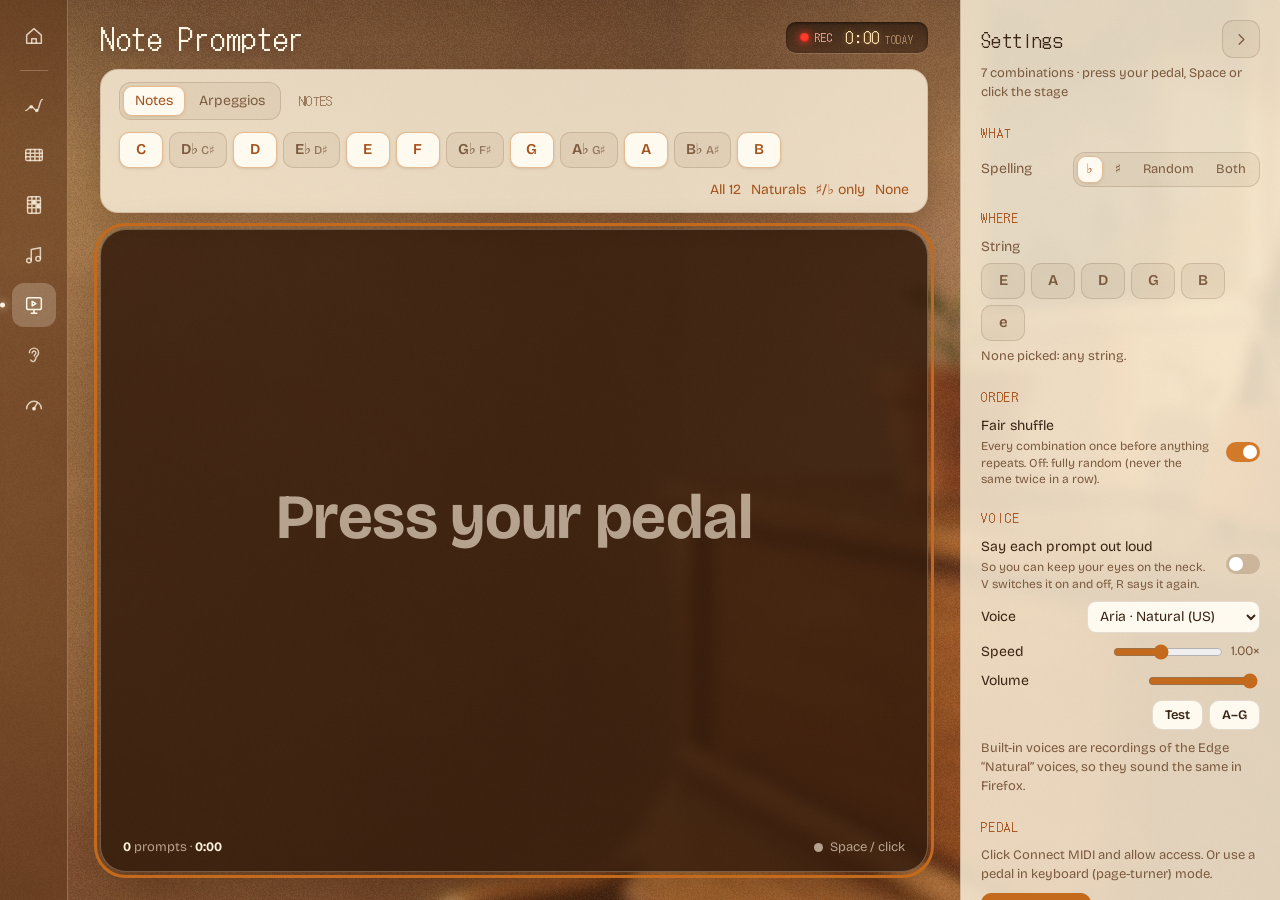
<file: note-prompter.html>
<!doctype html>
<html lang="en">
<head>
<meta charset="utf-8">
<meta name="viewport" content="width=device-width, initial-scale=1, viewport-fit=cover">
<title>Note Prompter</title>
<link rel="icon" type="image/svg+xml" href="shared/favicon.svg">
<!-- NOTE PROMPTER (Practice Room)
     Eén grote, willekeurige opdracht: een noot of een arpeggio, eventueel op een snaar. Pedaal (MIDI of toetsenbord) = volgende.
     Schil (icoonbalk, achtergrond, kolom rechts): shared/room.css + shared/rail.js; toets S = geheim menu (shared/look.js).
     In beeld: het podium (de opdracht) en de notenkeuze (Notes/Arpeggios + de 12 noten). In de kolom rechts (#setup):
     spelling, akkoordsoorten, snaar, volgorde, stem, pedaal, volledig scherm, bewaarde sets, back-up.
     Opslag: localStorage 'notePrompter.v1' (instellingen; setup = kolom rechts open, stage = podiumstijl uit menu S)
     en 'notePrompter.log' (oefentijd per dag, voor de kalender op Home). 'theme' blijft bewaard maar wordt genegeerd (daglicht). -->
<link rel="preconnect" href="https://fonts.googleapis.com">
<link rel="preconnect" href="https://fonts.gstatic.com" crossorigin>
<link href="https://fonts.googleapis.com/css2?family=Bricolage+Grotesque:opsz,wght@12..96,400;12..96,600;12..96,800&family=JetBrains+Mono:wght@400;600&family=DotGothic16&family=Pixelify+Sans:wght@400..700&family=VT323&family=Space+Mono:wght@400;700&family=Handjet:wght@300..700&display=swap" rel="stylesheet">
<link rel="stylesheet" href="shared/room.css">
<style>
/* Note Prompter · eigen CSS bovenop shared/room.css. Het podium is donker warm glas (leesbaar van afstand);
   menu S → Stage maakt het perkament. */
:root{--st:rgba(52,27,12,.86);--stx:#fff3df;--smut:rgba(255,240,220,.62);--sq:#ffd38a;--hi:#f0a24a;--sline:rgba(255,240,220,.22)}
body[data-stage="paper"]{--st:var(--panel);--stx:var(--tx);--smut:var(--mut);--sq:var(--onx);--hi:var(--glow);--sline:rgba(90,55,25,.25)}
.note{font-size:13px;color:var(--mut);line-height:1.45}
.note.warn{color:var(--err)}
.lb{font-size:calc(13.5px * var(--dfs));color:var(--mut2);text-transform:uppercase}

/* ── keuzechips ── */
.chip{border:1px solid var(--line);border-radius:10px;min-height:36px;min-width:44px;padding:0 11px;background:var(--fill);font-size:15px;font-weight:600;color:var(--mut)}
.chip small{font-weight:500;opacity:.75;font-size:12px;margin-left:3px}
.chip.wide{min-width:auto;min-height:30px;font-size:13px}

/* midden: titel · notenkeuze · podium (vult de rest) */
.pmain{display:flex;flex-direction:column;gap:16px;height:100%;width:100%;max-width:1500px;margin:0 auto;padding:22px 32px 28px}
.pmain .top{margin:0}
.pick{display:flex;flex-wrap:wrap;align-items:center;gap:12px 18px;padding:12px 18px}
.pick .quick{display:flex;gap:10px;margin-left:auto}

/* ── podium: de opdracht ── */
.stage{position:relative;flex:1;min-height:0;border-radius:26px;background:var(--st);border:1px solid var(--glass-line);color:var(--stx);box-shadow:0 18px 44px rgba(50,25,10,.35);
  display:grid;grid-template-rows:1fr auto;cursor:pointer;user-select:none;-webkit-user-select:none;overflow:hidden}
body[data-stage="paper"] .stage{border-color:var(--line)}
.stage:focus-visible{outline:3px solid var(--glow);outline-offset:3px}
.pr{display:grid;place-items:center;align-content:center;gap:clamp(8px,2vh,22px);padding:32px 24px 8px;text-align:center}
.big{font-size:clamp(110px,26vh,360px);font-weight:800;line-height:.95;letter-spacing:-.03em;white-space:nowrap}
.big .q{font-weight:600;font-size:.56em;letter-spacing:-.02em;margin-left:.06em;color:var(--sq)}
.big .alt{color:var(--smut);font-weight:700}
.big.idle{font-size:clamp(40px,7vh,72px);font-weight:700;color:var(--smut);letter-spacing:-.01em}
.on{font-size:clamp(20px,3.4vh,34px);color:var(--smut);font-weight:500}
.on b{color:var(--stx);font-weight:700}
.pop{animation:pop .22s ease-out}
@keyframes pop{from{opacity:0;transform:translateY(10px) scale(.97)}to{opacity:1;transform:none}}
/* kleine snarenweergave (zoals tab: hoge e boven), de gevraagde snaar licht op */
.strs{display:grid;gap:9px;width:min(420px,70%);margin-top:6px}
.strs i{display:block;height:2px;border-radius:2px;background:var(--sline);position:relative}
.strs i.hit{height:5px;background:var(--hi);box-shadow:0 0 14px var(--hi)}
.sfoot{display:flex;justify-content:space-between;align-items:center;gap:12px;padding:14px 22px;font-size:13px;color:var(--smut);flex-wrap:wrap}
.sfoot b{color:var(--stx);font-variant-numeric:tabular-nums}
.sfoot .pd{display:inline-flex;align-items:center;gap:7px}
.dot{width:9px;height:9px;border-radius:50%;background:var(--smut);display:inline-block}
.dot.ok{background:#9bd77e;box-shadow:0 0 8px rgba(155,215,126,.6)}
.dot.flash{background:var(--hi);box-shadow:0 0 10px var(--hi)}
/* volledig scherm: alleen het podium */
body.fs .rail,body.fs .col,body.fs .top,body.fs #pick{display:none}
body.fs .pmain{padding:0;max-width:none}
body.fs .stage{border-radius:0;border:0}
body.fs .big{font-size:clamp(140px,34vh,460px)}

/* ── kolom rechts ── */
.col .colf{display:grid;gap:6px;margin:9px 0;color:var(--mut);font-size:14px}
.col .lrow{display:flex;justify-content:space-between;align-items:center;gap:12px;margin:9px 0;font-size:14px;color:var(--tx)}
.col .lrow>span:first-child{min-width:0}
.col .lrow small{display:block;color:var(--mut);font-size:12px;margin-top:2px;line-height:1.35}
.col .lrow select{max-width:62%}
.col .lrow input[type=range]{width:110px}
#typesBox .row{justify-content:flex-start}
.grp{display:grid;grid-template-columns:58px 1fr;gap:8px;align-items:start;margin:6px 0}
.grp>span{font-size:12px;color:var(--mut);padding-top:6px}
.sets{display:flex;flex-wrap:wrap;gap:6px;margin-bottom:8px}
.set{display:inline-flex;align-items:center;border-radius:9px;border:1px solid var(--line);background:var(--fill);overflow:hidden}
.set button{border:0;background:none;min-height:30px;padding:0 10px;font-size:13.5px}
.set button.x{padding:0 9px;color:var(--mut);border-left:1px solid var(--line)}
.set button:hover{background:var(--fill)}
.save{display:flex;gap:8px}
.save input{flex:1;min-width:0;min-height:32px;border-radius:9px;border:1px solid var(--line);background:var(--field);padding:0 10px;font-size:14px}
.learn{min-width:76px;justify-content:center}
.learn[aria-pressed="true"]{background:var(--glow);border-color:var(--glow);color:#fff6e6}
.mon summary{cursor:pointer;color:var(--onx);font-size:13px}
#midiMon{display:grid;gap:3px;margin-top:8px;font-size:12.5px;font-variant-numeric:tabular-nums;max-height:190px;overflow:auto}
#midiMon .res{color:var(--mut)}
@media (prefers-reduced-motion:reduce){.pop{animation:none}}
</style>
</head>
<body>
<div class="bgfx photo"></div><div class="bgfx tex"></div><div class="bgfx grain"></div>
<div class="shell">
  <!-- icoonbalk: alleen apps (shared/rail.js tekent hem) -->
  <nav class="rail" id="side" data-app="note-prompter"></nav>

  <main class="main">
    <div class="pmain">
      <header class="top"><h1 class="px">Note Prompter</h1><div class="grow"></div></header>

      <!-- wat je oefent: noten of arpeggio's, en welke noten -->
      <section class="paper pick" id="pick" aria-label="What to practise">
        <span class="seg" id="segMode" role="group" aria-label="Practise"></span>
        <span class="lb px" id="lbNotes"></span>
        <div class="chips" id="notes" role="group" aria-label="Notes"></div>
        <div class="quick" id="noteQuick"></div>
        <span class="cap" id="srcInfo" hidden></span>
      </section>

      <!-- het podium: klik, spatie of pedaal = volgende -->
      <section class="stage" id="stage" tabindex="0" aria-label="Prompt. Press your pedal, Space or click for the next one.">
        <div class="pr" aria-live="polite">
          <div class="big idle" id="big"></div>
          <div class="on" id="on"></div>
          <div class="strs" id="strs" aria-hidden="true"></div>
        </div>
        <div class="sfoot">
          <span><b id="cnt">0</b> prompts · <b id="tm">0:00</b></span>
          <span class="pd"><i class="dot" id="pdot"></i><span id="pstat"></span></span>
        </div>
      </section>
    </div>
  </main>

  <!-- kolom rechts: instellen, niet spelen -->
  <aside class="col" id="col" aria-label="Settings">
    <button type="button" class="ib reopen" data-col="open" title="Show settings" aria-label="Show settings"><svg viewBox="0 0 24 24"><path d="M15 6l-6 6 6 6"/></svg></button>
    <div class="colhd">
      <h2 class="px">Settings</h2>
      <button type="button" class="ib" data-col="shut" title="Hide settings" aria-label="Hide settings"><svg viewBox="0 0 24 24"><path d="M9 6l6 6-6 6"/></svg></button>
    </div>
    <div id="setup">
      <p class="note" id="sub"></p>

      <h3>What</h3>
      <div id="srcBox" hidden>
        <div class="row"><span>Source</span><span class="seg" id="segSrc" role="group" aria-label="Arpeggios from"></span></div>
        <div class="lrow" id="progRow" hidden><span>Progression<small>Each press gives the next chord of the tune, and starts over at the end. Read from the Scale Trainer.</small></span><select id="progSel" aria-label="Progression"></select></div>
        <p class="note" id="progNote"></p>
      </div>
      <div class="row" id="spellRow"><span>Spelling</span><span class="seg" id="segSpell" role="group" aria-label="Spelling"></span></div>
      <div id="typesBox"></div>

      <h3>Where</h3>
      <div class="colf"><span>String</span><div class="chips" id="strings" role="group" aria-label="String"></div><p class="note" id="strNote"></p></div>

      <h3>Order</h3>
      <div class="lrow"><span>Fair shuffle<small>Every combination once before anything repeats. Off: fully random (never the same twice in a row).</small></span>
        <label class="tg"><input type="checkbox" role="switch" id="fair" aria-label="Fair shuffle"><i></i></label></div>

      <h3>Voice</h3>
      <div class="lrow"><span>Say each prompt out loud<small>So you can keep your eyes on the neck. V switches it on and off, R says it again.</small></span>
        <label class="tg"><input type="checkbox" role="switch" id="vOn" aria-label="Say each prompt out loud"><i></i></label></div>
      <div class="lrow"><span>Voice</span><select id="vName" aria-label="Voice"></select></div>
      <div class="lrow"><span>Speed</span><span class="krow"><input type="range" id="vRate" min="0.7" max="1.4" step="0.05" aria-label="Speed"><output class="cap" id="vRateV"></output></span></div>
      <div class="lrow"><span>Volume</span><input type="range" id="vVol" min="0.2" max="1" step="0.05" aria-label="Volume"></div>
      <div class="lrow"><span></span><span class="krow"><button class="act sm" type="button" id="vTest">Test</button><button class="act sm" type="button" id="vAbc" title="Say all note names">A–G</button></span></div>
      <p class="note" id="vNote"></p>

      <h3>Pedal</h3>
      <p class="note" id="midiNote"></p>
      <div class="lrow"><button class="act sm pri" type="button" id="btnMidi">Connect MIDI</button><span class="cap" id="midiDev"></span></div>
      <div class="lrow" id="inRow" hidden><span>MIDI input<small>Only this device controls the prompter.</small></span><select id="midiIn" aria-label="MIDI input"></select></div>
      <div class="lrow"><span>Next<small id="lNext"></small></span><button class="act sm learn" type="button" data-learn="next" aria-pressed="false">Learn</button></div>
      <div class="lrow"><span>Back<small id="lBack"></small></span><button class="act sm learn" type="button" data-learn="back" aria-pressed="false">Learn</button></div>
      <div class="lrow"><span>Say again<small id="lRep"></small></span><button class="act sm learn" type="button" data-learn="repeat" aria-pressed="false">Learn</button></div>
      <div class="lrow"><button class="lnk" type="button" id="btnForget">Forget learned pedal</button>
        <span class="help l" tabindex="0" aria-label="Keys">?<i>Keyboard: Space, Enter, → or Page Down = next · ← or Page Up = back · R = say again · V = voice on/off · F = full screen. Clicking the stage also works.</i></span></div>
      <details class="mon" id="monBox"><summary>MIDI monitor</summary><div id="midiMon"><span class="cap">Press a pedal button: every message your pedal sends shows up here.</span></div></details>

      <h3>Screen</h3>
      <div class="lrow"><span>Only the stage<small>Esc leaves full screen.</small></span><button class="act sm" type="button" id="btnFs" title="Full screen (F)">Full screen</button></div>

      <h3>Saved sets</h3>
      <div class="sets" id="sets"></div>
      <div class="save"><input id="setName" type="text" maxlength="40" placeholder="Name, e.g. G string naturals" aria-label="Name for this set"><button class="act sm" type="button" id="btnSave">Save set</button></div>

      <h3>Backup</h3>
      <p class="note" style="margin-bottom:10px">All Practice Room apps.</p>
      <div id="prBackup" data-app="Note Prompter" data-btn="act sm"></div>
    </div>
  </aside>
</div>

<script src="shared/look.js"></script>           <!-- geheim menu S (Look), vóór rail.js -->
<script src="shared/rail.js"></script>           <!-- icoonbalk, achtergrond, korrel -->
<script src="shared/backup.js"></script>         <!-- back-up (PRB): vóór de app, zie daar -->
<script>

/* ════════════════════════════════════════════════════════════════════════════
   JOUW INSTELLINGEN — teksten en lijsten die je zelf kunt aanpassen
   ════════════════════════════════════════════════════════════════════════════ */
/* Akkoordsoorten voor arpeggio's: [id, symbool achter de grondtoon, naam]. Een soort toevoegen = één regel. */
const TYPE_GROUPS=[
  ['Triads',[['maj','','major'],['min','m','minor'],['dim','dim','diminished'],['aug','aug','augmented'],['sus2','sus2','sus2'],['sus4','sus4','sus4']]],
  ['6',[['6','6','6'],['m6','m6','m6']]],
  ['7th',[['maj7','maj7','maj7'],['m7','m7','m7'],['7','7','dominant 7'],['m7b5','m7♭5','half-diminished'],['dim7','dim7','dim7'],['mMaj7','m(maj7)','minor-major 7'],['7sus4','7sus4','7sus4']]],
  ['9th',[['maj9','maj9','maj9'],['m9','m9','m9'],['9','9','dominant 9']]],
  ['Altered',[['7b9','7♭9','7♭9'],['7s9','7♯9','7♯9'],['7alt','7alt','altered']]]];
/* Snaren van laag naar hoog, met de naam zoals die onder de opdracht staat */
const STRINGS=[['E','low E'],['A','A'],['D','D'],['G','G'],['B','B'],['e','high e']];
const DEFAULTS={mode:'notes',pcs:[0,2,4,5,7,9,11],spell:'flat',types:['maj7','m7','7','m7b5'],strings:[],fair:true,
  setup:true,theme:'auto',sets:[],midiOn:false,midiIn:null,pedal:{next:null,back:null,repeat:null},
  voice:{on:false,name:'',rate:1,vol:1},stage:'glass',arpSrc:'random',progId:''};   /* arpSrc: arpeggio's willekeurig of in de volgorde van een progressie uit de Scale Trainer (progId = zijn id) */   /* stage: podium donker glas of perkament (menu S) */   /* voice: uitspreken aan/uit, stem (naam; leeg = de beste die er is), tempo, volume */   /* midiIn = gekozen MIDI-ingang {id,name}; null = alle */
const IDLE_SECS=60;            /* langer dan dit niets gedrukt: die tijd telt niet als oefentijd */

/* ════════════════════════════════════════════════════════════════════════════
   Vanaf hier: de werking.
   ════════════════════════════════════════════════════════════════════════════ */
(function(){
'use strict';
const $=s=>document.querySelector(s);
const esc=s=>String(s).replace(/[&<>"]/g,c=>({'&':'&amp;','<':'&lt;','>':'&gt;','"':'&quot;'}[c]));
const SH=['C','C♯','D','D♯','E','F','F♯','G','G♯','A','A♯','B'],FL=['C','D♭','D','E♭','E','F','G♭','G','A♭','A','B♭','B'];
const BLACK=[1,3,6,8,10];
const TYPES=TYPE_GROUPS.flatMap(g=>g[1]);
const typeOf=id=>TYPES.find(t=>t[0]===id);
const KEY='notePrompter.v1',LOGKEY='notePrompter.log';

/* ── opslag ── */
const read=k=>{try{return JSON.parse(localStorage.getItem(k)||'null');}catch(e){return null;}};
function load(){const s=Object.assign(JSON.parse(JSON.stringify(DEFAULTS)),read(KEY)||{});
  s.mode=s.mode==='arps'?'arps':'notes';
  s.pcs=Array.isArray(s.pcs)?[...new Set(s.pcs.filter(x=>Number.isInteger(x)&&x>=0&&x<12))]:DEFAULTS.pcs.slice();
  s.spell=['sharp','flat','mix','both'].includes(s.spell)?s.spell:'flat';
  s.types=Array.isArray(s.types)?s.types.filter(typeOf):DEFAULTS.types.slice();
  s.strings=Array.isArray(s.strings)?[...new Set(s.strings.filter(x=>Number.isInteger(x)&&x>=0&&x<6))]:[];
  s.fair=s.fair!==false;s.setup=s.setup!==false;s.theme=['auto','light','dark'].includes(s.theme)?s.theme:'auto';   /* setup = kolom rechts open; theme wordt niet meer gebruikt */
  s.stage=s.stage==='paper'?'paper':'glass';
  s.arpSrc=s.arpSrc==='prog'?'prog':'random';s.progId=typeof s.progId==='string'?s.progId.slice(0,80):'';
  s.sets=Array.isArray(s.sets)?s.sets.filter(x=>x&&typeof x.name==='string'&&x.cfg):[];
  s.midiIn=s.midiIn&&typeof s.midiIn.name==='string'?{id:String(s.midiIn.id||''),name:s.midiIn.name}:null;
  s.pedal=s.pedal&&typeof s.pedal==='object'?{next:s.pedal.next||null,back:s.pedal.back||null,repeat:s.pedal.repeat||null}:{next:null,back:null,repeat:null};
  const v=s.voice&&typeof s.voice==='object'?s.voice:{};s.voice={on:v.on===true,name:typeof v.name==='string'?v.name:'',rate:Math.min(1.4,Math.max(.7,+v.rate||1)),vol:Math.min(1,Math.max(.2,+v.vol||1))};
  return s;}
let S=load();
function save(){try{localStorage.setItem(KEY,JSON.stringify(S));}catch(e){}}

/* ── oefenlogboek (voor de kalender op Home): {"2026-10-08":{s:seconden,n:opdrachten}} ── */
/* logboek veilig lezen: onleesbaar → kopie naar '.bad' (als die er nog niet is), dan leeg verder */
function logRead(k){let raw=null;try{raw=localStorage.getItem(k);}catch(e){return{};}if(raw==null)return{};
  try{const o=JSON.parse(raw);if(o&&typeof o==='object'&&!Array.isArray(o))return o;}catch(e){}
  try{if(localStorage.getItem(k+'.bad')==null)localStorage.setItem(k+'.bad',raw);}catch(e){}return{};}
/* vóór het wegschrijven de opgeslagen versie erbij (ander tabblad): per dag blijft de grootste tijd */
function logMerge(k,L){const o=logRead(k),sz=v=>v&&typeof v==='object'?+v.s||0:0;
  Object.keys(o).forEach(d=>{if(!(d in L)||sz(o[d])>sz(L[d]))L[d]=o[d];});return L;}
let LOG=logRead(LOGKEY),lastPress=0,logDirty=false;
const dayKey=(d=new Date())=>d.getFullYear()+'-'+String(d.getMonth()+1).padStart(2,'0')+'-'+String(d.getDate()).padStart(2,'0');
function logPress(){const now=Date.now(),e=LOG[dayKey()]||(LOG[dayKey()]={s:0,n:0});
  if(lastPress&&now-lastPress<=IDLE_SECS*1000)e.s=Math.round((e.s+(now-lastPress)/1000)*10)/10;   /* tijd tussen twee drukken telt mee */
  e.n++;lastPress=now;logDirty=true;}
function logSave(){if(!logDirty)return;logDirty=false;logMerge(LOGKEY,LOG);
  const ks=Object.keys(LOG).sort();ks.slice(0,Math.max(0,ks.length-400)).forEach(k=>delete LOG[k]);
  try{localStorage.setItem(LOGKEY,JSON.stringify(LOG));}catch(e){}homeLink();}
/* link naar Home met het logboek erin (voor browsers die de opslag per bestand scheiden) */
function homeLink(){try{const log=Object.fromEntries(Object.entries(LOG).sort().slice(-200).map(([k,v])=>[k,{s:Math.round(v.s),n:v.n}]));
  $('#lnkHome').href='index.html#pr='+encodeURIComponent(JSON.stringify({prompt:{log}}));}catch(e){}}
setInterval(logSave,10000);addEventListener('pagehide',logSave);

/* ── progressie uit de Scale Trainer (toonladderTrainer:v1, alleen lezen, nooit schrijven) ──
   Elk akkoordsymbool wordt {pc, t (soort uit TYPE_GROUPS), root (grondtoon zoals de tune hem schrijft)}. De bas na de schuine streep valt weg;
   een soort die hier niet in de lijst staat wordt de dichtstbijzijnde (near). Bestaat de opslag niet of is hij onleesbaar, dan is de lijst leeg. */
const Q_OF={'':'maj',maj:'maj',m:'min',min:'min','-':'min',dim:'dim',aug:'aug','+':'aug',sus2:'sus2',sus4:'sus4',sus:'sus4',add9:'maj',
  '6':'6','6/9':'6',m6:'m6','m6/9':'m6',maj7:'maj7','maj7#11':'maj7','maj7#5':'maj7',maj9:'maj9',maj13:'maj9','maj9#5':'maj9',
  m7:'m7',m11:'m7',m7b9:'m7',madd9:'min',m9:'m9','7':'7','13':'7','7#11':'7','7b5':'7','7#5':'7','7b13':'7','9':'9',
  '7b9':'7b9','7b9b13':'7b9','7#9':'7s9','7alt':'7alt','7sus4':'7sus4','9sus4':'7sus4',m7b5:'m7b5',m9b5:'m7b5',dim7:'dim7',mmaj7:'mMaj7',mmaj9:'mMaj7'};
const ROOT_PC={C:0,D:2,E:4,F:5,G:7,A:9,B:11};
function stParse(sym){const t=String(sym).replace(/\s+/g,'').replace(/\/[A-Ga-g][#b♯♭]?$/,''),m=/^([A-G])([#b♯♭]?)(.*)$/.exec(t);if(!m)return null;
  const q=m[3].replace(/♭/g,'b').replace(/♯/g,'#').replace(/[()]/g,''),id=Q_OF[q];if(!id)return null;
  const acc=m[2]==='#'||m[2]==='♯'?1:m[2]?-1:0,ty=typeOf(id);if(!ty)return null;
  return{pc:(ROOT_PC[m[1]]+acc+12)%12,t:id,root:m[1]+(acc>0?'♯':acc<0?'♭':''),near:ty[1].replace(/♭/g,'b').replace(/[()]/g,'')!==q};}
function stChords(){const s=read('toonladderTrainer:v1'),ps=s&&Array.isArray(s.progs)?s.progs:[];
  return ps.filter(p=>p&&typeof p==='object'&&Array.isArray(p.sections)).map((p,i)=>{let skip=0,near=0;
    const list=p.sections.flatMap(sec=>sec&&Array.isArray(sec.chords)?sec.chords:[]).filter(c=>c&&typeof c.sym==='string'&&c.sym)
      .map(c=>{const x=stParse(c.sym);if(!x){skip++;return null;}if(x.near)near++;return Object.assign(x,{sym:c.sym});}).filter(Boolean);
    return{id:typeof p.id==='string'&&p.id?p.id:'#'+i,name:typeof p.name==='string'&&p.name.trim()?p.name.slice(0,60):'Untitled',list,skip,near};}).filter(p=>p.list.length);}
let STC=null,pi=0;                                       /* STC = gelezen progressies (opnieuw lezen bij focus/opslag), pi = plek in de tune */
const stAll=()=>STC||(STC=stChords());
const progMode=()=>S.mode==='arps'&&S.arpSrc==='prog';
const curProg=()=>stAll().find(p=>p.id===S.progId)||null;
addEventListener('storage',e=>{if(e.key==='toonladderTrainer:v1'){STC=null;if(progMode()){renderSetup();}}});
addEventListener('focus',()=>{STC=null;if(progMode())renderSetup();});
/* volgend akkoord van de tune, aan het eind weer van voren af */
function progItem(pr){const n=pr.list.length,i=pi%n,x=pr.list[i];pi=i+1;
  return{pc:x.pc,t:x.t,s:S.strings.length?S.strings[Math.floor(Math.random()*S.strings.length)]:null,name:{main:x.root},pos:pr.name+' · '+(i+1)+' / '+n};}

/* ── de opdrachten ── */
/* alle combinaties (grondtoon × akkoordsoort × snaar) volgens de instellingen */
function pool(){const types=S.mode==='arps'?(S.types.length?S.types:[null]):[null],strs=S.strings.length?S.strings:[null],out=[];
  S.pcs.forEach(pc=>types.forEach(t=>strs.forEach(s=>out.push({pc,t,s}))));return out;}
const same=(a,b)=>a&&b&&a.pc===b.pc&&a.t===b.t&&a.s===b.s;
let bag=[],hist=[],hi=-1,count=0,t0=0;
function shuffle(a){for(let i=a.length-1;i>0;i--){const j=Math.floor(Math.random()*(i+1));[a[i],a[j]]=[a[j],a[i]];}return a;}
function draw(){const P=pool();if(!P.length)return null;const last=hist[hist.length-1];
  if(!S.fair){const c=P.filter(x=>!same(x,last));return c.length?c[Math.floor(Math.random()*c.length)]:P[0];}
  if(!bag.length){bag=shuffle(P.slice());if(bag.length>1&&same(bag[bag.length-1],last))[bag[0],bag[bag.length-1]]=[bag[bag.length-1],bag[0]];}   /* nieuwe ronde begint niet met de vorige */
  return bag.pop();}
/* naam van de grondtoon volgens de spelling; 'both' alleen bij losse noten */
function spellOf(pc){if(!BLACK.includes(pc))return{main:SH[pc]};
  const sp=S.spell==='mix'||(S.spell==='both'&&S.mode==='arps')?(Math.random()<.5?'sharp':'flat'):S.spell;
  return sp==='both'?{main:SH[pc],alt:FL[pc]}:{main:sp==='sharp'?SH[pc]:FL[pc]};}
function next(){const pg=progMode(),pr=pg?curProg():null;
  if(pg&&!pr){show(null);return;}
  if(pr&&hi<hist.length-1){hi++;show(hist[hi]);return;}               /* de tune loopt niet door zolang je door de geschiedenis loopt */
  const it=pr?progItem(pr):draw();if(!it){show(null);return;}
  if(hi<hist.length-1){hi++;show(hist[hi]);return;}                   /* na "terug": eerst weer vooruit door wat je al zag */
  if(!it.name)it.name=spellOf(it.pc);hist.push(it);if(hist.length>200)hist.shift();hi=hist.length-1;
  count++;if(!t0)t0=Date.now();logPress();show(it);}
function back(){if(hi>0){hi--;show(hist[hi]);}}
function act(a){if(a==='back')back();else if(a==='repeat')say(hist[hi]);else next();flashDot();}

/* ── weergave ── */
function show(it){const big=$('#big'),on=$('#on');
  if(!it){const tap=S.voice.on&&navigator.userActivation&&!navigator.userActivation.hasBeenActive;   /* Edge/Chrome laten pas praten na één klik of toets op de pagina */
    big.className='big idle';big.textContent=progMode()?'Pick a progression':!pool().length?'Pick at least one note':tap?'Click once to start':'Press your pedal';on.textContent='';$('#strs').innerHTML='';return;}
  const t=it.t?typeOf(it.t):null,q=t?(t[1]||'major'):'';
  big.className='big';big.innerHTML=esc(it.name.main)+(it.name.alt?'<span class="alt"> / '+esc(it.name.alt)+'</span>':'')+(t?'<span class="q">'+esc(q)+'</span>':'');
  big.setAttribute('aria-label',it.name.main+(it.name.alt?' or '+it.name.alt:'')+(t?' '+t[2]:''));
  const pos=it.pos?esc(it.pos)+' · ':'';                                /* in een progressie: naam en plek in de tune */
  if(it.s!=null){on.innerHTML=pos+esc(it.t?'root on the ':'on the ')+'<b>'+esc(STRINGS[it.s][1])+'</b> string';
    $('#strs').innerHTML=[5,4,3,2,1,0].map(i=>'<i class="'+(i===it.s?'hit':'')+'"></i>').join('');}
  else{on.textContent=it.pos||'';$('#strs').innerHTML='';}
  [big,on].forEach(e=>{e.classList.remove('pop');void e.offsetWidth;e.classList.add('pop');});
  $('#cnt').textContent=count;say(it);}

/* ── stem: de opdracht hardop (Web Speech, de stemmen van je computer/browser) ──
   Gewone letters, met de schrijfwijze die stemmen het best uitspreken: "E-flat", "F-sharp", "A-string".
   Een losse A gevolgd door een woord krijgt een komma ("A, minor"), anders leest de stem het als lidwoord ("a minor"). */
const SAY_Q={'':'major',m:'minor',dim:'diminished',aug:'augmented',sus2:'sus two',sus4:'sus four','6':'six',m6:'minor six',
  maj7:'major seven',m7:'minor seven','7':'seven','m7♭5':'minor seven flat five',dim7:'diminished seven','m(maj7)':'minor major seven','7sus4':'seven sus four',
  maj9:'major nine',m9:'minor nine','9':'nine','7♭9':'seven flat nine','7♯9':'seven sharp nine','7alt':'seven altered'};
const SAY_S=['low E-string','A-string','D-string','G-string','B-string','high E-string'];
const sayNote=n=>n[0]+(n[1]==='♭'?'-flat':n[1]==='♯'?'-sharp':'');
function spoken(it){const t=it.t?typeOf(it.t):null;
  let x=sayNote(it.name.main)+(it.name.alt?', or '+sayNote(it.name.alt):'');
  if(t){const q=SAY_Q[t[1]]!=null?SAY_Q[t[1]]:t[2];x+=(/[♭♯]/.test(it.name.main)&&/^(six|seven|nine)/.test(q)||it.name.main==='A'?', ':' ')+q;}   /* "Dee flat, nine": korte pauze, anders klinkt het als één woord */
  if(it.s!=null)x+=(t?'. Root on the ':'. On the ')+SAY_S[it.s];
  return x+'.';}
const TTS=window.speechSynthesis||null;
/* stemmen: Engels; voorkeur voor de heldere "Natural"/online stemmen van Edge, dan Google, dan de rest */
function voices(){if(!TTS)return[];return TTS.getVoices().filter(v=>/^en/i.test(v.lang))
  .map(v=>({v,sc:(/natural/i.test(v.name)?4:0)+(/online/i.test(v.name)?2:0)+(/google/i.test(v.name)?1.5:0)+(/en[-_](us|gb)/i.test(v.lang)?1:0)+(v.localService?0:.5)}))
  .sort((a,b)=>b.sc-a.sc||a.v.name.localeCompare(b.v.name)).map(x=>x.v);}
function curVoice(){const L=voices();return L.find(v=>v.name===S.voice.name)||L[0]||null;}
/* Meegeleverde stemmen (voice/<naam>/*.mp3, opgenomen met de Edge "Natural"-stemmen): werken ook in Firefox, zonder systeemstem.
   Zinnen worden uit korte klanken gebouwd: noot [or noot] akkoord, daarna "root on the"/"on the" + snaar. */
const CLIP_VOICES=[['Aria','Aria · Natural (US)'],['Jenny','Jenny · Natural (US)'],['Guy','Guy · Natural (US)'],['Ryan','Ryan · Natural (UK)']];
const CLIP_Q={'':'maj',m:'m',dim:'dim',aug:'aug',sus2:'sus2',sus4:'sus4','6':'6',m6:'m6',maj7:'maj7',m7:'m7','7':'7','m7♭5':'m7b5',dim7:'dim7','m(maj7)':'mmaj7','7sus4':'7sus4',maj9:'maj9',m9:'m9','9':'9','7♭9':'7b9','7♯9':'7s9','7alt':'7alt'};
const SAMPLE={name:{main:'A♭'},t:'maj7',s:1};   /* voorbeeldzin voor de teststem */
const clipBuf={};let actx=null,clipSrc=[],clipGen=0,clipOK=true;
const clipName=()=>{const n=S.voice.name;if(/^clip:/.test(n))return n.slice(5);
  if(n===''&&clipOK&&!voices().some(v=>/natural/i.test(v.name)))return CLIP_VOICES[0][0];return null;};   /* geen eigen keuze en geen Edge-stem: gebruik de meegeleverde */
function clipLoad(vn,k){const id=vn+'/'+k;
  return clipBuf[id]||(clipBuf[id]=fetch('voice/'+vn+'/'+k+'.mp3').then(r=>{if(!r.ok)throw 0;return r.arrayBuffer();})
    .then(b=>new Promise((ok,no)=>actx.decodeAudioData(b,ok,no))).then(buf=>{      /* stilte vooraan/achteraan weghalen */
      const d=buf.getChannelData(0),th=.012,pad=Math.round(buf.sampleRate*.015);let a=0,z=d.length-1;
      while(a<z&&Math.abs(d[a])<th)a++;while(z>a&&Math.abs(d[z])<th)z--;
      return{buf,from:Math.max(0,a-pad)/buf.sampleRate,to:Math.min(d.length,z+pad)/buf.sampleRate};}));}
function clipKeys(it){const t=it.t?typeOf(it.t):null,nk=n=>'n_'+n[0]+(n[1]==='♭'?'f':n[1]==='♯'?'s':'');
  const L=[[nk(it.name.main),.05]];
  if(it.name.alt)L.push(['w_or',.05],[nk(it.name.alt),.05]);
  if(t){const q=CLIP_Q[t[1]];if(!q)return null;L.push(['q_'+q,.3]);}
  if(it.s!=null)L.push([t?'w_root':'w_on',.03],['s'+it.s,.1]);
  return L;}
function sayClips(it,vn){const L=clipKeys(it);if(!L)return false;
  try{actx=actx||new(window.AudioContext||window.webkitAudioContext)();actx.resume();}catch(e){return false;}
  const gen=++clipGen;clipStop();
  Promise.all(L.map(([k])=>clipLoad(vn,k))).then(cl=>{if(gen!==clipGen)return;
    const r=S.voice.rate,g=actx.createGain();g.gain.value=S.voice.vol;g.connect(actx.destination);let t=actx.currentTime+.04;
    cl.forEach((c,i)=>{const s=actx.createBufferSource();s.buffer=c.buf;s.playbackRate.value=r;s.connect(g);
      s.start(t,c.from,c.to-c.from);clipSrc.push(s);t+=(c.to-c.from)/r+L[i][1]/r;});
  }).catch(()=>{if(gen!==clipGen)return;clipOK=false;S.voice.name===('clip:'+vn)&&(S.voice.name='');renderVoice();say(it,true);});   /* niet gelukt (bv. offline): systeemstem */
  return true;}
function clipStop(){clipSrc.forEach(s=>{try{s.stop();}catch(e){}});clipSrc=[];}
function say(it,force){if(!it||!(S.voice.on||force))return;
  if(typeof it!=='string'){const vn=clipName();if(vn&&sayClips(it,vn)){if(TTS)TTS.cancel();return;}}
  clipGen++;clipStop();
  if(!TTS)return;
  try{TTS.cancel();const u=new SpeechSynthesisUtterance(typeof it==='string'?it:spoken(it)),v=curVoice();
    if(v){u.voice=v;u.lang=v.lang;}else u.lang='en-US';u.rate=S.voice.rate;u.volume=S.voice.vol;u.pitch=1;TTS.speak(u);}catch(e){}}
setInterval(()=>{if(!t0)return;const s=Math.floor((Date.now()-t0)/1000);$('#tm').textContent=Math.floor(s/60)+':'+String(s%60).padStart(2,'0');},1000);
function flashDot(){const d=$('#pdot');d.classList.add('flash');setTimeout(()=>d.classList.remove('flash'),180);}

/* ── setup ── */
const seg=(el,list,cur,attr)=>{el.innerHTML=list.map(([v,l])=>'<button type="button" data-'+attr+'="'+v+'" aria-pressed="'+(String(cur)===String(v))+'">'+esc(l)+'</button>').join('');};
function renderSetup(){
  seg($('#segMode'),[['notes','Notes'],['arps','Arpeggios']],S.mode,'mode');
  seg($('#segSpell'),[['flat','♭'],['sharp','♯'],['mix','Random']].concat(S.mode==='notes'?[['both','Both']]:[]),S.spell==='both'&&S.mode==='arps'?'mix':S.spell,'spell');
  $('#lbNotes').textContent=S.mode==='arps'?'Roots':'Notes';
  renderSrc();
  $('#notes').innerHTML=SH.map((n,pc)=>'<button type="button" class="chip" data-pc="'+pc+'" aria-pressed="'+S.pcs.includes(pc)+'">'+(BLACK.includes(pc)?esc(FL[pc])+'<small>'+esc(SH[pc])+'</small>':esc(n))+'</button>').join('');
  $('#noteQuick').innerHTML=[['all','All 12'],['nat','Naturals'],['acc','♯/♭ only'],['none','None']].map(([v,l])=>'<button type="button" class="lnk" data-q="'+v+'">'+esc(l)+'</button>').join('');
  $('#typesBox').hidden=S.mode!=='arps'||progMode();
  $('#typesBox').innerHTML='<div class="row"><span class="lb">Chords</span><span class="cap">'+(S.types.length?S.types.length+' selected':'pick at least one')+'</span>'
    +'<button type="button" class="lnk" data-tq="all">All</button><button type="button" class="lnk" data-tq="none">None</button></div>'
    +TYPE_GROUPS.map(([g,list])=>'<div class="grp"><span>'+esc(g)+'</span><div class="chips">'+list.map(([id,sym,name])=>'<button type="button" class="chip wide" data-type="'+id+'" aria-pressed="'+S.types.includes(id)+'" title="'+esc(name)+'">'+esc(sym||'major')+'</button>').join('')+'</div></div>').join('');
  $('#strings').innerHTML=STRINGS.map(([n,l],i)=>'<button type="button" class="chip" data-str="'+i+'" aria-pressed="'+S.strings.includes(i)+'" title="'+esc(l)+' string">'+esc(n)+'</button>').join('');
  $('#strNote').textContent=!S.strings.length?'None picked: any string.':S.strings.length===1?'Always on the '+STRINGS[S.strings[0]][1]+' string.':'A random string from the ones you picked.';
  $('#fair').checked=S.fair;
  $('#sets').innerHTML=S.sets.length?S.sets.map((x,i)=>'<span class="set"><button type="button" data-load="'+i+'">'+esc(x.name)+'</button><button type="button" class="x" data-del="'+i+'" aria-label="Delete '+esc(x.name)+'">×</button></span>').join(''):'<span class="cap">No saved sets yet.</span>';
  const n=pool().length,pr=progMode()?curProg():null;
  $('#sub').textContent=progMode()?(pr?pr.list.length+' chords · press your pedal, Space or click the stage for the next one':'Pick a progression below'):n?(n+' combination'+(n===1?'':'s')+' · press your pedal, Space or click the stage'):'Pick at least one note'+(S.mode==='arps'?' and one chord':'');
  renderPedal();renderVoice();}
/* bron van de arpeggio's: willekeurig, of de akkoorden van een progressie uit de Scale Trainer in hun volgorde */
function renderSrc(){const pg=progMode(),L=stAll(),pr=pg?curProg():null;
  $('#srcBox').hidden=S.mode!=='arps';$('#spellRow').hidden=pg;
  seg($('#segSrc'),[['random','Random'],['prog','Progression']],S.arpSrc,'src');
  $('#progRow').hidden=!pg;
  $('#progSel').innerHTML=(pr?'':'<option value="">'+(L.length?'Pick one…':'No progressions yet')+'</option>')
    +L.map(p=>'<option value="'+esc(p.id)+'">'+esc(p.name)+' · '+p.list.length+'</option>').join('');
  $('#progSel').value=pr?pr.id:'';$('#progSel').disabled=!L.length;
  $('#progNote').innerHTML=!pg?'':!L.length?'Make a progression in the Scale Trainer first, then pick it here.'
    :pr?'<span class="mus">'+pr.list.map(x=>esc(x.sym)).join(' ')+'</span>'+(pr.skip||pr.near?'<br>'+(pr.near?'Chord types the prompter doesn’t have are read as the nearest one. ':'')+(pr.skip?pr.skip+' chord'+(pr.skip===1?'':'s')+' left out.':''):''):'';
  const pick=pg;['#lbNotes','#notes','#noteQuick'].forEach(s=>{$(s).hidden=pick;});
  $('#srcInfo').hidden=!pg;$('#srcInfo').textContent=pg?(pr?'Chords of '+pr.name:'No progression picked'):'';}
function renderVoice(){const V=S.voice,L=voices(),cur=curVoice();
  $('#vOn').checked=V.on;$('#vRate').value=V.rate;$('#vRateV').textContent=V.rate.toFixed(2)+'×';$('#vVol').value=V.vol;
  const cn=clipName();
  $('#vName').innerHTML=(clipOK?'<optgroup label="Built-in (works in every browser)">'+CLIP_VOICES.map(([id,l])=>'<option value="clip:'+id+'">'+esc(l)+'</option>').join('')+'</optgroup>':'')
    +(L.length?'<optgroup label="This device">'+L.map(v=>'<option value="'+esc(v.name)+'">'+esc(v.name.replace(/^Microsoft /,'').replace(/ - English \((.*)\)$/,' · $1').replace('United States','US').replace('United Kingdom','UK'))+'</option>').join('')+'</optgroup>':'');
  $('#vName').value=cn?'clip:'+cn:cur?cur.name:'';
  $('#vNote').textContent=cn?'Built-in voices are recordings of the Edge “Natural” voices, so they sound the same in Firefox.':!TTS?'This browser can’t speak. Try Edge or Firefox.':!L.length?'No English voices found yet. In Windows, add one under Settings → Time & language → Speech.':
    /natural/i.test(cur?cur.name:'')?'':'Tip: in Edge, the voices called “Natural” sound the clearest.';}
function setVoice(on){S.voice.on=on;save();renderVoice();if(on)say(hist[hi]||'Voice on.',true);else{clipGen++;clipStop();if(TTS)TTS.cancel();}}
function bindVoice(){
  $('#vOn').addEventListener('change',e=>setVoice(e.target.checked));
  $('#vName').addEventListener('change',e=>{S.voice.name=e.target.value;save();say(hist[hi]||SAMPLE,true);});
  $('#vRate').addEventListener('input',e=>{S.voice.rate=+e.target.value;$('#vRateV').textContent=S.voice.rate.toFixed(2)+'×';save();});
  $('#vRate').addEventListener('change',()=>say(hist[hi]||SAMPLE,true));
  $('#vVol').addEventListener('input',e=>{S.voice.vol=+e.target.value;save();});
  $('#vAbc').addEventListener('click',()=>say('A. B. C. D. E. F. G. A-flat. E-flat. F-sharp. A, minor.',true));
  $('#vTest').addEventListener('click',()=>say(hist[hi]||SAMPLE,true));
  if(TTS&&'onvoiceschanged' in TTS)TTS.onvoiceschanged=renderVoice;}   /* stemmen laden soms pas later */
/* instellingen gewijzigd: nieuwe ronde */
function changed(){bag=[];save();renderSetup();if(hi<0)show(null);}
const cfgOf=()=>({mode:S.mode,pcs:S.pcs.slice(),spell:S.spell,types:S.types.slice(),strings:S.strings.slice(),fair:S.fair,arpSrc:S.arpSrc,progId:S.progId});

function bindSetup(){
  /* knoppen in de kolom (#setup) en in de notenkeuze (#pick) */
  const onClick=e=>{const b=e.target.closest('button');if(!b)return;const d=b.dataset;
    if(d.mode){S.mode=d.mode;pi=0;changed();}
    else if(d.src){S.arpSrc=d.src;pi=0;STC=null;changed();}
    else if(d.spell){S.spell=d.spell;changed();}
    else if(d.pc!=null){const pc=+d.pc;S.pcs=S.pcs.includes(pc)?S.pcs.filter(x=>x!==pc):[...S.pcs,pc].sort((a,b)=>a-b);changed();}
    else if(d.q){S.pcs=d.q==='all'?[...Array(12).keys()]:d.q==='nat'?[0,2,4,5,7,9,11]:d.q==='acc'?BLACK.slice():[];changed();}
    else if(d.type){S.types=S.types.includes(d.type)?S.types.filter(x=>x!==d.type):[...S.types,d.type];changed();}
    else if(d.tq){S.types=d.tq==='all'?TYPES.map(t=>t[0]):[];changed();}
    else if(d.str!=null){const i=+d.str;S.strings=S.strings.includes(i)?S.strings.filter(x=>x!==i):[...S.strings,i].sort((a,b)=>a-b);changed();}
    else if(d.load!=null){const x=S.sets[+d.load];if(x){Object.assign(S,JSON.parse(JSON.stringify(x.cfg)));$('#setName').value=x.name;pi=0;changed();}}
    else if(d.del!=null){S.sets.splice(+d.del,1);save();renderSetup();}
    else if(d.learn){learning=learning===d.learn?null:d.learn;renderPedal();return;}
    if(e.detail>0)$('#stage').focus({preventScroll:true});};   /* na een muisklik: focus terug naar het podium, zodat pedaal-toetsen niet op een knop drukken */
  $('#setup').addEventListener('click',onClick);$('#pick').addEventListener('click',onClick);
  $('#fair').addEventListener('change',e=>{S.fair=e.target.checked;changed();});
  const doSave=()=>{const name=$('#setName').value.trim()||('Set '+(S.sets.length+1)),i=S.sets.findIndex(x=>x.name===name);
    const x={name,cfg:cfgOf()};if(i>=0)S.sets[i]=x;else S.sets.push(x);save();renderSetup();};
  $('#btnSave').addEventListener('click',doSave);
  $('#setName').addEventListener('keydown',e=>{if(e.key==='Enter'){e.preventDefault();doSave();}});
  $('#btnMidi').addEventListener('click',()=>midiInit(true));
  $('#midiIn').addEventListener('change',e=>{const v=e.target.value,i=liveInputs().find(x=>x.id===v);
    S.midiIn=v?{id:v,name:i?i.name:(S.midiIn&&S.midiIn.name)||v}:null;save();hookInputs();});
  $('#progSel').addEventListener('change',e=>{S.progId=e.target.value;pi=0;changed();});
  $('#progSel').addEventListener('pointerdown',()=>{STC=null;renderSrc();});   /* opnieuw lezen: misschien is er net een progressie bij */
  $('#btnForget').addEventListener('click',()=>{S.pedal={next:null,back:null,repeat:null};learning=null;save();renderPedal();});}

/* ── pedaal: MIDI (Web MIDI) en toetsenbord, met "Learn" ──
   Elke MIDI-"druk" telt: noot aan, controller omhoog (CC ≥ 64), of program change. Geleerd = alleen dat signaal.
   Een controller die per druk 127 en daarna 0 stuurt telt één keer; een pedaal dat afwisselend 127 en 0 stuurt (toggle) telt elke keer. */
let midi=null,learning=null,midiErr='';
const ccLast={};   /* per controller: laatste waarde en tijd */
function midiInit(ask){
  if(!navigator.requestMIDIAccess){midiErr='nosupport';renderPedal();return;}
  navigator.requestMIDIAccess({sysex:false}).then(acc=>{midi=acc;midiErr='';S.midiOn=true;save();
    hookInputs();midi.onstatechange=hookInputs;},
    ()=>{midiErr='denied';if(ask){S.midiOn=false;save();}renderPedal();});}
/* de gekozen ingang (op id, en anders op naam: id's kunnen per sessie verschillen); niets gekozen of niet gevonden = alle */
const liveInputs=()=>midi?[...midi.inputs.values()].filter(i=>i.state!=='disconnected'):[];
function chosenInput(){const c=S.midiIn;if(!c)return null;const L=liveInputs();return L.find(i=>i.id===c.id)||L.find(i=>i.name===c.name)||null;}
/* alle ingangen luisteren mee (voor de monitor); alleen de gekozen ingang (of alle, als niets gekozen is) bedient de app */
function hookInputs(){if(!midi)return;midi.inputs.forEach(i=>{i.onmidimessage=e=>onMidi(e,i);});renderPedal();}
/* MIDI-monitor: de laatste berichten, zodat je ziet wat je pedaal stuurt en wat de app ermee doet */
const MON=[];
function monitor(src,txt,res){MON.unshift({src,txt,res,t:new Date().toLocaleTimeString('en-GB')});MON.length=Math.min(MON.length,8);
  const el=$('#midiMon');if(el)el.innerHTML=MON.map(m=>'<div><span class="cap">'+esc(m.t)+'</span> <b>'+esc(m.src)+'</b> · '+esc(m.txt)+' <span class="res">→ '+esc(m.res)+'</span></div>').join('');}
function decode(d){const st=d[0],type=st>>4,ch=(st&15)+1,n=d[1],v=d[2];
  return type===9?(v?'note on '+n+' vel '+v:'note off '+n):type===8?'note off '+n:type===11?'CC '+n+' = '+v:type===12?'program change '+(n+1):type===14?'pitch bend':type===13?'aftertouch':st>=0xF0?'system '+st.toString(16):'status '+st.toString(16);}
/* Wat telt als "druk":
   · noot aan (velocity > 0) · program change
   · controller (CC): elk bericht, behalve een "loslaten" (waarde < 64 vlak na een waarde ≥ 64 van dezelfde CC).
     Zo werken pedalen die per druk 127 sturen, die 127+0 sturen (momentary) én die afwisselend 127/0 sturen (toggle).
   · 80 ms na een druk op hetzelfde signaal telt niets (dender). */
const RELEASE_MS=450,DEBOUNCE_MS=80;
function onMidi(e,input){const d=e.data;if(!d||!d.length||d[0]>=0xF0)return;            /* klok, sysex e.d. negeren */
  const type=d[0]>>4,ch=d[0]&15,n=d[1],v=d.length>2?d[2]:0,src=input?input.name:'MIDI',txt=decode(d)+' (ch '+(ch+1)+')';
  const sel=chosenInput();
  if(S.midiIn&&sel&&input&&input.id!==sel.id){monitor(src,txt,'ignored: not the chosen input');return;}
  let id=null,lab='',why='ignored';
  if(type===9&&v>0){id='n'+ch+':'+n;lab='note '+n;}
  else if(type===11){const k='c'+ch+':'+n,prev=ccLast[k]||{v:-1,t:-1e9},now=performance.now();ccLast[k]={v,t:now};
    if(v<64&&prev.v>=64&&now-prev.t<RELEASE_MS)why='ignored: release';else{id=k;lab='CC '+n;}}
  else if(type===12){id='p'+ch+':'+n;lab='program '+(n+1);}
  else if(type===9||type===8)why='ignored: note off';
  if(!id){monitor(src,txt,why);return;}
  const now=performance.now();if(now-(lastHit[id]||-1e9)<DEBOUNCE_MS){monitor(src,txt,'ignored: bounce');return;}lastHit[id]=now;
  if(learning){const w=learning;S.pedal[w]={kind:'midi',id,label:'MIDI '+lab+' (ch '+(ch+1)+')'};learning=null;save();renderPedal();flashDot();monitor(src,txt,'learned as '+w);return;}
  const r=routeName('midi',id);monitor(src,txt,r||'ignored: not a learned button');if(r)act(r);}
const lastHit={};
/* welk signaal doet wat: geleerd "terug" → terug; geleerd "volgende" → alleen dat; niets geleerd → alles is "volgende" */
function routeName(kind,id,fallback){const P=S.pedal,is=x=>x&&x.kind===kind&&x.id===id;
  if(is(P.back))return 'back';
  if(is(P.repeat))return 'repeat';
  if(is(P.next))return 'next';
  if(kind==='midi'&&!(P.next&&P.next.kind==='midi'))return 'next';
  return fallback||null;}
function route(kind,id,fallback){const r=routeName(kind,id,fallback);if(r)act(r);return !!r;}
const typing=t=>t&&(t.tagName==='INPUT'&&t.type==='text'||t.tagName==='TEXTAREA'||t.tagName==='SELECT');
/* leren gaat vóór alles (capture-fase): de toets wordt alleen geleerd, ook S opent dan niet het menu Look */
addEventListener('keydown',e=>{if(!learning)return;e.stopImmediatePropagation();
  if(e.key!=='Escape'){e.preventDefault();S.pedal[learning]={kind:'key',id:e.code||e.key,label:'Key '+(e.key===' '?'Space':e.key)};learning=null;save();renderPedal();flashDot();return;}
  learning=null;renderPedal();},true);
addEventListener('keydown',e=>{
  if(typing(e.target)||e.metaKey||e.ctrlKey||e.altKey)return;
  if(e.target.closest&&e.target.closest('#col,#pick')&&(e.key===' '||e.key==='Enter'))return;   /* knoppen in de kolom en de notenkeuze gewoon laten werken */
  const code=e.code||e.key;
  const fb=[' ','Enter','ArrowRight','ArrowDown','PageDown'].includes(e.key)?'next':['ArrowLeft','ArrowUp','PageUp','Backspace'].includes(e.key)?'back':null;
  if(route('key',code,fb)){e.preventDefault();return;}
  if(e.key==='f'||e.key==='F'){toggleFs();e.preventDefault();}
  else if(e.key==='r'||e.key==='R'){act('repeat');e.preventDefault();}
  else if(e.key==='v'||e.key==='V'){setVoice(!S.voice.on);e.preventDefault();}});
function renderPedal(){
  document.querySelectorAll('[data-learn]').forEach(b=>{const on=learning===b.dataset.learn;b.setAttribute('aria-pressed',on);b.textContent=on?'Press your pedal…':'Learn';});
  const P=S.pedal;$('#lNext').textContent=P.next?P.next.label:'Any MIDI press, Space, Enter, →, Page Down';$('#lBack').textContent=P.back?P.back.label:'←, Page Up';
  $('#lRep').textContent=P.repeat?P.repeat.label:'R (only useful with the voice on)';
  const all=liveInputs(),ch=chosenInput(),ins=S.midiIn&&ch?[ch]:all;
  const sel=$('#midiIn');$('#inRow').hidden=!midi||!all.length&&!S.midiIn;
  if(midi){const opts=[['','All devices']].concat(all.map(i=>[i.id,i.name]));
    if(S.midiIn&&!ch)opts.push([S.midiIn.id,S.midiIn.name+' (not connected)']);
    sel.innerHTML=opts.map(([v,l])=>'<option value="'+esc(v)+'">'+esc(l)+'</option>').join('');sel.value=S.midiIn?(ch?ch.id:S.midiIn.id):'';}
  $('#btnMidi').hidden=!!midi||midiErr==='nosupport';
  $('#midiDev').textContent=midi?(ins.length?'Listening to: '+ins.map(i=>i.name).join(', '):S.midiIn?S.midiIn.name+' is not connected.':'No MIDI device found. Plug in or pair your pedal.'):'';
  const ff=/firefox/i.test(navigator.userAgent),file=location.protocol==='file:';
  const nt=$('#midiNote');nt.className='note'+(midiErr?' warn':'');
  nt.textContent=midiErr==='nosupport'?(ff&&file?'Firefox has no MIDI for pages opened as a file from your computer. Use your pedal in keyboard (page-turner) mode and teach it below, or open this page in Chrome or Edge for MIDI.':'This browser has no MIDI access. Use your pedal in keyboard (page-turner) mode and teach it below.')
    :midiErr==='denied'?'MIDI access was not allowed. Allow it in the browser (site permissions) and click Connect MIDI again.'
    :midi?'Press a pedal button: the dot on the stage lights up. Use Learn to give one button “next” and another “back”.':'Click Connect MIDI and allow access. Or use a pedal in keyboard (page-turner) mode.';
  $('#pdot').className='dot'+(midi&&ins.length||P.next&&P.next.kind==='key'?' ok':'');
  $('#pstat').textContent=midi&&ins.length?ins[0].name:P.next?P.next.label:'Space / click';}

/* ── volledig scherm ── */
function toggleFs(){const on=!document.fullscreenElement;
  if(on){(document.documentElement.requestFullscreen?document.documentElement.requestFullscreen():Promise.reject()).catch(()=>document.body.classList.add('fs'));}
  else document.exitFullscreen&&document.exitFullscreen();}
document.addEventListener('fullscreenchange',()=>{document.body.classList.toggle('fs',!!document.fullscreenElement);$('#stage').focus();});
/* ── podiumstijl (menu S) ── */
function applyStage(){document.body.dataset.stage=S.stage;}

/* ── start ── */
function init(){
  applyStage();bindSetup();bindVoice();renderSetup();show(null);homeLink();
  try{if(window.top!==window.self)$('#side').hidden=true;}catch(e){}
  ROOM.column($('#col'),S.setup,o=>{S.setup=o;save();});
  if(typeof LOOK!=='undefined')LOOK.add([{h:'Note Prompter'},
    {k:'npStage',t:'select',l:'Stage',o:[['glass','Dark glass'],['paper','Parchment']],def:'glass',get:()=>S.stage,set:v=>{S.stage=v;save();applyStage();}}]);
  $('#stage').addEventListener('click',()=>act('next'));
  $('#btnFs').addEventListener('click',toggleFs);
  if(S.midiOn&&navigator.requestMIDIAccess)midiInit(false);else if(!navigator.requestMIDIAccess)midiErr='nosupport';
  renderPedal();$('#stage').focus();
  /* rec-lampje (cassettedeck, shared/rail.js): rec = laatste druk korter dan IDLE_SECS geleden (dan telt de tijd), tijd = logboek van vandaag */
  ROOM.status({log:LOGKEY,rec:()=>!!lastPress&&Date.now()-lastPress<=IDLE_SECS*1000,time:()=>{const e=LOG[dayKey()];return e&&e.s||0;}});}
init();
})();
</script>
</body>
</html>
</file>
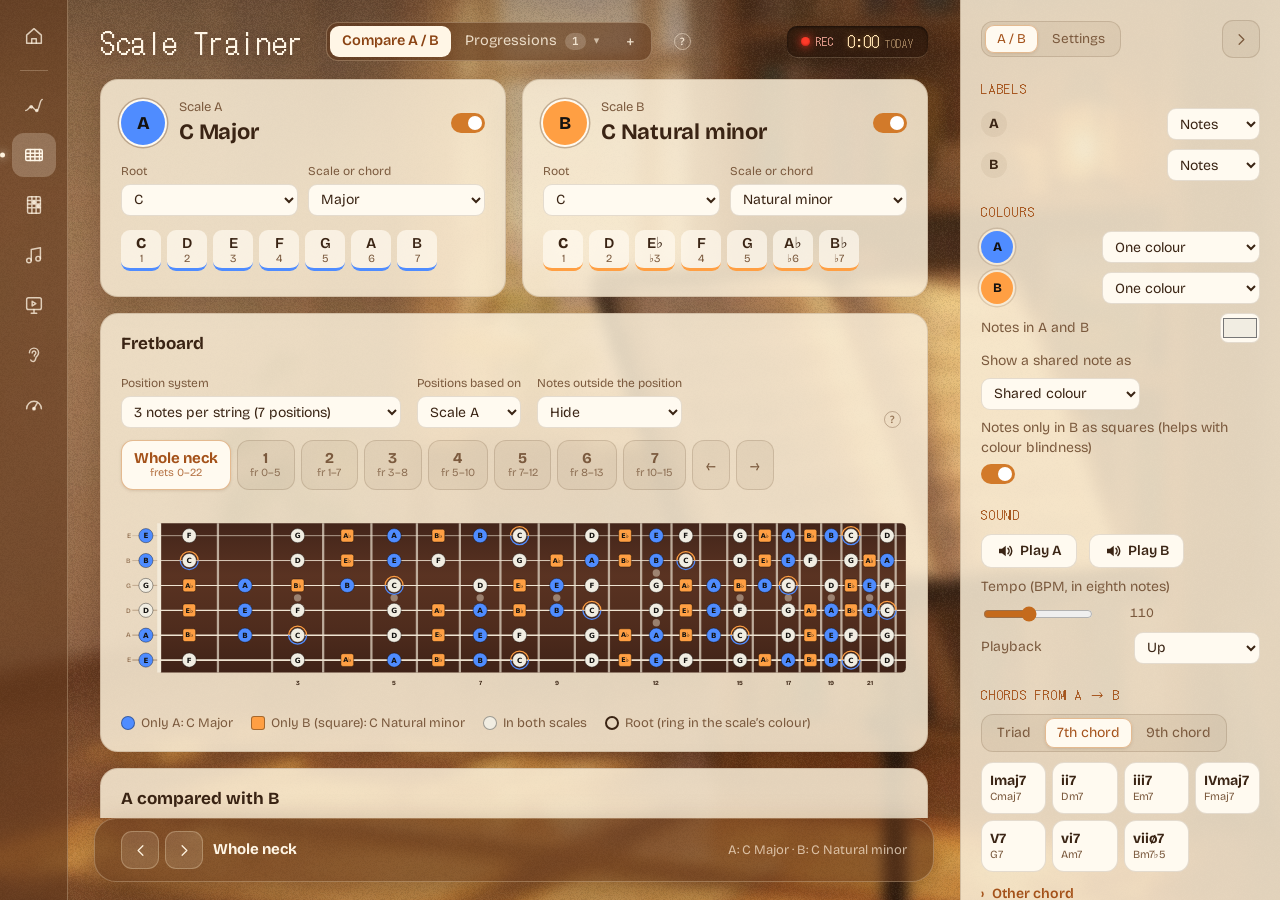
<file: toonladder-trainer.html>
<!doctype html>
<html lang="en">
<head>
<meta charset="utf-8">
<meta name="viewport" content="width=device-width, initial-scale=1, viewport-fit=cover">
<title>Scale Trainer</title>
<link rel="icon" type="image/svg+xml" href="shared/favicon.svg">
<!-- SCALE TRAINER (Practice Room): twee toonladders (A en B) op één hals vergelijken, of een progressie met per akkoord een toonladder,
     posities (CAGED, 3 per snaar, Pat Martino-vormen …), backing track (gitaar, bas, drums).
     Schil (icoonbalk, achtergrond, kolom rechts, transportplank): shared/room.css + shared/rail.js; toets S = geheim menu (shared/look.js).
     Code in toonladder/ (gewone scripts, één gedeelde scope, volgorde telt). Opslag: 'toonladderTrainer:v1' (+ ':scalePref', ':log'). -->
<link rel="preconnect" href="https://fonts.googleapis.com">
<link rel="preconnect" href="https://fonts.gstatic.com" crossorigin>
<link href="https://fonts.googleapis.com/css2?family=Bricolage+Grotesque:opsz,wght@12..96,400;12..96,600;12..96,800&family=JetBrains+Mono:wght@400;600&family=DotGothic16&family=Pixelify+Sans:wght@400..700&family=VT323&family=Space+Mono:wght@400;700&family=Handjet:wght@300..700&display=swap" rel="stylesheet">
<link rel="stylesheet" href="shared/room.css">
<link rel="stylesheet" href="toonladder/style.css">
</head>
<body>
<div class="bgfx photo"></div><div class="bgfx tex"></div><div class="bgfx grain"></div>
<div class="shell">
  <!-- icoonbalk: alleen apps (shared/rail.js tekent hem) -->
  <nav class="rail" id="side" data-app="scale-trainer"></nav>

  <main class="main">
    <div class="scroll" id="scroll">
     <div class="wrap">
      <!-- kop: Compare A / B en de progressies (voorheen in de zijbalk) -->
      <header class="top">
        <h1 class="px" data-t="nav.scales">Scale Trainer</h1>
        <nav class="seg glass plist" id="progList" aria-label="Progressions">
          <button type="button" id="navCmp" data-t="nav.compare">Compare A / B</button><span class="songw"><button type="button" id="songBtn" aria-haspopup="listbox" aria-expanded="false" aria-controls="songPop"></button><div class="songpop" id="songPop" hidden><input type="search" id="songQ" autocomplete="off" spellcheck="false"><div class="songlist" id="songList" role="listbox"></div></div></span><button type="button" id="btnNew" class="add" data-ta="nav.newProg">+</button>
        </nav>
        <span class="help dn l wide" tabindex="0" aria-label="How it works">?<i id="howTxt"></i></span>
      </header>

      <!-- Compare A / B: alleen grondtoon en toonladder; labels, kleuren en afspelen staan in de kolom rechts -->
      <div id="rows" aria-label="Scales"></div>

      <!-- progressie: de akkoorden; boven elke kaart de maatnummers (slepen = stuk herhalen); uitleg toetsen = ? op de transportplank -->
      <section class="paper panel" id="progCard" aria-label="Progression" hidden>
        <div class="ebar" id="editBar" hidden></div>
        <div id="secs"></div>
      </section>

      <section class="paper panel" id="cardBoard" aria-labelledby="hBoard">
        <h2 id="hBoard">Fretboard</h2>
        <!-- positie kiezen (Compare A / B) -->
        <div class="posbar" id="posBar">
          <div class="pf"><label for="sysSel" data-t="ui.system">Position system</label><select id="sysSel"></select></div>
          <div class="pf" id="refWrap"><label for="refSel" data-t="ui.basedOn">Positions based on</label>
            <select id="refSel"><option value="A" data-t="ui.scaleA">Scale A</option><option value="B" data-t="ui.scaleB">Scale B</option></select></div>
          <div class="pf"><label for="outSel" data-t="ui.outside">Notes outside the position</label>
            <select id="outSel"><option value="hide" data-t="ui.hide">Hide</option><option value="faint" data-t="ui.faint">Show faintly</option></select></div>
          <div class="pf" id="customBox"><span data-t="ui.range">Fret range</span>
            <span class="rng"><input type="number" id="cLo" min="0" max="22" data-ta="ui.from"> – <input type="number" id="cHi" min="0" max="22" data-ta="ui.to"></span></div>
          <span class="help dn l wide" id="hintCmp" tabindex="0" aria-label="How to use">?<i data-t="ui.hint"></i></span>
        </div>
        <div class="pchips" id="posChips" role="group" data-ta="ui.positions"></div>
        <!-- positie kiezen (progressie): hele hals · venster · Martino-vormen -->
        <div class="pvbar" id="pvBar" hidden></div>
        <div class="fmap" id="formMap" hidden></div>
        <div class="bwrap"><div id="board"></div></div>
        <div class="legend" id="legend"></div>
      </section>

      <section class="paper panel" id="cardCmp" aria-labelledby="hCmp" hidden>
        <h2 id="hCmp" data-t="ui.compareTitle">A compared with B</h2>
        <div class="sum" id="cmpSum"></div>
        <div class="stripw"><div class="strip" id="cmpStrip"></div></div>
        <div class="lists" id="cmpLists"></div>
      </section>
     </div>
    </div>

    <!-- transportplank: progressie = band (spelen, tellen, band, loop, tempo, transponeren, bewerken); Compare A / B = posities doorlopen -->
    <footer class="tray glass" id="tray">
      <div class="tr" id="progBar"></div>
      <div class="tr" id="cmpBar">
        <span class="krow"><button type="button" class="ib" id="tPrev"><svg viewBox="0 0 24 24"><path d="M15 6l-6 6 6 6"/></svg></button><button type="button" class="ib" id="tNext"><svg viewBox="0 0 24 24"><path d="M9 6l6 6-6 6"/></svg></button></span>
        <b class="tpos" id="tPos"></b>
      </div>
      <span class="stat" id="hSub"></span>
    </footer>
  </main>

  <!-- kolom rechts: instellen, niet spelen -->
  <aside class="col" id="col" aria-label="Side panel">
    <button type="button" class="ib reopen" data-col="open" title="Show side panel" aria-label="Show side panel"><svg viewBox="0 0 24 24"><path d="M15 6l-6 6 6 6"/></svg></button>
    <div class="colhd">
      <span class="seg" id="colTabs" role="tablist" aria-label="Side panel"><button type="button" data-tab="main" id="tabMainB"></button><button type="button" data-tab="set" data-t="ui.settings">Settings</button></span>
      <button type="button" class="ib" data-col="shut" title="Hide side panel" aria-label="Hide side panel"><svg viewBox="0 0 24 24"><path d="M9 6l6 6-6 6"/></svg></button>
    </div>

    <div id="tabMain">
      <!-- Compare A / B: labels, kleuren, afspelen, akkoorden van A → B -->
      <div id="colCmp">
        <h3 data-t="row.labels">Labels</h3>
        <div class="row"><span class="abl">A</span><select id="lblA" aria-label="Labels A"></select></div>
        <div class="row"><span class="abl">B</span><select id="lblB" aria-label="Labels B"></select></div>

        <h3 data-t="set.colours">Colours</h3>
        <div class="row"><label class="sw" id="swA"><input type="color" id="colA"><span>A</span></label><select id="cmA" aria-label="Colours A"></select></div>
        <div class="row"><label class="sw" id="swB"><input type="color" id="colB"><span>B</span></label><select id="cmB" aria-label="Colours B"></select></div>
        <div id="cmpColours"></div>

        <h3 data-t="set.sound">Sound</h3>
        <div class="row playrow"><button type="button" class="act" id="playA"></button><button type="button" class="act" id="playB"></button></div>
        <div id="cmpSound"></div>

        <section id="diat" aria-labelledby="chTitle">
          <h3 id="chTitle" data-t="ui.chordsTitle">Chords from A → B</h3>
          <span class="seg" role="group" data-ta="ui.chordSize">
            <button type="button" data-cs="3" data-t="ui.triad">Triad</button><button type="button" data-cs="7" data-t="ui.seventh">7th chord</button><button type="button" data-cs="9" data-t="ui.ninth">9th chord</button></span>
          <div class="dgrid" id="dchips" role="group" aria-labelledby="chTitle"></div>
          <details class="xmore" id="xMore">
            <summary><span data-t="ui.other">Other chord</span></summary>
            <p class="cap" data-t="ui.otherSub"></p>
            <div class="xpick">
              <label class="xf"><span data-t="ui.degree">Degree from A</span><select id="xDeg"></select></label>
              <label class="xf xq"><span data-t="ui.type">Type</span><select id="xQual"></select></label>
              <button type="button" class="act sm" id="xApply" data-t="ui.apply">Apply</button></div>
          </details>
        </section>
      </div>
      <!-- progressie: het gekozen akkoord (toonladder, tonen, bewerken) -->
      <div class="insp" id="insp" aria-label="Chord" hidden></div>
    </div>

    <div id="tabSet" hidden>
      <div id="setHost"></div>
      <h3 data-t="set.reset">Reset</h3>
      <div class="row"><button class="act sm" type="button" id="btnReset"></button><span id="resetMsg" role="status" class="cap"></span></div>
      <p class="note" data-t="ui.saved"></p>
      <h3>Backup</h3>
      <p class="note" style="margin-bottom:10px">All Practice Room apps.</p>
      <div id="prBackup" data-app="Scale Trainer" data-btn="act sm"></div>
    </div>
  </aside>
</div>

<dialog class="sheet" id="sheet" aria-labelledby="shTitle">
  <header class="shh"><button type="button" class="lnk" id="shCancel" data-t="sheet.cancel">Cancel</button><b id="shTitle"></b><button type="button" class="lnk b" id="shSave" data-t="sheet.save">Save</button></header>
  <div class="shb">
    <div id="shTplWrap"><h3 data-t="sheet.start">Start from</h3><div class="tpls" id="shTpl"></div></div>
    <div id="shIr" hidden><h3 data-t="sheet.ir.title">Import from iReal Pro</h3>
      <div class="grp irbox"><textarea id="irIn" rows="2" spellcheck="false" autocomplete="off" data-ta="sheet.ir.paste"></textarea>
        <div class="irbar"><label class="act" for="irFile" data-t="sheet.ir.file">Open exported file…</label><input type="file" id="irFile" accept=".html,.htm,.txt" hidden>
          <input type="search" id="irQ" hidden data-ta="sheet.ir.search"><button type="button" class="act" id="irAll" hidden></button></div>
        <p class="cap" id="irMsg" role="status"></p><div class="irlist" id="irList"></div></div>
      <p class="cap" style="margin:8px 4px 0" data-t="sheet.ir.how"></p></div>
    <div><h3><label for="shName" data-t="sheet.name">Name</label></h3><div class="grp"><input type="text" id="shName" autocomplete="off"></div></div>
    <div><h3><label for="shChords" data-t="sheet.chords">Chords</label></h3>
      <div class="grp"><textarea id="shChords" rows="3" spellcheck="false" autocomplete="off"></textarea><div class="sherr" id="shErr" role="status"></div></div>
      <p class="cap" style="margin:8px 4px 0" data-t="sheet.help"></p></div>
    <div><h3 data-t="sheet.preview">Preview · suggested scales</h3><div class="prev" id="shPrev"></div><p class="cap" id="shKeys" style="margin:6px 4px 0"></p></div>
    <div><h3><label for="shTempo" data-t="sheet.tempo">Tempo</label></h3><div class="grp shtempo"><input type="number" id="shTempo" min="40" max="240" data-drag title="Drag up or down, or click to type"> BPM</div></div>
  </div>
</dialog>
<!-- uitleg: toonladders vanaf een andere noot (superimposities) -->
<dialog class="sheet" id="infoSheet" aria-labelledby="inTitle">
  <header class="shh"><span></span><b id="inTitle"></b><button type="button" class="lnk b" id="inClose">Done</button></header>
  <div class="shb" id="inBody"></div>
</dialog>

<!-- volgorde telt: alle scripts delen één scope -->
<script src="shared/look.js"></script>           <!-- geheim menu S (Look), vóór rail.js -->
<script src="shared/rail.js"></script>           <!-- icoonbalk, achtergrond, korrel -->
<script src="shared/guitar.js"></script>       <!-- zachte jazzgitaar (GTR): toonladder en comping -->
<script src="backing-sounds.js" defer></script>  <!-- opnames voor de backing track (mag ontbreken) -->
<script src="shared/backup.js"></script>         <!-- back-up (PRB), vóór de app -->
<script src="toonladder/text.js"></script>
<script src="toonladder/theory.js"></script>
<script src="toonladder/state.js"></script>
<script src="toonladder/render.js"></script>
<script src="toonladder/ui.js"></script>
<script src="toonladder/progressions.js"></script>
<script src="toonladder/backing.js"></script>
<script src="toonladder/import-dialog.js"></script>
<script src="toonladder/main.js"></script>
</body>
</html>
</file>
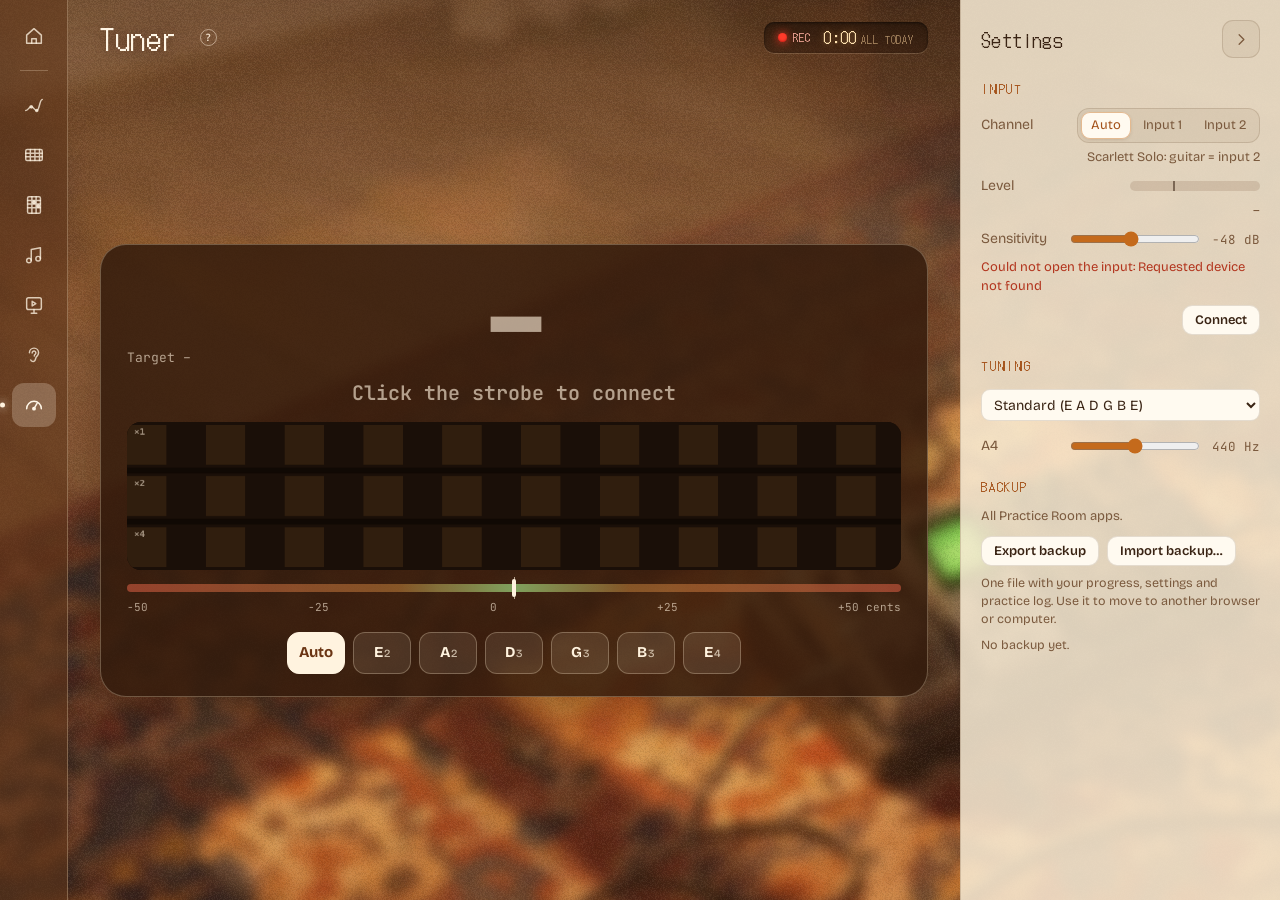
<file: tuner.html>
<!doctype html>
<html lang="en">
<head>
<meta charset="utf-8">
<meta name="viewport" content="width=device-width, initial-scale=1, viewport-fit=cover">
<title>Tuner</title>
<link rel="icon" type="image/svg+xml" href="shared/favicon.svg">
<!-- TUNER (Practice Room) · stroboscoop-tuner
     Je gitaar via je audio-interface (bijv. Focusrite Scarlett Solo, instrumentingang = input 2).
     Werking (zoals een "virtual strobe"): een audio-worklet vergelijkt elk sample met een perfecte referentietoon van de
     doelnoot (I/Q-demodulatie). Het faseverschil laat het patroon schuiven: rechts = te hoog, links = te laag, stil = zuiver.
     Drie banden: grondtoon, 2× en 4× (hogere banden bewegen sneller, dus gevoeliger). De doelnoot komt uit toonhoogte-
     herkenning (YIN) in de stand Auto, of uit de gekozen snaar en stemming.
     Schil (icoonbalk, achtergrond, kolom rechts): shared/room.css + shared/rail.js; toets S = geheim menu (shared/look.js).
     In beeld alleen de strobe en de snaarknoppen; ingang, kanaal, niveau, gevoeligheid en stemming staan in de kolom rechts.
     Verbinden gaat vanzelf bij het openen; vraagt de browser eerst een klik, dan verbindt een klik op de strobe.
     Opslag: 'practiceRoom.guitarIn' (ingang, kanaal, gevoeligheid, A4; gedeeld met de Fretboard Trainer) en
     'practiceRoom.tuner' (stemming, stand, col = kolom open, stage = podiumstijl). 'practiceRoom.theme' wordt niet meer gebruikt (daglicht). -->
<link rel="preconnect" href="https://fonts.googleapis.com">
<link rel="preconnect" href="https://fonts.gstatic.com" crossorigin>
<link href="https://fonts.googleapis.com/css2?family=Bricolage+Grotesque:opsz,wght@12..96,400;12..96,600;12..96,800&family=JetBrains+Mono:wght@400;600&family=DotGothic16&family=Pixelify+Sans:wght@400..700&family=VT323&family=Space+Mono:wght@400;700&family=Handjet:wght@300..700&display=swap" rel="stylesheet">
<link rel="stylesheet" href="shared/room.css">
<style>
/* Tuner · eigen CSS bovenop shared/room.css. Het podium is donker warm glas (een strobe leest het best op donker);
   menu S → Stage kan het kader ook perkament maken, de strobe zelf blijft donker. */
:root{--st:rgba(52,27,12,.86);--stx:#fff3df;--smut:rgba(255,240,220,.62);--amber:#f0a24a;--green:#9bd77e}
body[data-stage="paper"]{--st:var(--panel);--stx:var(--tx);--smut:var(--mut);--amber:var(--glow2);--green:#4f8f3a}
.help i p+p{margin-top:8px}
.help i ul{margin:6px 0 0;padding-left:16px}

/* midden: titel bovenaan, podium in het midden van wat overblijft */
.tmain{display:flex;flex-direction:column;height:100%;padding:22px 32px 30px}
.tmain .top{width:100%;max-width:1100px;margin:0 auto 18px}
.center{flex:1;display:grid;place-items:center;min-height:0}

/* ── het strobe-podium ── */
.stage{width:min(1100px,100%);border-radius:26px;background:var(--st);border:1px solid var(--glass-line);color:var(--stx);padding:24px 26px 22px;display:grid;gap:14px;box-shadow:0 18px 44px rgba(50,25,10,.35);cursor:default}
body[data-stage="paper"] .stage{border-color:var(--line)}
.stage.tap{cursor:pointer}
.stage .tops{display:grid;grid-template-columns:1fr auto 1fr;align-items:end;gap:10px}
.tl{font:13px "JetBrains Mono",monospace;color:var(--smut)}
.tl.r{text-align:right}
.note{text-align:center;font-size:clamp(80px,12vh,128px);font-weight:800;line-height:.9;letter-spacing:-.03em;color:var(--smut);transition:color .15s}
.note sub{font-size:.34em;font-weight:600;vertical-align:baseline;margin-left:2px}
.note.on{color:var(--stx)}.note.tuned{color:var(--green);text-shadow:0 0 22px rgba(155,215,126,.45)}
.cents{text-align:center;font:600 20px "JetBrains Mono",monospace;color:var(--smut);min-height:1.4em;font-variant-numeric:tabular-nums}
.cents b{color:var(--stx)}
canvas#strobe{width:100%;height:auto;display:block;border-radius:14px;background:#100904}
.coarse{position:relative;height:8px;border-radius:4px;background:linear-gradient(90deg,rgba(224,96,70,.55),rgba(240,162,74,.4) 35%,rgba(155,215,126,.7) 50%,rgba(240,162,74,.4) 65%,rgba(224,96,70,.55))}
.coarse b{position:absolute;top:-5px;width:4px;height:18px;border-radius:2px;background:var(--stx);left:50%;transform:translateX(-50%);transition:left .1s}
.coarse::after{content:"";position:absolute;left:50%;top:-7px;bottom:-7px;width:1px;background:var(--smut)}
.scale{display:flex;justify-content:space-between;font:11px "JetBrains Mono",monospace;color:var(--smut);margin-top:-6px}
.strings{display:flex;flex-wrap:wrap;gap:8px;justify-content:center;margin-top:4px}
.strings button{min-width:58px;min-height:42px;border:1px solid var(--glass-line);border-radius:12px;background:rgba(255,243,225,.1);color:var(--stx);font-weight:700;font-size:15px}
body[data-stage="paper"] .strings button{border-color:var(--line);background:var(--fill)}
.strings button:hover{background:rgba(255,243,225,.18)}
.strings button small{font-weight:500;font-size:11px;opacity:.7;margin-left:1px}
.strings button[aria-pressed="true"]{background:#fff3df;color:#6a3413;border-color:#fff3df}
body[data-stage="paper"] .strings button[aria-pressed="true"]{background:var(--glow);color:#fff6e6;border-color:var(--glow)}
.strings button.hit{box-shadow:inset 0 0 0 2px var(--amber)}

/* ── kolom rechts ── */
.col .row>span:first-child,.col .row>label:first-child{flex:none}
.col select.full{width:100%;margin:4px 0 6px}
.meter{position:relative;display:inline-block;height:10px;width:130px;border-radius:5px;background:rgba(90,55,25,.14);overflow:hidden;vertical-align:middle}
.meter i{position:absolute;left:0;top:0;bottom:0;width:0;background:#6fa85a}
.meter i.hot{background:#e0902a}.meter i.clip{background:var(--err)}
.meter u{position:absolute;top:0;bottom:0;width:2px;background:var(--tx);opacity:.55}
.val{min-width:52px;text-align:right;font:12.5px "JetBrains Mono",monospace;color:var(--mut)}
.stat{font-size:13px;color:var(--mut);line-height:1.45}.stat.err{color:var(--err)}
.col .sub{margin:-4px 0 6px;text-align:right}
@media (prefers-reduced-motion:reduce){.coarse b{transition:none}}
</style>
</head>
<body>
<div class="bgfx photo"></div><div class="bgfx tex"></div><div class="bgfx grain"></div>
<div class="shell">
  <!-- icoonbalk: alleen apps (shared/rail.js tekent hem) -->
  <nav class="rail" id="side" data-app="tuner"></nav>

  <main class="main">
    <div class="tmain">
      <header class="top">
        <h1 class="px">Tuner</h1>
        <span class="help dn r wide" tabindex="0" aria-label="How to read it">?<i>
          <p><b>How to read it.</b> Play one string and let it ring. The bands compare your string with a perfect reference tone of the target note. <b>Moving right</b>: too high, tune down. <b>Moving left</b>: too low, tune up. <b>Standing still</b>: in tune. The faster the pattern moves, the further off you are.</p>
          <p>The three bands show the fundamental, the 2nd and the 4th harmonic. The lower bands move faster, so they show the smallest errors. Right after you pick, the note is a little sharp and the pattern drifts; read it once the string has settled.</p>
          <p><b>Why a strobe?</b></p>
          <ul>
            <li><b>Precise.</b> A needle tuner is accurate to about ±2–3 cents; a strobe shows errors far below one cent.</li>
            <li><b>Calm.</b> No jittery needle and no “in tune” light that guesses for you: your eye reads the motion.</li>
            <li><b>Shows the whole note.</b> You see the sharp attack and how the pitch settles, which makes it the tool of choice for setting intonation.</li>
          </ul>
          <p>Auto picks the nearest note. Pick a string to lock the target, handy for intonation: compare the open string with the 12th fret.</p>
        </i></span>
        <div class="grow"></div>
      </header>

      <div class="center">
        <section class="stage" id="stage" aria-label="Strobe tuner">
          <div class="tops">
            <div class="tl" id="tTarget">Target –</div>
            <div class="note" id="tNote" aria-live="polite">–</div>
            <div class="tl r" id="tHz">&nbsp;</div>
          </div>
          <div class="cents" id="tCents" aria-live="polite">Connecting…</div>
          <canvas id="strobe" width="1100" height="210" aria-label="Strobe bands: the pattern moves right when sharp, left when flat, and stands still when in tune"></canvas>
          <div class="coarse" aria-hidden="true"><b id="tCoarse"></b></div>
          <div class="scale" aria-hidden="true"><span>−50</span><span>−25</span><span>0</span><span>+25</span><span>+50 cents</span></div>
          <div class="strings" id="tStrings" role="group" aria-label="Target string"></div>
        </section>
      </div>
    </div>
  </main>

  <!-- kolom rechts: ingang en stemming -->
  <aside class="col" id="col" aria-label="Settings">
    <button type="button" class="ib reopen" data-col="open" title="Show settings" aria-label="Show settings"><svg viewBox="0 0 24 24"><path d="M15 6l-6 6 6 6"/></svg></button>
    <div class="colhd">
      <h2 class="px">Settings</h2>
      <button type="button" class="ib" data-col="shut" title="Hide settings" aria-label="Hide settings"><svg viewBox="0 0 24 24"><path d="M9 6l6 6-6 6"/></svg></button>
    </div>

    <h3>Input</h3>
    <select id="gDev" class="full" aria-label="Audio input" hidden></select>
    <div class="row"><span>Channel</span><span class="seg" id="gCh" role="group" aria-label="Channel"></span></div>
    <p class="cap sub">Scarlett Solo: guitar = input 2</p>
    <div class="row"><span>Level</span><span class="meter" id="gMeter" aria-hidden="true"><i></i><u></u></span></div>
    <p class="cap sub" id="gDb">–</p>
    <div class="row"><label for="gGate">Sensitivity</label><span class="krow"><input type="range" id="gGate" min="-72" max="-20" step="1"><span class="val" id="gGateV"></span></span></div>
    <p class="stat" id="gStat" role="status"></p>
    <div class="row"><span></span><button type="button" class="act sm" id="gConn">Connect</button></div>

    <h3>Tuning</h3>
    <select id="tTuning" class="full" aria-label="Tuning"></select>
    <div class="row"><label for="gA4">A4</label><span class="krow"><input type="range" id="gA4" min="430" max="450" step="1"><span class="val" id="gA4V"></span></span></div>
    <h3>Backup</h3>
    <p class="cap" style="margin:0 0 10px;line-height:1.5">All Practice Room apps.</p>
    <div id="prBackup" data-app="Tuner" data-btn="act sm"></div>
  </aside>
</div>

<script src="shared/look.js"></script>           <!-- geheim menu S (Look), vóór rail.js -->
<script src="shared/rail.js"></script>           <!-- icoonbalk, achtergrond, korrel -->
<script src="shared/backup.js"></script>         <!-- back-up (PRB), vóór de app -->
<script>
(function(){
'use strict';
const $=s=>document.querySelector(s);
const mod=(n,m)=>((n%m)+m)%m;
const SH=['C','C♯','D','D♯','E','F','F♯','G','G♯','A','A♯','B'],FL=['C','D♭','D','E♭','E','F','G♭','G','A♭','A','B♭','B'];
/* stemmingen: snaren van laag naar hoog (MIDI) en of ze met mollen geschreven worden */
const TUNINGS=[
  {id:'std',name:'Standard (E A D G B E)',m:[40,45,50,55,59,64]},
  {id:'half',name:'Half step down (E♭)',m:[39,44,49,54,58,63],flat:true},
  {id:'dropd',name:'Drop D',m:[38,45,50,55,59,64]},
  {id:'dadgad',name:'DADGAD',m:[38,45,50,55,57,62]},
  {id:'openg',name:'Open G (D G D G B D)',m:[38,43,50,55,59,62]},
  {id:'opend',name:'Open D (D A D F♯ A D)',m:[38,45,50,54,57,62]},
  {id:'whole',name:'Whole step down (D)',m:[38,43,48,53,57,62]}];
const read=k=>{try{return JSON.parse(localStorage.getItem(k)||'null');}catch(e){return null;}};
const write=(k,v)=>{try{localStorage.setItem(k,JSON.stringify(v));}catch(e){}};
const GKEY='practiceRoom.guitarIn',TKEY='practiceRoom.tuner';
const G=Object.assign({dev:'',ch:'auto',gate:-48,stable:90,a4:440},read(GKEY)||{});
/* opslag laden en nakijken; onbekende velden blijven staan (andere apps of oudere versies) */
function load(){const o=read(TKEY),s=Object.assign({},o&&typeof o==='object'&&!Array.isArray(o)?o:{});
  if(!TUNINGS.some(t=>t.id===s.tuning))s.tuning='std';
  if(!(s.mode==='auto'||/^[0-5]$/.test(s.mode)))s.mode='auto';
  s.col=s.col!==false;                                  /* kolom rechts open (nieuw) */
  s.stage=s.stage==='paper'?'paper':'glass';            /* podium: donker glas of perkament (nieuw, menu S) */
  s.sth=typeof s.sth==='number'&&isFinite(s.sth)?Math.max(.6,Math.min(1.4,s.sth)):1;   /* hoogte van de strobe (nieuw, menu S) */
  return s;}
const TU=load();
if(typeof G.dev!=='string')G.dev='';if(!['auto','1','2'].includes(G.ch))G.ch='auto';
if(!(typeof G.gate==='number'&&isFinite(G.gate)))G.gate=-48;G.gate=Math.max(-72,Math.min(-20,G.gate));
if(!(typeof G.a4==='number'&&isFinite(G.a4)))G.a4=440;G.a4=Math.max(430,Math.min(450,G.a4));
const saveG=()=>{const cur=read(GKEY)||{};write(GKEY,Object.assign(cur,{dev:G.dev,ch:G.ch,gate:G.gate,a4:G.a4}));};
const saveT=()=>write(TKEY,TU);
const tuning=()=>TUNINGS.find(t=>t.id===TU.tuning);
const nm=(m,flat)=>(flat?FL:SH)[mod(m,12)];
const freq=m=>G.a4*Math.pow(2,(m-69)/12);
/* tekst alleen schrijven als hij verandert (render draait elk beeld; scheelt werk voor LOOK.mus in kleine letters) */
const put=(el,v,html)=>{if(el.__v===v)return;el.__v=v;if(html)el.innerHTML=v;else el.textContent=v;};

/* ── schil: kolom rechts, podiumstijl en strobehoogte (menu S) ── */
try{if(window.top!==window.self)$('#side').hidden=true;}catch(e){}
ROOM.column($('#col'),TU.col,o=>{TU.col=o;saveT();});
function applyLook(){document.body.dataset.stage=TU.stage;}
applyLook();
if(typeof LOOK!=='undefined')LOOK.add([{h:'Tuner'},
  {k:'tuStage',t:'select',l:'Stage',o:[['glass','Dark glass'],['paper','Parchment']],def:'glass',get:()=>TU.stage,set:v=>{TU.stage=v;saveT();applyLook();}},
  {k:'tuSth',t:'range',l:'Strobe height',min:.6,max:1.4,step:.05,def:1,get:()=>TU.sth,set:v=>{TU.sth=v;saveT();render(performance.now());}}]);

/* ── demodulator: vergelijkt elk sample met de referentietoon (en 2× en 4× die toon) ──
   Per band: I/Q = signaal × cos/sin(referentiefase), laagdoorlaatfilter (~6 Hz). De fase atan2(−Q, I) draait met het
   frequentieverschil: elke volle omwenteling schuift het strobe-patroon één periode op. Deze functie draait in een
   AudioWorklet (eigen audiodraad, elk sample, op tijd); zonder worklet in een ScriptProcessor. */
function makeDemod(sr){const K=[1,2,4],a=1-Math.exp(-2*Math.PI*6/sr),TAU=2*Math.PI;let f0=0,ch=-1,n=0;
  const B=K.map(k=>({k,ph:0,inc:0,I:0,Q:0}));
  return{setF0(f){if(f!==f0){f0=f;B.forEach(b=>{b.inc=TAU*b.k*f/sr;b.ph=0;b.I=0;b.Q=0;});}},
    setCh(c){ch=c;},
    push(chs){const L=chs[0].length;
      for(let i=0;i<L;i++){let v;if(ch>=0&&chs[ch])v=chs[ch][i];else{v=0;for(let c=0;c<chs.length;c++)v+=chs[c][i];v/=chs.length;}
        for(let j=0;j<B.length;j++){const b=B[j];b.I+=a*(v*Math.cos(b.ph)-b.I);b.Q+=a*(v*Math.sin(b.ph)-b.Q);b.ph+=b.inc;if(b.ph>TAU)b.ph-=TAU;}}
      n+=L;},
    out(){return{n,ph:B.map(b=>Math.atan2(-b.Q,b.I)),mag:B.map(b=>Math.hypot(b.I,b.Q))};}};}
const WORKLET='const makeDemod='+makeDemod.toString()+';\n'
 +'class StrobeProc extends AudioWorkletProcessor{constructor(){super();this.d=makeDemod(sampleRate);this.c=0;'
 +'this.port.onmessage=e=>{if(e.data.f0!=null)this.d.setF0(e.data.f0);if(e.data.ch!=null)this.d.setCh(e.data.ch);};}'
 +'process(ins){const x=ins[0];if(x&&x.length&&x[0]){this.d.push(x);if(++this.c%3===0)this.port.postMessage(this.d.out());}return true;}}'
 +'registerProcessor("strobe-proc",StrobeProc);';

/* ── YIN (toonhoogte, voor de stand Auto) ── */
let D=null,C=null;
function yin(x,sr){const N=x.length,maxT=Math.min(Math.floor(sr/62),N>>1),minT=Math.max(2,Math.floor(sr/1500)),W=N-maxT;
  if(!D||D.length<maxT+2){D=new Float32Array(maxT+2);C=new Float32Array(maxT+2);}
  for(let t=1;t<=maxT;t++){let s=0;for(let i=0;i<W;i++){const d=x[i]-x[i+t];s+=d*d;}D[t]=s;}
  C[0]=1;let run=0;for(let t=1;t<=maxT;t++){run+=D[t];C[t]=run?D[t]*t/run:1;}
  let t=-1;for(let k=minT;k<maxT;k++){if(C[k]<.15){while(k+1<maxT&&C[k+1]<C[k])k++;t=k;break;}}
  if(t<0){let b=minT;for(let k=minT;k<maxT;k++)if(C[k]<C[b])b=k;if(C[b]>.3)return null;t=b;}
  const a=C[t-1],b=C[t],c=C[t+1]||b,den=a-2*b+c,sh=den?(a-c)/(2*den):0;
  return{f:sr/(t+Math.max(-1,Math.min(1,sh))),conf:1-b};}

/* ── ingang ──
   Verbinden gaat vanzelf bij het openen. Lukt dat niet zonder klik (toestemming geweigerd/weggeklikt, of de browser houdt
   het geluid stil tot je ergens klikt), dan wordt de strobe klikbaar: klik = (opnieuw) verbinden of het geluid starten. */
let ctx=null,stream=null,src=null,an=[],bufs=[],node=null,proc=null,on=false,raf=0,busy=false,tap='';
let target=null,cand=null,demod={ph:[0,0,0],mag:[0,0,0],n:0},unwrap=[0,0,0],lastPh=[0,0,0],hist=[],sig=false,lastYin=null,chSel=0,peakHold=0;
function status(t,err){const s=$('#gStat');s.textContent=t;s.classList.toggle('err',!!err);}
function setTap(t){tap=t;$('#stage').classList.toggle('tap',!!t);$('#stage').title=t?'Click to connect':'';}
async function connect(){
  if(busy)return;
  if(!navigator.mediaDevices||!navigator.mediaDevices.getUserMedia){status('This browser can’t open audio inputs here. Use Chrome or Edge, or open the app via https (GitHub Pages).',true);setTap('');render(performance.now());return;}
  busy=true;stop(true);status('Asking for permission…');setTap('');render(performance.now());
  const want={echoCancellation:false,noiseSuppression:false,autoGainControl:false,channelCount:{ideal:2}};if(G.dev)want.deviceId={exact:G.dev};
  try{stream=await navigator.mediaDevices.getUserMedia({audio:want});}
  catch(e){busy=false;if(G.dev&&(e.name==='OverconstrainedError'||e.name==='NotFoundError')){G.dev='';saveG();return connect();}
    status(e.name==='NotAllowedError'?'Permission was refused. Allow the microphone for this page in the address bar, then click the strobe.':'Could not open the input: '+e.message,true);
    setTap('connect');render(performance.now());return;}
  ctx=ctx||new (window.AudioContext||window.webkitAudioContext)();
  if(ctx.state==='suspended')ctx.resume().catch(()=>{});   /* niet wachten: zonder klik kan dit blijven hangen */
  src=ctx.createMediaStreamSource(stream);const sp=ctx.createChannelSplitter(2);src.connect(sp);an=[];bufs=[];
  for(let i=0;i<2;i++){const a=ctx.createAnalyser();a.fftSize=4096;a.smoothingTimeConstant=0;sp.connect(a,i);an.push(a);bufs.push(new Float32Array(a.fftSize));}
  /* demodulator: AudioWorklet, anders ScriptProcessor */
  try{if(!ctx.__strobe){await ctx.audioWorklet.addModule(URL.createObjectURL(new Blob([WORKLET],{type:'application/javascript'})));ctx.__strobe=1;}
    node=new AudioWorkletNode(ctx,'strobe-proc',{numberOfInputs:1,numberOfOutputs:1,channelCount:2,channelCountMode:'explicit'});
    node.port.onmessage=e=>{demod=e.data;};src.connect(node);const mute=ctx.createGain();mute.gain.value=0;node.connect(mute).connect(ctx.destination);}
  catch(e){proc=makeDemod(ctx.sampleRate);node=ctx.createScriptProcessor(1024,2,1);
    node.onaudioprocess=ev=>{const ib=ev.inputBuffer,chs=[];for(let c=0;c<ib.numberOfChannels;c++)chs.push(ib.getChannelData(c));proc.push(chs);demod=proc.out();};
    src.connect(node);node.connect(ctx.destination);}
  on=true;busy=false;target=null;cand=null;
  const tr=stream.getAudioTracks()[0],st=tr&&tr.getSettings?tr.getSettings():{};await fillDevices(st.deviceId);
  status('Listening to '+(tr?tr.label:'audio input')+' · '+Math.round(ctx.sampleRate/1000)+' kHz');
  $('#gConn').textContent='Stop';loop();
  /* geluid staat nog stil (browser wacht op een klik): de strobe wordt klikbaar */
  setTimeout(()=>{if(on&&ctx&&ctx.state!=='running')setTap('resume');},400);}
function stop(quiet){on=false;cancelAnimationFrame(raf);if(stream)stream.getTracks().forEach(t=>t.stop());stream=null;
  [src,node].forEach(n=>{if(n)try{n.disconnect();}catch(e){}});src=null;node=null;proc=null;$('#gConn').textContent='Connect';
  if(!quiet){status('Stopped.');sig=false;setTap('connect');render(performance.now());}}
async function fillDevices(cur){try{const list=(await navigator.mediaDevices.enumerateDevices()).filter(d=>d.kind==='audioinput');
  const sel=$('#gDev');sel.innerHTML=list.map((d,i)=>'<option value="'+d.deviceId+'">'+(d.label||'Input '+(i+1)).replace(/</g,'&lt;')+'</option>').join('');
  sel.hidden=!list.length;if(cur)sel.value=cur;}catch(e){}}
function send(msg){if(node&&node.port)node.port.postMessage(msg);else if(proc){if(msg.f0!=null)proc.setF0(msg.f0);if(msg.ch!=null)proc.setCh(msg.ch);}}
function setTarget(m){if(target===m)return;target=m;hist=[];unwrap=[0,0,0];lastPh=[0,0,0];send({f0:freq(m)});drawStrings();}
/* een klik ergens op de pagina mag het stilgehouden geluid starten */
addEventListener('pointerdown',()=>{if(ctx&&ctx.state==='suspended')ctx.resume().then(()=>{if(tap==='resume')setTap('');}).catch(()=>{});},true);

/* ── elke schermverversing ── */
let tick=0;
function loop(){if(!on)return;raf=requestAnimationFrame(loop);const now=performance.now();
  const lv=an.map((a,i)=>{a.getFloatTimeDomainData(bufs[i]);let s=0,p=0;const b=bufs[i];for(let k=0;k<b.length;k++){const v=b[k];s+=v*v;const q=v<0?-v:v;if(q>p)p=q;}return{rms:Math.sqrt(s/b.length),peak:p};});
  const ci=G.ch==='1'?0:G.ch==='2'?1:(lv[1]&&lv[1].rms>lv[0].rms*1.2?1:lv[0].rms>(lv[1]?lv[1].rms:0)*1.2?0:chSel);
  if(ci!==chSel){chSel=ci;send({ch:ci});}
  const L=lv[ci],db=20*Math.log10(L.rms||1e-9);meter(db,L.peak);
  sig=db>=G.gate;
  /* doelnoot: in de stand Auto uit de toonhoogte (moet even stabiel zijn), anders de gekozen snaar */
  if(TU.mode!=='auto'){const m=tuning().m[+TU.mode];if(m!=null)setTarget(m);}
  if(sig&&++tick%2===0){const x=bufs[ci],h=new Float32Array(x.length>>1);for(let k=0;k<h.length;k++)h[k]=(x[2*k]+x[2*k+1])/2;
    const r=yin(h,ctx.sampleRate/2);lastYin=r&&r.conf>.8&&r.f>55&&r.f<1500?r:null;
    if(lastYin&&TU.mode==='auto'){const m=Math.round(69+12*Math.log2(lastYin.f/G.a4));
      if(!cand||cand.m!==m)cand={m,t0:now};else if(now-cand.t0>140)setTarget(m);}}
  if(!sig)lastYin=null;
  /* fasen uitpakken (geen sprongen van 2π) */
  for(let k=0;k<3;k++){let d=demod.ph[k]-lastPh[k];if(d>Math.PI)d-=2*Math.PI;else if(d<-Math.PI)d+=2*Math.PI;lastPh[k]=demod.ph[k];if(sig)unwrap[k]+=d;}
  if(sig&&target!=null){hist.push([now,unwrap[0]]);while(hist.length&&now-hist[0][0]>450)hist.shift();}else hist=[];
  render(now);}
/* afwijking in cents: uit hoe snel de fase draait (heel precies), of uit de toonhoogte als het verschil groot is */
function centsNow(){if(target==null)return null;const f0=freq(target);
  if(lastYin){const c=1200*Math.log2(lastYin.f/f0);if(Math.abs(c)>60)return null;   /* andere noot: wacht tot het doel is bijgewerkt */
    if(Math.abs(c)>12||hist.length<8)return{c,coarse:true};}
  if(hist.length<8)return null;
  let n=hist.length,st=0,sp=0,stt=0,stp=0;const t0=hist[0][0];hist.forEach(([t,p])=>{const x=(t-t0)/1000;st+=x;sp+=p;stt+=x*x;stp+=x*p;});
  const slope=(n*stp-st*sp)/(n*stt-st*st||1),df=slope/(2*Math.PI);
  return{c:1200*Math.log2((f0+df)/f0),coarse:false};}

/* ── tekenen ── */
const cv=$('#strobe'),g2=cv.getContext('2d');let tunedSince=0;
/* canvas zo hoog als het menu S zegt (breedte blijft 1100: het patroon schaalt mee) */
function sizeCanvas(){const h=Math.round(210*TU.sth);if(cv.height!==h)cv.height=h;}
function render(now){sizeCanvas();const W=cv.width,H=cv.height,rows=3,gap=8,rh=(H-gap*(rows-1))/rows,P=56,tgt=target!=null;
  g2.clearRect(0,0,W,H);
  const cs=sig?centsNow():null,still=cs&&!cs.coarse&&Math.abs(cs.c)<1;
  if(still){if(!tunedSince)tunedSince=now;}else tunedSince=0;
  const tuned=tunedSince&&now-tunedSince>400;
  for(let r=0;r<rows;r++){const y=r*(rh+gap),mag=demod.mag[r]||0,lvl=sig&&tgt?Math.min(1,mag*60/(r?1.4:1)):0;
    g2.fillStyle='#1a0f08';g2.fillRect(0,y,W,rh);
    const off=tgt?((unwrap[r]/(2*Math.PI))*P*2)%(P*2):0,alpha=sig&&tgt?(.25+.75*lvl):.1;
    g2.fillStyle=tuned?'rgba(155,215,126,'+alpha+')':'rgba(240,162,74,'+alpha+')';
    for(let x=-P*2+mod(off,P*2);x<W;x+=P*2)g2.fillRect(x,y+4,P,rh-8);
    g2.fillStyle='rgba(255,240,220,.55)';g2.font='600 13px "JetBrains Mono",monospace';g2.fillText(['×1','×2','×4'][r],10,y+18);}
  /* tekst */
  const el=$('#tNote');
  if(tgt){const flat=tuning().flat;put(el,nm(target,flat)+'<sub>'+(Math.floor(target/12)-1)+'</sub>',true);
    put($('#tTarget'),'Target '+freq(target).toFixed(2)+' Hz');}
  else{put(el,'–');put($('#tTarget'),'Target –');}
  el.classList.toggle('on',sig&&tgt);el.classList.toggle('tuned',!!tuned);
  put($('#tHz'),lastYin&&sig?lastYin.f.toFixed(2)+' Hz':' ');
  const ce=$('#tCents');
  if(tap==='resume')put(ce,'Click the strobe to start');
  else if(!on)put(ce,busy?'Connecting…':tap?'Click the strobe to connect':'No audio input');
  else if(!sig)put(ce,tgt?'Play the string again':'Play a string');
  else if(!cs)put(ce,'…');
  else{const v=cs.c,txt=(v>0?'+':v<0?'−':'')+Math.abs(v).toFixed(cs.coarse?0:1)+' cents';
    put(ce,tuned?'<b>In tune</b> · '+txt:(cs.coarse?(v>0?'Too high · ':'Too low · '):'')+'<b>'+txt+'</b>',true);}
  $('#tCoarse').style.left=(50+Math.max(-50,Math.min(50,cs?cs.c:0)))+'%';
  document.querySelectorAll('#tStrings [data-s]').forEach(b=>b.classList.toggle('hit',TU.mode==='auto'&&tgt&&tuning().m[+b.dataset.s]===target));}
function meter(db,peak){const i=$('#gMeter i'),pct=Math.max(0,Math.min(100,(db+72)/72*100));peakHold=Math.max(peak,peakHold*.96);
  i.style.width=pct+'%';i.className=peakHold>.98?'clip':peakHold>.7?'hot':'';put($('#gDb'),peakHold>.98?'Too loud: turn the gain down':(db>-100?Math.round(db)+' dB':'–'));}

/* ── bediening ── */
function drawStrings(){const t=tuning();
  $('#tStrings').innerHTML='<button type="button" data-s="auto" aria-pressed="'+(TU.mode==='auto')+'">Auto</button>'
    +t.m.map((m,i)=>'<button type="button" data-s="'+i+'" aria-pressed="'+(TU.mode===String(i))+'">'+nm(m,t.flat)+'<small>'+(Math.floor(m/12)-1)+'</small></button>').join('');}
function syncUI(){
  $('#gCh').innerHTML=[['auto','Auto'],['1','Input 1'],['2','Input 2']].map(([v,l])=>'<button type="button" data-ch="'+v+'" aria-pressed="'+(G.ch===v)+'">'+l+'</button>').join('');
  $('#gGate').value=G.gate;$('#gGateV').textContent=G.gate+' dB';$('#gMeter u').style.left=Math.max(0,Math.min(100,(G.gate+72)/72*100))+'%';
  $('#gA4').value=G.a4;$('#gA4V').textContent=G.a4+' Hz';
  $('#tTuning').innerHTML=TUNINGS.map(t=>'<option value="'+t.id+'">'+t.name+'</option>').join('');$('#tTuning').value=TU.tuning;drawStrings();}
$('#gConn').addEventListener('click',()=>{if(on)stop();else connect();});
$('#gDev').addEventListener('change',e=>{G.dev=e.target.value;saveG();connect();});
$('#gCh').addEventListener('click',e=>{const b=e.target.closest('[data-ch]');if(!b)return;G.ch=b.dataset.ch;saveG();syncUI();});
$('#gGate').addEventListener('input',e=>{G.gate=+e.target.value;saveG();syncUI();});
$('#gA4').addEventListener('input',e=>{G.a4=+e.target.value;saveG();syncUI();if(target!=null){const m=target;target=null;setTarget(m);}});
$('#tTuning').addEventListener('change',e=>{TU.tuning=e.target.value;saveT();target=null;cand=null;drawStrings();});
$('#tStrings').addEventListener('click',e=>{const b=e.target.closest('[data-s]');if(!b)return;TU.mode=b.dataset.s;saveT();cand=null;if(TU.mode==='auto')target=null;drawStrings();if(!on)connect();});
/* klik op de strobe: verbinden als dat nog niet gelukt is (de snaarknoppen doen hun eigen ding) */
$('#stage').addEventListener('click',e=>{if(e.target.closest('#tStrings'))return;
  if(tap==='resume'){if(ctx)ctx.resume().then(()=>setTap('')).catch(()=>{});}
  else if(!on)connect();});
syncUI();render(performance.now());
if(!window.isSecureContext&&location.protocol!=='file:'){status('Audio inputs only work on https or from a file on your computer.',true);render(performance.now());}
else connect();   /* meteen luisteren */
/* rec-lampje (cassettedeck, shared/rail.js): geen eigen logboek → tijd = alle trainers vandaag; rec = de stemmer luistert */
ROOM.status({rec:()=>on&&!!ctx&&ctx.state==='running'});
/* testhaakje: het laatste meetresultaat */
window.TUNER={get target(){return target;},cents:()=>{const c=centsNow();return c&&c.c;},get demod(){return demod;}};
})();
</script>
</body>
</html>
</file>
<file: shared/room.css>
/* ════════════════════════════════════════════════════════════════════════════
   PRACTICE ROOM · gedeelde schil voor alle trainers (eerst Chord Finder).
   Middagzon zoals op Home: de eigen hoek van de kamer onscherp erachter (home/corners/), korrel erover,
   twee materialen: doorschijnend perkament (.paper: lezen/invullen: invoer, kolom, kaarten)
   en warm glas (.glass: bediening die over het beeld zweeft: icoonbalk, modusknoppen, transportplank).
   Indeling (.shell): smalle icoonbalk links (alleen apps) · inhoud in een middenkolom · inklapbare kolom rechts.
   Opbouw van de pagina: zie chord-finder.html; shared/rail.js tekent de balk, de achtergrond en de korrel.
   ════════════════════════════════════════════════════════════════════════════ */
:root{
  --bg:#8b5430;--tx:#3a2414;--mut:#7b5a3e;--mut2:#9a7a5c;--glow:#c46a1c;--glow2:#d27a2a;--onx:#a4521a;
  --panel:rgba(247,235,212,var(--paper-a));--line:rgba(90,55,25,.16);--line2:rgba(90,55,25,.32);--fill:rgba(90,55,25,.06);--field:#fffaf0;
  --card:rgba(248,237,216,var(--card-a));--ctx:#3a2414;--cmut:#7b5a3e;--cline:rgba(90,55,25,.18);
  --glass:rgba(98,56,28,var(--glass-a));--glass-line:rgba(255,235,205,.28);--gtx:#fff3df;--gmut:rgba(255,240,220,.85);
  --err:#b3361f;
  /* hals (palissander): verloop #rw/#rwh komt uit shared/rail.js */
  --nline:rgba(226,214,196,.75);--nstr:#efe4d2;--ninl:rgba(242,230,210,.45);--nnut:#f3ead9;--ngr:rgba(0,0,0,.16);--nnum:#9a7a5c;
  /* intervalkleuren op de donkere hals */
  --cR:#f5ecdc;--c3:#f0a743;--c5:#cdb99a;--c7:#93b98c;--cx:#e0806a;--dtx:#21160e;
  /* lo-fi letter voor titels en labels */
  --df:"DotGothic16";--dls:.02em;--dw:400;--dfs:1;
  --railw:68px;--colpw:320px;
  /* afwegingen die het menu S (shared/look.js) kan veranderen; dit zijn de standaardwaarden */
  --paper-a:.87;--glass-a:.6;--card-a:.95;--grain-o:.7;--veil:0;--scrim:.42;
  --nbg:url(#rw);--nbgh:url(#rwh);--hd:#fff6e6;
  color-scheme:light}
*{box-sizing:border-box}
[hidden]{display:none!important}
html,body{height:100%}
html{background:var(--bg)}   /* meteen warm, geen witte flits tussen twee pagina's */
body{margin:0;background:var(--bg);color:var(--tx);font:15px/1.45 "Bricolage Grotesque",system-ui,sans-serif;-webkit-font-smoothing:antialiased;overflow:hidden}
button,input,select,textarea{font:inherit;color:inherit}
button{cursor:pointer}
p{margin:0}
a{color:var(--onx)}
button:focus-visible,select:focus-visible,input:focus-visible,textarea:focus-visible,a:focus-visible,.tg:focus-within,.help:focus-visible{outline:2px solid var(--glow);outline-offset:2px}
.px{font-family:var(--df),"Bricolage Grotesque",sans-serif;letter-spacing:var(--dls);font-weight:var(--dw)}
.mono{font-family:"JetBrains Mono",ui-monospace,Consolas,monospace}

/* ── achtergrond: hoek van de kamer (onscherp), scherm achter de kop, korrel ── */
/* snelheid: géén live blur (filter/backdrop-filter) meer. Die wordt bij elk scrollbeeld opnieuw berekend en maakt scrollen
   traag zonder sterke GPU. De hoek wordt één keer onscherp in een canvas getekend (shared/rail.js); panelen en glas zijn
   iets dichter gemaakt, zodat ze er zonder backdrop-blur hetzelfde uitzien. Elke laag is een eigen, stilstaande laag. */
.bgfx{position:fixed;inset:0;pointer-events:none;z-index:0;transform:translateZ(0)}
.bgfx.photo{inset:-80px}
.bgfx.photo canvas{display:block;width:100%;height:100%}
.bgfx.photo.live{background:center/cover no-repeat;filter:blur(6px) saturate(1.05)}   /* terugval als canvas-filter ontbreekt */
.bgfx.tex{background:linear-gradient(rgba(255,236,205,var(--veil)),rgba(255,236,205,var(--veil))),linear-gradient(180deg,rgba(50,25,10,var(--scrim)) 0,rgba(50,25,10,calc(var(--scrim) * .29)) 150px,transparent 260px),linear-gradient(180deg,rgba(255,226,170,.10),rgba(60,30,12,.20))}
.bgfx.grain{opacity:var(--grain-o);background-image:var(--grain)}

/* ── schil ── */
.shell{position:relative;z-index:1;display:grid;grid-template-columns:auto minmax(0,1fr) auto;grid-template-rows:minmax(0,1fr);height:100vh}

/* icoonbalk: alleen apps, altijd hetzelfde (warm glas) */
.rail{width:var(--railw);display:flex;flex-direction:column;align-items:center;gap:6px;padding:14px 0;background:var(--glass);border-right:1px solid var(--glass-line);z-index:5}
.rail a{position:relative;display:grid;place-items:center;width:44px;height:44px;border-radius:12px;color:rgba(255,243,225,.78);text-decoration:none;transition:color .15s,background .15s}
.rail a:hover{color:#fff;background:rgba(255,243,225,.14)}
.rail a.on{color:#fff7e8;background:rgba(255,243,225,.24)}
.rail a.on::before{content:"";position:absolute;left:-12px;top:50%;width:5px;height:5px;border-radius:50%;background:#fff3df;box-shadow:0 0 8px #fff3df;transform:translateY(-50%)}
.rail svg{width:22px;height:22px;fill:none;stroke:currentColor;stroke-width:1.6;stroke-linecap:round;stroke-linejoin:round}
.rail .sep{width:28px;height:1px;background:rgba(255,235,205,.25);margin:6px 0}
.rail a span{position:absolute;left:54px;top:50%;transform:translate(-4px,-50%);padding:5px 11px;border-radius:10px;background:#fbf3e3;border:1px solid var(--line2);color:var(--tx);white-space:nowrap;font-size:calc(14px * var(--dfs));opacity:0;pointer-events:none;transition:opacity .15s,transform .15s;z-index:9}
.rail a:hover span,.rail a:focus-visible span{opacity:1;transform:translate(0,-50%)}

/* midden: scrollend instrument + transportplank eronder */
.main{position:relative;display:flex;flex-direction:column;min-width:0;min-height:0}
.scroll{flex:1;overflow:auto;will-change:scroll-position;padding:22px 32px 30px;scrollbar-width:thin;scrollbar-color:rgba(255,235,205,.35) transparent}
:root{--cw:calc(150px * var(--dg,1) + 22px);--colw:max(940px,calc(5 * var(--cw) + 4 * 14px))}
.wrap{width:100%;max-width:var(--colw);margin:0 auto}
.top{display:flex;align-items:center;gap:22px;margin-bottom:18px}
.top h1{margin:0;font-size:calc(30px * var(--dfs));line-height:1;color:#fff6e6;text-shadow:0 1px 14px rgba(60,30,10,.5)}
.top .grow{flex:1}

/* ── materialen ── */
.paper{background:var(--panel);border:1px solid var(--line);border-radius:18px;box-shadow:0 12px 34px rgba(60,30,10,.25)}
.glass{background:var(--glass);border:1px solid var(--glass-line);color:var(--gtx)}

/* ── gesegmenteerde knoppen (aan = .on of aria-pressed) ── */
.seg{display:inline-flex;flex-wrap:wrap;padding:3px;border-radius:12px;background:var(--fill);border:1px solid var(--line);gap:2px}
.seg button{border:0;background:transparent;color:var(--mut);padding:6px 12px;border-radius:9px;font-size:14px;line-height:1.3;white-space:nowrap}
.seg button:hover{color:var(--tx)}
.seg button.on,.seg button[aria-pressed="true"]{background:var(--field);color:var(--onx);box-shadow:inset 0 0 0 1px rgba(196,106,28,.45),0 1px 3px rgba(90,55,25,.15)}
/* op glas (modusknoppen in de kop) */
.seg.glass{background:var(--glass);border-color:var(--glass-line)}
.seg.glass button{color:rgba(255,243,225,.85);font-size:14.5px}
.seg.glass button:hover{color:#fff}
.seg.glass button.on,.seg.glass button[aria-pressed="true"]{background:#fff6e6;color:#8a4313;box-shadow:none}

/* ── knoppen ── */
.ib{display:grid;place-items:center;width:38px;height:38px;padding:0;border-radius:11px;border:1px solid var(--line);background:var(--fill);color:var(--mut);flex:none}
.ib:hover{color:var(--tx);border-color:var(--line2)}
.ib:disabled{opacity:.4;cursor:default}
.ib svg{width:19px;height:19px;fill:none;stroke:currentColor;stroke-width:1.6;stroke-linecap:round;stroke-linejoin:round}
.act{display:inline-flex;align-items:center;gap:7px;min-height:34px;padding:0 14px;border-radius:10px;border:1px solid var(--line);background:var(--field);color:var(--tx);font-size:14px;font-weight:600}
.act:hover{border-color:var(--line2)}
.act.pri{background:var(--glow);border-color:var(--glow);color:#fff6e6}
.act:disabled{opacity:.45;cursor:default}
.act svg{flex:none}
.lnk{border:0;background:none;color:var(--onx);font-size:14px;padding:0}
.lnk:hover{text-decoration:underline}

/* ── amberkleurige schakelaar: <label class="tg"><input type="checkbox"><i></i>Tekst</label> ── */
.tg{display:inline-flex;align-items:center;gap:9px;color:var(--mut);cursor:pointer;user-select:none;position:relative}
.tg input{position:absolute;opacity:0;width:1px;height:1px;margin:0}
.tg i{position:relative;flex:none;width:34px;height:20px;border-radius:999px;background:rgba(90,55,25,.2);transition:background .15s}
.tg i::after{content:"";position:absolute;left:3px;top:3px;width:14px;height:14px;border-radius:50%;background:#fff;transition:transform .15s}
.tg input:checked+i{background:#d27a2a}
.tg input:checked+i::after{transform:translateX(14px)}

/* ── schuifjes ── */
input[type=range]{accent-color:var(--glow)}

/* ── uitleg als "?" (hover of focus); .dn = naar beneden, .l = rechts uitgelijnd, .r = links uitgelijnd ── */
.help{position:relative;display:inline-grid;place-items:center;flex:none;width:17px;height:17px;border-radius:50%;border:1px solid var(--line2);color:var(--mut2);font:600 11px/1 "Bricolage Grotesque",sans-serif;cursor:help;text-transform:none;letter-spacing:0}
.help:hover,.help:focus-visible{color:var(--tx)}
.help i{position:absolute;left:50%;bottom:calc(100% + 8px);transform:translateX(-50%);width:280px;padding:8px 11px;border-radius:10px;background:var(--field);border:1px solid var(--line2);box-shadow:0 8px 24px rgba(60,30,10,.25);color:var(--tx);font:400 13px/1.45 "Bricolage Grotesque",sans-serif;font-style:normal;text-align:left;opacity:0;pointer-events:none;transition:opacity .15s;z-index:30}
.help:hover i,.help:focus-visible i{opacity:1}
.help.dn i{bottom:auto;top:calc(100% + 8px)}
.help.l i{left:auto;right:-8px;transform:none}
.help.r i{left:-8px;transform:none}
.help.wide i{width:440px}
.help i b{font-weight:700}
.glass .help{border-color:rgba(255,240,220,.4);color:rgba(255,240,220,.75)}

/* ── kolom rechts: instellen, niet spelen (inklapbaar) ── */
.col{position:relative;width:var(--colpw);height:100%;overflow:auto;background:var(--panel);border-left:1px solid rgba(90,55,25,.2);padding:20px 20px 30px;scrollbar-width:thin;scrollbar-color:rgba(90,55,25,.3) transparent}
.col .colhd{display:flex;align-items:center;justify-content:space-between;gap:10px;margin:0 0 6px}
.col h2{margin:0;font-size:calc(19px * var(--dfs));line-height:1.2}
.col h3{margin:22px 0 10px;font-size:calc(12.5px * var(--dfs));letter-spacing:.14em;text-transform:uppercase;color:var(--onx);font-family:var(--df),sans-serif;font-weight:400;display:flex;align-items:center;gap:8px}
.col .row{display:flex;align-items:center;justify-content:space-between;gap:12px;margin:9px 0;color:var(--mut);font-size:14px}
.col .row input[type=range]{width:130px}
.col .row .seg button{padding:5px 10px;font-size:13px}
.col .reopen{display:none}
.col.shut{width:52px;padding:14px 7px;overflow:hidden}
.col.shut>*:not(.reopen){display:none!important}
.col.shut .reopen{display:grid}

/* ── transportplank: één vaste plank onderaan, zo breed als de middenkolom ── */
.tray{align-self:center;display:flex;align-items:center;gap:18px;width:min(var(--colw),calc(100% - 52px));margin:0 0 18px;padding:12px 26px;border-radius:22px;box-shadow:0 14px 34px rgba(50,25,10,.35)}
.tray .play{display:flex;align-items:center;gap:8px;border:0;border-radius:12px;padding:9px 20px;background:#fff3df;color:#6a3413;font-weight:700;box-shadow:0 0 22px rgba(255,220,160,.35)}
.tray .play:disabled{opacity:.5;cursor:default}
.tray .tempo{display:flex;align-items:center;gap:10px;color:var(--gmut)}
.tray .tempo input{width:150px;accent-color:#f0a24a}
.tray .bpm{font:600 14px "JetBrains Mono",monospace;color:#fff6e6;min-width:64px}
.tray .tg{color:var(--gmut)}
.tray .tg i{background:rgba(255,240,220,.25)}
.tray .tg input:checked+i{background:#f0a24a}
.tray .stat{margin-left:auto;font-size:13px;color:rgba(255,240,220,.7);white-space:nowrap;overflow:hidden;text-overflow:ellipsis;min-width:0}
/* rec-lampje als op een cassettedeck (ROOM.status in shared/rail.js): lampje · oefentijd vandaag. Laatste kind van .top,
   dus rechtsboven, rechts uitgelijnd met de middenkolom, op de hoogte van de titel. Menu S: venster/plat, lampje, tijd. */
.deck{flex:none;display:inline-flex;align-items:center;gap:12px;margin-left:auto;padding:7px 14px;border-radius:10px;line-height:1;white-space:nowrap;color:#ffd79a}
.deck[data-win="window"]{background:linear-gradient(180deg,rgba(28,14,6,.62),rgba(44,22,10,.5));box-shadow:inset 0 1px 3px rgba(0,0,0,.55),0 1px 0 rgba(255,235,205,.16)}
.deck[data-win="plain"]{padding:0;text-shadow:0 1px 10px rgba(60,30,10,.6)}
.deck .dk{display:inline-flex;align-items:baseline;gap:5px}
.deck .dk b{font-weight:inherit;font-size:calc(16px * var(--dfs));color:#ffe2b0;text-shadow:0 0 6px rgba(255,190,110,.45);font-variant-numeric:tabular-nums}
.deck .dk small{font-size:calc(10.5px * var(--dfs));letter-spacing:.08em;color:rgba(255,215,160,.6);text-transform:uppercase}
.deck .dk-rec{display:inline-flex;align-items:center;gap:6px;text-transform:uppercase;font-size:calc(11px * var(--dfs));letter-spacing:.1em;color:rgba(255,215,160,.45)}
.deck .dk-rec i{width:9px;height:9px;border-radius:50%;background:#5a2a20;box-shadow:inset 0 1px 2px rgba(0,0,0,.5)}
.deck.on .dk-rec{color:#ffb0a0}
.deck.on .dk-rec i{background:#ff3b2a;box-shadow:0 0 8px 1px rgba(255,60,40,.75),inset 0 -1px 2px rgba(120,0,0,.4)}
.deck.on[data-lamp="pulse"] .dk-rec i{animation:dkRec 1.6s ease-in-out infinite}
.deck[data-lamp="off"] .dk-rec{display:none}
@keyframes dkRec{50%{opacity:.45;box-shadow:0 0 3px rgba(255,60,40,.4)}}
@media (prefers-reduced-motion:reduce){.deck.on .dk-rec i{animation:none!important}}

@media (prefers-reduced-motion:reduce){*{transition:none!important}}

/* ── overgang tussen pagina's (Firefox kent geen View Transitions tussen documenten, dus gewoon CSS) ──
   Elke pagina begint onder een warme afdekking in --bg, dezelfde kleur als de sluier waarmee Home weggaat.
   LOOK.ready() (shared/look.js, aangeroepen door rail.js zodra de achtergrond getekend is, anders na 900 ms) zet html.pr-ready
   → de afdekking vloeit weg. Zonder JS gaat hij na 1,2 s vanzelf weg (animatie). Weg via de icoonbalk: html.pr-leave
   → afdekking terug, dan navigeert rail.js. Alleen doorzichtigheid, dus ook bij "minder beweging". */
body::after{content:"";position:fixed;inset:0;z-index:900;pointer-events:none;background:var(--bg);animation:prCover .45s ease 1.2s both}
html.pr-ready body::after{animation:none;opacity:0;transition:opacity .3s ease-out}
html.pr-leave body::after{animation:none;opacity:1;transition:opacity .14s ease-in}
@keyframes prCover{from{opacity:1}to{opacity:0}}
/* geen @view-transition: beide kanten zijn al dezelfde warme kleur, en Chromium meldt dan "Transition was skipped" als fout */

/* ── kleine letters (menu S → Text case): alles klein, behalve muziek (.mus, zie LOOK.mus in shared/look.js),
   wat de gebruiker typt en SVG-tekst (labels op de hals). Kopjes in HOOFDLETTERS blijven hoofdletters. ── */
body.lc,body.lc button{text-transform:lowercase}   /* knoppen erven dit niet vanzelf */
body.lc .mus,body.lc input,body.lc textarea,body.lc select,body.lc option,body.lc svg text{text-transform:none}

/* ── kaartstijl (menu S → Card style): rosewood = donkere hals (standaard), paper/staff = lijnen op papier ── */
body[data-card="paper"],body[data-card="staff"]{
  --ctx:#2b1e13;--cmut:#7a6650;--cline:rgba(80,50,20,.25);
  --nbg:transparent;--nbgh:transparent;--ngr:transparent;--ninl:rgba(60,38,20,.14);--nline:rgba(60,38,20,.38);--nnut:#3a2818;--nstr:rgba(48,32,18,.7);--nnum:#7a6650;
  --cR:#2e2016;--c3:#d58a22;--c5:#ad977a;--c7:#6f9868;--cx:#c4614a;--dtx:#fbf3e4;--hd:#3a2818}

/* ── geheim menu "Look" (toets S, shared/look.js) ── */
.lookbox{position:fixed;right:16px;top:16px;z-index:200;width:340px;max-height:calc(100vh - 32px);overflow:auto;padding:14px 16px;border-radius:16px;background:#16120f;color:#f3eadb;border:1px solid rgba(255,59,48,.45);font:13px/1.4 "Bricolage Grotesque",sans-serif;box-shadow:0 18px 40px rgba(0,0,0,.6);scrollbar-width:thin}
.lookbox .lk-h{display:flex;align-items:center;justify-content:space-between}
.lookbox h3{margin:0;font-size:calc(20px * var(--dfs));color:#f3eadb}
.lookbox .lk-x{width:30px;height:30px;border-radius:50%;border:1px solid rgba(255,255,255,.16);background:transparent;color:#f3eadb;font-size:14px}
.lookbox .lk-x:hover{border-color:#ff3b30}
.lookbox .lk-n{margin:4px 0 6px;color:#b5a993;font-size:12px}
.lookbox .lk-g{margin:14px 0 2px;font-size:11px;letter-spacing:.14em;text-transform:uppercase;color:#ffb547}
.lookbox .lk-r{display:flex;align-items:center;justify-content:space-between;gap:10px;padding:4px 0;cursor:pointer}
.lookbox select{background:#0d0b09;color:#f3eadb;border:1px solid rgba(255,231,200,.18);border-radius:8px;padding:4px 8px;font:inherit;max-width:180px}
.lookbox .lk-rv{display:flex;align-items:center;gap:8px}
.lookbox input[type=range]{width:110px;accent-color:#ffb547}
.lookbox output{min-width:34px;text-align:right;font:12px "JetBrains Mono",monospace}
.lookbox .lk-f{margin-top:14px}
.lookbox .lk-reset{border:1px solid rgba(255,231,200,.22);background:rgba(255,240,220,.06);color:#f3eadb;border-radius:9px;padding:6px 12px}
.lookbox .lk-reset:hover{border-color:#ff3b30}

/* ── gedeelde kleine onderdelen (stonden gelijk in meerdere apps) ── */
.vh{position:absolute;width:1px;height:1px;overflow:hidden;clip:rect(0 0 0 0);white-space:nowrap}   /* alleen voor schermlezers */
.cap{font-size:13px;color:var(--mut)}
.note{font-size:13px;color:var(--mut);line-height:1.5}
.krow{display:flex;gap:6px;align-items:center}
select{min-height:32px;border-radius:9px;border:1px solid var(--line);background:var(--field);padding:0 8px;font-size:14px;color:var(--tx);max-width:100%}
.top .help{border-color:rgba(255,240,220,.5);color:rgba(255,240,220,.85)}
.top .help:hover{color:#fff}
.act.sm{min-height:30px;padding:0 12px;font-size:13px}
.chips{display:flex;flex-wrap:wrap;gap:6px}
.chip:hover{color:var(--tx)}   /* .chip zelf verschilt per app */
.chip[aria-pressed="true"]{background:var(--field);color:var(--onx);border-color:rgba(196,106,28,.45);box-shadow:0 1px 3px rgba(90,55,25,.15)}
/* back-up (shared/backup.js) in de kolom rechts */
.prb-row{display:flex;flex-wrap:wrap;gap:8px}
.prb-msg{margin:8px 0 0;font-size:12.5px;line-height:1.45;color:var(--mut)}
</file>
<file: chordfinder/style.css>
/* Chord Finder · eigen CSS bovenop shared/room.css (schil, kleuren, materialen, knoppen, schakelaars, "?"-uitleg).
   Hier: panelen in de middenkolom, akkoorddiagrammen (palissander, intervalkleuren), de drie modi. */
:root{--dg:1}   /* grootte van de akkoorddiagrammen (schuifje "Diagram size" in de kolom, zet JS) */
.view{display:grid;gap:18px}
.panel{padding:16px 18px;min-width:0}
.err{color:var(--err);font-size:13px}
.err:empty{display:none}
h2{font-size:22px;font-weight:400;margin:0;line-height:1.2}
h2.px{font-size:calc(22px * var(--dfs))}
.panel h3{margin:0 0 8px;font-size:calc(12.5px * var(--dfs));letter-spacing:.14em;text-transform:uppercase;color:var(--onx);font-family:var(--df),sans-serif;font-weight:400;display:flex;align-items:center;gap:8px}
.lb{font-size:calc(13.5px * var(--dfs));color:var(--mut2);text-transform:uppercase}
.tr{display:flex;gap:8px;align-items:center;flex-wrap:wrap}

/* ── keuzechips (filters, snarenset) ── */
.chip{border:1px solid var(--line);border-radius:10px;min-height:30px;padding:0 11px;background:var(--fill);font-size:13px;font-weight:600;color:var(--mut)}
.chip small,.gh small{display:inline-grid;place-items:center;min-width:18px;height:18px;margin-left:6px;padding:0 5px;border-radius:9px;background:rgba(90,55,25,.1);font:600 11px "JetBrains Mono",monospace;color:var(--mut);letter-spacing:0}

/* ── diagrammen: palissander (#rw/#rwh uit shared/rail.js), lichte fretten, intervalkleuren ── */
svg .wd{fill:var(--nbg)}
svg.nkb .wd{fill:var(--nbgh)}
svg .gr{stroke:var(--ngr);stroke-width:.6}
svg .mk{fill:var(--ninl)}
svg .fr{stroke:var(--nline);stroke-width:1.6}
svg .nut{stroke:var(--nnut);stroke-width:4}
svg .st{stroke:var(--nstr)}
svg .fn{fill:var(--nnum);font:600 9.5px "JetBrains Mono",monospace}
svg .mx{fill:var(--nnum);font:600 10px "JetBrains Mono",monospace}
svg circle.dt,svg circle.rt{fill:var(--cR);stroke:rgba(0,0,0,.25);stroke-width:1}
svg circle.i3{fill:var(--c3)} svg circle.i5{fill:var(--c5)} svg circle.i7{fill:var(--c7)} svg circle.ix{fill:var(--cx)}
svg circle.rt{fill:var(--cR);stroke:var(--glow2);stroke-width:1.8}
svg circle.hl{fill:var(--c3)}
svg rect.dt{fill:var(--cR);opacity:.9}   /* barréstreep */
svg circle.hd{stroke:var(--hd);stroke-width:2;stroke-dasharray:2.6 1.8}   /* liggende noot (Progression) */
svg .dl{fill:var(--dtx);font:700 8px "Bricolage Grotesque",sans-serif;pointer-events:none}   /* zodat de uitleg van de stippelring (title) bij aanwijzen verschijnt */
svg .nl{fill:var(--dtx);font:700 10px "Bricolage Grotesque",sans-serif}
svg .op{fill:var(--field);stroke:var(--tx);stroke-width:1.3}
svg .ol{fill:var(--tx);font:700 7.5px "Bricolage Grotesque",sans-serif}
svg .ct{fill:none;stroke:var(--nstr);stroke-width:1.4;opacity:.75} svg .ct.cr{stroke-width:2.4}
svg .cl{fill:var(--nstr);font:600 7px "JetBrains Mono",monospace;opacity:.85}
svg .cell{fill:transparent;cursor:pointer}
svg .cell:hover{fill:rgba(255,240,220,.16)}
.nk{margin-top:16px;overflow-x:auto}
.nk svg{width:100%;min-width:640px;height:auto;display:block}
.nk.inp svg circle,.nk.inp svg text{pointer-events:none}

/* vormen als tegels (Finder-raster, vormen in de kolom) */
.dgs{display:grid;grid-template-columns:repeat(auto-fill,minmax(calc(118px*var(--dg)),1fr));gap:8px;margin-top:10px}
.dg{display:grid;justify-items:center;align-content:start;gap:3px;padding:10px 6px 8px;border:1px solid transparent;border-radius:14px;background:none;color:var(--tx);transition:background .15s,border-color .15s}
.dg:hover{background:var(--fill);border-color:var(--line)}
.dg.on,.dg[aria-pressed="true"]{background:var(--card);border-color:rgba(196,106,28,.55);box-shadow:0 0 0 1px rgba(196,106,28,.25),0 6px 16px rgba(60,30,10,.16)}
.dg svg{width:100%;max-width:calc(132px*var(--dg));height:auto;display:block;margin-top:2px}
.dg .cp{font-size:11.5px;color:var(--mut);text-align:center;line-height:1.3}

/* ── Find voicings ── */
.filters{display:grid;gap:10px}
.frow{display:flex;flex-wrap:wrap;align-items:center;gap:8px}
.frow>.lb,.cin>.lb{min-width:110px}
.cin{display:flex;flex-wrap:wrap;align-items:center;gap:8px}
.cin input{flex:0 1 220px;min-width:0;min-height:42px;border-radius:12px;border:1px solid var(--line);background:var(--field);padding:0 12px;font:600 19px "JetBrains Mono",monospace;color:var(--tx);outline:none}
.cin input:focus{border-color:rgba(196,106,28,.55)}
.cin .err{flex-basis:100%}
#segRoot button{min-width:38px;padding:6px 8px}
.dhead{display:flex;flex-wrap:wrap;justify-content:space-between;align-items:center;gap:10px 12px}
.dmeta{font-size:16px;font-weight:600;margin-top:4px}
.nts{display:flex;flex-wrap:wrap;gap:6px}
.nt{display:inline-grid;justify-items:center;min-width:44px;padding:5px 8px;border-radius:10px;background:var(--fill);border:1px solid var(--line)}
.nt b{font-size:16px}.nt small{font:600 11px "JetBrains Mono",monospace;color:var(--mut)}
.rhead{display:flex;flex-wrap:wrap;align-items:center;gap:8px 14px;margin-bottom:6px}
.panel .rhead h3{margin:0}

/* Find voicings past op één scherm: de kop en de keuzes bovenaan, de vormen vullen de rest (fitShapes in render.js) */
body[data-mode="find"] .wrap{height:100%;display:flex;flex-direction:column}
body[data-mode="find"] #vFind{flex:1;min-height:0;display:flex;flex-direction:column}
#vFind .results{flex:1;min-height:0;display:flex;flex-direction:column}
#groups{flex:1;min-height:0;overflow:auto;scrollbar-width:thin;--fit:1;--dgr:calc(var(--dg) * var(--fit))}
#groups .dgs{grid-template-columns:repeat(auto-fill,minmax(calc(118px * var(--dgr)),1fr));gap:6px;margin-top:0}
#groups .dg svg{max-width:calc(132px * var(--dgr))}
/* één groep per regel, de naam links ervan (scheelt een kopregel per groep) */
.grp{display:grid;grid-template-columns:112px minmax(0,1fr);gap:12px;align-items:center;padding:6px 0;border-top:1px solid var(--line)}
.grp:first-child{border-top:0}
.grp.solo{grid-template-columns:minmax(0,1fr)}
/* groepskopje = knop: klik = alleen deze groep, Shift-klik = erbij/eraf */
.grp .gh{margin:0;display:flex;flex-direction:column;align-items:flex-start;gap:5px;padding:6px 8px;border:0;border-radius:10px;background:none;text-align:left;
  font:400 calc(12.5px * var(--dfs))/1.35 var(--df),sans-serif;letter-spacing:.08em;text-transform:uppercase;color:var(--onx)}
.grp .gh:hover{background:var(--fill)}
.grp .gh[aria-pressed="true"]{background:var(--field);box-shadow:inset 0 0 0 1px rgba(196,106,28,.45)}
.grp.gfav .gh{font-size:calc(14px * var(--dfs))}   /* gfav: niet .fav, dat is de sterknop op elk diagram */
.gtabs button{padding:5px 10px;font-size:13px}
.gst{font-size:20px;line-height:1;color:var(--glow2);text-shadow:0 0 6px rgba(240,167,67,.45);vertical-align:-2px}
.gh .gst{font-size:22px}
.gtabs small{font:600 10.5px "JetBrains Mono",monospace;color:var(--mut2);margin-left:2px}
/* ster (favoriet) op elke vorm: zichtbaar bij aanwijzen, altijd als hij aan staat */
.dgw{position:relative;display:grid;min-width:0}
.fav{position:absolute;top:2px;right:2px;display:grid;place-items:center;width:34px;height:34px;padding:0;border:0;border-radius:9px;background:none;color:var(--mut2);font-size:24px;line-height:1;opacity:.3;transition:opacity .15s,color .15s}
.dgw:hover .fav,.fav:focus-visible{opacity:.85}
.fav:hover{opacity:1;color:var(--onx);background:var(--fill)}
.fav.on{opacity:1;color:var(--glow2);text-shadow:0 0 6px rgba(240,167,67,.5)}
/* strook "Strings & filters" (Find voicings en Progression): knop achter de voicingsoort, strook eronder */
.fbtn{margin-left:auto;display:inline-flex;align-items:center;gap:8px;min-height:32px;padding:0 12px;border-radius:10px;border:1px solid var(--line);background:var(--fill);color:var(--mut);font-size:14px;font-weight:600;white-space:nowrap}
.fbtn:hover{color:var(--tx)}
.fbtn.on{background:var(--field);border-color:rgba(196,106,28,.45);color:var(--tx)}
.fbtn b{color:var(--onx);font-weight:600}
.fbtn .car{font-size:11px;transition:transform .15s}
.fbtn[aria-expanded="true"] .car{transform:rotate(180deg)}
.fstrip{display:flex;flex-wrap:wrap;align-items:center;gap:8px 26px;padding:10px 14px;border-radius:12px;background:var(--fill);border:1px solid var(--line)}
.fstrip .frow>.lb{min-width:0}
.fstrip .fclr{font-size:13px;margin-left:auto}
.fstrip .chip{min-height:28px;padding:0 10px}
/* akkoordsoort: uitklapvenster onder de knop "Type" */
.qpop{position:relative;display:inline-flex}
#btnQual b{color:var(--onx)}
.qpanel{position:absolute;left:0;top:calc(100% + 8px);z-index:40;display:block;width:720px;padding:14px 16px;background:#f9efdc}
/* Find voicings: bredere middenkolom (desktop), zodat de transportplank met de hals ernaast past */
body[data-mode="find"]{--colw:1320px}
/* transportplank (Find voicings): de gekozen vorm, met de hele hals liggend (klik = spelen) */
.fdtray{gap:16px;padding:10px 22px}
.fdnav{display:flex;gap:6px;flex:none}
.fdtray .ib{width:34px;height:34px;background:rgba(255,240,220,.12);border-color:var(--glass-line);color:var(--gtx)}
.fdtray .ib:hover{background:rgba(255,240,220,.22)}
.fdi{flex:0 0 auto;min-width:200px;display:grid;gap:3px}
.fdi h2{font-size:24px;color:var(--gtx);white-space:nowrap}
.fdi .dmeta{margin:0;font-size:13.5px;font-weight:600;color:var(--gmut);white-space:nowrap;overflow:hidden;text-overflow:ellipsis}
.fdl{margin:0;display:flex;flex-wrap:wrap;align-items:baseline;gap:4px 10px;font-size:15px}
.fdn b{color:var(--gtx);font-weight:700}
.fdn small{margin-left:2px;font:600 10.5px "JetBrains Mono",monospace;color:rgba(255,240,220,.65)}
.fdl .mono{font:600 12.5px "JetBrains Mono",monospace;color:rgba(255,240,220,.65)}
.fdtray button:disabled{opacity:.45;cursor:default}
.fdneck{flex:1 1 380px;min-width:0;display:flex;align-items:center;justify-content:flex-end;align-self:stretch;border:0;background:none;padding:2px 4px;border-radius:12px}
.fdneck:hover:not(:disabled){background:rgba(255,240,220,.12)}
svg.nkh{display:block;width:100%;max-width:640px;height:auto;max-height:96px}
svg .ml{fill:var(--dtx);font:700 7.5px "Bricolage Grotesque",sans-serif;pointer-events:none}
svg circle.ct.opn{stroke:var(--mut2)}

/* ── What's this chord? ── */
.idres{display:grid;grid-template-columns:auto minmax(0,1fr);gap:24px;align-items:start}
.idshape{display:grid;justify-items:start;gap:10px;width:calc(200px*var(--dg));max-width:100%}
.idg{width:calc(160px*var(--dg));max-width:100%}.idg svg{width:100%;height:auto;display:block}
.idl{list-style:none;margin:0;padding:0;display:grid;gap:6px}
.idr{display:flex;align-items:center;gap:8px;border-radius:12px;background:var(--fill);border:1px solid var(--line)}
.idr.on{background:var(--field);border-color:rgba(196,106,28,.55);box-shadow:0 1px 4px rgba(90,55,25,.15)}
.idn{flex:1;min-width:0;display:flex;flex-wrap:wrap;align-items:baseline;gap:4px 12px;border:0;background:none;text-align:left;padding:10px 12px;border-radius:12px}
.idn b{font-size:18px}.idn small{font-size:13px;color:var(--mut)}
.idr .act{margin-right:8px}

/* ── Progression: invoer ── */
.input{display:grid;gap:12px}
.chords{position:relative}
.chords textarea{display:block;width:100%;min-height:50px;max-height:calc(4 * 1.55em + 26px);resize:none;overflow:hidden auto;scrollbar-width:thin;padding:12px 210px 12px 14px;border-radius:12px;border:1px solid var(--line);background:var(--field);color:var(--tx);font:500 16px/1.55 "JetBrains Mono",monospace;outline:none}
.chords textarea:focus{border-color:rgba(196,106,28,.55)}
.chords .from{position:absolute;right:10px;top:10px;display:flex;align-items:center;gap:8px}
.chords .from select{min-height:28px;max-width:170px;border-radius:9px;padding:0 6px;font-size:13px;color:var(--mut);background:#fff6e6}
.chords .from select:hover{color:var(--tx)}
.opts{display:flex;flex-wrap:wrap;gap:12px 28px;align-items:center}
.opt{display:flex;flex-wrap:wrap;align-items:center;gap:10px}
#pgMelRow input{width:300px;min-height:34px;border-radius:10px;border:1px solid var(--line);background:var(--field);padding:0 12px;font:600 15px "JetBrains Mono",monospace;color:var(--tx);outline:none}
#pgMelRow input:focus{border-color:rgba(196,106,28,.55)}
#pgApprox{margin-top:-4px}

/* ── Progression: kaarten (perkament met palissander hals), één rij per regel van de invoer, gecentreerd ── */
.lines{display:grid;gap:calc(14px * var(--fit,1))}
/* Progression past op één scherm: de kaarten vullen de rest en schalen mee (--fit, pgFit in progression.js); pas als het echt niet past, scrolt dit vak */
body[data-mode="prog"] .wrap{height:100%;display:flex;flex-direction:column}
body[data-mode="prog"] #vProg{flex:1;min-height:0;display:flex;flex-direction:column}
#pgRows{flex:1;min-height:0;overflow:auto;scrollbar-width:thin;align-content:start;--fit:1;--cw:calc((150px * var(--dg) + 20px) * var(--fit) + 2px);
  padding:2px 14px 26px;margin:0 -14px -26px}   /* ruimte voor de schaduw van de kaarten (overflow knipt die anders af) */
/* Progression op één scherm (1920×1080, drie regels akkoorden): iets minder lucht tussen invoer en kaarten,
   en een bredere middenkolom (desktop), zodat de strook "Strings & filters" op één regel past */
body[data-mode="prog"]{--colw:max(940px,calc(5 * var(--cw) + 4 * 14px),1320px)}
body[data-mode="prog"] .scroll{padding-top:16px}
body[data-mode="prog"] .top{margin-bottom:12px}
#vProg{gap:10px}
#vProg .input{gap:8px;padding:12px 16px}
#vProg .chords textarea{min-height:44px;padding-top:9px;padding-bottom:9px;font-size:15px}
#vProg .input .opts{gap:8px 18px}
#vProg .input .opts .seg button{padding:4px 9px;font-size:13.5px}
#vProg .input .fbtn{margin-left:auto}
#vProg .fstrip{padding:6px 12px;gap:6px 22px}
#vProg .fstrip .chip{min-height:26px}
.pgrow{display:flex;flex-wrap:wrap;justify-content:center;gap:calc(14px * var(--fit,1))}
.pgc{position:relative;width:var(--cw);display:grid;justify-items:center;align-content:start;gap:calc(4px * var(--fit,1));padding:calc(9px * var(--fit,1)) calc(10px * var(--fit,1));border-radius:14px;background:var(--card);border:1px solid var(--cline);color:var(--ctx);cursor:pointer;box-shadow:0 8px 22px rgba(60,30,10,.25);transition:box-shadow .2s,border-color .2s,background-color .2s}
.pgc:hover{border-color:var(--line2)}
.pgh{justify-self:stretch;display:flex;align-items:center;gap:6px;min-height:calc(24px * var(--fit,1));padding:0 2px 0 4px}
.pgh b{margin-right:auto;font-weight:700;font-size:max(12.5px,calc(17px * var(--dg) * var(--fit,1)));letter-spacing:-.01em;line-height:1.2;white-space:nowrap;overflow:hidden;text-overflow:ellipsis}
.pgh .cap{font-size:12px;color:var(--cmut);white-space:nowrap}
.pgfv{flex:none;font-size:max(12px,calc(15px * var(--fit,1)));line-height:1;color:var(--glow2);text-shadow:0 0 5px rgba(240,167,67,.45)}   /* gekozen vorm is een favoriet */
.pglk{display:grid;place-items:center;width:max(16px,calc(22px * var(--fit,1)));height:max(16px,calc(22px * var(--fit,1)));padding:0;border:0;border-radius:6px;background:none;color:var(--glow2);flex:none}
.pglk svg{width:14px;height:14px}
.pglk.free{color:var(--mut2);opacity:0;transition:opacity .15s}
.pgc:hover .pglk.free,.pgc.sel .pglk.free,.pglk.free:focus-visible{opacity:1}
.pglk.free:hover{background:var(--fill);color:var(--tx)}
.pglk.held{color:var(--mut)}
.pgdg{border:0;background:none;padding:0;border-radius:10px;color:inherit}
.pgdg svg{width:calc(150px * var(--dg) * var(--fit,1));height:auto;display:block;margin:2px 0}
.pgi{font-size:max(11px,calc(12.5px * var(--fit,1)));color:var(--cmut);text-align:center;line-height:1.3}
.pgt{color:var(--onx);font-weight:600}
.pgv{justify-self:stretch;list-style:none;margin:4px 0 0;padding:0;display:grid;gap:3px;font:500 12px/1 "JetBrains Mono",monospace}
.pgv li{display:flex;justify-content:space-between;align-items:center;padding:4px 7px;border-radius:7px;background:rgba(90,55,25,.07)}
.pgv b{font-weight:600}
.pgv b.gt{color:var(--onx)}
.pgv small{font:inherit;color:var(--cmut)}
.pgv small.mvh{color:#5f8a58}
.pgb{justify-self:stretch;display:flex;flex-wrap:wrap;justify-content:center;gap:4px;margin:5px 0 0;padding-top:6px;border-top:1px dashed var(--line2)}
.bn{display:inline-grid;justify-items:center;min-width:26px;padding:2px 4px;border-radius:7px;background:rgba(90,55,25,.09);line-height:1.15;transition:background .1s,box-shadow .1s}
.bn b{font-size:12px;font-weight:600}.bn small{font:600 9.5px "JetBrains Mono",monospace;color:var(--cmut)}
.bn.ap{background:rgba(240,167,67,.28)}.bn.ap small{color:var(--onx)}
.bn.now{box-shadow:inset 0 0 0 2px var(--glow2)}
/* kaartdetails: compact = naam, diagram, omkering; full = ook de stemmen en de baslijn */
body:not([data-detail="full"]) .pgv,body:not([data-detail="full"]) .pgb{display:none}
/* gekozen, geselecteerd, speelt nu, vastgehouden (gestreept), zonder vorm */
.pgc.sel{background-color:#fbf1de}
.pgc.sel:not(.on){box-shadow:inset 0 0 0 1px rgba(196,106,28,.6),0 8px 22px rgba(60,30,10,.25)}
.pgc.on{background-color:#fdf6e8;border-color:rgba(196,106,28,.75);box-shadow:inset 0 0 0 1px rgba(196,106,28,.75),0 8px 22px rgba(60,30,10,.25)}
.pgc.play{box-shadow:0 0 0 2px var(--glow2),0 0 30px rgba(255,200,120,.55)}
.pgc.on.play{box-shadow:inset 0 0 0 1px rgba(196,106,28,.75),0 0 0 2px var(--glow2),0 0 30px rgba(255,200,120,.55)}
.pgc.hl{background-image:repeating-linear-gradient(135deg,transparent 0 8px,rgba(90,55,25,.07) 8px 16px)}
.pgc.none{opacity:.75}
.pgempty{text-align:center;font-size:15px;color:#fff3df;text-shadow:0 1px 8px rgba(60,30,10,.7)}

/* filter past niet bij dit akkoord (vrije keuze) · uitleg van de stippelring naast de voice leading */
.pgnf{color:var(--err);font-weight:700}
.tray .pgkey{display:flex;align-items:center;gap:6px;font-size:13px;color:var(--gmut);white-space:nowrap}
.pgkey svg{width:20px;height:20px;display:block}

/* ── kolom: tabbladen ── */
.col .colhd .seg button{padding:5px 12px;font-size:13.5px}
.pgst{padding:6px 10px;border-radius:10px;background:var(--fill);border:1px solid var(--line)}
.pgst.lock{background:rgba(240,167,67,.18)}
.pgacts{display:flex;flex-wrap:wrap;gap:8px}
.pgacts .act{min-height:32px;padding:0 12px;font-size:13.5px}
.pgacts .act[aria-pressed="true"],.selbar .act[aria-pressed="true"]{background:var(--glow);border-color:var(--glow);color:#fff6e6}
.col .row .help i{font-size:13px}
#pgMix .row{cursor:default}
/* akkoordsymbolen in Bricolage (de pixelletter kent geen ♭/♯) */
h2.sym{font-weight:700;letter-spacing:-.01em}

/* ── transportplank: acties voor een selectie van meer akkoorden ── */
.tray .selbar{margin-left:auto;display:flex;align-items:center;gap:8px;min-width:0}
.tray .selbar b{font-size:13.5px;color:var(--gtx);white-space:nowrap;margin-right:4px}
.tray .selbar .act svg{width:12px;height:12px}
.tray .selbar select{min-height:30px;font-size:13px;max-width:170px}

/* ── venster "choose a shape" (Progression): in het midden, de rest gedimd (geen blur: zie shared/room.css) ── */
.scrim{position:fixed;inset:0;z-index:60;display:grid;place-items:center;padding:28px;background:rgba(40,20,8,.45)}
.pgm{width:min(1600px,100%);max-height:calc(100vh - 56px);display:flex;flex-direction:column;gap:12px;padding:16px 22px 18px;background:rgba(248,237,216,.97);outline:none;box-shadow:0 30px 80px rgba(30,15,5,.45)}
.pgmh{display:flex;flex-wrap:wrap;align-items:center;gap:10px}
.pgmh h2{font-size:28px;white-space:nowrap}
.pgmh h2 b{font-weight:700;letter-spacing:-.01em}
.pgmh h2 span{font-size:19px;color:var(--mut)}
.pgmh .ib{width:34px;height:34px}
.pgmh .ib:disabled{opacity:.35;cursor:default}
.pgmh .cap{margin:0 auto 0 8px}
.pgmo{display:flex;flex-wrap:wrap;align-items:center;gap:10px 12px;padding-bottom:10px;border-bottom:1px solid var(--line)}
.pgmo .seg button{padding:5px 10px;font-size:13.5px}
.pgmo .lb+.seg{margin-right:14px}
.pgmo .pgst{margin-left:auto;font-size:13px;max-width:430px}
.pgmb{flex:1 1 auto;min-height:0;overflow:auto;display:grid;align-content:start;gap:8px;padding:10px 4px 4px;scrollbar-width:thin;--mf:1;--dgm:calc(var(--dg) * var(--mf))}
.pgmr{display:grid;grid-template-columns:118px minmax(0,1fr);gap:14px;align-items:center;padding-top:8px;border-top:1px solid var(--line)}
.pgmr:first-of-type{border-top:0;padding-top:0}
.pgmb.two{grid-template-columns:repeat(2,minmax(0,1fr));column-gap:30px}
.pgmb.two .pgmr:nth-of-type(2){border-top:0;padding-top:0}
.pgmr h3{margin:0;display:flex;flex-direction:column;gap:5px;font:400 calc(12.5px * var(--dfs))/1.35 var(--df),sans-serif;letter-spacing:.08em;text-transform:uppercase;color:var(--onx)}
.pgmr h3 small,.pgmo .seg small{font:600 11px "JetBrains Mono",monospace;color:var(--mut2);letter-spacing:0}
.pgmd{display:flex;flex-wrap:wrap;gap:12px;padding-top:10px}
/* favorieten (★) in het venster: eigen rij bovenaan; geen favorieten bij soort ★ = melding */
.pgmr.gfav h3 .gst{font-size:18px}
.pgnfm{grid-column:1/-1;margin:0;padding:6px 10px;border-radius:10px;background:rgba(240,167,67,.14);border:1px solid var(--line)}
/* vormen als kaartjes, in de kaartstijl van de schil (menu S → Card style) */
.dg.mc{position:relative;width:calc(150px * var(--dgm) + 20px);padding:10px 8px 8px;background:var(--card);border:1px solid var(--cline);color:var(--ctx);box-shadow:0 6px 16px rgba(60,30,10,.18)}
.dg.mc:hover{background:var(--card);border-color:var(--line2);box-shadow:0 8px 22px rgba(60,30,10,.25)}
.dg.mc svg{width:calc(150px * var(--dgm));max-width:none}
.dg.mc .cp{color:var(--cmut)}
.dg.mc.on{background-color:#fdf6e8;border-color:rgba(196,106,28,.9);box-shadow:inset 0 0 0 2px rgba(196,106,28,.85),0 8px 22px rgba(60,30,10,.25)}
.dg.mc .cur{position:absolute;top:-10px;left:50%;transform:translateX(-50%);display:flex;align-items:center;gap:4px;padding:1px 9px;border-radius:8px;background:var(--glow);color:#fff6e6;font-size:11.5px;font-weight:700;white-space:nowrap;z-index:1}
.dg.mc .cur svg{width:11px;height:11px}
.dg.mc.nf{opacity:.5}   /* past niet bij de filters (kiezen mag wel) */
.dg.mc.nf:hover{opacity:1}
body[data-card="paper"] .dg.mc,body[data-card="staff"] .dg.mc{background-color:#fbf3e2;background-image:var(--paper);box-shadow:inset 0 0 16px rgba(150,100,40,.16),0 6px 16px rgba(60,30,10,.2)}
body[data-card="paper"] .dg.mc.on,body[data-card="staff"] .dg.mc.on{background-color:#fdf6e8;box-shadow:inset 0 0 0 2px rgba(196,106,28,.85),0 8px 22px rgba(60,30,10,.25)}

/* kaartstijl Paper / Paper + staff lines (menu S): papiervezel op de kaart, notenbalk achter de akkoordnaam */
body[data-card="paper"] .pgc,body[data-card="staff"] .pgc{background-color:#fbf3e2;background-image:var(--paper);box-shadow:inset 0 0 16px rgba(150,100,40,.16),0 8px 22px rgba(60,30,10,.28)}
body[data-card="paper"] .pgc.on,body[data-card="staff"] .pgc.on{background-color:#fdf6e8}
body[data-card="paper"] .pgv li,body[data-card="staff"] .pgv li{background:rgba(80,50,20,.07)}
body[data-card="staff"] .pgc::before{content:"";position:absolute;left:10px;right:10px;top:9px;height:25px;pointer-events:none;background:repeating-linear-gradient(180deg,rgba(60,38,20,.2) 0 1px,transparent 1px 6px)}
body[data-card="staff"] .pgh{position:relative}
</file>
<file: toonladder/style.css>
/* ════════════════════════════════════════════════════════════════════════════
   SCALE TRAINER · eigen CSS bovenop shared/room.css (schil, daglicht, materialen, knoppen, schakelaars, "?"-uitleg, kolom, transportplank).
   Indeling: kop met Compare A / B + progressies · kaarten A en B (grondtoon + toonladder) of de progressie · bord met positiekeuze ·
   vergelijking; kolom rechts = labels, kleuren, afspelen, akkoorden A → B (of het gekozen akkoord) en Settings; transportplank onderaan.
   Geen thema meer (daglicht); de hals is palissander of de kaartstijl uit menu S (geen eigen houtsoort meer).
   Opslag: localStorage 'toonladderTrainer:v1' (ongewijzigd, plus view.col/view.tab).
   ════════════════════════════════════════════════════════════════════════════ */
/* oude namen → tokens van de schil */
:root{--sep:var(--line);--chip:var(--fill);--ac:var(--glow);--link:var(--onx);--onac:#fff6e6;--seg-on:var(--field);--guide:#64d2ff}
body[data-card="paper"],body[data-card="staff"]{--guide:#0a63d6}
.panel{padding:18px 20px;min-width:0}
.wrap{display:grid;gap:16px;align-content:start}
.top{margin-bottom:2px;flex-wrap:wrap}
h2{font-size:17px;font-weight:700;margin:0}
h3{font-size:12px;letter-spacing:.04em;text-transform:uppercase;color:var(--mut);font-weight:600;margin:0 0 8px}
.tr{display:flex;gap:8px;align-items:center}
.chip{border:1px solid var(--line);background:var(--fill);border-radius:12px;padding:6px 13px;font-size:14px;color:var(--mut)}
input[type=text],input[type=number],input[type=search]{background:var(--field);border:1px solid var(--line);border-radius:9px;padding:7px 9px;min-width:0;max-width:100%;font-size:14px}
input[type=color]{padding:0;border:1px solid var(--line);border-radius:8px;width:40px;height:30px;background:var(--field)}
input[type=range]{width:100%;max-width:200px}
.act[aria-pressed="true"]{background:var(--glow);border-color:var(--glow);color:#fff6e6}

/* ── kop: Compare A / B en de progressies (glazen knoppenrij) ── */
.plist{max-width:100%}
.plist button{max-width:240px;overflow:hidden;text-overflow:ellipsis}
.top{position:relative;z-index:6}                      /* lijst met nummers valt over het middenvak */
/* nummerkeuze: één knop met het huidige nummer; de lijst (zoekveld + nummers) klapt eronder open */
.songw{position:relative;display:inline-flex}
.plist #songBtn{display:inline-flex;align-items:center;gap:8px;max-width:320px}
.plist #songBtn span{overflow:hidden;text-overflow:ellipsis}
.plist #songBtn i{font-style:normal;font-size:11px;opacity:.75}
.plist #songBtn em{font:700 11px/1 "JetBrains Mono",monospace;font-style:normal;padding:3px 7px;border-radius:9px;background:rgba(255,246,230,.2);color:inherit}
.plist #songBtn[aria-pressed="true"] em{background:rgba(138,67,19,.13)}
.songpop{position:absolute;top:calc(100% + 10px);left:0;z-index:30;width:360px;background:#f9efdc;border:1px solid var(--sep);border-radius:14px;box-shadow:0 12px 34px rgba(0,0,0,.22);padding:10px;color:var(--tx)}
.songpop input{width:100%;max-width:none}
.songlist{display:grid;gap:1px;margin-top:8px;max-height:min(62vh,560px);overflow:auto}
.songlist .cap{margin:6px 4px}
.plist .songlist button{display:grid;gap:1px;width:100%;max-width:none;text-align:left;padding:7px 10px;border-radius:9px;color:var(--tx);background:transparent}
.plist .songlist button b{font-weight:600;overflow:hidden;text-overflow:ellipsis}
.plist .songlist button small{font-size:11.5px;color:var(--mut)}
.plist .songlist button:hover,.plist .songlist button.hot{background:var(--fill);color:var(--tx)}
.plist .songlist button[aria-selected="true"]{box-shadow:inset 3px 0 0 var(--ac)}
.plist #navCmp{font-weight:600}
.plist #btnNew{font-size:17px;line-height:1;padding:6px 13px}

/* ── kaarten A en B ── */
#rows{display:grid;grid-template-columns:repeat(auto-fit,minmax(min(100%,400px),1fr));gap:16px}
.srow{display:grid;gap:14px;align-content:start}
.sch{display:flex;align-items:center;gap:14px}
.sw{position:relative;flex:none;width:44px;height:44px;border-radius:50%;background:var(--c);color:var(--ct);display:grid;place-items:center;font-weight:750;font-size:18px;cursor:pointer;box-shadow:0 0 0 2px var(--card),0 0 0 3.5px var(--sep)}
.sw input{position:absolute;inset:0;width:100%;height:100%;opacity:0;cursor:pointer}
.scn{flex:1;min-width:0}
.scn b{display:block;font-size:22px;font-weight:700;letter-spacing:-.01em;white-space:nowrap;overflow:hidden;text-overflow:ellipsis}
.fields{display:grid;grid-template-columns:repeat(2,minmax(0,1fr));gap:10px}
.fld{display:grid;gap:4px;font-size:12px;color:var(--mut);min-width:0}
.fld select{width:100%}
.fml{width:100%}
.err{color:var(--err);font-size:13px}
.notes{display:flex;flex-wrap:wrap;gap:6px;min-height:3rem;align-content:flex-start}
.srow.off .fields,.srow.off .notes,.srow.off .fml{opacity:.4;pointer-events:none}
.srow.off .sw{opacity:.4}
.nc{display:inline-grid;justify-items:center;min-width:2.5rem;padding:4px 8px 3px;border-radius:9px;background:var(--chip);border-bottom:3px solid var(--c);line-height:1.2;transition:transform .12s}
.nc b{font-size:15px;font-weight:600}
.nc i{font-style:normal;font-size:11px;color:var(--mut)}
.nc.r b{font-weight:800}
.nc.playing{outline:2px solid var(--ac);outline-offset:1px;transform:translateY(-2px)}
.ib.play[aria-pressed="true"]{background:var(--ac);color:var(--onac)}
/* ── akkoorden van A → B ── */
.dh{display:flex;flex-wrap:wrap;gap:10px 14px;align-items:center;justify-content:space-between;margin-bottom:12px}
.dgrid{display:grid;grid-template-columns:repeat(7,minmax(0,1fr));gap:8px;min-height:3.6rem}
.dc{display:grid;justify-items:start;align-content:center;gap:2px;padding:10px 12px;min-width:0;border-radius:12px;border:1px solid var(--sep);background:var(--card);line-height:1.15;text-align:left;min-height:62px}
.dc b{font-size:16px;font-weight:700;white-space:nowrap;overflow:hidden;text-overflow:ellipsis;max-width:100%}
.dc small{font-size:12px;color:var(--mut);white-space:nowrap;overflow:hidden;text-overflow:ellipsis;max-width:100%}
.dc:hover:not(:disabled){border-color:var(--ac)}
.dc[aria-pressed="true"]{background:var(--ac);border-color:var(--ac);color:var(--onac)}
.dc[aria-pressed="true"] small{color:var(--onac);opacity:.85}
.dc:disabled{opacity:.4;cursor:default}
.dnote{grid-column:1/-1;font-size:14px;color:var(--mut);align-self:center}
.xmore{margin-top:12px}
.xmore>summary{cursor:pointer;font-size:14px;font-weight:600;color:var(--link);list-style:none;display:flex;gap:8px;align-items:baseline;flex-wrap:wrap}
.xmore>summary::-webkit-details-marker{display:none}
.xmore>summary::before{content:"›";display:inline-block;transition:transform .15s}
.xmore[open]>summary::before{transform:rotate(90deg)}
.xmore .cap{font-weight:400}
.xpick{display:flex;flex-wrap:wrap;gap:10px;align-items:end;margin-top:10px}
.xf{display:grid;gap:4px;font-size:12px;color:var(--mut)}
.xq select{min-width:12rem}
@media(max-width:620px){.dgrid{grid-template-columns:repeat(4,minmax(0,1fr))}}
/* ── bord ── */
.posbar{display:flex;flex-wrap:wrap;gap:10px 16px;align-items:end;margin:14px 0 12px}
.pf{display:grid;gap:4px;font-size:12px;color:var(--mut);min-width:0}
.pf select{max-width:280px}
.pf .rng{display:flex;gap:8px;align-items:center;color:var(--tx);font-size:14px}
.pf input[type=number]{width:4.6rem}
.pf.inv{visibility:hidden}
.pchips{display:flex;flex-wrap:wrap;gap:6px;margin-bottom:14px;align-items:stretch;min-height:3.1rem}
.pc{display:grid;justify-items:center;align-content:center;min-width:3.6rem;padding:5px 12px;line-height:1.15;border-radius:12px}
.pc b{font-size:15px}
.pc small{font-size:11px;opacity:.8}
.step{padding:5px 13px;border-radius:12px;font-size:16px}
.bwrap{overflow-x:auto;border-radius:12px}
#board{min-width:min(var(--bw,1150px),max(100%,720px))}   /* past in de kaart; op smalle schermen scrollt het bord */
#board svg{display:block;width:100%;height:auto}
#board.zoom{min-width:0}
.bwood{fill:var(--nbgh)}   /* palissander (#rwh uit shared/rail.js) of kaartstijl uit menu S */
.wire{stroke:var(--nline)}
.nutr{fill:var(--nnut)}
.strl{stroke:var(--nstr)}
.stro{stroke:var(--mut2);opacity:.45}
.inl{fill:var(--ninl)}
.fnum{fill:var(--mut2);font-size:11px;text-anchor:middle}
.fnum.k{font-weight:700;fill:var(--tx)}
.snm{fill:var(--mut2);font-size:12px;font-weight:600;text-anchor:middle}
.band{fill:var(--ac);fill-opacity:.14;stroke:var(--ac);stroke-width:1.5;stroke-dasharray:5 4}
.band.bk{fill:var(--bc);stroke:var(--bc);fill-opacity:.1}.bandl.bk{fill:var(--bc)}
.shp{fill:none;stroke:#e5484d;stroke-width:2.2;stroke-dasharray:3 2}
.fmap{display:grid;gap:6px;margin:4px 0 10px}
.frow{display:grid;grid-template-columns:118px 1fr;gap:10px;align-items:start}
.fl{display:flex;align-items:baseline;gap:6px;min-width:0;padding-top:3px}
.fl i{font-style:normal;font-size:11px;font-weight:800;color:var(--fcT);background:var(--fc);border-radius:50%;width:18px;height:18px;display:inline-grid;place-items:center;flex:none}
.fl b{font-size:14px}.fl small{font-size:11px;color:var(--mut);white-space:nowrap;overflow:hidden;text-overflow:ellipsis}
.ftrack{position:relative;min-height:22px;background:repeating-linear-gradient(90deg,transparent 0 calc(100%/23 - 1px),var(--sep) calc(100%/23 - 1px) calc(100%/23));border-radius:6px}
.fb{position:absolute;height:20px;border:1.5px solid var(--fc);background:transparent;color:var(--fc);border-radius:6px;font:700 11px/1 inherit;cursor:pointer;padding:0}
.fb:hover{background:color-mix(in srgb,var(--fc) 14%,transparent)}
.fb.on{background:var(--fc);color:var(--fcT)}
.frow.ruler .ftrack{background:none;height:14px;min-height:0}
.frow.ruler .ftrack span{position:absolute;transform:translateX(-50%);font-size:10px;color:var(--mut)}
.frow.ruler .fl{padding-top:0;align-self:center}.frow.ruler .fhd{flex:1;gap:6px;font-size:10px;white-space:nowrap}.frow.ruler .fhd .info{margin-left:0}
.bandl{fill:var(--link);font-size:12px;font-weight:700;text-anchor:middle}
.n .core{stroke:rgba(0,0,0,.55);stroke-width:1.2}
.n text{font-weight:700;pointer-events:none;font-family:-apple-system,BlinkMacSystemFont,system-ui,sans-serif}
.n.dim{opacity:.55}
.n.faint{opacity:.22}
.legend{display:flex;flex-wrap:wrap;gap:8px 18px;margin-top:12px;font-size:13px;color:var(--mut);align-items:center}
.lg{display:inline-flex;gap:6px;align-items:center;flex-wrap:wrap}
.lg i{display:inline-block;width:14px;height:14px;border-radius:50%;border:1px solid rgba(0,0,0,.35)}
.lg i.ring{background:none;border:2.5px solid currentColor}
.lg .dg{display:inline-flex;gap:3px}
.lg .dg span{padding:1px 7px;border-radius:999px;font-size:12px;font-weight:700}
.hint{margin-top:8px;font-size:12px;color:var(--mut)}
/* ── vergelijking ── */
.sum{display:flex;flex-wrap:wrap;gap:8px 18px;margin:12px 0;font-size:14px}
.sum span{display:inline-flex;gap:6px;align-items:center}
.sum i{width:12px;height:12px;border-radius:50%;display:inline-block;border:1px solid rgba(0,0,0,.3)}
.stripw{overflow-x:auto;margin-bottom:14px}
.strip{display:grid;grid-template-columns:3.4rem repeat(12,minmax(2.5rem,1fr));gap:4px;min-width:600px;align-items:center}
.strip .h{font-size:12px;color:var(--mut);text-align:center}
.strip .l{font-size:13px;font-weight:700}
.cc{height:2.8rem;border-radius:9px;display:grid;place-items:center;align-content:center;font-size:14px;font-weight:650;line-height:1.15;background:var(--chip);color:var(--mut)}
.cc small{font-size:11px;font-weight:500;opacity:.85}
.cc.on{background:var(--c);color:var(--ct)}
.cc.res{height:.6rem;border-radius:999px}
.cc.res.x{background:var(--c)}
.lists{display:grid;gap:8px}
.li{display:flex;flex-wrap:wrap;gap:6px;align-items:baseline}
.li>b{font-size:13px;min-width:9.5rem;color:var(--mut);font-weight:600}
.tag{padding:2px 9px;border-radius:999px;font-size:13px;background:var(--c);color:var(--ct);font-weight:600}
.tag.plain{background:var(--chip);color:var(--tx)}
/* ── instellingen ── */
.setgrid{display:grid;grid-template-columns:repeat(auto-fit,minmax(min(100%,400px),1fr));gap:26px;margin-top:18px}
.sg{display:grid;gap:10px;align-content:start;min-width:0}
.sr{display:flex;justify-content:space-between;align-items:center;gap:12px;font-size:14px;min-width:0}
.sr>label{flex:1 1 auto}
.sr .v{display:flex;gap:8px;align-items:center;flex:0 1 auto;min-width:0}
.v input[type=range]{width:150px;min-width:150px;flex:none}   /* schuifje niet laten inklappen naast een lang label */
.v select{min-width:150px}
.sg.wide{grid-column:1/-1}
.spgrid{display:grid;grid-template-columns:repeat(auto-fill,minmax(min(100%,420px),1fr));gap:8px 32px}
.spc{display:inline-block;min-width:74px;font-weight:700}
.spmore summary{cursor:pointer;color:var(--mut);font-size:14px;margin:6px 0 10px}
.rv{min-width:3.2rem;text-align:right;font-variant-numeric:tabular-nums;color:var(--mut);font-size:13px}
.pal{display:grid;grid-template-columns:repeat(auto-fill,minmax(3.6rem,1fr));gap:8px}
.pal label{display:grid;gap:3px;justify-items:center;font-size:12px;color:var(--mut)}
.pal input{width:100%}
/* ── progressies ── */
.tempo{display:inline-flex;align-items:center;gap:6px;font-size:13px;color:var(--mut);background:var(--fill);border-radius:9px;padding:0 4px 0 10px}
.tempo input{width:4.2rem;border:0;background:transparent;text-align:right;font-weight:600}
/* BPM-velden: slepen omhoog/omlaag verandert het tempo; klikken zonder slepen = typen */
input[data-drag]{cursor:ns-resize;touch-action:none;-moz-appearance:textfield;appearance:textfield}
input[data-drag]::-webkit-inner-spin-button,input[data-drag]::-webkit-outer-spin-button{-webkit-appearance:none;margin:0}
input[data-drag]:focus{cursor:text}
.tempo:has(input[data-drag])::before{content:"↕";font-size:12px;opacity:.6}
body.dragnum,body.dragnum *{cursor:ns-resize!important;user-select:none;-webkit-user-select:none}
.trn{padding:0 2px;gap:2px}
.seg.so{flex-wrap:wrap}
.grpt .info{margin-left:6px;width:18px;height:18px;border-radius:50%;border:1.5px solid var(--link);background:none;color:var(--link);font:italic 700 11px/1 Georgia,serif;text-transform:none;vertical-align:-3px;cursor:pointer;padding:0}
.grpt .info:hover{background:var(--link);color:var(--onac)}
#inBody .lead{font-size:15px;line-height:1.55;margin:0}
#inBody h3{font-size:13px;text-transform:uppercase;letter-spacing:.03em;color:var(--mut);margin:0 0 8px}
#inBody ol{margin:0;padding-left:20px;line-height:1.6;font-size:14px}
.supt .sr.m{grid-template-columns:80px 1fr 1.6fr}.supt .sr.m2{grid-template-columns:80px 1fr}
.fhd{display:flex;align-items:center;gap:8px;font-size:12px;font-weight:600;text-transform:uppercase;letter-spacing:.03em;color:var(--mut)}
.fhd .cap{text-transform:none;letter-spacing:0;font-weight:400}
.fhd .info{margin-left:auto;width:18px;height:18px;border-radius:50%;border:1.5px solid var(--link);background:none;color:var(--link);font:italic 700 11px/1 Georgia,serif;text-transform:none;cursor:pointer;padding:0}
.fhd .info:hover{background:var(--link);color:var(--onac)}
.shp.on{stroke-dasharray:none;stroke-width:2;opacity:.9}
.supt{background:var(--card);border-radius:12px;overflow:hidden}
.supt .sr{display:grid;grid-template-columns:88px 1.4fr 1fr 1.6fr;gap:12px;padding:10px 14px;border-bottom:1px solid var(--sep);font-size:13px;line-height:1.4}
.supt .sr:last-child{border-bottom:0}
.supt .sr.hd{font-size:11px;text-transform:uppercase;letter-spacing:.03em;color:var(--mut);padding-top:8px;padding-bottom:8px}
.supt .sr .ch{font-weight:700}
.supt .sr b{display:block;font-weight:600}.supt .sr small{display:block;color:var(--mut);font-size:12px;margin-top:2px}
.supt .sr.hit{background:rgba(255,159,10,.14);box-shadow:inset 3px 0 0 #ff9f0a}
.supt .sr.hit small{color:var(--tx);font-weight:600}
.bpop .lrow span .sub{display:block;font-size:11px;color:var(--mut);line-height:1.3;margin-top:2px;max-width:200px}
/* stuk herhalen: maatnummers boven elke kaart (.lbar/.lb, niet .lc: body.lc = kleine letters, menu S); slepen = die maten herhalen */
.lbar{display:flex;gap:2px;height:calc(15px * var(--tf,1));min-height:12px;margin:0 3px 3px;user-select:none;-webkit-user-select:none}
.lbar .lb{flex:1;min-width:0;display:flex;align-items:center;padding-left:5px;border-radius:5px;background:var(--fill);font:600 9px/1 "JetBrains Mono",monospace;color:var(--mut2);cursor:pointer}
.lbar .lb:hover{background:rgba(255,159,10,.16)}
.lbar .lb.in{background:rgba(255,159,10,.32);color:#8a4a00}
.lbar .lb.now{background:#ff9f0a;color:#fff}
.tray .lrng{display:inline-flex;align-items:center;gap:6px;padding:0 4px 0 10px;min-height:34px;border-radius:10px;background:rgba(240,162,74,.22);color:#ffd9a8;font-size:13px;font-weight:600;white-space:nowrap}
.tray .lrng .mini{width:22px;height:22px;border-radius:50%;border:0;background:rgba(255,243,225,.16);color:var(--gtx);font-size:11px}
.tray .lrng .mini:hover{background:rgba(255,243,225,.3)}
.tw.out{opacity:.4}
.seg.so button{display:inline-flex;flex-direction:column;align-items:center;line-height:1.1;padding:4px 9px;min-width:42px}
.seg.so button small{font-size:10px;color:var(--mut);font-weight:500}
.seg.so select{border:0;background:transparent;font:inherit;font-size:12px;color:var(--mut);padding:0 4px;max-width:78px;cursor:pointer}
.seg.so select.on{color:var(--ac);font-weight:600}
.lrow.same{flex-wrap:wrap;justify-content:flex-start;gap:6px;padding:8px 0}
.lrow.same .tag{border:0;cursor:pointer;font:inherit;font-size:12px;background:var(--chip);color:var(--tx)}
.lrow.same .tag:hover{background:var(--fill)}
.lrow.same .tag small{color:var(--mut)}
.trn button{border:0;background:transparent;font:inherit;font-size:17px;font-weight:600;color:var(--tx);width:30px;height:30px;border-radius:7px;cursor:pointer}
.trn button:hover{background:var(--card)}
.trn b{color:var(--ac);font-weight:700}
.act[aria-pressed="true"]{background:var(--ac);color:var(--onac)}
.act.danger{color:var(--err)}
.grpt{font-size:12px;color:var(--mut);text-transform:uppercase;letter-spacing:.03em;margin:0 0 6px 14px}
.list{padding:2px 16px}
.lrow{display:flex;justify-content:space-between;align-items:center;gap:10px;min-height:44px;border-bottom:1px solid var(--sep);font-size:14px}
.list>.lrow:last-child,.list>:last-child{border-bottom:0}
.lrow .v{color:var(--mut);text-align:right}
.lrow input[type=text]{width:9.5rem;text-align:right;font-weight:600}
.lrow select{max-width:100%}
.opt{width:100%;display:flex;align-items:center;gap:10px;min-height:42px;border:0;border-bottom:1px solid var(--sep);background:none;text-align:left;font-size:14px;padding:0}
.opt .ck{width:16px;flex:none;color:var(--link);font-weight:700}
.opt small{margin-left:auto;font-size:12px;color:var(--mut2)}
.opt .two{display:flex;flex-direction:column;padding:6px 0;line-height:1.25}
.opt .eqn{font-style:normal;font-size:12px;color:var(--mut)}
.stp{display:inline-flex;align-items:center;gap:8px}.stp b{min-width:3.6rem;text-align:center}
.stp button{width:32px;height:32px;border-radius:8px;border:0;background:var(--fill);font-size:17px}
/* kaarten schalen met --tf (fitScreen in progressions.js); het voorbeeld in "New progression" heeft geen --tf (= 1) */
.psec{display:grid;grid-template-columns:calc(56px * var(--tf,1)) minmax(0,1fr);gap:calc(10px * var(--tf,1));align-items:stretch;padding:calc(5px * var(--tf,1)) 0}
.psl{position:relative;display:grid;place-items:center;align-content:center;gap:2px;border-radius:12px;background:var(--fill);font-weight:700;color:var(--mut);text-align:center;padding:6px 2px;min-height:calc(70px * var(--tf,1))}
.psl b{font-size:16px}.psl small{font-size:10px;font-weight:500;line-height:1.2}
.psl .mini{position:absolute;top:-6px;right:-6px;width:22px;height:22px;border-radius:50%;border:0;background:var(--err);color:#fff;font-size:12px}
.ptiles{display:flex;flex-wrap:wrap;gap:calc(8px * var(--tf,1));min-width:0;align-content:flex-start}
.tw{position:relative;display:flex;flex-direction:column;min-width:calc(110px * var(--tf,1))}
.tile{flex:1;display:grid;gap:1px;align-content:start;padding:calc(9px * var(--tf,1)) calc(12px * var(--tf,1));border-radius:14px;border:1px solid var(--sep);background:var(--card);text-align:left;min-height:calc(70px * var(--tf,1));min-width:0}
.tile .rn{font-size:max(10px,calc(12px * var(--tf,1)));color:var(--mut2);font-weight:600;min-height:1.2em}
.tile b{font-size:calc(20px * var(--tf,1));letter-spacing:-.01em;white-space:nowrap;overflow:hidden;text-overflow:ellipsis}
.tile .sc{font-size:max(11px,calc(13px * var(--tf,1)));color:var(--link);white-space:nowrap;overflow:hidden;text-overflow:ellipsis}
.tile .br{font-size:11px;color:var(--mut2)}
.tile .rn .br{font-style:normal;font-weight:500}
.tile:hover{border-color:var(--ac)}
.tile[aria-current="true"]{background:var(--ac);border-color:var(--ac);color:var(--onac)}
.tile[aria-current="true"] .rn,.tile[aria-current="true"] .sc,.tile[aria-current="true"] .br{color:var(--onac);opacity:.88}
.tw.playing .tile{box-shadow:0 0 0 3px rgba(255,159,10,.6);overflow:hidden}
.tw.playing .tile::after{content:"";position:absolute;left:0;bottom:0;height:4px;width:0;background:#ff9f0a;animation:chordProg var(--dur,2s) linear forwards}
@keyframes chordProg{to{width:100%}}
.beats{display:inline-flex;gap:5px;align-items:center;padding:0 6px}
.beats i{width:9px;height:9px;border-radius:50%;background:var(--fill)}
.beats i.on{background:#ff9f0a;box-shadow:0 0 8px rgba(255,159,10,.7)}.beats i.on.ci{background:var(--ac);box-shadow:none}
.bandw{position:relative}
.bpop{position:absolute;top:calc(100% + 8px);left:0;z-index:20;width:270px;background:var(--card);border:1px solid var(--sep);border-radius:14px;box-shadow:0 12px 34px rgba(0,0,0,.22);padding:4px 14px 10px}
.bpop .lrow:last-child{border-bottom:0}
.bpop{width:310px}
.bsub{font-size:12px;color:var(--mut);text-transform:uppercase;letter-spacing:.03em;padding:12px 0 2px;border-bottom:1px solid var(--sep)}
.lrow.ins span:first-child{width:52px;flex:none}
.lrow.ins input[type=range]{flex:1;max-width:none;margin:0 4px}
@media (prefers-reduced-motion:reduce){.tw.playing .tile::after{animation:none;width:100%}}
.tile{position:relative;user-select:none;-webkit-user-select:none}
.bdg{position:absolute;top:9px;right:10px;width:22px;height:22px;border-radius:50%;display:grid;place-items:center;font-size:12px;font-weight:800;color:var(--bc,#1c1c1e);box-shadow:0 0 0 2px var(--card)}
.tw.cmpB .tile{border-color:var(--cB);box-shadow:inset 0 0 0 2px var(--cB)}
.sw2{width:22px;height:22px;border-radius:50%;flex:none;display:inline-grid;place-items:center;font-size:11px;font-weight:800}
.lrow .seg{flex-wrap:wrap}
.lrow.st{flex-direction:column;align-items:stretch;gap:6px;padding:10px 0}
.lrow.st .seg{display:flex}.lrow.st .seg button{flex:1;padding:0 6px}
.lrow .act{white-space:nowrap;font-size:13px}
.lrow input[type=color]{width:44px;height:28px}
.lrow .nm{display:flex;align-items:center;gap:8px;min-width:0;font-weight:600}
.lrow .nm b{white-space:nowrap;overflow:hidden;text-overflow:ellipsis}
.lrow select.sc{max-width:11rem}
.dchips{display:flex;flex-wrap:wrap;gap:6px;padding:10px 0}
.dchips span{padding:3px 9px;border-radius:999px;font-size:12px;font-weight:600;background:var(--chip)}
.tw .del{position:absolute;top:-8px;right:-8px;width:24px;height:24px;border-radius:50%;border:0;background:var(--err);color:#fff;font-size:12px;display:grid;place-items:center;z-index:1}
.tw[draggable="true"] .tile{cursor:grab}
.tw.drop::before{content:"";position:absolute;left:-6px;top:4px;bottom:4px;width:3px;border-radius:2px;background:var(--ac)}
.ptiles.drop{outline:2px dashed var(--ac);outline-offset:3px;border-radius:12px}
.addc{flex:0 0 150px;border:1.5px dashed var(--sep);border-radius:14px;padding:0 12px;min-height:calc(70px * var(--tf,1));background:transparent;font-size:15px}
.addc.bad{border-color:var(--err);color:var(--err)}
.ebar{display:flex;flex-wrap:wrap;gap:8px;align-items:center;padding-bottom:12px;margin-bottom:6px;border-bottom:1px solid var(--sep)}
.ebar input{flex:1 1 240px;font-size:16px;font-weight:600}
/* veel korte secties (bv. elke maat een eigen sectie): secties naast elkaar laten doorlopen; --sb = aantal maten, --sw = breedte van de kaarten (px bij --tf 1) */
#secs.flow{display:flex;flex-wrap:wrap;gap:2px 14px}
#secs.flow .psec{flex:var(--sb,1) 1 calc(var(--sw,118) * 1px * var(--tf,1) + 52px);max-width:calc(var(--sw,118) * 1.6px * var(--tf,1) + 52px);grid-template-columns:44px minmax(0,1fr);gap:6px;min-width:0}
#secs.flow .psl{padding:4px 2px}#secs.flow .psl b{font-size:14px}
#hBoard .cap{font-size:15px;font-weight:400}
.gd{fill:none;stroke:var(--guide);stroke-width:2.2;stroke-dasharray:4 3}
.gdt{fill:var(--guide);font-weight:700}
.lg i.gdl{background:none;border:2px dashed var(--guide)}
/* venster: nieuwe progressie */
dialog.sheet{border:0;padding:0;border-radius:16px;width:min(760px,calc(100% - 32px));max-height:calc(100vh - 48px);background:#f6ead5;color:var(--tx);box-shadow:0 30px 80px rgba(0,0,0,.35)}
dialog.sheet::backdrop{background:rgba(0,0,0,.35)}
.shh{display:grid;grid-template-columns:1fr auto 1fr;align-items:center;padding:6px 16px;background:var(--card);border-bottom:1px solid var(--sep);position:sticky;top:0;z-index:2}
.lnk{justify-self:start;border:0;background:none;font-size:16px;color:var(--link);min-height:44px;padding:0 4px}
.lnk.b{justify-self:end;font-weight:700}.lnk:disabled{opacity:.4;cursor:default}
.shb{padding:18px 20px 24px;display:grid;gap:20px}
.grp{background:var(--card);border-radius:12px;padding:12px 14px}
.tpls{display:flex;flex-wrap:wrap;gap:6px}
#shName{width:100%;border:0;background:transparent;font-size:16px;padding:6px 0}
#shChords{width:100%;border:0;resize:vertical;font:500 17px/1.55 ui-monospace,"SF Mono",Menlo,monospace;background:transparent;color:var(--tx);padding:0}
.sherr{display:flex;flex-wrap:wrap;gap:8px;align-items:center;font-size:14px;padding-top:10px;margin-top:8px;border-top:1px solid var(--sep)}
.sherr:empty{display:none}
#irIn{outline:none;width:100%;border:0;resize:vertical;font:13px/1.4 ui-monospace,"SF Mono",Menlo,monospace;background:transparent;color:var(--tx);padding:0}
.irbar{display:flex;flex-wrap:wrap;gap:8px;align-items:center;padding-top:8px;margin-top:6px;border-top:1px solid var(--sep)}
.irbar .act{cursor:pointer}#irQ{flex:1;min-width:160px}
#irMsg{margin:8px 0 0}#irMsg:empty{display:none}
.irlist{display:grid;grid-template-columns:repeat(auto-fill,minmax(200px,1fr));gap:6px;margin-top:8px;max-height:260px;overflow:auto}
.irlist:empty{display:none}
.irs{display:grid;text-align:left;gap:2px;padding:7px 10px;border:1px solid var(--sep);border-radius:10px;background:var(--card);cursor:pointer;font:inherit}
.irs b{font-size:14px}.irs small{font-size:11px;color:var(--mut)}
.irs[aria-pressed="true"]{border-color:var(--ac);box-shadow:inset 0 0 0 1px var(--ac)}
.chip.ir[aria-pressed="true"]{background:var(--ac);color:var(--onac)}
.sherr .w{color:#c26a00;font-weight:600}
.prev .psec{padding:3px 0}.prev .psl{min-height:64px}.prev .tile{min-height:64px;cursor:default}.prev .tile b{font-size:16px}.prev .tw{min-width:96px}
.tile.warn{border-color:#ff9500;background:rgba(255,149,0,.1)}
.shtempo{display:flex;align-items:center;gap:8px;font-size:15px}.shtempo input{width:5rem}
#shChords:focus,#shName:focus{outline:none}
.grp:focus-within{box-shadow:0 0 0 3px rgba(10,99,214,.35)}
/* smalle schermen: zijbalk wordt een rij bovenaan */

/* ── kaarten A en B: alleen grondtoon en toonladder ── */
.bdg2{flex:none;width:44px;height:44px;border-radius:50%;display:grid;place-items:center;background:var(--c);color:var(--ct);font-weight:750;font-size:18px;box-shadow:0 0 0 2px var(--field),0 0 0 3.5px var(--line2)}
.srow.off .bdg2{opacity:.4}
.nc{background:rgba(255,250,240,.7)}

/* ── bord: positiebalk in een progressie (hele hals · venster · vormen), horizontaal ── */
.pvbar{margin:12px 0 10px}
.pvbar>div{display:flex;flex-wrap:wrap;align-items:center;gap:6px 16px}
.pvbar .grpt{margin:0;color:var(--onx)}
.pvbar .list{display:flex;flex-wrap:wrap;align-items:center;gap:6px 18px;padding:0}
.pvbar .lrow{min-height:0;border:0;gap:8px}
.pvbar>div>.cap{flex-basis:100%;margin:0!important}

/* ── kolom rechts ── */
.col .colhd .seg button{padding:5px 12px;font-size:13.5px}
.col .row select{max-width:170px}
.col .abl{display:inline-grid;place-items:center;width:26px;height:26px;border-radius:50%;background:var(--fill);font-weight:700;color:var(--tx)}
.col .sw{width:32px;height:32px;font-size:13px}
.col .playrow{justify-content:flex-start;flex-wrap:wrap}
.col .playrow .act{gap:6px}
.col .playrow .act[aria-pressed="true"]{background:var(--glow);border-color:var(--glow);color:#fff6e6}
.col .sg{display:grid;gap:8px;margin:0 0 6px}
.col .sg h3{margin:22px 0 4px}
.col .sr{flex-wrap:wrap;gap:6px 12px;color:var(--mut)}
.col .v select{min-width:0;max-width:170px}
.col .v input[type=range]{width:110px;min-width:0}
.col .spgrid{grid-template-columns:1fr;gap:4px}
.col .pal{grid-template-columns:repeat(4,1fr)}
#diat .seg{margin:0 0 10px}
.col .dgrid{grid-template-columns:repeat(4,minmax(0,1fr));gap:6px}
.col .dc{padding:7px 8px;min-height:52px;background:var(--field);border-color:var(--line)}
.col .dc b{font-size:14px}.col .dc small{font-size:11px}
.col .xpick{flex-direction:column;align-items:stretch}
.col .xq select{min-width:0;width:100%}
/* het gekozen akkoord (progressie): groepen zonder eigen kaart */
.col .insp{display:grid;gap:4px}
.col .grpt{margin:18px 0 4px;font-size:calc(12.5px * var(--dfs));letter-spacing:.14em;text-transform:uppercase;color:var(--onx);font-family:var(--df),sans-serif}
.col .insp .card.list{background:none;padding:0;border-radius:0}
.col .lrow{min-height:40px;border-bottom-color:var(--line)}
.col .lrow input[type=text]{width:8.5rem}
.col .lrow select.sc{max-width:9.5rem}
.col .opt{border-bottom-color:var(--line);color:var(--tx)}

/* ── transportplank ── */
.tray{flex-wrap:wrap;gap:12px 18px}
.tray .stat{flex:1 1 0;text-align:right}   /* lange naam = afkappen, niet de plank op twee regels zetten (kost hoogte) */
.tray .tr{gap:10px;flex-wrap:wrap}
.tray .ib{background:rgba(255,243,225,.12);border-color:var(--glass-line);color:var(--gtx)}
.tray .ib:hover{color:#fff}
.tray .tpos{color:#fff6e6;font-size:15px}
.tray .act{background:rgba(255,243,225,.12);border-color:var(--glass-line);color:var(--gtx)}
.tray .act[aria-pressed="true"]{background:#f0a24a;border-color:#f0a24a;color:#3a1d08}
.tray .tempo{background:rgba(255,243,225,.12);color:var(--gmut);border-radius:10px;min-height:34px}
.tray .tempo input{color:#fff6e6}
.tray .trn button{color:var(--gtx)}
.tray .trn button:hover{background:rgba(255,243,225,.18)}
.tray .trn b{color:#f0a24a}
.tray .beats i{background:rgba(255,243,225,.22)}
.tray .bpop{top:auto;bottom:calc(100% + 12px);color:var(--tx);background:#f9efdc}   /* band-menu opent naar boven */
.bpop .lrow{border-bottom-color:var(--line)}
</file>
